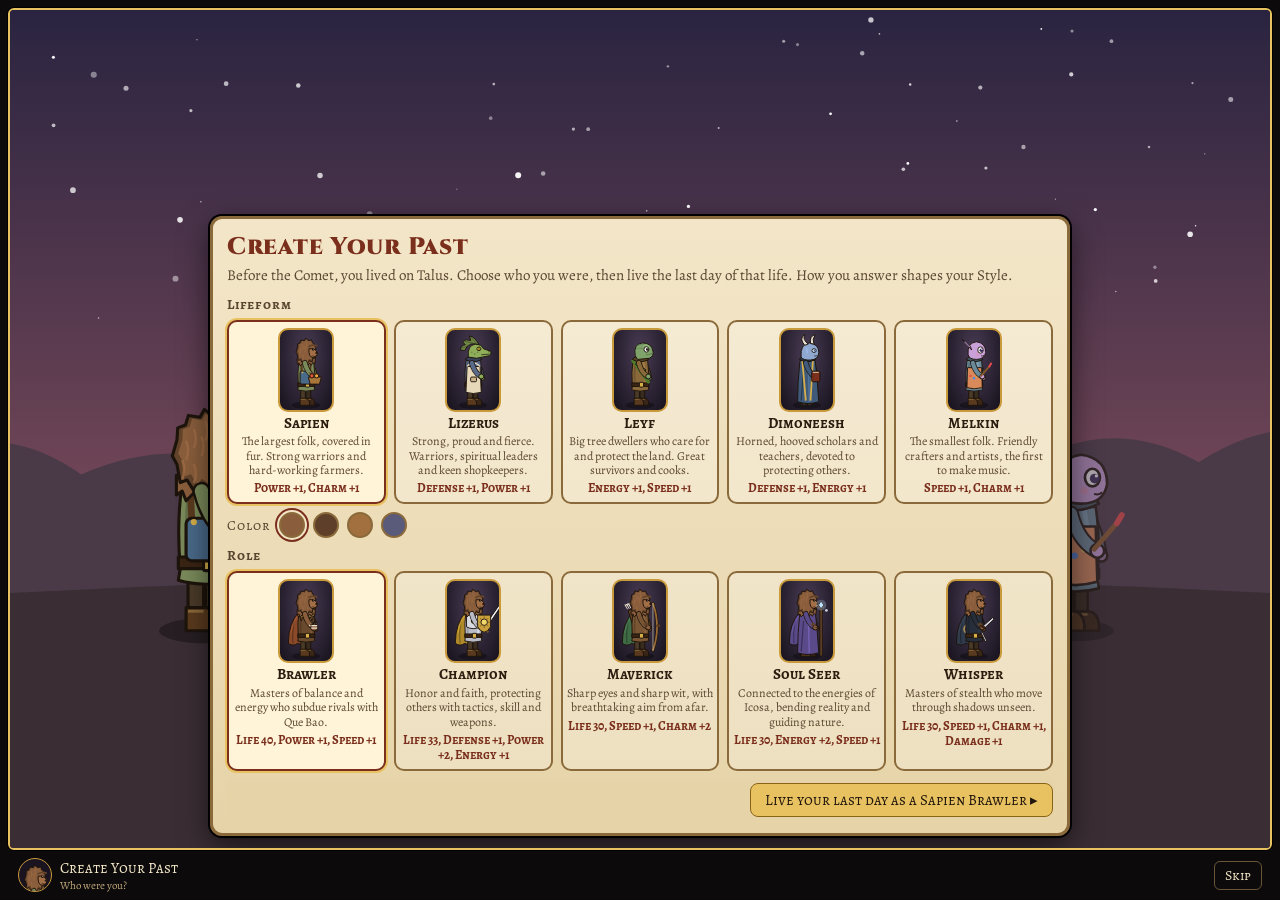
<file: tools/critquest/create-past.html>
<!doctype html>
<html lang="en">
<head>
<meta charset="utf-8">
<meta name="viewport" content="width=device-width, initial-scale=1, viewport-fit=cover">
<title>Create Your Past</title>
<link rel="preconnect" href="https://fonts.googleapis.com">
<link href="https://fonts.googleapis.com/css2?family=Cinzel:wght@500;900&family=Alegreya+SC:wght@500;700&family=Alegreya:ital,wght@0,400;0,600;1,400&display=swap" rel="stylesheet">
<style>
/* Same world as the explore screens (drawn scene, parchment window), with a thin gold border and a small bar */
:root{
  --bg:#0c0a0a; --parch:#f3e6c8; --parch2:#e6d3a8; --ink:#2b1d10; --ink2:#5a4630; --edge:#8a6a3a; --gold:#c99a3c; --gold2:#e8c260;
  --hover:#fff4d8; --accent:#7a2e1c; --stone1:#2a231d; --stone2:#17120e; --barInk:#f3e6c8;
  color-scheme:dark;
}
*{box-sizing:border-box}
html,body{margin:0;height:100%}
body{background:var(--bg);color:var(--ink);font-family:Alegreya,Georgia,serif;overflow:hidden}
.game{position:fixed;inset:0;display:flex;flex-direction:column;padding:env(safe-area-inset-top,0px) env(safe-area-inset-right,0px) 0 env(safe-area-inset-left,0px);background:var(--bg)}
.frame{position:relative;flex:1;min-height:0;margin:8px 8px 0;border:2px solid var(--gold2);border-radius:6px;box-shadow:0 0 0 1px #000,inset 0 0 30px rgba(0,0,0,.5);overflow:hidden;background:#000}
.stage{position:absolute;inset:0}
.scene{position:absolute;inset:0;opacity:0;transition:opacity .9s}
.scene.on{opacity:1}
.scene svg{position:absolute;inset:0;width:100%;height:100%;display:block}
.drift{animation:drift 22s ease-in-out infinite alternate}
@keyframes drift{from{transform:scale(1)}to{transform:scale(1.04) translate(-8px,-4px)}}
.flick{animation:flick 1.6s ease-in-out infinite}
@keyframes flick{0%,100%{opacity:.65}50%{opacity:1}}
.sway{animation:sway 3.4s ease-in-out infinite;transform-box:fill-box;transform-origin:50% 100%}
@keyframes sway{0%,100%{transform:rotate(-2deg)}50%{transform:rotate(2deg)}}
.rise{animation:rise .9s ease-out both}
@keyframes rise{from{opacity:0;transform:translateY(14px)}}
@media (prefers-reduced-motion:reduce){.drift,.flick,.sway,.rise{animation:none}.scene{transition:none}}
.plateTop{position:absolute;left:12px;top:10px;z-index:5;background:rgba(15,10,6,.72);border:1px solid var(--gold);border-radius:8px;padding:4px 12px;color:#f3e6c8;font-family:"Alegreya SC",serif;pointer-events:none}
.plateTop b{display:block;font-size:16px}.plateTop span{font-size:13px;opacity:.85}
.plateTop:empty{display:none}
/* parchment window */
.box{position:absolute;left:50%;bottom:12px;transform:translateX(-50%);width:min(860px,94%);z-index:7;background:linear-gradient(var(--parch),var(--parch2));border:3px solid var(--edge);border-radius:12px;padding:12px 14px;box-shadow:0 0 0 2px #000,0 10px 30px rgba(0,0,0,.6);max-height:calc(100% - 70px);overflow:auto}
.box[hidden]{display:none}
.head{display:flex;gap:12px;align-items:flex-start}
.portrait{flex:0 0 auto;width:64px;height:64px;border-radius:10px;border:2px solid var(--gold);background:radial-gradient(circle at 50% 40%,#3a3046,#14101a);overflow:hidden}
.portrait svg{width:100%;height:100%;display:block}
.plate{font-family:"Alegreya SC",serif;font-weight:700;font-size:17px;color:var(--accent);margin:0 0 2px}
.say{margin:0;font-size:16px;line-height:1.45}
.choices{list-style:none;margin:10px 0 0;padding:0;display:grid;gap:3px}
@media (min-width:760px){.choices{grid-template-columns:1fr 1fr;gap:4px 8px}.choices li:only-child{grid-column:1/-1}}
.choices button{width:100%;text-align:left;font:inherit;font-size:16px;color:var(--ink);background:transparent;border:1px solid transparent;border-radius:8px;padding:6px 10px;cursor:pointer;display:flex;gap:8px}
.choices button:hover,.choices button:focus-visible{background:var(--hover);border-color:var(--edge);outline:none}
.k{font-family:"Alegreya SC",serif;color:var(--ink2)}
.clue{margin:8px 0 0;font-style:italic;color:var(--ink2);border-top:1px dashed var(--edge);padding-top:6px}
/* picker */
.pick h2{font-family:"Cinzel",serif;font-weight:900;margin:0;font-size:24px;color:var(--accent);letter-spacing:.03em}
.pick .lead{margin:2px 0 10px;font-size:15px;color:var(--ink2)}
.pick h3{font-family:"Alegreya SC",serif;font-size:14px;letter-spacing:.08em;margin:8px 0 6px;color:var(--ink2)}
.cards{display:grid;grid-template-columns:repeat(5,minmax(0,1fr));gap:8px}
.card{font:inherit;color:var(--ink);background:rgba(255,255,255,.25);border:2px solid var(--edge);border-radius:10px;padding:6px 4px 7px;cursor:pointer;display:grid;justify-items:center;gap:3px;text-align:center;min-width:0}
.card:hover,.card:focus-visible{background:var(--hover);outline:none}
.card[aria-pressed="true"]{border-color:var(--accent);background:var(--hover);box-shadow:0 0 0 2px var(--gold2)}
.card .hs{width:58px;height:58px;border-radius:50%;border:2px solid var(--gold);background:radial-gradient(circle at 50% 38%,#4a3c55,#16121c);overflow:hidden}
.card .hs svg{width:100%;height:100%;display:block}
.card .fig{width:56px;height:84px;border-radius:10px;border:2px solid var(--gold);background:radial-gradient(ellipse at 50% 30%,#4a3c55,#16121c);overflow:hidden}
.card .fig svg{width:100%;height:100%;display:block}
.swatches{display:flex;align-items:center;gap:8px;margin:8px 0 0}
.swatches span{font-family:"Alegreya SC",serif;font-size:14px;color:var(--ink2);letter-spacing:.08em}
.sw{width:26px;height:26px;border-radius:50%;background:var(--c);border:2px solid var(--edge);cursor:pointer;padding:0}
.sw[aria-pressed="true"]{box-shadow:0 0 0 2px var(--parch),0 0 0 4px var(--accent)}
.sw:focus-visible{outline:2px solid var(--accent);outline-offset:3px}
.card b{font-family:"Alegreya SC",serif;font-size:15px;line-height:1.1}
.card small{font-size:12px;line-height:1.2;color:var(--ink2)}
.card .bn{font-style:normal;font-family:"Alegreya SC",serif;font-size:12.5px;line-height:1.2;color:var(--accent);font-weight:700;margin-top:auto}
.card{align-content:start}
@media (max-height:800px) and (min-height:521px){.card .fig{width:46px;height:68px}.pick .lead{margin-bottom:4px}.pick h3{margin:6px 0 4px}}
.pick .go{position:sticky;bottom:-12px;background:linear-gradient(transparent,var(--parch2) 30%);padding:8px 0 4px;margin:4px 0 0}
.nameRow{display:flex;gap:8px;align-items:center;margin:10px 0 0}
.nameRow input{flex:1;min-width:0;font:inherit;font-family:"Alegreya SC",serif;font-size:18px;color:var(--ink);background:rgba(255,255,255,.55);border:2px solid var(--edge);border-radius:8px;padding:6px 10px}
.nameRow input:focus{outline:2px solid var(--accent);outline-offset:1px}
.nameNote{margin:6px 0 0;font-size:14px;color:var(--ink2)}.nameNote.warn{color:var(--accent);font-weight:700}
.go{margin-top:10px;display:flex;gap:8px;flex-wrap:wrap;justify-content:flex-end}
.btn{font:inherit;font-family:"Alegreya SC",serif;font-size:15px;border-radius:8px;padding:6px 14px;cursor:pointer;border:1px solid #8a6416;background:var(--gold2);color:#22170d}
.btn.ghost{background:transparent;color:var(--ink)}
.btn:focus-visible{outline:2px solid var(--accent);outline-offset:2px}
/* small bar */
.bar{flex:0 0 auto;height:50px;margin:0 8px;display:flex;align-items:center;gap:12px;padding:0 10px max(0px,env(safe-area-inset-bottom,0px));color:var(--barInk);font-family:"Alegreya SC",serif}
.bar .me{display:flex;align-items:center;gap:8px;min-width:0}
.bar .mini{width:34px;height:34px;border-radius:50%;border:1px solid var(--gold);overflow:hidden;background:#1a1420;flex:0 0 auto}
.bar .mini svg{width:100%;height:100%;display:block}
.bar .me span{white-space:nowrap;overflow:hidden;text-overflow:ellipsis;font-size:15px}
.bar .me small{display:block;font-size:11px;color:#bfa77a;font-family:Alegreya,serif}
.pips{display:flex;gap:6px;margin:0 auto}
.pips i{width:9px;height:9px;border-radius:50%;border:1px solid #bfa77a}
.pips i.on{background:var(--gold2);border-color:#ffe2a0}
.bar button{font:inherit;font-size:14px;color:var(--barInk);background:transparent;border:1px solid #6b5537;border-radius:6px;padding:4px 10px;cursor:pointer}
.bar button:hover,.bar button:focus-visible{border-color:var(--gold2);outline:none}
.fade{position:absolute;inset:0;background:#fff7dc;opacity:0;pointer-events:none;transition:opacity 2.2s;z-index:8}
.fade.on{opacity:1}
@media (max-width:700px){.cards{grid-template-columns:repeat(5,minmax(0,1fr));gap:4px}.card small{display:none}.card .fig{width:48px;height:72px}.card b{font-size:11px;letter-spacing:0;overflow-wrap:anywhere}.card .bn{font-size:10.5px}}
@media (max-height:520px){
  .frame{margin:4px 4px 0}.bar{height:38px}.bar .mini{width:26px;height:26px}
  .box{padding:8px 10px;bottom:6px;max-height:calc(100% - 46px)}.portrait{width:46px;height:46px}.say{font-size:14.5px}.choices button{font-size:14.5px;padding:3px 8px}.choices{margin-top:6px;gap:0}
  .pick h2{font-size:18px}.pick .lead{display:none}.pick h3{margin:4px 0 4px}.card small{display:none}.card .fig{width:40px;height:60px}.card{padding:4px 2px}.go{margin-top:6px}
  .plateTop{display:none}.choices{grid-template-columns:1fr 1fr;gap:0 6px}.portrait{display:none}.plate{font-size:14px}.box{width:min(860px,97%)}
  .pick h2{display:none}.pick h3{font-size:12px;margin:2px 0}.card .fig{width:38px;height:56px}.sw{width:20px;height:20px}.swatches{margin-top:4px}.card b{font-size:12px}.cards{gap:4px}.go .btn{padding:4px 12px;font-size:14px}.go{position:sticky;bottom:-8px;background:var(--parch2);padding:4px 0;margin:0}
}
</style>
</head>
<body>
<div class="game">
  <div class="frame">
    <div class="stage" id="stage"></div>
    <div class="plateTop" id="plate"></div>
    <div class="box" id="box" role="dialog" aria-live="polite"></div>
    <div class="fade" id="fade"></div>
  </div>
  <div class="bar">
    <div class="me"><span class="mini" id="mini"></span><span><span id="who">Create Your Past</span><small id="where">Who were you?</small></span></div>
    <div class="pips" id="pips" aria-hidden="true"></div>
    <button type="button" id="skip">Skip</button>
  </div>
</div>
<script>
/* art helpers shared with world-intro.html / farluck-adventure.html */
const SKIN={Leyf:"#7fa36a",Sapien:"#8a5e3c",Lizerus:"#8fae5a",Melkin:"#c9a0d8",Dimoneesh:"#8fa8d0"};
const ROLE_LOOK={Maverick:"#3f6b45",Brawler:"#8a4a2a",Champion:"#b08a2a","Soul Seer":"#5a4a8a",Whisper:"#2f3a4a"};
function shade(c,f){ const n=parseInt(c.slice(1),16); let r=n>>16,g=n>>8&255,b=n&255; r=Math.min(255,Math.round(r*f)); g=Math.min(255,Math.round(g*f)); b=Math.min(255,Math.round(b*f)); return "#"+((1<<24)|(r<<16)|(g<<8)|b).toString(16).slice(1); }
const OL="#1d140c";
function heroSVG(L){
  const lf=L.lf, role=L.role, sk=L.skin, skD=shade(sk,.72), skL=shade(sk,1.18);
  const cl=L.cloak, clD=shade(cl,.62), clL=shade(cl,1.3);
  const folk=role==="Folk", robe=role==="Soul Seer"||(folk&&lf==="Dimoneesh"), hooded=role==="Whisper"||role==="Soul Seer", armored=role==="Champion", brawl=role==="Brawler";
  const tun=folk?cl:armored?"#b9bcc6":brawl?"#6a4a2c":role==="Maverick"?"#7a5634":shade(cl,.8), tunD=shade(tun,.7);
  const hoof=lf==="Dimoneesh";
  const sw=`stroke="${OL}" stroke-width="1.6" stroke-linejoin="round"`;
  const leg=(id,x,dark)=>`<g id="${id}"><path d="M${x-4} -36 L${x+4} -36 L${x+4} -8 L${x-4} -8Z" fill="${dark?shade("#4a3a28",.75):"#4a3a28"}" ${sw}/>${hoof?`<path d="M${x-5} -9 h10 l1 9 h-12z" fill="#2a2420" ${sw}/><path d="M${x} -6 v6" stroke="#5a5048" stroke-width="1"/>`:`<path d="M${x-5} -12 h9 q6 0 7 8 v4 h-16z" fill="${dark?"#3a2616":"#5a3a1e"}" ${sw}/><path d="M${x-4} -10 h8" stroke="#8a6a3a" stroke-width="1.4"/>`}</g>`;
  // head per Lifeform (faces right)
  let head;
  if(lf==="Leyf") head=`<path d="M-8 -84 Q-12 -104 4 -106 Q20 -106 22 -92 Q24 -84 16 -80 L-4 -78Z" fill="${sk}" ${sw}/>
    <path d="M10 -86 Q20 -86 22 -90" stroke="${skD}" stroke-width="1.6" fill="none"/>
    <path d="M-4 -102 q6 -3 12 0 M-6 -96 q6 -3 12 0" stroke="${skD}" stroke-width="1.2" fill="none" opacity=".7"/>
    <ellipse cx="11" cy="-95" rx="4.2" ry="4.6" fill="#fff" ${sw}/><circle cx="12.5" cy="-95" r="2.4" fill="#1b140c"/><circle cx="13.3" cy="-96" r=".8" fill="#fff"/>
    <path d="M5 -101 Q12 -104 16 -99" fill="none" stroke="${skL}" stroke-width="2" opacity=".7"/>`;
  else if(lf==="Lizerus") head=`<path d="M-8 -82 Q-10 -102 4 -104 Q14 -104 18 -96 L30 -92 Q32 -86 26 -84 L6 -80Z" fill="${sk}" ${sw}/>
    <path d="M10 -103 Q4 -116 -6 -118 L-4 -110 Q-12 -114 -18 -108 L-13 -103 Q-20 -102 -22 -94 L-14 -93 Q-12 -100 -4 -104 Q2 -106 10 -103Z" fill="${shade(sk,.78)}" ${sw}/>
    <path d="M6 -105 L-4 -116 M0 -106 L-15 -109 M-6 -103 L-20 -96" stroke="${shade(sk,.5)}" stroke-width="1.3"/>
    <path d="M14 -86 L28 -87" stroke="${OL}" stroke-width="1.2"/><circle cx="27" cy="-91" r=".9" fill="${OL}"/>
    <ellipse cx="10" cy="-96" rx="3.4" ry="3" fill="#f2d23a" ${sw}/><rect x="9.6" y="-98.4" width="1.2" height="4.8" fill="#1b140c"/>
    ${[0,1,2].map(k=>`<circle cx="${-2+k*5}" cy="${-90+k%2*3}" r="1.3" fill="${skD}"/>`).join("")}`;
  else if(lf==="Sapien"){
    const locks=(ox,oy,sc)=>{ let d=`M${ox+11*sc} ${oy-13*sc}`; const pts=[[16,-6],[14,4],[17,12],[10,10],[11,20],[4,14],[2,24],[-4,16],[-8,24],[-11,14],[-17,18],[-16,6],[-20,2],[-16,-6],[-18,-14],[-12,-14],[-12,-22],[-4,-18],[-2,-26],[4,-18],[10,-22],[10,-14]];
      pts.forEach(([x,y])=>{ const a=Math.atan2(y,x), bx=Math.cos(a)*15, by=Math.sin(a)*17; x=bx+(x-bx)*.45; y=by+(y-by)*.45; d+=` L${(ox+x*sc).toFixed(1)} ${(oy+y*sc).toFixed(1)}`; }); return d+"Z"; };
    head=`<path d="${locks(1,-92,1.05)}" fill="${skD}" ${sw}/><path d="${locks(1.5,-93,.9)}" fill="${sk}"/>
    <path d="M5 -96 Q15 -98 19 -90 Q20 -82 12 -81 Q4 -82 5 -96Z" fill="${skL}" ${sw}/>
    <path d="M5 -100 q7 -4 13 -1" stroke="${skD}" stroke-width="3" stroke-linecap="round" fill="none"/>
    <circle cx="12" cy="-95" r="2" fill="#1b140c"/><circle cx="12.6" cy="-95.6" r=".7" fill="#fff"/>
    <ellipse cx="18" cy="-89" rx="2.4" ry="1.8" fill="#2a1a10"/><path d="M11 -84 q4 2 7 0" stroke="${OL}" stroke-width="1.3" fill="none"/>
    ${[[-10,-98],[-6,-104],[0,-108],[-12,-88],[-6,-86],[-2,-100],[2,-78],[-4,-76]].map(([x,y])=>`<path d="M${x} ${y} q2 5 0 10" stroke="${skL}" stroke-width="1.3" fill="none" opacity=".75"/>`).join("")}`; }
  else if(lf==="Melkin") head=`<path d="M-10 -86 Q-12 -106 4 -108 Q20 -106 20 -90 Q18 -78 4 -78 Q-8 -78 -10 -86Z" fill="${sk}" ${sw}/>
    <path d="M-6 -100 L-20 -112 L-4 -94Z" fill="${sk}" ${sw}/><path d="M-8 -100 L-16 -108" stroke="${skD}" stroke-width="2"/>
    <ellipse cx="11" cy="-94" rx="4.6" ry="5.4" fill="#fff" ${sw}/><circle cx="12.4" cy="-93.4" r="3" fill="#3a2a5a"/><circle cx="13.4" cy="-95" r="1" fill="#fff"/>
    <path d="M12 -84 q3 1 5 -1" stroke="${OL}" stroke-width="1.2" fill="none"/><circle cx="6" cy="-86" r="2.4" fill="#e88aa8" opacity=".5"/>`;
  else head=`<path d="M-10 -82 Q-12 -104 4 -106 Q20 -104 20 -90 Q20 -78 6 -77 Q-6 -76 -10 -82Z" fill="${sk}" ${sw}/>
    <path d="M-4 -102 Q-14 -114 -4 -120 Q-8 -112 2 -104Z" fill="#e8e0d0" ${sw}/><path d="M6 -105 Q4 -118 14 -120 Q8 -112 12 -104Z" fill="#e8e0d0" ${sw}/>
    <ellipse cx="12" cy="-93" rx="3.6" ry="3.2" fill="#e8f4ff" ${sw}/><circle cx="13" cy="-93" r="1.8" fill="#4a6aa8"/>
    <path d="M12 -84 q4 1 6 -1" stroke="${OL}" stroke-width="1.2" fill="none"/><path d="M-2 -98 q4 4 2 10" stroke="${skL}" stroke-width="2" fill="none" opacity=".6"/>`;
  const hood="";
  const mask="";
  const tail="";
  // body
  const cape=`<path d="M-12 -76 Q-30 -56 -30 -22 Q-22 -16 -14 -22 Q-10 -18 -4 -24 L4 -74Z" fill="${cl}" ${sw}/>
    <path d="M-20 -60 Q-24 -40 -22 -22 M-12 -58 Q-14 -40 -12 -24" stroke="${clD}" stroke-width="2" fill="none" opacity=".8"/>
    <path d="M-10 -74 Q-22 -60 -26 -40" stroke="${clL}" stroke-width="2" fill="none" opacity=".6"/>`;
  const folkWear=!folk?"":lf==="Sapien"?`<path d="M-8 -76 L-6 -36 M8 -76 L6 -36" stroke="#5a3a1e" stroke-width="3.5"/><rect x="-10" y="-58" width="20" height="22" rx="3" fill="#4a6a8a" ${sw}/><circle cx="-6" cy="-56" r="1.6" fill="#d8b04a"/><circle cx="6" cy="-56" r="1.6" fill="#d8b04a"/>`:lf==="Lizerus"?`<path d="M-10 -66 L12 -66 L14 -22 Q0 -18 -12 -22Z" fill="#e6d8b8" ${sw}/><path d="M-10 -66 Q0 -78 12 -66" stroke="#e6d8b8" stroke-width="2" fill="none"/><rect x="-4" y="-48" width="10" height="8" rx="2" fill="#c9b48a" ${sw}/>`:lf==="Leyf"?`<path d="M-12 -76 L14 -40" stroke="#4f7a2a" stroke-width="6" stroke-linecap="round"/>${[0,1,2].map(k=>`<path d="M${-8+k*8} ${-70+k*10} q6 -6 10 0 q-4 6 -10 0Z" fill="#7aaa3a" ${sw}/>`).join("")}`:lf==="Melkin"?`<path d="M-11 -64 L13 -64 L14 -30 Q0 -26 -12 -30Z" fill="#d88a5a" ${sw}/>${["#e84a4a","#4a8ae8","#e8c24a"].map((c,k)=>`<circle cx="${-6+k*6}" cy="${-50+k%2*4}" r="2" fill="${c}"/>`).join("")}`:`<path d="M-8 -76 L-2 -8 M10 -76 L6 -8" stroke="#d8b04a" stroke-width="3"/>`;
  const capeOut=folk?"":cape;
  const torso=robe?`<path d="M-12 -76 L14 -76 Q18 -40 20 -6 Q2 0 -16 -6 Q-16 -40 -12 -76Z" fill="${cl}" ${sw}/><path d="M2 -74 L4 -6" stroke="${clL}" stroke-width="2.5"/><path d="M-6 -60 Q-8 -30 -10 -8" stroke="${clD}" stroke-width="2" fill="none"/>`
    :`<path d="M-12 -76 L13 -76 Q16 -56 14 -32 L15 -26 Q0 -22 -14 -26 L-13 -32 Q-15 -56 -12 -76Z" fill="${tun}" ${sw}/>
    <path d="M6 -74 Q10 -54 9 -34" stroke="${shade(tun,1.3)}" stroke-width="3" fill="none" opacity=".6"/><path d="M-8 -72 Q-10 -52 -9 -34" stroke="${tunD}" stroke-width="3" fill="none" opacity=".6"/>
    ${armored?`<path d="M-11 -74 Q2 -66 13 -74 L12 -50 Q0 -44 -11 -50Z" fill="#d8dae2" ${sw}/><circle cx="1" cy="-60" r="4" fill="#e8b83a" ${sw}/>`:""}
    ${brawl?`<path d="M-14 -78 Q0 -70 16 -78 L14 -68 Q0 -62 -14 -68Z" fill="#8a6a3a" ${sw}/>${[-10,-4,2,8].map(x=>`<path d="M${x} -66 l2 6 l2 -6" fill="#8a6a3a" ${sw}/>`).join("")}`:""}
    <rect x="-14" y="-38" width="29" height="6" fill="#3a2414" ${sw}/><rect x="-1" y="-39" width="7" height="8" rx="1" fill="#d8b04a" ${sw}/>`;
  const furMantle=lf==="Sapien"?`<path d="M-15 -80 L-15 -70 L-12 -72 L-10 -67 L-6 -71 L-3 -66 L0 -71 L3 -67 L6 -72 L9 -68 L12 -73 L15 -70 L16 -80 Q0 -86 -15 -80Z" fill="${sk}" ${sw}/>`:"";
  const collar=lf==="Sapien"?furMantle:`<path d="M-13 -78 Q0 -70 15 -78 Q12 -84 0 -82 Q-10 -84 -13 -78Z" fill="${clD}" ${sw}/>`;
  const armBack=`<path d="M8 -72 Q14 -60 16 -48" stroke="${OL}" stroke-width="8.5" stroke-linecap="round" fill="none"/><path d="M8 -72 Q14 -60 16 -48" stroke="${shade(robe?cl:tun,.7)}" stroke-width="6" stroke-linecap="round" fill="none"/><circle cx="16.5" cy="-46" r="3.6" fill="${skD}" ${sw}/>`;
  const armFront=`<path d="M-2 -72 Q2 -56 12 -50" stroke="${OL}" stroke-width="9.5" stroke-linecap="round" fill="none"/><path d="M-2 -72 Q2 -56 12 -50" stroke="${robe?cl:brawl?sk:tun}" stroke-width="7" stroke-linecap="round" fill="none"/>${brawl?`<path d="M6 -54 l6 3" stroke="#e8e0cc" stroke-width="5"/>`:""}<circle cx="14" cy="-49" r="4.2" fill="${sk}" ${sw}/>${lf==="Sapien"?`<path d="M6 -56 l3 4 l1 -5 l3 5 l1 -4" stroke="${skD}" stroke-width="2" fill="none" stroke-linejoin="round"/>`:""}`;
  // role props, drawn in hand at (14,-49)
  let back="", front="";
  if(role==="Maverick"){ back=`<rect x="-16" y="-80" width="8" height="30" rx="2" fill="#6a4426" ${sw} transform="rotate(-18 -12 -65)"/>${[0,1,2].map(k=>`<path d="M${-16+k*3} -82 l-2 -9 M${-16+k*3} -91 l-2 3 m2 -3 l2 3" stroke="#e8e0cc" stroke-width="1.4" transform="rotate(-18 -12 -65)"/>`).join("")}`;
    front=`<path d="M22 -90 Q36 -50 22 -10" fill="none" stroke="${OL}" stroke-width="5" stroke-linecap="round"/><path d="M22 -90 Q36 -50 22 -10" fill="none" stroke="#9a6a34" stroke-width="3" stroke-linecap="round"/><line x1="22" y1="-90" x2="22" y2="-10" stroke="#efe6cc" stroke-width="1"/><path d="M28 -52 h6" stroke="#5a3a1e" stroke-width="4"/>`; }
  else if(role==="Champion"){ back=`<path d="M19 -50 L44 -86 L47 -84 L22 -47Z" fill="#e6e8f0" ${sw}/><path d="M21 -51 L45 -85" stroke="#fff" stroke-width="1"/><path d="M13 -52 L25 -42" stroke="#7a5a2a" stroke-width="4" stroke-linecap="round"/><circle cx="16" cy="-48" r="3" fill="${skD}" ${sw}/><circle cx="12" cy="-53" r="2.2" fill="#d8b04a" ${sw}/>`;
    front=`<path d="M8 -70 h22 v20 q-11 18 -22 0z" fill="#c9a03c" ${sw}/><circle cx="19" cy="-58" r="5.5" fill="#f2d86a" ${sw}/>${[0,45,90,135,180,225,270,315].map(a=>`<path d="M${(19+Math.cos(a*Math.PI/180)*6).toFixed(1)} ${(-58+Math.sin(a*Math.PI/180)*6).toFixed(1)} l${(Math.cos(a*Math.PI/180)*4).toFixed(1)} ${(Math.sin(a*Math.PI/180)*4).toFixed(1)}" stroke="#7a5a22" stroke-width="1.3"/>`).join("")}<path d="M10 -68 v14" stroke="#e8c868" stroke-width="1.5" opacity=".7"/>`; }
  else if(role==="Soul Seer"){ front=`<rect x="22" y="-82" width="4" height="82" rx="2" fill="#6b4a2a" ${sw}/><path d="M20 -82 q4 -6 8 0" fill="none" stroke="#6b4a2a" stroke-width="2.5"/><path d="M24 -94 l4.5 7 l-4.5 6 l-4.5 -6z" fill="#bfe4ff" ${sw}/><circle cx="24" cy="-87" r="9" fill="#bfe4ff" opacity=".25"/><circle cx="33" cy="-78" r="2.4" fill="#e8f6ff" opacity=".8"/><path d="M14 -49 L22 -50" stroke="${OL}" stroke-width="1"/>`; }
  else if(folk){ front=lf==="Dimoneesh"?`<rect x="8" y="-58" width="14" height="18" rx="2" fill="#7a2e1c" ${sw}/><path d="M10 -56 h10" stroke="#e8d8a8" stroke-width="1.5"/>`:lf==="Melkin"?`<path d="M12 -50 L26 -66" stroke="#8a5a2a" stroke-width="3" stroke-linecap="round"/><path d="M26 -66 l3 -5" stroke="#e84a4a" stroke-width="3.5" stroke-linecap="round"/>`:lf==="Sapien"?`<path d="M4 -48 h22 l-3 12 h-16z" fill="#a8763a" ${sw}/><circle cx="10" cy="-50" r="3.5" fill="#e85a3a" ${sw}/><circle cx="18" cy="-50" r="3.5" fill="#f2a63a" ${sw}/>`:""; }
  else if(role==="Whisper"){ back=`<path d="M-14 -40 q-6 -6 0 -12 q6 -6 12 0" fill="none" stroke="#a88a5a" stroke-width="3"/>`;
    front=`<path d="M16 -52 L32 -66 L34 -63 L19 -49Z" fill="#d8dae4" ${sw}/><path d="M12 -52 l6 4" stroke="#3a2414" stroke-width="4"/><path d="M14 -42 L22 -26 L19 -25 L12 -40Z" fill="#c8cad4" ${sw}/>`; }
  else { front=`<circle cx="14" cy="-49" r="6" fill="${sk}" ${sw}/><path d="M9 -52 h10 M9 -48 h10" stroke="#e8e0cc" stroke-width="2"/>${[0,1,2].map(k=>`<path d="M${11+k*3} -55 l1 -4 l1 4" fill="#c8c8d0" ${sw}/>`).join("")}`; }
  return `<g id="heroInner"><g transform="scale(${L.size})">
   <ellipse cx="0" cy="0" rx="24" ry="6.5" fill="rgba(0,0,0,.35)"/>
   ${capeOut}${tail}${back}${armBack}
   <g id="legs">${leg("legR",4,true)}${leg("legL",-5,false)}</g>
   ${torso}${folkWear}${collar}${hood}${head}${mask}${armFront}${front}
  </g></g>`;
}
function rnd(seed){ let a=seed>>>0; return ()=>{ a|=0; a=a+0x6D2B79F5|0; let t=Math.imul(a^a>>>15,1|a); t=t+Math.imul(t^t>>>7,61|t)^t; return ((t^t>>>14)>>>0)/4294967296; }; }
function stars(seed,n,y1){ const r=rnd(seed); let g=""; for(let i=0;i<n;i++){ const x=r()*960,y=r()*(y1||540),s=r()*1.6+.4; g+=`<circle cx="${x.toFixed(1)}" cy="${y.toFixed(1)}" r="${s.toFixed(2)}" fill="#fff" ${r()<.3?`class="tw" style="animation-delay:${(r()*3).toFixed(2)}s"`:""} opacity="${(.4+r()*.6).toFixed(2)}"/>`; } return g; }
function hillsP(y,amp,seed){ const r=rnd(seed); let d=`M0 ${y}`; for(let x=0;x<=960;x+=120) d+=` Q${x+60} ${y-amp*r()} ${x+120} ${y-amp*.3*r()}`; return d+" V540 H0Z"; }
function redCloak(x,y,s,face){ return `<g transform="translate(${x} ${y}) scale(${face*s} ${s})"><ellipse cx="0" cy="0" rx="20" ry="5" fill="#000" opacity=".35"/><path d="M-16 0 Q-20 -60 -4 -96 Q8 -104 16 -92 Q22 -60 18 0Z" fill="#7a1410" stroke="#1d0806" stroke-width="2"/><path d="M-4 -96 Q8 -104 16 -92 Q14 -80 4 -80 Q-4 -82 -4 -96Z" fill="#1a0a08"/><circle cx="9" cy="-88" r="1.6" fill="#ff5a3a" class="flick"/><path d="M-10 -60 Q-12 -30 -10 0 M6 -70 Q8 -36 8 0" stroke="#4a0c08" stroke-width="2" fill="none"/></g>`; }
const $=id=>document.getElementById(id);
const EMBED=parent!==window;
let CFG={}; try{ CFG=JSON.parse(decodeURIComponent(location.hash.slice(1)))||{}; }catch(e){}

/* ---------- people of Talus (same lines as the castle's Create Your Past) */
const LIFEFORMS={
  Sapien:{t:"The largest folk, covered in fur. Strong warriors and hard-working farmers.",b:"Power +1, Charm +1",line:"You keep your footing while everyone else stumbles."},
  Lizerus:{t:"Strong, proud and fierce. Warriors, spiritual leaders and keen shopkeepers.",b:"Defense +1, Power +1",line:"You feel the heat in the stone before anyone else does."},
  Leyf:{t:"Big tree dwellers who care for and protect the land. Great survivors and cooks.",b:"Energy +1, Speed +1",line:"You hop up onto a ledge for a better look."},
  Dimoneesh:{t:"Horned, hooved scholars and teachers, devoted to protecting others.",b:"Defense +1, Energy +1",line:"You sense the calm drain out of the air."},
  Melkin:{t:"The smallest folk. Friendly crafters and artists, the first to make music.",b:"Speed +1, Charm +1",line:"You squeeze through a gap no one else could fit through."}};
const ROLES={Brawler:{t:"Masters of balance and energy who subdue rivals with Que Bao.",life:40},Champion:{t:"Honor and faith, protecting others with tactics, skill and weapons.",life:33},Maverick:{t:"Sharp eyes and sharp wit, with breathtaking aim from afar.",life:30},"Soul Seer":{t:"Connected to the energies of Icosa, bending reality and guiding nature.",life:30},Whisper:{t:"Masters of stealth who move through shadows unseen.",life:30}};
/* Role bonuses, same numbers as the battle pages (farluck-battle ROLES) */
const ROLE_BONUS={"Brawler": "Power +1, Speed +1", "Champion": "Defense +1, Power +2, Energy +1", "Maverick": "Speed +1, Charm +2", "Soul Seer": "Energy +2, Speed +1", "Whisper": "Speed +1, Charm +1, Damage +1"};
/* everyday look per Lifeform (N8 2026-11-13): 4 pigmented colors each, plus regular clothes */
const LF_COLORS={Sapien:["#8a5e3c","#5e3f2a","#a2703f","#5a5a7a"],Lizerus:["#8fae5a","#5f8a4a","#b0884a","#7a6aa8"],Leyf:["#7fa36a","#5f7f4a","#8a7a4a","#4f8a7a"],Dimoneesh:["#8fa8d0","#5a6a8a","#4a7a6a","#3e3a4e"],Melkin:["#c9a0d8","#c9a04a","#8a6a4a","#5a3e4a"]};
const FOLK_CLOTH={Sapien:"#7a8a5a",Lizerus:"#5a6a8a",Leyf:"#8a6a3a",Dimoneesh:"#3f5a7a",Melkin:"#6a8a9a"};
const look=(lf,role,skin)=>({lf,role,skin:skin||SKIN[lf],cloak:role==="Folk"?FOLK_CLOTH[lf]:ROLE_LOOK[role],size:1});
function headShot(lf,role,bust,skin){ const vb=bust?(lf==="Lizerus"?"-38 -128 84 84":"-42 -128 84 84"):(lf==="Lizerus"?"-24 -124 60 60":"-26 -124 52 52"); return `<svg viewBox="${vb}" aria-hidden="true">${heroSVG(look(lf,role,skin))}</svg>`; }
function figure(lf,role,skin){ return `<svg viewBox="-44 -128 88 136" aria-hidden="true">${heroSVG(look(lf,role,skin))}</svg>`; }

/* ---------- Role intros (copied from the castle, design doc tab "Role intros") */
const V=(a,b,c,d,go)=>[{t:a,vote:"Serious",go},{t:b,vote:"Silly",go},{t:c,vote:"Shy",go},{t:d,vote:"Smug",go}];
const PAST={
  Brawler1:{t:"Dawn in the Hinon training yard. You teach a row of children the first Que Bao stance: soft knees, open hands, steady breath.",c:V("Show the stance slowly, one part at a time.","Wobble on purpose until they giggle.","Show it without words and let them copy.","\u201cWatch the master.\u201d","Brawler2")},
  Brawler2:{t:"Three figures in dark red cloaks cross the yard toward the old well. As they pass, its stones glow and a cold fog spills out. The children freeze.",c:V("\u201cBehind me, everyone. Stay together.\u201d","\u201cNew lesson! It's called Running Away!\u201d","Gather them close and walk them to the gate.","\u201cClass, watch how a master handles fog.\u201d","Brawler3")},
  Brawler3:{t:"Your eldest student copies your stance and steps toward the cloaks to protect the others.",c:V("Kneel to their level. \u201cBrave is also knowing when to go. Lead them out.\u201d","\u201cGreat form! Terrible timing! Gate, please!\u201d","Squeeze their shoulder and point to the gate for them to lead the others away.","\u201cLeave the scary part to the master.\u201d","BrawlerEnd")},
  BrawlerEnd:{t:"Your student leads the little ones out the gate, holding hands in a line. You turn to face the fog in the stance you taught them, and it softens into warm, golden light...",clue:"From your past life: red cloaks went to the old well at dawn."},
  Champion1:{t:"Night watch at the mayor's manor in Hinon. While checking the perimeter, you notice the cellar door is slightly ajar and the lock is busted on the ground.",c:V("Draw your blade and step inside, shield first.","\u201cSomebody forgot their key. Better help them find it.\u201d","Pocket the broken lock and creep down the steps.","\u201cBreaking into the mayor's manor? On my watch?\u201d Kick the door wide open. Let them hear you coming.","Champion2")},
  Champion2:{t:"Behind a disturbed grain shelf is a hidden stair that leads down to a small library and an empty lectern, as if a book was just taken. Three figures in dark red cloaks are leaving through a wall that glows like lava.",c:V("Raise your shield. \u201cTurn around, slowly. Come with me the easy way, or the hard way...\u201d","\u201cExcuse me, you forgot to sign that book out! Now you go to jail.\u201d","Stay in the shadows and follow them.","\u201cThree of you? Hardly fair. For you.\u201d Slam your sword and shield together to taunt them.","Champion3")},
  Champion3:{t:"One cloak trips on the stair and is left behind. It looks up at you, defiant, as the glowing wall starts to close.",c:V("Offer your hand. \u201cCome with me. No one has to be hurt.\u201d","\u201cThat's what you get for running in a library.\u201d Then try to help them up.","Say nothing. Just hold out your hand.","Sheathe your sword. \u201cYou're not worth a fight. They left you, now come with me.\u201d","ChampionEnd")},
  ChampionEnd:{t:"The figure looks at you, then back at the glowing wall. As it reaches for you, their eyes glow red and a fireball engulfs you, but the heat melts into soft golden light...",clue:"From your past life: the red cloaks stole a book from a hidden library under the mayor's manor."},
  Maverick1:{t:"Evening at the edge of the forest above Farluck Farm. You're bringing a farm's strayed sheep home at dusk. Two found, one lamb still missing.",c:V("A job half done isn't done. Find the last one.","\u201cBaa-ck home soon, girls. Get it? Baa-ck?\u201d","Leave the sheep at the farm gate later, and slip off before anyone thanks you.","Lucky for them, the best tracker on the hill took the job.","Maverick2")},
  Maverick2:{t:"Little hoofprints lead east into the rocks, beside boot prints and the drag of long cloaks. There! The lamb, nibbling grass by a big red rock, and the rock face glows red and melts away! The lamb bolts, right into a snare hidden in the grass.",c:V("Cut it free. Quick and clean.","\u201cShh, shh. You're much too fluffy for this.\u201d","Kneel, and hum low until it stops shaking.","\u201cHold still. I'm extremely good at this.\u201d","Maverick3")},
  Maverick3:{t:"The lamb is free but frozen with fear. Figures in dark red cloaks step out of the glowing tunnel and turn toward the lamb, and toward you.",c:V("Send the lamb running home, then loose a shot into the stone above the cloaks.","\u201cOver here, red cloaks! Bet you can't catch me!\u201d","Tuck the lamb into the ferns, nudge it downhill, and stay behind so it can slip away.","Shoot the rock above them. One arrow, perfect. Obviously.","MaverickEnd")},
  MaverickEnd:{t:"The lamb runs down the hill toward the farm. The rock face crumbles in a rush of red dust, and the forest goes quiet and golden around you. It doesn't hurt. A light grows, warm as a hearth...",clue:"From your past life: boot prints and dragging cloaks led to a red rock above Farluck Farm."},
  "Soul Seer1":{t:"Market day in Hinon. You sell teas, salves and remedies from a small stall, and everyone wants advice with their purchase.",c:V("Ask each customer what's wrong before selling anything, then label every pouch clearly and explain the dose.","\u201cThis one cures hiccups. This one causes them. Don't mix them up.\u201d","Hand over the right pouch with a small smile.","\u201cBest remedies in Hinon. Ask anyone.\u201d","Soul Seer2")},
  "Soul Seer2":{t:"A stranger in a dark red cloak asks for all your sleeproot and won't say what's wrong. They pay with one heavy black coin stamped with a red dragon. The moment it touches your palm, you see it: a valley on fire, a huge shadow with wings, and rows of sleeping people who do not wake. Then the market is back, and the stranger is watching you.",c:V("Close your hand on the sleeproot. \u201cI can't sell you this. Who is it for?\u201d","\u201cDo you have anything smaller? And less cursed?\u201d","Slide the coin back across the table and shake your head.","Flip the coin back to them. \u201cI only take real money.\u201d","Soul Seer3")},
  "Soul Seer3":{t:"The stranger takes the sleeproot and leaves the coin on your table. Before you can hide it, the baker's child picks it up to look. Their eyes go wide and blank, and they start walking toward the lane where the stranger went, as if pulled on a string.",c:V("Kneel in front of them and call their name until they hear you. Take the coin out of their hand and hold it yourself.","\u201cFinders keepers doesn't count for cursed things!\u201d Grab the coin.","Walk beside them, a hand on their shoulder, steering them back. Gently open their fingers and slip the coin away.","\u201cThat's mine, little one. I handle the scary ones.\u201d Pluck the coin away.","Soul SeerEnd")},
  "Soul SeerEnd":{t:"The child blinks, yawns and runs home for supper. Now the pull is on you. Your feet carry you down the lane toward a wall that glows red, and the coin's heat becomes a soft golden light...",clue:"From your past life: the red cloaks bought all of the sleeproot in Hinon."},
  Whisper1:{t:"You run small errands in the Umatu night market for stallholders who trust your quick feet. Tonight it's a covered basket for the spice seller at the far end, and you were told not to peek.",c:V("Carry it straight there. A job is a job.","Sniff it thoroughly. That's not peeking.","Deliver it without being seen at all.","\u201cFastest delivery in Umatu. Time me.\u201d","Whisper2")},
  Whisper2:{t:"The old noodle seller, who has fed you since you were small, is not at her stall. Her pot is boiling over, her coin box is untouched, and one red thread is caught on the counter.",c:V("Take the pot off the fire and follow the trail of spilled broth into the alley.","\u201cShe would never leave noodles. Something is very wrong.\u201d Eat one noodle for strength, then investigate.","Pocket the red thread and search the alleys quietly.","\u201cNobody takes my noodle lady. One thread? That's all the clue I need.\u201d","Whisper3")},
  Whisper3:{t:"In the alley behind the market, a stone wall glows red and people are being walked through it, half asleep. The noodle seller is next in line. Two cloaks guard the way.",c:V("Step out of the shadows, daggers drawn. \u201cLet her go. Now.\u201d","\u201cEvening! Is this the line for noodles? No? Then give me back my noodle lady.\u201d","Appear behind the guards without a sound and lay a blade flat on one's shoulder.","\u201cTwo of you? I'll go easy.\u201d Spin your daggers.","WhisperEnd")},
  WhisperEnd:{t:"You are faster than both of them, but not faster than the wall. As she runs free, it flares and reaches for you instead. The last thing you see is a cloak falling back, and under it a pair of eyes that glow red. Then everything is soft and golden...",clue:"From your past life: red cloaks walked sleeping people through a glowing wall behind the Umatu night market."}
};
const INTRO_TITLE={Brawler:["Dawn Lessons","Hinon"],Champion:["The Empty Lectern","Hinon"],Maverick:["The Last Lamb","The forest above Farluck Farm"],"Soul Seer":["The Herb Stall","Hinon market"],Whisper:["The Night Market","Umatu"]};

/* ---------- drawn scenery */
function sky(id,a,b,c){ return `<defs><linearGradient id="${id}" x1="0" y1="0" x2="0" y2="1"><stop offset="0" stop-color="${a}"/><stop offset=".65" stop-color="${b}"/><stop offset="1" stop-color="${c}"/></linearGradient>
  <radialGradient id="lava" cx=".5" cy=".5" r=".6"><stop offset="0" stop-color="#ffd26a"/><stop offset=".45" stop-color="#ff5a1a"/><stop offset="1" stop-color="#7a1008" stop-opacity="0"/></radialGradient>
  <radialGradient id="gold" cx=".35" cy=".55" r=".8"><stop offset="0" stop-color="#fffbe8"/><stop offset=".4" stop-color="#ffe6a0" stop-opacity=".85"/><stop offset="1" stop-color="#e8b85a" stop-opacity="0"/></radialGradient></defs><rect width="960" height="540" fill="url(#${id})"/>`; }
function tree(x,y,s,c,wilt){ return `<g transform="translate(${x} ${y}) scale(${s})"><ellipse cx="6" cy="2" rx="40" ry="8" fill="#000" opacity=".22"/><path d="M-7 0 Q-5 -50 -9 -80 L9 -80 Q5 -50 7 0Z" fill="#5b4026" stroke="${OL}" stroke-width="2"/>
  <g ${wilt?'transform="rotate(8)"':''}><circle cx="0" cy="-110" r="44" fill="${c}" stroke="${OL}" stroke-width="2"/><circle cx="-30" cy="-88" r="28" fill="${shade(c,.85)}" stroke="${OL}" stroke-width="2"/><circle cx="30" cy="-90" r="30" fill="${shade(c,1.1)}" stroke="${OL}" stroke-width="2"/></g></g>`; }
function redWall(x,y,w,h,heat){ return `<g><rect x="${x}" y="${y}" width="${w}" height="${h}" rx="8" fill="#5a4a44" stroke="${OL}" stroke-width="2"/>
  ${[0,1,2].map(i=>`<path d="M${x+6} ${y+18+i*h/3} h${w-12}" stroke="#3a2e2a" stroke-width="2"/>`).join("")}
  <ellipse cx="${x+w/2}" cy="${y+h/2}" rx="${w*.42*heat}" ry="${h*.46*heat}" fill="url(#lava)" class="flick"/>
  ${heat>.6?`<path d="M${x+w*.3} ${y+h} q4 16 0 26 M${x+w*.6} ${y+h} q-4 12 0 20" stroke="#ff6a2a" stroke-width="4" stroke-linecap="round" class="flick"/>`:""}</g>`; }
function fearWave(x,y,s){ return `<g transform="translate(${x} ${y}) scale(${s})"><g class="sway"><path d="M0 0 Q30 -90 120 -120 Q90 -70 140 -50 Q100 -40 120 0Z" fill="#2a1a3a" opacity=".82"/><path d="M20 -10 Q50 -80 110 -105" stroke="#7a5aa8" stroke-width="3" fill="none" opacity=".7"/></g></g>`; }
function geev(x,y,f,caught){ return `<g transform="translate(${x} ${y}) scale(${f} 1)"><ellipse cx="0" cy="2" rx="26" ry="5" fill="#000" opacity=".25"/>
  <path d="M-24 -30 Q-26 -46 -6 -46 L18 -46 Q30 -48 30 -34 L28 -26 Q10 -22 -20 -24Z" fill="#a8764a" stroke="${OL}" stroke-width="2"/>
  <path d="M-18 -26 L-20 0 M-10 -24 L-8 0 M14 -26 L12 0 M22 -28 L24 0" stroke="${OL}" stroke-width="3.5"/><path d="M24 -44 Q34 -66 42 -60 L38 -48Z" fill="#a8764a" stroke="${OL}" stroke-width="2"/>
  <path d="M36 -62 l-4 -12 m4 12 l6 -10" stroke="#e8dcc0" stroke-width="2.5"/><circle cx="37" cy="-54" r="1.6" fill="${OL}"/><path d="M-24 -34 q-8 -4 -6 -12" stroke="#e8dcc0" stroke-width="4" stroke-linecap="round"/>
  ${caught?`<path d="M-24 -4 Q-40 6 -56 -2" stroke="#c9b48a" stroke-width="2.5" fill="none"/><circle cx="-20" cy="-3" r="5" fill="none" stroke="#c9b48a" stroke-width="2.5"/>`:""}</g>`; }
function woolly(x,y,f,sc,caught){ /* Talus sheep: cream wool, dark face, little curled horns */ return `<g transform="translate(${x} ${y}) scale(${f*sc} ${sc})"><ellipse cx="0" cy="2" rx="26" ry="5" fill="#000" opacity=".25"/>
  <path d="M-16 -16 V0 M-6 -14 V0 M8 -14 V0 M16 -16 V0" stroke="#3a2a1e" stroke-width="4" stroke-linecap="round"/>
  ${[[-14,-26,13],[0,-31,15],[14,-26,12],[-4,-20,12],[8,-19,11]].map(([cx,cy,r])=>`<circle cx="${cx}" cy="${cy}" r="${r}" fill="#efe2c4" stroke="${OL}" stroke-width="1.6"/>`).join("")}
  <ellipse cx="26" cy="-32" rx="9" ry="8" fill="#4a3a2e" stroke="${OL}" stroke-width="1.6"/><path d="M22 -40 q-6 -6 -1 -10 q5 -1 4 5" fill="none" stroke="#c9a46a" stroke-width="2.5" stroke-linecap="round"/>
  <circle cx="29" cy="-34" r="1.5" fill="#fff"/><path d="M19 -30 l-6 3" stroke="${OL}" stroke-width="2" stroke-linecap="round"/>
  ${caught?`<path d="M14 -2 Q30 8 46 0" stroke="#c9b48a" stroke-width="2.5" fill="none"/><circle cx="16" cy="-3" r="5" fill="none" stroke="#c9b48a" stroke-width="2.5"/>`:""}</g>`; }
function vole(x,y){ return `<g transform="translate(${x} ${y})"><ellipse cx="0" cy="-6" rx="10" ry="7" fill="#7a5a3a" stroke="${OL}" stroke-width="1.5"/><circle cx="7" cy="-9" r="1.2" fill="${OL}"/><path d="M-9 -4 q-8 2 -10 -2" stroke="${OL}" stroke-width="1.5" fill="none"/></g>`; }
function lantern(x,y){ return `<g transform="translate(${x} ${y})"><path d="M0 -30 V-8" stroke="#2a1a10" stroke-width="2"/><circle cx="0" cy="8" r="26" fill="#ffb84a" opacity=".18" class="flick"/><rect x="-9" y="-8" width="18" height="24" rx="6" fill="#e8742a" stroke="#3a1a0a" stroke-width="2"/><rect x="-5" y="-3" width="10" height="14" rx="3" fill="#ffd27a" class="flick"/></g>`; }
function building(x,y,w,h,c,roof){ return `<g><rect x="${x}" y="${y}" width="${w}" height="${h}" fill="${c}" stroke="${OL}" stroke-width="2"/><path d="M${x-10} ${y} L${x+w/2} ${y-roof} L${x+w+10} ${y}Z" fill="${shade(c,.6)}" stroke="${OL}" stroke-width="2"/>
  ${[0,1].map(i=>`<rect x="${x+16+i*(w-48)}" y="${y+18}" width="16" height="20" fill="#ffd27a" stroke="${OL}" stroke-width="1.5" opacity=".85"/>`).join("")}</g>`; }
function bunting(y){ let g=`<path d="M0 ${y} Q240 ${y+30} 480 ${y} T960 ${y}" stroke="#5a3a1e" stroke-width="2" fill="none"/>`; const cs=["#c9473a","#e8b84a","#3f7a8a","#7a9a3a"]; for(let i=0;i<20;i++){ const x=i*50+20, yy=y+Math.sin(i*.65)*11+10; g+=`<path d="M${x-9} ${yy-8} L${x+9} ${yy-8} L${x} ${yy+10}Z" fill="${cs[i%4]}" stroke="${OL}" stroke-width="1"/>`; } return g; }
function crowd(y,seed){ const r=rnd(seed); let g=""; for(let i=0;i<26;i++){ const x=i*38+r()*12, h=26+r()*16; g+=`<path d="M${x-10} ${y} Q${x-11} ${y-h} ${x} ${y-h-4} Q${x+11} ${y-h} ${x+10} ${y}Z" fill="#3a2a22" opacity=".85"/><circle cx="${x}" cy="${y-h-10}" r="8" fill="#3a2a22" opacity=".85"/>`; } return g; }
const HERO_AT=[250,452];
function hero(face=1,s=1.55){ const [x,y]=HERO_AT; return `<g class="rise"><g transform="translate(${x} ${y}) scale(${face*s*(LK.lf==="Melkin"?.7:1)} ${s*(LK.lf==="Melkin"?.7:1)})">${heroSVG(look(LK.lf,LK.role,LK.skin))}</g></g>`; }
function npc(lf,role,x,y,s,face,extra){ return `<g transform="translate(${x} ${y}) scale(${face*s} ${s})" ${extra||""}>${heroSVG(look(lf,role))}</g>`; }
function goldEnd(){ return `<rect width="960" height="540" fill="url(#gold)" class="flick"/>${[0,1,2,3,4,5].map(i=>`<circle cx="${180+i*120}" cy="${120+(i%3)*90}" r="3" fill="#fff" class="flick" style="animation-delay:${i*.3}s"/>`).join("")}`; }

/* each Role: background by step (1, 2, 3, End) */
const ART={
  Brawler:k=>{ /* Dawn Lessons (N8 picked Brawler C, 2026-11-13): training yard, old well, children */
    const heat=k===1?0:k===2?.75:1.15, kids=[["Sapien",.5],["Leyf",.5],["Melkin",.36],["Lizerus",.5],["Dimoneesh",.46]];
    const brave=k===3&&step!==4, kidRow=brave?npc("Sapien","Folk",440,438,.66,1)+kids.slice(1).map(([lf,sc],i)=>npc(lf,"Folk",60+i*30,474-(i%2)*12,sc*.92,-1)).join(""):k===1?kids.map(([lf,sc],i)=>npc(lf,"Folk",420+i*66,436,sc*1.2,-1)).join(""):kids.map(([lf,sc],i)=>npc(lf,"Folk",k===2?92+i*30:40+i*26,k===2?470-(i%2)*14:476-(i%2)*12,sc*.92,k===2?1:-1)).join("");
    return sky("s",k===1?"#f6b26a":"#7a4a5a",k===1?"#ffd8a8":"#d0805a",k===1?"#fbe9c8":"#e8b07a")+`<g class="drift"><circle cx="760" cy="${k===1?250:270}" r="46" fill="#fff2c8" opacity="${k===1?.9:.45}"/>
      <path d="${hillsP(320,40,4)}" fill="${k===1?"#c9a06a":"#8a5a4a"}" opacity=".7"/>${building(80,250,170,120,"#b0906a",56)}
      <path d="M0 372 H960 V700 H0Z" fill="${k===1?"#d6b47a":"#a88a5a"}"/>
      ${[0,1,2,3,4,5,6,7,8,9,10,11,12,13,14,15,16].map(i=>`<rect x="${i*60}" y="336" width="10" height="44" fill="#7a5634" stroke="${OL}" stroke-width="1.5"/>`).join("")}<path d="M0 348 H960 M0 366 H960" stroke="#7a5634" stroke-width="5"/>
      <g transform="translate(36 0)"><rect x="-26" y="320" width="10" height="64" fill="#5a3e24" stroke="${OL}" stroke-width="2"/><rect x="34" y="320" width="10" height="64" fill="#5a3e24" stroke="${OL}" stroke-width="2"/><path d="M-30 322 H48" stroke="#5a3e24" stroke-width="8"/></g>
      ${[[540,470],[640,470]].map(([x,y])=>`<g transform="translate(${x} ${y})"><rect x="-16" y="-34" width="32" height="34" fill="#b08a5a" stroke="${OL}" stroke-width="2" rx="3"/><path d="M-16 -22 H16" stroke="${OL}" stroke-width="1.5"/></g>`).join("")}
      <g transform="translate(790 400)"><ellipse cx="0" cy="6" rx="62" ry="12" fill="#000" opacity=".22"/><path d="M-50 0 V-46 H50 V0Z" fill="#8a7a6a" stroke="${OL}" stroke-width="2.5"/>${[0,1,2].map(r=>[0,1,2,3].map(c=>`<rect x="${-50+c*25+(r%2)*12}" y="${-46+r*15}" width="25" height="15" fill="none" stroke="#5a4a40" stroke-width="1.5"/>`).join("")).join("")}
        <ellipse cx="0" cy="-46" rx="50" ry="10" fill="#3a2a22" stroke="${OL}" stroke-width="2.5"/>${heat?`<ellipse cx="0" cy="-30" rx="${70*heat}" ry="${44*heat}" fill="url(#lava)" class="flick"/>`:""}
        <path d="M-44 -46 V-110 M44 -46 V-110" stroke="#5a3e24" stroke-width="7"/><path d="M-56 -104 L0 -134 L56 -104Z" fill="#7a3a2a" stroke="${OL}" stroke-width="2.5"/></g>
      ${heat?`<g class="sway" opacity="${.5+heat*.3}"><ellipse cx="${k===2?700:560}" cy="452" rx="${k===2?200:330}" ry="34" fill="#bfc4d8" opacity=".55"/><ellipse cx="${k===2?640:470}" cy="430" rx="${k===2?140:260}" ry="24" fill="#d8dce8" opacity=".45"/></g>`:""}
      ${k===2?redCloak(690,452,1,1)+redCloak(745,446,.96,1)+redCloak(860,452,1,-1):""}${k>=3?redCloak(620,452,1.08,-1)+`<path d="M600 360 Q560 380 520 372" stroke="#ff7a3a" stroke-width="3" fill="none" class="flick"/>`+redCloak(860,446,.95,1):""}
      ${kidRow}</g>`+hero(1); },
  Champion:k=>{ if(k===1) return sky("s","#10142a","#1f2a4a","#2a2a3a")+`${stars(12,80,260)}<g class="drift">
      <rect x="380" y="150" width="520" height="290" fill="#6a6070" stroke="${OL}" stroke-width="3"/><path d="M360 150 L640 70 L920 150Z" fill="#3a3448" stroke="${OL}" stroke-width="3"/>
      ${[420,520,720,820].map(x=>`<rect x="${x}" y="200" width="36" height="240" fill="#8a8094" stroke="${OL}" stroke-width="2"/>`).join("")}<rect x="610" y="300" width="60" height="140" rx="30" fill="#2a2230" stroke="${OL}" stroke-width="2"/>
      ${lantern(600,250)}${lantern(680,250)}<path d="M0 440 H960 V700 H0Z" fill="#3a3640"/><path d="M0 440 H960" stroke="#5a5660" stroke-width="3"/><g transform="translate(820 440)"><path d="M-70 0 L-58 -28 L58 -28 L70 0Z" fill="#2a2024" stroke="${OL}" stroke-width="2"/><path d="M-54 -26 L0 -26 L-6 -64 L-58 -56Z" fill="#6a4a2a" stroke="${OL}" stroke-width="2"/><path d="M-2 -26 L52 -26 L52 -4 L-2 -4Z" fill="#7a5634" stroke="${OL}" stroke-width="2"/><rect x="-4" y="-22" width="10" height="6" fill="#ffb84a" opacity=".5" class="flick"/><g transform="translate(86 -4) rotate(30)"><rect x="-7" y="-6" width="14" height="12" rx="2" fill="#8a8a94" stroke="${OL}" stroke-width="1.5"/><path d="M-4 -6 Q-4 -14 4 -14" stroke="#8a8a94" stroke-width="3" fill="none"/></g></g></g>`+hero(1);
    return sky("s","#1a1214","#2a1c1c","#3a2620")+`<g class="drift"><rect x="0" y="0" width="960" height="540" fill="#2a2024"/>
      ${[0,1,2,3,4].map(i=>`<path d="M0 ${80+i*80} H960" stroke="#3a2e30" stroke-width="3"/>`).join("")}
      <path d="M40 440 L40 200 L120 200 L120 250 L180 250 L180 300 L240 300 L240 440Z" fill="#3a2e2c" stroke="${OL}" stroke-width="2"/>
      <g transform="translate(440 440)"><path d="M-22 0 L-14 -70 L14 -70 L22 0Z" fill="#6a4a2a" stroke="${OL}" stroke-width="2"/><path d="M-30 -70 L30 -70 L24 -86 L-24 -86Z" fill="#8a6a3a" stroke="${OL}" stroke-width="2"/></g>
      ${redWall(640,200,200,240,k===2?.8:1.1)}${k===2?redCloak(700,440,1.1,1)+redCloak(760,440,1.05,1)+redCloak(820,440,1.1,1):`<g transform="translate(640 396) rotate(-24)">${redCloak(0,0,1.05,-1)}</g>`+(step===4?`<circle cx="560" cy="360" r="120" fill="url(#lava)" class="flick"/>`:"")}
      <path d="M0 440 H960 V700 H0Z" fill="#241a1a"/></g>`+hero(1); },
  Maverick:k=>{ const base=sky("s","#e8b878","#f2d2a0","#d8c08a")+`<g class="drift"><path d="${hillsP(300,50,6)}" fill="#8a9a5a" opacity=".7"/>
      ${tree(90,420,1.2,"#6f8a3a")}${tree(860,420,1.25,"#7a7a3a",true)}${tree(720,400,.9,"#8a7a3a",true)}${tree(460,380,.8,"#6f8a3a")}
      <path d="M0 410 Q480 390 960 410 V700 H0Z" fill="#7a8a3a"/><path d="M380 470 q30 -10 60 0 q20 8 50 0" stroke="#5a4a2a" stroke-width="5" fill="none" opacity=".6"/>
      ${[[150,500],[640,505],[820,495]].map(([x,y])=>`<path d="M${x} ${y} q-14 -24 -30 -28 M${x} ${y} q-4 -30 4 -44 M${x} ${y} q16 -22 30 -26" stroke="#4f6b2a" stroke-width="4" fill="none"/>`).join("")}`;
    if(k===1) return base+`<g opacity=".8">${building(560,330,90,60,"#a8805a",30)}</g><path d="M590 300 q-6 -16 4 -30 q8 -12 0 -24" stroke="#ddd" stroke-width="4" fill="none" opacity=".5"/>`+woolly(430,440,1,1.45)+woolly(530,450,-1,1.55)+`</g>`+hero(1);
    return base+`<path d="M560 420 L590 250 L700 230 L760 300 L770 420Z" fill="#7a6a5a" stroke="${OL}" stroke-width="2"/><ellipse cx="672" cy="330" rx="${k===2?60:90}" ry="${k===2?70:100}" fill="url(#lava)" class="flick"/>
      ${woolly(step===4?470:600,442,-1,1.35,k===2)}${k===3?redCloak(690,430,1.1,-1)+redCloak(760,430,1,-1):""}</g>`+hero(1); },
  "Soul Seer":k=>{ /* The Herb Stall (N8 pick 2026-11-13): Hinon market, the dragon coin, the baker's child */
    const stall=(x,c,w)=>`<g transform="translate(${x} 440)"><rect x="${-w/2}" y="-60" width="${w}" height="60" fill="#8a6a44" stroke="${OL}" stroke-width="2"/><path d="M${-w/2-4} -140 V0 M${w/2+4} -140 V0" stroke="#5a3e24" stroke-width="6"/>
      <path d="M${-w/2-14} -140 H${w/2+14} L${w/2+4} -112 H${-w/2-4}Z" fill="${c}" stroke="${OL}" stroke-width="2"/>${[0,1,2,3,4].map(i=>`<path d="M${-w/2-4+i*(w+8)/5} -112 q${(w+8)/10} 16 ${(w+8)/5} 0" fill="${i%2?c:"#f2e2b8"}" stroke="${OL}" stroke-width="1.5"/>`).join("")}</g>`;
    const coin=(x,y,r)=>`<circle cx="${x}" cy="${y}" r="${r*2.6}" fill="url(#lava)" opacity=".7" class="flick"/><circle cx="${x}" cy="${y}" r="${r}" fill="#1a1216" stroke="#c0301a" stroke-width="${r/4}"/><path d="M${x-r*.5} ${y+r*.3} Q${x} ${y-r*.9} ${x+r*.5} ${y+r*.3} M${x-r*.2} ${y-r*.1} l${-r*.4} ${-r*.3} M${x+r*.2} ${y-r*.1} l${r*.4} ${-r*.3}" stroke="#e0402a" stroke-width="${r/5}" fill="none"/>`;
    const dusk=k>=3;
    return sky("s",dusk?"#6a4a6a":"#8ac0e0",dusk?"#d08a6a":"#d8e8e8",dusk?"#e8b888":"#f0e8d0")+`<g class="drift">${building(60,230,170,150,"#b89a78",60)}${building(700,210,200,170,"#a88a6a",70)}${dusk?redWall(820,300,90,110,step===4?1.2:.8):""}
      <path d="M0 380 H960 V700 H0Z" fill="${dusk?"#a08a70":"#c8b494"}"/>${bunting(150)}${stall(600,"#c9473a",150)}${stall(860,"#3f7a8a",130)}
      <g transform="translate(400 452)"><rect x="-90" y="-70" width="180" height="70" fill="#9a7850" stroke="${OL}" stroke-width="2.5"/><path d="M-98 -74 H98" stroke="#6a4a2a" stroke-width="8"/>
        ${[[-70,"#6a9a4a"],[-44,"#b0884a"],[-18,"#7a6aa8"],[8,"#4f8a7a"]].map(([x,c],i)=>k>=3&&i<3?"":`<path d="M${x} -78 q9 -22 18 0 v8 h-18z" fill="${c}" stroke="${OL}" stroke-width="1.5"/>`).join("")}
        <rect x="40" y="-100" width="12" height="24" rx="3" fill="#d8c8a0" stroke="${OL}" stroke-width="1.5"/><rect x="58" y="-96" width="12" height="20" rx="3" fill="#a8c0a0" stroke="${OL}" stroke-width="1.5"/>
        ${k===2?coin(-20,-86,9):""}${k===3&&step!==4?"":""}</g>
      ${k===1?npc("Sapien","Folk",560,456,1.3,-1)+npc("Melkin","Folk",640,452,.85,-1):""}
      ${k===2?redCloak(560,456,1.35,-1):""}
      ${k>=3?(step===4?"":npc("Lizerus","Folk",470,392,.6,1)+coin(495,346,6))+redCloak(880,430,.8,1):""}</g>`+hero(1); },
  Whisper:k=>{ /* The Night Market, Umatu (N8 picks 2026-11-13): the delivery, the missing noodle seller, the alley wall */
    const stall=(x,c,w,lit)=>`<g transform="translate(${x} 440)"><rect x="${-w/2}" y="-58" width="${w}" height="58" fill="#6a5040" stroke="${OL}" stroke-width="2"/><path d="M${-w/2-4} -136 V0 M${w/2+4} -136 V0" stroke="#3a2a1c" stroke-width="6"/>
      <path d="M${-w/2-14} -136 H${w/2+14} L${w/2+4} -108 H${-w/2-4}Z" fill="${c}" stroke="${OL}" stroke-width="2"/>${lit?lantern(0,-76):""}</g>`;
    const night=sky("s","#0a0a1a","#1a1a3a","#2a2238")+stars(31,60,140);
    if(k<3) return night+`<g class="drift"><path d="M0 150 L200 150 L200 440 L0 440Z M760 130 L960 130 L960 440 L760 440Z" fill="#2a2430" stroke="${OL}" stroke-width="2"/>
      <path d="M0 250 Q480 300 960 240" stroke="#2a1a10" stroke-width="1.5" fill="none"/>${lantern(150,290)}${lantern(330,304)}${lantern(820,282)}
      <path d="M0 440 H960 V700 H0Z" fill="#3a3436"/>${[0,1,2,3,4,5,6,7].map(i=>`<path d="M${i*130} 470 h90 M${i*130+60} 505 h90" stroke="#2a2426" stroke-width="3"/>`).join("")}
      ${stall(470,"#8a3a4a",150,k===1)}${stall(700,"#3f6a7a",170,true)}${stall(900,"#7a6a3a",130,true)}
      ${k===1?npc("Sapien","Folk",470,452,1.1,-1)+npc("Leyf","Folk",600,456,1.05,1)+npc("Lizerus","Folk",850,452,1.05,-1)
        +`<g transform="translate(330 426)"><path d="M-18 0 h36 l-4 20 h-28z" fill="#8a5a2a" stroke="${OL}" stroke-width="2"/><path d="M-20 0 q20 -16 40 0" fill="#c9473a" stroke="${OL}" stroke-width="2"/></g>`
        :`<g transform="translate(700 382)"><path d="M-24 0 h48 l-6 -26 h-36z" fill="#3a3a44" stroke="${OL}" stroke-width="2"/><path d="M-10 -28 q-6 -16 4 -28 M8 -28 q8 -14 -2 -30" stroke="#ddd" stroke-width="3" fill="none" opacity=".7" class="flick"/><path d="M-28 -2 q-6 12 -2 22 M22 0 q8 10 4 20" stroke="#d8b46a" stroke-width="4" fill="none" stroke-linecap="round"/></g>
        <path d="M640 384 q-14 4 -26 -4" stroke="#e0301a" stroke-width="2.5" fill="none"/><path d="M700 446 q40 16 90 8 q50 -8 120 6" stroke="#d8b46a" stroke-width="5" fill="none" opacity=".6" stroke-linecap="round" stroke-dasharray="14 12"/>`}</g>`+hero(1);
    return night+`<g class="drift"><path d="M0 120 L120 120 L120 440 L0 440Z M840 100 L960 100 L960 440 L840 440Z" fill="#2a2430" stroke="${OL}" stroke-width="2"/>
      <path d="M120 160 L360 200 L360 430 L120 440Z M840 140 L600 200 L600 430 L840 440Z" fill="#3a3040" stroke="${OL}" stroke-width="2"/>${lantern(200,180)}
      <path d="M0 440 H960 V700 H0Z" fill="#3a3436"/>${[0,1,2,3,4,5,6,7].map(i=>`<path d="M${i*130} 470 h90 M${i*130+60} 505 h90" stroke="#2a2426" stroke-width="3"/>`).join("")}
      ${redWall(600,220,190,220,step===4?1.25:1.05)}
      ${step===4?"":`<g opacity=".9">${npc("Sapien","Folk",560,446,.95,1)}${npc("Dimoneesh","Folk",500,448,.9,1)}</g>`}${npc("Leyf","Folk",step===4?330:440,450,1,step===4?-1:1)}
      ${redCloak(400,452,1.12,-1)}${redCloak(840,452,1.1,-1)}${step===4?`<circle cx="848" cy="356" r="3.5" fill="#ff3a1a" class="flick"/><circle cx="838" cy="356" r="3.5" fill="#ff3a1a" class="flick"/>`:""}</g>`+hero(1); }
};

/* ---------- state */
const LKS={lf:CFG.lf||"Sapien",role:CFG.role||"Brawler",skin:CFG.skin||null};
let LK=LKS, votes=[], step=0, clue=null, phase="pick";
function setBar(){ $("mini").innerHTML=headShot(LK.lf,phase==="pick"?"Folk":LK.role,false,LK.skin); if(phase==="pick"){ $("who").textContent="Create Your Past"; $("where").textContent="Who were you?"; } else { $("who").textContent=LK.name&&phase!=="intro"?LK.name:`${LK.lf} ${LK.role}`; $("where").textContent=phase==="name"?"A new name":"Your last day on Talus"; }
  $("pips").innerHTML=phase==="pick"?"":[1,2,3,4].map(i=>`<i class="${i<=step?"on":""}"></i>`).join(""); $("skip").textContent=phase==="pick"?"Skip":"Skip intro"; $("skip").hidden=phase==="name"; }
let cur=null;
function show(svg){ const d=document.createElement("div"); d.className="scene"; d.innerHTML=`<svg viewBox="0 0 960 540" preserveAspectRatio="xMidYMid slice" aria-hidden="true"><g transform="translate(0 ${phase==="pick"?0:-80})">${svg}</g></svg>`; $("stage").appendChild(d); void d.offsetWidth; d.classList.add("on"); const old=cur; cur=d; if(old) setTimeout(()=>old.remove(),950); }

/* ---------- step 1: pick a Lifeform and Role */
function pickArt(){ return sky("s","#2a2440","#7a4a5a","#c06a4a")+`${stars(5,90,200)}<g class="drift"><path d="${hillsP(300,60,3)}" fill="#4a3a48"/><path d="M0 380 Q480 350 960 380 V540 H0Z" fill="#3a2e34"/>
  ${Object.keys(LIFEFORMS).map((lf,i)=>`<g transform="translate(${200+i*140} 400) scale(${lf===LK.lf?1.25:1.05})" opacity="${lf===LK.lf?1:.55}">${heroSVG(look(lf,"Folk",lf===LK.lf?LK.skin:null))}</g>`).join("")}</g>`; }
function renderPick(){
  phase="pick"; setBar(); show(pickArt()); $("plate").innerHTML="";
  const card=(kind,name,info,bn,on,hs)=>`<button type="button" class="card" data-${kind}="${name}" aria-pressed="${on}"><span class="fig">${hs}</span><b>${name}</b><small>${info}</small><em class="bn">${bn}</em></button>`;
  $("box").hidden=false;
  $("box").innerHTML=`<div class="pick"><h2>Create Your Past</h2><p class="lead">Before the Comet, you lived on Talus. Choose who you were, then live the last day of that life. How you answer shapes your Style.</p>
    <h3>Lifeform</h3><div class="cards">${Object.entries(LIFEFORMS).map(([n,L])=>card("lf",n,L.t,L.b,n===LK.lf,figure(n,"Folk",n===LK.lf?LK.skin:null))).join("")}</div>
    <div class="swatches" role="group" aria-label="${LK.lf} color"><span>Color</span>${LF_COLORS[LK.lf].map((c,i)=>`<button type="button" class="sw" data-skin="${c}" style="--c:${c}" aria-pressed="${(LK.skin||LF_COLORS[LK.lf][0])===c}" aria-label="${LK.lf} color ${i+1}"></button>`).join("")}</div>
    <h3>Role</h3><div class="cards">${Object.entries(ROLES).map(([n,R])=>card("role",n,R.t,`Life ${R.life}, ${ROLE_BONUS[n]}`,n===LK.role,figure(LK.lf,n,LK.skin))).join("")}</div>
    <div class="go"><button type="button" class="btn" id="live">Live your last day as a ${LK.lf} ${LK.role} ▸</button></div></div>`;
  $("box").querySelectorAll("[data-skin]").forEach(b=>b.onclick=()=>{ LK={...LK,skin:b.dataset.skin}; renderPick(); $("box").querySelector(`[data-skin="${LK.skin}"]`).focus(); });
  $("box").querySelectorAll("[data-lf]").forEach(b=>b.onclick=()=>{ LK={...LK,lf:b.dataset.lf,skin:LF_COLORS[b.dataset.lf][0]}; renderPick(); $("box").querySelector(`[data-lf="${LK.lf}"]`).focus(); });
  $("box").querySelectorAll("[data-role]").forEach(b=>b.onclick=()=>{ LK={...LK,role:b.dataset.role}; renderPick(); $("box").querySelector(`[data-role="${LK.role}"]`).focus(); });
  $("live").onclick=startIntro;
}

/* ---------- step 2: the Role intro */
function startIntro(){ phase="intro"; votes=[]; step=0; const [n,p]=INTRO_TITLE[LK.role]; $("plate").innerHTML=`<b>${n}</b><span>${p}</span>`; node(LK.role+"1"); }
function node(id){
  const nd=PAST[id]; step=id.endsWith("End")?4:+id.slice(-1); setBar();
  show(ART[LK.role](step===4?3:step)+(step===4?goldEnd():""));
  const text=nd.t;
  $("box").hidden=false;
  $("box").innerHTML=`<div class="head"><div class="portrait">${headShot(LK.lf,LK.role,false,LK.skin)}</div><div><p class="plate">${INTRO_TITLE[LK.role][0]}</p><p class="say">${text}</p>
    ${nd.clue?`<p class="clue">Journal: ${nd.clue.replace("From your past life: ","")}</p>`:""}</div></div>
    <ul class="choices">${nd.c?nd.c.map((o,i)=>`<li><button type="button" data-i="${i}"><span class="k">${i+1}.</span><span>${o.t}</span></button></li>`).join(""):`<li><button type="button" data-end="1"><span class="k">▸</span><span>Let go</span></button></li>`}</ul>`;
  if(nd.clue) clue=nd.clue;
  $("box").querySelectorAll("[data-i]").forEach(b=>b.onclick=()=>{ const o=nd.c[+b.dataset.i]; votes.push(o.vote); node(o.go); });
  const e=$("box").querySelector("[data-end]"); if(e) e.onclick=finish;
  const f=$("box").querySelector("button"); if(f) f.focus({preventScroll:true});
}
function styleFromVotes(){ const count={},last={}; votes.forEach((v,i)=>{ count[v]=(count[v]||0)+1; last[v]=i; }); return Object.keys(count).sort((a,b)=>count[b]-count[a]||last[b]-last[a])[0]||"Serious"; }
function finish(){ $("box").hidden=true; $("fade").classList.add("on");
  setTimeout(()=>{ $("fade").classList.remove("on"); askName(); },2300); }
/* ---------- step 3: a new name (N8 2026-11-13). Starts as the account name when the castle sends one in the hash. */
const NAME_IDEAS=["Tavi","Orren","Mirelle","Bosk","Fenna","Dorrin","Kesh","Lio","Marrow","Juno","Ashby","Pell","Ysolde","Tamsin","Corwen","Nim"];
const cleanName=v=>v.replace(/[^\p{L}\p{N} '\-.]/gu,"").replace(/\s+/g," ").trim().slice(0,18);
function askName(){
  phase="name"; step=4; setBar(); $("plate").innerHTML="";
  show(sky("nm","#3a2a4a","#c98a5a","#ffe6a0")+stars(5,90,201)+goldEnd()+`<g transform="translate(480 400) scale(1.5)" opacity=".9" class="rise">${heroSVG(look(LK.lf,LK.role,LK.skin))}</g>`);
  const start=cleanName(LK.name||CFG.name||"");
  $("box").hidden=false;
  $("box").innerHTML=`<div class="head"><div class="portrait">${headShot(LK.lf,LK.role,false,LK.skin)}</div><div style="flex:1;min-width:0"><p class="plate">A new name</p>
    <p class="say">Warm light gathers you up. A kind voice, far above: "Rest now, little light. When you wake, what will they call you?"</p>
    <form id="nameForm" class="nameRow"><label for="lkName" class="k">Name</label><input id="lkName" maxlength="18" autocomplete="off" spellcheck="false" value="${start.replace(/"/g,"&quot;")}" placeholder="Your Light Keeper's name">
    <button type="button" class="btn ghost" id="nameDie" aria-label="Suggest a name" title="Suggest a name">🎲</button></form>
    <p class="nameNote" id="nameNote">${CFG.name?"This starts as your account name. Keep it, or choose a new one.":"Two to eighteen letters. You can change it later in the castle."}</p></div></div>
    <div class="go"><button type="submit" form="nameForm" class="btn" id="wake">Wake on the Comet ▸</button></div>`;
  const inp=$("lkName"); inp.focus({preventScroll:true});
  $("nameDie").onclick=()=>{ let n; do n=NAME_IDEAS[Math.floor(Math.random()*NAME_IDEAS.length)]; while(n===inp.value&&NAME_IDEAS.length>1); inp.value=n; inp.focus(); };
  $("nameForm").onsubmit=e=>{ e.preventDefault(); const n=cleanName(inp.value);
    if(n.length<2){ $("nameNote").textContent="Please choose a name of at least two letters."; $("nameNote").classList.add("warn"); inp.focus(); return; }
    LK={...LK,name:n}; done(); };
}
function done(){ $("box").hidden=true; $("fade").classList.add("on");
  setTimeout(()=>{ const msg={type:"cq-past-done",lf:LK.lf,role:LK.role,skin:LK.skin||LF_COLORS[LK.lf][0],name:LK.name,votes,style:styleFromVotes(),clue}; if(EMBED) parent.postMessage(msg,"*"); else { $("fade").classList.remove("on"); renderPick(); } },1200); }
$("skip").onclick=()=>{ if(phase==="pick"){ votes=[]; const msg={type:"cq-past-done",lf:LK.lf,role:LK.role,skin:LK.skin||LF_COLORS[LK.lf][0],name:cleanName(CFG.name||"")||null,votes,style:"Serious",clue:null,skipped:true}; if(EMBED) parent.postMessage(msg,"*"); else startIntro(); } else if(phase==="intro"){ phase="pick"; finish(); }  };
addEventListener("keydown",e=>{ if(phase!=="intro") return; const n=+e.key; if(n>=1&&n<=4){ const b=$("box").querySelector(`[data-i="${n-1}"]`); if(b){ e.preventDefault(); b.click(); } } });
renderPick();
</script>
</body>
</html>
</file>
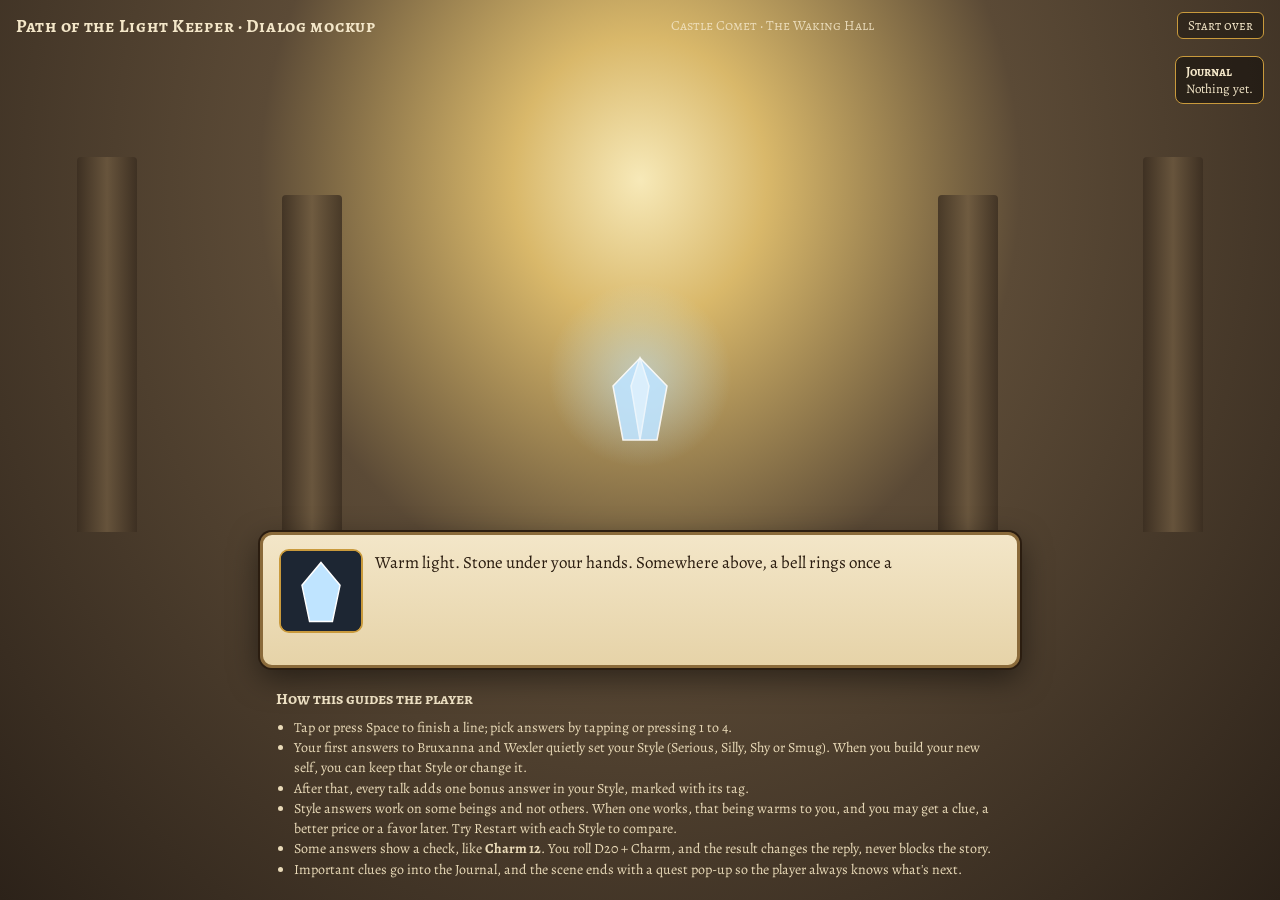
<file: tools/critquest/dialog-prototype.html>
<!doctype html>
<html lang="en">
<head>
<meta charset="utf-8">
<meta name="viewport" content="width=device-width, initial-scale=1">
<title>Path of the Light Keeper Dialog</title>
<link rel="preconnect" href="https://fonts.googleapis.com">
<link href="https://fonts.googleapis.com/css2?family=Alegreya+SC:wght@500;700&family=Alegreya:ital,wght@0,400;0,600;1,400&display=swap" rel="stylesheet">
<style>
:root{
  --bg:#2a2118; --hall1:#5b4a36; --hall2:#2c2219;
  --parch:#f3e6c8; --parch2:#e6d3a8; --ink:#2b1d10; --ink2:#5a4630;
  --edge:#8a6a3a; --gold:#c99a3c; --hover:#fff4d8; --accent:#7a2e1c;
  --serious:#35577a; --silly:#8a5a12; --shy:#5d6e45; --smug:#6e3f73;
  --ok:#3d6b35; --bad:#8a2f22;
}
@media (prefers-color-scheme: dark){
  :root:not([data-theme="light"]){
    --parch:#3a2f22; --parch2:#2f261b; --ink:#f1e4c6; --ink2:#c9b38a;
    --edge:#a9844a; --hover:#4a3c2b; --accent:#e08a6a;
    --serious:#8fb3dc; --silly:#e2b35c; --shy:#a9c08a; --smug:#cf9ad6; --ok:#8ccf7d; --bad:#ef8e7c;
  }
}
:root[data-theme="dark"]{
  --parch:#3a2f22; --parch2:#2f261b; --ink:#f1e4c6; --ink2:#c9b38a;
  --edge:#a9844a; --hover:#4a3c2b; --accent:#e08a6a;
  --serious:#8fb3dc; --silly:#e2b35c; --shy:#a9c08a; --smug:#cf9ad6; --ok:#8ccf7d; --bad:#ef8e7c;
}
*{box-sizing:border-box}
html,body{margin:0;height:100%}
body{background:var(--bg);color:var(--ink);font-family:Alegreya,Georgia,serif;overflow-x:hidden}
.scene{position:relative;min-height:100vh;display:flex;flex-direction:column;
  background:radial-gradient(ellipse at 50% 20%,#f7e9b8 0%,#d9b86a 14%,var(--hall1) 42%,var(--hall2) 100%)}
.top{display:flex;justify-content:space-between;align-items:center;padding:12px 16px;color:#f3e6c8;font-family:"Alegreya SC",serif;gap:8px;flex-wrap:wrap}
.top h1{font-size:18px;margin:0;letter-spacing:.04em}
.top .loc{font-size:14px;opacity:.85}
.top button{font:inherit;font-size:13px;background:rgba(0,0,0,.35);color:#f3e6c8;border:1px solid #c99a3c;border-radius:6px;padding:4px 10px;cursor:pointer}
/* hall silhouette */
.hall{flex:1;position:relative;min-height:220px}
.pillar{position:absolute;bottom:0;width:7%;max-width:60px;height:78%;background:linear-gradient(90deg,#3a2d20,#6e5a40 50%,#3a2d20);border-radius:4px 4px 0 0;opacity:.8}
.crystal{position:absolute;left:50%;bottom:18%;transform:translateX(-50%);width:70px;height:90px}
.crystal polygon{fill:#bfe4ff;stroke:#fff;stroke-width:1.5;opacity:.9}
.glow{position:absolute;left:50%;bottom:12%;transform:translateX(-50%);width:200px;height:200px;border-radius:50%;background:radial-gradient(circle,rgba(190,228,255,.55),transparent 65%);animation:pulse 3s ease-in-out infinite}
@keyframes pulse{50%{opacity:.5}}
/* dialog */
.dock{padding:0 16px 16px;display:flex;justify-content:center}
.box{width:100%;max-width:760px;background:linear-gradient(var(--parch),var(--parch2));border:3px solid var(--edge);border-radius:12px;
  box-shadow:0 0 0 2px #2b1d10,0 10px 30px rgba(0,0,0,.5);padding:14px 16px 12px;position:relative}
.head{display:flex;gap:12px;align-items:flex-start}
.portrait{flex:0 0 auto;width:84px;height:84px;border-radius:10px;border:2px solid var(--gold);background:#201810;overflow:hidden;box-shadow:inset 0 0 12px rgba(0,0,0,.6)}
.portrait svg{width:100%;height:100%;display:block}
.plate{font-family:"Alegreya SC",serif;font-weight:700;font-size:18px;color:var(--accent);margin:0 0 2px}
.plate small{font-weight:500;font-size:13px;color:var(--ink2);margin-left:6px}
.say{font-size:17px;line-height:1.45;min-height:3.2em;margin:0}
.say em{color:var(--ink2)}
.more{position:absolute;right:14px;bottom:8px;font-size:13px;color:var(--ink2);animation:bob 1s ease-in-out infinite}
@keyframes bob{50%{transform:translateY(3px)}}
.choices{list-style:none;margin:12px 0 0;padding:0;display:grid;gap:6px}
.choices button{width:100%;text-align:left;font:inherit;font-size:16px;color:var(--ink);background:transparent;border:1px solid transparent;border-radius:8px;padding:7px 10px;cursor:pointer;display:flex;gap:8px;align-items:baseline}
.choices button:hover,.choices button:focus-visible{background:var(--hover);border-color:var(--edge);outline:none}
.choices .k{font-family:"Alegreya SC",serif;color:var(--ink2);min-width:1.2em}
.tag{font-family:"Alegreya SC",serif;font-size:12px;border:1px solid currentColor;border-radius:999px;padding:0 7px;white-space:nowrap}
.t-Serious{color:var(--serious)} .t-Silly{color:var(--silly)} .t-Shy{color:var(--shy)} .t-Smug{color:var(--smug)}
.check{font-size:12px;color:var(--accent);font-family:"Alegreya SC",serif;white-space:nowrap}
.roll{margin-top:8px;font-family:"Alegreya SC",serif;font-size:15px}
.roll.ok{color:var(--ok)} .roll.bad{color:var(--bad)}
.toast{position:fixed;left:50%;top:70px;transform:translate(-50%,-20px);opacity:0;transition:.4s;background:linear-gradient(var(--parch),var(--parch2));border:2px solid var(--gold);border-radius:10px;padding:10px 18px;text-align:center;box-shadow:0 8px 24px rgba(0,0,0,.5);z-index:5;max-width:calc(100% - 32px)}
.toast.show{opacity:1;transform:translate(-50%,0)}
.toast b{font-family:"Alegreya SC",serif;color:var(--accent);display:block;font-size:17px}
.toast span{font-size:14px;color:var(--ink2)}
.legend{max-width:760px;margin:0 auto;padding:0 16px 20px;color:#e9dab8;font-size:14px;line-height:1.45}
.legend h2{font-family:"Alegreya SC",serif;font-size:16px;margin:4px 0 6px;color:#f3e6c8}
.legend ul{margin:0;padding-left:18px}
.notes{position:absolute;right:16px;top:56px;background:rgba(0,0,0,.45);color:#f3e6c8;border:1px solid #c99a3c;border-radius:8px;padding:6px 10px;font-size:13px;max-width:220px}
.notes b{font-family:"Alegreya SC",serif}
@media (max-width:560px){
  .portrait{width:62px;height:62px}
  .say{font-size:16px}
  .choices button{font-size:15px;flex-wrap:wrap}
  .notes{position:static;margin:0 16px 8px;max-width:none}
}
</style>
</head>
<body>
<div class="scene">
  <div class="top">
    <h1>Path of the Light Keeper · Dialog mockup</h1>
    <span class="loc">Castle Comet · The Waking Hall <span id="style" style="margin-left:8px;color:#e8c260"></span></span>
    <button id="restart" type="button">Start over</button>
  </div>
  <div class="hall" aria-hidden="true">
    <div class="pillar" style="left:6%"></div><div class="pillar" style="left:22%;height:70%"></div>
    <div class="pillar" style="right:22%;height:70%"></div><div class="pillar" style="right:6%"></div>
    <div class="glow"></div>
    <svg class="crystal" viewBox="0 0 70 90"><polygon points="35,2 62,30 52,84 18,84 8,30"/><polygon points="35,2 44,30 35,84 26,30" style="fill:#e6f5ff;opacity:.7"/></svg>
  </div>
  <div class="notes" id="notes"><b>Journal</b><div id="journal">Nothing yet.</div></div>
  <div class="dock">
    <div class="box" role="dialog" aria-live="polite">
      <div class="head">
        <div class="portrait" id="portrait"></div>
        <div style="flex:1;min-width:0">
          <p class="plate" id="plate"></p>
          <p class="say" id="say"></p>
        </div>
      </div>
      <ul class="choices" id="choices"></ul>
      <div class="roll" id="roll"></div>
      <div class="more" id="more" hidden>▼ tap to continue</div>
    </div>
  </div>
  <div class="legend">
    <h2>How this guides the player</h2>
    <ul>
      <li>Tap or press Space to finish a line; pick answers by tapping or pressing 1 to 4.</li>
      <li>Your first answers to Bruxanna and Wexler quietly set your Style (Serious, Silly, Shy or Smug). When you build your new self, you can keep that Style or change it.</li>
      <li>After that, every talk adds one bonus answer in your Style, marked with its tag.</li>
      <li>Style answers work on some beings and not others. When one works, that being warms to you, and you may get a clue, a better price or a favor later. Try Restart with each Style to compare.</li>
      <li>Some answers show a check, like <b>Charm 12</b>. You roll D20 + Charm, and the result changes the reply, never blocks the story.</li>
      <li>Important clues go into the Journal, and the scene ends with a quest pop-up so the player always knows what's next.</li>
    </ul>
  </div>
</div>
<div class="toast" id="toast"><b id="toastT"></b><span id="toastS"></span></div>

<script>
const FACES={
  Bruxanna:`<svg viewBox="0 0 84 84"><rect width="84" height="84" fill="#2d2440"/><circle cx="42" cy="42" r="36" fill="#f6e7b0" opacity=".18"/><path d="M14 84c4-18 14-26 28-26s24 8 28 26z" fill="#6a3d8f"/><path d="M30 60l12 10 12-10" fill="none" stroke="#e8c260" stroke-width="3"/><ellipse cx="42" cy="38" rx="15" ry="18" fill="#d9a57c"/><path d="M26 36c0-14 7-22 16-22s16 8 16 22c-4-7-9-10-16-10s-12 3-16 10z" fill="#3b2316"/><path d="M28 20l4-9 5 7 5-9 5 9 5-7 4 9z" fill="#e8c260"/><circle cx="36" cy="38" r="2" fill="#2b1d10"/><circle cx="48" cy="38" r="2" fill="#2b1d10"/><path d="M36 47q6 4 12 0" stroke="#7a3a2a" stroke-width="2" fill="none"/></svg>`,
  Wexler:`<svg viewBox="0 0 84 84"><rect width="84" height="84" fill="#223040"/><path d="M12 84c4-18 15-25 30-25s26 7 30 25z" fill="#2f5d6e"/><ellipse cx="42" cy="40" rx="14" ry="17" fill="#e3b892"/><path d="M27 32c2-12 9-17 15-17s14 5 15 17c-3-3-6-4-8-4l-3-6-4 6-4-6-3 6c-3 0-6 1-8 4z" fill="#c9c2b0"/><circle cx="36" cy="40" r="5" fill="none" stroke="#c99a3c" stroke-width="2"/><circle cx="48" cy="40" r="5" fill="none" stroke="#c99a3c" stroke-width="2"/><line x1="41" y1="40" x2="43" y2="40" stroke="#c99a3c" stroke-width="2"/><circle cx="36" cy="40" r="1.6" fill="#2b1d10"/><circle cx="48" cy="40" r="1.6" fill="#2b1d10"/><path d="M37 50q5 -3 10 1" stroke="#7a3a2a" stroke-width="2" fill="none"/><rect x="56" y="56" width="16" height="20" rx="2" fill="#efe0b8" transform="rotate(12 64 66)"/></svg>`,
  You:`<svg viewBox="0 0 84 84"><rect width="84" height="84" fill="#2b2418"/><circle cx="42" cy="34" r="14" fill="#bfa77a"/><path d="M14 84c4-18 14-28 28-28s24 10 28 28z" fill="#8a6a3a"/><text x="42" y="40" text-anchor="middle" font-size="16" font-family="Alegreya SC" fill="#2b1d10">?</text></svg>`,
  Narrator:`<svg viewBox="0 0 84 84"><rect width="84" height="84" fill="#1d2633"/><polygon points="42,12 62,36 54,74 30,74 22,36" fill="#bfe4ff" stroke="#fff" stroke-width="1.5"/></svg>`
};
const TITLES={Bruxanna:"Keeper of Castle Comet",Wexler:"Scholar (mostly)",Narrator:"",You:"Light Keeper"};
const CHARM=2; // the mock Hero's Charm

// Script. Plain answers have no Style. Each Style answer only shows if the player picked that Style,
// and "works" lists the beings it works on (they warm to you).
let STYLE=null, tally={}, order=[];
const S={
  build:{who:"Bruxanna",text:"Before you go down, choose who you'll be this time. From how you've spoken so far, I'd guess you are...",styles:true},
  start:{who:"Narrator",text:"Warm light. Stone under your hands. Somewhere above, a bell rings once and keeps humming.",next:"brux1"},
  brux1:{who:"Bruxanna",opening:true,text:"There you are. Easy now, the floor is older than it looks. Welcome to Castle Comet, Light Keeper.",choices:[
    {t:"Where am I? What happened to me?",s:"Serious",go:"bruxSerious",works:["Bruxanna"]},
    {t:"Is this the part where I get a free breakfast?",s:"Silly",go:"bruxSilly",works:["Bruxanna"]},
    {t:"(Give a small, nervous wave.)",s:"Shy",go:"bruxShy"},
    {t:"Light Keeper. I knew I was important.",s:"Smug",go:"bruxSmug"}]},
  bruxWait:{who:"Bruxanna",text:"Take your time. Most folk come back a little quiet. Wexler, would you explain?",next:"wex1"},
  bruxSerious:{who:"Bruxanna",text:"<em>(She nods, pleased.)</em> Straight to it. Good. Then listen to Wexler, and try to forgive how he says it.",next:"wex1"},
  bruxSilly:{who:"Bruxanna",text:"<em>(She laughs, surprised.)</em> Breakfast after, I promise. First, someone wants to explain things. Wexler?",next:"wex1"},
  bruxShy:{who:"Bruxanna",text:"<em>(She waves back gently.)</em> No one here will rush you. Wexler, would you?",next:"wex1"},
  bruxSmug:{who:"Bruxanna",text:"Everyone is, here. That's rather the point. Wexler, explain before it goes to their head.",next:"wex1"},
  wex1:{who:"Wexler",opening:true,text:"Ah! Yes. Right. So. You, er, passed on. The Legion of Starvos. Very sorry. But your kindness, well, it counted. It brought you here. Mostly. I have notes somewhere...",choices:[
    {t:"Slow down. Tell me about the Legion.",s:"Serious",go:"wexLegion",clue:"The Legion of Starvos ended your first life."},
    {t:"Are the notes the smudged part, or is that lunch?",s:"Silly",go:"wexLunch"},
    {t:"You're doing great, Wexler. Really.",s:"Shy",go:"wexKind",works:["Wexler"]},
    {t:"Hand me those notes. I'll read them myself.",s:"Smug",check:12,go:"wexNotesOk",fail:"wexSmug"}]},
  wexLegion:{who:"Wexler",text:"Cloaked ones. They burn what grows. You stood in their way, and that's why Bruxanna chose you.",next:"build"},
  wexNotesOk:{who:"Wexler",text:"Oh! Well, since you asked so nicely. <em>(He hands you a torn page.)</em> Hammering under a hill near Farluck Farm. Cloak marks on the fence posts. I don't like it.",next:"build",clue:"Torn page: hammering under the hill near Farluck Farm; cloak marks on fences."},
  wexNotesNo:{who:"Wexler",text:"Ah, no, no, they're, um, private. And smudged. Bruxanna will tell you the important bits.",next:"build"},
  wexLunch:{who:"Wexler",text:"<em>(He squints at the page.)</em> ...Both, honestly. But here, under the jam: hammering under the hill near Farluck Farm.",next:"build",clue:"Torn page: hammering under the hill near Farluck Farm."},
  wexKind:{who:"Wexler",text:"<em>(He brightens.)</em> Oh! Nobody says that. Here, take this, it's only a torn page but it matters. Something is hammering under the hill near Farluck Farm, and there are cloak marks on the fences.",next:"build",clue:"Torn page: hammering under the hill near Farluck Farm; cloak marks on fences."},
  wexSmug:{who:"Wexler",text:"<em>(He shrinks a little and tucks the notes away.)</em> Right. Well. Bruxanna can tell you the rest.",next:"build"},
  brux2:{who:"Bruxanna",text:"Good. Now step through the Icosa Crystal. It will set you near Farluck Farm, at the crystal clearing.",choices:[
    {t:"I'm ready. Let's go.",go:"end"},
    {t:"What if I'm not strong enough?",go:"bruxComfort"},
    {t:"I'll keep them safe. You have my word.",s:"Serious",go:"bruxWord",works:["Bruxanna"]},
    {t:"Does the crystal have a return policy?",s:"Silly",go:"bruxJoke",works:["Bruxanna"]},
    {t:"Could I... come back and visit?",s:"Shy",go:"bruxJoke"},
    {t:"Try not to miss me too much.",s:"Smug",go:"bruxSmug2"}]},
  bruxWord:{who:"Bruxanna",text:"<em>(She rests a hand on your shoulder.)</em> I believe you. Come back to me in one piece.",next:"end"},
  bruxJoke:{who:"Bruxanna",text:"It always brings you home. That's the only policy that matters. Go on.",next:"end"},
  bruxSmug2:{who:"Bruxanna",text:"<em>(She rolls her eyes, but smiles.)</em> I'll manage. Go on.",next:"end"},
  bruxComfort:{who:"Bruxanna",text:"Strength isn't what got you here. Kindness did. You'll find the rest along the way. Go on, Light Keeper.",next:"end"},
  end:{who:"Narrator",text:"The crystal hums louder. Light folds around you like a cloak, and the hall fades to the smell of fields.",next:null,quest:true}
};

const $=id=>document.getElementById(id);
let node,typing=null,full="",clues=[],likes={};
function setJournal(){ $("journal").innerHTML = clues.length? clues.map(c=>"• "+c).join("<br>") : "Nothing yet."; }
function show(id){
  node=S[id]; $("choices").innerHTML=""; $("roll").textContent=""; $("roll").className="roll"; $("more").hidden=true;
  $("portrait").innerHTML=FACES[node.who]; const tt=TITLES[node.who];
  $("plate").innerHTML = node.who==="Narrator"?"":node.who+(tt?`<small>${tt}</small>`:"");
  if(node.clue && !clues.includes(node.clue)){clues.push(node.clue);setJournal();}
  type(node.text);
}
function type(html){
  full=html; const el=$("say"); el.innerHTML=""; let i=0; const plain=html;
  clearInterval(typing);
  typing=setInterval(()=>{
    i++; if(plain[i-1]==="<"){ i=plain.indexOf(">",i)+1; }
    el.innerHTML=plain.slice(0,i);
    if(i>=plain.length){clearInterval(typing);typing=null;done();}
  },18);
}
function finishTyping(){ if(typing){clearInterval(typing);typing=null;$("say").innerHTML=full;done();return true;} return false; }
function addBtn(html,fn){const li=document.createElement("li");const b=document.createElement("button");b.type="button";b.innerHTML=html;b.onclick=fn;li.appendChild(b);$("choices").appendChild(li);}
let shown=[];
function done(){
  if(node.styles){
    const all=["Serious","Silly","Shy","Smug"];
    let best=order[0]||"Serious"; all.forEach(st=>{ if((tally[st]||0)>(tally[best]||0)) best=st; });
    $("say").innerHTML=full+` <b class="t-${best}">${best}.</b>`;
    shown=[best,...all.filter(x=>x!==best)].map(st=>({st}));
    shown.forEach((o,n)=>addBtn(`<span class="k">${n+1}.</span><span style="flex:1">${n?"Change to "+o.st:"Keep "+o.st+" (from your answers)"}</span><span class="tag t-${o.st}">Style</span>`,()=>chooseStyle(o.st)));
  } else if(node.choices){
    shown=node.opening? node.choices.slice() : node.choices.filter(c=>!c.s||c.s===STYLE);
    shown.forEach((c,n)=>{
      const extra=(c.s&&!node.opening)?` <span class="tag t-${c.s}">${c.s}</span>`:"";
      const chk=c.check?` <span class="check">Charm ${c.check}</span>`:"";
      addBtn(`<span class="k">${n+1}.</span><span style="flex:1">${c.t}</span>${extra}${chk}`,()=>pick(c));
    });
  } else { shown=[]; $("more").hidden=false; return; }
  const f=$("choices").querySelector("button"); if(f) f.focus({preventScroll:true});
}
function chooseStyle(st){ STYLE=st; $("style").textContent="Style: "+st; toast("Your Style: "+st,"You get a bonus "+st+" answer in each talk."); show("brux2"); }
function pick(c){
  if(node.opening&&c.s){ tally[c.s]=(tally[c.s]||0)+1; if(!order.includes(c.s)) order.push(c.s); }
  if(c.clue && !clues.includes(c.clue)){clues.push(c.clue);setJournal();}
  if(c.works){c.works.forEach(w=>likes[w]=(likes[w]||0)+1); toast(`${c.works.join(" and ")} warmed to you`,`${c.s} works on ${c.works.join(" and ")}.`);}
  if(c.check){
    const d=1+Math.floor(Math.random()*20), tot=d+CHARM, ok=tot>=c.check;
    $("choices").innerHTML="";
    const r=$("roll"); r.textContent=`Charm check: rolled ${d} + ${CHARM} Charm = ${tot} vs ${c.check} · ${ok?"Success":"Not this time"}`; r.className="roll "+(ok?"ok":"bad");
    setTimeout(()=>show(ok?c.go:c.fail),1300); return;
  }
  show(c.go);
}
function advance(){
  if(finishTyping()) return;
  if(node.choices) return;
  if(node.next) show(node.next);
  else if(node.quest){ toast("New quest: Farluck Farm","Find out what's hammering under the hill."); $("more").hidden=true; }
}
let tt;
function toast(t,s){ $("toastT").textContent=t; $("toastS").textContent=s; const el=$("toast"); el.classList.add("show"); clearTimeout(tt); tt=setTimeout(()=>el.classList.remove("show"),2600); }
document.querySelector(".box").addEventListener("click",e=>{ if(!e.target.closest("button")) advance(); });
document.addEventListener("keydown",e=>{
  if(e.key===" "||e.key==="Enter"){ if(!e.target.closest||!e.target.closest(".choices")){e.preventDefault();advance();} }
  const n=parseInt(e.key,10); if(!typing&&n>=1&&n<=shown.length){ const o=shown[n-1]; o.st?chooseStyle(o.st):pick(o); }
});
$("restart").onclick=()=>{clues=[];likes={};STYLE=null;tally={};order=[];$("style").textContent="";setJournal();show("start");};
show("start");
</script>
</body>
</html>
</file>
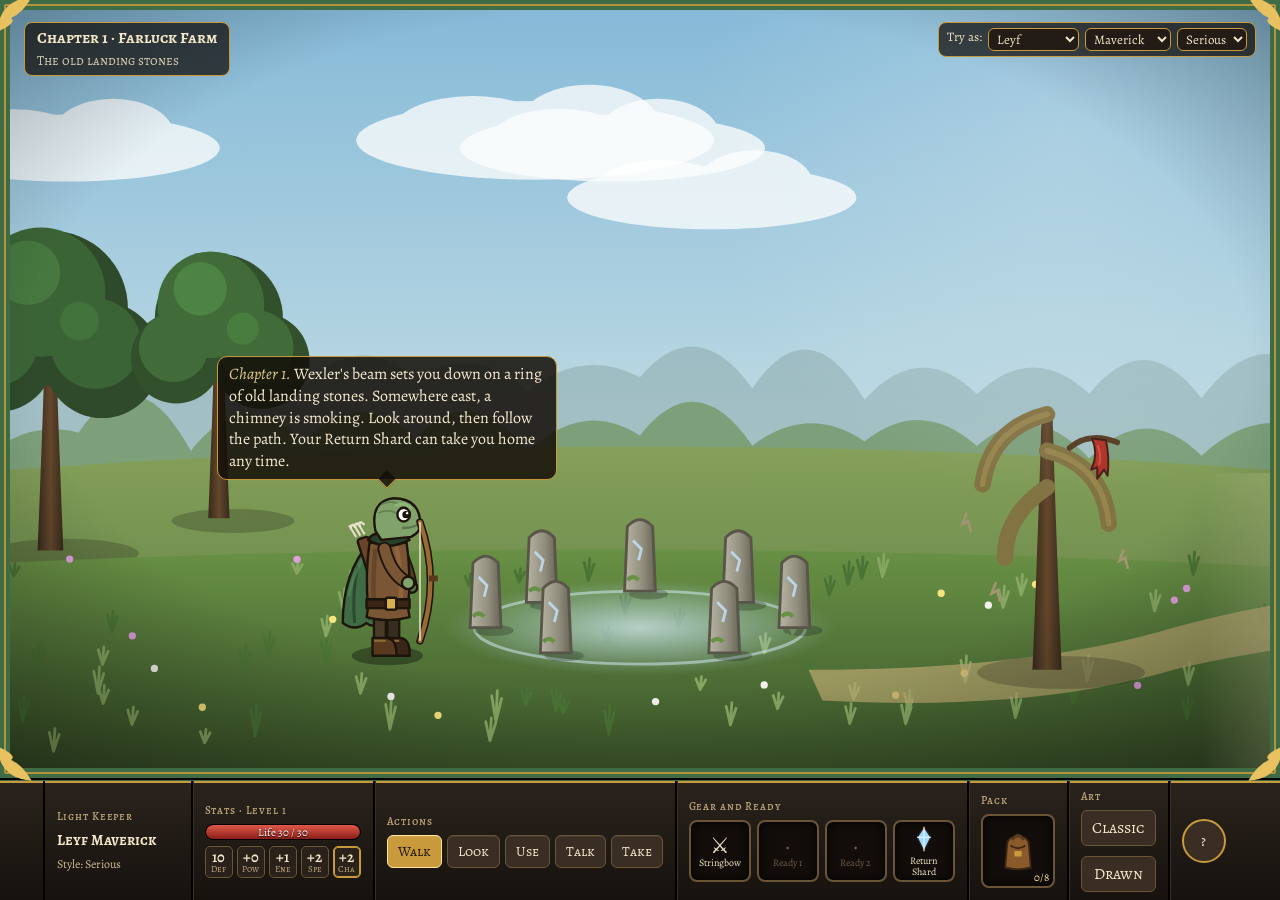
<file: tools/critquest/farluck-adventure.html>
<!doctype html>
<html lang="en">
<head>
<meta charset="utf-8">
<meta name="viewport" content="width=device-width, initial-scale=1">
<title>Farluck Farm</title>
<link rel="preconnect" href="https://fonts.googleapis.com">
<link href="https://fonts.googleapis.com/css2?family=Alegreya+SC:wght@500;700&family=Alegreya:ital,wght@0,400;0,600;1,400&display=swap" rel="stylesheet">
<style>
:root{
  --bg:#141010; --parch:#f3e6c8; --parch2:#e6d3a8; --ink:#2b1d10; --ink2:#5a4630;
  --edge:#8a6a3a; --gold:#c99a3c; --hover:#fff4d8; --accent:#7a2e1c; --bar:#231b15; --barInk:#f3e6c8;
  --stone1:#2a231d; --stone2:#17120e; --role:#3f6b45; --hudH:112px;
}
@media (prefers-color-scheme: dark){
  :root:not([data-theme="light"]){ --parch:#3a2f22; --parch2:#2f261b; --ink:#f1e4c6; --ink2:#c9b38a; --edge:#a9844a; --hover:#4a3c2b; --accent:#e08a6a; }
}
:root[data-theme="dark"]{ --parch:#3a2f22; --parch2:#2f261b; --ink:#f1e4c6; --ink2:#c9b38a; --edge:#a9844a; --hover:#4a3c2b; --accent:#e08a6a; }
*{box-sizing:border-box}
html,body{margin:0;height:100%}
body{background:var(--bg);color:var(--ink);font-family:Alegreya,Georgia,serif;overflow:hidden}
.game{position:fixed;inset:0;display:flex;flex-direction:column}
/* role frame around the scene */
.frame{position:relative;flex:1;min-height:0;border:10px solid var(--role);box-shadow:inset 0 0 0 2px #000,0 0 0 2px #000,inset 0 0 40px rgba(0,0,0,.55);background:#000}
.frame::before{content:"";position:absolute;inset:-6px;border:2px solid var(--gold);pointer-events:none;z-index:3;border-radius:2px;opacity:.85}
.corner{position:absolute;width:46px;height:46px;z-index:4;pointer-events:none}
.corner svg{width:100%;height:100%}
.c-tl{left:-22px;top:-22px}.c-tr{right:-22px;top:-22px;transform:scaleX(-1)}.c-bl{left:-22px;bottom:-22px;transform:scaleY(-1)}.c-br{right:-22px;bottom:-22px;transform:scale(-1,-1)}
.stage{position:absolute;inset:0;overflow:hidden}
#svg{position:absolute;inset:0;width:100%;height:100%;display:block;cursor:pointer}
.hot{cursor:pointer}
.hl{transition:opacity .25s;opacity:0}
.hot.exitE{cursor:url("data:image/svg+xml,%3Csvg%20xmlns%3D%22http%3A//www.w3.org/2000/svg%22%20width%3D%2232%22%20height%3D%2232%22%3E%3Cpath%20d%3D%22M6%2016%20H22%20M15%208%20L23%2016%20L15%2024%22%20stroke%3D%22%231d140c%22%20stroke-width%3D%226%22%20fill%3D%22none%22%20stroke-linecap%3D%22round%22%20stroke-linejoin%3D%22round%22/%3E%3Cpath%20d%3D%22M6%2016%20H22%20M15%208%20L23%2016%20L15%2024%22%20stroke%3D%22%23ffe9a8%22%20stroke-width%3D%223%22%20fill%3D%22none%22%20stroke-linecap%3D%22round%22%20stroke-linejoin%3D%22round%22/%3E%3C/svg%3E") 16 16, pointer}.hot.exitW{cursor:url("data:image/svg+xml,%3Csvg%20xmlns%3D%22http%3A//www.w3.org/2000/svg%22%20width%3D%2232%22%20height%3D%2232%22%3E%3Cpath%20d%3D%22M26%2016%20H10%20M17%208%20L9%2016%20L17%2024%22%20stroke%3D%22%231d140c%22%20stroke-width%3D%226%22%20fill%3D%22none%22%20stroke-linecap%3D%22round%22%20stroke-linejoin%3D%22round%22/%3E%3Cpath%20d%3D%22M26%2016%20H10%20M17%208%20L9%2016%20L17%2024%22%20stroke%3D%22%23ffe9a8%22%20stroke-width%3D%223%22%20fill%3D%22none%22%20stroke-linecap%3D%22round%22%20stroke-linejoin%3D%22round%22/%3E%3C/svg%3E") 16 16, pointer}
.edge{transition:opacity .3s;opacity:.55}
.chev{display:none}@media (hover:none){.chev{display:inline}}.hot.exitE:hover~.edge.E,.hot.exitW:hover~.edge.W{opacity:1}
.hot:hover .hl,.hot:focus .hl{fill:url(#auraG);stroke:none;opacity:1}
.hl{rx:14px}
.glint{animation:twinkle 2.4s ease-in-out infinite;transform-box:fill-box;transform-origin:center}
@keyframes twinkle{0%,100%{opacity:.25;scale:.6}45%{opacity:1;scale:1.1}60%{opacity:.85;scale:.9}}
@media (prefers-reduced-motion: reduce){.glint{animation:none;opacity:.8}}
.plateTop{position:absolute;left:14px;top:12px;z-index:5;background:rgba(15,10,6,.72);border:1px solid var(--gold);border-radius:8px;padding:4px 12px;color:#f3e6c8;font-family:"Alegreya SC",serif;pointer-events:none}
.plateTop b{display:block;font-size:16px}.plateTop span{font-size:13px;opacity:.85}
.setup{position:absolute;right:14px;top:12px;z-index:6;display:flex;gap:6px;flex-wrap:wrap;justify-content:flex-end;background:rgba(15,10,6,.72);border:1px solid var(--gold);border-radius:8px;padding:5px 8px;color:#efe1bf;font-size:13px;max-width:60%}
.setup[hidden]{display:none}
.setup select{font:inherit;background:var(--bar);color:var(--barInk);border:1px solid var(--gold);border-radius:6px;padding:1px 4px}
.label{position:absolute;left:50%;top:12px;transform:translateX(-50%);background:rgba(0,0,0,.6);color:#f3e6c8;font-family:"Alegreya SC",serif;padding:2px 10px;border-radius:6px;font-size:15px;pointer-events:none;white-space:nowrap;z-index:5}
.fade{position:absolute;inset:0;background:#fff7dc;opacity:0;pointer-events:none;transition:opacity 2.2s;z-index:6}
.fade.on{opacity:1}
/* action text over the Hero */
.bubble{position:absolute;z-index:5;max-width:min(340px,80%);background:rgba(20,14,9,.86);color:#f6ead0;border:1px solid var(--gold);border-radius:10px;padding:7px 11px;font-size:16px;line-height:1.35;pointer-events:none;opacity:0;transition:opacity .25s;transform:translate(-50%,-100%)}
.bubble.on{opacity:1}
.bubble::after{content:"";position:absolute;left:50%;bottom:-7px;transform:translateX(-50%) rotate(45deg);width:12px;height:12px;background:rgba(20,14,9,.86);border-right:1px solid var(--gold);border-bottom:1px solid var(--gold)}
.bubble em{color:#e2c98a}
.sr{position:absolute;width:1px;height:1px;overflow:hidden;clip:rect(0 0 0 0)}
/* dialog window, inside the scene */
.box{display:none;position:absolute;left:50%;bottom:14px;transform:translateX(-50%);width:min(780px,94%);z-index:7;background:linear-gradient(var(--parch),var(--parch2));border:3px solid var(--edge);border-radius:12px;padding:12px 14px;box-shadow:0 0 0 2px #000,0 10px 30px rgba(0,0,0,.6);max-height:70%;overflow:auto}
.box.on{display:block}
.head{display:flex;gap:12px;align-items:flex-start}
.portrait{flex:0 0 auto;width:70px;height:70px;border-radius:10px;border:2px solid var(--gold);background:#201810;overflow:hidden}
.portrait svg{width:100%;height:100%;display:block;position:static}
.plate{font-family:"Alegreya SC",serif;font-weight:700;font-size:17px;color:var(--accent);margin:0 0 2px}
.say{margin:0;font-size:16px;line-height:1.45}
.choices{list-style:none;margin:10px 0 0;padding:0;display:grid;gap:4px}
.choices button{width:100%;text-align:left;font:inherit;font-size:16px;color:var(--ink);background:transparent;border:1px solid transparent;border-radius:8px;padding:6px 10px;cursor:pointer;display:flex;gap:8px}
.choices button:hover,.choices button:focus-visible{background:var(--hover);border-color:var(--edge);outline:none}
.k{font-family:"Alegreya SC",serif;color:var(--ink2)}
.tag{font-family:"Alegreya SC",serif;font-size:12px;border:1px solid currentColor;border-radius:999px;padding:0 7px;margin-left:6px;color:var(--accent)}
/* bottom action panel */
.hud{flex:0 0 auto;min-height:var(--hudH);display:flex;align-items:stretch;gap:0;background:linear-gradient(180deg,var(--stone1),var(--stone2));border-top:3px solid var(--role);box-shadow:inset 0 2px 0 var(--gold);color:var(--barInk);font-family:"Alegreya SC",serif;overflow-x:auto}
.sec{display:flex;flex-direction:column;justify-content:center;gap:6px;padding:8px 12px;border-right:2px solid #000;box-shadow:1px 0 0 #3a2f25}
.sec:last-child{border-right:0;box-shadow:none}
.hud{justify-content:safe center}.sec:first-child{border-left:2px solid #000}
.stats{min-width:170px}.lifebar{position:relative;height:16px;border:1px solid #000;border-radius:8px;background:#2a1612;overflow:hidden;box-shadow:inset 0 1px 2px #000}
.lifebar i{position:absolute;inset:0;background:linear-gradient(#e0584a,#8a1e18);border-radius:8px}
.lifebar span{position:relative;display:block;text-align:center;font:11px/16px Alegreya,serif;color:#fff;text-shadow:0 1px 1px #000}
.stg{display:grid;grid-template-columns:repeat(5,auto);gap:4px}
.stg div{display:flex;flex-direction:column;align-items:center;min-width:28px;padding:2px 3px;border:1px solid #6b5537;border-radius:5px;background:#2a221a;font-size:9px;color:#bfa77a;line-height:1.1}
.stg div b{font:600 15px/1.1 Alegreya,serif;color:var(--barInk)}.stg div.main{border-color:var(--gold);box-shadow:0 0 0 1px var(--gold) inset}
.sec h4{margin:0;font-size:11px;letter-spacing:.08em;color:#bfa77a;font-weight:500}
.who{min-width:150px}
.who b{font-size:15px}.who small{font-size:12px;color:#cdb98e;font-family:Alegreya,serif}
.verbs{display:flex;gap:5px;flex-wrap:wrap}
.hud button{font:inherit;color:var(--barInk);cursor:pointer}
.hud button.slot{font-family:Alegreya,serif;font-size:10px;line-height:1.1}
.verbs button{font-size:14px;background:#3a2e24;border:1px solid #6b5537;border-radius:6px;padding:6px 10px;box-shadow:inset 0 1px 0 rgba(255,255,255,.08)}
.verbs button[aria-pressed="true"]{background:var(--gold);color:#22170d;border-color:#ffe2a0}
.slots{display:flex;gap:6px}
.slot{width:62px;height:62px;border:2px solid #6b5537;border-radius:8px;background:#120d0a;box-shadow:inset 0 0 10px #000;display:flex;flex-direction:column;align-items:center;justify-content:center;font-size:10px;line-height:1.1;text-align:center;padding:3px;position:relative;font-family:Alegreya,serif}
.slot .ic{font-size:22px;line-height:1}
.isvg{width:28px;height:28px;display:block;margin:0 auto 2px}
.cell .isvg{width:44px;height:44px}
.slot .n{position:absolute;right:4px;bottom:2px;font-size:11px;color:#ffe2a0}
.slot.empty{color:#6e5d48}
button.slot:hover,button.slot:focus-visible{border-color:var(--gold);outline:none}
.pack{width:74px;height:74px}
.pack svg{width:44px;height:44px}
.artbtn{font-size:13px;background:#3a2e24;border:1px solid #6b5537;border-radius:6px;padding:6px 10px}
.help{width:44px;height:44px;border-radius:50%;border:2px solid var(--gold);background:#3a2e24;font-size:20px}
/* windows */
.win{display:none;position:fixed;z-index:15;left:50%;top:50%;transform:translate(-50%,-50%);width:min(560px,94vw);max-height:80vh;overflow:auto;background:linear-gradient(var(--parch),var(--parch2));border:3px solid var(--edge);border-radius:12px;box-shadow:0 0 0 2px #000,0 20px 50px rgba(0,0,0,.7);padding:14px 16px;color:var(--ink)}
.win.on{display:block}
.win h3{font-family:"Alegreya SC",serif;margin:0 0 8px;color:var(--accent);display:flex;justify-content:space-between;align-items:center}
.win h3 button{font:inherit;font-size:14px;background:var(--bar);color:var(--barInk);border:1px solid var(--gold);border-radius:6px;padding:2px 10px;cursor:pointer}
.grid{display:grid;grid-template-columns:repeat(4,1fr);gap:8px}
.cell{aspect-ratio:1;border:2px solid var(--edge);border-radius:8px;background:rgba(0,0,0,.08);display:flex;flex-direction:column;align-items:center;justify-content:center;text-align:center;font-size:12px;padding:4px;position:relative}
.cell .ic{font-size:24px}
.cell .n{position:absolute;right:5px;bottom:3px;font-family:"Alegreya SC",serif;font-size:12px;color:var(--accent)}
.win ul{margin:6px 0 0;padding-left:18px;line-height:1.45}
.ov{position:fixed;inset:0;background:rgba(0,0,0,.75);display:none;z-index:20;padding:10px}.ov.on{display:block}.ov iframe{width:100%;height:100%;border:3px solid var(--gold);border-radius:10px;background:#efe3c6}
.toast{position:fixed;left:50%;top:16px;transform:translate(-50%,-20px);opacity:0;transition:.4s;background:linear-gradient(var(--parch),var(--parch2));border:2px solid var(--gold);border-radius:10px;padding:8px 16px;text-align:center;z-index:30;max-width:calc(100% - 32px);color:var(--ink);pointer-events:none}.toast.show{opacity:1;transform:translate(-50%,0)}.toast b{font-family:"Alegreya SC",serif;color:var(--accent);display:block}
@media (max-width:700px){
  :root{--hudH:auto}
  .hud{flex-wrap:wrap}
  .sec{padding:6px 8px;border-right:0;box-shadow:none}
  .who{display:none}
  .hud{justify-content:center}.sec:first-child{border-left:0}
  .verbs button{font-size:13px;padding:5px 8px}
  .slot{width:50px;height:50px}.pack{width:56px;height:56px}
  .frame{border-width:6px}.corner{width:30px;height:30px}.c-tl,.c-tr,.c-bl,.c-br{margin:7px}
  .portrait{width:52px;height:52px}
  .setup{max-width:none;left:14px;top:74px;justify-content:flex-start}
}
@media (max-height:520px){
  :root{--hudH:auto}
  .hud{flex-wrap:nowrap;max-height:84px}
  .who{display:none}
  .sec{padding:4px 8px;gap:3px}.sec h4{font-size:10px}
  .verbs{flex-wrap:nowrap}.verbs button{font-size:12px;padding:4px 7px}
  .slot{width:44px;height:44px}.slot .ic{font-size:16px}.pack{width:50px;height:50px}.pack svg{width:30px;height:30px}
  .hud .isvg{width:20px;height:20px}
  .frame{border-width:5px}.corner{width:26px;height:26px}
  .portrait{width:48px;height:48px}
  .artSec{display:none}
}
</style>
</head>
<body>
<div class="game" id="game">
  <div class="frame" id="frame">
    <div class="corner c-tl"></div><div class="corner c-tr"></div><div class="corner c-bl"></div><div class="corner c-br"></div>
    <div class="stage" id="stage">
      <svg id="svg" viewBox="0 0 960 540" preserveAspectRatio="xMidYMid slice" aria-label="Scene"></svg>
      <div class="plateTop"><b>Chapter 1 · Farluck Farm</b><span id="where"></span></div>
      <div class="setup">Try as:
        <select id="selLf" aria-label="Lifeform"><option>Leyf</option><option>Sapien</option><option>Lizerus</option><option>Melkin</option><option>Dimoneesh</option></select>
        <select id="selRole" aria-label="Role"><option>Maverick</option><option>Brawler</option><option>Champion</option><option>Soul Seer</option><option>Whisper</option></select>
        <select id="selStyle" aria-label="Style"><option>Serious</option><option>Silly</option><option>Shy</option><option>Smug</option></select>
      </div>
      <div class="label" id="label" hidden></div>
      <div class="bubble" id="bubble"></div>
      <div class="box" id="box" role="dialog">
        <div class="head"><div class="portrait" id="portrait"></div>
          <div style="flex:1;min-width:0"><p class="plate" id="plate"></p><p class="say" id="say"></p></div></div>
        <ul class="choices" id="choices"></ul>
      </div>
      <div class="fade" id="fade"></div>
    </div>
  </div>
  <div class="hud" id="hud">
    <div class="sec who"><h4>Light Keeper</h4><b id="whoName"></b><small id="whoSub"></small></div>
    <div class="sec stats" id="statSec"><h4>Stats · Level 1</h4><div class="lifebar" title="Life"><i id="lifeFill"></i><span id="lifeTxt"></span></div><div class="stg" id="statGrid"></div></div>
    <div class="sec"><h4>Actions</h4><div class="verbs" id="verbs"></div></div>
    <div class="sec"><h4>Gear and Ready</h4><div class="slots" id="slots"></div></div>
    <div class="sec"><h4>Pack</h4><button type="button" class="slot pack" id="packBtn" aria-label="Open Pack"></button></div>
    <div class="sec artSec"><h4>Art</h4><button type="button" class="artbtn" id="artBtn" title="Switch character art">Classic</button><button type="button" class="artbtn" id="bgBtn" title="Switch scene art" style="margin-top:4px">Painted</button></div>
    <div class="sec"><button type="button" class="help" id="helpBtn" aria-label="How to play" title="How to play">?</button></div>
  </div>
</div>
<div class="sr" id="narr" aria-live="polite"></div>
<div class="win" id="invWin" role="dialog" aria-label="Pack"><h3>Pack <button type="button" data-close>Close</button></h3><div class="grid" id="invGrid"></div><h3 style="margin-top:12px">Journal</h3><ul id="jList"></ul></div>
<div class="win" id="helpWin" role="dialog" aria-label="How to play"><h3>How to play <button type="button" data-close>Close</button></h3>
  <ul>
    <li><b>Pick an action</b> on the bar (Walk, Look, Use, Talk, Take), then tap something in the scene. Tap the ground to walk there.</li>
    <li>With <b>Walk</b> on, tapping something does the obvious thing: look at it, or go that way.</li>
    <li>What your Light Keeper notices and says appears <b>above their head</b>.</li>
    <li><b>Talking</b> opens a window with answers. Your Style adds one bonus answer, and some people warm to it.</li>
    <li>Your <b>Ready slots</b> hold food or potions for the road. Open the <b>Pack</b> to see what you've found and your Journal.</li>
    <li>The <b>Return Shard</b> takes you home to the Castle Comet at any time, with your Pack. Once you help someone, their <b>hearth</b> becomes a free way home.</li>
    <li>When a fight starts, the game switches to the <b>hex battle map</b>.</li>
  </ul>
  <p style="font-size:14px;color:var(--ink2)">This is a mockup: the art is simple placeholder shapes, and the frame color and corner marks change with your Role.</p></div>
<div class="ov" id="ov"><iframe id="ovf" title="Battle"></iframe></div>
<div class="toast" id="toast"><b id="toastT"></b><span id="toastS"></span></div>

<script>
const $=id=>document.getElementById(id);
const SVGNS="http://www.w3.org/2000/svg";
const VERBS=["Walk","Look","Use","Talk","Take"];
let verb="Walk", item=null, busy=false, scene=null, flags={}, inv=["Weapon"], pack={}, journal=[];
/* Castle Comet hand-off: the castle opens this page with #<encodeURIComponent(JSON hero config)> and listens for
   cq-mission-done / cq-mission-close / cq-mission-ko. Standalone, the setup row stands in for the Hero. */
let HERO=null; try{ HERO=JSON.parse(decodeURIComponent(location.hash.slice(1))); }catch(e){}
const EMBED=parent!==window;
let READY=(HERO&&HERO.ready)||[null,null];
pack["Return Shard"]=(HERO&&HERO.returnShards!=null)?HERO.returnShards:1;
const PACK_KEYS={"Gorgrain seeds":"gorgrain","Char Bean seeds":"charbean"}; // gifts are reported separately
function post(msg){ if(EMBED) parent.postMessage(msg,"*"); }
function packOut(){ return Object.entries(pack).filter(([k])=>PACK_KEYS[k]===undefined&&!k.startsWith("Recipe")&&k!=="Char Bean Soup"&&k!=="Red cloak thread"&&k!=="Return Shard").map(([k,n])=>({k,n})); }

/* ---------- hero ---------- */
const hero={x:150,y:430,tx:150,ty:430,face:1,step:0,el:null,cb:null};
const SKIN={Leyf:"#7fa36a",Sapien:"#8a5e3c",Lizerus:"#8fae5a",Melkin:"#c9a0d8",Dimoneesh:"#8fa8d0"};
const ROLE_LOOK={Maverick:"#3f6b45",Brawler:"#8a4a2a",Champion:"#b08a2a","Soul Seer":"#5a4a8a",Whisper:"#2f3a4a"};
function heroLook(){ const lf=(HERO&&HERO.lf)||$("selLf").value, role=(HERO&&HERO.role)||$("selRole").value;
  return {lf,role,skin:(HERO&&HERO.skin)||SKIN[lf]||"#8a5e3c",cloak:(HERO&&HERO.color)||ROLE_LOOK[role]||"#3f6b45",size:lf==="Melkin"?.62:lf==="Dimoneesh"?.9:1}; }
function rolePropSVG(role){
  if(role==="Maverick") return `<path d="M18 -86 Q34 -56 18 -24" fill="none" stroke="#8a5a2a" stroke-width="3"/><line x1="18" y1="-86" x2="18" y2="-24" stroke="#e8dcc0" stroke-width="1"/>`;
  if(role==="Champion") return `<rect x="20" y="-90" width="4" height="52" fill="#d8d8e0"/><rect x="14" y="-42" width="16" height="4" fill="#8a6a3a"/><path d="M-30 -66 h20 v20 q-10 14 -20 0z" fill="#c9a03c" stroke="#7a5a22" stroke-width="2"/>`;
  if(role==="Soul Seer") return `<rect x="18" y="-104" width="4" height="104" fill="#6b4a2a"/><circle cx="20" cy="-108" r="7" fill="#bfe4ff" stroke="#fff"/>`;
  if(role==="Whisper") return `<path d="M16 -50 l12 -14 l3 3 l-12 14z" fill="#d8d8e0"/><rect x="13" y="-48" width="6" height="4" fill="#5a3a22" transform="rotate(-45 16 -46)"/>`;
  return `<circle cx="18" cy="-46" r="7" fill="${heroLook().skin}" stroke="#5a3a22" stroke-width="2"/><circle cx="-18" cy="-46" r="7" fill="${heroLook().skin}" stroke="#5a3a22" stroke-width="2"/>`; // Brawler: fists
}
const OL="#1d140c";
function heroSVG(){
  const L=heroLook(), lf=L.lf, role=L.role, sk=L.skin, skD=shade(sk,.72), skL=shade(sk,1.18);
  const cl=L.cloak, clD=shade(cl,.62), clL=shade(cl,1.3);
  const robe=role==="Soul Seer", hooded=role==="Whisper"||role==="Soul Seer", armored=role==="Champion", brawl=role==="Brawler";
  const tun=armored?"#b9bcc6":brawl?"#6a4a2c":role==="Maverick"?"#7a5634":shade(cl,.8), tunD=shade(tun,.7);
  const hoof=lf==="Dimoneesh";
  const sw=`stroke="${OL}" stroke-width="1.6" stroke-linejoin="round"`;
  const leg=(id,x,dark)=>`<g id="${id}"><path d="M${x-4} -36 L${x+4} -36 L${x+4} -8 L${x-4} -8Z" fill="${dark?shade("#4a3a28",.75):"#4a3a28"}" ${sw}/>${hoof?`<path d="M${x-5} -9 h10 l1 9 h-12z" fill="#2a2420" ${sw}/><path d="M${x} -6 v6" stroke="#5a5048" stroke-width="1"/>`:`<path d="M${x-5} -12 h9 q6 0 7 8 v4 h-16z" fill="${dark?"#3a2616":"#5a3a1e"}" ${sw}/><path d="M${x-4} -10 h8" stroke="#8a6a3a" stroke-width="1.4"/>`}</g>`;
  // head per Lifeform (faces right)
  let head;
  if(lf==="Leyf") head=`<path d="M-8 -84 Q-12 -104 4 -106 Q20 -106 22 -92 Q24 -84 16 -80 L-4 -78Z" fill="${sk}" ${sw}/>
    <path d="M10 -86 Q20 -86 22 -90" stroke="${skD}" stroke-width="1.6" fill="none"/>
    <path d="M-4 -102 q6 -3 12 0 M-6 -96 q6 -3 12 0" stroke="${skD}" stroke-width="1.2" fill="none" opacity=".7"/>
    <ellipse cx="11" cy="-95" rx="4.2" ry="4.6" fill="#fff" ${sw}/><circle cx="12.5" cy="-95" r="2.4" fill="#1b140c"/><circle cx="13.3" cy="-96" r=".8" fill="#fff"/>
    <path d="M5 -101 Q12 -104 16 -99" fill="none" stroke="${skL}" stroke-width="2" opacity=".7"/>`;
  else if(lf==="Lizerus") head=`<path d="M-8 -82 Q-10 -102 4 -104 Q14 -104 18 -96 L30 -92 Q32 -86 26 -84 L6 -80Z" fill="${sk}" ${sw}/>
    <path d="M10 -103 Q4 -116 -6 -118 L-4 -110 Q-12 -114 -18 -108 L-13 -103 Q-20 -102 -22 -94 L-14 -93 Q-12 -100 -4 -104 Q2 -106 10 -103Z" fill="${shade(sk,.78)}" ${sw}/>
    <path d="M6 -105 L-4 -116 M0 -106 L-15 -109 M-6 -103 L-20 -96" stroke="${shade(sk,.5)}" stroke-width="1.3"/>
    <path d="M14 -86 L28 -87" stroke="${OL}" stroke-width="1.2"/><circle cx="27" cy="-91" r=".9" fill="${OL}"/>
    <ellipse cx="10" cy="-96" rx="3.4" ry="3" fill="#f2d23a" ${sw}/><rect x="9.6" y="-98.4" width="1.2" height="4.8" fill="#1b140c"/>
    ${[0,1,2].map(k=>`<circle cx="${-2+k*5}" cy="${-90+k%2*3}" r="1.3" fill="${skD}"/>`).join("")}`;
  else if(lf==="Sapien"){
    const locks=(ox,oy,sc)=>{ let d=`M${ox+11*sc} ${oy-13*sc}`; const pts=[[16,-6],[14,4],[17,12],[10,10],[11,20],[4,14],[2,24],[-4,16],[-8,24],[-11,14],[-17,18],[-16,6],[-20,2],[-16,-6],[-18,-14],[-12,-14],[-12,-22],[-4,-18],[-2,-26],[4,-18],[10,-22],[10,-14]];
      pts.forEach(([x,y])=>{ const a=Math.atan2(y,x), bx=Math.cos(a)*15, by=Math.sin(a)*17; x=bx+(x-bx)*.45; y=by+(y-by)*.45; d+=` L${(ox+x*sc).toFixed(1)} ${(oy+y*sc).toFixed(1)}`; }); return d+"Z"; };
    head=`<path d="${locks(1,-92,1.05)}" fill="${skD}" ${sw}/><path d="${locks(1.5,-93,.9)}" fill="${sk}"/>
    <path d="M5 -96 Q15 -98 19 -90 Q20 -82 12 -81 Q4 -82 5 -96Z" fill="${skL}" ${sw}/>
    <path d="M5 -100 q7 -4 13 -1" stroke="${skD}" stroke-width="3" stroke-linecap="round" fill="none"/>
    <circle cx="12" cy="-95" r="2" fill="#1b140c"/><circle cx="12.6" cy="-95.6" r=".7" fill="#fff"/>
    <ellipse cx="18" cy="-89" rx="2.4" ry="1.8" fill="#2a1a10"/><path d="M11 -84 q4 2 7 0" stroke="${OL}" stroke-width="1.3" fill="none"/>
    ${[[-10,-98],[-6,-104],[0,-108],[-12,-88],[-6,-86],[-2,-100],[2,-78],[-4,-76]].map(([x,y])=>`<path d="M${x} ${y} q2 5 0 10" stroke="${skL}" stroke-width="1.3" fill="none" opacity=".75"/>`).join("")}`; }
  else if(lf==="Melkin") head=`<path d="M-10 -86 Q-12 -106 4 -108 Q20 -106 20 -90 Q18 -78 4 -78 Q-8 -78 -10 -86Z" fill="${sk}" ${sw}/>
    <path d="M-6 -100 L-20 -112 L-4 -94Z" fill="${sk}" ${sw}/><path d="M-8 -100 L-16 -108" stroke="${skD}" stroke-width="2"/>
    <ellipse cx="11" cy="-94" rx="4.6" ry="5.4" fill="#fff" ${sw}/><circle cx="12.4" cy="-93.4" r="3" fill="#3a2a5a"/><circle cx="13.4" cy="-95" r="1" fill="#fff"/>
    <path d="M12 -84 q3 1 5 -1" stroke="${OL}" stroke-width="1.2" fill="none"/><circle cx="6" cy="-86" r="2.4" fill="#e88aa8" opacity=".5"/>`;
  else head=`<path d="M-10 -82 Q-12 -104 4 -106 Q20 -104 20 -90 Q20 -78 6 -77 Q-6 -76 -10 -82Z" fill="${sk}" ${sw}/>
    <path d="M-4 -102 Q-14 -114 -4 -120 Q-8 -112 2 -104Z" fill="#e8e0d0" ${sw}/><path d="M6 -105 Q4 -118 14 -120 Q8 -112 12 -104Z" fill="#e8e0d0" ${sw}/>
    <ellipse cx="12" cy="-93" rx="3.6" ry="3.2" fill="#e8f4ff" ${sw}/><circle cx="13" cy="-93" r="1.8" fill="#4a6aa8"/>
    <path d="M12 -84 q4 1 6 -1" stroke="${OL}" stroke-width="1.2" fill="none"/><path d="M-2 -98 q4 4 2 10" stroke="${skL}" stroke-width="2" fill="none" opacity=".6"/>`;
  const hood="";
  const mask="";
  const tail="";
  // body
  const cape=`<path d="M-12 -76 Q-30 -56 -30 -22 Q-22 -16 -14 -22 Q-10 -18 -4 -24 L4 -74Z" fill="${cl}" ${sw}/>
    <path d="M-20 -60 Q-24 -40 -22 -22 M-12 -58 Q-14 -40 -12 -24" stroke="${clD}" stroke-width="2" fill="none" opacity=".8"/>
    <path d="M-10 -74 Q-22 -60 -26 -40" stroke="${clL}" stroke-width="2" fill="none" opacity=".6"/>`;
  const torso=robe?`<path d="M-12 -76 L14 -76 Q18 -40 20 -6 Q2 0 -16 -6 Q-16 -40 -12 -76Z" fill="${cl}" ${sw}/><path d="M2 -74 L4 -6" stroke="${clL}" stroke-width="2.5"/><path d="M-6 -60 Q-8 -30 -10 -8" stroke="${clD}" stroke-width="2" fill="none"/>`
    :`<path d="M-12 -76 L13 -76 Q16 -56 14 -32 L15 -26 Q0 -22 -14 -26 L-13 -32 Q-15 -56 -12 -76Z" fill="${tun}" ${sw}/>
    <path d="M6 -74 Q10 -54 9 -34" stroke="${shade(tun,1.3)}" stroke-width="3" fill="none" opacity=".6"/><path d="M-8 -72 Q-10 -52 -9 -34" stroke="${tunD}" stroke-width="3" fill="none" opacity=".6"/>
    ${armored?`<path d="M-11 -74 Q2 -66 13 -74 L12 -50 Q0 -44 -11 -50Z" fill="#d8dae2" ${sw}/><circle cx="1" cy="-60" r="4" fill="#e8b83a" ${sw}/>`:""}
    ${brawl?`<path d="M-14 -78 Q0 -70 16 -78 L14 -68 Q0 -62 -14 -68Z" fill="#8a6a3a" ${sw}/>${[-10,-4,2,8].map(x=>`<path d="M${x} -66 l2 6 l2 -6" fill="#8a6a3a" ${sw}/>`).join("")}`:""}
    <rect x="-14" y="-38" width="29" height="6" fill="#3a2414" ${sw}/><rect x="-1" y="-39" width="7" height="8" rx="1" fill="#d8b04a" ${sw}/>`;
  const furMantle=lf==="Sapien"?`<path d="M-15 -80 L-15 -70 L-12 -72 L-10 -67 L-6 -71 L-3 -66 L0 -71 L3 -67 L6 -72 L9 -68 L12 -73 L15 -70 L16 -80 Q0 -86 -15 -80Z" fill="${sk}" ${sw}/>`:"";
  const collar=lf==="Sapien"?furMantle:`<path d="M-13 -78 Q0 -70 15 -78 Q12 -84 0 -82 Q-10 -84 -13 -78Z" fill="${clD}" ${sw}/>`;
  const armBack=`<path d="M8 -72 Q14 -60 16 -48" stroke="${OL}" stroke-width="8.5" stroke-linecap="round" fill="none"/><path d="M8 -72 Q14 -60 16 -48" stroke="${shade(robe?cl:tun,.7)}" stroke-width="6" stroke-linecap="round" fill="none"/><circle cx="16.5" cy="-46" r="3.6" fill="${skD}" ${sw}/>`;
  const armFront=`<path d="M-2 -72 Q2 -56 12 -50" stroke="${OL}" stroke-width="9.5" stroke-linecap="round" fill="none"/><path d="M-2 -72 Q2 -56 12 -50" stroke="${robe?cl:brawl?sk:tun}" stroke-width="7" stroke-linecap="round" fill="none"/>${brawl?`<path d="M6 -54 l6 3" stroke="#e8e0cc" stroke-width="5"/>`:""}<circle cx="14" cy="-49" r="4.2" fill="${sk}" ${sw}/>${lf==="Sapien"?`<path d="M6 -56 l3 4 l1 -5 l3 5 l1 -4" stroke="${skD}" stroke-width="2" fill="none" stroke-linejoin="round"/>`:""}`;
  // role props, drawn in hand at (14,-49)
  let back="", front="";
  if(role==="Maverick"){ back=`<rect x="-16" y="-80" width="8" height="30" rx="2" fill="#6a4426" ${sw} transform="rotate(-18 -12 -65)"/>${[0,1,2].map(k=>`<path d="M${-16+k*3} -82 l-2 -9 M${-16+k*3} -91 l-2 3 m2 -3 l2 3" stroke="#e8e0cc" stroke-width="1.4" transform="rotate(-18 -12 -65)"/>`).join("")}`;
    front=`<path d="M22 -90 Q36 -50 22 -10" fill="none" stroke="${OL}" stroke-width="5" stroke-linecap="round"/><path d="M22 -90 Q36 -50 22 -10" fill="none" stroke="#9a6a34" stroke-width="3" stroke-linecap="round"/><line x1="22" y1="-90" x2="22" y2="-10" stroke="#efe6cc" stroke-width="1"/><path d="M28 -52 h6" stroke="#5a3a1e" stroke-width="4"/>`; }
  else if(role==="Champion"){ back=`<path d="M19 -50 L44 -86 L47 -84 L22 -47Z" fill="#e6e8f0" ${sw}/><path d="M21 -51 L45 -85" stroke="#fff" stroke-width="1"/><path d="M13 -52 L25 -42" stroke="#7a5a2a" stroke-width="4" stroke-linecap="round"/><circle cx="16" cy="-48" r="3" fill="${skD}" ${sw}/><circle cx="12" cy="-53" r="2.2" fill="#d8b04a" ${sw}/>`;
    front=`<path d="M8 -70 h22 v20 q-11 18 -22 0z" fill="#c9a03c" ${sw}/><circle cx="19" cy="-58" r="5.5" fill="#f2d86a" ${sw}/>${[0,45,90,135,180,225,270,315].map(a=>`<path d="M${(19+Math.cos(a*Math.PI/180)*6).toFixed(1)} ${(-58+Math.sin(a*Math.PI/180)*6).toFixed(1)} l${(Math.cos(a*Math.PI/180)*4).toFixed(1)} ${(Math.sin(a*Math.PI/180)*4).toFixed(1)}" stroke="#7a5a22" stroke-width="1.3"/>`).join("")}<path d="M10 -68 v14" stroke="#e8c868" stroke-width="1.5" opacity=".7"/>`; }
  else if(role==="Soul Seer"){ front=`<rect x="22" y="-82" width="4" height="82" rx="2" fill="#6b4a2a" ${sw}/><path d="M20 -82 q4 -6 8 0" fill="none" stroke="#6b4a2a" stroke-width="2.5"/><path d="M24 -94 l4.5 7 l-4.5 6 l-4.5 -6z" fill="#bfe4ff" ${sw}/><circle cx="24" cy="-87" r="9" fill="#bfe4ff" opacity=".25"/><circle cx="33" cy="-78" r="2.4" fill="#e8f6ff" opacity=".8"/><path d="M14 -49 L22 -50" stroke="${OL}" stroke-width="1"/>`; }
  else if(role==="Whisper"){ back=`<path d="M-14 -40 q-6 -6 0 -12 q6 -6 12 0" fill="none" stroke="#a88a5a" stroke-width="3"/>`;
    front=`<path d="M16 -52 L32 -66 L34 -63 L19 -49Z" fill="#d8dae4" ${sw}/><path d="M12 -52 l6 4" stroke="#3a2414" stroke-width="4"/><path d="M14 -42 L22 -26 L19 -25 L12 -40Z" fill="#c8cad4" ${sw}/>`; }
  else { front=`<circle cx="14" cy="-49" r="6" fill="${sk}" ${sw}/><path d="M9 -52 h10 M9 -48 h10" stroke="#e8e0cc" stroke-width="2"/>${[0,1,2].map(k=>`<path d="M${11+k*3} -55 l1 -4 l1 4" fill="#c8c8d0" ${sw}/>`).join("")}`; }
  return `<g id="heroInner"><g transform="scale(${L.size})">
   <ellipse cx="0" cy="0" rx="24" ry="6.5" fill="rgba(0,0,0,.35)"/>
   ${cape}${tail}${back}${armBack}
   <g id="legs">${leg("legR",4,true)}${leg("legL",-5,false)}</g>
   ${torso}${collar}${hood}${head}${mask}${armFront}${front}
  </g></g>`;
}
function cecilArt(x,y){ const sw=`stroke="${OL}" stroke-width="1.6" stroke-linejoin="round"`; return `<g transform="translate(${x} ${y}) scale(-1 1)"><ellipse cx="0" cy="0" rx="24" ry="6.5" fill="rgba(0,0,0,.3)"/>
  <path d="M26 -10 L34 -112" stroke="${OL}" stroke-width="5"/><path d="M26 -10 L34 -112" stroke="#8a6a3a" stroke-width="3"/><path d="M24 -112 h20 l-2 10 h-16z" fill="#8a8a92" ${sw}/>
  <path d="M-9 -36 h8 v28 h-8z M2 -36 h8 v28 h-8z" fill="#3e5a7a" ${sw}/><path d="M-11 -10 h10 q4 0 4 6 v4 h-14z M1 -10 h10 q4 0 4 6 v4 h-14z" fill="#4a2e18" ${sw}/>
  <path d="M-15 -78 Q-18 -56 -15 -34 L15 -34 Q18 -56 15 -78 Q0 -84 -15 -78Z" fill="#b84a3a" ${sw}/>
  <path d="M-15 -66 h30 M-15 -54 h30 M-6 -80 v46 M6 -80 v46" stroke="#7a2a20" stroke-width="1.6" opacity=".7"/>
  <path d="M-12 -62 h24 v26 h-24z" fill="#4f6f8f" ${sw}/><path d="M-10 -62 L-12 -80 M10 -62 L12 -80" stroke="#4f6f8f" stroke-width="4"/><rect x="-5" y="-56" width="10" height="7" fill="#3e5a7a" ${sw}/><circle cx="-8" cy="-60" r="1.6" fill="#d8b04a"/><circle cx="8" cy="-60" r="1.6" fill="#d8b04a"/>
  <path d="M12 -74 Q22 -60 26 -50" stroke="${OL}" stroke-width="9" stroke-linecap="round" fill="none"/><path d="M12 -74 Q22 -60 26 -50" stroke="#b84a3a" stroke-width="6.5" stroke-linecap="round" fill="none"/><circle cx="27" cy="-48" r="4" fill="#8a5a3a" ${sw}/>
  <path d="M-12 -82 Q-14 -104 2 -106 Q16 -104 15 -88 Q14 -78 2 -78 Q-10 -78 -12 -82Z" fill="#8a5a3a" ${sw}/>
  <path d="M-8 -86 Q2 -66 14 -86 Q10 -80 2 -80 Q-4 -80 -8 -86Z" fill="#eeeae2" ${sw}/><path d="M-4 -88 q6 -3 12 0" stroke="#eeeae2" stroke-width="3" stroke-linecap="round"/>
  <circle cx="-3" cy="-94" r="1.6" fill="#1b140c"/><circle cx="8" cy="-94" r="1.6" fill="#1b140c"/><path d="M-6 -98 q3 -2 6 0 M5 -98 q3 -2 6 0" stroke="#eeeae2" stroke-width="1.6" fill="none"/><circle cx="2" cy="-90" r="2.6" fill="#6e4228"/>
  <ellipse cx="2" cy="-102" rx="26" ry="6" fill="#d8b65a" ${sw}/><path d="M-11 -102 Q-10 -120 2 -120 Q14 -120 15 -102Z" fill="#e2c46a" ${sw}/><path d="M-11 -106 h26" stroke="#8a3a2a" stroke-width="3"/>
  <path d="M-20 -101 l4 2 M-10 -98 l2 3 M14 -98 l-1 3 M24 -101 l-4 2" stroke="#a8863a" stroke-width="1.2"/></g>`; }
function gremlinArt(x,y){ const sw=`stroke="#0c0708" stroke-width="1.5" stroke-linejoin="round"`; return `<g transform="translate(${x} ${y})"><ellipse cx="0" cy="0" rx="13" ry="3.5" fill="rgba(0,0,0,.3)"/>
  <path d="M-6 -2 l-3 2 M-4 -2 l0 2 M5 -2 l3 2 M3 -2 l0 2" stroke="#0c0708" stroke-width="1.4"/>
  <path d="M-10 -1 Q-13 -16 -6 -22 Q0 -26 6 -22 Q13 -16 10 -1Z" fill="#231719" ${sw}/><path d="M-4 -4 Q-6 -14 0 -18" stroke="#c8261e" stroke-width="2" fill="none"/>
  <circle cx="-5" cy="-10" r="1.6" fill="#e0352b"/><circle cx="5" cy="-6" r="1.3" fill="#e0352b"/><circle cx="2" cy="-14" r="1.1" fill="#e0352b"/>
  <path d="M-7 -20 L-20 -30 L-9 -16Z M7 -20 L20 -30 L9 -16Z" fill="#8f1a16" ${sw}/><path d="M-8 -20 L-16 -26 M8 -20 L16 -26" stroke="#ff6a4a" stroke-width="1.5"/>
  <ellipse cx="-3.5" cy="-17" rx="2.6" ry="3" fill="#ff4a30" ${sw}/><ellipse cx="3.5" cy="-17" rx="2.6" ry="3" fill="#ff4a30" ${sw}/><circle cx="-3" cy="-16.5" r="1" fill="#0c0708"/><circle cx="4" cy="-16.5" r="1" fill="#0c0708"/>
  <path d="M-4 -11 Q0 -8 4 -11" fill="#3a1a14" ${sw}/><path d="M-2 -10.5 l1 2 l1 -2 M1 -10.5 l1 2 l1 -2" fill="#fff"/>
  <path d="M-10 -10 l-6 4 l2 -1 l-1 3 M10 -10 l6 4 l-2 -1 l1 3" stroke="#231719" stroke-width="3" fill="none" stroke-linecap="round"/></g>`; }
function fitStage(){ const s=$("svg"), r=s.getBoundingClientRect(); if(!r.width||!r.height) return;
  const vh=960*r.height/r.width;
  if(vh>=540){ s.setAttribute("viewBox","0 0 960 540"); s.setAttribute("preserveAspectRatio","xMidYMid slice"); }
  else { const h=Math.max(400,vh); s.setAttribute("viewBox",`0 ${540-h} 960 ${h}`); s.setAttribute("preserveAspectRatio","xMidYMid meet"); } }
addEventListener("resize",fitStage); addEventListener("load",fitStage); setTimeout(fitStage,0);
function placeHero(){
  const s=0.75+(hero.y-330)/190*0.45;
  hero.el.setAttribute("transform",`translate(${hero.x} ${hero.y}) scale(${hero.face*s} ${s})`);
  const sw=Math.sin(hero.step)*5;
  const L=hero.el.querySelector("#legL"),R=hero.el.querySelector("#legR");
  if(L){L.setAttribute("transform",`translate(0 ${-Math.max(0,sw)})`);R.setAttribute("transform",`translate(0 ${-Math.max(0,-sw)})`);}
}
function walkTo(x,y,cb){
  const b=scene.bounds; hero.tx=Math.max(b[0],Math.min(b[2],x)); hero.ty=Math.max(b[1],Math.min(b[3],y)); hero.cb=cb||null;
}
let last=performance.now();
function tick(t){
  const dt=Math.min(.05,(t-last)/1000); last=t;
  if(hero.el){
    const dx=hero.tx-hero.x, dy=hero.ty-hero.y, d=Math.hypot(dx,dy);
    if(d>2){ const sp=220*dt; hero.x+=dx/d*Math.min(sp,d); hero.y+=dy/d*Math.min(sp,d); if(Math.abs(dx)>1) hero.face=dx>0?1:-1; hero.step+=dt*14; placeHero(); }
    if(bubOn) posBubble();
    if(d<=2 && hero.cb){ const c=hero.cb; hero.cb=null; hero.step=0; placeHero(); c(); }
  }
  requestAnimationFrame(tick);
}
requestAnimationFrame(tick);


/* ---------- Farluck Farm screens (original placeholder art) ---------- */
function rnd(seed){ let a=seed>>>0; return ()=>{ a|=0; a=a+0x6D2B79F5|0; let t=Math.imul(a^a>>>15,1|a); t=t+Math.imul(t^t>>>7,61|t)^t; return ((t^t>>>14)>>>0)/4294967296; }; }
function defs(id,top,bottom){ return `<defs>
  <linearGradient id="sky_${id}" x1="0" y1="0" x2="0" y2="1"><stop offset="0" stop-color="${top}"/><stop offset="1" stop-color="${bottom}"/></linearGradient>
  <linearGradient id="gA_${id}" x1="0" y1="0" x2="0" y2="1"><stop offset="0" stop-color="${id==="clr"?"#7c9a52":id==="lane"?"#b4a064":"#a89660"}"/><stop offset="1" stop-color="${id==="clr"?"#4f6e34":id==="lane"?"#8a7444":"#7e6c40"}"/></linearGradient>
  <linearGradient id="gB_${id}" x1="0" y1="0" x2="0" y2="1"><stop offset="0" stop-color="${id==="clr"?"#5f8a3c":id==="lane"?"#9a8250":"#8e7a4a"}"/><stop offset="1" stop-color="${id==="clr"?"#2f4a20":id==="lane"?"#5e4a2a":"#5a4a2c"}"/></linearGradient>
  <radialGradient id="sun_${id}"><stop offset="0" stop-color="#fff" stop-opacity=".9"/><stop offset="1" stop-color="#fff" stop-opacity="0"/></radialGradient>
  <radialGradient id="vig_${id}" cx=".5" cy=".45" r=".75"><stop offset=".6" stop-color="#000" stop-opacity="0"/><stop offset="1" stop-color="#000" stop-opacity=".45"/></radialGradient>
  <linearGradient id="trunk" x1="0" x2="1"><stop offset="0" stop-color="#2a1c10"/><stop offset=".5" stop-color="#5a3c22"/><stop offset="1" stop-color="#2a1c10"/></linearGradient>
  <linearGradient id="stoneG" x1="0" x2="1"><stop offset="0" stop-color="#b4b0a0"/><stop offset=".6" stop-color="#8a8676"/><stop offset="1" stop-color="#5e5a4e"/></linearGradient>
  <linearGradient id="wood" x1="0" y1="0" x2="0" y2="1"><stop offset="0" stop-color="#b8844a"/><stop offset="1" stop-color="#8a5e30"/></linearGradient>
  <linearGradient id="roof" x1="0" y1="0" x2="0" y2="1"><stop offset="0" stop-color="#9a4a2c"/><stop offset="1" stop-color="#6a2c18"/></linearGradient>
  <radialGradient id="beam"><stop offset="0" stop-color="#d8f0ff" stop-opacity=".8"/><stop offset="1" stop-color="#bfe4ff" stop-opacity="0"/></radialGradient>
  </defs>`; }
function light(id,x,y,c,o){ return `<circle cx="${x}" cy="${y}" r="260" fill="url(#sun_${id})" opacity="${o*.5}"/><rect width="960" height="540" fill="${c}" opacity=".06" style="mix-blend-mode:screen"/><rect width="960" height="540" fill="url(#vig_${id})" pointer-events="none"/>`; }
function hills(y,c,o,seed){ const r=rnd(seed); let d=`M0 ${y+30}`; for(let x=0;x<=960;x+=80){ d+=` Q${x+40} ${y-10-r()*50} ${x+80} ${y+r()*20}`; } return `<path d="${d} V540 H0Z" fill="${c}" opacity="${o}"/>`; }
function clouds(seed){ const r=rnd(seed); let g=""; for(let i=0;i<4;i++){ const x=r()*900, y=40+r()*110, w=60+r()*80; g+=`<g opacity=".75"><ellipse cx="${x}" cy="${y}" rx="${w}" ry="${w*.22}" fill="#fff"/><ellipse cx="${x-w*.35}" cy="${y-6}" rx="${w*.45}" ry="${w*.2}" fill="#fff"/><ellipse cx="${x+w*.3}" cy="${y-9}" rx="${w*.4}" ry="${w*.24}" fill="#fff"/></g>`; } return g; }
function tufts(seed,x0,x1,y0,y1,n,dark,light){ const r=rnd(seed); let g=""; for(let i=0;i<n;i++){ const x=x0+r()*(x1-x0), y=y0+r()*(y1-y0), h=6+r()*10*(y/400); g+=`<path d="M${x} ${y} l-3 -${h} M${x} ${y} l1 -${h*1.2} M${x} ${y} l4 -${h*.9}" stroke="${r()<.5?dark:light}" stroke-width="2" stroke-linecap="round"/>`; } return g; }
function flowers(seed,y0,y1,n){ const r=rnd(seed); let g=""; for(let i=0;i<n;i++){ const x=r()*960, y=y0+r()*(y1-y0); if(x>360&&x<620&&y<470) continue; g+=`<circle cx="${x}" cy="${y}" r="2.6" fill="${["#f4e27a","#f2f0ea","#d99ad8"][Math.floor(r()*3)]}"/>`; } return g; }
function house(){ return `<g>
  <rect x="90" y="190" width="230" height="160" fill="url(#wood)"/>${[0,1,2,3,4,5,6,7].map(k=>`<line x1="90" y1="${200+k*19}" x2="320" y2="${200+k*19}" stroke="#6a4420" stroke-width="2" opacity=".5"/>`).join("")}
  <rect x="90" y="190" width="230" height="160" fill="none" stroke="#4a2e16" stroke-width="3"/>
  <path d="M70 195 L205 108 L340 195Z" fill="url(#roof)" stroke="#3a1a0c" stroke-width="3"/>${[0,1,2,3].map(k=>{ const y=182-k*18, hw=135*(y-108)/87-4; return `<path d="M${205-hw} ${y} L${205+hw} ${y}" stroke="#4a1e0e" stroke-width="2" opacity=".5"/>`; }).join("")}
  <rect x="272" y="120" width="26" height="50" fill="#6a5a50" stroke="#3a2e28" stroke-width="2"/>
  <rect x="185" y="270" width="40" height="80" fill="#3b2a1a" stroke="#22160c" stroke-width="3"/><circle cx="216" cy="312" r="3" fill="#c99a3c"/>
  ${[110,250].map(x=>`<rect x="${x}" y="230" width="44" height="34" fill="#ffe8a0"/><rect x="${x}" y="230" width="44" height="34" fill="none" stroke="#4a2e16" stroke-width="3"/><line x1="${x+22}" y1="230" x2="${x+22}" y2="264" stroke="#4a2e16" stroke-width="2"/><circle cx="${x+22}" cy="247" r="40" fill="#ffd27a" opacity=".12"/>`).join("")}
  <ellipse cx="205" cy="352" rx="130" ry="10" fill="#000" opacity=".2"/></g>`; }
function shed(){ return `<g>
  <rect x="680" y="220" width="200" height="150" fill="#7d5a34"/>${[0,1,2,3,4,5,6,7,8,9].map(k=>`<line x1="${690+k*20}" y1="222" x2="${690+k*20}" y2="370" stroke="#4a3018" stroke-width="2" opacity=".55"/>`).join("")}
  <path d="M665 225 L780 165 L895 225Z" fill="#5a3a22" stroke="#2e1c10" stroke-width="3"/>
  <g id="shedDoor"><rect x="750" y="280" width="60" height="90" fill="${flags.cleared?'#2a1c10':'#5a3a22'}" stroke="#2e1c10" stroke-width="3" transform="${flags.cleared?'':'rotate(-2 780 370)'}"/>${flags.cleared?'':'<path d="M752 300 L808 360 M808 300 L752 360" stroke="#3a2412" stroke-width="4"/>'}</g>
  <ellipse cx="780" cy="372" rx="110" ry="8" fill="#000" opacity=".2"/></g>`; }
function well(x,y){ return `<g transform="translate(${x} ${y})"><ellipse cx="0" cy="4" rx="56" ry="14" fill="#000" opacity=".25"/>
  <rect x="-46" y="-30" width="92" height="30" fill="url(#stoneG)"/>${[0,1].map(r=>[0,1,2,3].map(c=>`<rect x="${-46+c*23+(r?11:0)}" y="${-30+r*15}" width="23" height="15" fill="none" stroke="#4e4a40" stroke-width="1.5"/>`).join("")).join("")}
  <ellipse cx="0" cy="0" rx="46" ry="14" fill="none" stroke="#4e4a40" stroke-width="2"/>
  <ellipse cx="0" cy="-30" rx="46" ry="14" fill="#6a665a"/><ellipse cx="0" cy="-30" rx="36" ry="9" fill="#120e0a"/>
  <rect x="-40" y="-92" width="6" height="62" fill="url(#trunk)"/><rect x="34" y="-92" width="6" height="62" fill="url(#trunk)"/>
  <path d="M-52 -92 L0 -116 L52 -92Z" fill="url(#roof)" stroke="#3a1a0c" stroke-width="2"/><line x1="-34" y1="-74" x2="34" y2="-74" stroke="#5a3a1e" stroke-width="4"/><line x1="0" y1="-74" x2="0" y2="-44" stroke="#c9b28a" stroke-width="2"/><rect x="-6" y="-46" width="12" height="10" fill="#7a5a34"/></g>`; }
function stones(x,y){ let g=`<ellipse cx="${x}" cy="${y}" rx="140" ry="34" fill="url(#beam)" opacity=".9"/><ellipse cx="${x}" cy="${y}" rx="118" ry="26" fill="none" stroke="#d8f0ff" stroke-width="2" opacity=".5"/>`; [[-110,0],[-70,-18],[0,-26],[70,-18],[110,0],[60,18],[-60,18]].sort((a,b)=>a[1]-b[1]).forEach(([dx,dy])=>{ const X=x+dx, Y=y+dy; g+=`<ellipse cx="${X+6}" cy="${Y+2}" rx="14" ry="4" fill="#000" opacity=".25"/><path d="M${X-11} ${Y} L${X-9} ${Y-46} Q${X} ${Y-56} ${X+9} ${Y-46} L${X+11} ${Y}Z" fill="url(#stoneG)" stroke="#4e4a40" stroke-width="2"/><path d="M${X-5} ${Y-36} l6 6 l-2 8" stroke="#bfe4ff" stroke-width="2" fill="none" opacity=".8"/><path d="M${X-9} ${Y-8} q4 -4 8 0" stroke="#5f8a3c" stroke-width="3" fill="none"/>`; }); return g; }
function stalks(x0,x1,y,dry){ let s=""; for(let x=x0;x<x1;x+=22){ s+=`<path d="M${x} ${y} q${dry?6:2} -30 ${dry?14:0} -${dry?34:44}" stroke="${dry?'#b59a55':'#6e8f3a'}" stroke-width="4" fill="none"/>`; } return s; }
const SCENES={
  clearing:{

    P:{bounds:[40,330,920,520],start:[300,440],
      over:()=>`<path d="M790 228 q14 -18 30 -4" stroke="#b0201a" stroke-width="5" fill="none" opacity="${flags.thread?0:1}"/>`,
      hot:{stones:[[320,160,320,140],[480,420]],thread:[[750,180,110,90],[780,400]],east:[[890,260,70,280],[930,420]]}},    name:"The old landing stones", bounds:[40,370,920,515], start:[300,460],
    art:()=>`${defs("clr","#7fb6d6","#e8f2ea")}
      <rect width="960" height="540" fill="url(#sky_clr)"/>
      ${clouds(11)}
      ${hills(260,"#86a6a8",.55,3)}${hills(300,"#6f9468",.85,7)}
      <path d="M0 330 Q480 292 960 330 V540 H0Z" fill="url(#gA_clr)"/>
      ${tree(60,385,"#2f5a2c",false,1.15)}${tree(180,362,"#35632f",false,.95)}
      <path d="M0 395 Q480 372 960 398 V540 H0Z" fill="url(#gB_clr)"/>
      ${tufts(21,0,960,400,530,70,"#3f6a2c","#7fa05a")}${flowers(5,380,520,24)}
      <path d="M600 470 Q760 470 860 440 Q920 424 960 420 L960 452 Q900 460 860 470 Q760 500 610 492Z" fill="#b8a46a" opacity=".7"/>
      ${stones(480,440)}
      ${tree(770,470,"#7a6a3a",true,1.3)}
      ${flags.thread?'':`<g transform="translate(800 306)"><path d="M-14 6 Q0 -6 20 2" stroke="#4a3018" stroke-width="4" fill="none" stroke-linecap="round"/><path d="M2 0 Q8 10 4 22 L8 20 L9 28 L13 21 L16 25 Q16 12 12 0Z" fill="#a8241c" stroke="#3a0c08" stroke-width="1.4" stroke-linejoin="round"><animateTransform attributeName="transform" type="rotate" values="-6 8 0;8 8 0;-6 8 0" dur="2.6s" repeatCount="indefinite"/></path><path d="M6 4 Q9 12 7 18" stroke="#d8483a" stroke-width="1.5" fill="none" opacity=".8"/></g>`}
      ${light("clr",780,90,"#fff2c8",.45)}`,
    hot:[
      {id:"stones",name:"Old landing stones",shape:`<rect x="360" y="380" width="240" height="90" fill="transparent"/>`,stand:[330,470],
        Look:()=>say("A ring of old standing stones, still faintly glowing where Wexler's beam set you down. The beam only works one way. To go home, break your Return Shard, or find an Icosa Crystal in a town."),
        Use:()=>say("You stand in the middle and wait. Nothing. The stones are for landing, not leaving."),
        Talk:()=>say("\"Wexler? Can you hear me?\" A pebble falls off one stone. Probably not an answer.")},
      {id:"thread",clue:true,show:()=>!flags.thread,name:"Something red on a branch",shape:`<rect x="770" y="285" width="80" height="80" fill="transparent"/>`,stand:[790,485],
        Look:()=>say(flags.thread?"Just a branch now.":"A thread of dark red cloth, snagged on a twig. Someone in a red cloak passed this way."),
        Take:()=>{ if(flags.thread) return say("You already have it."); flags.thread=1; addPack("Red cloak thread",1); note("A red cloak thread, snagged near the landing stones."); load("clearing",true); say("You tuck the red thread into your Pack."); }},
      {id:"east",name:"Path to the farm",shape:`<rect x="880" y="300" width="80" height="230" fill="transparent"/>`,stand:[930,450],exit:"lane"}
    ]
  },
  lane:{

    P:{bounds:[40,340,920,520],start:[70,440],
      over:()=>`<g>${[0,1,2,3,4].map(k=>`<path d="M${330+k*40} ${455+(k%2)*10} l-5 -6 m5 6 l0 -8 m0 8 l5 -6" stroke="#a3221c" stroke-width="3"/>`).join("")}</g>`,
      hot:{west:[[0,260,50,280],[40,440]],crops:[[0,180,580,70],[300,360]],scare:[[600,95,150,175],[660,370]],prints:[[310,440,220,40],[300,460]],east:[[890,260,70,280],[930,440]]}},    name:"Farm lane", bounds:[40,380,920,515], start:[70,450],
    art:()=>`${defs("lane","#e9a868","#f7dfae")}
      <rect width="960" height="540" fill="url(#sky_lane)"/>
      <circle cx="820" cy="120" r="52" fill="#fff0c0" opacity=".9"/>
      ${hills(250,"#c99a6a",.6,13)}${hills(285,"#a8905a",.85,17)}
      <path d="M0 300 Q480 270 960 300 V540 H0Z" fill="url(#gA_lane)"/>
      ${stalks(40,420,362,true)}${stalks(520,900,362,true)}
      <path d="M100 330 h340 M100 345 h340 M520 330 h340 M520 345 h340" stroke="#5a3a1e" stroke-width="5" stroke-linecap="round"/>
      ${[100,170,240,310,380,440,520,590,660,730,800,860].map(x=>`<rect x="${x-3}" y="318" width="6" height="36" fill="#4a2e18"/>`).join("")}
      <path d="M0 400 Q480 380 960 400 V540 H0Z" fill="url(#gB_lane)"/>
      <path d="M0 470 Q300 440 480 452 T960 462 V540 H0Z" fill="#a08658" opacity=".6"/>
      ${tufts(31,0,960,405,530,45,"#7a6a3a","#b8a066")}
      <g transform="translate(640 300)"><rect x="-3" y="0" width="6" height="70" fill="#5a3a1e"/><rect x="-28" y="12" width="56" height="6" fill="#5a3a1e"/><circle cx="0" cy="-6" r="12" fill="#e2c26a"/><ellipse cx="0" cy="-14" rx="20" ry="5" fill="#c9a24a"/><path d="M-14 18 L14 18 L19 50 L-19 50Z" fill="#8a5a2a"/><path d="M-26 14 l-6 8 M26 14 l6 8" stroke="#e2c26a" stroke-width="3"/></g>
      <g>${[0,1,2,3,4].map(k=>{ const x=330+k*42, y=470+(k%2)*12; return `<g transform="translate(${x} ${y}) rotate(${80+k*3}) scale(1.1)"><ellipse cx="0" cy="2" rx="9" ry="6" fill="#e0352b" opacity=".25"/><ellipse cx="0" cy="2" rx="4.5" ry="3.4" fill="#231719" stroke="#0c0708" stroke-width="1"/>${[-35,0,35].map(a=>`<path d="M0 0 L0 -9" transform="rotate(${a})" stroke="#231719" stroke-width="2.4" stroke-linecap="round"/><circle cx="0" cy="-10" r="1.3" transform="rotate(${a})" fill="#e0352b"/>`).join("")}</g>`; }).join("")}</g>
      ${light("lane",820,120,"#ffe0a0",.5)}`,
    hot:[
      {id:"west",name:"Back to the clearing",shape:`<rect x="0" y="300" width="50" height="230" fill="transparent"/>`,stand:[40,450],exit:"clearing"},
      {id:"crops",name:"Dry Gorgrain field",shape:`<rect x="40" y="300" width="400" height="70" fill="transparent"/>`,stand:[240,420],
        Look:()=>say("Rows of Gorgrain, brown and brittle. Whatever grain was here has been nibbled to stubs."),
        Take:()=>say("Nothing left worth taking. Not even a seed.")},
      {id:"scare",clue:true,glint:[662,302],name:"Scarecrow",shape:`<rect x="610" y="280" width="60" height="100" fill="transparent"/>`,stand:[640,430],
        Look:()=>say("A patient scarecrow. Its straw hat has little bite marks in it."),
        Talk:()=>say("\"Seen anything strange?\" The scarecrow keeps its secrets.")},
      {id:"prints",clue:true,name:"Little red prints",shape:`<rect x="310" y="455" width="220" height="40" fill="transparent"/>`,stand:[300,470],
        Look:()=>{ say("Tiny clawed prints, smudged red and black. They lead toward the farmyard, and they smell like old cabbage."); note("Red and black clawed prints in the fields: some kind of gremlin."); }},
      {id:"east",name:"On to the farmyard",shape:`<rect x="880" y="300" width="80" height="230" fill="transparent"/>`,stand:[930,450],exit:"yard"}
    ]
  },
  yard:{

    P:{bounds:[40,420,920,520],start:[70,470],
      over:()=>`${flags.cleared?'':(ART==="pixel"?gremPix(800,392):gremlinArt(800,392))}${ART==="pixel"?cecilPix(680,450):cecilArt(680,450)}`,
      hot:{west:[[0,300,50,240],[40,470]],house:[[20,60,330,320],[200,440]],well:[[460,175,170,225],[545,445]],cecil:[[645,330,70,125],[620,465]],shed:[[720,180,240,210],[820,440]]}},    name:"Farluck Farm", bounds:[40,400,920,515], start:[70,460],
    art:()=>`${defs("yard","#f0b878","#fbe2b4")}
      <rect width="960" height="540" fill="url(#sky_yard)"/>
      ${clouds(41)}
      ${hills(250,"#c2a070",.55,43)}
      <path d="M0 300 Q480 280 960 300 V540 H0Z" fill="url(#gA_yard)"/>
      ${house()}
      <path d="M290 150 q-8 -20 6 -36 q-10 -18 2 -32" fill="none" stroke="#f6efe2" stroke-width="7" opacity=".55" stroke-linecap="round"/>
      ${shed()}
      ${flags.cleared?'':(ART==="pixel"?gremPix(735,372):gremlinArt(735,372))}
      <path d="M0 400 Q480 385 960 400 V540 H0Z" fill="url(#gB_yard)"/>
      ${tufts(47,0,960,405,530,40,"#6e6036","#a8935a")}
      ${well(480,400)}
      ${ART==="pixel"?cecilPix(600,470):cecilArt(600,470)}
      ${light("yard",300,60,"#ffe6b0",.4)}`,
    hot:[
      {id:"west",name:"Back to the lane",shape:`<rect x="0" y="300" width="50" height="230" fill="transparent"/>`,stand:[40,460],exit:"lane"},
      {id:"house",name:"Farmhouse",shape:`<rect x="70" y="110" width="270" height="240" fill="transparent"/>`,stand:[205,440],
        Look:()=>say("A snug farmhouse with a smoking chimney. It smells like bean soup."),
        Use:()=>{ if(flags.hearth) return goHome("hearth"); say(flags.met?"\"Make yourself at home after,\" Cecil calls. \"Gremlins first.\"":"It's not your house. Maybe talk to the farmer first."); }},
      {id:"well",clue:true,name:"Well",shape:`<rect x="430" y="300" width="100" height="120" fill="transparent"/>`,stand:[470,460],
        Look:()=>{ say("You lean over the well. It's bone dry. From somewhere deep below comes a faint, steady hammering."); note("The well at Farluck Farm is dry, and something is hammering deep under it."); },
        Use:()=>say("You drop a pebble. Clack. No splash.")},
      {id:"cecil",name:"Farmer",shape:`<rect x="570" y="360" width="70" height="120" fill="transparent"/>`,stand:[555,470],
        any:(v)=>{ if(v==="Take") return say("Best not."); talkCecil(); }},
      {id:"shed",name:"Seed shed",shape:`<rect x="680" y="165" width="210" height="210" fill="transparent"/>`,stand:[760,450],
        any:(v)=>{
          if(flags.cleared) return say("The shed is quiet now. Seed sacks lie chewed open on the floor.");
          if(!flags.met) return say("The shed door rattles. Something inside squeaks. Maybe ask the farmer about it first.");
          ask("Narrator","The door rattles. Squeaking, chewing, and a smell like old cabbage. Open it?",[
            ["Open the door, weapon ready.","",startBattle],["Not yet.","",()=>say("You step back. The squeaking gets louder.")]]);
        }}
    ]
  }
};

function shade(c,f){ const n=parseInt(c.slice(1),16); let r=n>>16,g=n>>8&255,b=n&255; r=Math.min(255,Math.round(r*f)); g=Math.min(255,Math.round(g*f)); b=Math.min(255,Math.round(b*f)); return "#"+((1<<24)|(r<<16)|(g<<8)|b).toString(16).slice(1); }
function tree(x,y,c,wilt,sc){ sc=sc||1; const T=`<ellipse cx="${x+10}" cy="${y+2}" rx="${46*sc}" ry="${9*sc}" fill="#000" opacity=".22"/><path d="M${x-8*sc} ${y} Q${x-5*sc} ${y-70*sc} ${x-3*sc} ${y-140*sc} L${x+3*sc} ${y-140*sc} Q${x+5*sc} ${y-70*sc} ${x+8*sc} ${y}Z" fill="url(#trunk)"/>`;
  if(wilt) return T+`<path d="M${x} ${y-140*sc} q-40 10 -46 50 M${x} ${y-120*sc} q40 10 44 52 M${x} ${y-100*sc} q-30 20 -30 50" stroke="${c}" stroke-width="${9*sc}" fill="none" stroke-linecap="round"/><path d="M${x} ${y-140*sc} q-40 10 -46 50 M${x} ${y-120*sc} q40 10 44 52" stroke="${shade(c,1.3)}" stroke-width="${3*sc}" fill="none" stroke-linecap="round" opacity=".6"/>${[[-44,-86],[42,-66],[-28,-48]].map(([dx,dy])=>`<path d="M${x+dx*sc} ${y+dy*sc} l-3 8 l4 -2 l2 8" stroke="#9a8e6a" stroke-width="2" fill="none"/>`).join("")}`;
  const D=shade(c,.7), L=shade(c,1.35);
  return T+`<g><circle cx="${x}" cy="${y-150*sc}" r="${48*sc}" fill="${D}"/><circle cx="${x-32*sc}" cy="${y-120*sc}" r="${34*sc}" fill="${D}"/><circle cx="${x+32*sc}" cy="${y-118*sc}" r="${36*sc}" fill="${D}"/>
  <circle cx="${x-6*sc}" cy="${y-160*sc}" r="${40*sc}" fill="${c}"/><circle cx="${x-34*sc}" cy="${y-128*sc}" r="${26*sc}" fill="${c}"/><circle cx="${x+28*sc}" cy="${y-128*sc}" r="${28*sc}" fill="${c}"/>
  <circle cx="${x-14*sc}" cy="${y-172*sc}" r="${20*sc}" fill="${L}" opacity=".7"/><circle cx="${x+18*sc}" cy="${y-142*sc}" r="${12*sc}" fill="${L}" opacity=".5"/></g>`; }
function signpost(x,y,label,dir){ const w=Math.max(84,label.length*8.4+30);
  // board reaches inward from the post; its point aims off-screen toward the next place
  const pts=dir>0?[[-w+12,-74],[6,-74],[18,-62],[6,-50],[-w+12,-50]]:[[w-12,-74],[-6,-74],[-18,-62],[-6,-50],[w-12,-50]];
  const tx=dir>0?(-w+12+6)/2:(w-12-6)/2;
  return `<g transform="translate(${x} ${y})" pointer-events="none"><ellipse cx="0" cy="2" rx="16" ry="4" fill="#000" opacity=".25"/><rect x="-3.5" y="-78" width="7" height="80" fill="#6a4426" stroke="#1d140c" stroke-width="1.5"/>
  <polygon points="${pts.map(p=>p.join(",")).join(" ")}" fill="#b8844a" stroke="#1d140c" stroke-width="1.6" stroke-linejoin="round"/>
  <text x="${tx}" y="-57" text-anchor="middle" font-family="Alegreya SC,serif" font-size="13" fill="#2b1d10">${label}</text></g>`; }
function fern(x,y){ return `<path d="M${x} ${y} q-30 -40 -50 -46 M${x} ${y} q-6 -50 4 -70 M${x} ${y} q30 -36 50 -40" stroke="#3f6b2f" stroke-width="7" fill="none" stroke-linecap="round"/>`; }
/* ---------- scene setup ---------- */
function load(id,keep){
  scene=SCENES[id]; scene.key=id; $("where").textContent=scene.name;
  if(!scene.V) scene.V={bounds:scene.bounds,start:scene.start,hot:Object.fromEntries(scene.hot.map(h=>[h.id,[h.shape,h.stand]]))};
  const P=BG==="painted"&&scene.P;
  scene.bounds=P?P.bounds:scene.V.bounds; scene.start=P?P.start:scene.V.start;
  scene.hot.forEach(h=>{ const q=P&&P.hot[h.id]; if(q){ h.shape=`<rect x="${q[0][0]}" y="${q[0][1]}" width="${q[0][2]}" height="${q[0][3]}" fill="transparent"/>`; h.stand=q[1]; } else { [h.shape,h.stand]=scene.V.hot[h.id]; } });
  const s=$("svg"); s.innerHTML=P?`<image href="art/farluck-${id}.jpg" x="0" y="0" width="960" height="540" preserveAspectRatio="xMidYMid slice" onerror="bgFail()"/>${P.over()}`:scene.art();
  scene.hot.forEach(h=>{ const g=document.createElementNS(SVGNS,"g"); g.setAttribute("class","hot"+(h.exit?(hotCenter(h)[0]>480?" exitE":" exitW"):"")); g.setAttribute("tabindex","0"); g.setAttribute("role","button"); g.setAttribute("aria-label",h.name);
    g.innerHTML=h.shape.replace("fill=\"transparent\"","fill=\"transparent\" class=\"hl\" stroke=\"transparent\"");
    g.addEventListener("click",e=>{e.stopPropagation(); act(h);});
    g.addEventListener("keydown",e=>{ if(e.key==="Enter"){e.preventDefault();act(h);} });
    g.addEventListener("mouseenter",()=>showLabel(h)); g.addEventListener("mouseleave",()=>$("label").hidden=true);
    s.appendChild(g); });
  scene.hot.filter(h=>h.exit).forEach(h=>{ const E=hotCenter(h)[0]>480, e=document.createElementNS(SVGNS,"g"); e.setAttribute("class","edge "+(E?"E":"W")); e.setAttribute("pointer-events","none");
    e.innerHTML=`<defs><linearGradient id="edg${E?"E":"W"}" x1="${E?1:0}" y1="0" x2="${E?0:1}" y2="0"><stop offset="0" stop-color="#fff4c8" stop-opacity=".45"/><stop offset="1" stop-color="#fff4c8" stop-opacity="0"/></linearGradient></defs><rect x="${E?880:0}" y="330" width="80" height="210" fill="url(#edg${E?"E":"W"})"/><path class="chev" d="${E?"M928 418 l12 14 l-12 14":"M32 418 l-12 14 l12 14"}" stroke="#fff4c8" stroke-width="4" fill="none" stroke-linecap="round" stroke-linejoin="round" opacity=".7"/>`; s.appendChild(e); });
  const gl=document.createElementNS(SVGNS,"g"); gl.innerHTML=`<defs><radialGradient id="glintG"><stop offset="0" stop-color="#ffe9a0" stop-opacity=".9"/><stop offset="1" stop-color="#ffe9a0" stop-opacity="0"/></radialGradient></defs>`+`<defs><radialGradient id="auraG"><stop offset="0" stop-color="#fff4c8" stop-opacity=".38"/><stop offset=".6" stop-color="#ffe9a0" stop-opacity=".16"/><stop offset="1" stop-color="#ffe9a0" stop-opacity="0"/></radialGradient></defs>`; s.appendChild(gl);
  const hg=document.createElementNS(SVGNS,"g"); hg.innerHTML=ART==="pixel"?heroPixSVG():heroSVG(); s.appendChild(hg); hero.el=hg;
  if(!keep){ hero.x=hero.tx=scene.start[0]; hero.y=hero.ty=scene.start[1]; } hero.face=1; hero.cb=null; placeHero();
  if(scene.enter) scene.enter();
}
function hotCenter(h){ const m=h.shape.match(/x="([\d.]+)" y="([\d.]+)" width="([\d.]+)" height="([\d.]+)"/); return m?[+m[1]+m[3]/2,+m[2]+m[4]/2,+m[1],+m[2],+m[3],+m[4]]:[480,300,480,300,0,0]; }
const SEEN={};
function seeClue(h){ if(!h.clue||SEEN[h.id]) return; SEEN[h.id]=1; const g=document.getElementById("glint-"+h.id); if(g) g.remove(); }
function glintSVG(h){ const [cx,,x,y]=hotCenter(h); const gx=h.glint?h.glint[0]:cx, gy=h.glint?h.glint[1]:y+6;
  return `<g class="glint" id="glint-${h.id}" transform="translate(${gx} ${gy})" pointer-events="none"><circle r="16" fill="url(#glintG)"/><path d="M0 -11 L2.2 -2.2 L11 0 L2.2 2.2 L0 11 L-2.2 2.2 L-11 0 L-2.2 -2.2Z" fill="#fff6c8"/><circle r="2.2" fill="#fff"/></g>`; }
function showLabel(h){ const l=$("label"); l.textContent=(item?`Use ${item} on `:(verb==="Walk"?"":verb+" "))+h.name; l.hidden=false; }
$("svg").addEventListener("click",e=>{
  if(busy||$("box").classList.contains("on")) return;
  const s=$("svg"), pt=s.createSVGPoint(); pt.x=e.clientX; pt.y=e.clientY; const p=pt.matrixTransform(s.getScreenCTM().inverse());
  walkTo(p.x,p.y);
});
function act(h){
  if(busy||$("box").classList.contains("on")) return;
  const v=verb, it=item; setItem(null);
  if(v==="Look" && !it){ // look from where you stand (N8, Nov 13)
    const c=hotCenter(h); hero.face=c[0]>=hero.x?1:-1; placeHero(); seeClue(h);
    const f=h.Look||(h.any&&(()=>h.any("Look")))||null; return f?f():say("Nothing special."); }
  walkTo(h.stand[0],h.stand[1],()=>{
    if(v==="Walk"||v==="Look") seeClue(h);
    if(h.exit && (v==="Walk")) return load(h.exit);
    if(h.any) return h.any(v,it);
    if(it) return say(`Using the ${it.toLowerCase()} on that doesn't do anything useful.`);
    const f=h[v==="Walk"?"Look":v];
    if(f) f(); else say(v==="Talk"?"It doesn't answer.":v==="Take"?"You can't take that.":v==="Use"?"Nothing happens.":"Nothing special.");
  });
}


/* ---------- story ---------- */
let STYLE="Serious";
function talkCecil(){
  if(flags.cleared && !flags.gifts) return giveGifts();
  if(flags.cleared) return say("\"Plant those seeds somewhere they'll be loved,\" Cecil says. \"And come back. I've a feeling about that well.\"");
  if(flags.met) return say("\"The shed,\" Cecil says, nodding at it. \"They're in there chewing my last seeds.\"");
  flags.met=1;
  ask("Cecil","\"Well now, a stranger who came down from the old stones on the hill! I'm Cecil, and this is Farluck Farm, what's left of it. Gremlins got into my seed shed, and the well's gone dry besides.\"",[
    ["\"I'm here to help. Tell me what you need.\"",""],
    ["\"Gremlins? How many are we talking?\"",""],
    ["\"Dry wells and hungry gremlins. Sounds like a bad week.\"","Serious"],
    ["\"Don't worry, Cecil. I'm great with pests. I've been called one.\"","Silly",null,true],
    ["(Quietly roll up your sleeves and nod toward the shed.)","Shy",null,true],
    ["\"Lucky you. You got the best Light Keeper on the Comet.\"","Smug"]],
    ()=>say("\"Three of the little biters, I reckon,\" Cecil says. \"Drive them off and I'll make it worth your while. Shed's over there.\""));
}
function startBattle(){
  busy=true;
  say("You pull the door open, and three plague gremlins burst out!");
  const cfg=HERO&&HERO.role?HERO:{lf:$("selLf").value,role:$("selRole").value};
  setTimeout(()=>{ $("ovf").src="farluck-battle.html#"+encodeURIComponent(JSON.stringify(cfg)); $("ov").classList.add("on"); },900);
}
window.addEventListener("message",e=>{
  if(!e.data||e.data.type!=="cq-battle-close") return;
  $("ov").classList.remove("on"); $("ovf").src="about:blank"; busy=false;
  if(!e.data.won){ // knocked out: the Comet pulls you home; the Pack stays by the shed (one recovery)
    if(EMBED) return post({type:"cq-mission-ko",pack:packOut()});
    load("clearing"); return say("Everything goes bright, and the Comet pulls you home... (In this mockup you land back at the stones instead. In the full game, your Pack stays by the seed shed for one trip back to get it.)");
  }
  if(e.data.won){ flags.cleared=1; load("yard"); hero.x=hero.tx=700; hero.y=hero.ty=460; placeHero();
    say("The gremlins scurry off into the fields, squeaking. Cecil waves you over."); }
});
function giveGifts(){
  flags.gifts=1;
  ask("Cecil","\"Well I'll be! Not a scratch on the shed, either. Here: the last of my seeds, some soup for the road, and how to make it. My grandmother's recipe, so don't go changing it.\"",[["\"Thank you, Cecil.\"",""]],()=>{
    flags.hearth=1; note("Cecil let you mark his hearth: a way home to the Comet, and a place to land next time.");
    addPack("Gorgrain seeds",3); addPack("Char Bean seeds",3); addPack("Char Bean Soup",2); addPack("Recipe: Char Bean Soup",1);
    toast("Gifts from Cecil","Gorgrain and Char Bean seeds, 2 Char Bean Soup, and his recipe. Use them once you build the Farm and Kitchen.");
    note("Cecil's gifts: seeds for the Farm, a recipe for the Kitchen.");
    setTimeout(()=>toast("Hearth anchor: Cecil's farm","\"Mark my hearth, friend. Come and go as you need.\" Use the farmhouse to go home."),3200);
    setTimeout(()=>toast("New quest: The dry well","Find out what is hammering under Farluck Farm."),6400);
    say("Cecil's gifts are in your Pack. Open it to see them.");
  });
}
function missionDone(how){
  return {type:"cq-mission-done",mission:"farluck",via:how,pack:packOut(),gifts:{seeds:{gorgrain:pack["Gorgrain seeds"]||0,charbean:pack["Char Bean seeds"]||0},dishes:Array(pack["Char Bean Soup"]||0).fill("Cecil's Char Bean Soup"),recipes:pack["Recipe: Char Bean Soup"]?["soup"]:[]},ready:READY,returnShards:pack["Return Shard"]||0,anchors:flags.hearth?["farluck-hearth"]:[],clues:journal};
}
function goHome(how){
  const by=how==="hearth"?"Cecil's hearth":"the Return Shard";
  if(how==="hearth"){
    ask("Narrator","Rest your hand on the warm hearthstone and go home to the Castle Comet?",[["Go home to the Comet.","",()=>finishHome(how)],["Not yet.",""]]);
  } else {
    ask("Narrator",flags.gifts?"Break your Return Shard and go home now, with everything in your Pack?":"Break your Return Shard and leave the farm now? Your Pack comes with you, but Farluck still needs help.",
      [["Break the shard.","",()=>{ pack["Return Shard"]--; if(!pack["Return Shard"]) delete pack["Return Shard"]; buildBar(); finishHome(how); }],["Keep it for now.",""]]);
  }
}
function finishHome(how){
  if(EMBED) return post(flags.gifts?missionDone(how):{type:"cq-mission-close",via:how,pack:packOut(),returnShards:pack["Return Shard"]||0,ready:READY});
  $("fade").classList.add("on");
  say((how==="hearth"?"The hearth glows, the farmhouse fades, and":"The shard cracks with a chime, light folds around you, and")+" you're home on the Comet. (In the full game, the castle takes your Pack and gifts from here.)");
}
function addPack(name,n){ pack[name]=(pack[name]||0)+n; buildBar(); }
function note(t){ if(!journal.includes(t)) journal.push(t); }
let tt; function toast(t,s){ $("toastT").textContent=t; $("toastS").textContent=s; const el=$("toast"); el.classList.add("show"); clearTimeout(tt); tt=setTimeout(()=>el.classList.remove("show"),3000); }




/* ---------- pixel-art option (original sprites drawn on a 16-wide grid) ---------- */
let ART="classic"; try{ ART=localStorage.getItem("cq-art")||"classic"; }catch(e){}
let BG="drawn"; try{ BG=localStorage.getItem("cq-bg")||"drawn"; }catch(e){}
function setBg(b){ BG=b; try{ localStorage.setItem("cq-bg",b); }catch(e){} const k=$("bgBtn"); if(k) k.textContent=BG==="painted"?"Painted":"Drawn"; if(scene){ const keep=[hero.x,hero.y]; load(scene.key,true); hero.x=hero.tx=Math.max(scene.bounds[0],Math.min(scene.bounds[2],keep[0])); hero.y=hero.ty=Math.max(scene.bounds[1],Math.min(scene.bounds[3],keep[1])); placeHero(); } }
function bgFail(){ if(BG==="painted"){ BG="drawn"; const k=$("bgBtn"); if(k) k.textContent="Drawn"; if(scene) load(scene.key,true); } }
const PX=5;
const HERO_PIX=[
"......oooo......",
".....ohhhho.....",
"....ohhhhhho....",
"....ohsssseo....",
"....osssssso....",
".....osssso.....",
"....occcccco....",
"...occCcccCco...",
"..osccCccCccso..",
"..osccCccCccso..",
"...occcbbccco...",
"...occCcccCco...",
"...occCcccCco...",
"...oCCCCCCCCo...",
"....ollo.ollo...",
"....ollo.ollo...",
"....ollo.ollo...",
"....oddo.oddo...",
"....oooo.oooo..."];
const CECIL_PIX=[
"....oooooooo....",
"...oyyyyyyyyo...",
"..oyyyyyyyyyyo..",
".....osssseo....",
".....osssssso...",
".....owwwwwo....",
"......owwwo.....",
"....oBBBBBBo....",
"...osBbbbbBso...",
"...osBbbbbBso...",
"....oBbbbbBo....",
"....oBbbbbBo....",
"....oBBBBBBo....",
"....ollo.ollo...",
"....ollo.ollo...",
"....ollo.ollo...",
"....oddo.oddo...",
"....oooo.oooo..."];
const GREM_PIX=[
"o......o",
"go....go",
".oggggo.",
"oggyygo.",
"oggggggo",
".oggggo.",
".og..go.",
".oo..oo."];
function pixRows(rows,pal,legs){
  let a="",L="",R="";
  rows.forEach((row,y)=>{ for(let x=0;x<row.length;x++){ const ch=row[x], col=pal[ch]; if(!col) continue;
    const r=`<rect x="${x*PX}" y="${y*PX}" width="${PX}" height="${PX}" fill="${col}"/>`;
    if(legs&&y>=legs){ if(x<8) L+=r; else R+=r; } else a+=r; } });
  return legs?a+`<g id="legL">${L}</g><g id="legR">${R}</g>`:a;
}
function pixPoints(pts,col){ return pts.map(([x,y])=>`<rect x="${x*PX}" y="${y*PX}" width="${PX}" height="${PX}" fill="${col}"/>`).join(""); }
function pixProp(role,skin){
  if(role==="Maverick") return pixPoints([[13,2],[14,3],[14,4],[15,5],[15,6],[15,7],[15,8],[15,9],[14,10],[14,11],[13,12]],"#8a5a2a")+pixPoints([[13,3],[13,4],[13,5],[13,6],[13,7],[13,8],[13,9],[13,10],[13,11]],"#e8dcc0");
  if(role==="Champion") return pixPoints([[15,1],[15,2],[15,3],[15,4],[15,5],[15,6],[15,7]],"#e0e0ea")+pixPoints([[14,8],[15,8],[16,8]],"#c99a3c")+pixPoints([[15,9]],"#5a3a22")
    +pixPoints([[0,7],[1,7],[2,7],[0,8],[1,8],[2,8],[0,9],[1,9],[2,9],[1,10]],"#c9a03c")+pixPoints([[1,8]],"#7a5a22");
  if(role==="Soul Seer") return pixPoints([...Array(18)].map((_,i)=>[15,i+1]),"#6b4a2a")+pixPoints([[14,-1],[15,-1],[16,-1],[15,-2],[15,0]],"#bfe4ff");
  if(role==="Whisper") return pixPoints([[14,9],[15,8],[16,7]],"#e0e0ea")+pixPoints([[13,10]],"#5a3a22")+pixPoints([[1,9]],"#e0e0ea");
  return pixPoints([[1,9],[2,9],[1,10],[2,10],[13,9],[14,9],[13,10],[14,10]],skin); // Brawler fists
}
function heroPixSVG(){
  const L=heroLook(); const hood=L.role==="Maverick"||L.role==="Whisper"?shade(L.cloak,.7):(L.lf==="Lizerus"?shade(L.skin,.8):"#4a2e1a");
  const pal={o:"#1a120c",h:hood,s:L.skin,e:"#1b140c",c:L.cloak,C:shade(L.cloak,.7),b:"#c99a3c",l:"#4a3a26",d:"#2a1c10"};
  return `<g id="heroInner"><g transform="scale(${L.size})"><ellipse cx="0" cy="0" rx="24" ry="7" fill="rgba(0,0,0,.35)"/>
    <g transform="translate(-40 -95)" shape-rendering="crispEdges">${pixRows(HERO_PIX,pal,14)}${pixProp(L.role,L.skin)}</g></g></g>`;
}
function cecilPix(x,y){ const pal={o:"#1a120c",y:"#d8b65a",s:"#8a5a3a",e:"#1b140c",w:"#efe6d6",B:"#3f5f7f",b:"#6f8fae",l:"#4a3a2a",d:"#2a1c10"};
  return `<g transform="translate(${x} ${y})"><ellipse cx="0" cy="0" rx="24" ry="7" fill="rgba(0,0,0,.3)"/><g transform="translate(-40 -90)" shape-rendering="crispEdges">${pixRows(CECIL_PIX,pal)}</g></g>`; }
function gremPix(x,y){ const pal={o:"#0c0708",g:"#a3221c",y:"#ffd24a"};
  return `<g transform="translate(${x} ${y})"><ellipse cx="0" cy="0" rx="12" ry="3" fill="rgba(0,0,0,.3)"/><g transform="translate(-16 -32) scale(.8)" shape-rendering="crispEdges">${pixRows(GREM_PIX,pal)}</g></g>`; }
function setArt(a){ ART=a; try{ localStorage.setItem("cq-art",a); }catch(e){} if(scene){ load(scene.key,true); } const b=$("artBtn"); if(b) b.textContent=ART==="pixel"?"Pixel":"Classic"; }
/* ---------- idle thoughts (by Style, plus some by place) ---------- */
const THOUGHTS={
 Serious:[
  "Check the ground first. Then the sky. Then the ground again.",
  "Every place has a story. This one is waiting to tell it.",
  "I said I'd help. That's the whole plan.",
  "Rest is part of the work. Short rest. Very short.",
  "Something changed here. Find out what, then fix it.",
  "Keep the Pack light and the promise heavy.",
  "One step, then the next. That's how mountains move.",
  "If I'm standing still, I'd better be thinking.",
  "The Legion took one life from me. It won't take this one easily.",
  "Bruxanna trusted me with this. I won't waste it.",
  "Count the exits. Count the friends. Then begin.",
  "A dry field is a hungry family. That matters.",
  "Listen more than you speak. The land talks quietly.",
  "No hurry, no waste. Just the next good thing to do.",
  "Kindness brought me back. I should keep using it.",
  "Being reborn doesn't mean being careless.",
  "Somewhere, someone needs this done today.",
  "I don't need to be fearless. I need to keep going.",
  "My hands remember what my head forgets: work.",
  "Stand still too long and the trail goes cold."],
 Silly:[
  "If I stand here long enough, do I count as a statue?",
  "I wonder if clouds ever get tired of being fluffy.",
  "Note to self: invent pockets inside pockets.",
  "I've been reborn and I STILL forgot to bring a snack.",
  "Is it 'Light Keeper' or 'Keeper of Lights'? Asking for me.",
  "That rock looks like it's judging me. Rude, rock.",
  "Wexler said 'calibrating' eleven times. I counted.",
  "Gremlins. Why is it always gremlins? Never cupcakes.",
  "If I hum loudly enough, maybe the adventure comes to me.",
  "Dear Diary: still awesome. Still slightly lost.",
  "I could do a little dance. Nobody's watching. Probably.",
  "Do Return Shards come in flavors? Asking for science.",
  "My boots have walked across a comet. They deserve a medal.",
  "Somebody should write a song about me. I'd buy it.",
  "Bet I could juggle three turnips. Bet.",
  "This is my thinking face. It's mostly my waiting face.",
  "A bird just looked at me like I owe it money.",
  "Second life, first rule: never trust a quiet goose.",
  "If adventure is calling, I hope it leaves a message.",
  "I wonder if the gremlins have tiny hats. I hope so."],
 Shy:[
  "(Maybe if I'm very quiet, the world will tell me something.)",
  "(I hope I'm doing this right.)",
  "(That flower is brave, growing all alone out here.)",
  "(Nobody's looking. I can just... breathe.)",
  "(I could ask for help. Later. Maybe.)",
  "(The wind sounds like someone humming.)",
  "(I'll notice the small things. Somebody has to.)",
  "(Bruxanna smiled at me. I keep thinking about that.)",
  "(I'm braver than I was. A little. That counts.)",
  "(If I help quietly, it still helps.)",
  "(Leaves make the softest sound when they fall.)",
  "(I should say hello first next time. Should.)",
  "(Being reborn is a lot of feelings.)",
  "(I'll practice what to say. 'Hi. I'm here to help.' Okay.)",
  "(Stones, sky, grass. It's peaceful here.)",
  "(I wonder if anyone else feels a bit lost.)",
  "(I can do this. One small thing at a time.)",
  "(Maybe the gremlins are just scared too.)",
  "(It's nice to be needed. It's scary too.)",
  "(Quiet isn't the same as weak. I'm learning that.)"],
 Smug:[
  "Honestly, Talus is lucky I came back.",
  "Waiting for the world to catch up with me. As usual.",
  "Second life, same flawless instincts.",
  "If there were a prize for heroic standing, I'd win it.",
  "They'll write songs about this. Mostly about my hair.",
  "Gremlins? Please. I've fought worse before breakfast.",
  "Not to brag, but the Comet picked me for a reason.",
  "I make standing still look like a strategy.",
  "Somebody take notes. This is how a Light Keeper waits.",
  "I don't get lost. I take scenic routes on purpose.",
  "My Return Shard is just for show. Obviously.",
  "Wexler's notes should have a chapter on me.",
  "Danger, if you're listening: I'm right here.",
  "I'd help myself first, but I'm already perfect.",
  "This is the part where the hero looks dramatic. Done.",
  "Cool, calm, and clearly the best one here.",
  "I've had a whole extra life to get this good.",
  "Fun fact: I'm the main character. You're welcome.",
  "Some keep lights. I keep standards.",
  "Bruxanna said I was 'something else.' I agree."]
};
const PLACE_THOUGHTS={
  clearing:["The stones still hum a little. Like they remember the light.","Beam down, walk out. Wexler made it sound easy.","That red thread bothers me. Who wears cloaks out here?"],
  lane:["These fields used to be green. You can tell by the fence posts.","Little red prints everywhere. Something's been feasting.","The scarecrow has bite marks. That's not a good sign."],
  yard:["That well is too quiet.","Smells like bean soup. My stomach has opinions.","Something is chewing in that shed."]
};
let lastInput=Date.now(), lastThought=0, usedThoughts=new Set();
["pointerdown","keydown","wheel"].forEach(ev=>addEventListener(ev,()=>{ lastInput=Date.now(); },{passive:true}));
function idleThought(){
  const pool=[...(THOUGHTS[STYLE]||THOUGHTS.Serious)], place=(PLACE_THOUGHTS[scene&&scene.key]||[]);
  let list=(Math.random()<.35&&place.length)?place:pool;
  let fresh=list.filter(t=>!usedThoughts.has(t)); if(!fresh.length){ list.forEach(t=>usedThoughts.delete(t)); fresh=list; }
  const t=fresh[Math.floor(Math.random()*fresh.length)]; usedThoughts.add(t); say(`<em>${t}</em>`);
}
setInterval(()=>{
  const quiet=!busy&&!$("box").classList.contains("on")&&!document.querySelector(".win.on")&&!$("ov").classList.contains("on");
  const now=Date.now();
  if(quiet&&now-lastInput>12000&&now-lastThought>16000){ lastThought=now; idleThought(); }
},1000);
/* ---------- ui ---------- */
let bubT=null, bubOn=false;
function say(t){
  $("narr").innerHTML=t; const b=$("bubble"); b.innerHTML=t; b.classList.add("on"); bubOn=true; posBubble();
  clearTimeout(bubT); const plain=b.textContent.length; bubT=setTimeout(()=>{ b.classList.remove("on"); bubOn=false; },Math.max(3500,plain*55));
}
function posBubble(){
  if(!bubOn||!hero.el) return; const s=$("svg"), st=$("stage").getBoundingClientRect();
  const sc=0.75+(hero.y-330)/190*0.45; const pt=s.createSVGPoint(); pt.x=hero.x; pt.y=hero.y-118*sc*(heroLook().size);
  const q=pt.matrixTransform(s.getScreenCTM()); const b=$("bubble"), w=b.offsetWidth;
  const x=Math.max(w/2+8,Math.min(st.width-w/2-8,q.x-st.left)); const y=Math.max(b.offsetHeight+8,q.y-st.top);
  b.style.left=x+"px"; b.style.top=y+"px";
}
const FACE={Narrator:`<svg viewBox="0 0 70 70"><rect width="70" height="70" fill="#1d2633"/><polygon points="35,8 54,30 47,62 23,62 16,30" fill="#bfe4ff" stroke="#fff" stroke-width="1.5"/></svg>`,
  Cecil:`<svg viewBox="0 0 70 70"><defs><linearGradient id="fcB" x1="0" y1="0" x2="0" y2="1"><stop offset="0" stop-color="#f2c98a"/><stop offset="1" stop-color="#9a6a3a"/></linearGradient></defs><rect width="70" height="70" fill="url(#fcB)"/><path d="M6 70c2-14 12-20 29-20s27 6 29 20z" fill="#b84a3a" stroke="#1d140c" stroke-width="1.4" stroke-linejoin="round"/><path d="M14 70v-14M56 70v-14M24 52v18M46 52v18" stroke="#7a2a20" stroke-width="1.5" opacity=".7"/><path d="M22 70V56h26v14" fill="#4f6f8f" stroke="#1d140c" stroke-width="1.4" stroke-linejoin="round"/><circle cx="26" cy="60" r="1.6" fill="#d8b04a"/><circle cx="44" cy="60" r="1.6" fill="#d8b04a"/><path d="M20 34Q20 16 35 16Q50 16 50 34Q50 50 35 50Q20 50 20 34Z" fill="#8a5a3a" stroke="#1d140c" stroke-width="1.4" stroke-linejoin="round"/><path d="M22 38Q35 66 48 38Q44 46 35 46Q26 46 22 38Z" fill="#eeeae2" stroke="#1d140c" stroke-width="1.4" stroke-linejoin="round"/><path d="M28 40q7-4 14 0" stroke="#eeeae2" stroke-width="3.5" stroke-linecap="round"/><path d="M31 43q4 2 8 0" stroke="#7a3a2a" stroke-width="1.4" fill="none"/><circle cx="29" cy="31" r="1.9" fill="#1b140c"/><circle cx="41" cy="31" r="1.9" fill="#1b140c"/><path d="M25 27q4-2 7 0M38 27q4-2 7 0" stroke="#eeeae2" stroke-width="2" fill="none"/><circle cx="35" cy="36" r="3" fill="#6e4228"/><circle cx="24" cy="38" r="3" fill="#e88a7a" opacity=".35"/><circle cx="46" cy="38" r="3" fill="#e88a7a" opacity=".35"/><ellipse cx="35" cy="21" rx="30" ry="6" fill="#d8b65a" stroke="#1d140c" stroke-width="1.4" stroke-linejoin="round"/><path d="M21 21Q22 4 35 4Q48 4 49 21Z" fill="#e2c46a" stroke="#1d140c" stroke-width="1.4" stroke-linejoin="round"/><path d="M21 17h28" stroke="#8a3a2a" stroke-width="3"/><path d="M8 21l4 2M58 21l-4 2M18 25l2 2M52 25l-2 2" stroke="#a8863a" stroke-width="1"/></svg>`};
// opts: [text, style("" = plain), fn, worksOnSpeaker]
function ask(who,text,opts,after){
  $("bubble").classList.remove("on"); bubOn=false; const box=$("box"); box.classList.add("on"); $("portrait").innerHTML=FACE[who]||FACE.Narrator; $("plate").textContent=who==="Narrator"?"":who; $("say").innerHTML=text;
  const ul=$("choices"); ul.innerHTML="";
  opts.filter(o=>!o[1]||o[1]===STYLE).forEach((o,i)=>{ const li=document.createElement("li"), b=document.createElement("button"); b.type="button";
    b.innerHTML=`<span class="k">${i+1}.</span><span>${o[0]}${o[1]?`<span class="tag">${o[1]}</span>`:""}</span>`;
    b.onclick=()=>{ box.classList.remove("on"); if(o[3]) toast(`${who} warmed to you`,`${o[1]} works on ${who}.`); if(o[2]) o[2](); if(after) after(); };
    li.appendChild(b); ul.appendChild(li); });
  ul.querySelector("button").focus({preventScroll:true});
}
function setItem(it){ item=it; document.querySelectorAll(".inv button").forEach(b=>b.setAttribute("aria-pressed",b.dataset.it===it)); }
const ICON={"Return Shard":`<svg viewBox="0 0 32 32" class="isvg"><path d="M16 2 L24 14 L16 30 L8 14Z" fill="#9fd8ff" stroke="#2b1d10" stroke-width="1.6" stroke-linejoin="round"/><path d="M16 2 L16 30 M8 14 L24 14" stroke="#e8f6ff" stroke-width="1.2"/></svg>`,"Gorgrain seeds":`<svg viewBox="0 0 32 32" class="isvg"><path d="M8 28 Q16 6 24 28Z" fill="#c9a24a" stroke="#2b1d10" stroke-width="1.6" stroke-linejoin="round"/><ellipse cx="13" cy="20" rx="2.2" ry="3.2" fill="#f2d07a" stroke="#2b1d10" stroke-width="1" stroke-linejoin="round"/><ellipse cx="19" cy="20" rx="2.2" ry="3.2" fill="#f2d07a" stroke="#2b1d10" stroke-width="1" stroke-linejoin="round"/><ellipse cx="16" cy="14" rx="2.2" ry="3.2" fill="#f2d07a" stroke="#2b1d10" stroke-width="1" stroke-linejoin="round"/><ellipse cx="16" cy="24" rx="2.2" ry="3.2" fill="#f2d07a" stroke="#2b1d10" stroke-width="1" stroke-linejoin="round"/></svg>`,"Char Bean seeds":`<svg viewBox="0 0 32 32" class="isvg"><ellipse cx="11" cy="13" rx="5" ry="3.6" transform="rotate(-20 11 13)" fill="#4a2a1a" stroke="#2b1d10" stroke-width="1.6" stroke-linejoin="round"/><path d="M9 13 q2 -1.6 4 0" stroke="#c98a5a" stroke-width="1" fill="none"/><ellipse cx="21" cy="15" rx="5" ry="3.6" transform="rotate(25 21 15)" fill="#4a2a1a" stroke="#2b1d10" stroke-width="1.6" stroke-linejoin="round"/><path d="M19 15 q2 -1.6 4 0" stroke="#c98a5a" stroke-width="1" fill="none"/><ellipse cx="15" cy="22" rx="5" ry="3.6" transform="rotate(10 15 22)" fill="#4a2a1a" stroke="#2b1d10" stroke-width="1.6" stroke-linejoin="round"/><path d="M13 22 q2 -1.6 4 0" stroke="#c98a5a" stroke-width="1" fill="none"/></svg>`,"Char Bean Soup":`<svg viewBox="0 0 32 32" class="isvg"><path d="M4 15 h24 q0 12 -12 12 q-12 0 -12 -12Z" fill="#8a5a3a" stroke="#2b1d10" stroke-width="1.6" stroke-linejoin="round"/><ellipse cx="16" cy="15" rx="12" ry="3.5" fill="#b0562a" stroke="#2b1d10" stroke-width="1.6" stroke-linejoin="round"/><circle cx="12" cy="15" r="1.6" fill="#4a2a1a"/><circle cx="19" cy="14.6" r="1.6" fill="#4a2a1a"/><path d="M12 9 q-2 -3 0 -6 M18 9 q-2 -3 0 -6" stroke="#bfb4a0" stroke-width="1.5" fill="none"/></svg>`,"Recipe: Char Bean Soup":`<svg viewBox="0 0 32 32" class="isvg"><rect x="7" y="5" width="18" height="22" rx="2" fill="#efe1bf" stroke="#2b1d10" stroke-width="1.6" stroke-linejoin="round"/><path d="M11 11h10M11 15h10M11 19h7" stroke="#5a4630" stroke-width="1.6"/><circle cx="21" cy="23" r="3" fill="#a8241c"/></svg>`,"Red cloak thread":`<svg viewBox="0 0 32 32" class="isvg"><path d="M6 8 Q16 4 26 9" stroke="#4a3018" stroke-width="3" fill="none" stroke-linecap="round"/><path d="M12 7 Q18 14 14 26 L18 23 L19 29 L22 22 L25 25 Q24 13 20 7Z" fill="#a8241c" stroke="#2b1d10" stroke-width="1.6" stroke-linejoin="round"/><path d="M16 10 Q19 16 17 22" stroke="#d8483a" stroke-width="1.4" fill="none"/></svg>`,"Mint Tea":`<svg viewBox="0 0 32 32" class="isvg"><path d="M7 12 h16 v8 q0 7 -8 7 q-8 0 -8 -7Z" fill="#e8dcc0" stroke="#2b1d10" stroke-width="1.6" stroke-linejoin="round"/><path d="M23 14 q5 0 5 4 q0 4 -5 4" stroke="#2b1d10" stroke-width="1.6" fill="none"/><ellipse cx="15" cy="12" rx="8" ry="2" fill="#7fae6a"/><path d="M12 8 q-2 -3 0 -5 M17 8 q-2 -3 0 -5" stroke="#bfb4a0" stroke-width="1.4" fill="none"/></svg>`};
const ROLE_FRAME={Maverick:"#3f6b45",Brawler:"#8a4a2a",Champion:"#a8821f","Soul Seer":"#5a4a8a",Whisper:"#3d4b5c"};
const ROLE_WEAPON={Maverick:"Stringbow",Brawler:"Fists",Champion:"Sword and shield","Soul Seer":"Staff",Whisper:"Knives"};
function cornerSVG(role){
  const c="#e8c260";
  const g={Maverick:`<path d="M8 38 Q10 10 38 8 Q30 22 20 26 Q26 30 8 38Z" fill="${c}"/>`,
    Brawler:`<rect x="6" y="6" width="16" height="16" rx="3" fill="${c}"/><circle cx="30" cy="10" r="5" fill="${c}"/><circle cx="10" cy="30" r="5" fill="${c}"/>`,
    Champion:`<circle cx="18" cy="18" r="9" fill="${c}"/>${[0,45,90,135,180,225,270,315].map(a=>`<rect x="17" y="2" width="2" height="7" fill="${c}" transform="rotate(${a} 18 18)"/>`).join("")}`,
    "Soul Seer":`<polygon points="18,2 22,14 34,18 22,22 18,34 14,22 2,18 14,14" fill="${c}"/>`,
    Whisper:`<path d="M30 6 A16 16 0 1 0 30 34 A12 12 0 1 1 30 6Z" fill="${c}"/>`};
  return `<svg viewBox="0 0 40 40">${g[role]||g.Maverick}</svg>`;
}
function applyRole(){
  const L=heroLook(); document.documentElement.style.setProperty("--role",ROLE_FRAME[L.role]||"#3f6b45");
  document.querySelectorAll(".corner").forEach(c=>c.innerHTML=cornerSVG(L.role));
  $("whoName").textContent=(HERO&&HERO.name)||`${L.lf} ${L.role}`; $("whoSub").textContent=(HERO&&HERO.name?`${L.lf} ${L.role}, `:"")+`Style: ${STYLE}`;
  renderStats();
}
/* Level 1 stats, same tables as the hex battle (farluck-battle.html) */
const ROLE_ST={Brawler:{life:40,P:1,S:1,main:"P"},Champion:{life:33,def:1,P:2,E:1,main:"P"},Maverick:{life:30,S:1,C:2,main:"C"},"Soul Seer":{life:30,E:2,S:1,main:"E"},Whisper:{life:30,S:1,C:1,main:"S"}};
const LF_ST={Dimoneesh:{def:1,E:1},Leyf:{E:1,S:1},Lizerus:{def:1,P:1},Melkin:{S:1,C:1},Sapien:{P:1,C:1}};
const STATN={P:"Power",E:"Energy",S:"Speed",C:"Charm"};
function heroStats(){ const L=heroLook(), R=ROLE_ST[L.role]||ROLE_ST.Maverick, F=LF_ST[L.lf]||{}; const st={}; for(const k of "PESC") st[k]=(R[k]||0)+(F[k]||0);
  const max=R.life; return {st,main:R.main,max,life:(HERO&&HERO.life!=null)?Math.min(max,HERO.life):max,def:10+(R.def||0)+(F.def||0)+((HERO&&HERO.def)||0)}; }
function renderStats(){ const S=heroStats(); $("lifeFill").style.width=(100*S.life/S.max)+"%"; $("lifeTxt").textContent=`Life ${S.life} / ${S.max}`;
  $("statGrid").innerHTML=`<div title="Defense: rolls must meet this to hit you"><b>${S.def}</b>Def</div>`+[..."PESC"].map(k=>`<div class="${k===S.main?"main":""}" title="${STATN[k]}${k===S.main?" (main stat)":""}"><b>${S.st[k]>=0?"+":""}${S.st[k]}</b>${STATN[k].slice(0,3)}</div>`).join(""); }
function slotHTML(name,n,label){ return name?`<span class="ic">${ICON[name]||"◆"}</span>${label||name}${n>1?`<span class="n">${n}</span>`:""}`:`<span class="ic">·</span>${label||"Empty"}`; }
function buildBar(){
  const bar=$("verbs"); bar.innerHTML="";
  VERBS.forEach(v=>{ const b=document.createElement("button"); b.type="button"; b.textContent=v; b.setAttribute("aria-pressed",v===verb);
    b.onclick=()=>{ verb=v; setItem(null); bar.querySelectorAll("button").forEach(x=>x.setAttribute("aria-pressed",x.textContent===v)); }; bar.appendChild(b); });
  const sl=$("slots"); sl.innerHTML=""; const L=heroLook();
  const w=document.createElement("div"); w.className="slot"; w.title="Weapon"; w.innerHTML=`<span class="ic">⚔</span>${(HERO&&HERO.weapon)||ROLE_WEAPON[L.role]}`; sl.appendChild(w);
  READY.forEach((r,i)=>{ const d=document.createElement("div"); d.className="slot"+(r?"":" empty"); d.title="Ready slot "+(i+1); d.innerHTML=r?slotHTML(r.name,r.n):slotHTML(null,0,"Ready "+(i+1)); sl.appendChild(d); });
  const rs=document.createElement("button"); rs.type="button"; rs.className="slot"+(pack["Return Shard"]?"":" empty"); rs.title="Return Shard: go home any time";
  rs.innerHTML=slotHTML(pack["Return Shard"]?"Return Shard":null,pack["Return Shard"]||0,"Return Shard"); rs.onclick=()=>{ if(pack["Return Shard"]&&!busy&&!$("box").classList.contains("on")) goHome("shard"); else if(!pack["Return Shard"]) say("No Return Shard left. Find a hearth or a town's Icosa Crystal."); };
  sl.appendChild(rs);
  const used=Object.keys(pack).filter(k=>k!=="Return Shard").length;
  $("packBtn").innerHTML=`<svg viewBox="0 0 48 48"><path d="M12 18 Q12 8 24 8 Q36 8 36 18 L38 42 Q24 46 10 42Z" fill="#8a5a2a" stroke="#3a2414" stroke-width="2"/><path d="M16 18 Q24 24 32 18" fill="none" stroke="#3a2414" stroke-width="2"/><rect x="20" y="24" width="8" height="6" rx="1" fill="#c99a3c"/><path d="M18 12 Q24 2 30 12" fill="none" stroke="#5a3a1e" stroke-width="3"/></svg><span class="n">${used}/8</span>`;
  applyRole();
}
function openPack(){
  const items=Object.entries(pack).filter(([k])=>k!=="Return Shard"); const g=$("invGrid"); g.innerHTML="";
  for(let i=0;i<8;i++){ const it=items[i]; const c=document.createElement("div"); c.className="cell"; c.innerHTML=it?`<span class="ic">${ICON[it[0]]||"◆"}</span>${it[0]}${it[1]>1?`<span class="n">${it[1]}</span>`:""}`:""; g.appendChild(c); }
  $("jList").innerHTML=journal.length?journal.map(j=>`<li>${j}</li>`).join(""):"<li>Nothing yet.</li>";
  $("invWin").classList.add("on");
}
$("packBtn").onclick=openPack; $("artBtn").onclick=()=>setArt(ART==="pixel"?"classic":"pixel"); $("bgBtn").onclick=()=>setBg(BG==="painted"?"drawn":"painted"); $("helpBtn").onclick=()=>$("helpWin").classList.toggle("on");
document.querySelectorAll("[data-close]").forEach(b=>b.onclick=()=>b.closest(".win").classList.remove("on"));
document.addEventListener("keydown",e=>{ if(e.key==="Escape") document.querySelectorAll(".win.on").forEach(w=>w.classList.remove("on")); });


document.addEventListener("keydown",e=>{
  if(!$("box").classList.contains("on")) return; const n=parseInt(e.key,10); const bs=$("choices").querySelectorAll("button"); if(n>=1&&n<=bs.length) bs[n-1].click();
});
$("selStyle").onchange=e=>{ STYLE=e.target.value; applyRole(); };
["selLf","selRole"].forEach(id=>$(id).onchange=()=>{ if(hero.el){ hero.el.innerHTML=ART==="pixel"?heroPixSVG():heroSVG(); placeHero(); } buildBar(); });
if(HERO&&HERO.role){ $("selLf").value=HERO.lf; $("selRole").value=HERO.role; if(HERO.style){ $("selStyle").value=HERO.style; STYLE=HERO.style; } document.querySelector(".setup").hidden=true; }
buildBar(); $("artBtn").textContent=ART==="pixel"?"Pixel":"Classic"; $("bgBtn").textContent=BG==="painted"?"Painted":"Drawn";
if(HERO&&HERO.start==="farluck-hearth"&&(HERO.anchors||[]).includes("farluck-hearth")){
  // a return trip: land at Cecil's hearth, the farm already helped
  Object.assign(flags,{met:1,cleared:1,gifts:1,hearth:1,thread:1});
  load("yard"); hero.x=hero.tx=230; hero.y=hero.ty=450; placeHero();
  say("<em>Back at Farluck.</em> You step out of the light by Cecil's warm hearth. He looks up from his soup. \"Back already? That well's still dry, friend.\"");
} else {
  load("clearing");
say("<em>Chapter 1.</em> Wexler's beam sets you down on a ring of old landing stones. Somewhere east, a chimney is smoking. Look around, then follow the path. Your Return Shard can take you home any time.");
}
</script>
</body>
</html>
</file>
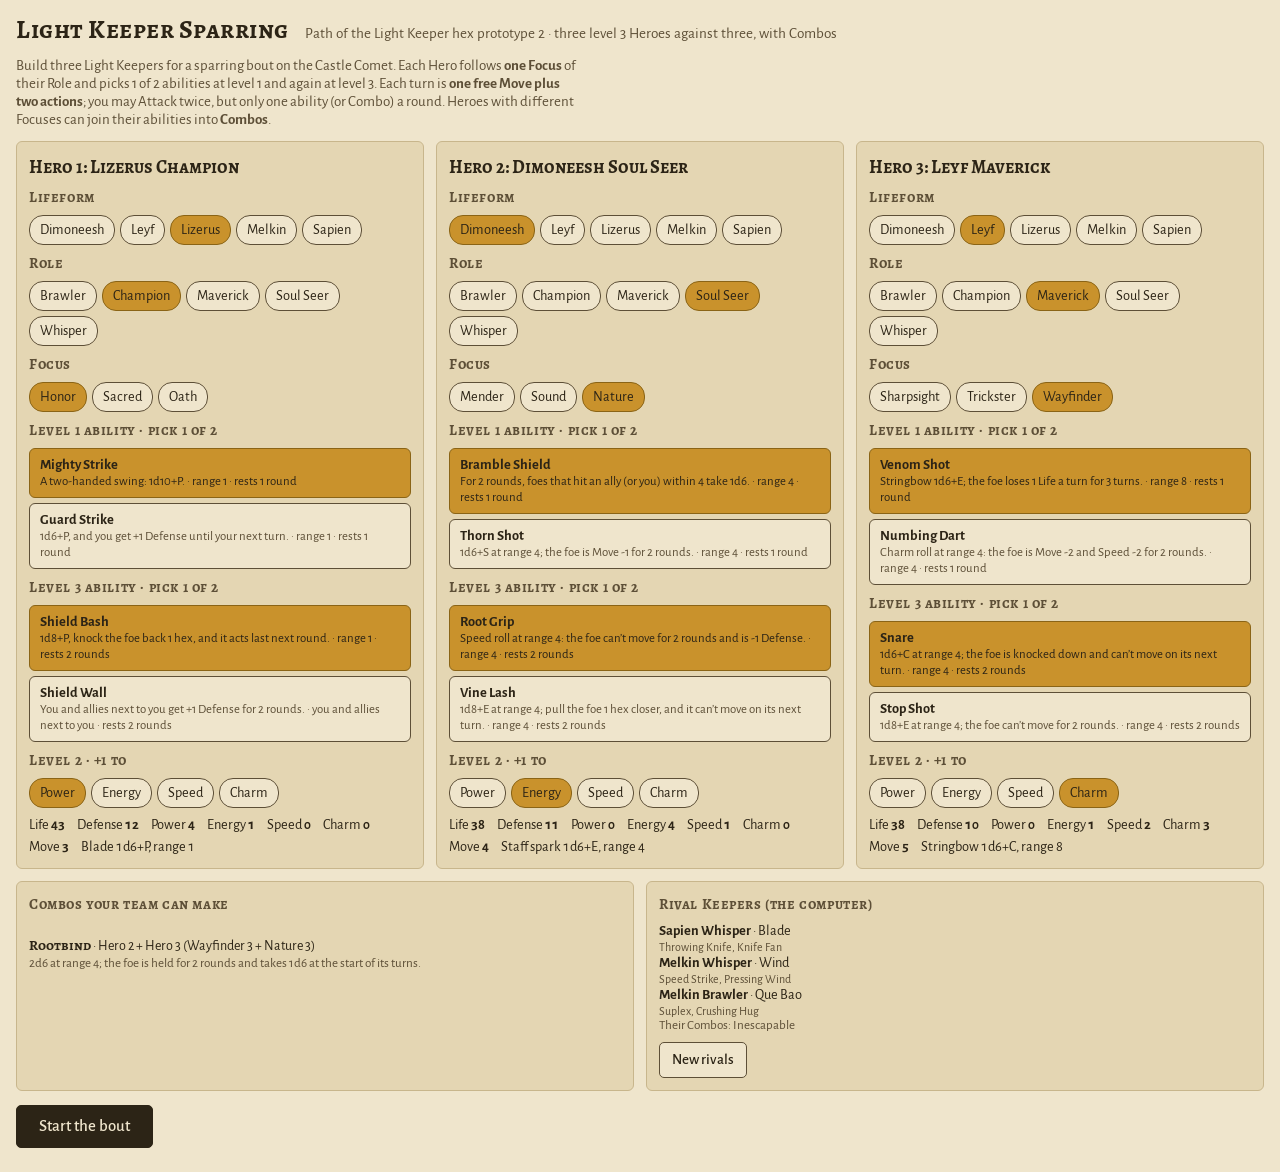
<file: tools/critquest/farluck-battle.html>
<!doctype html>
<html lang="en"><head><meta charset="utf-8"><meta name="viewport" content="width=device-width, initial-scale=1">
<title>Farluck Battle</title>
<meta name="claude:viewport-fit-sides" content="cover">
<link rel="preconnect" href="https://fonts.googleapis.com">
<link rel="stylesheet" href="https://fonts.googleapis.com/css2?family=Alegreya:ital,wght@0,400;0,600;1,400&family=Alegreya+SC:wght@500;700&family=Alegreya+Sans:wght@400;500;700&display=swap">
<style>
/* Same field-journal look as the first hex prototype: one warm daylight parchment theme on purpose. */
:root {
  color-scheme: light;
  --paper: #efe5cc; --paper-2: #e4d6b3; --ink: #2c2416; --ink-soft: #5d4f37; --rule: #c8b68c;
  --ember: #b5462a; --gold: #c9922c; --sky: #3f6f8f; --leaf: #4f6b3a;
  --display: "Alegreya SC", "Palatino Linotype", Georgia, serif;
  --body: "Alegreya Sans", "Segoe UI", system-ui, sans-serif;
}
html, body { min-height: 100%; }
body {
  background: var(--paper); color: var(--ink); font-family: var(--body); font-size: 15px; margin: 0;
  padding-left: max(16px, env(safe-area-inset-left, 0px)); padding-right: max(16px, env(safe-area-inset-right, 0px));
  padding-block: 12px 24px; box-sizing: border-box;
}
*, *::before, *::after { box-sizing: border-box; }
h1, h2, h3 { font-family: var(--display); font-weight: 700; text-wrap: balance; margin: 0; }
button { font: inherit; color: inherit; }
[hidden] { display: none !important; }
.top { display: flex; flex-wrap: wrap; align-items: baseline; gap: 4px 16px; margin-bottom: 10px; }
.top h1 { font-size: 1.6rem; letter-spacing: .02em; }
.top .sub { color: var(--ink-soft); font-size: .95rem; }
.lead { margin: 0 0 12px; max-width: 70ch; color: var(--ink-soft); }
.card { background: var(--paper-2); border: 1px solid var(--rule); border-radius: 6px; padding: 12px; display: grid; gap: 8px; align-content: start; min-width: 0; }
.card h2 { font-size: 1.15rem; }
.card h3 { font-size: .92rem; color: var(--ink-soft); letter-spacing: .04em; }
.note { font-size: .82rem; color: var(--ink-soft); margin: 0; }
.row { display: flex; flex-wrap: wrap; gap: 4px 12px; font-variant-numeric: tabular-nums; font-size: .9rem; }

/* ---------- setup */
.builders { display: grid; grid-template-columns: repeat(3, minmax(0, 1fr)); gap: 12px; }
@media (max-width: 980px) { .builders { grid-template-columns: minmax(0, 1fr); } }
.choices { display: flex; flex-wrap: wrap; gap: 5px; }
.choices button { padding: 5px 10px; border: 1px solid var(--ink-soft); background: var(--paper); border-radius: 14px; cursor: pointer; font-size: .9rem; }
.choices button[aria-pressed="true"] { background: var(--gold); border-color: #8a6416; }
.abil { display: grid; gap: 5px; }
.abil button { text-align: left; padding: 7px 10px; border: 1px solid var(--ink-soft); background: var(--paper); border-radius: 6px; cursor: pointer; font-size: .9rem; }
.abil button[aria-pressed="true"] { background: var(--gold); border-color: #8a6416; }
.abil small { display: block; color: var(--ink-soft); font-size: .8rem; }
.abil button[aria-pressed="true"] small { color: var(--ink); }
.setupFoot { display: grid; grid-template-columns: minmax(0, 1fr) minmax(0, 1fr); gap: 12px; margin-top: 12px; }
@media (max-width: 760px) { .setupFoot { grid-template-columns: minmax(0, 1fr); } }
.combo-line { font-size: .88rem; }
.combo-line b { font-family: var(--display); }
.rv { font-size: .9rem; }
.rv small { display: block; color: var(--ink-soft); }
.btn { padding: 8px 12px; border: 1px solid var(--ink-soft); background: var(--paper); border-radius: 5px; cursor: pointer; font-weight: 500; }
.btn.primary { background: var(--ink); color: var(--paper); border-color: var(--ink); }
.btn.big { margin-top: 14px; padding: 11px 22px; font-size: 1.05rem; }
button:focus-visible { outline: 2px solid var(--ember); outline-offset: 2px; }

/* ---------- battle */
.wrap { display: grid; grid-template-columns: minmax(0, 1fr) 330px; gap: 16px; align-items: start; }
@media (max-width: 900px) { .wrap { grid-template-columns: minmax(0, 1fr); } }
.board { min-width: 0; background: #d7c79c; border: 1px solid var(--rule); border-radius: 6px; overflow: hidden; position: relative; }
.board svg { display: block; width: 100%; height: auto; touch-action: manipulation; user-select: none; }
.caption { min-height: 76px; padding: 8px 12px; background: var(--paper); border-bottom: 3px solid var(--rule); font-size: .92rem; display: grid; gap: 2px; align-content: start; }
.caption.mine { border-bottom-color: var(--gold); }
.caption.rival { border-bottom-color: var(--ember); background: #f3e4d6; }
.caption .who { color: var(--ink-soft); font-size: .85rem; }
.caption .hd b { font-family: var(--display); font-size: 1.02rem; }
.caption .ctl { display: flex; justify-content: flex-end; }
.status { display: flex; flex-wrap: wrap; gap: 6px 10px; align-items: center; padding: 8px 12px; background: var(--paper-2); border-top: 1px solid var(--rule); font-size: .9rem; }
.status b { font-family: var(--display); }
.order { display: flex; gap: 4px; flex-wrap: wrap; }
.chip { padding: 1px 7px; border-radius: 10px; font-size: .76rem; border: 1px solid var(--rule); background: var(--paper); }
.chip.A { border-color: var(--gold); }
.chip.B { border-color: var(--ember); }
.chip.now { background: var(--ink); color: var(--paper); border-color: var(--ink); }
.chip.done { opacity: .5; }
.side { display: grid; gap: 12px; min-width: 0; }
.bar { height: 9px; background: #cdbd93; border-radius: 5px; overflow: hidden; }
.bar i { display: block; height: 100%; background: var(--gold); transition: width .3s; }
.bar.B i { background: var(--ember); }
.acts { display: grid; grid-template-columns: repeat(3, minmax(0, 1fr)); gap: 6px; }
.acts button { padding: 7px 5px; border: 1px solid var(--ink-soft); background: var(--paper); border-radius: 5px; cursor: pointer; font-weight: 500; line-height: 1.15; font-size: .92rem; }
.acts button small { display: block; font-size: .7rem; color: var(--ink-soft); font-weight: 400; }
.acts button[aria-pressed="true"] { background: var(--ink); color: var(--paper); }
.acts button[aria-pressed="true"] small { color: var(--paper-2); }
.acts button:disabled { opacity: .42; cursor: default; }
.acts .combo { grid-column: 1 / -1; background: #f6e3b0; border-color: #8a6416; }
.pips { display: inline-flex; gap: 4px; vertical-align: middle; }
.pip { width: 11px; height: 11px; border-radius: 50%; border: 2px solid var(--ink); }
.pip.on { background: var(--gold); }
.pipgap { width: 6px; }
.tags { display: flex; flex-wrap: wrap; gap: 4px; }
.tag { font-size: .74rem; padding: 0 6px; border-radius: 8px; background: var(--paper); border: 1px solid var(--rule); }
.tag.bad { border-color: var(--ember); color: #8a2e16; }
.tag.good { border-color: var(--sky); color: #2b5068; }
.roster { display: grid; gap: 6px; }
.roster .unit { display: grid; gap: 3px; padding: 6px 8px; border-radius: 5px; background: var(--paper); border: 1px solid var(--rule); cursor: default; font-size: .86rem; }
.roster .unit.now { outline: 2px solid var(--ink); }
.roster .unit.out { opacity: .45; }
.roster .unit .nm { display: flex; justify-content: space-between; gap: 6px; }
.roster .unit .nm b { font-family: var(--display); }
.roster h3 { margin-top: 2px; }
.log { max-height: 260px; overflow-y: auto; font-size: .85rem; display: grid; gap: 3px; padding-right: 4px; }
.log p { margin: 0; }
.log .A { border-left: 3px solid var(--gold); padding-left: 6px; }
.log .B { border-left: 3px solid var(--ember); padding-left: 6px; }
.log .sys { color: var(--ink-soft); font-style: italic; }
.legend { display: flex; flex-wrap: wrap; gap: 4px 12px; font-size: .8rem; color: var(--ink-soft); }
.legend i { display: inline-block; width: 11px; height: 11px; border-radius: 2px; vertical-align: -1px; margin-right: 4px; border: 1px solid #0003; }
.banner { position: absolute; inset: 0; display: grid; place-items: center; background: #2c241699; padding: 16px; }
.banner div { background: var(--paper); border: 2px solid var(--ink); border-radius: 8px; padding: 18px 22px; text-align: center; display: grid; gap: 10px; max-width: 360px; }
.banner h2 { font-size: 1.5rem; }
.tip { position: fixed; z-index: 20; max-width: 300px; background: var(--paper); border: 1.5px solid var(--ink); border-radius: 6px; padding: 8px 10px; font-size: .84rem; box-shadow: 0 6px 18px #2c241640; pointer-events: none; display: grid; gap: 3px; }
.tip b { font-family: var(--display); }
.tip .t2 { color: var(--ink-soft); }
.tip .ab { border-top: 1px solid var(--rule); padding-top: 3px; }
@media (prefers-reduced-motion: reduce) { .bar i { transition: none; } }
/* ---------- world-style battle screen (matches farluck-adventure.html) */
body.inBattle { overflow: hidden; }
#battleView { --role: #a8821f; --gold2: #c99a3c; --stone1: #2a231d; --stone2: #17120e; --barInk: #f3e6c8;
  position: fixed; inset: 0; z-index: 10; display: flex; flex-direction: column; background: #141010; font-family: Alegreya, Georgia, serif; }
#battleView .frame { position: relative; flex: 1; min-height: 0; border: 10px solid var(--role); box-shadow: inset 0 0 0 2px #000, 0 0 0 2px #000; background: radial-gradient(ellipse at 50% 45%, #6f7a3e, #3c4422 70%, #22270f); }
#battleView .frame::before { content: ""; position: absolute; inset: -6px; border: 2px solid var(--gold2); pointer-events: none; z-index: 6; border-radius: 2px; opacity: .85; }
#battleView .corner { position: absolute; width: 46px; height: 46px; z-index: 7; pointer-events: none; }
#battleView .corner svg { width: 100%; height: 100%; }
.c-tl { left: -22px; top: -22px; } .c-tr { right: -22px; top: -22px; transform: scaleX(-1); } .c-bl { left: -22px; bottom: -22px; transform: scaleY(-1); } .c-br { right: -22px; bottom: -22px; transform: scale(-1, -1); }
#board.stage { position: absolute; inset: 0; overflow: hidden; border: 0; border-radius: 0; background: none; }
#board.stage svg#map { position: absolute; inset: 0; width: 100%; height: 100%; }
.plateTop { position: absolute; left: 14px; top: 12px; z-index: 5; background: rgba(15, 10, 6, .78); border: 1px solid var(--gold2); border-radius: 8px; padding: 5px 12px; color: #f3e6c8; font-family: "Alegreya SC", serif; max-width: min(60%, 520px); }
.plateTop b { display: block; font-size: 16px; }
.plateTop .rnd { font-size: 13px; opacity: .9; }
.plateTop .order { margin-top: 4px; }
#battleView .chip { background: #2a221a; color: #f3e6c8; border-color: #6b5537; font-family: Alegreya, serif; }
#battleView .chip.A { border-color: var(--gold2); } #battleView .chip.B { border-color: #b5462a; }
#battleView .chip.now { background: var(--gold2); color: #22170d; border-color: #ffe2a0; }
.hintStrip { position: absolute; left: 50%; bottom: 12px; transform: translateX(-50%); z-index: 5; max-width: min(640px, 88%); background: rgba(15, 10, 6, .78); color: #f3e6c8; border: 1px solid var(--gold2); border-radius: 8px; padding: 4px 12px; font-size: 14px; text-align: center; }
.hintStrip:empty { display: none; }
/* action text over the unit */
#caption.bubble { position: absolute; z-index: 6; min-height: 0; max-width: min(380px, 80%); background: rgba(20, 14, 9, .9); color: #f6ead0; border: 1px solid var(--gold2); border-radius: 10px; padding: 7px 11px; font-size: 14.5px; line-height: 1.35; pointer-events: none; transform: translate(-50%, -100%); display: grid; gap: 2px; transition: opacity .2s; }
#caption.bubble:empty { opacity: 0; }
#caption.bubble.mine { border-color: var(--gold2); } #caption.bubble.rival { border-color: #b5462a; }
#caption.bubble::after { content: ""; position: absolute; left: var(--tail, 50%); bottom: -7px; transform: translateX(-50%) rotate(45deg); width: 12px; height: 12px; background: rgba(20, 14, 9, .9); border-right: 1px solid var(--gold2); border-bottom: 1px solid var(--gold2); }
#caption.bubble .hd b { font-family: "Alegreya SC", serif; color: #ffe2a0; }
#caption.bubble .who { color: #cdb98e; font-size: 12px; }
#caption.bubble b { color: #ffe2a0; }
#caption.bubble .ctl { pointer-events: auto; display: flex; justify-content: flex-end; }
/* turn pop-up beside the active Hero */
.turnPop { position: absolute; z-index: 7; left: 0; top: 0; width: 0; height: 0; --rb: 46px; }
.turnPop .rb { position: absolute; width: var(--rb); height: var(--rb); margin: calc(var(--rb) / -2) 0 0 calc(var(--rb) / -2); border-radius: 50%; padding: 0; display: grid; place-items: center; cursor: pointer;
  background: radial-gradient(circle at 50% 35%, #4a3b2c, #1c140e 75%); border: 2px solid #c99a3c; box-shadow: 0 2px 6px #000a, inset 0 1px 0 #ffffff22; transition: transform .15s, box-shadow .15s, opacity .2s; animation: rbIn .25s ease-out both; animation-delay: calc(var(--i) * 30ms); }
.turnPop .rb svg { width: 72%; height: 72%; pointer-events: none; }
.turnPop .rb:hover, .turnPop .rb:focus-visible, .turnPop .rb.armed { transform: scale(1.22); z-index: 2; box-shadow: 0 0 0 3px #ffe2a088, 0 0 14px #ffd36a; outline: none; }
.turnPop .rb[aria-pressed="true"] { background: radial-gradient(circle at 50% 35%, #ffe2a0, #c99a3c 75%); border-color: #fff3cf; }
.turnPop .rb.off { filter: grayscale(1) brightness(.7); opacity: .55; cursor: default; }
.turnPop .rb.combo { border-color: #6fc8e8; }
.turnPop .rb .cd { position: absolute; right: -4px; bottom: -4px; min-width: 15px; height: 15px; border-radius: 8px; background: #2a1612; border: 1px solid #c99a3c; font: 10px/13px Alegreya, serif; color: #ffe2a0; }
.turnPop.dim .rb:not([aria-pressed="true"]):not(:hover) { opacity: .5; }
@keyframes rbIn { from { opacity: 0; transform: scale(.4); } }
@media (max-height: 520px), (max-width: 760px) { .turnPop { --rb: 34px; } }
/* phone landscape: one short bar row so the map keeps the screen; actions become icons (the ring has the words on tap) */
@media (max-height: 520px) {
  .hintStrip { font-size: 12px; padding: 3px 10px; }
  #battleView .frame { border-width: 5px; } #battleView .corner { width: 26px; height: 26px; }
  .hud2 { flex-wrap: nowrap; max-height: 74px; } .hud2 .sec { padding: 4px 8px; gap: 3px; } .hud2 .who { display: none; }
  .hud2 .sec h4 { font-size: 10px; } .lifebar { min-width: 120px; height: 13px; } .lifebar span { font-size: 10px; line-height: 13px; }
  .stg div { min-width: 22px; padding: 1px 2px; } .stg div b { font-size: 12px; }
  .hud2 .acts { flex-wrap: nowrap; max-width: none; } .hud2 .acts button { padding: 3px; border-radius: 50%; } .hud2 .acts button > span:last-child { display: none; }
  .hud2 .acts button .aic { width: 30px; height: 30px; border: 0; } .hud2 .acts button .aic svg { width: 22px; height: 22px; }
  .icons { grid-template-columns: repeat(5, 34px); gap: 4px; } .ibtn { width: 34px; height: 34px; } .ibtn svg { width: 22px; height: 22px; }
  .plateTop { padding: 3px 8px; } .plateTop b { font-size: 13px; }
}
.tip .use { margin-top: 4px; font: 13px "Alegreya SC", serif; color: #22170d; background: var(--gold2); border: 1px solid #8a6416; border-radius: 6px; padding: 4px 10px; justify-self: start; }
.hud2 .acts button { display: inline-flex; align-items: center; gap: 6px; text-align: left; }
.hud2 .acts button .aic { flex: 0 0 auto; width: 26px; height: 26px; border-radius: 50%; background: #1c140e; border: 1px solid #c99a3c; display: grid; place-items: center; }
.hud2 .acts button .aic svg { width: 19px; height: 19px; }
.hud2 .acts button[aria-pressed="true"] .aic { background: #fff3cf; }
/* rolling Crit Dice */
.tray.gone { opacity: 0; transition: opacity .6s; }
.tray { position: absolute; z-index: 5; display: flex; gap: 4px; transform: translate(-50%, -50%); pointer-events: none; }
.die { --sz: var(--dz, 46px); width: var(--sz); height: var(--sz); position: relative; filter: drop-shadow(0 5px 5px rgba(0, 0, 0, .6)); }
.die.sm { --sz: calc(var(--dz, 46px) * .75); }
.die svg { width: 100%; height: 100%; display: block; overflow: visible; }
.die.rolling { animation: tumble var(--t, 800ms) cubic-bezier(.2, .7, .3, 1) both; }
@keyframes tumble { 0% { transform: translate(var(--fx, -50px), -40px) rotate(-560deg) scale(.5); opacity: 0 } 15% { opacity: 1 } 60% { transform: translate(0, 4px) rotate(-30deg) scale(1.08) } 80% { transform: translate(0, 0) rotate(8deg) scale(.97) } 100% { transform: none } }
.die.crit::after { content: ""; position: absolute; inset: -30%; border-radius: 50%; background: radial-gradient(closest-side, rgba(255, 220, 120, .85), transparent); z-index: -1; animation: burst 1s ease-out forwards; }
.die.fumble svg { filter: grayscale(.6) brightness(.7); }
.die.fumble::after { content: ""; position: absolute; inset: -20%; border-radius: 50%; background: radial-gradient(closest-side, rgba(220, 30, 40, .7), transparent); z-index: -1; animation: burst 1s ease-out forwards; }
@keyframes burst { 0% { transform: scale(.4); opacity: 1 } 100% { transform: scale(1.5); opacity: 0 } }
.die .lbl { position: absolute; left: 50%; top: 100%; transform: translateX(-50%); font: 11px/1 "Alegreya SC", serif; color: #fff; text-shadow: 0 1px 2px #000, 0 0 3px #000; white-space: nowrap; }
@media (prefers-reduced-motion: reduce) { .die.rolling { animation: none; } }
/* bottom action bar */
.hud2 { flex: 0 0 auto; min-height: 112px; display: flex; align-items: stretch; justify-content: safe center; background: linear-gradient(180deg, var(--stone1), var(--stone2)); border-top: 3px solid var(--role); box-shadow: inset 0 2px 0 var(--gold2); color: var(--barInk); font-family: "Alegreya SC", serif; overflow-x: auto; }
.hud2 .sec { display: flex; flex-direction: column; justify-content: center; gap: 6px; padding: 8px 12px; border-right: 2px solid #000; box-shadow: 1px 0 0 #3a2f25; }
.hud2 .sec:first-child { border-left: 2px solid #000; }
.hud2 .sec:last-child { border-right: 0; box-shadow: none; }
.hud2 h4 { margin: 0; font-size: 11px; letter-spacing: .08em; color: #bfa77a; font-weight: 500; display: flex; align-items: center; gap: 8px; }
.hud2 .who { min-width: 150px; max-width: 210px; }
.hud2 .who b { font-size: 15px; } .hud2 .who small { font-size: 12px; color: #cdb98e; font-family: Alegreya, serif; }
.hud2 .tags .tag { background: #2a221a; color: #f3e6c8; border-color: #6b5537; font-family: Alegreya, serif; }
.hud2 .tags .tag.bad { border-color: #b5462a; color: #f2a08a; } .hud2 .tags .tag.good { border-color: #6fa8c8; color: #a8d4f0; }
.lifebar { position: relative; height: 16px; border: 1px solid #000; border-radius: 8px; background: #2a1612; overflow: hidden; box-shadow: inset 0 1px 2px #000; min-width: 170px; }
.lifebar i { position: absolute; left: 0; top: 0; bottom: 0; background: linear-gradient(#e0584a, #8a1e18); border-radius: 8px; transition: width .3s; }
.lifebar span { position: relative; display: block; text-align: center; font: 11px/16px Alegreya, serif; color: #fff; text-shadow: 0 1px 1px #000; }
.stg { display: grid; grid-template-columns: repeat(6, auto); gap: 4px; }
.stg div { display: flex; flex-direction: column; align-items: center; min-width: 28px; padding: 2px 3px; border: 1px solid #6b5537; border-radius: 5px; background: #2a221a; font-size: 9px; color: #bfa77a; line-height: 1.1; }
.stg div b { font: 600 15px/1.1 Alegreya, serif; color: var(--barInk); } .stg div.main { border-color: var(--gold2); box-shadow: 0 0 0 1px var(--gold2) inset; }
.hud2 .pips { gap: 4px; } .hud2 .pip { border-color: #bfa77a; width: 10px; height: 10px; } .hud2 .pip.on { background: var(--gold2); border-color: #ffe2a0; }
.hud2 .acts { display: flex; flex-wrap: wrap; gap: 5px; max-width: 520px; }
.hud2 .acts button { font: 14px/1.1 "Alegreya SC", serif; color: var(--barInk); background: #3a2e24; border: 1px solid #6b5537; border-radius: 6px; padding: 5px 9px; cursor: pointer; text-align: center; box-shadow: inset 0 1px 0 rgba(255, 255, 255, .08); }
.hud2 .acts button small { display: block; font: 10.5px/1.1 Alegreya, serif; color: #cdb98e; }
.hud2 .acts button[aria-pressed="true"] { background: var(--gold2); color: #22170d; border-color: #ffe2a0; }
.hud2 .acts button[aria-pressed="true"] small { color: #3a2a14; }
.hud2 .acts button:disabled { opacity: .4; cursor: default; }
.hud2 .acts .combo { background: #4a3a1e; border-color: var(--gold2); }
.icons { display: grid; grid-template-columns: repeat(3, 44px); gap: 6px; }
.ibtn { width: 44px; height: 44px; border: 2px solid #6b5537; border-radius: 8px; background: #120d0a; box-shadow: inset 0 0 10px #000; display: grid; place-items: center; cursor: pointer; padding: 0; color: #f3e6c8; position: relative; }
.ibtn svg { width: 28px; height: 28px; }
.ibtn:hover, .ibtn:focus-visible, .ibtn[aria-expanded="true"] { border-color: var(--gold2); outline: none; }
.ibtn .n { position: absolute; right: 2px; bottom: 0; font: 10px Alegreya, serif; color: #ffe2a0; }
/* parchment windows */
.win { display: none; position: fixed; z-index: 15; left: 50%; top: 45%; transform: translate(-50%, -50%); width: min(520px, 94vw); max-height: 74vh; overflow: auto; background: linear-gradient(#f3e6c8, #e6d3a8); border: 3px solid #8a6a3a; border-radius: 12px; box-shadow: 0 0 0 2px #000, 0 20px 50px rgba(0, 0, 0, .7); padding: 12px 16px; color: #2b1d10; }
.win.on { display: block; }
.win h3 { display: flex; justify-content: space-between; align-items: center; font-family: "Alegreya SC", serif; margin-bottom: 8px; }
.win h3 button { font: 13px "Alegreya SC", serif; background: #3a2e24; color: #f3e6c8; border: 1px solid #6b5537; border-radius: 6px; padding: 3px 10px; cursor: pointer; }
.win .log { max-height: 50vh; }
#board .banner { z-index: 8; background: #0008; }
#board .banner div { background: linear-gradient(#f3e6c8, #e6d3a8); border: 3px solid #8a6a3a; box-shadow: 0 0 0 2px #000, 0 20px 50px rgba(0, 0, 0, .7); }
@media (max-width: 760px) {
  #battleView .frame { border-width: 6px; } #battleView .corner { width: 30px; height: 30px; }
  .hud2 { flex-wrap: wrap; justify-content: center; } .hud2 .sec { padding: 6px 8px; border-right: 0; box-shadow: none; } .hud2 .sec:first-child { border-left: 0; }
  .hud2 .who { display: none; } .icons { grid-template-columns: repeat(5, 40px); } .ibtn { width: 40px; height: 40px; }
  .plateTop { max-width: 70%; padding: 4px 8px; } .plateTop b { font-size: 14px; }
}
</style>

<div class="top">
  <h1>Light Keeper Sparring</h1>
  <span class="sub">Path of the Light Keeper hex prototype 2 · three level 3 Heroes against three, with Combos</span>
</div>

<!-- ======================= setup -->
<section id="setupView">
  <p class="lead">Build three Light Keepers for a sparring bout on the Castle Comet. Each Hero follows <b>one Focus</b> of their Role and picks 1 of 2 abilities at level 1 and again at level 3. Each turn is <b>one free Move plus two actions</b>; you may Attack twice, but only one ability (or Combo) a round. Heroes with different Focuses can join their abilities into <b>Combos</b>.</p>
  <div class="builders" id="builders"></div>
  <div class="setupFoot">
    <section class="card"><h3>Combos your team can make</h3><div id="myCombos"></div></section>
    <section class="card"><h3>Rival Keepers (the computer)</h3><div id="rivalPreview"></div><div><button class="btn" id="rerollBtn" type="button">New rivals</button></div></section>
  </div>
  <button class="btn primary big" id="startBtn" type="button">Start the bout</button>
</section>

<!-- ======================= battle -->
<section id="battleView" hidden>
  <div class="frame" id="frame">
    <div class="corner c-tl"></div><div class="corner c-tr"></div><div class="corner c-bl"></div><div class="corner c-br"></div>
    <div class="stage" id="board">
      <svg id="map" viewBox="0 0 768 395" preserveAspectRatio="xMidYMid meet" role="img" aria-label="Hex map of the battlefield"></svg>
      <div class="plateTop"><b id="bTitle">Sparring on the Comet</b><span class="rnd" id="status"></span><div class="order" id="order"></div></div>
      <div class="caption bubble" id="caption"></div>
      <div class="hintStrip" id="hint"></div>
      <div class="turnPop" id="turnPop" hidden></div>
    </div>
  </div>
  <div class="hud2" id="hud2">
    <div id="actCard" style="display:contents">
      <div class="sec who"><h4>Light Keeper</h4><b id="actName">Hero</b><small id="actSub"></small><div class="tags" id="actTags"></div></div>
      <div class="sec"><h4>Stats</h4><div class="lifebar" id="actBarWrap"><i id="actBar"></i><span id="actLife"></span></div><div class="stg" id="actStats"></div></div>
      <div class="sec"><h4>Actions <span class="pips" id="pips"></span></h4><div class="acts" id="acts"></div></div>
    </div>
    <div class="sec"><h4>Battle</h4><div class="icons">
      <button type="button" class="ibtn" data-win="rosterWin" title="Heroes and foes" aria-label="Heroes and foes"><svg viewBox="0 0 32 32"><path d="M16 3 L27 7 V15 Q27 24 16 29 Q5 24 5 15 V7Z" fill="#7a2e1c" stroke="#e8c260" stroke-width="2"/><path d="M11 15 l4 4 l7 -8" stroke="#e8c260" stroke-width="2.5" fill="none"/></svg></button>
      <button type="button" class="ibtn" data-win="logWin" title="Chronicle" aria-label="Chronicle"><svg viewBox="0 0 32 32"><rect x="7" y="5" width="18" height="22" rx="2" fill="#e6d3a8" stroke="#8a6a3a" stroke-width="2"/><path d="M11 11h10M11 15h10M11 19h7" stroke="#5a4630" stroke-width="1.8"/><circle cx="7" cy="7" r="3" fill="#c99a3c"/><circle cx="7" cy="25" r="3" fill="#c99a3c"/></svg></button>
      <button type="button" class="ibtn" data-win="keyWin" title="Map key" aria-label="Map key"><svg viewBox="0 0 32 32"><polygon points="16,4 27,10 27,22 16,28 5,22 5,10" fill="#8aa04a" stroke="#e8c260" stroke-width="2"/><circle cx="16" cy="14" r="5" fill="#3f6b2f"/><rect x="15" y="18" width="2" height="5" fill="#5b4026"/></svg></button>
      <button type="button" class="ibtn" data-win="paceWin" title="Computer speed" aria-label="Computer speed"><svg viewBox="0 0 32 32"><path d="M9 4h14M9 28h14M10 4 Q10 13 16 16 Q10 19 10 28 M22 4 Q22 13 16 16 Q22 19 22 28" stroke="#e8c260" stroke-width="2" fill="none"/><path d="M12 25 Q16 20 20 25Z" fill="#c99a3c"/></svg></button>
      <button type="button" class="ibtn" data-win="helpWin" title="How to play" aria-label="How to play"><svg viewBox="0 0 32 32"><circle cx="16" cy="16" r="12" fill="#3a2e24" stroke="#e8c260" stroke-width="2"/><text x="16" y="22" text-anchor="middle" font-size="17" font-family="Alegreya SC, serif" fill="#f3e6c8">?</text></svg></button>
    </div></div>
  </div>
  <div class="win" id="rosterWin" role="dialog" aria-label="Heroes and foes"><h3>Heroes and foes <button type="button" data-close>Close</button></h3><div class="roster" id="rosters"></div></div>
  <div class="win" id="logWin" role="dialog" aria-label="Chronicle"><h3>Chronicle <button type="button" data-close>Close</button></h3><div class="log" id="log" aria-live="polite"></div></div>
  <div class="win" id="keyWin" role="dialog" aria-label="Map key"><h3>Map key <button type="button" data-close>Close</button></h3>
    <div class="legend">
      <span><i style="background:#a8b05a"></i>Grass</span>
      <span><i style="background:#4f6b3a"></i>Trees: cover +2, 2 to enter</span>
      <span><i style="background:#c9ae74"></i>Hill: +1 to hit from above, 2 to climb</span>
      <span><i style="background:#9c8562"></i>Dry creek: 2 to enter</span>
      <span><i style="background:#7c7468"></i>Rocks: block moving and sight</span>
      <span><i style="background:#8a6a3c"></i>Fence: blocks moving, cover +2 behind it</span>
    </div>
    <p class="note" style="margin-top:8px">Hover (or tap) any Hero or foe to see their stats and what is affecting them.</p></div>
  <div class="win" id="paceWin" role="dialog" aria-label="Computer speed"><h3>Computer speed <button type="button" data-close>Close</button></h3><div class="choices" id="paceChoices"></div><p class="note" style="margin-top:8px">Step by step waits for you to press Next after each thing a foe does.</p></div>
  <div class="win" id="helpWin" role="dialog" aria-label="How to play"><h3>How to play <button type="button" data-close>Close</button></h3>
    <p>Each turn you get <b>one free Move plus two actions</b>. You may Attack twice, but only one ability (or Combo) a round.</p>
    <p>Press an action in the bar, then tap a lit hex or a circled target. Hover a button or a Hero for a reminder.</p>
    <p>Your <b>Crit Dice</b> roll on the field: a D20 to hit (beat the target's Defense), then the damage dice. A natural 20 is a crit and doubles the damage dice. A natural 1 misses and brings a Calamity.</p>
    <p>Trees give cover, hills give +1 to hit from above, rocks block sight. The Chronicle keeps every roll.</p></div>
</section>

<div class="tip" id="tip" hidden></div>

<script>
// ============================================================ rules data
const LIFEFORMS = { Dimoneesh: { def: 1, E: 1 }, Leyf: { E: 1, S: 1 }, Lizerus: { def: 1, P: 1 }, Melkin: { S: 1, C: 1 }, Sapien: { P: 1, C: 1 } };
const ROLES = {
  Brawler:     { life: 40, grow: 4, P: 1, S: 1, main: 'P', wRange: 1, weapon: 'Fists', color: '#7a2232', branches: ['Que Bao', 'Fury', 'Bedrock'] },
  Champion:    { life: 33, grow: 5, def: 1, P: 2, E: 1, main: 'P', wRange: 1, weapon: 'Blade', color: '#a8913a', branches: ['Honor', 'Sacred', 'Oath'] },
  Maverick:    { life: 30, grow: 4, S: 1, C: 2, main: 'C', wRange: 8, weapon: 'Stringbow', color: '#5e6a3e', branches: ['Sharpsight', 'Trickster', 'Wayfinder'] },
  'Soul Seer': { life: 30, grow: 4, E: 2, S: 1, main: 'E', wRange: 4, weapon: 'Staff spark', color: '#3f7480', branches: ['Mender', 'Sound', 'Nature'] },
  Whisper:     { life: 30, grow: 4, S: 1, C: 1, dmg: 1, main: 'S', wRange: 1, weapon: 'Daggers', color: '#4a4a63', branches: ['Wind', 'Shadow', 'Blade'] },
};
const STATN = { P: 'Power', E: 'Energy', S: 'Speed', C: 'Charm' };
const TIER_CD = { 1: 1, 3: 2 };

// Each Focus slot (level 1 and level 3) offers the 2 abilities N8 approved on Nov 11 (tab "Updated abilities").
// A slot is named "<Focus> <level>"; Combos pair slots, so either pick counts.
const FAMS = [];
const F = (role, branch, tier, versions) => FAMS.push({ role, branch, tier, fam: `${branch} ${tier}`, versions: versions.map(v => ({ role, branch, tier, fam: `${branch} ${tier}`, kind: 'foe', ...v })) });
F('Brawler', 'Que Bao', 1, [
  { name: 'Suplex', range: 1, stat: 'P', dmg: [1, 8], on: { last: 1 }, t: 'Slam the foe down: 1d8+P, and it acts last next round.' },
  { name: 'Body Slam', range: 1, stat: 'P', dmg: [1, 10], t: 'A plain, heavy slam: 1d10+P.' }]);
F('Brawler', 'Que Bao', 3, [
  { name: 'Crushing Hug', range: 1, stat: 'P', dmg: [2, 6], on: { hit: [-2, 1] }, t: '2d6+P, and the foe is -2 to hit on its next turn.' },
  { name: 'Calming Hug', range: 1, stat: 'C', dmg: [1, 6], on: { root: 2 }, t: '1d6+C. The foe can’t move for 2 rounds.' }]);
F('Brawler', 'Fury', 1, [
  { name: 'Hammer Fist', range: 1, stat: 'P', dmg: [1, 8], critMin: 18, t: '1d8+P that crits on 18 to 20.' },
  { name: 'Rushing Crush', range: 1, stat: 'S', dmg: [2, 6], self: { def: [-2, 1] }, t: '2d6+S, but you are -2 Defense until your next turn.' }]);
F('Brawler', 'Fury', 3, [
  { name: 'Fury Flurry', kind: 'attacks', n: 3, hitMod: -3, t: 'Three Fists attacks, each rolled to hit at -3.' },
  { name: 'Focused Fury', kind: 'attacks', n: 1, hitMod: 3, extraDie: 1, t: 'One Fists attack at +3 to hit with an extra die (2d6+P).' }]);
F('Brawler', 'Bedrock', 1, [
  { name: 'Sky Crash', leap: 4, stat: 'S', dmg: [1, 4], on: { hit: [-1, 1] }, t: 'Jump up to 4 hexes to a foe, then 1d4+S; it is -1 to hit on its next turn.' },
  { name: 'Jump Punch', leap: 2, stat: 'P', dmg: [1, 8], t: 'Jump up to 2 hexes to a foe, then 1d8+P.' }]);
F('Brawler', 'Bedrock', 3, [
  { name: 'Second Wind', kind: 'self', self: { heal: [1, 6, 'E'], defUp: [2, 2] }, t: 'Heal 1d6+E and get +2 Defense for 2 rounds.' },
  { name: 'Thick Skin', kind: 'self', self: { defUp: [3, 2] }, t: '+3 Defense for 2 rounds.' }]);

F('Champion', 'Honor', 1, [
  { name: 'Mighty Strike', range: 1, stat: 'P', dmg: [1, 10], t: 'A two-handed swing: 1d10+P.' },
  { name: 'Guard Strike', range: 1, stat: 'P', dmg: [1, 6], self: { defUp: [1, 1] }, t: '1d6+P, and you get +1 Defense until your next turn.' }]);
F('Champion', 'Honor', 3, [
  { name: 'Shield Bash', range: 1, stat: 'P', dmg: [1, 8], on: { knock: 1, last: 1 }, t: '1d8+P, knock the foe back 1 hex, and it acts last next round.' },
  { name: 'Shield Wall', kind: 'aura', radius: 1, self: { defUp: [1, 2] }, t: 'You and allies next to you get +1 Defense for 2 rounds.' }]);
F('Champion', 'Sacred', 1, [
  { name: 'Holy Spark', range: 4, stat: 'E', dmg: [1, 8], on: { hit: [-1, 1] }, t: '1d8+E at range 4; the foe is -1 to hit for 1 round.' },
  { name: 'Mending Light', kind: 'ally', range: 4, self: { heal: [2, 6, 'E'] }, t: 'Heal an ally (or yourself) within 4 for 2d6+E.' }]);
F('Champion', 'Sacred', 3, [
  { name: 'Weaken', range: 4, stat: 'E', dmg: [1, 6], on: { weak: [2, 2] }, t: '1d6+E at range 4; the foe deals 2 less for 2 rounds.' },
  { name: 'Expose', range: 4, stat: 'C', on: { def: [-2, 2] }, t: 'Charm roll at range 4: the foe is -2 Defense for 2 rounds.' }]);
F('Champion', 'Oath', 1, [
  { name: 'Refresh', kind: 'ally', range: 2, self: { heal: [2, 6, 'C'] }, t: 'Heal an ally (or yourself) within 2 for 2d6+C.' },
  { name: 'Vigor', kind: 'self', self: { defUp: [1, 2], hitUp: [1, 2] }, t: '+1 Defense and +1 to hit for 2 rounds.' }]);
F('Champion', 'Oath', 3, [
  { name: 'Sworn Strike', range: 2, stat: 'C', dmg: [2, 6], t: '2d6+C to a foe within 2.' },
  { name: 'Rally', kind: 'aura', radius: 2, self: { hitUp: [1, 2] }, t: 'You and allies within 2 get +1 to hit for 2 rounds.' }]);

F('Maverick', 'Sharpsight', 1, [
  { name: 'Long Shot', range: 10, stat: 'C', dmg: [1, 8], noCover: true, t: 'Stringbow 1d8+C out to 10 hexes, ignoring cover.' },
  { name: 'Pierce', range: 8, stat: 'C', dmg: [1, 6], on: { root: 1 }, t: 'Stringbow 1d6+C; the foe can’t move on its next turn.' }]);
F('Maverick', 'Sharpsight', 3, [
  { name: 'Flight', kind: 'fly', fly: 3, shot: [1, 8, 'S'], t: 'Fly up to 3 hexes, then take a free 1d8+S shot.' },
  { name: 'Quick Shot', range: 8, stat: 'S', dmg: [1, 6], hits: 2, hitMod: -2, t: 'Two stringbow shots of 1d6+S, each at -2 to hit.' }]);
F('Maverick', 'Trickster', 1, [
  { name: 'Mock', range: 4, stat: 'C', on: { charm: [-2, 2], hit: [-1, 2] }, t: 'Charm roll at range 4: the foe is -2 Charm and -1 to hit for 2 rounds.' },
  { name: 'Sly Shot', range: 8, stat: 'C', dmg: [1, 6], on: { hit: [-1, 2] }, t: 'Stringbow 1d6+C; the foe is -1 to hit for 2 rounds.' }]);
F('Maverick', 'Trickster', 3, [
  { name: 'Tangle Bola', range: 4, stat: 'C', dmg: [1, 4], on: { root: 2 }, t: '1d4+C at range 4; the foe can’t move for 2 rounds.' },
  { name: 'Weighted Bola', range: 3, stat: 'P', dmg: [1, 8], on: { exposed: 1, slow: [3, 1] }, t: '1d8+P at range 3; the foe is knocked down and -3 Speed next round.' }]);
F('Maverick', 'Wayfinder', 1, [
  { name: 'Venom Shot', range: 8, stat: 'E', dmg: [1, 6], on: { dot: [1, 3] }, t: 'Stringbow 1d6+E; the foe loses 1 Life a turn for 3 turns.' },
  { name: 'Numbing Dart', range: 4, stat: 'C', on: { move: [-2, 2], slow: [2, 2] }, t: 'Charm roll at range 4: the foe is Move -2 and Speed -2 for 2 rounds.' }]);
F('Maverick', 'Wayfinder', 3, [
  { name: 'Snare', range: 4, stat: 'C', dmg: [1, 6], on: { exposed: 1, root: 1 }, t: '1d6+C at range 4; the foe is knocked down and can’t move on its next turn.' },
  { name: 'Stop Shot', range: 4, stat: 'E', dmg: [1, 8], on: { root: 2 }, t: '1d8+E at range 4; the foe can’t move for 2 rounds.' }]);

F('Soul Seer', 'Mender', 1, [
  { name: 'Life Thread', range: 4, stat: 'E', dmg: [1, 6], mendAlly: [1, 6], t: '1d6+E at range 4, and your most hurt ally within 4 heals 1d6 if it hits.' },
  { name: 'Wither Touch', range: 2, stat: 'E', dmg: [1, 10], t: '1d10+E to a foe within 2.' }]);
F('Soul Seer', 'Mender', 3, [
  { name: 'Gust', range: 4, stat: 'S', dmg: [2, 6], on: { knock: 1 }, t: '2d6+S at range 4, and the foe is pushed back 1 hex.' },
  { name: 'Cleansing Breeze', kind: 'aura', radius: 2, self: { heal: [1, 4], cleanse: true }, t: 'You and allies within 2 heal 1d4 and shake off holds, poison and penalties.' }]);
F('Soul Seer', 'Sound', 1, [
  { name: 'Shriek', range: 4, stat: 'E', dmg: [1, 6], on: { last: 1 }, t: '1d6+E at range 4; the foe acts last next round.' },
  { name: 'Rumble', range: 2, stat: 'P', dmg: [1, 10], t: 'A low, heavy tone: 1d10+P at range 2.' }]);
F('Soul Seer', 'Sound', 3, [
  { name: 'Mind Spike', range: 4, stat: 'E', dmg: [1, 6], on: { hit: [-2, 2] }, t: '1d6+E at range 4; the foe is -2 to hit for 2 rounds.' },
  { name: 'Shatter Blast', kind: 'burst', radius: 1, stat: 'C', dmg: [2, 6], t: 'Every foe next to you takes 2d6+C.' }]);
F('Soul Seer', 'Nature', 1, [
  { name: 'Bramble Shield', kind: 'ally', range: 4, self: { thorns: 2 }, t: 'For 2 rounds, foes that hit an ally (or you) within 4 take 1d6.' },
  { name: 'Thorn Shot', range: 4, stat: 'S', dmg: [1, 6], on: { move: [-1, 2] }, t: '1d6+S at range 4; the foe is Move -1 for 2 rounds.' }]);
F('Soul Seer', 'Nature', 3, [
  { name: 'Root Grip', range: 4, stat: 'S', on: { root: 2, def: [-1, 2] }, t: 'Speed roll at range 4: the foe can’t move for 2 rounds and is -1 Defense.' },
  { name: 'Vine Lash', range: 4, stat: 'E', dmg: [1, 8], on: { pull: 1, root: 1 }, t: '1d8+E at range 4; pull the foe 1 hex closer, and it can’t move on its next turn.' }]);

F('Whisper', 'Wind', 1, [
  { name: 'Double Strike', range: 1, stat: 'S', dmg: [1, 4], hits: 2, t: 'Two quick hits of 1d4+S.' },
  { name: 'Speed Strike', range: 1, stat: 'S', dmg: [1, 6], self: { moveNow: 2 }, t: '1d6+S, and you get +2 Move for the rest of this turn.' }]);
F('Whisper', 'Wind', 3, [
  { name: 'Pressing Wind', range: 2, stat: 'P', dmg: [1, 10], on: { knock: 2 }, t: '1d10+P at range 2, and the foe is pushed back 2 hexes.' },
  { name: 'Tailwind', kind: 'aura', radius: 2, self: { moveUp: [2, 2] }, t: 'You and allies within 2 get +2 Move for 2 rounds.' }]);
F('Whisper', 'Shadow', 1, [
  { name: 'Shade', kind: 'self', self: { defUp: [3, 2] }, t: 'Wrap yourself in shadow: +3 Defense for 2 rounds.' },
  { name: 'Shadow Stab', range: 1, stat: 'E', dmg: [1, 8], allyBonus: 2, t: '1d8+E, and +2 to hit if one of your allies is next to the foe.' }]);
F('Whisper', 'Shadow', 3, [
  { name: 'Fade Strike', range: 1, stat: 'C', dmg: [2, 6], fadeAfter: 4, t: '2d6+C, then vanish and reappear up to 4 hexes away.' },
  { name: 'Ambush', blink: 3, stat: 'S', dmg: [1, 8], on: { exposed: 1 }, t: 'Step to a foe within 3, strike 1d8+S, and knock it down.' }]);
F('Whisper', 'Blade', 1, [
  { name: 'Weak Spot', range: 4, stat: 'C', dmg: [1, 4], on: { mark: 2, def: [-1, 2] }, t: 'Charm roll at range 4: 1d4+C, and the foe is Marked and -1 Defense for 2 rounds.' },
  { name: 'Throwing Knife', range: 4, stat: 'P', dmg: [1, 8], critMin: 19, t: '1d8+P at range 4; crits on 19 to 20.' }]);
F('Whisper', 'Blade', 3, [
  { name: 'Knife Fan', kind: 'burst', radius: 2, max: 3, stat: 'P', dmg: [1, 6], t: '1d6+P to up to 3 foes within 2.' },
  { name: 'Hidden Dagger', range: 1, stat: 'S', dmg: [2, 8], t: '2d8+S.' }]);
const famOf = (role, branch, tier) => FAMS.find(x => x.role === role && x.branch === branch && x.tier === tier);

// Combos: levels 1 and 3 (tab "Combos: all levels"). Each pairs two slots; either pick in a slot counts.
// The partner must be within 4 hexes of the leader. Combo dice add no stat; the hit roll uses the leader's main stat +2 for teamwork.
const COMBOS = [
  { name: 'Snare and Slam', pair: ['Trickster 3', 'Que Bao 1'], range: 4, dice: [[3, 8]], on: { stun: 1 }, t: 'The bola trips the foe into the slam: 3d8 at range 4, and the foe loses its next turn.' },
  { name: 'Hammerfall', pair: ['Bedrock 1', 'Honor 3'], range: 4, dice: [[3, 6]], on: { exposed: 1 }, t: 'Leap in and slam together: 3d6 to a foe within 4, and it is knocked down.' },
  { name: 'Skyfall', pair: ['Sharpsight 3', 'Honor 1'], range: 4, dice: [[3, 8]], on: { root: 1 }, t: 'The Maverick lifts the Champion and drops them on a foe within 4: 3d8, and it can’t move on its next turn.' },
  { name: 'Inescapable', pair: ['Que Bao 3', 'Wind 3'], range: 4, adjTo: 'Que Bao 3', dice: [[2, 8]], on: { held: [[[1, 6]], 2] }, t: 'The wind pins the hold: 2d8 to a foe next to the Brawler; it is held for 2 rounds and takes 1d6 at the start of its turns.' },
  { name: 'Eclipse', pair: ['Shadow 1', 'Sacred 3'], range: 4, dice: [[2, 8]], on: { def: [-2, 2] }, t: '2d8 at range 4, and the foe is -2 Defense for 2 rounds.' },
  { name: 'Rootbind', pair: ['Wayfinder 3', 'Nature 3'], range: 4, dice: [[2, 6]], on: { held: [[[1, 6]], 2] }, t: '2d6 at range 4; the foe is held for 2 rounds and takes 1d6 at the start of its turns.' },
  { name: 'Sanctuary', pair: ['Oath 1', 'Mender 3'], kind: 'party', heal: [[2, 6]], self: { defUp: [1, 1] }, t: 'Your whole party heals 2d6 plus the leader’s main stat and gets +1 Defense until their next turn.' },
  { name: 'Piercing Truth', pair: ['Sharpsight 1', 'Blade 1'], range: 8, sure: true, dice: [[2, 8]], on: { mark: 2 }, t: 'A shot that can’t miss: 2d8 at range 8, and the foe is Marked for 2 rounds.' },
  { name: 'Thorned Bulwark', pair: ['Bedrock 3', 'Nature 1'], kind: 'guard', holder: 'Bedrock 3', self: { defUp: [2, 2], thorns: 2, thornsN: 2 }, t: 'For 2 rounds the Brawler gets +2 Defense, and foes that hit the Brawler take 2d6.' },
  { name: 'Vanishing Slam', pair: ['Shadow 3', 'Fury 1'], range: 4, dice: [[2, 8]], critMin: 18, t: 'The Whisper slips the Brawler behind a foe within 4: 2d8 that crits on 18 to 20.' },
  { name: 'Storm Surge', pair: ['Fury 3', 'Wind 1'], range: 4, adjEither: true, hits: 4, dice: [[1, 6]], critMin: 18, t: 'Four quick hits of 1d6 on a foe next to either Hero; each one crits on 18 to 20.' },
  { name: 'Mind Games', pair: ['Trickster 1', 'Sound 3'], range: 4, dice: [[2, 6]], on: { hit: [-3, 2] }, t: '2d6 at range 4, and the foe is -3 to hit for 2 rounds.' },
  { name: 'Battle Hymn', pair: ['Sound 1', 'Oath 3'], kind: 'burst', radius: 1, dice: [[1, 8]], aura: { radius: 3, self: { hitUp: [2, 2] } }, t: 'Every foe next to the leader takes 1d8, and allies within 3 get +2 to hit for 2 rounds.' },
  { name: 'Lifelight', pair: ['Sacred 1', 'Mender 1'], kind: 'lifelight', range: 4, heal: [[3, 6]], payback: [[2, 6]], t: 'An ally within 4 heals 3d6, and the foe that last hit them takes 2d6.' },
  { name: 'Venom Fan', pair: ['Wayfinder 1', 'Blade 3'], kind: 'burst', radius: 3, max: 3, dice: [[1, 8]], on: { dot: [1, 3] }, t: 'Poisoned knives: up to 3 foes within 3 take 1d8 each and lose 1 Life a turn for 3 turns.' },
];

// ============================================================ map: a mirror-fair sparring field
// . grass  T trees  H hill  C dry creek  R rocks  F fence
const MAP = [
  'TT..R.....R..TT',
  'T....T...T....T',
  '...F...H...F...',
  '...F..HHH..F...',
  '.T....CHC....T.',
  '......C.C......',
  '..R...C.C...R..',
  '.T..T..C..T..T.',
  '....TT...TT....',
  'R.....R.R.....R',
];
const START = { A: [[1, 3], [0, 5], [1, 7]], B: [[13, 3], [14, 5], [13, 7]] };
const COLS = MAP[0].length, ROWS = MAP.length;
const TER = {
  '.': { cost: 1, fill: '#a9a85c' }, T: { cost: 2, cover: true, fill: '#919d55' }, H: { cost: 2, high: true, fill: '#c9ae74' },
  C: { cost: 2, fill: '#9c8562' }, R: { block: true, sight: true, fill: '#a0a060' }, F: { block: true, lowCover: true, fill: '#a9a85c' },
};
const ter = (c, r) => (MAP[r] && TER[MAP[r][c]]) || TER['.'];
const HS = 30, HW = HS * 1.5, HH = Math.sqrt(3) * HS * 0.62;
const OX = 40, OY = 46;
function center(c, r) { return [OX + c * HW, OY + r * HH + (c & 1 ? HH / 2 : 0)]; }
function toCube(c, r) { const x = c, z = r - (c - (c & 1)) / 2; return [x, -x - z, z]; }
function fromCube(x, y, z) { return [x, z + (x - (x & 1)) / 2]; }
function dist(a, b) { const A = toCube(...a), B = toCube(...b); return Math.max(Math.abs(A[0] - B[0]), Math.abs(A[1] - B[1]), Math.abs(A[2] - B[2])); }
const DIRS = [[[+1, 0], [+1, -1], [0, -1], [-1, -1], [-1, 0], [0, +1]], [[+1, +1], [+1, 0], [0, -1], [-1, 0], [-1, +1], [0, +1]]];
function neighbors(c, r) { return DIRS[c & 1].map(([dc, dr]) => [c + dc, r + dr]).filter(([x, y]) => x >= 0 && y >= 0 && x < COLS && y < ROWS); }
function cubeRound(x, y, z) {
  let rx = Math.round(x), ry = Math.round(y), rz = Math.round(z);
  const dx = Math.abs(rx - x), dy = Math.abs(ry - y), dz = Math.abs(rz - z);
  if (dx > dy && dx > dz) rx = -ry - rz; else if (dy > dz) ry = -rx - rz; else rz = -rx - ry;
  return [rx, ry, rz];
}
function line(a, b) {
  const n = dist(a, b), A = toCube(...a), B = toCube(...b), out = [];
  for (let i = 0; i <= n; i++) { const t = n ? i / n : 0; out.push(fromCube(...cubeRound(A[0] + (B[0] - A[0]) * t + 1e-6, A[1] + (B[1] - A[1]) * t + 1e-6, A[2] + (B[2] - A[2]) * t - 2e-6))); }
  return out;
}
function sight(a, b) {
  const L = line(a, b); let cover = false;
  for (let i = 1; i < L.length - 1; i++) { const t = ter(...L[i]); if (t.sight) return { ok: false }; if ((t.lowCover || t.cover) && dist(L[i], b) === 1) cover = true; }
  if (ter(...b).cover) cover = true;
  return { ok: true, cover: cover && dist(a, b) > 1 };
}

// ============================================================ state + helpers
const G = { team: [], rivals: [], units: [], round: 0, order: [], turn: 0, mode: null, over: false, busy: true, pace: 'normal', floats: [], beams: [], autoA: false };
const $ = id => document.getElementById(id);
const rng = n => 1 + Math.floor(Math.random() * n);
const rollDice = list => list.reduce((s, [n, d]) => { for (let i = 0; i < n; i++) s += rng(d); return s; }, 0);
const diceTxt = list => list.map(([n, d]) => `${n}d${d}`).join('+');
const avgDice = list => list.reduce((s, [n, d]) => s + n * (d + 1) / 2, 0);
const key = (c, r) => c + ',' + r;
const pos = u => [u.c, u.r];
const clamp = (x, a, b) => Math.max(a, Math.min(b, x));
const rds = n => n === 1 ? '1 round' : `${n} rounds`;
const occupied = (c, r, except) => G.units.find(u => u.alive && u !== except && u.c === c && u.r === r);
const cur = () => G.order[G.turn];
const enemiesOf = u => G.units.filter(x => x.alive && x.team !== u.team);
const alliesOf = u => G.units.filter(x => x.alive && x.team === u.team);
const stat = (u, k) => Math.max(0, (u.st[k] || 0) + (k === 'C' && u.fx.charm ? u.fx.charm[0] : 0));
const timed = (t, [v, d]) => [v, d + (t === cur() ? 1 : 0)]; // a buff on the Hero whose turn it is lasts through their next turns too
const strip = s => s.replace(/<[^>]+>/g, '');
const abOf = (sp, tier) => famOf(sp.role, sp.branch, tier).versions[tier === 1 ? sp.a1 : sp.a3];
const famsOf = sp => [famOf(sp.role, sp.branch, 1).fam, famOf(sp.role, sp.branch, 3).fam];
const PACE = { slow: 1.8, normal: 1, fast: .35, step: 1 };
let reduce = false; try { reduce = matchMedia('(prefers-reduced-motion: reduce)').matches; } catch (e) {}
const sleep = ms => new Promise(r => setTimeout(r, ms));
let contResolve = null;
async function beat(ms, major) {
  if (G.pace === 'step' && major && !G.autoA) { $('caption').insertAdjacentHTML('beforeend', '<div class="ctl"><button class="btn primary" id="contBtn" type="button">Next ▸</button></div>'); placeCaption(G.capU); $('contBtn').onclick = () => contResolve && contResolve(); $('contBtn').focus({ preventScroll: true }); return new Promise(res => { contResolve = () => { contResolve = null; res(); }; }); }
  return sleep(ms * PACE[G.pace]);
}

// ============================================================ heroes
function defaultSpec(lf, role, branch, a1 = 0, a3 = 0) { return { lf, role, branch, a1, a3, l2: ROLES[role].main }; }
function randomSpec() {
  const lfs = Object.keys(LIFEFORMS), roles = Object.keys(ROLES);
  const role = roles[rng(5) - 1];
  return defaultSpec(lfs[rng(5) - 1], role, ROLES[role].branches[rng(3) - 1], rng(2) - 1, rng(2) - 1);
}
function teamCombos(specs) {
  const out = [];
  for (let i = 0; i < specs.length; i++) for (let j = i + 1; j < specs.length; j++) {
    const a = famsOf(specs[i]), b = famsOf(specs[j]);
    for (const C of COMBOS) if ((a.includes(C.pair[0]) && b.includes(C.pair[1])) || (a.includes(C.pair[1]) && b.includes(C.pair[0]))) out.push({ C, i, j });
  }
  return out;
}
function randomRivals() {
  for (let k = 0; k < 400; k++) { const t = [randomSpec(), randomSpec(), randomSpec()]; if (new Set(t.map(s => s.role)).size >= 2 && teamCombos(t).length) return t; }
  return [randomSpec(), randomSpec(), randomSpec()];
}
function buildUnit(sp, team, i) {
  const R = ROLES[sp.role], L = LIFEFORMS[sp.lf], st = {};
  for (const k of 'PESC') st[k] = (R[k] || 0) + (L[k] || 0);
  st[sp.l2] += 1;
  const [c, r] = START[team][i];
  const life = R.life + 2 * R.grow;
  return { id: team + i, team, sp, role: sp.role, lf: sp.lf, branch: sp.branch, name: '', alive: true, c, r, life, max: life,
    def: 10 + (L.def || 0) + (R.def || 0), st, main: R.main, wRange: R.wRange, weapon: R.weapon, roleDmg: R.dmg || 0, color: R.color,
    abs: [abOf(sp, 1), abOf(sp, 3)], cd: [0, 0], fx: {}, actions: 0, freeMove: false, abUsed: false, spent: false };
}
function nameTeam(list, word) {
  const count = {}; list.forEach(u => count[u.role] = (count[u.role] || 0) + 1);
  const seen = {}; list.forEach(u => { seen[u.role] = (seen[u.role] || 0) + 1; u.name = `${word} ${u.role}${count[u.role] > 1 ? ' ' + seen[u.role] : ''}`; });
}

// ============================================================ setup screen
function builderHTML(sp, i) {
  const R = ROLES[sp.role];
  const chips = (k, list, label = x => x) => `<div class="choices">${list.map(v => `<button type="button" data-slot="${i}" data-k="${k}" data-v="${v}" aria-pressed="${sp[k] === v}">${label(v)}</button>`).join('')}</div>`;
  const abList = tier => famOf(sp.role, sp.branch, tier).versions.map((a, n) => `<button type="button" data-slot="${i}" data-k="${tier === 1 ? 'a1' : 'a3'}" data-v="${n}" aria-pressed="${(tier === 1 ? sp.a1 : sp.a3) === n}"><b>${a.name}</b><small>${a.t}${rangeTxt(a)} · rests ${rds(TIER_CD[tier])}</small></button>`).join('');
  const u = buildUnit(sp, 'A', i);
  return `<section class="card">
    <h2>Hero ${i + 1}: ${sp.lf} ${sp.role}</h2>
    <h3>Lifeform</h3>${chips('lf', Object.keys(LIFEFORMS))}
    <h3>Role</h3>${chips('role', Object.keys(ROLES))}
    <h3>Focus</h3>${chips('branch', R.branches)}
    <h3>Level 1 ability · pick 1 of 2</h3><div class="abil">${abList(1)}</div>
    <h3>Level 3 ability · pick 1 of 2</h3><div class="abil">${abList(3)}</div>
    <h3>Level 2 · +1 to</h3>${chips('l2', ['P', 'E', 'S', 'C'], k => STATN[k])}
    <div class="row"><span>Life <b>${u.max}</b></span><span>Defense <b>${u.def}</b></span>${'PESC'.split('').map(k => `<span>${STATN[k]} <b>${u.st[k]}</b></span>`).join('')}<span>Move <b>${3 + u.st.S}</b></span><span>${u.weapon} 1d6+${u.main}${u.roleDmg ? '+1' : ''}, range ${u.wRange}</span></div>
  </section>`;
}
function rangeTxt(a) {
  if (a.kind === 'self') return ' · on yourself';
  if (a.kind === 'aura') return a.radius === 1 ? ' · you and allies next to you' : ` · you and allies within ${a.radius}`;
  if (a.kind === 'fly' || a.kind === 'attacks') return '';
  if (a.leap) return ` · jump ${a.leap}`;
  if (a.blink) return ` · step ${a.blink}`;
  return a.range ? ` · range ${a.range}` : '';
}
function renderSetup() {
  $('builders').innerHTML = G.team.map(builderHTML).join('');
  const mine = teamCombos(G.team);
  $('myCombos').innerHTML = mine.length ? mine.map(({ C, i, j }) => `<p class="combo-line"><b>${C.name}</b> · Hero ${i + 1} + Hero ${j + 1} (${C.pair.join(' + ')})<br><span class="note">${C.t}</span></p>`).join('')
    : '<p class="note">No Combos yet. A Combo pairs two Focus slots on different Heroes (either pick in a slot counts), for example Honor 3 with Bedrock 1 (Hammerfall) or Oath 1 with Mender 3 (Sanctuary).</p>';
  $('rivalPreview').innerHTML = G.rivals.map(sp => `<div class="rv"><b>${sp.lf} ${sp.role}</b> · ${sp.branch}<small>${abOf(sp, 1).name}, ${abOf(sp, 3).name}</small></div>`).join('')
    + `<p class="note">Their Combos: ${teamCombos(G.rivals).map(x => x.C.name).join(', ') || 'none'}</p>`;
}
document.addEventListener('click', e => {
  const b = e.target.closest('button[data-slot]'); if (!b) return;
  const sp = G.team[+b.dataset.slot], k = b.dataset.k, v = b.dataset.v;
  if (k === 'role') { sp.role = v; sp.branch = ROLES[v].branches[0]; sp.a1 = 0; sp.a3 = 0; sp.l2 = ROLES[v].main; }
  else if (k === 'branch') { sp.branch = v; sp.a1 = 0; sp.a3 = 0; }
  else if (k === 'a1' || k === 'a3') sp[k] = +v;
  else sp[k] = v;
  renderSetup();
});
$('rerollBtn').onclick = () => { G.rivals = randomRivals(); renderSetup(); };
$('startBtn').onclick = () => startBout();

// ============================================================ dice, Calamities, Enhancements
function d20(u, lines) {
  let r = rng(20);
  if (r === 1 && u.fx.lucky) { u.fx.lucky--; lines.push(`Lucky Star: ${u.name} rerolls the 1.`); r = rng(20); }
  if (u.fx.curse) { u.fx.curse = false; if (r >= 2 && r <= 9) { lines.push(`Die Curse turns the ${r} into a 1.`); r = 1; } }
  if (u.fx.bless) { u.fx.bless = false; if (r >= 11 && r <= 19) { lines.push(`Die Blessing turns the ${r} into a 20.`); r = 20; } }
  return r;
}
function calamity(u) {
  const n = rng(12);
  const T = {
    1: ['Die Curse', 'the next D20 counts any 2 to 9 as a 1', () => u.fx.curse = true],
    2: ['Butterfingers', '-3 on the next attack roll', () => u.fx.fumble = 1],
    3: ['Twisted Ankle', 'Move -2 for the rest of the bout', () => u.fx.ankle = 2],
    4: ['Shaken', '-2 Charm for the rest of the bout', () => u.st.C -= 2],
    5: ['Winded', 'loses an action on the next turn', () => u.fx.winded = 1],
    6: ['Off Balance', 'falls down: the next attack on them is +2', () => u.fx.exposed = 1],
    7: ['Tangled Gear', 'both abilities rest 2 more rounds', () => u.cd = u.cd.map(x => x + 2)],
    8: ['Wild Swing', 'embarrassing, but nothing else', () => {}],
    9: ['Rattled', '-1 to hit for 2 rounds', () => u.fx.hit = timed(u, [-1, 2])],
    10: ['Dropped Guard', '-1 Defense for 2 rounds', () => u.fx.def = timed(u, [-1, 2])],
    11: ['Slow Start', '-3 Speed next round', () => u.fx.slow = [3, 1]],
    12: ['Stumble', 'the rest of this turn is lost', () => { if (cur() === u) u.actions = 0; }],
  }[n];
  T[2]();
  return `<span style="color:#8a2e16">Calamity ${n}, ${T[0]}: ${u.name} ${T[1]}.</span>`;
}
function enhancement(u) {
  const n = rng(12);
  const T = {
    1: ['Second Wind', 'heals 1d6+E', () => healUnit(u, rng(6) + stat(u, 'E'))], 2: ['Fleet Foot', 'Move +2 for the bout', () => u.fx.fleet = 2],
    3: ['Keen Edge', '+1 damage die for the bout', () => u.fx.keen = 1], 4: ['Steady Heart', '+2 Charm for the bout', () => u.st.C += 2],
    5: ['Stone Skin', 'Defense +1 for the bout', () => u.def++], 6: ['Clear Mind', 'both abilities are ready', () => u.cd = [0, 0]],
    7: ['Rally', '+1 to hit for the bout', () => u.fx.rally = 1], 8: ['Far Sight', 'ranges +2 for the bout', () => u.fx.far = 2],
    9: ['Lucky Star', 'one free reroll of a 1', () => u.fx.lucky = (u.fx.lucky || 0) + 1], 10: ['Light Step', 'rough ground costs 1', () => u.fx.light = true],
    11: ['Second Breath', '+1 action this turn', () => { if (cur() === u) u.actions++; }], 12: ['Die Blessing', 'the next D20 counts 11 to 19 as a 20', () => u.fx.bless = true],
  }[n];
  T[2]();
  return `<span style="color:#7a560f">Enhancement ${n}, ${T[0]}: ${u.name} ${T[1]}.</span>`;
}

// ============================================================ combat core
function flanked(t, att) {
  const adj = G.units.filter(x => x.alive && x.team === att.team && dist(pos(x), pos(t)) === 1);
  if (adj.length < 2) return false;
  const N = neighbors(t.c, t.r).map(([c, r]) => key(c, r));
  const idx = adj.map(f => N.indexOf(key(f.c, f.r)));
  return idx.some(i => idx.includes((i + 3) % 6));
}
function mods(att, tgt, statKey, o = {}) {
  const parts = []; let sum = 0;
  const add = (n, label) => { if (n) { sum += n; parts.push(`${n > 0 ? '+' : ''}${n} ${label}`); } };
  if (statKey) add(stat(att, statKey), STATN[statKey]);
  add(o.hitMod || 0, o.hitLabel || 'ability');
  if (ter(att.c, att.r).high && !ter(tgt.c, tgt.r).high) add(1, 'high ground');
  if (att.fx.hitUp) add(att.fx.hitUp[0], 'rallied');
  if (att.fx.hit) add(att.fx.hit[0], 'shaken');
  if (att.fx.rally) add(1, 'Rally');
  if (att.fx.fumble) add(-3, 'Butterfingers');
  if (flanked(tgt, att)) add(2, 'flanking');
  if (tgt.fx.mark && tgt.team !== att.team) add(2, 'Marked');
  if (o.allyBonus && alliesOf(att).some(a => a !== att && dist(pos(a), pos(tgt)) === 1)) add(o.allyBonus, 'ally close');
  let def = tgt.def; const dp = [];
  const dadd = (n, label) => { if (n) { def += n; dp.push(`${n > 0 ? '+' : ''}${n} ${label}`); } };
  if (tgt.fx.defUp) dadd(tgt.fx.defUp[0], 'guarded');
  if (tgt.fx.def) dadd(tgt.fx.def[0], 'weakened');
  if (!o.noCover && dist(pos(att), pos(tgt)) > 1 && sight(pos(att), pos(tgt)).cover) dadd(2, 'cover');
  if (tgt.fx.exposed) dadd(-2, 'knocked down');
  return { sum, parts, def, dp };
}
function hitP(att, tgt, sp = {}) {
  const m = mods(att, tgt, sp.statKey, sp);
  const need = m.def - m.sum; // must beat Defense: roll > need
  return clamp(20 - need, Math.max(1, 21 - (sp.critMin || 20)), 19) / 20;
}
function healUnit(t, n) { const before = t.life; t.life = Math.min(t.max, t.life + n); return t.life - before; }
function floatOn(u, text, cls) {
  const f = { id: u.id, text, cls }; G.floats.push(f); draw();
  setTimeout(() => { G.floats = G.floats.filter(x => x !== f); draw(); }, 1500 * PACE[G.pace] + 200);
}
function hurt(t, n, src) {
  const notes = [];
  if (src && src.team !== t.team) t.lastHitBy = src;
  t.life = Math.max(0, t.life - n);
  floatOn(t, '-' + n, 'dmg');
  if (t.life === 0) { t.alive = false; t.out = 'ko'; notes.push(`${t.name} is inspired and gives up`); }
  if (src && src.alive && t.fx.thorns) { const d = rollDice([[t.fx.thornsN || 1, 6]]); notes.push(`thorns sting ${src.name} for ${d}`); const r = hurt(src, d, null); notes.push(...r); }
  return notes;
}
function barbs(att) {
  if (!att.fx.barbs) return null;
  const d = rollDice(att.fx.barbs.dice); const n = hurt(att, d, null);
  return `Thorned Bulwark bites ${att.name} for ${d}${n.length ? ' · ' + n.join(' · ') : ''}.`;
}
// One attack (or roll-only effect when sp.dice is empty). Returns { hit, lines }.
async function strike(att, tgt, sp) {
  const res = { hit: false, lines: [] };
  for (let i = 0; i < (sp.hits || 1); i++) {
    if (!tgt.alive || !att.alive) break;
    const b = barbs(att); if (b) res.lines.push(b);
    if (!att.alive) break;
    const m = mods(att, tgt, sp.statKey, sp);
    const r = d20(att, res.lines);
    att.fx.fumble = 0;
    await showRoll(att, tgt, [{ s: 20, v: r, cls: r === 1 && !sp.sure ? 'fumble' : (r !== 1 && r >= (sp.critMin || 20) ? 'crit' : ''), lbl: 'to hit' }]);
    const total = r + m.sum, crit = r !== 1 && r >= (sp.critMin || 20), hit = sp.sure || (r !== 1 && (crit || total > m.def));
    G.beams = [{ a: pos(att), b: pos(tgt), team: att.team }];
    let line = `${sp.label} → ${tgt.name}: rolled <b>${r}</b>${m.parts.length ? ' ' + m.parts.join(' ') : ''} = ${total} vs Defense ${m.def}${m.dp.length ? ' (' + m.dp.join(', ') + ')' : ''}`;
    if (tgt.fx.exposed) tgt.fx.exposed = 0;
    if (r === 1 && !sp.sure) { res.lines.push(line + ' · <b>natural 1, miss</b>'); floatOn(tgt, 'miss', 'miss'); res.lines.push(calamity(att)); continue; }
    if (!hit) { res.lines.push(line + ' · <b>miss</b>'); floatOn(tgt, 'miss', 'miss'); continue; }
    res.hit = true;
    if (!sp.dice) { res.lines.push(line + ` · <b>${crit ? 'CRIT' : 'it works'}</b>`); if (crit) res.lines.push(enhancement(att)); continue; }
    let dice = sp.dice.map(d => [...d]);
    if (att.fx.keen) dice[0][0] += 1;
    if (sp.extraDie) dice[0][0] += sp.extraDie;
    if (crit) dice = dice.map(([n, s]) => [n * 2, s]);
    const add = (sp.dmgStat ? stat(att, sp.dmgStat) : 0) + (sp.bonus || 0) + (att.fx.dmgUp ? att.fx.dmgUp[0] : 0) - (att.fx.weak ? att.fx.weak[0] : 0);
    const dl = rollList(dice); if (dl.length) dl[0].lbl = 'damage'; await showRoll(att, tgt, dl, true);
    let dmg = Math.max(1, dl.reduce((t, d) => t + d.v, 0) + add);
    let gnote = '';
    if (tgt.fx.guard && dmg > 1) { dmg -= 1; delete tgt.fx.guard; gnote = ' (Defend took 1 off)'; }
    const notes = hurt(tgt, dmg, att);
    res.lines.push(line + ` · <b>${crit ? 'CRIT! ' : 'Hit, '}${dmg} damage</b>${gnote}${notes.length ? ' · ' + notes.join(' · ') : ''}`);
    if (crit) res.lines.push(enhancement(att));
    await sleep(reduce ? 0 : 120);
  }
  return res;
}
const weaponSpec = u => ({ label: u.weapon, dice: [[1, 6]], statKey: u.main, dmgStat: u.main, bonus: u.roleDmg });

// ---------- effects
function applyOn(src, t, on) {
  const n = []; if (!on || !t.alive) return n;
  const fx = t.fx;
  if (on.weak) { fx.weak = timed(t, on.weak); n.push(`deals ${on.weak[0]} less for ${rds(on.weak[1])}`); }
  if (on.hit) { fx.hit = timed(t, on.hit); n.push(`${on.hit[0]} to hit for ${rds(on.hit[1])}`); }
  if (on.def) { fx.def = timed(t, on.def); n.push(`${on.def[0]} Defense for ${rds(on.def[1])}`); }
  if (on.dot) { fx.dot = timed(t, on.dot); n.push(`loses ${on.dot[0]} Life a turn for ${on.dot[1]} turns`); }
  if (on.held) { fx.held = { dice: on.held[0], dur: on.held[1] }; fx.root = Math.max(fx.root || 0, on.held[1]); n.push(`held for ${rds(on.held[1])} (${diceTxt(on.held[0])} each turn)`); }
  if (on.root) { fx.root = Math.max(fx.root || 0, on.root); n.push(`can’t move for ${rds(on.root)}`); }
  if (on.stun) { fx.stun = Math.max(fx.stun || 0, on.stun); n.push(on.stun > 1 ? `can’t act for ${on.stun} turns` : 'loses the next turn'); }
  if (on.last) { fx.last = true; n.push('acts last next round'); }
  if (on.exposed) { fx.exposed = 1; n.push('knocked down (next attack on it +2)'); }
  if (on.slow) { fx.slow = [...on.slow]; n.push(`Speed -${on.slow[0]}`); }
  if (on.move) { fx.move = timed(t, on.move); n.push(`Move ${on.move[0]}`); }
  if (on.charm) { fx.charm = timed(t, on.charm); n.push(`${on.charm[0]} Charm`); }
  if (on.talk) { fx.talk = (fx.talk || 0) + on.talk; n.push(`+${on.talk} to Talk it down`); }
  if (on.barbs) { fx.barbs = { dice: on.barbs[0], dur: on.barbs[1] }; n.push(`each attack it makes costs it ${diceTxt(on.barbs[0])}`); }
  if (on.mark) { fx.mark = timed(t, [2, on.mark]); n.push(`Marked for ${rds(on.mark)} (allies +2 to hit it)`); }
  if (on.knock) n.push(shove(src, t, on.knock, +1));
  if (on.pull) n.push(shove(src, t, on.pull, -1));
  return n.filter(Boolean);
}
function shove(src, t, steps, dir) {
  let moved = 0;
  for (let s = 0; s < steps; s++) {
    const d0 = dist(pos(src), pos(t));
    const N = neighbors(t.c, t.r).filter(([c, r]) => dist(pos(src), [c, r]) === d0 + dir && !ter(c, r).block && !occupied(c, r) && !(c === src.c && r === src.r));
    if (!N.length) break;
    [t.c, t.r] = N[0]; moved++;
  }
  return moved ? `${dir > 0 ? 'pushed back' : 'pulled in'} ${moved} hex${moved > 1 ? 'es' : ''}` : (dir > 0 ? 'can’t be pushed (something solid is behind)' : 'can’t be pulled');
}
function cleanse(t) {
  const bad = [];
  for (const k of ['dot', 'held', 'root', 'weak', 'charm', 'barbs', 'slow', 'exposed']) if (t.fx[k]) { delete t.fx[k]; bad.push(k); }
  for (const k of ['hit', 'def', 'move']) if (t.fx[k] && t.fx[k][0] < 0) { delete t.fx[k]; bad.push(k); }
  return bad.length ? 'their penalties' : '';
}
function buff(c, t, s) {
  if (!s || !t.alive) return [];
  const p = [];
  if (s.heal || s.healFlat) { const n = s.healFlat || (rollDice([[s.heal[0], s.heal[1]]]) + (s.heal[2] ? stat(c, s.heal[2]) : 0)); const got = healUnit(t, n); p.push(`heals ${got}`); if (got) floatOn(t, '+' + got, 'heal'); }
  if (s.cleanse) { const had = cleanse(t); if (had) p.push(`shakes off ${had}`); }
  if (s.defUp) { if (!t.fx.defUp || t.fx.defUp[0] <= s.defUp[0]) t.fx.defUp = timed(t, s.defUp); p.push(`+${s.defUp[0]} Defense for ${rds(s.defUp[1])}`); }
  if (s.def) { t.fx.def = timed(t, s.def); p.push(`${s.def[0]} Defense until the next turn`); }
  if (s.dmgUp) { t.fx.dmgUp = timed(t, s.dmgUp); p.push(`+${s.dmgUp[0]} damage for ${rds(s.dmgUp[1])}`); }
  if (s.hitUp) { t.fx.hitUp = timed(t, s.hitUp); p.push(`+${s.hitUp[0]} to hit for ${rds(s.hitUp[1])}`); }
  if (s.moveUp) { t.fx.moveUp = timed(t, s.moveUp); p.push(`+${s.moveUp[0]} Move for ${rds(s.moveUp[1])}`); }
  if (s.moveNow) { t.fx.moveNow = s.moveNow; p.push(`+${s.moveNow} Move this turn`); }
  if (s.thorns) { t.fx.thorns = s.thorns + (t === cur() ? 1 : 0); t.fx.thornsN = s.thornsN || 1; p.push(`wrapped in thorns (${t.fx.thornsN}d6) for ${rds(s.thorns)}`); }
  return p.length ? [`${t.name}: ${p.join(', ')}.`] : [];
}
function mostHurt(u, R) { return alliesOf(u).filter(x => dist(pos(x), pos(u)) <= R && x.life < x.max).sort((a, b) => a.life / a.max - b.life / b.max)[0]; }

// ---------- reach and targets
function moveRange(u) { if (u.fx.root) return 0; return Math.max(1, 3 + stat(u, 'S') + (u.fx.fleet || 0) - (u.fx.ankle || 0) + (u.fx.moveUp ? u.fx.moveUp[0] : 0) + (u.fx.move ? u.fx.move[0] : 0) + (u.fx.moveNow || 0)); }
function reachable(u, budget) {
  const best = new Map([[key(u.c, u.r), 0]]), prev = new Map(), q = [[0, u.c, u.r]];
  while (q.length) {
    q.sort((a, b) => a[0] - b[0]); const [d, c, r] = q.shift();
    for (const [nc, nr] of neighbors(c, r)) {
      const t = ter(nc, nr); if (t.block || occupied(nc, nr, u)) continue;
      const nd = d + (u.fx.light ? 1 : t.cost); if (nd > budget) continue;
      if (nd < (best.get(key(nc, nr)) ?? 99)) { best.set(key(nc, nr), nd); prev.set(key(nc, nr), key(c, r)); q.push([nd, nc, nr]); }
    }
  }
  best.delete(key(u.c, u.r)); return { best, prev };
}
function pathTo(R, u, c, r) { const path = []; let k = key(c, r); while (k && k !== key(u.c, u.r)) { path.unshift(k.split(',').map(Number)); k = R.prev.get(k); } return path; }
const inReach = (u, f, R) => { const d = dist(pos(u), pos(f)); return d <= R && (d === 1 || sight(pos(u), pos(f)).ok); };
function weaponRange(u) { return u.wRange + (u.wRange > 1 ? (u.fx.far || 0) : 0); }
function weaponTargets(u) { return enemiesOf(u).filter(f => inReach(u, f, weaponRange(u))); }
function landing(u, f, n) {
  if (dist(pos(u), pos(f)) === 1) return pos(u);
  let best = null;
  for (const [c, r] of neighbors(f.c, f.r)) { if (ter(c, r).block || occupied(c, r, u)) continue; const d = dist(pos(u), [c, r]); if (d <= n && (!best || d < best[2])) best = [c, r, d]; }
  return best && [best[0], best[1]];
}
function flyHexes(u, n) {
  const out = [];
  for (let r = 0; r < ROWS; r++) for (let c = 0; c < COLS; c++) { const d = dist(pos(u), [c, r]); if (d >= 1 && d <= n && !ter(c, r).block && !occupied(c, r)) out.push([c, r]); }
  return out;
}
function abTargets(u, a) {
  if (a.kind === 'self' || a.kind === 'aura') return [u];
  if (a.kind === 'burst') return burstFoes(u, a.radius, a.max).length ? [u] : [];
  if (a.kind === 'attacks') return weaponTargets(u);
  if (a.kind === 'ally') return alliesOf(u).filter(x => dist(pos(u), pos(x)) <= a.range);
  if (a.kind === 'fly') return flyHexes(u, a.fly);
  const R = a.range > 1 ? a.range + (u.fx.far || 0) : a.range;
  const foes = (a.leap || a.blink) ? enemiesOf(u).filter(f => landing(u, f, a.leap || a.blink)) : enemiesOf(u).filter(f => inReach(u, f, R));
  if (a.kind === 'foeOrAlly') return [...foes, ...alliesOf(u).filter(x => dist(pos(u), pos(x)) <= a.range)];
  return foes;
}
function burstFoes(u, radius, max) { const f = enemiesOf(u).filter(e => inReach(u, e, radius)).sort((a, b) => a.life - b.life); return max ? f.slice(0, max) : f; }
function talkTargets(u) { return []; } // map Talk removed (N8, Nov 12): at 0 Life a Hero or foe is inspired and gives up
function talkChance(u, f) { const need = 10 + stat(f, 'C') - stat(u, 'C') - (f.fx.talk || 0); return clamp(21 - need, 1, 19) / 20; }
function famReady(u, fam) { const i = u.abs.findIndex(a => a.fam === fam); return i >= 0 && !u.cd[i] ? i : -1; }
function comboList(u) {
  const out = [];
  for (const C of COMBOS) for (let s = 0; s < 2; s++) {
    if (u.abUsed) continue;
    const i = famReady(u, C.pair[s]); if (i < 0) continue;
    for (const p of alliesOf(u)) { if (p === u || p.fx.stun || p.spent || dist(pos(p), pos(u)) > 4) continue; const j = famReady(p, C.pair[1 - s]); if (j >= 0) out.push({ C, partner: p, i, j }); }
  }
  return out;
}
function holderOf(u, K, slot) { return u.abs[K.i].fam === slot ? u : K.partner; }
function comboTargets(u, K) {
  const C = K.C;
  if (C.kind === 'party') return [u];
  if (C.kind === 'guard') return [holderOf(u, K, C.holder)];
  if (C.kind === 'burst') return burstFoes(u, C.radius, C.max).length ? [u] : [];
  if (C.kind === 'lifelight') return alliesOf(u).filter(x => dist(pos(u), pos(x)) <= C.range && x.life < x.max);
  const R = C.range > 1 ? C.range + (u.fx.far || 0) : 1;
  return enemiesOf(u).filter(f => {
    if (C.adjTo) return dist(pos(holderOf(u, K, C.adjTo)), pos(f)) === 1;
    if (C.adjEither) return dist(pos(u), pos(f)) === 1 || dist(pos(K.partner), pos(f)) === 1;
    return inReach(u, f, R) && dist(pos(K.partner), pos(f)) <= 6;
  });
}
const comboInstant = C => C.kind === 'party' || C.kind === 'guard' || C.kind === 'burst';

// ---------- doing things (shared by you and the computer)
async function walk(u, path) { for (const [c, r] of path) { u.c = c; u.r = r; draw(); await sleep(reduce ? 0 : 150 * Math.min(1.4, PACE[G.pace])); } }
async function hop(u, c, r) { u.c = c; u.r = r; draw(); await sleep(reduce ? 0 : 220); }
function terrainNote(c, r) { const t = ter(c, r); return t.cover ? ' (into the trees: cover +2)' : t.high ? ' (onto the hill: +1 to hit from above)' : ''; }
async function perform(u, a, tgt) {
  const i = u.abs.indexOf(a); if (i >= 0) u.cd[i] = TIER_CD[a.tier] + 1;
  u.abUsed = true;
  const L = [];
  if (a.kind === 'burst') {
    L.push(`<b>${a.name}</b>`);
    for (const f of burstFoes(u, a.radius, a.max)) {
      const res = await strike(u, f, { label: a.name, dice: [a.dmg], statKey: a.stat, dmgStat: a.stat });
      L.push(...res.lines);
      if (res.hit && f.alive && a.on) { const n = applyOn(u, f, a.on); if (n.length) L.push(`${f.name}: ${n.join(', ')}.`); }
    }
  } else if (a.kind === 'self' || a.kind === 'aura') {
    const grp = a.kind === 'self' ? [u] : alliesOf(u).filter(x => dist(pos(x), pos(u)) <= a.radius);
    L.push(`<b>${a.name}</b>`);
    for (const t of grp) L.push(...buff(u, t, a.self));
  } else if (a.kind === 'ally' || (a.kind === 'foeOrAlly' && tgt.team === u.team)) {
    G.beams = tgt === u ? [] : [{ a: pos(u), b: pos(tgt), team: u.team, heal: true }];
    L.push(`<b>${a.name}</b> → ${tgt === u ? 'self' : tgt.name}`);
    L.push(...buff(u, tgt, a.kind === 'ally' ? a.self : { heal: a.heal }));
  } else if (a.kind === 'fly') {
    const [c, r] = tgt; await hop(u, c, r);
    L.push(`<b>${a.name}</b>: ${u.name} ${a.name === 'Fade' ? 'vanishes and reappears' : 'flies'} ${terrainNote(c, r) || 'to a new spot'}.`);
    if (a.self) L.push(...buff(u, u, a.self));
    if (a.shot) {
      const T = weaponTargets(u).sort((x, y) => x.life - y.life)[0];
      if (T) { const res = await strike(u, T, { label: 'Free shot', dice: [[a.shot[0], a.shot[1]]], statKey: a.shot[2], dmgStat: a.shot[2] }); L.push(...res.lines); }
      else L.push('No foe in range for the free shot.');
    }
  } else if (a.kind === 'attacks') {
    L.push(`<b>${a.name}</b>`);
    for (let k = 0; k < a.n && tgt.alive && u.alive; k++) { const res = await strike(u, tgt, { ...weaponSpec(u), label: `${u.weapon} ${k + 1}`, hitMod: a.hitMod, hitLabel: a.name, extraDie: a.extraDie }); L.push(...res.lines); }
  } else {
    if (a.leap || a.blink) { const spot = landing(u, tgt, a.leap || a.blink); if (spot[0] !== u.c || spot[1] !== u.r) { await hop(u, ...spot); L.push(`${u.name} ${a.leap ? 'leaps' : 'steps through the shadows'} next to ${tgt.name}.`); } }
    const res = await strike(u, tgt, { label: a.name, dice: a.dmg ? [a.dmg] : null, statKey: a.stat, dmgStat: a.stat, hits: a.hits, hitMod: a.hitMod, hitLabel: a.name, critMin: a.critMin, noCover: a.noCover, allyBonus: a.allyBonus });
    L.push(...res.lines);
    if (res.hit && tgt.alive && a.on) { const n = applyOn(u, tgt, a.on); if (n.length) L.push(`${tgt.name}: ${n.join(', ')}.`); }
    if (res.hit && a.mendAlly) { const m = mostHurt(u, 4); if (m) L.push(...buff(u, m, { heal: a.mendAlly })); }
    if (a.self) { const s = { ...a.self }; if (!res.hit) delete s.heal; L.push(...buff(u, u, s)); }
    if (a.fadeAfter && u.alive) {
      let best = null;
      for (const [c, r] of flyHexes(u, a.fadeAfter)) { const v = at(u, c, r, () => spotVal(u) - (enemiesOf(u).some(e => dist(pos(e), [c, r]) === 1) ? 2 : 0)); if (!best || v > best.v) best = { v, c, r }; }
      if (best) { await hop(u, best.c, best.r); L.push(`${u.name} vanishes and reappears${terrainNote(best.c, best.r) || ' a few hexes away'}.`); }
    }
  }
  return L;
}
async function performCombo(u, K, t) {
  const { C, partner, i, j } = K;
  u.cd[i] = TIER_CD[u.abs[i].tier] + 1; partner.cd[j] = TIER_CD[partner.abs[j].tier] + 1;
  u.abUsed = true;
  const already = G.order.indexOf(partner) < G.turn;
  partner.spent = true;
  const L = [`<b>Combo: ${C.name}</b> · ${u.abs[i].name} + ${partner.name}’s ${partner.abs[j].name}`];
  const team = { statKey: u.main, hitMod: 2, hitLabel: 'teamwork' };
  if (C.kind === 'party') {
    G.beams = [];
    const n = rollDice(C.heal) + stat(u, u.main);
    for (const x of alliesOf(u)) L.push(...buff(u, x, { healFlat: n, defUp: C.self.defUp }));
  } else if (C.kind === 'guard') {
    G.beams = [{ a: pos(partner), b: pos(t), team: u.team, heal: true }];
    L.push(...buff(u, t, C.self));
  } else if (C.kind === 'burst') {
    for (const f of burstFoes(u, C.radius, C.max)) {
      const res = await strike(u, f, { ...team, label: C.name, dice: C.dice });
      L.push(...res.lines);
      if (res.hit && f.alive && C.on) { const n = applyOn(u, f, C.on); if (n.length) L.push(`${f.name}: ${n.join(', ')}.`); }
    }
    if (C.aura) for (const x of alliesOf(u).filter(x => dist(pos(x), pos(u)) <= C.aura.radius)) L.push(...buff(u, x, C.aura.self));
  } else if (C.kind === 'lifelight') {
    G.beams = [{ a: pos(u), b: pos(t), team: u.team, heal: true }];
    L.push(...buff(u, t, { healFlat: rollDice(C.heal) }));
    const f = t.lastHitBy;
    if (f && f.alive) { const d = rollDice(C.payback); const n = hurt(f, d, null); G.beams.push({ a: pos(t), b: pos(f), team: u.team }); L.push(`The light lashes ${f.name} for ${d}${n.length ? ' · ' + n.join(' · ') : ''}.`); }
  } else {
    const res = await strike(u, t, { ...team, label: C.name, dice: C.dice, critMin: C.critMin, sure: C.sure, hits: C.hits });
    G.beams.push({ a: pos(partner), b: pos(t), team: u.team });
    L.push(...res.lines);
    if (res.hit && t.alive && C.on) { const n = applyOn(u, t, C.on); if (n.length) L.push(`${t.name}: ${n.join(', ')}.`); }
  }
  L.push(`${partner.name} gives ${already ? 'their next turn' : 'their turn this round'} to the Combo.`);
  return L;
}
async function doTalk(u, f) {
  const L = [];
  const r = d20(u, L), mod = stat(u, 'C') + (f.fx.talk || 0), dc = 10 + stat(f, 'C');
  G.beams = [{ a: pos(u), b: pos(f), team: u.team, talk: true }];
  const ok = r === 20 || (r !== 1 && r + mod >= dc);
  L.push(`<b>Talk</b> → ${f.name}: rolled <b>${r}</b> +${mod} Charm = ${r + mod}, needs ${dc} · <b>${ok ? 'they yield the bout' : 'not yet'}</b>`);
  if (ok) { f.alive = false; f.out = 'talk'; floatOn(f, 'yields', 'heal'); }
  if (r === 1) L.push(calamity(u));
  return L;
}
function startOfTurn(u) {
  const L = [];
  if (u.fx.dot) { const n = hurt(u, u.fx.dot[0], null); L.push(`Poison: loses ${u.fx.dot[0]} Life${n.length ? ' · ' + n.join(' · ') : ''}.`); }
  if (u.alive && u.fx.held) { const d = rollDice(u.fx.held.dice); const n = hurt(u, d, null); L.push(`Held tight: takes ${d}${n.length ? ' · ' + n.join(' · ') : ''}.`); }
  return L;
}
function endTurnTick(u) {
  for (const k of ['hit', 'weak', 'def', 'dot', 'defUp', 'hitUp', 'dmgUp', 'moveUp', 'move', 'charm', 'mark']) if (u.fx[k] && --u.fx[k][1] <= 0) delete u.fx[k];
  for (const k of ['thorns', 'root']) if (u.fx[k] && --u.fx[k] <= 0) delete u.fx[k];
  if (u.fx.held && --u.fx.held.dur <= 0) delete u.fx.held;
  if (u.fx.barbs && --u.fx.barbs.dur <= 0) delete u.fx.barbs;
  u.fx.exposed = 0; u.fx.moveNow = 0;
  u.cd = u.cd.map(x => Math.max(0, x - 1));
}

// ============================================================ rounds and turns
function say(u, lines) {
  const cap = $('caption'); G.capU = u;
  cap.className = 'caption bubble ' + (u ? (u.team === 'A' ? 'mine' : 'rival') : '');
  cap.innerHTML = (u ? `<div class="hd"><b>${u.name}</b></div>` : '') + lines.map(l => `<div>${l}</div>`).join('');
  placeCaption(u);
}
function log(u, lines) {
  const p = document.createElement('p'); p.className = u ? u.team : 'sys';
  p.textContent = (u ? u.name + ': ' : '') + lines.map(strip).join(' ');
  $('log').prepend(p);
}
function startBout() {
  const A = G.team.map((sp, i) => buildUnit(sp, 'A', i)), B = G.rivals.map((sp, i) => buildUnit(sp, 'B', i));
  nameTeam(A, 'Your'); nameTeam(B, 'Rival');
  G.units = [...A, ...B]; G.round = 0; G.over = false; G.mode = null; G.floats = []; G.beams = [];
  $('setupView').hidden = true; $('battleView').hidden = false; document.body.classList.add('inBattle'); clearTrays();
  $('log').innerHTML = ''; document.querySelectorAll('.banner').forEach(b => b.remove());
  log(null, [document.title === 'Farluck Battle' ? 'Plague gremlins burst out of the seed shed! Bring each one to 0 Life and it gives up and scurries off.' : 'The bout begins. At 0 Life a Keeper is inspired and gives up the bout.']);
  draw(); nextRound();
}
async function nextRound() {
  if (checkEnd()) return;
  G.round++;
  G.order = G.units.filter(u => u.alive).map(u => ({ u, s: rng(20) + stat(u, 'S') - (u.fx.slow ? u.fx.slow[0] : 0) - (u.fx.last ? 40 : 0) + Math.random() }))
    .sort((a, b) => b.s - a.s).map(x => x.u);
  G.order.forEach(u => { u.fx.last = false; if (u.fx.slow && --u.fx.slow[1] <= 0) delete u.fx.slow; });
  log(null, [`Round ${G.round}: ${G.order.map(u => u.name).join(', ')}.`]);
  G.turn = -1; return nextTurn();
}
async function nextTurn() {
  if (checkEnd()) return;
  G.turn++;
  if (G.turn >= G.order.length) return nextRound();
  clearTrays();
  const u = G.order[G.turn];
  if (!u.alive) return nextTurn();
  G.mode = null; G.beams = []; G.busy = true;
  const pre = startOfTurn(u);
  draw();
  const skip = async msg => { if (msg) pre.push(msg); say(u, pre); log(u, pre); endTurnTick(u); draw(); await beat(1100, true); return nextTurn(); };
  if (!u.alive) return skip();
  if (u.fx.stun) { u.fx.stun--; return skip('Can’t act this turn.'); }
  if (u.spent) { u.spent = false; return skip('Gave this turn to a Combo.'); }
  u.actions = 2; u.freeMove = true; u.abUsed = false; delete u.fx.guard;
  if (u.fx.winded) { u.actions = 1; u.fx.winded = 0; pre.push('Winded: only 1 action this turn.'); }
  if (u.team === 'A' && !G.autoA) {
    if (pre.length) log(u, pre);
    if (pre.length) say(u, pre); else { $('caption').innerHTML = ''; G.capU = null; } // the action ring says it's your turn
    G.busy = false; draw(); return;
  }
  if (pre.length) log(u, pre);
  say(u, [...pre, 'Thinking…']); draw(); await beat(700, false);
  await aiTurn(u);
  endTurnTick(u); draw(); await beat(250, false);
  return nextTurn();
}
function checkEnd() {
  if (G.over) return true;
  const a = G.units.filter(u => u.team === 'A' && u.alive).length, b = G.units.filter(u => u.team === 'B' && u.alive).length;
  if (a && b) return false;
  G.over = true; G.busy = true; draw();
  const talked = G.units.filter(u => u.out === 'talk').length;
  banner(b ? 'The Rivals take the bout' : 'Your Keepers win the bout',
    `${G.round} rounds. ${b ? 'Your three tapped out this time.' : `Your team stood with ${G.units.filter(u => u.team === 'A' && u.alive).map(u => `${u.life}/${u.max}`).join(', ')} Life.`}${talked ? ` ${talked} Hero${talked > 1 ? 'es were' : ' was'} talked into yielding.` : ''}`);
  return true;
}
function banner(title, text) {
  const b = document.createElement('div'); b.className = 'banner';
  b.innerHTML = `<div><h2>${title}</h2><p>${text}</p><button class="btn primary" type="button" id="againBtn">Same teams again</button><button class="btn" type="button" id="newBtn">Change Heroes</button></div>`;
  $('board').appendChild(b);
  $('againBtn').onclick = () => { b.remove(); startBout(); };
  $('newBtn').onclick = () => { b.remove(); $('battleView').hidden = true; document.body.classList.remove('inBattle'); $('setupView').hidden = false; renderSetup(); };
}

// ============================================================ your turn
const myTurn = () => !G.over && !G.busy && cur() && cur().team === 'A' && !G.autoA && cur().alive && (cur().actions > 0 || canFreeMove(cur()));
const canFreeMove = u => u.freeMove && moveRange(u) > 0;
function setMode(m) { G.mode = G.mode === m ? null : m; draw(); }
async function finish(u, lines, cost = 1) {
  say(u, lines); log(u, lines); draw();
  u.actions = cost === 'all' ? 0 : u.actions - cost;
  await beat(350, false); G.beams = [];
  if (checkEnd()) return;
  if (!u.alive || (u.actions <= 0 && !canFreeMove(u))) { endTurnTick(u); G.mode = null; draw(); await beat(500, false); return nextTurn(); }
  G.busy = false; draw();
}
async function clickHex(c, r) {
  const t = occupied(c, r);
  if (!myTurn() || !G.mode) { if (t) showUnitTip(t, null); return; }
  const u = cur(), m = G.mode;
  if (m === 'move') {
    const R = reachable(u, moveRange(u)); if (!R.best.has(key(c, r))) return;
    const free = u.freeMove;
    G.busy = true; G.mode = null; const path = pathTo(R, u, c, r); await walk(u, path);
    if (free) u.freeMove = false;
    return finish(u, [`${free ? 'Free move' : 'Moves again'}: ${path.length} hex${path.length > 1 ? 'es' : ''}${terrainNote(c, r)}.`], free ? 0 : 1);
  }
  if (m === 'attack') { if (!t || !weaponTargets(u).includes(t)) return; G.busy = true; G.mode = null; const res = await strike(u, t, weaponSpec(u)); return finish(u, res.lines); }
  if (m === 'talk') { if (!t || !talkTargets(u).includes(t)) return; G.busy = true; G.mode = null; return finish(u, await doTalk(u, t)); }
  if (m.startsWith('ab')) {
    const a = u.abs[+m[2]], v = abTargets(u, a);
    if (a.kind === 'fly') { if (!v.some(h => h[0] === c && h[1] === r)) return; G.busy = true; G.mode = null; return finish(u, await perform(u, a, [c, r])); }
    if (!t || !v.includes(t)) return; G.busy = true; G.mode = null; return finish(u, await perform(u, a, t));
  }
  if (m.startsWith('combo')) {
    const K = comboList(u)[+m.slice(5)]; if (!K || !t || !comboTargets(u, K).includes(t)) return;
    G.busy = true; G.mode = null; return finish(u, await performCombo(u, K, t));
  }
}
async function pressAct(act) {
  const u = cur(); if (!myTurn()) return;
  if (act === 'move' || act === 'attack' || act === 'talk') return setMode(act);
  if (act === 'defend') { G.busy = true; G.mode = null; u.fx.guard = 1; return finish(u, [`<b>Defend</b>: the next hit on ${u.name} does 1 less damage.`]); }
  if (act === 'end') { G.busy = true; G.mode = null; say(u, ['Ends the turn.']); endTurnTick(u); draw(); await beat(300, false); return nextTurn(); }
  if (act.startsWith('ab')) {
    const a = u.abs[+act[2]];
    if (a.kind === 'self' || a.kind === 'aura' || a.kind === 'burst') { G.busy = true; G.mode = null; return finish(u, await perform(u, a, u)); }
    return setMode(act);
  }
  if (act.startsWith('combo')) {
    const K = comboList(u)[+act.slice(5)];
    if (comboInstant(K.C)) { G.busy = true; G.mode = null; return finish(u, await performCombo(u, K, comboTargets(u, K)[0])); }
    return setMode(act);
  }
}

// ============================================================ the computer
function riderVal(on, t) {
  if (!on) return 0; let v = 0;
  if (on.stun) v += (t.fx.stun ? 1 : 7) * on.stun;
  if (on.held) v += t.fx.held ? 1 : 5 + avgDice(on.held[0]) * on.held[1] * .6;
  if (on.root) v += t.fx.root ? .2 : 1.2 * on.root * (t.wRange > 1 ? .5 : 1);
  if (on.weak) v += on.weak[0] * on.weak[1] * .7;
  if (on.hit) v += -on.hit[0] * on.hit[1] * 1.1;
  if (on.def) v += -on.def[0] * on.def[1] * .9;
  if (on.dot) v += t.fx.dot ? .5 : on.dot[0] * on.dot[1];
  if (on.last) v += 1; if (on.exposed) v += 1.5; if (on.slow) v += .6 * on.slow[1]; if (on.move) v += .5 * on.move[1];
  if (on.knock) v += .8; if (on.pull) v += .5; if (on.charm) v += .8; if (on.talk) v += 1 + (t.life < t.max / 2 ? 2 : 0);
  if (on.barbs) v += 1.5 * on.barbs[1];
  return v;
}
function evStrike(u, t, sp) {
  const p = sp.sure ? 1 : hitP(u, t, sp);
  if (!sp.dice) return { v: 0, p };
  const avg = avgDice(sp.dice) + (sp.dmgStat ? stat(u, sp.dmgStat) : 0) + (sp.bonus || 0) + (u.fx.dmgUp ? u.fx.dmgUp[0] : 0) - (u.fx.weak ? u.fx.weak[0] : 0);
  const hits = sp.hits || 1;
  let v = p * Math.max(1, avg) * hits;
  if (avg * hits >= t.life) v += 8 * p;
  v += (1 - t.life / t.max) * 3 * p;
  return { v, p };
}
function buffVal(u, t, s) {
  if (!s) return 0;
  let v = 0; const near = r => enemiesOf(u).some(e => dist(pos(e), pos(t)) <= r);
  if (s.heal || s.healFlat) { const avg = s.healFlat || (s.heal[0] * (s.heal[1] + 1) / 2 + (s.heal[2] ? stat(u, s.heal[2]) : 0)); const miss = t.max - t.life; v += miss >= avg * .6 ? Math.min(miss, avg) * 1.1 : 0; }
  if (s.cleanse) v += ['dot', 'held', 'root', 'weak', 'charm', 'barbs'].filter(k => t.fx[k]).length * 2.5 + (t.fx.hit && t.fx.hit[0] < 0 ? 2 : 0);
  if (s.defUp && near(5)) v += s.defUp[0] * s.defUp[1] * .8 * (t.fx.defUp ? .25 : 1);
  if (s.hitUp && near(5)) v += s.hitUp[0] * s.hitUp[1] * (t.fx.hitUp ? .2 : 1);
  if (s.dmgUp && near(3)) v += s.dmgUp[0] * s.dmgUp[1] * 1.2 * (t.fx.dmgUp ? .2 : 1);
  if (s.moveUp) v += near(6) ? .3 : 1.2;
  if (s.thorns && near(3)) v += 3.5 * (t.fx.thorns ? .2 : 1);
  return v;
}
function evAbility(u, a, t) {
  switch (a.kind) {
    case 'self': return buffVal(u, u, a.self);
    case 'aura': return alliesOf(u).filter(x => dist(pos(x), pos(u)) <= a.radius).reduce((s, x) => s + buffVal(u, x, a.self), 0);
    case 'ally': return buffVal(u, t, a.self);
    case 'burst': return burstFoes(u, a.radius, a.max).reduce((s, f) => s + evStrike(u, f, { dice: [a.dmg], statKey: a.stat, dmgStat: a.stat }).v, 0);
    case 'attacks': return evStrike(u, t, { ...weaponSpec(u), dice: [[1 + (a.extraDie || 0), 6]], hitMod: a.hitMod, hits: a.n }).v;
    case 'foeOrAlly': if (t.team === u.team) return buffVal(u, t, { heal: a.heal }); // falls through for foes
    default: {
      const E = evStrike(u, t, { dice: a.dmg ? [a.dmg] : null, statKey: a.stat, dmgStat: a.stat, hits: a.hits, hitMod: a.hitMod, critMin: a.critMin, noCover: a.noCover, allyBonus: a.allyBonus });
      let v = E.v + E.p * riderVal(a.on, t);
      if (a.self) v += buffVal(u, u, a.self) * (a.self.heal ? E.p : 1);
      if (a.mendAlly) { const m = mostHurt(u, 4); if (m) v += E.p * buffVal(u, m, { heal: a.mendAlly }); }
      return v;
    }
  }
}
// best value this Hero could get from where it stands (no flying, no combos), plus how safe the spot is
function spotVal(u) {
  let best = 0;
  for (const t of weaponTargets(u)) best = Math.max(best, evStrike(u, t, weaponSpec(u)).v);
  u.abs.forEach((a, i) => { if (u.cd[i] > 1 || a.kind === 'fly' || a.kind === 'self' || a.kind === 'aura' || a.kind === 'ally') return; for (const t of abTargets(u, a)) if (t.team !== u.team) best = Math.max(best, evAbility(u, a, t) * (u.cd[i] ? .5 : 1)); });
  const E = enemiesOf(u); if (!E.length) return best;
  const near = Math.min(...E.map(e => dist(pos(e), pos(u))));
  const adj = E.filter(e => dist(pos(e), pos(u)) === 1).length;
  const t = ter(u.c, u.r);
  let v = best + (t.cover ? 1.2 : 0) + (t.high ? .8 : 0) - near * .35;
  if (u.wRange > 1) v -= adj * 3;
  if (u.life < u.max / 3) v -= adj * 1.5;
  return v;
}
function at(u, c, r, fn) { const o = [u.c, u.r]; u.c = c; u.r = r; const v = fn(); u.c = o[0]; u.r = o[1]; return v; }
function bestMove(u) {
  const R = reachable(u, moveRange(u)); let best = null;
  for (const k of R.best.keys()) { const [c, r] = k.split(',').map(Number); const v = at(u, c, r, () => spotVal(u)); if (!best || v > best.v) best = { v, c, r, R }; }
  return best;
}
function optionsHere(u) {
  const o = [];
  for (const t of weaponTargets(u)) o.push({ type: 'attack', tgt: t, score: evStrike(u, t, weaponSpec(u)).v });
  u.abs.forEach((a, i) => {
    if (u.cd[i] || u.abUsed) return;
    if (a.kind === 'fly') {
      const here = spotVal(u); let best = null;
      for (const [c, r] of abTargets(u, a)) {
        let v = at(u, c, r, () => spotVal(u)) - here + buffVal(u, u, a.self);
        if (a.shot) v += at(u, c, r, () => Math.max(0, ...weaponTargets(u).map(t => evStrike(u, t, { dice: [[a.shot[0], a.shot[1]]], statKey: a.shot[2], dmgStat: a.shot[2] }).v)));
        if (!best || v > best.score) best = { type: 'ab', a, tgt: [c, r], score: v };
      }
      if (best) o.push(best); return;
    }
    for (const t of abTargets(u, a)) o.push({ type: 'ab', a, tgt: t, score: evAbility(u, a, t) });
  });
  for (const t of talkTargets(u)) o.push({ type: 'talk', tgt: t, score: talkChance(u, t) * 20 });
  for (const K of comboList(u)) for (const t of comboTargets(u, K)) {
    let v; const C = K.C, team = { statKey: u.main, hitMod: 2, dice: C.dice };
    if (C.kind === 'party') v = alliesOf(u).reduce((s, x) => s + buffVal(u, x, { healFlat: avgDice(C.heal) + stat(u, u.main), defUp: C.self.defUp }), 0);
    else if (C.kind === 'guard') v = enemiesOf(u).some(e => dist(pos(e), pos(t)) <= 2) ? buffVal(u, t, { defUp: C.self.defUp }) + 5 : 0;
    else if (C.kind === 'burst') v = burstFoes(u, C.radius, C.max).reduce((s, f) => { const E = evStrike(u, f, team); return s + E.v + E.p * riderVal(C.on, f); }, 0) + (C.aura ? alliesOf(u).filter(x => dist(pos(x), pos(u)) <= C.aura.radius).reduce((s, x) => s + buffVal(u, x, C.aura.self), 0) : 0);
    else if (C.kind === 'lifelight') v = buffVal(u, t, { healFlat: avgDice(C.heal) }) + (t.lastHitBy && t.lastHitBy.alive ? avgDice(C.payback) : 0);
    else { const E = evStrike(u, t, { ...team, critMin: C.critMin, sure: C.sure, hits: C.hits }); v = E.v + E.p * riderVal(C.on, t); }
    o.push({ type: 'combo', K, tgt: t, score: v - 5 });
  }
  return o.sort((a, b) => b.score - a.score);
}
function describeMove(u, c, r, n) {
  const E = enemiesOf(u); const nearest = E.sort((a, b) => dist(pos(a), [c, r]) - dist(pos(b), [c, r]))[0];
  return `Moves ${n} hex${n > 1 ? 'es' : ''}${nearest ? ` toward ${nearest.name}` : ''}${terrainNote(c, r)}.`;
}
async function aiTurn(u) {
  for (let step = 0; step < 8 && u.alive && !G.over; step++) {
    const canAct = u.actions > 0;
    const opts = canAct ? optionsHere(u) : [], best = opts[0];
    const mv = (!u.fx.root && (u.freeMove || canAct)) ? bestMove(u) : null;
    const here = spotVal(u);
    let L, cost = 0;
    const go = async () => { const path = pathTo(mv.R, u, mv.c, mv.r); L = [(u.freeMove ? 'Free move: ' : 'Moves again: ') + describeMove(u, mv.c, mv.r, path.length)]; say(u, L); await walk(u, path); if (u.freeMove) u.freeMove = false; else cost = 1; };
    if (mv && u.freeMove && mv.v > here + 1 && !(best && best.type === 'combo' && best.score > 4)) await go();
    else if (canAct && best && best.score > .6) {
      cost = 1;
      if (best.type === 'attack') L = (await strike(u, best.tgt, weaponSpec(u))).lines;
      else if (best.type === 'ab') L = await perform(u, best.a, best.tgt);
      else if (best.type === 'talk') L = await doTalk(u, best.tgt);
      else L = await performCombo(u, best.K, best.tgt);
    } else if (mv && u.freeMove && mv.v > here - .5) await go();
    else if (canAct && !u.freeMove && mv && mv.v > here + 1.5) await go();
    else if (canAct && !u.fx.guard) { u.fx.guard = 1; L = [`<b>Defend</b>: the next hit on ${u.name} does 1 less damage.`]; cost = 1; }
    else break;
    say(u, L); log(u, L); draw();
    await beat(1500, true); G.beams = []; draw();
    u.actions -= cost;
    if (checkEnd()) return;
    if (u.actions <= 0 && !canFreeMove(u)) break;
  }
}

// ============================================================ tooltips
const tip = $('tip');
function fxTags(u) {
  const t = [], f = u.fx;
  const bad = (s) => t.push(['bad', s]), good = (s) => t.push(['good', s]);
  if (f.stun) bad(`can’t act ${f.stun}`); if (f.held) bad(`held ${f.held.dur}`); else if (f.root) bad(`can’t move ${f.root}`);
  if (f.dot) bad(`poison ${f.dot[0]}/turn`); if (f.weak) bad(`deals ${f.weak[0]} less`); if (f.hit) bad(`${f.hit[0]} to hit`);
  if (f.def) bad(`${f.def[0]} Defense`); if (f.exposed) bad('knocked down'); if (f.charm) bad(`${f.charm[0]} Charm`); if (f.slow) bad(`Speed -${f.slow[0]}`);
  if (f.move && f.move[0] < 0) bad(`Move ${f.move[0]}`); if (f.barbs) bad('thorned'); if (f.curse) bad('Die Curse'); if (f.fumble) bad('Butterfingers'); if (f.ankle) bad('Twisted Ankle');
  if (f.mark) bad('Marked'); if (f.talk) bad(`+${f.talk} to Talk down`); if (u.spent) bad('gave next turn to a Combo');
  if (f.guard) good('Defending'); if (f.defUp) good(`+${f.defUp[0]} Defense`); if (f.hitUp) good(`+${f.hitUp[0]} to hit`); if (f.dmgUp) good(`+${f.dmgUp[0]} damage`);
  if (f.moveUp) good(`+${f.moveUp[0]} Move`); if (f.thorns) good('thorns'); if (f.keen) good('Keen Edge'); if (f.bless) good('Die Blessing'); if (f.fleet) good('Fleet Foot'); if (f.far) good('Far Sight');
  return t;
}
const tagsHTML = u => fxTags(u).map(([k, s]) => `<span class="tag ${k}">${s}</span>`).join('');
function abTip(a, u) {
  const cd = u && u.cd[u.abs.indexOf(a)];
  const partners = u ? COMBOS.filter(C => C.pair.includes(a.fam)).map(C => C.name + ' with ' + C.pair.find(p => p !== a.fam)) : [];
  return `<b>${a.name}</b> <span class="t2">${a.branch} · level ${a.tier}${rangeTxt(a)}</span><div>${a.t}</div><div class="t2">Rests ${rds(TIER_CD[a.tier])} after use${cd ? ` · resting now (${cd})` : ''}.</div>${partners.length ? `<div class="t2">Combos: ${partners.join('; ')}</div>` : ''}`;
}
function unitTip(u) {
  return `<b>${u.name}</b> <span class="t2">${u.lf} · ${u.branch}${u.team === 'B' ? ' · computer' : ''}</span>
    <div>Life ${u.life}/${u.max} · Defense ${u.def} · Move ${moveRange(u)}</div>
    <div>${'PESC'.split('').map(k => `${STATN[k]} ${stat(u, k)}`).join(' · ')}</div>
    <div class="t2">${u.weapon}: 1d6+${STATN[u.main]}${u.roleDmg ? '+1' : ''}, range ${u.wRange}</div>
    ${u.abs.map((a, i) => `<div class="ab"><b>${a.name}</b> <span class="t2">${u.cd[i] ? `resting ${u.cd[i]}` : 'ready'}${rangeTxt(a)}</span><div>${a.t}</div></div>`).join('')}
    ${fxTags(u).length ? `<div class="tags">${tagsHTML(u)}</div>` : ''}`;
}
function placeTip(x, y) {
  const w = tip.offsetWidth, h = tip.offsetHeight;
  tip.style.left = clamp(x + 14, 8, innerWidth - w - 8) + 'px';
  tip.style.top = (y + 18 + h > innerHeight - 8 ? Math.max(8, y - h - 12) : y + 18) + 'px';
}
let tipTimer;
function showTip(html, x, y, ms) { tip.innerHTML = html; tip.hidden = false; placeTip(x, y); clearTimeout(tipTimer); if (ms) tipTimer = setTimeout(() => tip.hidden = true, ms); }
function showUnitTip(u, ev) {
  const [x, y] = unitXY(u), B = $('board').getBoundingClientRect();
  showTip(unitTip(u), ev ? ev.clientX : B.left + x, ev ? ev.clientY : B.top + y - 30, ev ? 0 : 4000);
}
document.addEventListener('mouseover', e => { const el = e.target.closest('[data-tip]'); if (el) showTip(TIPS[el.dataset.tip] || '', e.clientX, e.clientY); });
document.addEventListener('mousemove', e => { if (!tip.hidden && e.target.closest('[data-tip], g.unit')) placeTip(e.clientX, e.clientY); });
document.addEventListener('mouseout', e => { if (TOUCH && armed) return; if (e.target.closest('[data-tip], g.unit')) tip.hidden = true; });
document.addEventListener('focusin', e => { const el = e.target.closest('[data-tip]'); if (el) { const b = el.getBoundingClientRect(); showTip(TIPS[el.dataset.tip] || '', b.left, b.bottom); } });
document.addEventListener('focusout', () => { if (!(TOUCH && armed)) tip.hidden = true; });
let TIPS = {};

// ============================================================ drawing
const svg = $('map'), NS = 'http://www.w3.org/2000/svg';
function el(tag, attrs, parent = svg) { const e = document.createElementNS(NS, tag); for (const k in attrs) e.setAttribute(k, attrs[k]); parent.appendChild(e); return e; }
function hexPts(x, y, s = HS) { const p = []; for (let i = 0; i < 6; i++) { const a = Math.PI / 3 * i; p.push([x + s * Math.cos(a), y + s * Math.sin(a) * .62]); } return p.map(q => q.join(',')).join(' '); }
const lift = (c, r) => ter(c, r).high ? 7 : 0;
let hoverHex = null;
function modeTargets() {
  const u = cur(); if (!myTurn() || !G.mode) return { units: [], hexes: null };
  const m = G.mode;
  if (m === 'move') return { units: [], hexes: reachable(u, moveRange(u)).best };
  if (m === 'attack') return { units: weaponTargets(u), hexes: null };
  if (m === 'talk') return { units: talkTargets(u), hexes: null };
  if (m.startsWith('ab')) { const a = u.abs[+m[2]]; const v = abTargets(u, a); return a.kind === 'fly' ? { units: [], hexes: new Map(v.map(([c, r]) => [key(c, r), 1])) } : { units: v, hexes: null }; }
  if (m.startsWith('combo')) { const K = comboList(u)[+m.slice(5)]; return { units: K ? comboTargets(u, K) : [], hexes: null }; }
  return { units: [], hexes: null };
}
function draw() {
  svg.innerHTML = '';
  el('rect', { x: -400, y: -300, width: 1568, height: 995, fill: '#55602e' });
  el('ellipse', { cx: 384, cy: 200, rx: 470, ry: 260, fill: '#7d8740', opacity: .55 });
  const MT = modeTargets();
  for (let r = 0; r < ROWS; r++) for (let c = 0; c < COLS; c++) {
    const [x, y] = center(c, r), t = ter(c, r), lf = lift(c, r);
    if (t.high) el('polygon', { points: hexPts(x, y + 2), fill: '#a48a55' });
    el('polygon', { points: hexPts(x, y - lf), fill: t.fill, stroke: '#2a2a1066', 'stroke-width': 1 });
    el('polygon', { points: hexPts(x, y - lf - 2, HS - 6), fill: '#fff', opacity: .07 });
    if (MAP[r][c] === '.' || MAP[r][c] === 'H') { const q = (c * 7 + r * 13) % 5; for (let k = 0; k < 2; k++) { const tx = x - 12 + ((q + k * 3) % 5) * 6, ty = y - lf - 2 + ((q + k) % 3) * 4; el('path', { d: `M${tx} ${ty} l-2 -5 M${tx} ${ty} l0 -6 M${tx} ${ty} l3 -5`, stroke: '#5f6a2a', 'stroke-width': 1.3, 'stroke-linecap': 'round', opacity: .7 }); } }
    if (MAP[r][c] === 'C') el('path', { d: `M${x - 18} ${y - 2} q9 -5 18 0 t18 0`, stroke: '#7d6747', 'stroke-width': 2, fill: 'none', opacity: .7 });
    if (MT.hexes && MT.hexes.has(key(c, r))) el('polygon', { points: hexPts(x, y - lf, HS - 3), fill: '#ffffff55', stroke: '#2c2416', 'stroke-width': 1.5, 'stroke-dasharray': '3 3' });
    const hit = el('polygon', { points: hexPts(x, y - lf), fill: 'transparent', style: 'cursor:pointer' });
    hit.addEventListener('click', () => clickHex(c, r));
    hit.addEventListener('mouseenter', () => { hoverHex = [c, r]; readout(); });
  }
  const items = [];
  for (let r = 0; r < ROWS; r++) for (let c = 0; c < COLS; c++) if ('TRF'.includes(MAP[r][c])) items.push({ c, r, prop: MAP[r][c] });
  G.units.filter(u => u.alive).forEach(u => items.push({ c: u.c, r: u.r, unit: u }));
  items.sort((a, b) => center(a.c, a.r)[1] - center(b.c, b.r)[1]);
  for (const it of items) {
    const [x, y0] = center(it.c, it.r), y = y0 - lift(it.c, it.r);
    if (it.prop === 'T') { el('ellipse', { cx: x + 4, cy: y + 6, rx: 20, ry: 7, fill: '#00000033' }); el('path', { d: `M${x - 4} ${y + 2} L${x - 2} ${y - 16} L${x + 2} ${y - 16} L${x + 4} ${y + 2}Z`, fill: '#5b4026', stroke: '#1d140c', 'stroke-width': 1.2 });
      el('circle', { cx: x, cy: y - 26, r: 17, fill: '#3a5a2a', stroke: '#1d140c', 'stroke-width': 1.4 }); el('circle', { cx: x - 9, cy: y - 20, r: 10, fill: '#3a5a2a', stroke: '#1d140c', 'stroke-width': 1.2 }); el('circle', { cx: x + 9, cy: y - 21, r: 11, fill: '#3a5a2a', stroke: '#1d140c', 'stroke-width': 1.2 });
      el('circle', { cx: x - 2, cy: y - 29, r: 13, fill: '#4f7a3a' }); el('circle', { cx: x - 6, cy: y - 34, r: 6, fill: '#6f9a4a', opacity: .8 }); }
    if (it.prop === 'R') { el('ellipse', { cx: x + 3, cy: y + 7, rx: 22, ry: 6, fill: '#00000033' }); el('path', { d: `M${x - 20} ${y + 6} L${x - 14} ${y - 14} L${x + 2} ${y - 20} L${x + 18} ${y - 8} L${x + 20} ${y + 6} Z`, fill: '#7c7468', stroke: '#1d140c', 'stroke-width': 1.4 }); el('path', { d: `M${x - 14} ${y - 14} L${x + 2} ${y - 20} L${x + 18} ${y - 8} L${x} ${y - 6} Z`, fill: '#958c7e' }); }
    if (it.prop === 'F') { el('rect', { x: x - 19, y: y - 13, width: 38, height: 4, fill: '#9a7444', stroke: '#1d140c', 'stroke-width': 1 }); el('rect', { x: x - 19, y: y - 5, width: 38, height: 4, fill: '#9a7444', stroke: '#1d140c', 'stroke-width': 1 }); for (const dx of [-14, 0, 14]) el('rect', { x: x + dx - 2.5, y: y - 18, width: 5, height: 22, rx: 1, fill: '#7a5630', stroke: '#1d140c', 'stroke-width': 1 }); }
    if (it.unit) drawUnit(it.unit, x, y, MT.units.includes(it.unit));
  }
  for (const b of G.beams) {
    const [x1, y1] = center(...b.a), [x2, y2] = center(...b.b);
    const col = b.heal ? '#3f6f8f' : b.talk ? '#7a560f' : b.team === 'A' ? '#c9922c' : '#b5462a';
    el('line', { x1, y1: y1 - 18 - lift(...b.a), x2, y2: y2 - 18 - lift(...b.b), stroke: col, 'stroke-width': 3, 'stroke-dasharray': '7 4', 'stroke-linecap': 'round', opacity: .9 });
    el('circle', { cx: x2, cy: y2 - 18 - lift(...b.b), r: 5, fill: col });
  }
  for (const f of G.floats) {
    const u = G.units.find(x => x.id === f.id); if (!u) continue;
    const [x, y] = center(u.c, u.r);
    const t = el('text', { x, y: y - 70 - lift(u.c, u.r) - G.floats.filter(g => g.id === f.id).indexOf(f) * 15, 'text-anchor': 'middle', 'font-family': 'Alegreya SC, Georgia, serif', 'font-size': 17, 'font-weight': 700, fill: f.cls === 'heal' ? '#2b5f82' : f.cls === 'miss' ? '#2c2416' : '#a8321a', stroke: '#efe5cc', 'stroke-width': 3, 'paint-order': 'stroke' });
    t.textContent = f.text;
  }
  hud();
  if (G.capU !== undefined) placeCaption(G.capU);
}
function drawUnit(u, x, y, targetable) {
  const teamCol = u.team === 'A' ? '#c9922c' : '#b5462a';
  el('ellipse', { cx: x, cy: y + 4, rx: 17, ry: 7, fill: '#00000033' });
  el('ellipse', { cx: x, cy: y + 4, rx: 19, ry: 8, fill: 'none', stroke: teamCol, 'stroke-width': 3 });
  if (u === cur() && !G.over) el('ellipse', { cx: x, cy: y + 4, rx: 25, ry: 11, fill: 'none', stroke: '#2c2416', 'stroke-width': 2, 'stroke-dasharray': '4 3' });
  if (targetable) el('ellipse', { cx: x, cy: y - 14, rx: 23, ry: 24, fill: 'none', stroke: u.team === cur().team ? '#3f6f8f' : '#b5462a', 'stroke-width': 3, 'stroke-dasharray': '5 3' });
  if (u.fx.root || u.fx.held) el('ellipse', { cx: x, cy: y + 2, rx: 15, ry: 5, fill: 'none', stroke: '#4f6b3a', 'stroke-width': 3, 'stroke-dasharray': '2 2' });
  const g = el('g', { class: 'unit', style: 'cursor:pointer' });
  const k = u.gremlin ? .78 : .42, art = el('g', { transform: `translate(${x} ${y + 4}) scale(${(u.team === 'A' ? 1 : -1) * k} ${k})` }, g);
  art.innerHTML = u.gremlin ? gremlinArt(0, 0) : heroSVG(unitLook(u));
  el('rect', { x: x - 16, y: y - 48, width: 32, height: 54, fill: 'transparent' }, g);
  if (u.fx.stun) { const z = el('text', { x: x + 14, y: y - 34, 'font-size': 13, 'font-weight': 700, fill: '#2c2416' }, g); z.textContent = 'zz'; }
  g.addEventListener('click', ev => { ev.stopPropagation(); if (myTurn() && G.mode) clickHex(u.c, u.r); else showUnitTip(u, null); });
  g.addEventListener('mouseenter', ev => { hoverHex = [u.c, u.r]; readout(); showUnitTip(u, ev); });
  g.addEventListener('mouseleave', () => tip.hidden = true);
  const w = 32, top = y - 58;
  el('rect', { x: x - w / 2, y: top, width: w, height: 5, rx: 2, fill: '#2c241699' });
  el('rect', { x: x - w / 2, y: top, width: w * u.life / u.max, height: 5, rx: 2, fill: teamCol });
}
function unitLook(u) { return { lf: u.lf, role: u.role, skin: (u.sp && u.sp.skin) || SKIN[u.lf] || '#8a5e3c', cloak: (u.sp && u.sp.color) || ROLE_LOOK[u.role] || '#3f6b45', size: u.lf === 'Melkin' ? .62 : u.lf === 'Dimoneesh' ? .9 : 1 }; }
function readout() {
  const u = cur(); if (!myTurn() || !hoverHex || !G.mode) return;
  const [c, r] = hoverHex, t = occupied(c, r), m = G.mode;
  if (m === 'move') { const R = reachable(u, moveRange(u)).best.get(key(c, r)); $('hint').textContent = R ? `Move here for ${R} of your ${moveRange(u)} movement.${terrainNote(c, r)}` : 'You can’t reach that hex this action.'; return; }
  if (!t) return;
  let sp = null, label = '';
  if (m === 'attack') { sp = weaponSpec(u); label = u.weapon; }
  if (m.startsWith('ab')) { const a = u.abs[+m[2]]; if (a.kind === 'fly') return; if (t.team === u.team) { $('hint').textContent = `${a.name} on ${t.name} (${t.life}/${t.max} Life).`; return; } sp = a.kind === 'attacks' ? { ...weaponSpec(u), hitMod: a.hitMod } : { statKey: a.stat, critMin: a.critMin, noCover: a.noCover, allyBonus: a.allyBonus }; label = a.name; }
  if (m.startsWith('combo')) { const K = comboList(u)[+m.slice(5)]; sp = { statKey: u.main, hitMod: 2, critMin: K && K.C.critMin }; label = K ? K.C.name : ''; }
  if (m === 'talk') { $('hint').textContent = `Talk ${t.name} into yielding: ${Math.round(talkChance(u, t) * 100)}% chance.`; return; }
  if (!sp || t.team === u.team) return;
  const d = dist(pos(u), pos(t)), M = mods(u, t, sp.statKey, sp);
  if (!modeTargets().units.includes(t)) { $('hint').textContent = `${t.name}: ${d > 1 && !sight(pos(u), pos(t)).ok ? 'no line of sight' : `out of reach (${d} hexes)`}.`; return; }
  $('hint').textContent = `${label} on ${t.name}: ${Math.round(hitP(u, t, sp) * 100)}% to hit (Defense ${M.def}${M.dp.length ? ': ' + M.dp.join(', ') : ''}). ${t.life}/${t.max} Life.`;
}
function hud() {
  const actor = cur(); let u = actor;
  if (u && u.team !== 'A') u = G.units.find(x => x.team === 'A' && x.alive) || u;
  $('order').innerHTML = G.order.filter(x => x.alive).map(x => `<span class="chip ${x.team} ${x === actor ? 'now' : ''} ${G.order.indexOf(x) < G.turn ? 'done' : ''}">${x.name.replace('Your ', '').replace('Rival ', 'Rival ')}</span>`).join('');
  $('status').innerHTML = G.over ? '<b>The bout is over.</b>' : `<b>Round ${G.round}</b>`;
  TIPS = {};
  // rosters
  $('rosters').innerHTML = ['A', 'B'].map(team => `<h3>${team === 'A' ? 'Your Keepers' : (G.units.some(x => x.gremlin) ? 'Foes' : 'Rival Keepers')}</h3>` + G.units.filter(x => x.team === team).map(x => {
    TIPS['u' + x.id] = unitTip(x);
    return `<div class="unit ${x === actor ? 'now' : ''} ${x.alive ? '' : 'out'}" data-tip="u${x.id}"><div class="nm"><b>${x.name}</b><span>${x.alive ? `${x.life}/${x.max}` : x.out === 'talk' ? 'yielded' : 'out'}</span></div><div class="bar ${team}"><i style="width:${100 * x.life / x.max}%"></i></div>${x.alive && fxTags(x).length ? `<div class="tags">${tagsHTML(x)}</div>` : ''}</div>`;
  }).join('')).join('');
  // action card
  const card = $('actCard');
  if (!u || G.over) { card.hidden = true; turnPop(null); return; }
  card.hidden = false;
  const mine = actor.team === 'A' && !G.autoA, my = myTurn();
  $('actName').textContent = u.name; $('actSub').textContent = `${u.lf} · ${u.branch}${mine ? ' · your turn' : ''}`;
  $('actBar').style.width = (100 * u.life / u.max) + '%'; $('actLife').textContent = `Life ${u.life} / ${u.max}`;
  $('actStats').innerHTML = `<div title="Defense"><b>${u.def + (u.fx.defUp ? u.fx.defUp[0] : 0) + (u.fx.def ? u.fx.def[0] : 0)}</b>Def</div>` + 'PESC'.split('').map(k => `<div class="${k === u.main ? 'main' : ''}" title="${STATN[k]}"><b>${stat(u, k)}</b>${STATN[k].slice(0, 3)}</div>`).join('') + `<div title="Move"><b>${moveRange(u)}</b>Move</div>`;
  $('actTags').innerHTML = tagsHTML(u);
  $('pips').innerHTML = `<span class="pip ${u.freeMove ? 'on' : ''}" title="Free move"></span><span class="pipgap"></span>` + [0, 1].map(i => `<span class="pip ${i < (u.actions || 0) ? 'on' : ''}" title="Action"></span>`).join('');

  const LIST = []; const btn = (act, label, sub, ok, tipKey, cls = '') => { const on = !!(my && ok); LIST.push({ act, label, sub, on, tipKey, cls }); return `<button type="button" class="${cls}" data-act="${act}" aria-label="${label}: ${sub}" ${tipKey ? `data-tip="${tipKey}"` : ''} aria-pressed="${G.mode === act}" ${on ? '' : 'disabled'}><span class="aic">${actIcon(act, u)}</span><span>${label}<small>${sub}</small></span></button>`; };
  TIPS.move = `<b>${u.freeMove ? 'Free move' : 'Move again'}</b><div>Walk up to your Move in hexes, all at once. Trees, hills and the creek cost 2. ${u.freeMove ? 'Your free Move can come before or after your actions, but it isn’t split up.' : 'Moving again costs an action.'}</div>`;
  TIPS.attack = `<b>Attack</b><div>${u.weapon}: 1d6+${STATN[u.main]}${u.roleDmg ? '+1' : ''} at range ${weaponRange(u)}. Beat the foe’s Defense with D20 + ${STATN[u.main]}.</div>`;
  TIPS.talk = '<b>Talk</b><div>A foe below a quarter of their Life can be talked into yielding: D20 + your Charm must reach 10 + their Charm. Range 4.</div>';
  TIPS.defend = '<b>Defend</b><div>The next hit on you does 1 less damage (until your next turn).</div>';
  TIPS.end = '<b>End turn</b><div>Skip any actions (and the free Move) you have left.</div>';
  const act = u.actions > 0;
  let h = btn('move', u.freeMove ? 'Free move' : 'Move again', u.fx.root ? 'can’t move' : `${moveRange(u)} hexes${u.freeMove ? '' : ' · 1 action'}`, moveRange(u) > 0 && (u.freeMove || act), 'move')
    + btn('attack', 'Attack', `${u.weapon}, range ${weaponRange(u)}`, act && weaponTargets(u).length, 'attack')
    + u.abs.map((a, i) => { TIPS['ab' + i] = abTip(a, u); const ok = act && !u.abUsed && !u.cd[i] && abTargets(u, a).length; return btn('ab' + i, a.name, u.cd[i] ? `resting ${u.cd[i]}` : u.abUsed ? 'one ability a round' : rangeTxt(a).replace(' · ', '') || (a.kind === 'fly' ? `fly ${a.fly}` : 'ready'), ok, 'ab' + i); }).join('')
    + btn('defend', 'Defend', 'next hit -1', act && !u.fx.guard, 'defend')
    + btn('end', 'End turn', `${u.actions || 0} action${u.actions === 1 ? '' : 's'}${u.freeMove ? ' + Move' : ''} left`, true, 'end');
  comboList(u).forEach((K, j) => { TIPS['combo' + j] = `<b>Combo: ${K.C.name}</b><div>${K.C.t}</div><div class="t2">Uses your ${u.abs[K.i].name} and ${K.partner.name}’s ${K.partner.abs[K.j].name}. Counts as your one ability this round; +2 to hit for teamwork, and Combo dice add no stat. ${K.partner.name} gives up their next turn.</div>`; h += btn('combo' + j, `Combo: ${K.C.name}`, `with ${K.partner.name} · they skip a turn`, act && comboTargets(u, K).length, 'combo' + j, 'combo'); });
  $('acts').innerHTML = h;
  $('acts').querySelectorAll('button').forEach(b => b.onclick = () => pressAct(b.dataset.act));
  turnPop(my ? u : null, LIST);
  if (!G.mode) $('hint').textContent = my ? 'One free Move plus two actions. Pick one beside your Hero or in the bar.' : (mine || G.autoA ? '' : 'The foes are moving…');
  else if (G.mode.startsWith('ab')) { const a = u.abs[+G.mode[2]]; $('hint').textContent = `${a.name}: ${a.t} ${a.kind === 'fly' ? 'Tap a lit hex.' : 'Tap a circled Hero.'}`; }
  else if (G.mode.startsWith('combo')) { const K = comboList(u)[+G.mode.slice(5)]; $('hint').textContent = K ? `${K.C.name}: ${K.C.t} ${comboInstant(K.C) ? '' : ' Tap a circled target.'}` : ''; }
  else $('hint').textContent = { move: 'Tap a lit hex to move there.', attack: 'Tap a circled foe. Hover one first to see your odds.', talk: 'Tap a circled foe to Talk.' }[G.mode] || '';
}
const TOUCH = matchMedia('(hover: none)').matches;
let armed = null;
// Action ring (N8, Nov 13): round icons curve around the back of the Light Keeper, like the duel and Starvos rings.
// Hover or focus shows what each one does; on touch, the first tap explains it and the second tap (or Use) acts.
function turnPop(u, list) {
  const P = $('turnPop');
  if (!u || !list) { P.hidden = true; armed = null; tip.style.pointerEvents = ''; return; }
  P.hidden = false; P.classList.toggle('dim', !!G.mode);
  const [x, y, k0] = unitXY(u), k = k0 || 1.5, B = $('board').getBoundingClientRect();
  const rb = parseFloat(getComputedStyle(P).getPropertyValue('--rb')) || 40, n = list.length;
  const step = (rb + 7), maxSpan = 230 * Math.PI / 180;
  const R = Math.max(44 * k + rb * .5, step * (n - 1) / maxSpan);
  const cy = y - 22 * k; let face = u.team === 'A' ? 1 : -1;
  if (face === 1 && x - R < rb) face = -1; else if (face === -1 && x + R > B.width - rb) face = 1; // swing to the front at the map edge
  const da = step / R, mid = -face * 60 * Math.PI / 180; // centered up-and-behind the Hero
  P.style.left = x + 'px'; P.style.top = cy + 'px';
  P.innerHTML = list.map((it, i) => {
    const t = mid + face * (i - (n - 1) / 2) * da;
    let bx = R * Math.sin(t), by = -R * Math.cos(t);
    bx = clamp(x + bx, rb / 2 + 4, B.width - rb / 2 - 4) - x; by = clamp(cy + by, rb / 2 + 4, B.height - rb / 2 - 4) - cy;
    const cdTxt = it.act.startsWith('ab') && u.cd[+it.act[2]] ? `<span class="cd">${u.cd[+it.act[2]]}</span>` : '';
    return `<button type="button" class="rb ${it.cls} ${it.on ? '' : 'off'} ${armed === it.act ? 'armed' : ''}" style="left:${bx.toFixed(1)}px;top:${by.toFixed(1)}px;--i:${i}" data-act="${it.act}" data-tip="${it.tipKey || ''}" aria-pressed="${G.mode === it.act}" aria-disabled="${!it.on}" aria-label="${it.label}: ${it.sub}">${actIcon(it.act, u)}${cdTxt}</button>`;
  }).join('');
  P.querySelectorAll('.rb').forEach(b => b.onclick = ev => {
    ev.stopPropagation();
    const it = list.find(z => z.act === b.dataset.act);
    if (TOUCH && armed !== it.act) { armed = it.act; P.querySelectorAll('.rb').forEach(z => z.classList.toggle('armed', z === b)); const r = b.getBoundingClientRect(); showTip(ringTip(it) + (it.on ? `<button type="button" class="use" data-use="${it.act}">Use</button>` : ''), r.left, r.bottom, 0); tip.style.pointerEvents = 'auto'; return; }
    armed = null; tip.hidden = true; tip.style.pointerEvents = '';
    if (it.on) pressAct(it.act);
  });
}
function ringTip(it) { return (TIPS[it.tipKey] || `<b>${it.label}</b>`) + `<div class="t2">${it.on ? it.sub : 'Not right now: ' + it.sub}</div>`; }
document.addEventListener('click', e => { if (armed && TOUCH && !e.target.closest('#turnPop, #tip')) { armed = null; tip.hidden = true; tip.style.pointerEvents = ''; document.querySelectorAll('#turnPop .rb.armed').forEach(z => z.classList.remove('armed')); } }, true);
tip.addEventListener('click', e => { const b = e.target.closest('[data-use]'); if (b) { tip.hidden = true; tip.style.pointerEvents = ''; const a = b.dataset.use; armed = null; pressAct(a); } });
// drawn action icons (no emoji), shared by the ring and the action bar
function actIcon(act, u) {
  const G1 = '#e8c260', D = '#1d140c', sw = `stroke="${D}" stroke-width="1.6" stroke-linejoin="round" stroke-linecap="round"`;
  const svg = b => `<svg viewBox="0 0 32 32" aria-hidden="true">${b}</svg>`;
  const SH = (fill, extra = '') => `<path d="M16 4 L26 8 V15 Q26 24 16 28 Q6 24 6 15 V8Z" fill="${fill}" ${sw}/>${extra}`;
  const HEART = (cx, cy, s, f) => `<path transform="translate(${cx} ${cy}) scale(${s})" d="M0 6 C-9 0 -7 -7 -3 -7 C-1 -7 0 -5 0 -4 C0 -5 1 -7 3 -7 C7 -7 9 0 0 6Z" fill="${f}" ${sw}/>`;
  if (act === 'move') return svg(`<path d="M9 6 h6 v12 q7 1 9 6 v2 H8 Z" fill="#8a5a32" ${sw}/><path d="M8 22 h16" stroke="#5a3a1e" stroke-width="1.6"/><path d="M10 10 h4 M10 14 h4" stroke="${G1}" stroke-width="1.4"/>`);
  if (act === 'defend') return svg(SH('#6a7a8a', `<path d="M16 8 V25 M10 14 h12" stroke="${G1}" stroke-width="2"/>`));
  if (act === 'end') return svg(`<path d="M9 5h14M9 27h14" stroke="${G1}" stroke-width="2.2" stroke-linecap="round"/><path d="M10 5 Q10 13 16 16 Q10 19 10 27 H22 Q22 19 16 16 Q22 13 22 5Z" fill="#e6d3a8" ${sw}/><path d="M12 26 Q16 21 20 26Z M13 9 h6 Q18 13 16 14 Q14 13 13 9Z" fill="#c99a3c"/>`);
  if (act.startsWith('combo')) return svg(`<circle cx="12" cy="16" r="7" fill="none" stroke="${G1}" stroke-width="3"/><circle cx="20" cy="16" r="7" fill="none" stroke="#6fc8e8" stroke-width="3"/><path d="M16 4 l1.4 3 3 .4 -2.2 2 .6 3 -2.8 -1.5 -2.8 1.5 .6 -3 -2.2 -2 3 -.4z" fill="#ffe2a0"/>`);
  if (act === 'attack') {
    const w = (u && u.weapon) || '';
    if (/Fist/.test(w)) return svg(`<path d="M8 13 q0 -4 4 -4 h9 q4 0 4 4 v6 q0 6 -6 7 h-6 q-5 -1 -5 -6Z" fill="#a26a42" ${sw}/><path d="M12 9 v6 M16 9 v6 M20 9 v6 M8 17 q5 1 8 -1" stroke="${D}" stroke-width="1.3" fill="none"/>`);
    if (/Stringbow/.test(w)) return svg(`<path d="M10 4 Q24 16 10 28" fill="none" stroke="#8a5a32" stroke-width="3"/><path d="M10 4 V28" stroke="#e6d3a8" stroke-width="1"/><path d="M6 16 H27" stroke="${G1}" stroke-width="2"/><path d="M27 16 l-5 -3 v6z" fill="#cfd6dc" ${sw}/><path d="M6 13 l3 3 -3 3" stroke="#b5462a" stroke-width="2" fill="none"/>`);
    if (/Staff/.test(w)) return svg(`<path d="M10 28 L20 10" stroke="#8a5a32" stroke-width="3" stroke-linecap="round"/><circle cx="21" cy="9" r="4" fill="#9fd8f0" ${sw}/><path d="M21 1 v4 M21 13 v4 M13 9 h4 M25 9 h4" stroke="#ffe2a0" stroke-width="1.6" stroke-linecap="round"/>`);
    if (/Dagger/.test(w)) return svg(`<path d="M7 25 L19 9 l4 -3 -2 5 L9 27Z" fill="#cfd6dc" ${sw}/><path d="M25 25 L13 9 l-4 -3 2 5 L23 27Z" fill="#b8c0c8" ${sw}/><path d="M6 22 l4 4 M26 22 l-4 4" stroke="${G1}" stroke-width="2.4" stroke-linecap="round"/>`);
    return svg(`<path d="M16 3 l3 4 v13 h-6 V7Z" fill="#cfd6dc" ${sw}/><path d="M9 20 h14" stroke="${G1}" stroke-width="3" stroke-linecap="round"/><path d="M16 21 v7" stroke="#8a5a32" stroke-width="3"/>`);
  }
  if (act.startsWith('ab') && u) {
    const a = u.abs[+act[2]] || {}, se = a.self || {};
    if (a.kind === 'fly') return svg(`<path d="M4 20 Q10 6 28 6 Q22 10 24 12 Q18 12 20 15 Q14 15 15 18 Q10 18 4 20Z" fill="#e6d3a8" ${sw}/><path d="M6 26 H26" stroke="${G1}" stroke-width="1.6" stroke-dasharray="3 3"/>`);
    if (a.kind === 'burst') return svg(`<path d="M16 3 l3 8 8 -3 -4 7 7 4 -8 2 2 8 -7 -5 -4 7 -1 -8 -8 1 5 -6 -6 -6 8 0z" fill="#e0584a" ${sw}/><circle cx="16" cy="16" r="4" fill="#ffe2a0"/>`);
    if (a.kind === 'attacks') return svg(`<path d="M6 26 L22 6 l4 -2 -2 4 L8 28Z" fill="#cfd6dc" ${sw}/><path d="M26 26 L10 6 l-4 -2 2 4 L24 28Z" fill="#b8c0c8" ${sw}/><path d="M5 23 l4 4 M27 23 l-4 4" stroke="${G1}" stroke-width="2.6" stroke-linecap="round"/>`);
    if (a.kind === 'party' || a.kind === 'lifelight') return svg(`<circle cx="16" cy="16" r="12" fill="#ffe2a033"/>${HEART(11, 15, 1, '#e0584a')}${HEART(21, 17, 1, '#e0584a')}`);
    if (a.kind === 'aura') return svg(`<circle cx="16" cy="16" r="12" fill="none" stroke="${G1}" stroke-width="1.6" stroke-dasharray="3 2.5"/>${se.heal ? HEART(16, 17, 1.1, '#6fc8a0') : se.moveUp ? `<path d="M8 20 Q16 8 26 12 M20 9 l6 3 -5 4" stroke="#9fd8f0" stroke-width="2.4" fill="none"/>` : se.hitUp ? `<path d="M16 24 V9 M10 14 l6 -6 6 6" stroke="#ffe2a0" stroke-width="3" fill="none"/>` : SH('#6a7a8a').replace('M16 4', 'M16 8').replace('V15 Q26 24 16 28 Q6 24 6 15', 'V16 Q24 22 16 25 Q8 22 8 16')}`);
    if (a.kind === 'ally') return svg(se.thorns ? `<path d="M16 28 V12 M16 18 q-6 -2 -8 -8 M16 15 q6 -2 8 -7" stroke="#4f6b3a" stroke-width="2.6" fill="none"/><path d="M10 12 l-3 -1 M22 10 l3 -2 M12 21 l-3 1 M20 21 l3 0" stroke="#8aa04a" stroke-width="2"/>` : `<path d="M5 24 q4 -6 11 -4 q7 -2 11 4" fill="#a26a42" ${sw}/>${HEART(16, 12, 1.2, '#6fc8a0')}`);
    if (a.kind === 'guard') return svg(SH('#5a6a3a', `<path d="M16 2 v4 M4 9 l3 1 M28 9 l-3 1 M6 20 l3 -1 M26 20 l-3 -1" stroke="#8aa04a" stroke-width="2"/>`));
    if (a.kind === 'self') return svg(se.heal ? SH('#3f6b45', HEART(16, 16, 1, '#6fc8a0')) : SH(a.name === 'Shade' ? '#2f3a4a' : '#6a7a8a', `<path d="M11 15 l4 4 7 -8" stroke="${G1}" stroke-width="2.4" fill="none"/>`));
    if (a.on && a.on.dot) return svg(`<path d="M16 4 Q24 15 24 20 a8 8 0 0 1 -16 0 Q8 15 16 4Z" fill="#7ab04a" ${sw}/><circle cx="13" cy="20" r="2" fill="#d6f0a0"/>`);
    return svg(`<circle cx="16" cy="16" r="11" fill="#2a1612" ${sw}/><circle cx="16" cy="16" r="7" fill="none" stroke="#e0584a" stroke-width="2"/><circle cx="16" cy="16" r="2.5" fill="#ffe2a0"/><path d="M16 2 v6 M16 24 v6 M2 16 h6 M24 16 h6" stroke="${G1}" stroke-width="1.6"/>`);
  }
  return svg(`<circle cx="16" cy="16" r="10" fill="#3a2e24" ${sw}/>`);
}
function renderPace() {
  $('paceChoices').innerHTML = [['slow', 'Slow'], ['normal', 'Normal'], ['fast', 'Fast'], ['step', 'Step by step']].map(([k, l]) => `<button type="button" data-pace="${k}" aria-pressed="${G.pace === k}">${l}</button>`).join('');
  $('paceChoices').querySelectorAll('button').forEach(b => b.onclick = () => { G.pace = b.dataset.pace; try { localStorage.setItem('cq-pace', G.pace); } catch (e) {} renderPace(); if (G.pace !== 'step' && contResolve) contResolve(); });
}

const SKIN={Leyf:"#7fa36a",Sapien:"#8a5e3c",Lizerus:"#8fae5a",Melkin:"#c9a0d8",Dimoneesh:"#8fa8d0"};
const ROLE_LOOK={Maverick:"#3f6b45",Brawler:"#8a4a2a",Champion:"#b08a2a","Soul Seer":"#5a4a8a",Whisper:"#2f3a4a"};
function shade(c,f){ const n=parseInt(c.slice(1),16); let r=n>>16,g=n>>8&255,b=n&255; r=Math.min(255,Math.round(r*f)); g=Math.min(255,Math.round(g*f)); b=Math.min(255,Math.round(b*f)); return "#"+((1<<24)|(r<<16)|(g<<8)|b).toString(16).slice(1); }
const OL="#1d140c";
function heroSVG(L){
  const lf=L.lf, role=L.role, sk=L.skin, skD=shade(sk,.72), skL=shade(sk,1.18);
  const cl=L.cloak, clD=shade(cl,.62), clL=shade(cl,1.3);
  const robe=role==="Soul Seer", hooded=role==="Whisper"||role==="Soul Seer", armored=role==="Champion", brawl=role==="Brawler";
  const tun=armored?"#b9bcc6":brawl?"#6a4a2c":role==="Maverick"?"#7a5634":shade(cl,.8), tunD=shade(tun,.7);
  const hoof=lf==="Dimoneesh";
  const sw=`stroke="${OL}" stroke-width="1.6" stroke-linejoin="round"`;
  const leg=(id,x,dark)=>`<g id="${id}"><path d="M${x-4} -36 L${x+4} -36 L${x+4} -8 L${x-4} -8Z" fill="${dark?shade("#4a3a28",.75):"#4a3a28"}" ${sw}/>${hoof?`<path d="M${x-5} -9 h10 l1 9 h-12z" fill="#2a2420" ${sw}/><path d="M${x} -6 v6" stroke="#5a5048" stroke-width="1"/>`:`<path d="M${x-5} -12 h9 q6 0 7 8 v4 h-16z" fill="${dark?"#3a2616":"#5a3a1e"}" ${sw}/><path d="M${x-4} -10 h8" stroke="#8a6a3a" stroke-width="1.4"/>`}</g>`;
  // head per Lifeform (faces right)
  let head;
  if(lf==="Leyf") head=`<path d="M-8 -84 Q-12 -104 4 -106 Q20 -106 22 -92 Q24 -84 16 -80 L-4 -78Z" fill="${sk}" ${sw}/>
    <path d="M10 -86 Q20 -86 22 -90" stroke="${skD}" stroke-width="1.6" fill="none"/>
    <path d="M-4 -102 q6 -3 12 0 M-6 -96 q6 -3 12 0" stroke="${skD}" stroke-width="1.2" fill="none" opacity=".7"/>
    <ellipse cx="11" cy="-95" rx="4.2" ry="4.6" fill="#fff" ${sw}/><circle cx="12.5" cy="-95" r="2.4" fill="#1b140c"/><circle cx="13.3" cy="-96" r=".8" fill="#fff"/>
    <path d="M5 -101 Q12 -104 16 -99" fill="none" stroke="${skL}" stroke-width="2" opacity=".7"/>`;
  else if(lf==="Lizerus") head=`<path d="M-8 -82 Q-10 -102 4 -104 Q14 -104 18 -96 L30 -92 Q32 -86 26 -84 L6 -80Z" fill="${sk}" ${sw}/>
    <path d="M10 -103 Q4 -116 -6 -118 L-4 -110 Q-12 -114 -18 -108 L-13 -103 Q-20 -102 -22 -94 L-14 -93 Q-12 -100 -4 -104 Q2 -106 10 -103Z" fill="${shade(sk,.78)}" ${sw}/>
    <path d="M6 -105 L-4 -116 M0 -106 L-15 -109 M-6 -103 L-20 -96" stroke="${shade(sk,.5)}" stroke-width="1.3"/>
    <path d="M14 -86 L28 -87" stroke="${OL}" stroke-width="1.2"/><circle cx="27" cy="-91" r=".9" fill="${OL}"/>
    <ellipse cx="10" cy="-96" rx="3.4" ry="3" fill="#f2d23a" ${sw}/><rect x="9.6" y="-98.4" width="1.2" height="4.8" fill="#1b140c"/>
    ${[0,1,2].map(k=>`<circle cx="${-2+k*5}" cy="${-90+k%2*3}" r="1.3" fill="${skD}"/>`).join("")}`;
  else if(lf==="Sapien"){
    const locks=(ox,oy,sc)=>{ let d=`M${ox+11*sc} ${oy-13*sc}`; const pts=[[16,-6],[14,4],[17,12],[10,10],[11,20],[4,14],[2,24],[-4,16],[-8,24],[-11,14],[-17,18],[-16,6],[-20,2],[-16,-6],[-18,-14],[-12,-14],[-12,-22],[-4,-18],[-2,-26],[4,-18],[10,-22],[10,-14]];
      pts.forEach(([x,y])=>{ const a=Math.atan2(y,x), bx=Math.cos(a)*15, by=Math.sin(a)*17; x=bx+(x-bx)*.45; y=by+(y-by)*.45; d+=` L${(ox+x*sc).toFixed(1)} ${(oy+y*sc).toFixed(1)}`; }); return d+"Z"; };
    head=`<path d="${locks(1,-92,1.05)}" fill="${skD}" ${sw}/><path d="${locks(1.5,-93,.9)}" fill="${sk}"/>
    <path d="M5 -96 Q15 -98 19 -90 Q20 -82 12 -81 Q4 -82 5 -96Z" fill="${skL}" ${sw}/>
    <path d="M5 -100 q7 -4 13 -1" stroke="${skD}" stroke-width="3" stroke-linecap="round" fill="none"/>
    <circle cx="12" cy="-95" r="2" fill="#1b140c"/><circle cx="12.6" cy="-95.6" r=".7" fill="#fff"/>
    <ellipse cx="18" cy="-89" rx="2.4" ry="1.8" fill="#2a1a10"/><path d="M11 -84 q4 2 7 0" stroke="${OL}" stroke-width="1.3" fill="none"/>
    ${[[-10,-98],[-6,-104],[0,-108],[-12,-88],[-6,-86],[-2,-100],[2,-78],[-4,-76]].map(([x,y])=>`<path d="M${x} ${y} q2 5 0 10" stroke="${skL}" stroke-width="1.3" fill="none" opacity=".75"/>`).join("")}`; }
  else if(lf==="Melkin") head=`<path d="M-10 -86 Q-12 -106 4 -108 Q20 -106 20 -90 Q18 -78 4 -78 Q-8 -78 -10 -86Z" fill="${sk}" ${sw}/>
    <path d="M-6 -100 L-20 -112 L-4 -94Z" fill="${sk}" ${sw}/><path d="M-8 -100 L-16 -108" stroke="${skD}" stroke-width="2"/>
    <ellipse cx="11" cy="-94" rx="4.6" ry="5.4" fill="#fff" ${sw}/><circle cx="12.4" cy="-93.4" r="3" fill="#3a2a5a"/><circle cx="13.4" cy="-95" r="1" fill="#fff"/>
    <path d="M12 -84 q3 1 5 -1" stroke="${OL}" stroke-width="1.2" fill="none"/><circle cx="6" cy="-86" r="2.4" fill="#e88aa8" opacity=".5"/>`;
  else head=`<path d="M-10 -82 Q-12 -104 4 -106 Q20 -104 20 -90 Q20 -78 6 -77 Q-6 -76 -10 -82Z" fill="${sk}" ${sw}/>
    <path d="M-4 -102 Q-14 -114 -4 -120 Q-8 -112 2 -104Z" fill="#e8e0d0" ${sw}/><path d="M6 -105 Q4 -118 14 -120 Q8 -112 12 -104Z" fill="#e8e0d0" ${sw}/>
    <ellipse cx="12" cy="-93" rx="3.6" ry="3.2" fill="#e8f4ff" ${sw}/><circle cx="13" cy="-93" r="1.8" fill="#4a6aa8"/>
    <path d="M12 -84 q4 1 6 -1" stroke="${OL}" stroke-width="1.2" fill="none"/><path d="M-2 -98 q4 4 2 10" stroke="${skL}" stroke-width="2" fill="none" opacity=".6"/>`;
  const hood="";
  const mask="";
  const tail="";
  // body
  const cape=`<path d="M-12 -76 Q-30 -56 -30 -22 Q-22 -16 -14 -22 Q-10 -18 -4 -24 L4 -74Z" fill="${cl}" ${sw}/>
    <path d="M-20 -60 Q-24 -40 -22 -22 M-12 -58 Q-14 -40 -12 -24" stroke="${clD}" stroke-width="2" fill="none" opacity=".8"/>
    <path d="M-10 -74 Q-22 -60 -26 -40" stroke="${clL}" stroke-width="2" fill="none" opacity=".6"/>`;
  const torso=robe?`<path d="M-12 -76 L14 -76 Q18 -40 20 -6 Q2 0 -16 -6 Q-16 -40 -12 -76Z" fill="${cl}" ${sw}/><path d="M2 -74 L4 -6" stroke="${clL}" stroke-width="2.5"/><path d="M-6 -60 Q-8 -30 -10 -8" stroke="${clD}" stroke-width="2" fill="none"/>`
    :`<path d="M-12 -76 L13 -76 Q16 -56 14 -32 L15 -26 Q0 -22 -14 -26 L-13 -32 Q-15 -56 -12 -76Z" fill="${tun}" ${sw}/>
    <path d="M6 -74 Q10 -54 9 -34" stroke="${shade(tun,1.3)}" stroke-width="3" fill="none" opacity=".6"/><path d="M-8 -72 Q-10 -52 -9 -34" stroke="${tunD}" stroke-width="3" fill="none" opacity=".6"/>
    ${armored?`<path d="M-11 -74 Q2 -66 13 -74 L12 -50 Q0 -44 -11 -50Z" fill="#d8dae2" ${sw}/><circle cx="1" cy="-60" r="4" fill="#e8b83a" ${sw}/>`:""}
    ${brawl?`<path d="M-14 -78 Q0 -70 16 -78 L14 -68 Q0 -62 -14 -68Z" fill="#8a6a3a" ${sw}/>${[-10,-4,2,8].map(x=>`<path d="M${x} -66 l2 6 l2 -6" fill="#8a6a3a" ${sw}/>`).join("")}`:""}
    <rect x="-14" y="-38" width="29" height="6" fill="#3a2414" ${sw}/><rect x="-1" y="-39" width="7" height="8" rx="1" fill="#d8b04a" ${sw}/>`;
  const furMantle=lf==="Sapien"?`<path d="M-15 -80 L-15 -70 L-12 -72 L-10 -67 L-6 -71 L-3 -66 L0 -71 L3 -67 L6 -72 L9 -68 L12 -73 L15 -70 L16 -80 Q0 -86 -15 -80Z" fill="${sk}" ${sw}/>`:"";
  const collar=lf==="Sapien"?furMantle:`<path d="M-13 -78 Q0 -70 15 -78 Q12 -84 0 -82 Q-10 -84 -13 -78Z" fill="${clD}" ${sw}/>`;
  const armBack=`<path d="M8 -72 Q14 -60 16 -48" stroke="${OL}" stroke-width="8.5" stroke-linecap="round" fill="none"/><path d="M8 -72 Q14 -60 16 -48" stroke="${shade(robe?cl:tun,.7)}" stroke-width="6" stroke-linecap="round" fill="none"/><circle cx="16.5" cy="-46" r="3.6" fill="${skD}" ${sw}/>`;
  const armFront=`<path d="M-2 -72 Q2 -56 12 -50" stroke="${OL}" stroke-width="9.5" stroke-linecap="round" fill="none"/><path d="M-2 -72 Q2 -56 12 -50" stroke="${robe?cl:brawl?sk:tun}" stroke-width="7" stroke-linecap="round" fill="none"/>${brawl?`<path d="M6 -54 l6 3" stroke="#e8e0cc" stroke-width="5"/>`:""}<circle cx="14" cy="-49" r="4.2" fill="${sk}" ${sw}/>${lf==="Sapien"?`<path d="M6 -56 l3 4 l1 -5 l3 5 l1 -4" stroke="${skD}" stroke-width="2" fill="none" stroke-linejoin="round"/>`:""}`;
  // role props, drawn in hand at (14,-49)
  let back="", front="";
  if(role==="Maverick"){ back=`<rect x="-16" y="-80" width="8" height="30" rx="2" fill="#6a4426" ${sw} transform="rotate(-18 -12 -65)"/>${[0,1,2].map(k=>`<path d="M${-16+k*3} -82 l-2 -9 M${-16+k*3} -91 l-2 3 m2 -3 l2 3" stroke="#e8e0cc" stroke-width="1.4" transform="rotate(-18 -12 -65)"/>`).join("")}`;
    front=`<path d="M22 -90 Q36 -50 22 -10" fill="none" stroke="${OL}" stroke-width="5" stroke-linecap="round"/><path d="M22 -90 Q36 -50 22 -10" fill="none" stroke="#9a6a34" stroke-width="3" stroke-linecap="round"/><line x1="22" y1="-90" x2="22" y2="-10" stroke="#efe6cc" stroke-width="1"/><path d="M28 -52 h6" stroke="#5a3a1e" stroke-width="4"/>`; }
  else if(role==="Champion"){ back=`<path d="M19 -50 L44 -86 L47 -84 L22 -47Z" fill="#e6e8f0" ${sw}/><path d="M21 -51 L45 -85" stroke="#fff" stroke-width="1"/><path d="M13 -52 L25 -42" stroke="#7a5a2a" stroke-width="4" stroke-linecap="round"/><circle cx="16" cy="-48" r="3" fill="${skD}" ${sw}/><circle cx="12" cy="-53" r="2.2" fill="#d8b04a" ${sw}/>`;
    front=`<path d="M8 -70 h22 v20 q-11 18 -22 0z" fill="#c9a03c" ${sw}/><circle cx="19" cy="-58" r="5.5" fill="#f2d86a" ${sw}/>${[0,45,90,135,180,225,270,315].map(a=>`<path d="M${(19+Math.cos(a*Math.PI/180)*6).toFixed(1)} ${(-58+Math.sin(a*Math.PI/180)*6).toFixed(1)} l${(Math.cos(a*Math.PI/180)*4).toFixed(1)} ${(Math.sin(a*Math.PI/180)*4).toFixed(1)}" stroke="#7a5a22" stroke-width="1.3"/>`).join("")}<path d="M10 -68 v14" stroke="#e8c868" stroke-width="1.5" opacity=".7"/>`; }
  else if(role==="Soul Seer"){ front=`<rect x="22" y="-82" width="4" height="82" rx="2" fill="#6b4a2a" ${sw}/><path d="M20 -82 q4 -6 8 0" fill="none" stroke="#6b4a2a" stroke-width="2.5"/><path d="M24 -94 l4.5 7 l-4.5 6 l-4.5 -6z" fill="#bfe4ff" ${sw}/><circle cx="24" cy="-87" r="9" fill="#bfe4ff" opacity=".25"/><circle cx="33" cy="-78" r="2.4" fill="#e8f6ff" opacity=".8"/><path d="M14 -49 L22 -50" stroke="${OL}" stroke-width="1"/>`; }
  else if(role==="Whisper"){ back=`<path d="M-14 -40 q-6 -6 0 -12 q6 -6 12 0" fill="none" stroke="#a88a5a" stroke-width="3"/>`;
    front=`<path d="M16 -52 L32 -66 L34 -63 L19 -49Z" fill="#d8dae4" ${sw}/><path d="M12 -52 l6 4" stroke="#3a2414" stroke-width="4"/><path d="M14 -42 L22 -26 L19 -25 L12 -40Z" fill="#c8cad4" ${sw}/>`; }
  else { front=`<circle cx="14" cy="-49" r="6" fill="${sk}" ${sw}/><path d="M9 -52 h10 M9 -48 h10" stroke="#e8e0cc" stroke-width="2"/>${[0,1,2].map(k=>`<path d="M${11+k*3} -55 l1 -4 l1 4" fill="#c8c8d0" ${sw}/>`).join("")}`; }
  return `<g id="heroInner"><g transform="scale(${L.size})">
   <ellipse cx="0" cy="0" rx="24" ry="6.5" fill="rgba(0,0,0,.35)"/>
   ${cape}${tail}${back}${armBack}
   <g id="legs">${leg("legR",4,true)}${leg("legL",-5,false)}</g>
   ${torso}${collar}${hood}${head}${mask}${armFront}${front}
  </g></g>`;
}
function cecilArt(x,y){ const sw=`stroke="${OL}" stroke-width="1.6" stroke-linejoin="round"`; return `<g transform="translate(${x} ${y}) scale(-1 1)"><ellipse cx="0" cy="0" rx="24" ry="6.5" fill="rgba(0,0,0,.3)"/>
  <path d="M26 -10 L34 -112" stroke="${OL}" stroke-width="5"/><path d="M26 -10 L34 -112" stroke="#8a6a3a" stroke-width="3"/><path d="M24 -112 h20 l-2 10 h-16z" fill="#8a8a92" ${sw}/>
  <path d="M-9 -36 h8 v28 h-8z M2 -36 h8 v28 h-8z" fill="#3e5a7a" ${sw}/><path d="M-11 -10 h10 q4 0 4 6 v4 h-14z M1 -10 h10 q4 0 4 6 v4 h-14z" fill="#4a2e18" ${sw}/>
  <path d="M-15 -78 Q-18 -56 -15 -34 L15 -34 Q18 -56 15 -78 Q0 -84 -15 -78Z" fill="#b84a3a" ${sw}/>
  <path d="M-15 -66 h30 M-15 -54 h30 M-6 -80 v46 M6 -80 v46" stroke="#7a2a20" stroke-width="1.6" opacity=".7"/>
  <path d="M-12 -62 h24 v26 h-24z" fill="#4f6f8f" ${sw}/><path d="M-10 -62 L-12 -80 M10 -62 L12 -80" stroke="#4f6f8f" stroke-width="4"/><rect x="-5" y="-56" width="10" height="7" fill="#3e5a7a" ${sw}/><circle cx="-8" cy="-60" r="1.6" fill="#d8b04a"/><circle cx="8" cy="-60" r="1.6" fill="#d8b04a"/>
  <path d="M12 -74 Q22 -60 26 -50" stroke="${OL}" stroke-width="9" stroke-linecap="round" fill="none"/><path d="M12 -74 Q22 -60 26 -50" stroke="#b84a3a" stroke-width="6.5" stroke-linecap="round" fill="none"/><circle cx="27" cy="-48" r="4" fill="#8a5a3a" ${sw}/>
  <path d="M-12 -82 Q-14 -104 2 -106 Q16 -104 15 -88 Q14 -78 2 -78 Q-10 -78 -12 -82Z" fill="#8a5a3a" ${sw}/>
  <path d="M-8 -86 Q2 -66 14 -86 Q10 -80 2 -80 Q-4 -80 -8 -86Z" fill="#eeeae2" ${sw}/><path d="M-4 -88 q6 -3 12 0" stroke="#eeeae2" stroke-width="3" stroke-linecap="round"/>
  <circle cx="-3" cy="-94" r="1.6" fill="#1b140c"/><circle cx="8" cy="-94" r="1.6" fill="#1b140c"/><path d="M-6 -98 q3 -2 6 0 M5 -98 q3 -2 6 0" stroke="#eeeae2" stroke-width="1.6" fill="none"/><circle cx="2" cy="-90" r="2.6" fill="#6e4228"/>
  <ellipse cx="2" cy="-102" rx="26" ry="6" fill="#d8b65a" ${sw}/><path d="M-11 -102 Q-10 -120 2 -120 Q14 -120 15 -102Z" fill="#e2c46a" ${sw}/><path d="M-11 -106 h26" stroke="#8a3a2a" stroke-width="3"/>
  <path d="M-20 -101 l4 2 M-10 -98 l2 3 M14 -98 l-1 3 M24 -101 l-4 2" stroke="#a8863a" stroke-width="1.2"/></g>`; }
function gremlinArt(x,y){ const sw=`stroke="#0c0708" stroke-width="1.5" stroke-linejoin="round"`; return `<g transform="translate(${x} ${y})"><ellipse cx="0" cy="0" rx="13" ry="3.5" fill="rgba(0,0,0,.3)"/>
  <path d="M-6 -2 l-3 2 M-4 -2 l0 2 M5 -2 l3 2 M3 -2 l0 2" stroke="#0c0708" stroke-width="1.4"/>
  <path d="M-10 -1 Q-13 -16 -6 -22 Q0 -26 6 -22 Q13 -16 10 -1Z" fill="#231719" ${sw}/><path d="M-4 -4 Q-6 -14 0 -18" stroke="#c8261e" stroke-width="2" fill="none"/>
  <circle cx="-5" cy="-10" r="1.6" fill="#e0352b"/><circle cx="5" cy="-6" r="1.3" fill="#e0352b"/><circle cx="2" cy="-14" r="1.1" fill="#e0352b"/>
  <path d="M-7 -20 L-20 -30 L-9 -16Z M7 -20 L20 -30 L9 -16Z" fill="#8f1a16" ${sw}/><path d="M-8 -20 L-16 -26 M8 -20 L16 -26" stroke="#ff6a4a" stroke-width="1.5"/>
  <ellipse cx="-3.5" cy="-17" rx="2.6" ry="3" fill="#ff4a30" ${sw}/><ellipse cx="3.5" cy="-17" rx="2.6" ry="3" fill="#ff4a30" ${sw}/><circle cx="-3" cy="-16.5" r="1" fill="#0c0708"/><circle cx="4" cy="-16.5" r="1" fill="#0c0708"/>
  <path d="M-4 -11 Q0 -8 4 -11" fill="#3a1a14" ${sw}/><path d="M-2 -10.5 l1 2 l1 -2 M1 -10.5 l1 2 l1 -2" fill="#fff"/>
  <path d="M-10 -10 l-6 4 l2 -1 l-1 3 M10 -10 l6 4 l-2 -1 l1 3" stroke="#231719" stroke-width="3" fill="none" stroke-linecap="round"/></g>`; }
const ROLE_FRAME={Maverick:"#3f6b45",Brawler:"#8a4a2a",Champion:"#a8821f","Soul Seer":"#5a4a8a",Whisper:"#3d4b5c"};
function cornerSVG(role){
  const c="#e8c260";
  const g={Maverick:`<path d="M8 38 Q10 10 38 8 Q30 22 20 26 Q26 30 8 38Z" fill="${c}"/>`,
    Brawler:`<rect x="6" y="6" width="16" height="16" rx="3" fill="${c}"/><circle cx="30" cy="10" r="5" fill="${c}"/><circle cx="10" cy="30" r="5" fill="${c}"/>`,
    Champion:`<circle cx="18" cy="18" r="9" fill="${c}"/>${[0,45,90,135,180,225,270,315].map(a=>`<rect x="17" y="2" width="2" height="7" fill="${c}" transform="rotate(${a} 18 18)"/>`).join("")}`,
    "Soul Seer":`<polygon points="18,2 22,14 34,18 22,22 18,34 14,22 2,18 14,14" fill="${c}"/>`,
    Whisper:`<path d="M30 6 A16 16 0 1 0 30 34 A12 12 0 1 1 30 6Z" fill="${c}"/>`};
  return `<svg viewBox="0 0 40 40">${g[role]||g.Maverick}</svg>`;
}

// ============================================================ Crit Dice on the field (look follows the duel and Starvos dice)
const DICE_LOOK = { A: { body: '#f0c04f', num: '#0c0f1f', finish: 'plain' }, B: { body: '#7f9e3a', num: '#16200a', finish: 'plain' } };
let dieN = 0;
function dieSVG(s, v, look) {
  const id = 'dg' + (++dieN), b = look.body, n = look.num, ed = shade(b, .55);
  const grad = `<defs><linearGradient id="${id}" x1="0" y1="0" x2="1" y2="1"><stop offset="0" stop-color="${shade(b, 1.25)}"/><stop offset=".55" stop-color="${b}"/><stop offset="1" stop-color="${shade(b, .7)}"/></linearGradient></defs>`;
  const fin = look.finish === 'marbled' ? `<path d="M10 30 Q40 20 55 45 T92 60" stroke="#fff" stroke-width="5" fill="none" opacity=".35"/><path d="M12 70 Q38 58 60 74" stroke="#000" stroke-width="4" fill="none" opacity=".15"/>`
    : look.finish === 'starlit' ? [[30, 30], [70, 58], [45, 80], [74, 30], [24, 62]].map(([x, y]) => `<circle cx="${x}" cy="${y}" r="1.8" fill="#fff" opacity=".9"/>`).join('') : '';
  const num = (y, fs) => `<text x="50" y="${y}" text-anchor="middle" dominant-baseline="middle" font-family="Alegreya SC,Georgia,serif" font-weight="700" font-size="${fs}" fill="${n}" stroke="rgba(0,0,0,.25)" stroke-width=".6" paint-order="stroke">${v}</text>`;
  if (s === 20) { const HEX = '50,3 91,26.5 91,73.5 50,97 9,73.5 9,26.5';
    return `<svg viewBox="0 0 100 100">${grad}<polygon points="${HEX}" fill="url(#${id})"/>
      <polygon points="50,3 91,26.5 50,22 9,26.5" fill="#fff" opacity=".18"/><polygon points="9,26.5 23,67 9,73.5" fill="#000" opacity=".2"/><polygon points="91,26.5 77,67 91,73.5" fill="#000" opacity=".28"/>
      <polygon points="9,73.5 23,67 50,97" fill="#000" opacity=".26"/><polygon points="91,73.5 77,67 50,97" fill="#000" opacity=".36"/><polygon points="50,22 77,67 23,67" fill="#fff" opacity=".1"/>${fin}
      <g fill="none" stroke="${ed}" stroke-width="1.4" stroke-linejoin="round" opacity=".85"><polygon points="${HEX}"/><polygon points="50,22 77,67 23,67"/><path d="M50 22 9 26.5M50 22 91 26.5M50 22 50 3M23 67 9 26.5M23 67 9 73.5M23 67 50 97M77 67 91 26.5M77 67 91 73.5M77 67 50 97"/></g>
      ${num(v > 9 ? 55 : 56, v > 9 ? 22 : 25)}</svg>`; }
  if (s === 6) { const P = { 1: [[50, 50]], 2: [[30, 30], [70, 70]], 3: [[28, 28], [50, 50], [72, 72]], 4: [[30, 30], [70, 30], [30, 70], [70, 70]], 5: [[28, 28], [72, 28], [50, 50], [28, 72], [72, 72]], 6: [[30, 26], [70, 26], [30, 50], [70, 50], [30, 74], [70, 74]] };
    return `<svg viewBox="0 0 100 100">${grad}<rect x="6" y="6" width="88" height="88" rx="18" fill="url(#${id})" stroke="${ed}" stroke-width="2"/>${fin}<rect x="14" y="14" width="72" height="72" rx="12" fill="#fff" opacity=".08"/>${P[v].map(([x, y]) => `<circle cx="${x}" cy="${y}" r="8" fill="${n}"/>`).join('')}</svg>`; }
  const shape = s === 4 ? '50,6 94,88 6,88' : s === 8 ? '50,4 94,50 50,96 6,50' : s === 10 ? '50,4 92,42 50,96 8,42' : '50,4 93,35 77,90 23,90 7,35';
  return `<svg viewBox="0 0 100 100">${grad}<polygon points="${shape}" fill="url(#${id})" stroke="${ed}" stroke-width="2" stroke-linejoin="round"/>${fin}
    <polygon points="${shape}" fill="none" stroke="#fff" stroke-width="1" opacity=".25" transform="translate(50 50) scale(.8) translate(-50 -50)"/>${num(s === 4 ? 66 : 52, 26)}</svg>`;
}
function unitXY(u) {
  const [x, y] = center(u.c, u.r), m = svg.getScreenCTM(), B = $('board').getBoundingClientRect();
  if (!m) return [B.width / 2, B.height / 2];
  const p = svg.createSVGPoint(); p.x = x; p.y = y - lift(u.c, u.r); const q = p.matrixTransform(m);
  return [q.x - B.left, q.y - B.top, m.a];
}
function clearTrays() { document.querySelectorAll('#board .tray').forEach(t => t.remove()); G.tray = null; }
// dice: [{ s, v, cls, lbl }]. A new tray lands beside the roller, toward the target; add = put more dice in the same tray.
async function showRoll(u, tgt, dice, add) {
  const t = reduce ? 0 : Math.round(800 * PACE[G.pace]);
  if (!add || !G.tray) {
    clearTrays();
    const [x, y, k] = unitXY(u), dir = tgt && tgt !== u ? Math.sign(center(tgt.c, tgt.r)[0] - center(u.c, u.r)[0]) || 1 : 1;
    const tray = document.createElement('div'); tray.className = 'tray';
    tray.style.left = (x + dir * 46 * Math.max(.7, k || 1)) + 'px'; tray.style.top = (y + 4) + 'px';
    tray.style.setProperty('--fx', (-dir * 50) + 'px');
    tray.style.setProperty('--dz', Math.round(clamp(30 * (k || 1.5), 24, 52)) + 'px');
    $('board').appendChild(tray); G.tray = tray;
  }
  $('turnPop').hidden = true; // keep the roll in view
  const look = u.team === 'A' ? (G.diceLook || DICE_LOOK.A) : DICE_LOOK.B;
  for (const d of dice) {
    const e = document.createElement('div'); e.className = `die ${u.gremlin ? 'sm' : ''} ${d.cls || ''} ${t ? 'rolling' : ''}`;
    e.style.setProperty('--t', t + 'ms'); e.innerHTML = dieSVG(d.s, d.v, look) + (d.lbl ? `<span class="lbl">${d.lbl}</span>` : '');
    G.tray.appendChild(e);
  }
  const tray = G.tray; clearTimeout(tray.fade);
  tray.fade = setTimeout(() => { tray.classList.add('gone'); setTimeout(() => { tray.remove(); if (G.tray === tray) G.tray = null; }, 650); }, 3000 + t);
  if (t) await sleep(t + 120);
}
function rollList(list) { const out = []; for (const [n, s] of list) for (let i = 0; i < n; i++) out.push({ s, v: rng(s) }); return out; }

// ============================================================ action text over the unit
function placeCaption(u) {
  const cap = $('caption'); if (!cap.innerHTML) return;
  const B = $('board').getBoundingClientRect();
  let x = B.width / 2, y = 90;
  if (u && u.alive !== undefined) { const p = unitXY(u); x = p[0]; y = p[1] - 58 * (p[2] || 1); }
  const w = cap.offsetWidth, h = cap.offsetHeight;
  const cx = clamp(x, w / 2 + 8, B.width - w / 2 - 8), cy = Math.max(h + 8, y);
  cap.style.left = cx + 'px'; cap.style.top = cy + 'px'; cap.style.setProperty('--tail', clamp(50 + (x - cx) / w * 100, 10, 90) + '%');
}
addEventListener('resize', () => { placeCaption(G.capU); });

// ============================================================ go
try { const p = localStorage.getItem('cq-pace'); if (p && PACE[p]) G.pace = p; } catch (e) {}
G.team = [defaultSpec('Lizerus', 'Champion', 'Honor'), defaultSpec('Dimoneesh', 'Soul Seer', 'Nature'), defaultSpec('Leyf', 'Maverick', 'Wayfinder')];
G.rivals = randomRivals();
renderSetup(); renderPace();
document.querySelectorAll('#battleView .corner').forEach(c => c.innerHTML = cornerSVG('Champion'));
document.querySelectorAll('.ibtn[data-win]').forEach(b => b.onclick = () => {
  const w = $(b.dataset.win), on = !w.classList.contains('on');
  document.querySelectorAll('.win.on').forEach(x => x.classList.remove('on')); document.querySelectorAll('.ibtn').forEach(x => x.setAttribute('aria-expanded', 'false'));
  if (on) { w.classList.add('on'); b.setAttribute('aria-expanded', 'true'); }
});
document.querySelectorAll('.win [data-close]').forEach(b => b.onclick = () => { b.closest('.win').classList.remove('on'); document.querySelectorAll('.ibtn').forEach(x => x.setAttribute('aria-expanded', 'false')); });
addEventListener('keydown', e => { if (e.key === 'Escape') document.querySelectorAll('.win.on').forEach(x => x.classList.remove('on')); });

// ============================================================ Farluck Farm battle mode
// A copy of the 3v3 sparring map (hex-3v3.html, commit 05909b0), used by farluck-adventure.html when exploration turns into a fight.
// The adventure passes your Hero in the URL hash; the result goes back with postMessage.
(() => {
  let cfg = null; try { cfg = JSON.parse(decodeURIComponent(location.hash.slice(1))); } catch (e) {}
  if (!cfg || !cfg.role) return;
  document.title = 'Farluck Battle';
  $('battleView').style.setProperty('--role', ROLE_FRAME[cfg.role] || '#a8821f');
  document.querySelectorAll('#battleView .corner').forEach(c => c.innerHTML = cornerSVG(cfg.role));
  $('bTitle').textContent = 'Battle at the seed shed';
  if (cfg.dice) G.diceLook = { ...DICE_LOOK.A, ...cfg.dice };
  document.querySelector('.top h1').textContent = 'Battle at the seed shed';
  document.querySelector('.top .sub').textContent = 'One free Move plus two actions each turn. At 0 Life a foe is inspired and gives up.';
  const baseBuild = buildUnit;
  buildUnit = (sp, team, i) => {
    const u = baseBuild(sp, team, i);
    if (team === 'A') { u.abs = [u.abs[0]]; u.cd = [0]; u.st[sp.l2] -= 1; u.life = u.max = ROLES[sp.role].life;
      if (sp.weapon) { u.weapon = sp.weapon; u.wRange = sp.wRange || u.wRange; } if (sp.def) u.def += sp.def; if (sp.color) u.color = sp.color; }
    else { // plague gremlin: small, quick, weak
      u.abs = []; u.cd = []; u.life = u.max = 6; u.def = 9; u.st = { P: 0, E: 0, S: 1, C: 0 }; u.main = 'P';
      u.weapon = 'Claws'; u.wRange = 1; u.roleDmg = 0; u.color = '#b3261e'; u.gremlin = true; u.lf = 'Plague'; u.branch = 'gremlin';
    }
    return u;
  };
  const baseName = nameTeam;
  nameTeam = (list, word) => { baseName(list, word); list.forEach((u, n) => u.name = word === 'Your' ? (cfg.name ? String(cfg.name).slice(0, 18) : `You (${u.role})`) : `Plague Gremlin ${n + 1}`); };
  banner = () => {
    const won = G.units.some(u => u.team === 'A' && u.alive);
    const b = document.createElement('div'); b.className = 'banner';
    b.innerHTML = `<div><h2>${won ? 'The gremlins scatter!' : 'Knocked out'}</h2><p>${won ? 'Their fear melts away, and they scurry off into the fields, squeaking.' : 'The Castle Comet pulls you home. Your Pack stays behind by the shed.'} ${G.round} rounds.</p>
      <button class="btn primary" type="button" id="newBtn">${won ? 'Back to the farm' : 'Wake on the Comet'}</button></div>`;
    $('board').appendChild(b);
    $('newBtn').onclick = () => { if (parent !== window) parent.postMessage({ type: 'cq-battle-close', won }, '*'); else { b.remove(); startBout(); } };
    parent.postMessage({ type: 'cq-battle', won }, '*');
  };
  const me = { ...defaultSpec(cfg.lf, cfg.role, cfg.focus || ROLES[cfg.role].branches[0], cfg.ab || 0, 0), weapon: cfg.weapon, wRange: cfg.wRange, def: cfg.def || 0, color: cfg.color, skin: cfg.skin };
  const grem = () => defaultSpec('Melkin', 'Whisper', ROLES.Whisper.branches[0], 0, 0);
  talkTargets = () => [];
  G.team = [me]; G.rivals = [grem(), grem(), grem()];
  START.A[0] = [3, 5]; START.B[0] = [10, 3]; START.B[1] = [11, 5]; START.B[2] = [10, 7];
  startBout();
})();
</script>
</file>
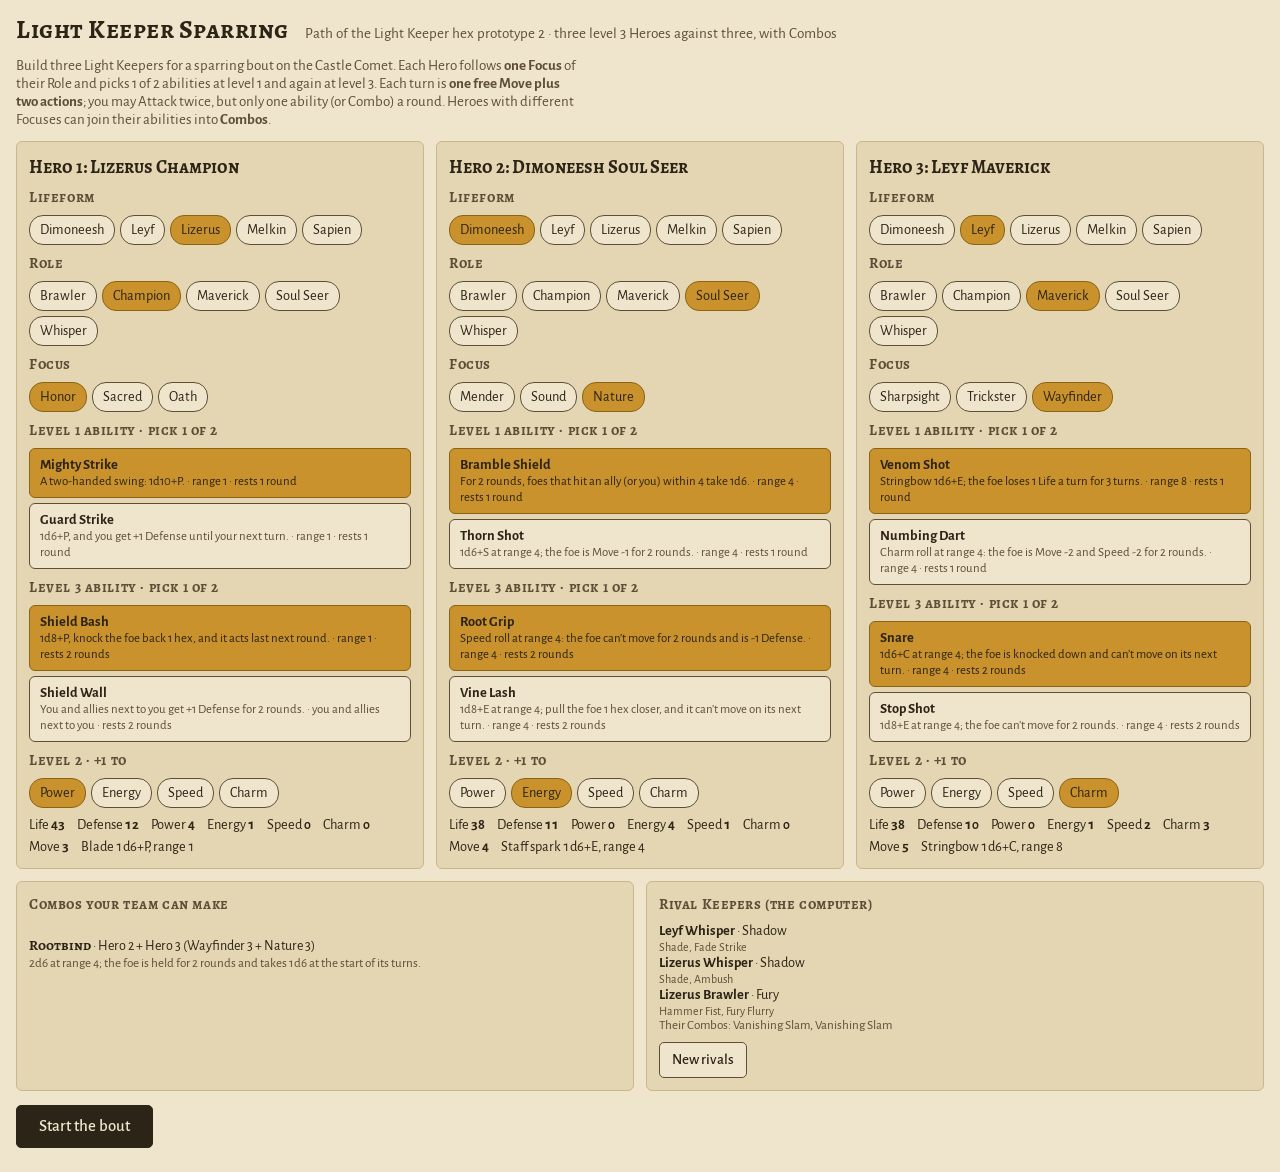
<file: tools/critquest/hex-3v3.html>
<!doctype html>
<html lang="en"><head><meta charset="utf-8"><meta name="viewport" content="width=device-width, initial-scale=1">
<title>Light Keeper Sparring</title>
<meta name="claude:viewport-fit-sides" content="cover">
<link rel="preconnect" href="https://fonts.googleapis.com">
<link rel="stylesheet" href="https://fonts.googleapis.com/css2?family=Alegreya:ital,wght@0,400;0,600;1,400&family=Alegreya+SC:wght@500;700&family=Alegreya+Sans:wght@400;500;700&display=swap">
<style>
/* Same field-journal look as the first hex prototype: one warm daylight parchment theme on purpose. */
:root {
  color-scheme: light;
  --paper: #efe5cc; --paper-2: #e4d6b3; --ink: #2c2416; --ink-soft: #5d4f37; --rule: #c8b68c;
  --ember: #b5462a; --gold: #c9922c; --sky: #3f6f8f; --leaf: #4f6b3a;
  --display: "Alegreya SC", "Palatino Linotype", Georgia, serif;
  --body: "Alegreya Sans", "Segoe UI", system-ui, sans-serif;
}
html, body { min-height: 100%; }
body {
  background: var(--paper); color: var(--ink); font-family: var(--body); font-size: 15px; margin: 0;
  padding-left: max(16px, env(safe-area-inset-left, 0px)); padding-right: max(16px, env(safe-area-inset-right, 0px));
  padding-block: 12px 24px; box-sizing: border-box;
}
*, *::before, *::after { box-sizing: border-box; }
h1, h2, h3 { font-family: var(--display); font-weight: 700; text-wrap: balance; margin: 0; }
button { font: inherit; color: inherit; }
[hidden] { display: none !important; }
.top { display: flex; flex-wrap: wrap; align-items: baseline; gap: 4px 16px; margin-bottom: 10px; }
.top h1 { font-size: 1.6rem; letter-spacing: .02em; }
.top .sub { color: var(--ink-soft); font-size: .95rem; }
.lead { margin: 0 0 12px; max-width: 70ch; color: var(--ink-soft); }
.card { background: var(--paper-2); border: 1px solid var(--rule); border-radius: 6px; padding: 12px; display: grid; gap: 8px; align-content: start; min-width: 0; }
.card h2 { font-size: 1.15rem; }
.card h3 { font-size: .92rem; color: var(--ink-soft); letter-spacing: .04em; }
.note { font-size: .82rem; color: var(--ink-soft); margin: 0; }
.row { display: flex; flex-wrap: wrap; gap: 4px 12px; font-variant-numeric: tabular-nums; font-size: .9rem; }

/* ---------- setup */
.builders { display: grid; grid-template-columns: repeat(3, minmax(0, 1fr)); gap: 12px; }
@media (max-width: 980px) { .builders { grid-template-columns: minmax(0, 1fr); } }
.choices { display: flex; flex-wrap: wrap; gap: 5px; }
.choices button { padding: 5px 10px; border: 1px solid var(--ink-soft); background: var(--paper); border-radius: 14px; cursor: pointer; font-size: .9rem; }
.choices button[aria-pressed="true"] { background: var(--gold); border-color: #8a6416; }
.abil { display: grid; gap: 5px; }
.abil button { text-align: left; padding: 7px 10px; border: 1px solid var(--ink-soft); background: var(--paper); border-radius: 6px; cursor: pointer; font-size: .9rem; }
.abil button[aria-pressed="true"] { background: var(--gold); border-color: #8a6416; }
.abil small { display: block; color: var(--ink-soft); font-size: .8rem; }
.abil button[aria-pressed="true"] small { color: var(--ink); }
.setupFoot { display: grid; grid-template-columns: minmax(0, 1fr) minmax(0, 1fr); gap: 12px; margin-top: 12px; }
@media (max-width: 760px) { .setupFoot { grid-template-columns: minmax(0, 1fr); } }
.combo-line { font-size: .88rem; }
.combo-line b { font-family: var(--display); }
.rv { font-size: .9rem; }
.rv small { display: block; color: var(--ink-soft); }
.btn { padding: 8px 12px; border: 1px solid var(--ink-soft); background: var(--paper); border-radius: 5px; cursor: pointer; font-weight: 500; }
.btn.primary { background: var(--ink); color: var(--paper); border-color: var(--ink); }
.btn.big { margin-top: 14px; padding: 11px 22px; font-size: 1.05rem; }
button:focus-visible { outline: 2px solid var(--ember); outline-offset: 2px; }

/* ---------- battle */
.wrap { display: grid; grid-template-columns: minmax(0, 1fr) 330px; gap: 16px; align-items: start; }
@media (max-width: 900px) { .wrap { grid-template-columns: minmax(0, 1fr); } }
.board { min-width: 0; background: #d7c79c; border: 1px solid var(--rule); border-radius: 6px; overflow: hidden; position: relative; }
.board svg { display: block; width: 100%; height: auto; touch-action: manipulation; user-select: none; }
.caption { min-height: 76px; padding: 8px 12px; background: var(--paper); border-bottom: 3px solid var(--rule); font-size: .92rem; display: grid; gap: 2px; align-content: start; }
.caption.mine { border-bottom-color: var(--gold); }
.caption.rival { border-bottom-color: var(--ember); background: #f3e4d6; }
.caption .who { color: var(--ink-soft); font-size: .85rem; }
.caption .hd b { font-family: var(--display); font-size: 1.02rem; }
.caption .ctl { display: flex; justify-content: flex-end; }
.status { display: flex; flex-wrap: wrap; gap: 6px 10px; align-items: center; padding: 8px 12px; background: var(--paper-2); border-top: 1px solid var(--rule); font-size: .9rem; }
.status b { font-family: var(--display); }
.order { display: flex; gap: 4px; flex-wrap: wrap; }
.chip { padding: 1px 7px; border-radius: 10px; font-size: .76rem; border: 1px solid var(--rule); background: var(--paper); }
.chip.A { border-color: var(--gold); }
.chip.B { border-color: var(--ember); }
.chip.now { background: var(--ink); color: var(--paper); border-color: var(--ink); }
.chip.done { opacity: .5; }
.side { display: grid; gap: 12px; min-width: 0; }
.bar { height: 9px; background: #cdbd93; border-radius: 5px; overflow: hidden; }
.bar i { display: block; height: 100%; background: var(--gold); transition: width .3s; }
.bar.B i { background: var(--ember); }
.acts { display: grid; grid-template-columns: repeat(3, minmax(0, 1fr)); gap: 6px; }
.acts button { padding: 7px 5px; border: 1px solid var(--ink-soft); background: var(--paper); border-radius: 5px; cursor: pointer; font-weight: 500; line-height: 1.15; font-size: .92rem; }
.acts button small { display: block; font-size: .7rem; color: var(--ink-soft); font-weight: 400; }
.acts button[aria-pressed="true"] { background: var(--ink); color: var(--paper); }
.acts button[aria-pressed="true"] small { color: var(--paper-2); }
.acts button:disabled { opacity: .42; cursor: default; }
.acts .combo { grid-column: 1 / -1; background: #f6e3b0; border-color: #8a6416; }
.pips { display: inline-flex; gap: 4px; vertical-align: middle; }
.pip { width: 11px; height: 11px; border-radius: 50%; border: 2px solid var(--ink); }
.pip.on { background: var(--gold); }
.pipgap { width: 6px; }
.tags { display: flex; flex-wrap: wrap; gap: 4px; }
.tag { font-size: .74rem; padding: 0 6px; border-radius: 8px; background: var(--paper); border: 1px solid var(--rule); }
.tag.bad { border-color: var(--ember); color: #8a2e16; }
.tag.good { border-color: var(--sky); color: #2b5068; }
.roster { display: grid; gap: 6px; }
.roster .unit { display: grid; gap: 3px; padding: 6px 8px; border-radius: 5px; background: var(--paper); border: 1px solid var(--rule); cursor: default; font-size: .86rem; }
.roster .unit.now { outline: 2px solid var(--ink); }
.roster .unit.out { opacity: .45; }
.roster .unit .nm { display: flex; justify-content: space-between; gap: 6px; }
.roster .unit .nm b { font-family: var(--display); }
.roster h3 { margin-top: 2px; }
.log { max-height: 260px; overflow-y: auto; font-size: .85rem; display: grid; gap: 3px; padding-right: 4px; }
.log p { margin: 0; }
.log .A { border-left: 3px solid var(--gold); padding-left: 6px; }
.log .B { border-left: 3px solid var(--ember); padding-left: 6px; }
.log .sys { color: var(--ink-soft); font-style: italic; }
.legend { display: flex; flex-wrap: wrap; gap: 4px 12px; font-size: .8rem; color: var(--ink-soft); }
.legend i { display: inline-block; width: 11px; height: 11px; border-radius: 2px; vertical-align: -1px; margin-right: 4px; border: 1px solid #0003; }
.banner { position: absolute; inset: 0; display: grid; place-items: center; background: #2c241699; padding: 16px; }
.banner div { background: var(--paper); border: 2px solid var(--ink); border-radius: 8px; padding: 18px 22px; text-align: center; display: grid; gap: 10px; max-width: 360px; }
.banner h2 { font-size: 1.5rem; }
.tip { position: fixed; z-index: 20; max-width: 300px; background: var(--paper); border: 1.5px solid var(--ink); border-radius: 6px; padding: 8px 10px; font-size: .84rem; box-shadow: 0 6px 18px #2c241640; pointer-events: none; display: grid; gap: 3px; }
.tip b { font-family: var(--display); }
.tip .t2 { color: var(--ink-soft); }
.tip .ab { border-top: 1px solid var(--rule); padding-top: 3px; }
@media (prefers-reduced-motion: reduce) { .bar i { transition: none; } }
/* ---------- world-style battle screen (matches farluck-adventure.html) */
body.inBattle { overflow: hidden; }
#battleView { --role: #a8821f; --gold2: #c99a3c; --stone1: #2a231d; --stone2: #17120e; --barInk: #f3e6c8;
  position: fixed; inset: 0; z-index: 10; display: flex; flex-direction: column; background: #141010; font-family: Alegreya, Georgia, serif; }
#battleView .frame { position: relative; flex: 1; min-height: 0; border: 10px solid var(--role); box-shadow: inset 0 0 0 2px #000, 0 0 0 2px #000; background: radial-gradient(ellipse at 50% 45%, #6f7a3e, #3c4422 70%, #22270f); }
#battleView .frame::before { content: ""; position: absolute; inset: -6px; border: 2px solid var(--gold2); pointer-events: none; z-index: 6; border-radius: 2px; opacity: .85; }
#battleView .corner { position: absolute; width: 46px; height: 46px; z-index: 7; pointer-events: none; }
#battleView .corner svg { width: 100%; height: 100%; }
.c-tl { left: -22px; top: -22px; } .c-tr { right: -22px; top: -22px; transform: scaleX(-1); } .c-bl { left: -22px; bottom: -22px; transform: scaleY(-1); } .c-br { right: -22px; bottom: -22px; transform: scale(-1, -1); }
#board.stage { position: absolute; inset: 0; overflow: hidden; border: 0; border-radius: 0; background: none; }
#board.stage svg#map { position: absolute; inset: 0; width: 100%; height: 100%; }
.plateTop { position: absolute; left: 14px; top: 12px; z-index: 5; background: rgba(15, 10, 6, .78); border: 1px solid var(--gold2); border-radius: 8px; padding: 5px 12px; color: #f3e6c8; font-family: "Alegreya SC", serif; max-width: min(60%, 520px); }
.plateTop b { display: block; font-size: 16px; }
.plateTop .rnd { font-size: 13px; opacity: .9; }
.plateTop .order { margin-top: 4px; }
#battleView .chip { background: #2a221a; color: #f3e6c8; border-color: #6b5537; font-family: Alegreya, serif; }
#battleView .chip.A { border-color: var(--gold2); } #battleView .chip.B { border-color: #b5462a; }
#battleView .chip.now { background: var(--gold2); color: #22170d; border-color: #ffe2a0; }
.hintStrip { position: absolute; left: 50%; bottom: 12px; transform: translateX(-50%); z-index: 5; max-width: min(640px, 88%); background: rgba(15, 10, 6, .78); color: #f3e6c8; border: 1px solid var(--gold2); border-radius: 8px; padding: 4px 12px; font-size: 14px; text-align: center; }
.hintStrip:empty { display: none; }
/* action text over the unit */
#caption.bubble { position: absolute; z-index: 6; min-height: 0; max-width: min(380px, 80%); background: rgba(20, 14, 9, .9); color: #f6ead0; border: 1px solid var(--gold2); border-radius: 10px; padding: 7px 11px; font-size: 14.5px; line-height: 1.35; pointer-events: none; transform: translate(-50%, -100%); display: grid; gap: 2px; transition: opacity .2s; }
#caption.bubble:empty { opacity: 0; }
#caption.bubble.mine { border-color: var(--gold2); } #caption.bubble.rival { border-color: #b5462a; }
#caption.bubble::after { content: ""; position: absolute; left: var(--tail, 50%); bottom: -7px; transform: translateX(-50%) rotate(45deg); width: 12px; height: 12px; background: rgba(20, 14, 9, .9); border-right: 1px solid var(--gold2); border-bottom: 1px solid var(--gold2); }
#caption.bubble .hd b { font-family: "Alegreya SC", serif; color: #ffe2a0; }
#caption.bubble .who { color: #cdb98e; font-size: 12px; }
#caption.bubble b { color: #ffe2a0; }
#caption.bubble .ctl { pointer-events: auto; display: flex; justify-content: flex-end; }
/* turn pop-up beside the active Hero */
.turnPop { position: absolute; z-index: 7; left: 0; top: 0; width: 0; height: 0; --rb: 46px; }
.turnPop .rb { position: absolute; width: var(--rb); height: var(--rb); margin: calc(var(--rb) / -2) 0 0 calc(var(--rb) / -2); border-radius: 50%; padding: 0; display: grid; place-items: center; cursor: pointer;
  background: radial-gradient(circle at 50% 35%, #4a3b2c, #1c140e 75%); border: 2px solid #c99a3c; box-shadow: 0 2px 6px #000a, inset 0 1px 0 #ffffff22; transition: transform .15s, box-shadow .15s, opacity .2s; animation: rbIn .25s ease-out both; animation-delay: calc(var(--i) * 30ms); }
.turnPop .rb svg { width: 72%; height: 72%; pointer-events: none; }
.turnPop .rb:hover, .turnPop .rb:focus-visible, .turnPop .rb.armed { transform: scale(1.22); z-index: 2; box-shadow: 0 0 0 3px #ffe2a088, 0 0 14px #ffd36a; outline: none; }
.turnPop .rb[aria-pressed="true"] { background: radial-gradient(circle at 50% 35%, #ffe2a0, #c99a3c 75%); border-color: #fff3cf; }
.turnPop .rb.off { filter: grayscale(1) brightness(.7); opacity: .55; cursor: default; }
.turnPop .rb.combo { border-color: #6fc8e8; }
.turnPop .rb .cd { position: absolute; right: -4px; bottom: -4px; min-width: 15px; height: 15px; border-radius: 8px; background: #2a1612; border: 1px solid #c99a3c; font: 10px/13px Alegreya, serif; color: #ffe2a0; }
.turnPop.dim .rb:not([aria-pressed="true"]):not(:hover) { opacity: .5; }
@keyframes rbIn { from { opacity: 0; transform: scale(.4); } }
@media (max-height: 520px), (max-width: 760px) { .turnPop { --rb: 34px; } }
/* phone landscape: one short bar row so the map keeps the screen; actions become icons (the ring has the words on tap) */
@media (max-height: 520px) {
  .hintStrip { font-size: 12px; padding: 3px 10px; }
  #battleView .frame { border-width: 5px; } #battleView .corner { width: 26px; height: 26px; }
  .hud2 { flex-wrap: nowrap; max-height: 74px; } .hud2 .sec { padding: 4px 8px; gap: 3px; } .hud2 .who { display: none; }
  .hud2 .sec h4 { font-size: 10px; } .lifebar { min-width: 120px; height: 13px; } .lifebar span { font-size: 10px; line-height: 13px; }
  .stg div { min-width: 22px; padding: 1px 2px; } .stg div b { font-size: 12px; }
  .hud2 .acts { flex-wrap: nowrap; max-width: none; } .hud2 .acts button { padding: 3px; border-radius: 50%; } .hud2 .acts button > span:last-child { display: none; }
  .hud2 .acts button .aic { width: 30px; height: 30px; border: 0; } .hud2 .acts button .aic svg { width: 22px; height: 22px; }
  .icons { grid-template-columns: repeat(5, 34px); gap: 4px; } .ibtn { width: 34px; height: 34px; } .ibtn svg { width: 22px; height: 22px; }
  .plateTop { padding: 3px 8px; } .plateTop b { font-size: 13px; }
}
.tip .use { margin-top: 4px; font: 13px "Alegreya SC", serif; color: #22170d; background: var(--gold2); border: 1px solid #8a6416; border-radius: 6px; padding: 4px 10px; justify-self: start; }
.hud2 .acts button { display: inline-flex; align-items: center; gap: 6px; text-align: left; }
.hud2 .acts button .aic { flex: 0 0 auto; width: 26px; height: 26px; border-radius: 50%; background: #1c140e; border: 1px solid #c99a3c; display: grid; place-items: center; }
.hud2 .acts button .aic svg { width: 19px; height: 19px; }
.hud2 .acts button[aria-pressed="true"] .aic { background: #fff3cf; }
/* rolling Crit Dice */
.tray.gone { opacity: 0; transition: opacity .6s; }
.tray { position: absolute; z-index: 5; display: flex; gap: 4px; transform: translate(-50%, -50%); pointer-events: none; }
.die { --sz: var(--dz, 46px); width: var(--sz); height: var(--sz); position: relative; filter: drop-shadow(0 5px 5px rgba(0, 0, 0, .6)); }
.die.sm { --sz: calc(var(--dz, 46px) * .75); }
.die svg { width: 100%; height: 100%; display: block; overflow: visible; }
.die.rolling { animation: tumble var(--t, 800ms) cubic-bezier(.2, .7, .3, 1) both; }
@keyframes tumble { 0% { transform: translate(var(--fx, -50px), -40px) rotate(-560deg) scale(.5); opacity: 0 } 15% { opacity: 1 } 60% { transform: translate(0, 4px) rotate(-30deg) scale(1.08) } 80% { transform: translate(0, 0) rotate(8deg) scale(.97) } 100% { transform: none } }
.die.crit::after { content: ""; position: absolute; inset: -30%; border-radius: 50%; background: radial-gradient(closest-side, rgba(255, 220, 120, .85), transparent); z-index: -1; animation: burst 1s ease-out forwards; }
.die.fumble svg { filter: grayscale(.6) brightness(.7); }
.die.fumble::after { content: ""; position: absolute; inset: -20%; border-radius: 50%; background: radial-gradient(closest-side, rgba(220, 30, 40, .7), transparent); z-index: -1; animation: burst 1s ease-out forwards; }
@keyframes burst { 0% { transform: scale(.4); opacity: 1 } 100% { transform: scale(1.5); opacity: 0 } }
.die .lbl { position: absolute; left: 50%; top: 100%; transform: translateX(-50%); font: 11px/1 "Alegreya SC", serif; color: #fff; text-shadow: 0 1px 2px #000, 0 0 3px #000; white-space: nowrap; }
@media (prefers-reduced-motion: reduce) { .die.rolling { animation: none; } }
/* bottom action bar */
.hud2 { flex: 0 0 auto; min-height: 112px; display: flex; align-items: stretch; justify-content: safe center; background: linear-gradient(180deg, var(--stone1), var(--stone2)); border-top: 3px solid var(--role); box-shadow: inset 0 2px 0 var(--gold2); color: var(--barInk); font-family: "Alegreya SC", serif; overflow-x: auto; }
.hud2 .sec { display: flex; flex-direction: column; justify-content: center; gap: 6px; padding: 8px 12px; border-right: 2px solid #000; box-shadow: 1px 0 0 #3a2f25; }
.hud2 .sec:first-child { border-left: 2px solid #000; }
.hud2 .sec:last-child { border-right: 0; box-shadow: none; }
.hud2 h4 { margin: 0; font-size: 11px; letter-spacing: .08em; color: #bfa77a; font-weight: 500; display: flex; align-items: center; gap: 8px; }
.hud2 .who { min-width: 150px; max-width: 210px; }
.hud2 .who b { font-size: 15px; } .hud2 .who small { font-size: 12px; color: #cdb98e; font-family: Alegreya, serif; }
.hud2 .tags .tag { background: #2a221a; color: #f3e6c8; border-color: #6b5537; font-family: Alegreya, serif; }
.hud2 .tags .tag.bad { border-color: #b5462a; color: #f2a08a; } .hud2 .tags .tag.good { border-color: #6fa8c8; color: #a8d4f0; }
.lifebar { position: relative; height: 16px; border: 1px solid #000; border-radius: 8px; background: #2a1612; overflow: hidden; box-shadow: inset 0 1px 2px #000; min-width: 170px; }
.lifebar i { position: absolute; left: 0; top: 0; bottom: 0; background: linear-gradient(#e0584a, #8a1e18); border-radius: 8px; transition: width .3s; }
.lifebar span { position: relative; display: block; text-align: center; font: 11px/16px Alegreya, serif; color: #fff; text-shadow: 0 1px 1px #000; }
.stg { display: grid; grid-template-columns: repeat(6, auto); gap: 4px; }
.stg div { display: flex; flex-direction: column; align-items: center; min-width: 28px; padding: 2px 3px; border: 1px solid #6b5537; border-radius: 5px; background: #2a221a; font-size: 9px; color: #bfa77a; line-height: 1.1; }
.stg div b { font: 600 15px/1.1 Alegreya, serif; color: var(--barInk); } .stg div.main { border-color: var(--gold2); box-shadow: 0 0 0 1px var(--gold2) inset; }
.hud2 .pips { gap: 4px; } .hud2 .pip { border-color: #bfa77a; width: 10px; height: 10px; } .hud2 .pip.on { background: var(--gold2); border-color: #ffe2a0; }
.hud2 .acts { display: flex; flex-wrap: wrap; gap: 5px; max-width: 520px; }
.hud2 .acts button { font: 14px/1.1 "Alegreya SC", serif; color: var(--barInk); background: #3a2e24; border: 1px solid #6b5537; border-radius: 6px; padding: 5px 9px; cursor: pointer; text-align: center; box-shadow: inset 0 1px 0 rgba(255, 255, 255, .08); }
.hud2 .acts button small { display: block; font: 10.5px/1.1 Alegreya, serif; color: #cdb98e; }
.hud2 .acts button[aria-pressed="true"] { background: var(--gold2); color: #22170d; border-color: #ffe2a0; }
.hud2 .acts button[aria-pressed="true"] small { color: #3a2a14; }
.hud2 .acts button:disabled { opacity: .4; cursor: default; }
.hud2 .acts .combo { background: #4a3a1e; border-color: var(--gold2); }
.icons { display: grid; grid-template-columns: repeat(3, 44px); gap: 6px; }
.ibtn { width: 44px; height: 44px; border: 2px solid #6b5537; border-radius: 8px; background: #120d0a; box-shadow: inset 0 0 10px #000; display: grid; place-items: center; cursor: pointer; padding: 0; color: #f3e6c8; position: relative; }
.ibtn svg { width: 28px; height: 28px; }
.ibtn:hover, .ibtn:focus-visible, .ibtn[aria-expanded="true"] { border-color: var(--gold2); outline: none; }
.ibtn .n { position: absolute; right: 2px; bottom: 0; font: 10px Alegreya, serif; color: #ffe2a0; }
/* parchment windows */
.win { display: none; position: fixed; z-index: 15; left: 50%; top: 45%; transform: translate(-50%, -50%); width: min(520px, 94vw); max-height: 74vh; overflow: auto; background: linear-gradient(#f3e6c8, #e6d3a8); border: 3px solid #8a6a3a; border-radius: 12px; box-shadow: 0 0 0 2px #000, 0 20px 50px rgba(0, 0, 0, .7); padding: 12px 16px; color: #2b1d10; }
.win.on { display: block; }
.win h3 { display: flex; justify-content: space-between; align-items: center; font-family: "Alegreya SC", serif; margin-bottom: 8px; }
.win h3 button { font: 13px "Alegreya SC", serif; background: #3a2e24; color: #f3e6c8; border: 1px solid #6b5537; border-radius: 6px; padding: 3px 10px; cursor: pointer; }
.win .log { max-height: 50vh; }
#board .banner { z-index: 8; background: #0008; }
#board .banner div { background: linear-gradient(#f3e6c8, #e6d3a8); border: 3px solid #8a6a3a; box-shadow: 0 0 0 2px #000, 0 20px 50px rgba(0, 0, 0, .7); }
@media (max-width: 760px) {
  #battleView .frame { border-width: 6px; } #battleView .corner { width: 30px; height: 30px; }
  .hud2 { flex-wrap: wrap; justify-content: center; } .hud2 .sec { padding: 6px 8px; border-right: 0; box-shadow: none; } .hud2 .sec:first-child { border-left: 0; }
  .hud2 .who { display: none; } .icons { grid-template-columns: repeat(5, 40px); } .ibtn { width: 40px; height: 40px; }
  .plateTop { max-width: 70%; padding: 4px 8px; } .plateTop b { font-size: 14px; }
}
</style>

<div class="top">
  <h1>Light Keeper Sparring</h1>
  <span class="sub">Path of the Light Keeper hex prototype 2 · three level 3 Heroes against three, with Combos</span>
</div>

<!-- ======================= setup -->
<section id="setupView">
  <p class="lead">Build three Light Keepers for a sparring bout on the Castle Comet. Each Hero follows <b>one Focus</b> of their Role and picks 1 of 2 abilities at level 1 and again at level 3. Each turn is <b>one free Move plus two actions</b>; you may Attack twice, but only one ability (or Combo) a round. Heroes with different Focuses can join their abilities into <b>Combos</b>.</p>
  <div class="builders" id="builders"></div>
  <div class="setupFoot">
    <section class="card"><h3>Combos your team can make</h3><div id="myCombos"></div></section>
    <section class="card"><h3>Rival Keepers (the computer)</h3><div id="rivalPreview"></div><div><button class="btn" id="rerollBtn" type="button">New rivals</button></div></section>
  </div>
  <button class="btn primary big" id="startBtn" type="button">Start the bout</button>
</section>

<!-- ======================= battle -->
<section id="battleView" hidden>
  <div class="frame" id="frame">
    <div class="corner c-tl"></div><div class="corner c-tr"></div><div class="corner c-bl"></div><div class="corner c-br"></div>
    <div class="stage" id="board">
      <svg id="map" viewBox="0 0 768 395" preserveAspectRatio="xMidYMid meet" role="img" aria-label="Hex map of the battlefield"></svg>
      <div class="plateTop"><b id="bTitle">Sparring on the Comet</b><span class="rnd" id="status"></span><div class="order" id="order"></div></div>
      <div class="caption bubble" id="caption"></div>
      <div class="hintStrip" id="hint"></div>
      <div class="turnPop" id="turnPop" hidden></div>
    </div>
  </div>
  <div class="hud2" id="hud2">
    <div id="actCard" style="display:contents">
      <div class="sec who"><h4>Light Keeper</h4><b id="actName">Hero</b><small id="actSub"></small><div class="tags" id="actTags"></div></div>
      <div class="sec"><h4>Stats</h4><div class="lifebar" id="actBarWrap"><i id="actBar"></i><span id="actLife"></span></div><div class="stg" id="actStats"></div></div>
      <div class="sec"><h4>Actions <span class="pips" id="pips"></span></h4><div class="acts" id="acts"></div></div>
    </div>
    <div class="sec"><h4>Battle</h4><div class="icons">
      <button type="button" class="ibtn" data-win="rosterWin" title="Heroes and foes" aria-label="Heroes and foes"><svg viewBox="0 0 32 32"><path d="M16 3 L27 7 V15 Q27 24 16 29 Q5 24 5 15 V7Z" fill="#7a2e1c" stroke="#e8c260" stroke-width="2"/><path d="M11 15 l4 4 l7 -8" stroke="#e8c260" stroke-width="2.5" fill="none"/></svg></button>
      <button type="button" class="ibtn" data-win="logWin" title="Chronicle" aria-label="Chronicle"><svg viewBox="0 0 32 32"><rect x="7" y="5" width="18" height="22" rx="2" fill="#e6d3a8" stroke="#8a6a3a" stroke-width="2"/><path d="M11 11h10M11 15h10M11 19h7" stroke="#5a4630" stroke-width="1.8"/><circle cx="7" cy="7" r="3" fill="#c99a3c"/><circle cx="7" cy="25" r="3" fill="#c99a3c"/></svg></button>
      <button type="button" class="ibtn" data-win="keyWin" title="Map key" aria-label="Map key"><svg viewBox="0 0 32 32"><polygon points="16,4 27,10 27,22 16,28 5,22 5,10" fill="#8aa04a" stroke="#e8c260" stroke-width="2"/><circle cx="16" cy="14" r="5" fill="#3f6b2f"/><rect x="15" y="18" width="2" height="5" fill="#5b4026"/></svg></button>
      <button type="button" class="ibtn" data-win="paceWin" title="Computer speed" aria-label="Computer speed"><svg viewBox="0 0 32 32"><path d="M9 4h14M9 28h14M10 4 Q10 13 16 16 Q10 19 10 28 M22 4 Q22 13 16 16 Q22 19 22 28" stroke="#e8c260" stroke-width="2" fill="none"/><path d="M12 25 Q16 20 20 25Z" fill="#c99a3c"/></svg></button>
      <button type="button" class="ibtn" data-win="helpWin" title="How to play" aria-label="How to play"><svg viewBox="0 0 32 32"><circle cx="16" cy="16" r="12" fill="#3a2e24" stroke="#e8c260" stroke-width="2"/><text x="16" y="22" text-anchor="middle" font-size="17" font-family="Alegreya SC, serif" fill="#f3e6c8">?</text></svg></button>
    </div></div>
  </div>
  <div class="win" id="rosterWin" role="dialog" aria-label="Heroes and foes"><h3>Heroes and foes <button type="button" data-close>Close</button></h3><div class="roster" id="rosters"></div></div>
  <div class="win" id="logWin" role="dialog" aria-label="Chronicle"><h3>Chronicle <button type="button" data-close>Close</button></h3><div class="log" id="log" aria-live="polite"></div></div>
  <div class="win" id="keyWin" role="dialog" aria-label="Map key"><h3>Map key <button type="button" data-close>Close</button></h3>
    <div class="legend">
      <span><i style="background:#a8b05a"></i>Grass</span>
      <span><i style="background:#4f6b3a"></i>Trees: cover +2, 2 to enter</span>
      <span><i style="background:#c9ae74"></i>Hill: +1 to hit from above, 2 to climb</span>
      <span><i style="background:#9c8562"></i>Dry creek: 2 to enter</span>
      <span><i style="background:#7c7468"></i>Rocks: block moving and sight</span>
      <span><i style="background:#8a6a3c"></i>Fence: blocks moving, cover +2 behind it</span>
    </div>
    <p class="note" style="margin-top:8px">Hover (or tap) any Hero or foe to see their stats and what is affecting them.</p></div>
  <div class="win" id="paceWin" role="dialog" aria-label="Computer speed"><h3>Computer speed <button type="button" data-close>Close</button></h3><div class="choices" id="paceChoices"></div><p class="note" style="margin-top:8px">Step by step waits for you to press Next after each thing a foe does.</p></div>
  <div class="win" id="helpWin" role="dialog" aria-label="How to play"><h3>How to play <button type="button" data-close>Close</button></h3>
    <p>Each turn you get <b>one free Move plus two actions</b>. You may Attack twice, but only one ability (or Combo) a round.</p>
    <p>Press an action in the bar, then tap a lit hex or a circled target. Hover a button or a Hero for a reminder.</p>
    <p>Your <b>Crit Dice</b> roll on the field: a D20 to hit (beat the target's Defense), then the damage dice. A natural 20 is a crit and doubles the damage dice. A natural 1 misses and brings a Calamity.</p>
    <p>Trees give cover, hills give +1 to hit from above, rocks block sight. The Chronicle keeps every roll.</p></div>
</section>

<div class="tip" id="tip" hidden></div>

<script>
// ============================================================ rules data
const LIFEFORMS = { Dimoneesh: { def: 1, E: 1 }, Leyf: { E: 1, S: 1 }, Lizerus: { def: 1, P: 1 }, Melkin: { S: 1, C: 1 }, Sapien: { P: 1, C: 1 } };
const ROLES = {
  Brawler:     { life: 40, grow: 4, P: 1, S: 1, main: 'P', wRange: 1, weapon: 'Fists', color: '#7a2232', branches: ['Que Bao', 'Fury', 'Bedrock'] },
  Champion:    { life: 33, grow: 5, def: 1, P: 2, E: 1, main: 'P', wRange: 1, weapon: 'Blade', color: '#a8913a', branches: ['Honor', 'Sacred', 'Oath'] },
  Maverick:    { life: 30, grow: 4, S: 1, C: 2, main: 'C', wRange: 8, weapon: 'Stringbow', color: '#5e6a3e', branches: ['Sharpsight', 'Trickster', 'Wayfinder'] },
  'Soul Seer': { life: 30, grow: 4, E: 2, S: 1, main: 'E', wRange: 4, weapon: 'Staff spark', color: '#3f7480', branches: ['Mender', 'Sound', 'Nature'] },
  Whisper:     { life: 30, grow: 4, S: 1, C: 1, dmg: 1, main: 'S', wRange: 1, weapon: 'Daggers', color: '#4a4a63', branches: ['Wind', 'Shadow', 'Blade'] },
};
const STATN = { P: 'Power', E: 'Energy', S: 'Speed', C: 'Charm' };
const TIER_CD = { 1: 1, 3: 2 };

// Each Focus slot (level 1 and level 3) offers the 2 abilities N8 approved on Nov 11 (tab "Updated abilities").
// A slot is named "<Focus> <level>"; Combos pair slots, so either pick counts.
const FAMS = [];
const F = (role, branch, tier, versions) => FAMS.push({ role, branch, tier, fam: `${branch} ${tier}`, versions: versions.map(v => ({ role, branch, tier, fam: `${branch} ${tier}`, kind: 'foe', ...v })) });
F('Brawler', 'Que Bao', 1, [
  { name: 'Suplex', range: 1, stat: 'P', dmg: [1, 8], on: { last: 1 }, t: 'Slam the foe down: 1d8+P, and it acts last next round.' },
  { name: 'Body Slam', range: 1, stat: 'P', dmg: [1, 10], t: 'A plain, heavy slam: 1d10+P.' }]);
F('Brawler', 'Que Bao', 3, [
  { name: 'Crushing Hug', range: 1, stat: 'P', dmg: [2, 6], on: { hit: [-2, 1] }, t: '2d6+P, and the foe is -2 to hit on its next turn.' },
  { name: 'Calming Hug', range: 1, stat: 'C', dmg: [1, 6], on: { root: 2 }, t: '1d6+C. The foe can’t move for 2 rounds.' }]);
F('Brawler', 'Fury', 1, [
  { name: 'Hammer Fist', range: 1, stat: 'P', dmg: [1, 8], critMin: 18, t: '1d8+P that crits on 18 to 20.' },
  { name: 'Rushing Crush', range: 1, stat: 'S', dmg: [2, 6], self: { def: [-2, 1] }, t: '2d6+S, but you are -2 Defense until your next turn.' }]);
F('Brawler', 'Fury', 3, [
  { name: 'Fury Flurry', kind: 'attacks', n: 3, hitMod: -3, t: 'Three Fists attacks, each rolled to hit at -3.' },
  { name: 'Focused Fury', kind: 'attacks', n: 1, hitMod: 3, extraDie: 1, t: 'One Fists attack at +3 to hit with an extra die (2d6+P).' }]);
F('Brawler', 'Bedrock', 1, [
  { name: 'Sky Crash', leap: 4, stat: 'S', dmg: [1, 4], on: { hit: [-1, 1] }, t: 'Jump up to 4 hexes to a foe, then 1d4+S; it is -1 to hit on its next turn.' },
  { name: 'Jump Punch', leap: 2, stat: 'P', dmg: [1, 8], t: 'Jump up to 2 hexes to a foe, then 1d8+P.' }]);
F('Brawler', 'Bedrock', 3, [
  { name: 'Second Wind', kind: 'self', self: { heal: [1, 6, 'E'], defUp: [2, 2] }, t: 'Heal 1d6+E and get +2 Defense for 2 rounds.' },
  { name: 'Thick Skin', kind: 'self', self: { defUp: [3, 2] }, t: '+3 Defense for 2 rounds.' }]);

F('Champion', 'Honor', 1, [
  { name: 'Mighty Strike', range: 1, stat: 'P', dmg: [1, 10], t: 'A two-handed swing: 1d10+P.' },
  { name: 'Guard Strike', range: 1, stat: 'P', dmg: [1, 6], self: { defUp: [1, 1] }, t: '1d6+P, and you get +1 Defense until your next turn.' }]);
F('Champion', 'Honor', 3, [
  { name: 'Shield Bash', range: 1, stat: 'P', dmg: [1, 8], on: { knock: 1, last: 1 }, t: '1d8+P, knock the foe back 1 hex, and it acts last next round.' },
  { name: 'Shield Wall', kind: 'aura', radius: 1, self: { defUp: [1, 2] }, t: 'You and allies next to you get +1 Defense for 2 rounds.' }]);
F('Champion', 'Sacred', 1, [
  { name: 'Holy Spark', range: 4, stat: 'E', dmg: [1, 8], on: { hit: [-1, 1] }, t: '1d8+E at range 4; the foe is -1 to hit for 1 round.' },
  { name: 'Mending Light', kind: 'ally', range: 4, self: { heal: [2, 6, 'E'] }, t: 'Heal an ally (or yourself) within 4 for 2d6+E.' }]);
F('Champion', 'Sacred', 3, [
  { name: 'Weaken', range: 4, stat: 'E', dmg: [1, 6], on: { weak: [2, 2] }, t: '1d6+E at range 4; the foe deals 2 less for 2 rounds.' },
  { name: 'Expose', range: 4, stat: 'C', on: { def: [-2, 2] }, t: 'Charm roll at range 4: the foe is -2 Defense for 2 rounds.' }]);
F('Champion', 'Oath', 1, [
  { name: 'Refresh', kind: 'ally', range: 2, self: { heal: [2, 6, 'C'] }, t: 'Heal an ally (or yourself) within 2 for 2d6+C.' },
  { name: 'Vigor', kind: 'self', self: { defUp: [1, 2], hitUp: [1, 2] }, t: '+1 Defense and +1 to hit for 2 rounds.' }]);
F('Champion', 'Oath', 3, [
  { name: 'Sworn Strike', range: 2, stat: 'C', dmg: [2, 6], t: '2d6+C to a foe within 2.' },
  { name: 'Rally', kind: 'aura', radius: 2, self: { hitUp: [1, 2] }, t: 'You and allies within 2 get +1 to hit for 2 rounds.' }]);

F('Maverick', 'Sharpsight', 1, [
  { name: 'Long Shot', range: 10, stat: 'C', dmg: [1, 8], noCover: true, t: 'Stringbow 1d8+C out to 10 hexes, ignoring cover.' },
  { name: 'Pierce', range: 8, stat: 'C', dmg: [1, 6], on: { root: 1 }, t: 'Stringbow 1d6+C; the foe can’t move on its next turn.' }]);
F('Maverick', 'Sharpsight', 3, [
  { name: 'Flight', kind: 'fly', fly: 3, shot: [1, 8, 'S'], t: 'Fly up to 3 hexes, then take a free 1d8+S shot.' },
  { name: 'Quick Shot', range: 8, stat: 'S', dmg: [1, 6], hits: 2, hitMod: -2, t: 'Two stringbow shots of 1d6+S, each at -2 to hit.' }]);
F('Maverick', 'Trickster', 1, [
  { name: 'Mock', range: 4, stat: 'C', on: { charm: [-2, 2], hit: [-1, 2] }, t: 'Charm roll at range 4: the foe is -2 Charm and -1 to hit for 2 rounds.' },
  { name: 'Sly Shot', range: 8, stat: 'C', dmg: [1, 6], on: { hit: [-1, 2] }, t: 'Stringbow 1d6+C; the foe is -1 to hit for 2 rounds.' }]);
F('Maverick', 'Trickster', 3, [
  { name: 'Tangle Bola', range: 4, stat: 'C', dmg: [1, 4], on: { root: 2 }, t: '1d4+C at range 4; the foe can’t move for 2 rounds.' },
  { name: 'Weighted Bola', range: 3, stat: 'P', dmg: [1, 8], on: { exposed: 1, slow: [3, 1] }, t: '1d8+P at range 3; the foe is knocked down and -3 Speed next round.' }]);
F('Maverick', 'Wayfinder', 1, [
  { name: 'Venom Shot', range: 8, stat: 'E', dmg: [1, 6], on: { dot: [1, 3] }, t: 'Stringbow 1d6+E; the foe loses 1 Life a turn for 3 turns.' },
  { name: 'Numbing Dart', range: 4, stat: 'C', on: { move: [-2, 2], slow: [2, 2] }, t: 'Charm roll at range 4: the foe is Move -2 and Speed -2 for 2 rounds.' }]);
F('Maverick', 'Wayfinder', 3, [
  { name: 'Snare', range: 4, stat: 'C', dmg: [1, 6], on: { exposed: 1, root: 1 }, t: '1d6+C at range 4; the foe is knocked down and can’t move on its next turn.' },
  { name: 'Stop Shot', range: 4, stat: 'E', dmg: [1, 8], on: { root: 2 }, t: '1d8+E at range 4; the foe can’t move for 2 rounds.' }]);

F('Soul Seer', 'Mender', 1, [
  { name: 'Life Thread', range: 4, stat: 'E', dmg: [1, 6], mendAlly: [1, 6], t: '1d6+E at range 4, and your most hurt ally within 4 heals 1d6 if it hits.' },
  { name: 'Wither Touch', range: 2, stat: 'E', dmg: [1, 10], t: '1d10+E to a foe within 2.' }]);
F('Soul Seer', 'Mender', 3, [
  { name: 'Gust', range: 4, stat: 'S', dmg: [2, 6], on: { knock: 1 }, t: '2d6+S at range 4, and the foe is pushed back 1 hex.' },
  { name: 'Cleansing Breeze', kind: 'aura', radius: 2, self: { heal: [1, 4], cleanse: true }, t: 'You and allies within 2 heal 1d4 and shake off holds, poison and penalties.' }]);
F('Soul Seer', 'Sound', 1, [
  { name: 'Shriek', range: 4, stat: 'E', dmg: [1, 6], on: { last: 1 }, t: '1d6+E at range 4; the foe acts last next round.' },
  { name: 'Rumble', range: 2, stat: 'P', dmg: [1, 10], t: 'A low, heavy tone: 1d10+P at range 2.' }]);
F('Soul Seer', 'Sound', 3, [
  { name: 'Mind Spike', range: 4, stat: 'E', dmg: [1, 6], on: { hit: [-2, 2] }, t: '1d6+E at range 4; the foe is -2 to hit for 2 rounds.' },
  { name: 'Shatter Blast', kind: 'burst', radius: 1, stat: 'C', dmg: [2, 6], t: 'Every foe next to you takes 2d6+C.' }]);
F('Soul Seer', 'Nature', 1, [
  { name: 'Bramble Shield', kind: 'ally', range: 4, self: { thorns: 2 }, t: 'For 2 rounds, foes that hit an ally (or you) within 4 take 1d6.' },
  { name: 'Thorn Shot', range: 4, stat: 'S', dmg: [1, 6], on: { move: [-1, 2] }, t: '1d6+S at range 4; the foe is Move -1 for 2 rounds.' }]);
F('Soul Seer', 'Nature', 3, [
  { name: 'Root Grip', range: 4, stat: 'S', on: { root: 2, def: [-1, 2] }, t: 'Speed roll at range 4: the foe can’t move for 2 rounds and is -1 Defense.' },
  { name: 'Vine Lash', range: 4, stat: 'E', dmg: [1, 8], on: { pull: 1, root: 1 }, t: '1d8+E at range 4; pull the foe 1 hex closer, and it can’t move on its next turn.' }]);

F('Whisper', 'Wind', 1, [
  { name: 'Double Strike', range: 1, stat: 'S', dmg: [1, 4], hits: 2, t: 'Two quick hits of 1d4+S.' },
  { name: 'Speed Strike', range: 1, stat: 'S', dmg: [1, 6], self: { moveNow: 2 }, t: '1d6+S, and you get +2 Move for the rest of this turn.' }]);
F('Whisper', 'Wind', 3, [
  { name: 'Pressing Wind', range: 2, stat: 'P', dmg: [1, 10], on: { knock: 2 }, t: '1d10+P at range 2, and the foe is pushed back 2 hexes.' },
  { name: 'Tailwind', kind: 'aura', radius: 2, self: { moveUp: [2, 2] }, t: 'You and allies within 2 get +2 Move for 2 rounds.' }]);
F('Whisper', 'Shadow', 1, [
  { name: 'Shade', kind: 'self', self: { defUp: [3, 2] }, t: 'Wrap yourself in shadow: +3 Defense for 2 rounds.' },
  { name: 'Shadow Stab', range: 1, stat: 'E', dmg: [1, 8], allyBonus: 2, t: '1d8+E, and +2 to hit if one of your allies is next to the foe.' }]);
F('Whisper', 'Shadow', 3, [
  { name: 'Fade Strike', range: 1, stat: 'C', dmg: [2, 6], fadeAfter: 4, t: '2d6+C, then vanish and reappear up to 4 hexes away.' },
  { name: 'Ambush', blink: 3, stat: 'S', dmg: [1, 8], on: { exposed: 1 }, t: 'Step to a foe within 3, strike 1d8+S, and knock it down.' }]);
F('Whisper', 'Blade', 1, [
  { name: 'Weak Spot', range: 4, stat: 'C', dmg: [1, 4], on: { mark: 2, def: [-1, 2] }, t: 'Charm roll at range 4: 1d4+C, and the foe is Marked and -1 Defense for 2 rounds.' },
  { name: 'Throwing Knife', range: 4, stat: 'P', dmg: [1, 8], critMin: 19, t: '1d8+P at range 4; crits on 19 to 20.' }]);
F('Whisper', 'Blade', 3, [
  { name: 'Knife Fan', kind: 'burst', radius: 2, max: 3, stat: 'P', dmg: [1, 6], t: '1d6+P to up to 3 foes within 2.' },
  { name: 'Hidden Dagger', range: 1, stat: 'S', dmg: [2, 8], t: '2d8+S.' }]);
const famOf = (role, branch, tier) => FAMS.find(x => x.role === role && x.branch === branch && x.tier === tier);

// Combos: levels 1 and 3 (tab "Combos: all levels"). Each pairs two slots; either pick in a slot counts.
// The partner must be within 4 hexes of the leader. Combo dice add no stat; the hit roll uses the leader's main stat +2 for teamwork.
const COMBOS = [
  { name: 'Snare and Slam', pair: ['Trickster 3', 'Que Bao 1'], range: 4, dice: [[3, 8]], on: { stun: 1 }, t: 'The bola trips the foe into the slam: 3d8 at range 4, and the foe loses its next turn.' },
  { name: 'Hammerfall', pair: ['Bedrock 1', 'Honor 3'], range: 4, dice: [[3, 6]], on: { exposed: 1 }, t: 'Leap in and slam together: 3d6 to a foe within 4, and it is knocked down.' },
  { name: 'Skyfall', pair: ['Sharpsight 3', 'Honor 1'], range: 4, dice: [[3, 8]], on: { root: 1 }, t: 'The Maverick lifts the Champion and drops them on a foe within 4: 3d8, and it can’t move on its next turn.' },
  { name: 'Inescapable', pair: ['Que Bao 3', 'Wind 3'], range: 4, adjTo: 'Que Bao 3', dice: [[2, 8]], on: { held: [[[1, 6]], 2] }, t: 'The wind pins the hold: 2d8 to a foe next to the Brawler; it is held for 2 rounds and takes 1d6 at the start of its turns.' },
  { name: 'Eclipse', pair: ['Shadow 1', 'Sacred 3'], range: 4, dice: [[2, 8]], on: { def: [-2, 2] }, t: '2d8 at range 4, and the foe is -2 Defense for 2 rounds.' },
  { name: 'Rootbind', pair: ['Wayfinder 3', 'Nature 3'], range: 4, dice: [[2, 6]], on: { held: [[[1, 6]], 2] }, t: '2d6 at range 4; the foe is held for 2 rounds and takes 1d6 at the start of its turns.' },
  { name: 'Sanctuary', pair: ['Oath 1', 'Mender 3'], kind: 'party', heal: [[2, 6]], self: { defUp: [1, 1] }, t: 'Your whole party heals 2d6 plus the leader’s main stat and gets +1 Defense until their next turn.' },
  { name: 'Piercing Truth', pair: ['Sharpsight 1', 'Blade 1'], range: 8, sure: true, dice: [[2, 8]], on: { mark: 2 }, t: 'A shot that can’t miss: 2d8 at range 8, and the foe is Marked for 2 rounds.' },
  { name: 'Thorned Bulwark', pair: ['Bedrock 3', 'Nature 1'], kind: 'guard', holder: 'Bedrock 3', self: { defUp: [2, 2], thorns: 2, thornsN: 2 }, t: 'For 2 rounds the Brawler gets +2 Defense, and foes that hit the Brawler take 2d6.' },
  { name: 'Vanishing Slam', pair: ['Shadow 3', 'Fury 1'], range: 4, dice: [[2, 8]], critMin: 18, t: 'The Whisper slips the Brawler behind a foe within 4: 2d8 that crits on 18 to 20.' },
  { name: 'Storm Surge', pair: ['Fury 3', 'Wind 1'], range: 4, adjEither: true, hits: 4, dice: [[1, 6]], critMin: 18, t: 'Four quick hits of 1d6 on a foe next to either Hero; each one crits on 18 to 20.' },
  { name: 'Mind Games', pair: ['Trickster 1', 'Sound 3'], range: 4, dice: [[2, 6]], on: { hit: [-3, 2] }, t: '2d6 at range 4, and the foe is -3 to hit for 2 rounds.' },
  { name: 'Battle Hymn', pair: ['Sound 1', 'Oath 3'], kind: 'burst', radius: 1, dice: [[1, 8]], aura: { radius: 3, self: { hitUp: [2, 2] } }, t: 'Every foe next to the leader takes 1d8, and allies within 3 get +2 to hit for 2 rounds.' },
  { name: 'Lifelight', pair: ['Sacred 1', 'Mender 1'], kind: 'lifelight', range: 4, heal: [[3, 6]], payback: [[2, 6]], t: 'An ally within 4 heals 3d6, and the foe that last hit them takes 2d6.' },
  { name: 'Venom Fan', pair: ['Wayfinder 1', 'Blade 3'], kind: 'burst', radius: 3, max: 3, dice: [[1, 8]], on: { dot: [1, 3] }, t: 'Poisoned knives: up to 3 foes within 3 take 1d8 each and lose 1 Life a turn for 3 turns.' },
];

// ============================================================ map: a mirror-fair sparring field
// . grass  T trees  H hill  C dry creek  R rocks  F fence
const MAP = [
  'TT..R.....R..TT',
  'T....T...T....T',
  '...F...H...F...',
  '...F..HHH..F...',
  '.T....CHC....T.',
  '......C.C......',
  '..R...C.C...R..',
  '.T..T..C..T..T.',
  '....TT...TT....',
  'R.....R.R.....R',
];
const START = { A: [[1, 3], [0, 5], [1, 7]], B: [[13, 3], [14, 5], [13, 7]] };
const COLS = MAP[0].length, ROWS = MAP.length;
const TER = {
  '.': { cost: 1, fill: '#a9a85c' }, T: { cost: 2, cover: true, fill: '#919d55' }, H: { cost: 2, high: true, fill: '#c9ae74' },
  C: { cost: 2, fill: '#9c8562' }, R: { block: true, sight: true, fill: '#a0a060' }, F: { block: true, lowCover: true, fill: '#a9a85c' },
};
const ter = (c, r) => (MAP[r] && TER[MAP[r][c]]) || TER['.'];
const HS = 30, HW = HS * 1.5, HH = Math.sqrt(3) * HS * 0.62;
const OX = 40, OY = 46;
function center(c, r) { return [OX + c * HW, OY + r * HH + (c & 1 ? HH / 2 : 0)]; }
function toCube(c, r) { const x = c, z = r - (c - (c & 1)) / 2; return [x, -x - z, z]; }
function fromCube(x, y, z) { return [x, z + (x - (x & 1)) / 2]; }
function dist(a, b) { const A = toCube(...a), B = toCube(...b); return Math.max(Math.abs(A[0] - B[0]), Math.abs(A[1] - B[1]), Math.abs(A[2] - B[2])); }
const DIRS = [[[+1, 0], [+1, -1], [0, -1], [-1, -1], [-1, 0], [0, +1]], [[+1, +1], [+1, 0], [0, -1], [-1, 0], [-1, +1], [0, +1]]];
function neighbors(c, r) { return DIRS[c & 1].map(([dc, dr]) => [c + dc, r + dr]).filter(([x, y]) => x >= 0 && y >= 0 && x < COLS && y < ROWS); }
function cubeRound(x, y, z) {
  let rx = Math.round(x), ry = Math.round(y), rz = Math.round(z);
  const dx = Math.abs(rx - x), dy = Math.abs(ry - y), dz = Math.abs(rz - z);
  if (dx > dy && dx > dz) rx = -ry - rz; else if (dy > dz) ry = -rx - rz; else rz = -rx - ry;
  return [rx, ry, rz];
}
function line(a, b) {
  const n = dist(a, b), A = toCube(...a), B = toCube(...b), out = [];
  for (let i = 0; i <= n; i++) { const t = n ? i / n : 0; out.push(fromCube(...cubeRound(A[0] + (B[0] - A[0]) * t + 1e-6, A[1] + (B[1] - A[1]) * t + 1e-6, A[2] + (B[2] - A[2]) * t - 2e-6))); }
  return out;
}
function sight(a, b) {
  const L = line(a, b); let cover = false;
  for (let i = 1; i < L.length - 1; i++) { const t = ter(...L[i]); if (t.sight) return { ok: false }; if ((t.lowCover || t.cover) && dist(L[i], b) === 1) cover = true; }
  if (ter(...b).cover) cover = true;
  return { ok: true, cover: cover && dist(a, b) > 1 };
}

// ============================================================ state + helpers
const G = { team: [], rivals: [], units: [], round: 0, order: [], turn: 0, mode: null, over: false, busy: true, pace: 'normal', floats: [], beams: [], autoA: false };
const $ = id => document.getElementById(id);
const rng = n => 1 + Math.floor(Math.random() * n);
const rollDice = list => list.reduce((s, [n, d]) => { for (let i = 0; i < n; i++) s += rng(d); return s; }, 0);
const diceTxt = list => list.map(([n, d]) => `${n}d${d}`).join('+');
const avgDice = list => list.reduce((s, [n, d]) => s + n * (d + 1) / 2, 0);
const key = (c, r) => c + ',' + r;
const pos = u => [u.c, u.r];
const clamp = (x, a, b) => Math.max(a, Math.min(b, x));
const rds = n => n === 1 ? '1 round' : `${n} rounds`;
const occupied = (c, r, except) => G.units.find(u => u.alive && u !== except && u.c === c && u.r === r);
const cur = () => G.order[G.turn];
const enemiesOf = u => G.units.filter(x => x.alive && x.team !== u.team);
const alliesOf = u => G.units.filter(x => x.alive && x.team === u.team);
const stat = (u, k) => Math.max(0, (u.st[k] || 0) + (k === 'C' && u.fx.charm ? u.fx.charm[0] : 0));
const timed = (t, [v, d]) => [v, d + (t === cur() ? 1 : 0)]; // a buff on the Hero whose turn it is lasts through their next turns too
const strip = s => s.replace(/<[^>]+>/g, '');
const abOf = (sp, tier) => famOf(sp.role, sp.branch, tier).versions[tier === 1 ? sp.a1 : sp.a3];
const famsOf = sp => [famOf(sp.role, sp.branch, 1).fam, famOf(sp.role, sp.branch, 3).fam];
const PACE = { slow: 1.8, normal: 1, fast: .35, step: 1 };
let reduce = false; try { reduce = matchMedia('(prefers-reduced-motion: reduce)').matches; } catch (e) {}
const sleep = ms => new Promise(r => setTimeout(r, ms));
let contResolve = null;
async function beat(ms, major) {
  if (G.pace === 'step' && major && !G.autoA) { $('caption').insertAdjacentHTML('beforeend', '<div class="ctl"><button class="btn primary" id="contBtn" type="button">Next ▸</button></div>'); placeCaption(G.capU); $('contBtn').onclick = () => contResolve && contResolve(); $('contBtn').focus({ preventScroll: true }); return new Promise(res => { contResolve = () => { contResolve = null; res(); }; }); }
  return sleep(ms * PACE[G.pace]);
}

// ============================================================ heroes
function defaultSpec(lf, role, branch, a1 = 0, a3 = 0) { return { lf, role, branch, a1, a3, l2: ROLES[role].main }; }
function randomSpec() {
  const lfs = Object.keys(LIFEFORMS), roles = Object.keys(ROLES);
  const role = roles[rng(5) - 1];
  return defaultSpec(lfs[rng(5) - 1], role, ROLES[role].branches[rng(3) - 1], rng(2) - 1, rng(2) - 1);
}
function teamCombos(specs) {
  const out = [];
  for (let i = 0; i < specs.length; i++) for (let j = i + 1; j < specs.length; j++) {
    const a = famsOf(specs[i]), b = famsOf(specs[j]);
    for (const C of COMBOS) if ((a.includes(C.pair[0]) && b.includes(C.pair[1])) || (a.includes(C.pair[1]) && b.includes(C.pair[0]))) out.push({ C, i, j });
  }
  return out;
}
function randomRivals() {
  for (let k = 0; k < 400; k++) { const t = [randomSpec(), randomSpec(), randomSpec()]; if (new Set(t.map(s => s.role)).size >= 2 && teamCombos(t).length) return t; }
  return [randomSpec(), randomSpec(), randomSpec()];
}
function buildUnit(sp, team, i) {
  const R = ROLES[sp.role], L = LIFEFORMS[sp.lf], st = {};
  for (const k of 'PESC') st[k] = (R[k] || 0) + (L[k] || 0);
  st[sp.l2] += 1;
  const [c, r] = START[team][i];
  const life = R.life + 2 * R.grow;
  return { id: team + i, team, sp, role: sp.role, lf: sp.lf, branch: sp.branch, name: '', alive: true, c, r, life, max: life,
    def: 10 + (L.def || 0) + (R.def || 0), st, main: R.main, wRange: R.wRange, weapon: R.weapon, roleDmg: R.dmg || 0, color: R.color,
    abs: [abOf(sp, 1), abOf(sp, 3)], cd: [0, 0], fx: {}, actions: 0, freeMove: false, abUsed: false, spent: false };
}
function nameTeam(list, word) {
  const count = {}; list.forEach(u => count[u.role] = (count[u.role] || 0) + 1);
  const seen = {}; list.forEach(u => { seen[u.role] = (seen[u.role] || 0) + 1; u.name = `${word} ${u.role}${count[u.role] > 1 ? ' ' + seen[u.role] : ''}`; });
}

// ============================================================ setup screen
function builderHTML(sp, i) {
  const R = ROLES[sp.role];
  const chips = (k, list, label = x => x) => `<div class="choices">${list.map(v => `<button type="button" data-slot="${i}" data-k="${k}" data-v="${v}" aria-pressed="${sp[k] === v}">${label(v)}</button>`).join('')}</div>`;
  const abList = tier => famOf(sp.role, sp.branch, tier).versions.map((a, n) => `<button type="button" data-slot="${i}" data-k="${tier === 1 ? 'a1' : 'a3'}" data-v="${n}" aria-pressed="${(tier === 1 ? sp.a1 : sp.a3) === n}"><b>${a.name}</b><small>${a.t}${rangeTxt(a)} · rests ${rds(TIER_CD[tier])}</small></button>`).join('');
  const u = buildUnit(sp, 'A', i);
  return `<section class="card">
    <h2>Hero ${i + 1}: ${sp.lf} ${sp.role}</h2>
    <h3>Lifeform</h3>${chips('lf', Object.keys(LIFEFORMS))}
    <h3>Role</h3>${chips('role', Object.keys(ROLES))}
    <h3>Focus</h3>${chips('branch', R.branches)}
    <h3>Level 1 ability · pick 1 of 2</h3><div class="abil">${abList(1)}</div>
    <h3>Level 3 ability · pick 1 of 2</h3><div class="abil">${abList(3)}</div>
    <h3>Level 2 · +1 to</h3>${chips('l2', ['P', 'E', 'S', 'C'], k => STATN[k])}
    <div class="row"><span>Life <b>${u.max}</b></span><span>Defense <b>${u.def}</b></span>${'PESC'.split('').map(k => `<span>${STATN[k]} <b>${u.st[k]}</b></span>`).join('')}<span>Move <b>${3 + u.st.S}</b></span><span>${u.weapon} 1d6+${u.main}${u.roleDmg ? '+1' : ''}, range ${u.wRange}</span></div>
  </section>`;
}
function rangeTxt(a) {
  if (a.kind === 'self') return ' · on yourself';
  if (a.kind === 'aura') return a.radius === 1 ? ' · you and allies next to you' : ` · you and allies within ${a.radius}`;
  if (a.kind === 'fly' || a.kind === 'attacks') return '';
  if (a.leap) return ` · jump ${a.leap}`;
  if (a.blink) return ` · step ${a.blink}`;
  return a.range ? ` · range ${a.range}` : '';
}
function renderSetup() {
  $('builders').innerHTML = G.team.map(builderHTML).join('');
  const mine = teamCombos(G.team);
  $('myCombos').innerHTML = mine.length ? mine.map(({ C, i, j }) => `<p class="combo-line"><b>${C.name}</b> · Hero ${i + 1} + Hero ${j + 1} (${C.pair.join(' + ')})<br><span class="note">${C.t}</span></p>`).join('')
    : '<p class="note">No Combos yet. A Combo pairs two Focus slots on different Heroes (either pick in a slot counts), for example Honor 3 with Bedrock 1 (Hammerfall) or Oath 1 with Mender 3 (Sanctuary).</p>';
  $('rivalPreview').innerHTML = G.rivals.map(sp => `<div class="rv"><b>${sp.lf} ${sp.role}</b> · ${sp.branch}<small>${abOf(sp, 1).name}, ${abOf(sp, 3).name}</small></div>`).join('')
    + `<p class="note">Their Combos: ${teamCombos(G.rivals).map(x => x.C.name).join(', ') || 'none'}</p>`;
}
document.addEventListener('click', e => {
  const b = e.target.closest('button[data-slot]'); if (!b) return;
  const sp = G.team[+b.dataset.slot], k = b.dataset.k, v = b.dataset.v;
  if (k === 'role') { sp.role = v; sp.branch = ROLES[v].branches[0]; sp.a1 = 0; sp.a3 = 0; sp.l2 = ROLES[v].main; }
  else if (k === 'branch') { sp.branch = v; sp.a1 = 0; sp.a3 = 0; }
  else if (k === 'a1' || k === 'a3') sp[k] = +v;
  else sp[k] = v;
  renderSetup();
});
$('rerollBtn').onclick = () => { G.rivals = randomRivals(); renderSetup(); };
$('startBtn').onclick = () => startBout();

// ============================================================ dice, Calamities, Enhancements
function d20(u, lines) {
  let r = rng(20);
  if (r === 1 && u.fx.lucky) { u.fx.lucky--; lines.push(`Lucky Star: ${u.name} rerolls the 1.`); r = rng(20); }
  if (u.fx.curse) { u.fx.curse = false; if (r >= 2 && r <= 9) { lines.push(`Die Curse turns the ${r} into a 1.`); r = 1; } }
  if (u.fx.bless) { u.fx.bless = false; if (r >= 11 && r <= 19) { lines.push(`Die Blessing turns the ${r} into a 20.`); r = 20; } }
  return r;
}
function calamity(u) {
  const n = rng(12);
  const T = {
    1: ['Die Curse', 'the next D20 counts any 2 to 9 as a 1', () => u.fx.curse = true],
    2: ['Butterfingers', '-3 on the next attack roll', () => u.fx.fumble = 1],
    3: ['Twisted Ankle', 'Move -2 for the rest of the bout', () => u.fx.ankle = 2],
    4: ['Shaken', '-2 Charm for the rest of the bout', () => u.st.C -= 2],
    5: ['Winded', 'loses an action on the next turn', () => u.fx.winded = 1],
    6: ['Off Balance', 'falls down: the next attack on them is +2', () => u.fx.exposed = 1],
    7: ['Tangled Gear', 'both abilities rest 2 more rounds', () => u.cd = u.cd.map(x => x + 2)],
    8: ['Wild Swing', 'embarrassing, but nothing else', () => {}],
    9: ['Rattled', '-1 to hit for 2 rounds', () => u.fx.hit = timed(u, [-1, 2])],
    10: ['Dropped Guard', '-1 Defense for 2 rounds', () => u.fx.def = timed(u, [-1, 2])],
    11: ['Slow Start', '-3 Speed next round', () => u.fx.slow = [3, 1]],
    12: ['Stumble', 'the rest of this turn is lost', () => { if (cur() === u) u.actions = 0; }],
  }[n];
  T[2]();
  return `<span style="color:#8a2e16">Calamity ${n}, ${T[0]}: ${u.name} ${T[1]}.</span>`;
}
function enhancement(u) {
  const n = rng(12);
  const T = {
    1: ['Second Wind', 'heals 1d6+E', () => healUnit(u, rng(6) + stat(u, 'E'))], 2: ['Fleet Foot', 'Move +2 for the bout', () => u.fx.fleet = 2],
    3: ['Keen Edge', '+1 damage die for the bout', () => u.fx.keen = 1], 4: ['Steady Heart', '+2 Charm for the bout', () => u.st.C += 2],
    5: ['Stone Skin', 'Defense +1 for the bout', () => u.def++], 6: ['Clear Mind', 'both abilities are ready', () => u.cd = [0, 0]],
    7: ['Rally', '+1 to hit for the bout', () => u.fx.rally = 1], 8: ['Far Sight', 'ranges +2 for the bout', () => u.fx.far = 2],
    9: ['Lucky Star', 'one free reroll of a 1', () => u.fx.lucky = (u.fx.lucky || 0) + 1], 10: ['Light Step', 'rough ground costs 1', () => u.fx.light = true],
    11: ['Second Breath', '+1 action this turn', () => { if (cur() === u) u.actions++; }], 12: ['Die Blessing', 'the next D20 counts 11 to 19 as a 20', () => u.fx.bless = true],
  }[n];
  T[2]();
  return `<span style="color:#7a560f">Enhancement ${n}, ${T[0]}: ${u.name} ${T[1]}.</span>`;
}

// ============================================================ combat core
function flanked(t, att) {
  const adj = G.units.filter(x => x.alive && x.team === att.team && dist(pos(x), pos(t)) === 1);
  if (adj.length < 2) return false;
  const N = neighbors(t.c, t.r).map(([c, r]) => key(c, r));
  const idx = adj.map(f => N.indexOf(key(f.c, f.r)));
  return idx.some(i => idx.includes((i + 3) % 6));
}
function mods(att, tgt, statKey, o = {}) {
  const parts = []; let sum = 0;
  const add = (n, label) => { if (n) { sum += n; parts.push(`${n > 0 ? '+' : ''}${n} ${label}`); } };
  if (statKey) add(stat(att, statKey), STATN[statKey]);
  add(o.hitMod || 0, o.hitLabel || 'ability');
  if (ter(att.c, att.r).high && !ter(tgt.c, tgt.r).high) add(1, 'high ground');
  if (att.fx.hitUp) add(att.fx.hitUp[0], 'rallied');
  if (att.fx.hit) add(att.fx.hit[0], 'shaken');
  if (att.fx.rally) add(1, 'Rally');
  if (att.fx.fumble) add(-3, 'Butterfingers');
  if (flanked(tgt, att)) add(2, 'flanking');
  if (tgt.fx.mark && tgt.team !== att.team) add(2, 'Marked');
  if (o.allyBonus && alliesOf(att).some(a => a !== att && dist(pos(a), pos(tgt)) === 1)) add(o.allyBonus, 'ally close');
  let def = tgt.def; const dp = [];
  const dadd = (n, label) => { if (n) { def += n; dp.push(`${n > 0 ? '+' : ''}${n} ${label}`); } };
  if (tgt.fx.defUp) dadd(tgt.fx.defUp[0], 'guarded');
  if (tgt.fx.def) dadd(tgt.fx.def[0], 'weakened');
  if (!o.noCover && dist(pos(att), pos(tgt)) > 1 && sight(pos(att), pos(tgt)).cover) dadd(2, 'cover');
  if (tgt.fx.exposed) dadd(-2, 'knocked down');
  return { sum, parts, def, dp };
}
function hitP(att, tgt, sp = {}) {
  const m = mods(att, tgt, sp.statKey, sp);
  const need = m.def - m.sum; // must beat Defense: roll > need
  return clamp(20 - need, Math.max(1, 21 - (sp.critMin || 20)), 19) / 20;
}
function healUnit(t, n) { const before = t.life; t.life = Math.min(t.max, t.life + n); return t.life - before; }
function floatOn(u, text, cls) {
  const f = { id: u.id, text, cls }; G.floats.push(f); draw();
  setTimeout(() => { G.floats = G.floats.filter(x => x !== f); draw(); }, 1500 * PACE[G.pace] + 200);
}
function hurt(t, n, src) {
  const notes = [];
  if (src && src.team !== t.team) t.lastHitBy = src;
  t.life = Math.max(0, t.life - n);
  floatOn(t, '-' + n, 'dmg');
  if (t.life === 0) { t.alive = false; t.out = 'ko'; notes.push(`${t.name} is inspired and gives up`); }
  if (src && src.alive && t.fx.thorns) { const d = rollDice([[t.fx.thornsN || 1, 6]]); notes.push(`thorns sting ${src.name} for ${d}`); const r = hurt(src, d, null); notes.push(...r); }
  return notes;
}
function barbs(att) {
  if (!att.fx.barbs) return null;
  const d = rollDice(att.fx.barbs.dice); const n = hurt(att, d, null);
  return `Thorned Bulwark bites ${att.name} for ${d}${n.length ? ' · ' + n.join(' · ') : ''}.`;
}
// One attack (or roll-only effect when sp.dice is empty). Returns { hit, lines }.
async function strike(att, tgt, sp) {
  const res = { hit: false, lines: [] };
  for (let i = 0; i < (sp.hits || 1); i++) {
    if (!tgt.alive || !att.alive) break;
    const b = barbs(att); if (b) res.lines.push(b);
    if (!att.alive) break;
    const m = mods(att, tgt, sp.statKey, sp);
    const r = d20(att, res.lines);
    att.fx.fumble = 0;
    await showRoll(att, tgt, [{ s: 20, v: r, cls: r === 1 && !sp.sure ? 'fumble' : (r !== 1 && r >= (sp.critMin || 20) ? 'crit' : ''), lbl: 'to hit' }]);
    const total = r + m.sum, crit = r !== 1 && r >= (sp.critMin || 20), hit = sp.sure || (r !== 1 && (crit || total > m.def));
    G.beams = [{ a: pos(att), b: pos(tgt), team: att.team }];
    let line = `${sp.label} → ${tgt.name}: rolled <b>${r}</b>${m.parts.length ? ' ' + m.parts.join(' ') : ''} = ${total} vs Defense ${m.def}${m.dp.length ? ' (' + m.dp.join(', ') + ')' : ''}`;
    if (tgt.fx.exposed) tgt.fx.exposed = 0;
    if (r === 1 && !sp.sure) { res.lines.push(line + ' · <b>natural 1, miss</b>'); floatOn(tgt, 'miss', 'miss'); res.lines.push(calamity(att)); continue; }
    if (!hit) { res.lines.push(line + ' · <b>miss</b>'); floatOn(tgt, 'miss', 'miss'); continue; }
    res.hit = true;
    if (!sp.dice) { res.lines.push(line + ` · <b>${crit ? 'CRIT' : 'it works'}</b>`); if (crit) res.lines.push(enhancement(att)); continue; }
    let dice = sp.dice.map(d => [...d]);
    if (att.fx.keen) dice[0][0] += 1;
    if (sp.extraDie) dice[0][0] += sp.extraDie;
    if (crit) dice = dice.map(([n, s]) => [n * 2, s]);
    const add = (sp.dmgStat ? stat(att, sp.dmgStat) : 0) + (sp.bonus || 0) + (att.fx.dmgUp ? att.fx.dmgUp[0] : 0) - (att.fx.weak ? att.fx.weak[0] : 0);
    const dl = rollList(dice); if (dl.length) dl[0].lbl = 'damage'; await showRoll(att, tgt, dl, true);
    let dmg = Math.max(1, dl.reduce((t, d) => t + d.v, 0) + add);
    let gnote = '';
    if (tgt.fx.guard && dmg > 1) { dmg -= 1; delete tgt.fx.guard; gnote = ' (Defend took 1 off)'; }
    const notes = hurt(tgt, dmg, att);
    res.lines.push(line + ` · <b>${crit ? 'CRIT! ' : 'Hit, '}${dmg} damage</b>${gnote}${notes.length ? ' · ' + notes.join(' · ') : ''}`);
    if (crit) res.lines.push(enhancement(att));
    await sleep(reduce ? 0 : 120);
  }
  return res;
}
const weaponSpec = u => ({ label: u.weapon, dice: [[1, 6]], statKey: u.main, dmgStat: u.main, bonus: u.roleDmg });

// ---------- effects
function applyOn(src, t, on) {
  const n = []; if (!on || !t.alive) return n;
  const fx = t.fx;
  if (on.weak) { fx.weak = timed(t, on.weak); n.push(`deals ${on.weak[0]} less for ${rds(on.weak[1])}`); }
  if (on.hit) { fx.hit = timed(t, on.hit); n.push(`${on.hit[0]} to hit for ${rds(on.hit[1])}`); }
  if (on.def) { fx.def = timed(t, on.def); n.push(`${on.def[0]} Defense for ${rds(on.def[1])}`); }
  if (on.dot) { fx.dot = timed(t, on.dot); n.push(`loses ${on.dot[0]} Life a turn for ${on.dot[1]} turns`); }
  if (on.held) { fx.held = { dice: on.held[0], dur: on.held[1] }; fx.root = Math.max(fx.root || 0, on.held[1]); n.push(`held for ${rds(on.held[1])} (${diceTxt(on.held[0])} each turn)`); }
  if (on.root) { fx.root = Math.max(fx.root || 0, on.root); n.push(`can’t move for ${rds(on.root)}`); }
  if (on.stun) { fx.stun = Math.max(fx.stun || 0, on.stun); n.push(on.stun > 1 ? `can’t act for ${on.stun} turns` : 'loses the next turn'); }
  if (on.last) { fx.last = true; n.push('acts last next round'); }
  if (on.exposed) { fx.exposed = 1; n.push('knocked down (next attack on it +2)'); }
  if (on.slow) { fx.slow = [...on.slow]; n.push(`Speed -${on.slow[0]}`); }
  if (on.move) { fx.move = timed(t, on.move); n.push(`Move ${on.move[0]}`); }
  if (on.charm) { fx.charm = timed(t, on.charm); n.push(`${on.charm[0]} Charm`); }
  if (on.talk) { fx.talk = (fx.talk || 0) + on.talk; n.push(`+${on.talk} to Talk it down`); }
  if (on.barbs) { fx.barbs = { dice: on.barbs[0], dur: on.barbs[1] }; n.push(`each attack it makes costs it ${diceTxt(on.barbs[0])}`); }
  if (on.mark) { fx.mark = timed(t, [2, on.mark]); n.push(`Marked for ${rds(on.mark)} (allies +2 to hit it)`); }
  if (on.knock) n.push(shove(src, t, on.knock, +1));
  if (on.pull) n.push(shove(src, t, on.pull, -1));
  return n.filter(Boolean);
}
function shove(src, t, steps, dir) {
  let moved = 0;
  for (let s = 0; s < steps; s++) {
    const d0 = dist(pos(src), pos(t));
    const N = neighbors(t.c, t.r).filter(([c, r]) => dist(pos(src), [c, r]) === d0 + dir && !ter(c, r).block && !occupied(c, r) && !(c === src.c && r === src.r));
    if (!N.length) break;
    [t.c, t.r] = N[0]; moved++;
  }
  return moved ? `${dir > 0 ? 'pushed back' : 'pulled in'} ${moved} hex${moved > 1 ? 'es' : ''}` : (dir > 0 ? 'can’t be pushed (something solid is behind)' : 'can’t be pulled');
}
function cleanse(t) {
  const bad = [];
  for (const k of ['dot', 'held', 'root', 'weak', 'charm', 'barbs', 'slow', 'exposed']) if (t.fx[k]) { delete t.fx[k]; bad.push(k); }
  for (const k of ['hit', 'def', 'move']) if (t.fx[k] && t.fx[k][0] < 0) { delete t.fx[k]; bad.push(k); }
  return bad.length ? 'their penalties' : '';
}
function buff(c, t, s) {
  if (!s || !t.alive) return [];
  const p = [];
  if (s.heal || s.healFlat) { const n = s.healFlat || (rollDice([[s.heal[0], s.heal[1]]]) + (s.heal[2] ? stat(c, s.heal[2]) : 0)); const got = healUnit(t, n); p.push(`heals ${got}`); if (got) floatOn(t, '+' + got, 'heal'); }
  if (s.cleanse) { const had = cleanse(t); if (had) p.push(`shakes off ${had}`); }
  if (s.defUp) { if (!t.fx.defUp || t.fx.defUp[0] <= s.defUp[0]) t.fx.defUp = timed(t, s.defUp); p.push(`+${s.defUp[0]} Defense for ${rds(s.defUp[1])}`); }
  if (s.def) { t.fx.def = timed(t, s.def); p.push(`${s.def[0]} Defense until the next turn`); }
  if (s.dmgUp) { t.fx.dmgUp = timed(t, s.dmgUp); p.push(`+${s.dmgUp[0]} damage for ${rds(s.dmgUp[1])}`); }
  if (s.hitUp) { t.fx.hitUp = timed(t, s.hitUp); p.push(`+${s.hitUp[0]} to hit for ${rds(s.hitUp[1])}`); }
  if (s.moveUp) { t.fx.moveUp = timed(t, s.moveUp); p.push(`+${s.moveUp[0]} Move for ${rds(s.moveUp[1])}`); }
  if (s.moveNow) { t.fx.moveNow = s.moveNow; p.push(`+${s.moveNow} Move this turn`); }
  if (s.thorns) { t.fx.thorns = s.thorns + (t === cur() ? 1 : 0); t.fx.thornsN = s.thornsN || 1; p.push(`wrapped in thorns (${t.fx.thornsN}d6) for ${rds(s.thorns)}`); }
  return p.length ? [`${t.name}: ${p.join(', ')}.`] : [];
}
function mostHurt(u, R) { return alliesOf(u).filter(x => dist(pos(x), pos(u)) <= R && x.life < x.max).sort((a, b) => a.life / a.max - b.life / b.max)[0]; }

// ---------- reach and targets
function moveRange(u) { if (u.fx.root) return 0; return Math.max(1, 3 + stat(u, 'S') + (u.fx.fleet || 0) - (u.fx.ankle || 0) + (u.fx.moveUp ? u.fx.moveUp[0] : 0) + (u.fx.move ? u.fx.move[0] : 0) + (u.fx.moveNow || 0)); }
function reachable(u, budget) {
  const best = new Map([[key(u.c, u.r), 0]]), prev = new Map(), q = [[0, u.c, u.r]];
  while (q.length) {
    q.sort((a, b) => a[0] - b[0]); const [d, c, r] = q.shift();
    for (const [nc, nr] of neighbors(c, r)) {
      const t = ter(nc, nr); if (t.block || occupied(nc, nr, u)) continue;
      const nd = d + (u.fx.light ? 1 : t.cost); if (nd > budget) continue;
      if (nd < (best.get(key(nc, nr)) ?? 99)) { best.set(key(nc, nr), nd); prev.set(key(nc, nr), key(c, r)); q.push([nd, nc, nr]); }
    }
  }
  best.delete(key(u.c, u.r)); return { best, prev };
}
function pathTo(R, u, c, r) { const path = []; let k = key(c, r); while (k && k !== key(u.c, u.r)) { path.unshift(k.split(',').map(Number)); k = R.prev.get(k); } return path; }
const inReach = (u, f, R) => { const d = dist(pos(u), pos(f)); return d <= R && (d === 1 || sight(pos(u), pos(f)).ok); };
function weaponRange(u) { return u.wRange + (u.wRange > 1 ? (u.fx.far || 0) : 0); }
function weaponTargets(u) { return enemiesOf(u).filter(f => inReach(u, f, weaponRange(u))); }
function landing(u, f, n) {
  if (dist(pos(u), pos(f)) === 1) return pos(u);
  let best = null;
  for (const [c, r] of neighbors(f.c, f.r)) { if (ter(c, r).block || occupied(c, r, u)) continue; const d = dist(pos(u), [c, r]); if (d <= n && (!best || d < best[2])) best = [c, r, d]; }
  return best && [best[0], best[1]];
}
function flyHexes(u, n) {
  const out = [];
  for (let r = 0; r < ROWS; r++) for (let c = 0; c < COLS; c++) { const d = dist(pos(u), [c, r]); if (d >= 1 && d <= n && !ter(c, r).block && !occupied(c, r)) out.push([c, r]); }
  return out;
}
function abTargets(u, a) {
  if (a.kind === 'self' || a.kind === 'aura') return [u];
  if (a.kind === 'burst') return burstFoes(u, a.radius, a.max).length ? [u] : [];
  if (a.kind === 'attacks') return weaponTargets(u);
  if (a.kind === 'ally') return alliesOf(u).filter(x => dist(pos(u), pos(x)) <= a.range);
  if (a.kind === 'fly') return flyHexes(u, a.fly);
  const R = a.range > 1 ? a.range + (u.fx.far || 0) : a.range;
  const foes = (a.leap || a.blink) ? enemiesOf(u).filter(f => landing(u, f, a.leap || a.blink)) : enemiesOf(u).filter(f => inReach(u, f, R));
  if (a.kind === 'foeOrAlly') return [...foes, ...alliesOf(u).filter(x => dist(pos(u), pos(x)) <= a.range)];
  return foes;
}
function burstFoes(u, radius, max) { const f = enemiesOf(u).filter(e => inReach(u, e, radius)).sort((a, b) => a.life - b.life); return max ? f.slice(0, max) : f; }
function talkTargets(u) { return []; } // map Talk removed (N8, Nov 12): at 0 Life a Hero or foe is inspired and gives up
function talkChance(u, f) { const need = 10 + stat(f, 'C') - stat(u, 'C') - (f.fx.talk || 0); return clamp(21 - need, 1, 19) / 20; }
function famReady(u, fam) { const i = u.abs.findIndex(a => a.fam === fam); return i >= 0 && !u.cd[i] ? i : -1; }
function comboList(u) {
  const out = [];
  for (const C of COMBOS) for (let s = 0; s < 2; s++) {
    if (u.abUsed) continue;
    const i = famReady(u, C.pair[s]); if (i < 0) continue;
    for (const p of alliesOf(u)) { if (p === u || p.fx.stun || p.spent || dist(pos(p), pos(u)) > 4) continue; const j = famReady(p, C.pair[1 - s]); if (j >= 0) out.push({ C, partner: p, i, j }); }
  }
  return out;
}
function holderOf(u, K, slot) { return u.abs[K.i].fam === slot ? u : K.partner; }
function comboTargets(u, K) {
  const C = K.C;
  if (C.kind === 'party') return [u];
  if (C.kind === 'guard') return [holderOf(u, K, C.holder)];
  if (C.kind === 'burst') return burstFoes(u, C.radius, C.max).length ? [u] : [];
  if (C.kind === 'lifelight') return alliesOf(u).filter(x => dist(pos(u), pos(x)) <= C.range && x.life < x.max);
  const R = C.range > 1 ? C.range + (u.fx.far || 0) : 1;
  return enemiesOf(u).filter(f => {
    if (C.adjTo) return dist(pos(holderOf(u, K, C.adjTo)), pos(f)) === 1;
    if (C.adjEither) return dist(pos(u), pos(f)) === 1 || dist(pos(K.partner), pos(f)) === 1;
    return inReach(u, f, R) && dist(pos(K.partner), pos(f)) <= 6;
  });
}
const comboInstant = C => C.kind === 'party' || C.kind === 'guard' || C.kind === 'burst';

// ---------- doing things (shared by you and the computer)
async function walk(u, path) { for (const [c, r] of path) { u.c = c; u.r = r; draw(); await sleep(reduce ? 0 : 150 * Math.min(1.4, PACE[G.pace])); } }
async function hop(u, c, r) { u.c = c; u.r = r; draw(); await sleep(reduce ? 0 : 220); }
function terrainNote(c, r) { const t = ter(c, r); return t.cover ? ' (into the trees: cover +2)' : t.high ? ' (onto the hill: +1 to hit from above)' : ''; }
async function perform(u, a, tgt) {
  const i = u.abs.indexOf(a); if (i >= 0) u.cd[i] = TIER_CD[a.tier] + 1;
  u.abUsed = true;
  const L = [];
  if (a.kind === 'burst') {
    L.push(`<b>${a.name}</b>`);
    for (const f of burstFoes(u, a.radius, a.max)) {
      const res = await strike(u, f, { label: a.name, dice: [a.dmg], statKey: a.stat, dmgStat: a.stat });
      L.push(...res.lines);
      if (res.hit && f.alive && a.on) { const n = applyOn(u, f, a.on); if (n.length) L.push(`${f.name}: ${n.join(', ')}.`); }
    }
  } else if (a.kind === 'self' || a.kind === 'aura') {
    const grp = a.kind === 'self' ? [u] : alliesOf(u).filter(x => dist(pos(x), pos(u)) <= a.radius);
    L.push(`<b>${a.name}</b>`);
    for (const t of grp) L.push(...buff(u, t, a.self));
  } else if (a.kind === 'ally' || (a.kind === 'foeOrAlly' && tgt.team === u.team)) {
    G.beams = tgt === u ? [] : [{ a: pos(u), b: pos(tgt), team: u.team, heal: true }];
    L.push(`<b>${a.name}</b> → ${tgt === u ? 'self' : tgt.name}`);
    L.push(...buff(u, tgt, a.kind === 'ally' ? a.self : { heal: a.heal }));
  } else if (a.kind === 'fly') {
    const [c, r] = tgt; await hop(u, c, r);
    L.push(`<b>${a.name}</b>: ${u.name} ${a.name === 'Fade' ? 'vanishes and reappears' : 'flies'} ${terrainNote(c, r) || 'to a new spot'}.`);
    if (a.self) L.push(...buff(u, u, a.self));
    if (a.shot) {
      const T = weaponTargets(u).sort((x, y) => x.life - y.life)[0];
      if (T) { const res = await strike(u, T, { label: 'Free shot', dice: [[a.shot[0], a.shot[1]]], statKey: a.shot[2], dmgStat: a.shot[2] }); L.push(...res.lines); }
      else L.push('No foe in range for the free shot.');
    }
  } else if (a.kind === 'attacks') {
    L.push(`<b>${a.name}</b>`);
    for (let k = 0; k < a.n && tgt.alive && u.alive; k++) { const res = await strike(u, tgt, { ...weaponSpec(u), label: `${u.weapon} ${k + 1}`, hitMod: a.hitMod, hitLabel: a.name, extraDie: a.extraDie }); L.push(...res.lines); }
  } else {
    if (a.leap || a.blink) { const spot = landing(u, tgt, a.leap || a.blink); if (spot[0] !== u.c || spot[1] !== u.r) { await hop(u, ...spot); L.push(`${u.name} ${a.leap ? 'leaps' : 'steps through the shadows'} next to ${tgt.name}.`); } }
    const res = await strike(u, tgt, { label: a.name, dice: a.dmg ? [a.dmg] : null, statKey: a.stat, dmgStat: a.stat, hits: a.hits, hitMod: a.hitMod, hitLabel: a.name, critMin: a.critMin, noCover: a.noCover, allyBonus: a.allyBonus });
    L.push(...res.lines);
    if (res.hit && tgt.alive && a.on) { const n = applyOn(u, tgt, a.on); if (n.length) L.push(`${tgt.name}: ${n.join(', ')}.`); }
    if (res.hit && a.mendAlly) { const m = mostHurt(u, 4); if (m) L.push(...buff(u, m, { heal: a.mendAlly })); }
    if (a.self) { const s = { ...a.self }; if (!res.hit) delete s.heal; L.push(...buff(u, u, s)); }
    if (a.fadeAfter && u.alive) {
      let best = null;
      for (const [c, r] of flyHexes(u, a.fadeAfter)) { const v = at(u, c, r, () => spotVal(u) - (enemiesOf(u).some(e => dist(pos(e), [c, r]) === 1) ? 2 : 0)); if (!best || v > best.v) best = { v, c, r }; }
      if (best) { await hop(u, best.c, best.r); L.push(`${u.name} vanishes and reappears${terrainNote(best.c, best.r) || ' a few hexes away'}.`); }
    }
  }
  return L;
}
async function performCombo(u, K, t) {
  const { C, partner, i, j } = K;
  u.cd[i] = TIER_CD[u.abs[i].tier] + 1; partner.cd[j] = TIER_CD[partner.abs[j].tier] + 1;
  u.abUsed = true;
  const already = G.order.indexOf(partner) < G.turn;
  partner.spent = true;
  const L = [`<b>Combo: ${C.name}</b> · ${u.abs[i].name} + ${partner.name}’s ${partner.abs[j].name}`];
  const team = { statKey: u.main, hitMod: 2, hitLabel: 'teamwork' };
  if (C.kind === 'party') {
    G.beams = [];
    const n = rollDice(C.heal) + stat(u, u.main);
    for (const x of alliesOf(u)) L.push(...buff(u, x, { healFlat: n, defUp: C.self.defUp }));
  } else if (C.kind === 'guard') {
    G.beams = [{ a: pos(partner), b: pos(t), team: u.team, heal: true }];
    L.push(...buff(u, t, C.self));
  } else if (C.kind === 'burst') {
    for (const f of burstFoes(u, C.radius, C.max)) {
      const res = await strike(u, f, { ...team, label: C.name, dice: C.dice });
      L.push(...res.lines);
      if (res.hit && f.alive && C.on) { const n = applyOn(u, f, C.on); if (n.length) L.push(`${f.name}: ${n.join(', ')}.`); }
    }
    if (C.aura) for (const x of alliesOf(u).filter(x => dist(pos(x), pos(u)) <= C.aura.radius)) L.push(...buff(u, x, C.aura.self));
  } else if (C.kind === 'lifelight') {
    G.beams = [{ a: pos(u), b: pos(t), team: u.team, heal: true }];
    L.push(...buff(u, t, { healFlat: rollDice(C.heal) }));
    const f = t.lastHitBy;
    if (f && f.alive) { const d = rollDice(C.payback); const n = hurt(f, d, null); G.beams.push({ a: pos(t), b: pos(f), team: u.team }); L.push(`The light lashes ${f.name} for ${d}${n.length ? ' · ' + n.join(' · ') : ''}.`); }
  } else {
    const res = await strike(u, t, { ...team, label: C.name, dice: C.dice, critMin: C.critMin, sure: C.sure, hits: C.hits });
    G.beams.push({ a: pos(partner), b: pos(t), team: u.team });
    L.push(...res.lines);
    if (res.hit && t.alive && C.on) { const n = applyOn(u, t, C.on); if (n.length) L.push(`${t.name}: ${n.join(', ')}.`); }
  }
  L.push(`${partner.name} gives ${already ? 'their next turn' : 'their turn this round'} to the Combo.`);
  return L;
}
async function doTalk(u, f) {
  const L = [];
  const r = d20(u, L), mod = stat(u, 'C') + (f.fx.talk || 0), dc = 10 + stat(f, 'C');
  G.beams = [{ a: pos(u), b: pos(f), team: u.team, talk: true }];
  const ok = r === 20 || (r !== 1 && r + mod >= dc);
  L.push(`<b>Talk</b> → ${f.name}: rolled <b>${r}</b> +${mod} Charm = ${r + mod}, needs ${dc} · <b>${ok ? 'they yield the bout' : 'not yet'}</b>`);
  if (ok) { f.alive = false; f.out = 'talk'; floatOn(f, 'yields', 'heal'); }
  if (r === 1) L.push(calamity(u));
  return L;
}
function startOfTurn(u) {
  const L = [];
  if (u.fx.dot) { const n = hurt(u, u.fx.dot[0], null); L.push(`Poison: loses ${u.fx.dot[0]} Life${n.length ? ' · ' + n.join(' · ') : ''}.`); }
  if (u.alive && u.fx.held) { const d = rollDice(u.fx.held.dice); const n = hurt(u, d, null); L.push(`Held tight: takes ${d}${n.length ? ' · ' + n.join(' · ') : ''}.`); }
  return L;
}
function endTurnTick(u) {
  for (const k of ['hit', 'weak', 'def', 'dot', 'defUp', 'hitUp', 'dmgUp', 'moveUp', 'move', 'charm', 'mark']) if (u.fx[k] && --u.fx[k][1] <= 0) delete u.fx[k];
  for (const k of ['thorns', 'root']) if (u.fx[k] && --u.fx[k] <= 0) delete u.fx[k];
  if (u.fx.held && --u.fx.held.dur <= 0) delete u.fx.held;
  if (u.fx.barbs && --u.fx.barbs.dur <= 0) delete u.fx.barbs;
  u.fx.exposed = 0; u.fx.moveNow = 0;
  u.cd = u.cd.map(x => Math.max(0, x - 1));
}

// ============================================================ rounds and turns
function say(u, lines) {
  const cap = $('caption'); G.capU = u;
  cap.className = 'caption bubble ' + (u ? (u.team === 'A' ? 'mine' : 'rival') : '');
  cap.innerHTML = (u ? `<div class="hd"><b>${u.name}</b></div>` : '') + lines.map(l => `<div>${l}</div>`).join('');
  placeCaption(u);
}
function log(u, lines) {
  const p = document.createElement('p'); p.className = u ? u.team : 'sys';
  p.textContent = (u ? u.name + ': ' : '') + lines.map(strip).join(' ');
  $('log').prepend(p);
}
function startBout() {
  const A = G.team.map((sp, i) => buildUnit(sp, 'A', i)), B = G.rivals.map((sp, i) => buildUnit(sp, 'B', i));
  nameTeam(A, 'Your'); nameTeam(B, 'Rival');
  G.units = [...A, ...B]; G.round = 0; G.over = false; G.mode = null; G.floats = []; G.beams = [];
  $('setupView').hidden = true; $('battleView').hidden = false; document.body.classList.add('inBattle'); clearTrays();
  $('log').innerHTML = ''; document.querySelectorAll('.banner').forEach(b => b.remove());
  log(null, [document.title === 'Farluck Battle' ? 'Plague gremlins burst out of the seed shed! Bring each one to 0 Life and it gives up and scurries off.' : 'The bout begins. At 0 Life a Keeper is inspired and gives up the bout.']);
  draw(); nextRound();
}
async function nextRound() {
  if (checkEnd()) return;
  G.round++;
  G.order = G.units.filter(u => u.alive).map(u => ({ u, s: rng(20) + stat(u, 'S') - (u.fx.slow ? u.fx.slow[0] : 0) - (u.fx.last ? 40 : 0) + Math.random() }))
    .sort((a, b) => b.s - a.s).map(x => x.u);
  G.order.forEach(u => { u.fx.last = false; if (u.fx.slow && --u.fx.slow[1] <= 0) delete u.fx.slow; });
  log(null, [`Round ${G.round}: ${G.order.map(u => u.name).join(', ')}.`]);
  G.turn = -1; return nextTurn();
}
async function nextTurn() {
  if (checkEnd()) return;
  G.turn++;
  if (G.turn >= G.order.length) return nextRound();
  clearTrays();
  const u = G.order[G.turn];
  if (!u.alive) return nextTurn();
  G.mode = null; G.beams = []; G.busy = true;
  const pre = startOfTurn(u);
  draw();
  const skip = async msg => { if (msg) pre.push(msg); say(u, pre); log(u, pre); endTurnTick(u); draw(); await beat(1100, true); return nextTurn(); };
  if (!u.alive) return skip();
  if (u.fx.stun) { u.fx.stun--; return skip('Can’t act this turn.'); }
  if (u.spent) { u.spent = false; return skip('Gave this turn to a Combo.'); }
  u.actions = 2; u.freeMove = true; u.abUsed = false; delete u.fx.guard;
  if (u.fx.winded) { u.actions = 1; u.fx.winded = 0; pre.push('Winded: only 1 action this turn.'); }
  if (u.team === 'A' && !G.autoA) {
    if (pre.length) log(u, pre);
    if (pre.length) say(u, pre); else { $('caption').innerHTML = ''; G.capU = null; } // the action ring says it's your turn
    G.busy = false; draw(); return;
  }
  if (pre.length) log(u, pre);
  say(u, [...pre, 'Thinking…']); draw(); await beat(700, false);
  await aiTurn(u);
  endTurnTick(u); draw(); await beat(250, false);
  return nextTurn();
}
function checkEnd() {
  if (G.over) return true;
  const a = G.units.filter(u => u.team === 'A' && u.alive).length, b = G.units.filter(u => u.team === 'B' && u.alive).length;
  if (a && b) return false;
  G.over = true; G.busy = true; draw();
  const talked = G.units.filter(u => u.out === 'talk').length;
  banner(b ? 'The Rivals take the bout' : 'Your Keepers win the bout',
    `${G.round} rounds. ${b ? 'Your three tapped out this time.' : `Your team stood with ${G.units.filter(u => u.team === 'A' && u.alive).map(u => `${u.life}/${u.max}`).join(', ')} Life.`}${talked ? ` ${talked} Hero${talked > 1 ? 'es were' : ' was'} talked into yielding.` : ''}`);
  return true;
}
function banner(title, text) {
  const b = document.createElement('div'); b.className = 'banner';
  b.innerHTML = `<div><h2>${title}</h2><p>${text}</p><button class="btn primary" type="button" id="againBtn">Same teams again</button><button class="btn" type="button" id="newBtn">Change Heroes</button></div>`;
  $('board').appendChild(b);
  $('againBtn').onclick = () => { b.remove(); startBout(); };
  $('newBtn').onclick = () => { b.remove(); $('battleView').hidden = true; document.body.classList.remove('inBattle'); $('setupView').hidden = false; renderSetup(); };
}

// ============================================================ your turn
const myTurn = () => !G.over && !G.busy && cur() && cur().team === 'A' && !G.autoA && cur().alive && (cur().actions > 0 || canFreeMove(cur()));
const canFreeMove = u => u.freeMove && moveRange(u) > 0;
function setMode(m) { G.mode = G.mode === m ? null : m; draw(); }
async function finish(u, lines, cost = 1) {
  say(u, lines); log(u, lines); draw();
  u.actions = cost === 'all' ? 0 : u.actions - cost;
  await beat(350, false); G.beams = [];
  if (checkEnd()) return;
  if (!u.alive || (u.actions <= 0 && !canFreeMove(u))) { endTurnTick(u); G.mode = null; draw(); await beat(500, false); return nextTurn(); }
  G.busy = false; draw();
}
async function clickHex(c, r) {
  const t = occupied(c, r);
  if (!myTurn() || !G.mode) { if (t) showUnitTip(t, null); return; }
  const u = cur(), m = G.mode;
  if (m === 'move') {
    const R = reachable(u, moveRange(u)); if (!R.best.has(key(c, r))) return;
    const free = u.freeMove;
    G.busy = true; G.mode = null; const path = pathTo(R, u, c, r); await walk(u, path);
    if (free) u.freeMove = false;
    return finish(u, [`${free ? 'Free move' : 'Moves again'}: ${path.length} hex${path.length > 1 ? 'es' : ''}${terrainNote(c, r)}.`], free ? 0 : 1);
  }
  if (m === 'attack') { if (!t || !weaponTargets(u).includes(t)) return; G.busy = true; G.mode = null; const res = await strike(u, t, weaponSpec(u)); return finish(u, res.lines); }
  if (m === 'talk') { if (!t || !talkTargets(u).includes(t)) return; G.busy = true; G.mode = null; return finish(u, await doTalk(u, t)); }
  if (m.startsWith('ab')) {
    const a = u.abs[+m[2]], v = abTargets(u, a);
    if (a.kind === 'fly') { if (!v.some(h => h[0] === c && h[1] === r)) return; G.busy = true; G.mode = null; return finish(u, await perform(u, a, [c, r])); }
    if (!t || !v.includes(t)) return; G.busy = true; G.mode = null; return finish(u, await perform(u, a, t));
  }
  if (m.startsWith('combo')) {
    const K = comboList(u)[+m.slice(5)]; if (!K || !t || !comboTargets(u, K).includes(t)) return;
    G.busy = true; G.mode = null; return finish(u, await performCombo(u, K, t));
  }
}
async function pressAct(act) {
  const u = cur(); if (!myTurn()) return;
  if (act === 'move' || act === 'attack' || act === 'talk') return setMode(act);
  if (act === 'defend') { G.busy = true; G.mode = null; u.fx.guard = 1; return finish(u, [`<b>Defend</b>: the next hit on ${u.name} does 1 less damage.`]); }
  if (act === 'end') { G.busy = true; G.mode = null; say(u, ['Ends the turn.']); endTurnTick(u); draw(); await beat(300, false); return nextTurn(); }
  if (act.startsWith('ab')) {
    const a = u.abs[+act[2]];
    if (a.kind === 'self' || a.kind === 'aura' || a.kind === 'burst') { G.busy = true; G.mode = null; return finish(u, await perform(u, a, u)); }
    return setMode(act);
  }
  if (act.startsWith('combo')) {
    const K = comboList(u)[+act.slice(5)];
    if (comboInstant(K.C)) { G.busy = true; G.mode = null; return finish(u, await performCombo(u, K, comboTargets(u, K)[0])); }
    return setMode(act);
  }
}

// ============================================================ the computer
function riderVal(on, t) {
  if (!on) return 0; let v = 0;
  if (on.stun) v += (t.fx.stun ? 1 : 7) * on.stun;
  if (on.held) v += t.fx.held ? 1 : 5 + avgDice(on.held[0]) * on.held[1] * .6;
  if (on.root) v += t.fx.root ? .2 : 1.2 * on.root * (t.wRange > 1 ? .5 : 1);
  if (on.weak) v += on.weak[0] * on.weak[1] * .7;
  if (on.hit) v += -on.hit[0] * on.hit[1] * 1.1;
  if (on.def) v += -on.def[0] * on.def[1] * .9;
  if (on.dot) v += t.fx.dot ? .5 : on.dot[0] * on.dot[1];
  if (on.last) v += 1; if (on.exposed) v += 1.5; if (on.slow) v += .6 * on.slow[1]; if (on.move) v += .5 * on.move[1];
  if (on.knock) v += .8; if (on.pull) v += .5; if (on.charm) v += .8; if (on.talk) v += 1 + (t.life < t.max / 2 ? 2 : 0);
  if (on.barbs) v += 1.5 * on.barbs[1];
  return v;
}
function evStrike(u, t, sp) {
  const p = sp.sure ? 1 : hitP(u, t, sp);
  if (!sp.dice) return { v: 0, p };
  const avg = avgDice(sp.dice) + (sp.dmgStat ? stat(u, sp.dmgStat) : 0) + (sp.bonus || 0) + (u.fx.dmgUp ? u.fx.dmgUp[0] : 0) - (u.fx.weak ? u.fx.weak[0] : 0);
  const hits = sp.hits || 1;
  let v = p * Math.max(1, avg) * hits;
  if (avg * hits >= t.life) v += 8 * p;
  v += (1 - t.life / t.max) * 3 * p;
  return { v, p };
}
function buffVal(u, t, s) {
  if (!s) return 0;
  let v = 0; const near = r => enemiesOf(u).some(e => dist(pos(e), pos(t)) <= r);
  if (s.heal || s.healFlat) { const avg = s.healFlat || (s.heal[0] * (s.heal[1] + 1) / 2 + (s.heal[2] ? stat(u, s.heal[2]) : 0)); const miss = t.max - t.life; v += miss >= avg * .6 ? Math.min(miss, avg) * 1.1 : 0; }
  if (s.cleanse) v += ['dot', 'held', 'root', 'weak', 'charm', 'barbs'].filter(k => t.fx[k]).length * 2.5 + (t.fx.hit && t.fx.hit[0] < 0 ? 2 : 0);
  if (s.defUp && near(5)) v += s.defUp[0] * s.defUp[1] * .8 * (t.fx.defUp ? .25 : 1);
  if (s.hitUp && near(5)) v += s.hitUp[0] * s.hitUp[1] * (t.fx.hitUp ? .2 : 1);
  if (s.dmgUp && near(3)) v += s.dmgUp[0] * s.dmgUp[1] * 1.2 * (t.fx.dmgUp ? .2 : 1);
  if (s.moveUp) v += near(6) ? .3 : 1.2;
  if (s.thorns && near(3)) v += 3.5 * (t.fx.thorns ? .2 : 1);
  return v;
}
function evAbility(u, a, t) {
  switch (a.kind) {
    case 'self': return buffVal(u, u, a.self);
    case 'aura': return alliesOf(u).filter(x => dist(pos(x), pos(u)) <= a.radius).reduce((s, x) => s + buffVal(u, x, a.self), 0);
    case 'ally': return buffVal(u, t, a.self);
    case 'burst': return burstFoes(u, a.radius, a.max).reduce((s, f) => s + evStrike(u, f, { dice: [a.dmg], statKey: a.stat, dmgStat: a.stat }).v, 0);
    case 'attacks': return evStrike(u, t, { ...weaponSpec(u), dice: [[1 + (a.extraDie || 0), 6]], hitMod: a.hitMod, hits: a.n }).v;
    case 'foeOrAlly': if (t.team === u.team) return buffVal(u, t, { heal: a.heal }); // falls through for foes
    default: {
      const E = evStrike(u, t, { dice: a.dmg ? [a.dmg] : null, statKey: a.stat, dmgStat: a.stat, hits: a.hits, hitMod: a.hitMod, critMin: a.critMin, noCover: a.noCover, allyBonus: a.allyBonus });
      let v = E.v + E.p * riderVal(a.on, t);
      if (a.self) v += buffVal(u, u, a.self) * (a.self.heal ? E.p : 1);
      if (a.mendAlly) { const m = mostHurt(u, 4); if (m) v += E.p * buffVal(u, m, { heal: a.mendAlly }); }
      return v;
    }
  }
}
// best value this Hero could get from where it stands (no flying, no combos), plus how safe the spot is
function spotVal(u) {
  let best = 0;
  for (const t of weaponTargets(u)) best = Math.max(best, evStrike(u, t, weaponSpec(u)).v);
  u.abs.forEach((a, i) => { if (u.cd[i] > 1 || a.kind === 'fly' || a.kind === 'self' || a.kind === 'aura' || a.kind === 'ally') return; for (const t of abTargets(u, a)) if (t.team !== u.team) best = Math.max(best, evAbility(u, a, t) * (u.cd[i] ? .5 : 1)); });
  const E = enemiesOf(u); if (!E.length) return best;
  const near = Math.min(...E.map(e => dist(pos(e), pos(u))));
  const adj = E.filter(e => dist(pos(e), pos(u)) === 1).length;
  const t = ter(u.c, u.r);
  let v = best + (t.cover ? 1.2 : 0) + (t.high ? .8 : 0) - near * .35;
  if (u.wRange > 1) v -= adj * 3;
  if (u.life < u.max / 3) v -= adj * 1.5;
  return v;
}
function at(u, c, r, fn) { const o = [u.c, u.r]; u.c = c; u.r = r; const v = fn(); u.c = o[0]; u.r = o[1]; return v; }
function bestMove(u) {
  const R = reachable(u, moveRange(u)); let best = null;
  for (const k of R.best.keys()) { const [c, r] = k.split(',').map(Number); const v = at(u, c, r, () => spotVal(u)); if (!best || v > best.v) best = { v, c, r, R }; }
  return best;
}
function optionsHere(u) {
  const o = [];
  for (const t of weaponTargets(u)) o.push({ type: 'attack', tgt: t, score: evStrike(u, t, weaponSpec(u)).v });
  u.abs.forEach((a, i) => {
    if (u.cd[i] || u.abUsed) return;
    if (a.kind === 'fly') {
      const here = spotVal(u); let best = null;
      for (const [c, r] of abTargets(u, a)) {
        let v = at(u, c, r, () => spotVal(u)) - here + buffVal(u, u, a.self);
        if (a.shot) v += at(u, c, r, () => Math.max(0, ...weaponTargets(u).map(t => evStrike(u, t, { dice: [[a.shot[0], a.shot[1]]], statKey: a.shot[2], dmgStat: a.shot[2] }).v)));
        if (!best || v > best.score) best = { type: 'ab', a, tgt: [c, r], score: v };
      }
      if (best) o.push(best); return;
    }
    for (const t of abTargets(u, a)) o.push({ type: 'ab', a, tgt: t, score: evAbility(u, a, t) });
  });
  for (const t of talkTargets(u)) o.push({ type: 'talk', tgt: t, score: talkChance(u, t) * 20 });
  for (const K of comboList(u)) for (const t of comboTargets(u, K)) {
    let v; const C = K.C, team = { statKey: u.main, hitMod: 2, dice: C.dice };
    if (C.kind === 'party') v = alliesOf(u).reduce((s, x) => s + buffVal(u, x, { healFlat: avgDice(C.heal) + stat(u, u.main), defUp: C.self.defUp }), 0);
    else if (C.kind === 'guard') v = enemiesOf(u).some(e => dist(pos(e), pos(t)) <= 2) ? buffVal(u, t, { defUp: C.self.defUp }) + 5 : 0;
    else if (C.kind === 'burst') v = burstFoes(u, C.radius, C.max).reduce((s, f) => { const E = evStrike(u, f, team); return s + E.v + E.p * riderVal(C.on, f); }, 0) + (C.aura ? alliesOf(u).filter(x => dist(pos(x), pos(u)) <= C.aura.radius).reduce((s, x) => s + buffVal(u, x, C.aura.self), 0) : 0);
    else if (C.kind === 'lifelight') v = buffVal(u, t, { healFlat: avgDice(C.heal) }) + (t.lastHitBy && t.lastHitBy.alive ? avgDice(C.payback) : 0);
    else { const E = evStrike(u, t, { ...team, critMin: C.critMin, sure: C.sure, hits: C.hits }); v = E.v + E.p * riderVal(C.on, t); }
    o.push({ type: 'combo', K, tgt: t, score: v - 5 });
  }
  return o.sort((a, b) => b.score - a.score);
}
function describeMove(u, c, r, n) {
  const E = enemiesOf(u); const nearest = E.sort((a, b) => dist(pos(a), [c, r]) - dist(pos(b), [c, r]))[0];
  return `Moves ${n} hex${n > 1 ? 'es' : ''}${nearest ? ` toward ${nearest.name}` : ''}${terrainNote(c, r)}.`;
}
async function aiTurn(u) {
  for (let step = 0; step < 8 && u.alive && !G.over; step++) {
    const canAct = u.actions > 0;
    const opts = canAct ? optionsHere(u) : [], best = opts[0];
    const mv = (!u.fx.root && (u.freeMove || canAct)) ? bestMove(u) : null;
    const here = spotVal(u);
    let L, cost = 0;
    const go = async () => { const path = pathTo(mv.R, u, mv.c, mv.r); L = [(u.freeMove ? 'Free move: ' : 'Moves again: ') + describeMove(u, mv.c, mv.r, path.length)]; say(u, L); await walk(u, path); if (u.freeMove) u.freeMove = false; else cost = 1; };
    if (mv && u.freeMove && mv.v > here + 1 && !(best && best.type === 'combo' && best.score > 4)) await go();
    else if (canAct && best && best.score > .6) {
      cost = 1;
      if (best.type === 'attack') L = (await strike(u, best.tgt, weaponSpec(u))).lines;
      else if (best.type === 'ab') L = await perform(u, best.a, best.tgt);
      else if (best.type === 'talk') L = await doTalk(u, best.tgt);
      else L = await performCombo(u, best.K, best.tgt);
    } else if (mv && u.freeMove && mv.v > here - .5) await go();
    else if (canAct && !u.freeMove && mv && mv.v > here + 1.5) await go();
    else if (canAct && !u.fx.guard) { u.fx.guard = 1; L = [`<b>Defend</b>: the next hit on ${u.name} does 1 less damage.`]; cost = 1; }
    else break;
    say(u, L); log(u, L); draw();
    await beat(1500, true); G.beams = []; draw();
    u.actions -= cost;
    if (checkEnd()) return;
    if (u.actions <= 0 && !canFreeMove(u)) break;
  }
}

// ============================================================ tooltips
const tip = $('tip');
function fxTags(u) {
  const t = [], f = u.fx;
  const bad = (s) => t.push(['bad', s]), good = (s) => t.push(['good', s]);
  if (f.stun) bad(`can’t act ${f.stun}`); if (f.held) bad(`held ${f.held.dur}`); else if (f.root) bad(`can’t move ${f.root}`);
  if (f.dot) bad(`poison ${f.dot[0]}/turn`); if (f.weak) bad(`deals ${f.weak[0]} less`); if (f.hit) bad(`${f.hit[0]} to hit`);
  if (f.def) bad(`${f.def[0]} Defense`); if (f.exposed) bad('knocked down'); if (f.charm) bad(`${f.charm[0]} Charm`); if (f.slow) bad(`Speed -${f.slow[0]}`);
  if (f.move && f.move[0] < 0) bad(`Move ${f.move[0]}`); if (f.barbs) bad('thorned'); if (f.curse) bad('Die Curse'); if (f.fumble) bad('Butterfingers'); if (f.ankle) bad('Twisted Ankle');
  if (f.mark) bad('Marked'); if (f.talk) bad(`+${f.talk} to Talk down`); if (u.spent) bad('gave next turn to a Combo');
  if (f.guard) good('Defending'); if (f.defUp) good(`+${f.defUp[0]} Defense`); if (f.hitUp) good(`+${f.hitUp[0]} to hit`); if (f.dmgUp) good(`+${f.dmgUp[0]} damage`);
  if (f.moveUp) good(`+${f.moveUp[0]} Move`); if (f.thorns) good('thorns'); if (f.keen) good('Keen Edge'); if (f.bless) good('Die Blessing'); if (f.fleet) good('Fleet Foot'); if (f.far) good('Far Sight');
  return t;
}
const tagsHTML = u => fxTags(u).map(([k, s]) => `<span class="tag ${k}">${s}</span>`).join('');
function abTip(a, u) {
  const cd = u && u.cd[u.abs.indexOf(a)];
  const partners = u ? COMBOS.filter(C => C.pair.includes(a.fam)).map(C => C.name + ' with ' + C.pair.find(p => p !== a.fam)) : [];
  return `<b>${a.name}</b> <span class="t2">${a.branch} · level ${a.tier}${rangeTxt(a)}</span><div>${a.t}</div><div class="t2">Rests ${rds(TIER_CD[a.tier])} after use${cd ? ` · resting now (${cd})` : ''}.</div>${partners.length ? `<div class="t2">Combos: ${partners.join('; ')}</div>` : ''}`;
}
function unitTip(u) {
  return `<b>${u.name}</b> <span class="t2">${u.lf} · ${u.branch}${u.team === 'B' ? ' · computer' : ''}</span>
    <div>Life ${u.life}/${u.max} · Defense ${u.def} · Move ${moveRange(u)}</div>
    <div>${'PESC'.split('').map(k => `${STATN[k]} ${stat(u, k)}`).join(' · ')}</div>
    <div class="t2">${u.weapon}: 1d6+${STATN[u.main]}${u.roleDmg ? '+1' : ''}, range ${u.wRange}</div>
    ${u.abs.map((a, i) => `<div class="ab"><b>${a.name}</b> <span class="t2">${u.cd[i] ? `resting ${u.cd[i]}` : 'ready'}${rangeTxt(a)}</span><div>${a.t}</div></div>`).join('')}
    ${fxTags(u).length ? `<div class="tags">${tagsHTML(u)}</div>` : ''}`;
}
function placeTip(x, y) {
  const w = tip.offsetWidth, h = tip.offsetHeight;
  tip.style.left = clamp(x + 14, 8, innerWidth - w - 8) + 'px';
  tip.style.top = (y + 18 + h > innerHeight - 8 ? Math.max(8, y - h - 12) : y + 18) + 'px';
}
let tipTimer;
function showTip(html, x, y, ms) { tip.innerHTML = html; tip.hidden = false; placeTip(x, y); clearTimeout(tipTimer); if (ms) tipTimer = setTimeout(() => tip.hidden = true, ms); }
function showUnitTip(u, ev) {
  const [x, y] = unitXY(u), B = $('board').getBoundingClientRect();
  showTip(unitTip(u), ev ? ev.clientX : B.left + x, ev ? ev.clientY : B.top + y - 30, ev ? 0 : 4000);
}
document.addEventListener('mouseover', e => { const el = e.target.closest('[data-tip]'); if (el) showTip(TIPS[el.dataset.tip] || '', e.clientX, e.clientY); });
document.addEventListener('mousemove', e => { if (!tip.hidden && e.target.closest('[data-tip], g.unit')) placeTip(e.clientX, e.clientY); });
document.addEventListener('mouseout', e => { if (TOUCH && armed) return; if (e.target.closest('[data-tip], g.unit')) tip.hidden = true; });
document.addEventListener('focusin', e => { const el = e.target.closest('[data-tip]'); if (el) { const b = el.getBoundingClientRect(); showTip(TIPS[el.dataset.tip] || '', b.left, b.bottom); } });
document.addEventListener('focusout', () => { if (!(TOUCH && armed)) tip.hidden = true; });
let TIPS = {};

// ============================================================ drawing
const svg = $('map'), NS = 'http://www.w3.org/2000/svg';
function el(tag, attrs, parent = svg) { const e = document.createElementNS(NS, tag); for (const k in attrs) e.setAttribute(k, attrs[k]); parent.appendChild(e); return e; }
function hexPts(x, y, s = HS) { const p = []; for (let i = 0; i < 6; i++) { const a = Math.PI / 3 * i; p.push([x + s * Math.cos(a), y + s * Math.sin(a) * .62]); } return p.map(q => q.join(',')).join(' '); }
const lift = (c, r) => ter(c, r).high ? 7 : 0;
let hoverHex = null;
function modeTargets() {
  const u = cur(); if (!myTurn() || !G.mode) return { units: [], hexes: null };
  const m = G.mode;
  if (m === 'move') return { units: [], hexes: reachable(u, moveRange(u)).best };
  if (m === 'attack') return { units: weaponTargets(u), hexes: null };
  if (m === 'talk') return { units: talkTargets(u), hexes: null };
  if (m.startsWith('ab')) { const a = u.abs[+m[2]]; const v = abTargets(u, a); return a.kind === 'fly' ? { units: [], hexes: new Map(v.map(([c, r]) => [key(c, r), 1])) } : { units: v, hexes: null }; }
  if (m.startsWith('combo')) { const K = comboList(u)[+m.slice(5)]; return { units: K ? comboTargets(u, K) : [], hexes: null }; }
  return { units: [], hexes: null };
}
function draw() {
  svg.innerHTML = '';
  el('rect', { x: -400, y: -300, width: 1568, height: 995, fill: '#55602e' });
  el('ellipse', { cx: 384, cy: 200, rx: 470, ry: 260, fill: '#7d8740', opacity: .55 });
  const MT = modeTargets();
  for (let r = 0; r < ROWS; r++) for (let c = 0; c < COLS; c++) {
    const [x, y] = center(c, r), t = ter(c, r), lf = lift(c, r);
    if (t.high) el('polygon', { points: hexPts(x, y + 2), fill: '#a48a55' });
    el('polygon', { points: hexPts(x, y - lf), fill: t.fill, stroke: '#2a2a1066', 'stroke-width': 1 });
    el('polygon', { points: hexPts(x, y - lf - 2, HS - 6), fill: '#fff', opacity: .07 });
    if (MAP[r][c] === '.' || MAP[r][c] === 'H') { const q = (c * 7 + r * 13) % 5; for (let k = 0; k < 2; k++) { const tx = x - 12 + ((q + k * 3) % 5) * 6, ty = y - lf - 2 + ((q + k) % 3) * 4; el('path', { d: `M${tx} ${ty} l-2 -5 M${tx} ${ty} l0 -6 M${tx} ${ty} l3 -5`, stroke: '#5f6a2a', 'stroke-width': 1.3, 'stroke-linecap': 'round', opacity: .7 }); } }
    if (MAP[r][c] === 'C') el('path', { d: `M${x - 18} ${y - 2} q9 -5 18 0 t18 0`, stroke: '#7d6747', 'stroke-width': 2, fill: 'none', opacity: .7 });
    if (MT.hexes && MT.hexes.has(key(c, r))) el('polygon', { points: hexPts(x, y - lf, HS - 3), fill: '#ffffff55', stroke: '#2c2416', 'stroke-width': 1.5, 'stroke-dasharray': '3 3' });
    const hit = el('polygon', { points: hexPts(x, y - lf), fill: 'transparent', style: 'cursor:pointer' });
    hit.addEventListener('click', () => clickHex(c, r));
    hit.addEventListener('mouseenter', () => { hoverHex = [c, r]; readout(); });
  }
  const items = [];
  for (let r = 0; r < ROWS; r++) for (let c = 0; c < COLS; c++) if ('TRF'.includes(MAP[r][c])) items.push({ c, r, prop: MAP[r][c] });
  G.units.filter(u => u.alive).forEach(u => items.push({ c: u.c, r: u.r, unit: u }));
  items.sort((a, b) => center(a.c, a.r)[1] - center(b.c, b.r)[1]);
  for (const it of items) {
    const [x, y0] = center(it.c, it.r), y = y0 - lift(it.c, it.r);
    if (it.prop === 'T') { el('ellipse', { cx: x + 4, cy: y + 6, rx: 20, ry: 7, fill: '#00000033' }); el('path', { d: `M${x - 4} ${y + 2} L${x - 2} ${y - 16} L${x + 2} ${y - 16} L${x + 4} ${y + 2}Z`, fill: '#5b4026', stroke: '#1d140c', 'stroke-width': 1.2 });
      el('circle', { cx: x, cy: y - 26, r: 17, fill: '#3a5a2a', stroke: '#1d140c', 'stroke-width': 1.4 }); el('circle', { cx: x - 9, cy: y - 20, r: 10, fill: '#3a5a2a', stroke: '#1d140c', 'stroke-width': 1.2 }); el('circle', { cx: x + 9, cy: y - 21, r: 11, fill: '#3a5a2a', stroke: '#1d140c', 'stroke-width': 1.2 });
      el('circle', { cx: x - 2, cy: y - 29, r: 13, fill: '#4f7a3a' }); el('circle', { cx: x - 6, cy: y - 34, r: 6, fill: '#6f9a4a', opacity: .8 }); }
    if (it.prop === 'R') { el('ellipse', { cx: x + 3, cy: y + 7, rx: 22, ry: 6, fill: '#00000033' }); el('path', { d: `M${x - 20} ${y + 6} L${x - 14} ${y - 14} L${x + 2} ${y - 20} L${x + 18} ${y - 8} L${x + 20} ${y + 6} Z`, fill: '#7c7468', stroke: '#1d140c', 'stroke-width': 1.4 }); el('path', { d: `M${x - 14} ${y - 14} L${x + 2} ${y - 20} L${x + 18} ${y - 8} L${x} ${y - 6} Z`, fill: '#958c7e' }); }
    if (it.prop === 'F') { el('rect', { x: x - 19, y: y - 13, width: 38, height: 4, fill: '#9a7444', stroke: '#1d140c', 'stroke-width': 1 }); el('rect', { x: x - 19, y: y - 5, width: 38, height: 4, fill: '#9a7444', stroke: '#1d140c', 'stroke-width': 1 }); for (const dx of [-14, 0, 14]) el('rect', { x: x + dx - 2.5, y: y - 18, width: 5, height: 22, rx: 1, fill: '#7a5630', stroke: '#1d140c', 'stroke-width': 1 }); }
    if (it.unit) drawUnit(it.unit, x, y, MT.units.includes(it.unit));
  }
  for (const b of G.beams) {
    const [x1, y1] = center(...b.a), [x2, y2] = center(...b.b);
    const col = b.heal ? '#3f6f8f' : b.talk ? '#7a560f' : b.team === 'A' ? '#c9922c' : '#b5462a';
    el('line', { x1, y1: y1 - 18 - lift(...b.a), x2, y2: y2 - 18 - lift(...b.b), stroke: col, 'stroke-width': 3, 'stroke-dasharray': '7 4', 'stroke-linecap': 'round', opacity: .9 });
    el('circle', { cx: x2, cy: y2 - 18 - lift(...b.b), r: 5, fill: col });
  }
  for (const f of G.floats) {
    const u = G.units.find(x => x.id === f.id); if (!u) continue;
    const [x, y] = center(u.c, u.r);
    const t = el('text', { x, y: y - 70 - lift(u.c, u.r) - G.floats.filter(g => g.id === f.id).indexOf(f) * 15, 'text-anchor': 'middle', 'font-family': 'Alegreya SC, Georgia, serif', 'font-size': 17, 'font-weight': 700, fill: f.cls === 'heal' ? '#2b5f82' : f.cls === 'miss' ? '#2c2416' : '#a8321a', stroke: '#efe5cc', 'stroke-width': 3, 'paint-order': 'stroke' });
    t.textContent = f.text;
  }
  hud();
  if (G.capU !== undefined) placeCaption(G.capU);
}
function drawUnit(u, x, y, targetable) {
  const teamCol = u.team === 'A' ? '#c9922c' : '#b5462a';
  el('ellipse', { cx: x, cy: y + 4, rx: 17, ry: 7, fill: '#00000033' });
  el('ellipse', { cx: x, cy: y + 4, rx: 19, ry: 8, fill: 'none', stroke: teamCol, 'stroke-width': 3 });
  if (u === cur() && !G.over) el('ellipse', { cx: x, cy: y + 4, rx: 25, ry: 11, fill: 'none', stroke: '#2c2416', 'stroke-width': 2, 'stroke-dasharray': '4 3' });
  if (targetable) el('ellipse', { cx: x, cy: y - 14, rx: 23, ry: 24, fill: 'none', stroke: u.team === cur().team ? '#3f6f8f' : '#b5462a', 'stroke-width': 3, 'stroke-dasharray': '5 3' });
  if (u.fx.root || u.fx.held) el('ellipse', { cx: x, cy: y + 2, rx: 15, ry: 5, fill: 'none', stroke: '#4f6b3a', 'stroke-width': 3, 'stroke-dasharray': '2 2' });
  const g = el('g', { class: 'unit', style: 'cursor:pointer' });
  const k = u.gremlin ? .78 : .42, art = el('g', { transform: `translate(${x} ${y + 4}) scale(${(u.team === 'A' ? 1 : -1) * k} ${k})` }, g);
  art.innerHTML = u.gremlin ? gremlinArt(0, 0) : heroSVG(unitLook(u));
  el('rect', { x: x - 16, y: y - 48, width: 32, height: 54, fill: 'transparent' }, g);
  if (u.fx.stun) { const z = el('text', { x: x + 14, y: y - 34, 'font-size': 13, 'font-weight': 700, fill: '#2c2416' }, g); z.textContent = 'zz'; }
  g.addEventListener('click', ev => { ev.stopPropagation(); if (myTurn() && G.mode) clickHex(u.c, u.r); else showUnitTip(u, null); });
  g.addEventListener('mouseenter', ev => { hoverHex = [u.c, u.r]; readout(); showUnitTip(u, ev); });
  g.addEventListener('mouseleave', () => tip.hidden = true);
  const w = 32, top = y - 58;
  el('rect', { x: x - w / 2, y: top, width: w, height: 5, rx: 2, fill: '#2c241699' });
  el('rect', { x: x - w / 2, y: top, width: w * u.life / u.max, height: 5, rx: 2, fill: teamCol });
}
function unitLook(u) { return { lf: u.lf, role: u.role, skin: (u.sp && u.sp.skin) || SKIN[u.lf] || '#8a5e3c', cloak: (u.sp && u.sp.color) || ROLE_LOOK[u.role] || '#3f6b45', size: u.lf === 'Melkin' ? .62 : u.lf === 'Dimoneesh' ? .9 : 1 }; }
function readout() {
  const u = cur(); if (!myTurn() || !hoverHex || !G.mode) return;
  const [c, r] = hoverHex, t = occupied(c, r), m = G.mode;
  if (m === 'move') { const R = reachable(u, moveRange(u)).best.get(key(c, r)); $('hint').textContent = R ? `Move here for ${R} of your ${moveRange(u)} movement.${terrainNote(c, r)}` : 'You can’t reach that hex this action.'; return; }
  if (!t) return;
  let sp = null, label = '';
  if (m === 'attack') { sp = weaponSpec(u); label = u.weapon; }
  if (m.startsWith('ab')) { const a = u.abs[+m[2]]; if (a.kind === 'fly') return; if (t.team === u.team) { $('hint').textContent = `${a.name} on ${t.name} (${t.life}/${t.max} Life).`; return; } sp = a.kind === 'attacks' ? { ...weaponSpec(u), hitMod: a.hitMod } : { statKey: a.stat, critMin: a.critMin, noCover: a.noCover, allyBonus: a.allyBonus }; label = a.name; }
  if (m.startsWith('combo')) { const K = comboList(u)[+m.slice(5)]; sp = { statKey: u.main, hitMod: 2, critMin: K && K.C.critMin }; label = K ? K.C.name : ''; }
  if (m === 'talk') { $('hint').textContent = `Talk ${t.name} into yielding: ${Math.round(talkChance(u, t) * 100)}% chance.`; return; }
  if (!sp || t.team === u.team) return;
  const d = dist(pos(u), pos(t)), M = mods(u, t, sp.statKey, sp);
  if (!modeTargets().units.includes(t)) { $('hint').textContent = `${t.name}: ${d > 1 && !sight(pos(u), pos(t)).ok ? 'no line of sight' : `out of reach (${d} hexes)`}.`; return; }
  $('hint').textContent = `${label} on ${t.name}: ${Math.round(hitP(u, t, sp) * 100)}% to hit (Defense ${M.def}${M.dp.length ? ': ' + M.dp.join(', ') : ''}). ${t.life}/${t.max} Life.`;
}
function hud() {
  const actor = cur(); let u = actor;
  if (u && u.team !== 'A') u = G.units.find(x => x.team === 'A' && x.alive) || u;
  $('order').innerHTML = G.order.filter(x => x.alive).map(x => `<span class="chip ${x.team} ${x === actor ? 'now' : ''} ${G.order.indexOf(x) < G.turn ? 'done' : ''}">${x.name.replace('Your ', '').replace('Rival ', 'Rival ')}</span>`).join('');
  $('status').innerHTML = G.over ? '<b>The bout is over.</b>' : `<b>Round ${G.round}</b>`;
  TIPS = {};
  // rosters
  $('rosters').innerHTML = ['A', 'B'].map(team => `<h3>${team === 'A' ? 'Your Keepers' : (G.units.some(x => x.gremlin) ? 'Foes' : 'Rival Keepers')}</h3>` + G.units.filter(x => x.team === team).map(x => {
    TIPS['u' + x.id] = unitTip(x);
    return `<div class="unit ${x === actor ? 'now' : ''} ${x.alive ? '' : 'out'}" data-tip="u${x.id}"><div class="nm"><b>${x.name}</b><span>${x.alive ? `${x.life}/${x.max}` : x.out === 'talk' ? 'yielded' : 'out'}</span></div><div class="bar ${team}"><i style="width:${100 * x.life / x.max}%"></i></div>${x.alive && fxTags(x).length ? `<div class="tags">${tagsHTML(x)}</div>` : ''}</div>`;
  }).join('')).join('');
  // action card
  const card = $('actCard');
  if (!u || G.over) { card.hidden = true; turnPop(null); return; }
  card.hidden = false;
  const mine = actor.team === 'A' && !G.autoA, my = myTurn();
  $('actName').textContent = u.name; $('actSub').textContent = `${u.lf} · ${u.branch}${mine ? ' · your turn' : ''}`;
  $('actBar').style.width = (100 * u.life / u.max) + '%'; $('actLife').textContent = `Life ${u.life} / ${u.max}`;
  $('actStats').innerHTML = `<div title="Defense"><b>${u.def + (u.fx.defUp ? u.fx.defUp[0] : 0) + (u.fx.def ? u.fx.def[0] : 0)}</b>Def</div>` + 'PESC'.split('').map(k => `<div class="${k === u.main ? 'main' : ''}" title="${STATN[k]}"><b>${stat(u, k)}</b>${STATN[k].slice(0, 3)}</div>`).join('') + `<div title="Move"><b>${moveRange(u)}</b>Move</div>`;
  $('actTags').innerHTML = tagsHTML(u);
  $('pips').innerHTML = `<span class="pip ${u.freeMove ? 'on' : ''}" title="Free move"></span><span class="pipgap"></span>` + [0, 1].map(i => `<span class="pip ${i < (u.actions || 0) ? 'on' : ''}" title="Action"></span>`).join('');

  const LIST = []; const btn = (act, label, sub, ok, tipKey, cls = '') => { const on = !!(my && ok); LIST.push({ act, label, sub, on, tipKey, cls }); return `<button type="button" class="${cls}" data-act="${act}" aria-label="${label}: ${sub}" ${tipKey ? `data-tip="${tipKey}"` : ''} aria-pressed="${G.mode === act}" ${on ? '' : 'disabled'}><span class="aic">${actIcon(act, u)}</span><span>${label}<small>${sub}</small></span></button>`; };
  TIPS.move = `<b>${u.freeMove ? 'Free move' : 'Move again'}</b><div>Walk up to your Move in hexes, all at once. Trees, hills and the creek cost 2. ${u.freeMove ? 'Your free Move can come before or after your actions, but it isn’t split up.' : 'Moving again costs an action.'}</div>`;
  TIPS.attack = `<b>Attack</b><div>${u.weapon}: 1d6+${STATN[u.main]}${u.roleDmg ? '+1' : ''} at range ${weaponRange(u)}. Beat the foe’s Defense with D20 + ${STATN[u.main]}.</div>`;
  TIPS.talk = '<b>Talk</b><div>A foe below a quarter of their Life can be talked into yielding: D20 + your Charm must reach 10 + their Charm. Range 4.</div>';
  TIPS.defend = '<b>Defend</b><div>The next hit on you does 1 less damage (until your next turn).</div>';
  TIPS.end = '<b>End turn</b><div>Skip any actions (and the free Move) you have left.</div>';
  const act = u.actions > 0;
  let h = btn('move', u.freeMove ? 'Free move' : 'Move again', u.fx.root ? 'can’t move' : `${moveRange(u)} hexes${u.freeMove ? '' : ' · 1 action'}`, moveRange(u) > 0 && (u.freeMove || act), 'move')
    + btn('attack', 'Attack', `${u.weapon}, range ${weaponRange(u)}`, act && weaponTargets(u).length, 'attack')
    + u.abs.map((a, i) => { TIPS['ab' + i] = abTip(a, u); const ok = act && !u.abUsed && !u.cd[i] && abTargets(u, a).length; return btn('ab' + i, a.name, u.cd[i] ? `resting ${u.cd[i]}` : u.abUsed ? 'one ability a round' : rangeTxt(a).replace(' · ', '') || (a.kind === 'fly' ? `fly ${a.fly}` : 'ready'), ok, 'ab' + i); }).join('')
    + btn('defend', 'Defend', 'next hit -1', act && !u.fx.guard, 'defend')
    + btn('end', 'End turn', `${u.actions || 0} action${u.actions === 1 ? '' : 's'}${u.freeMove ? ' + Move' : ''} left`, true, 'end');
  comboList(u).forEach((K, j) => { TIPS['combo' + j] = `<b>Combo: ${K.C.name}</b><div>${K.C.t}</div><div class="t2">Uses your ${u.abs[K.i].name} and ${K.partner.name}’s ${K.partner.abs[K.j].name}. Counts as your one ability this round; +2 to hit for teamwork, and Combo dice add no stat. ${K.partner.name} gives up their next turn.</div>`; h += btn('combo' + j, `Combo: ${K.C.name}`, `with ${K.partner.name} · they skip a turn`, act && comboTargets(u, K).length, 'combo' + j, 'combo'); });
  $('acts').innerHTML = h;
  $('acts').querySelectorAll('button').forEach(b => b.onclick = () => pressAct(b.dataset.act));
  turnPop(my ? u : null, LIST);
  if (!G.mode) $('hint').textContent = my ? 'One free Move plus two actions. Pick one beside your Hero or in the bar.' : (mine || G.autoA ? '' : 'The foes are moving…');
  else if (G.mode.startsWith('ab')) { const a = u.abs[+G.mode[2]]; $('hint').textContent = `${a.name}: ${a.t} ${a.kind === 'fly' ? 'Tap a lit hex.' : 'Tap a circled Hero.'}`; }
  else if (G.mode.startsWith('combo')) { const K = comboList(u)[+G.mode.slice(5)]; $('hint').textContent = K ? `${K.C.name}: ${K.C.t} ${comboInstant(K.C) ? '' : ' Tap a circled target.'}` : ''; }
  else $('hint').textContent = { move: 'Tap a lit hex to move there.', attack: 'Tap a circled foe. Hover one first to see your odds.', talk: 'Tap a circled foe to Talk.' }[G.mode] || '';
}
const TOUCH = matchMedia('(hover: none)').matches;
let armed = null;
// Action ring (N8, Nov 13): round icons curve around the back of the Light Keeper, like the duel and Starvos rings.
// Hover or focus shows what each one does; on touch, the first tap explains it and the second tap (or Use) acts.
function turnPop(u, list) {
  const P = $('turnPop');
  if (!u || !list) { P.hidden = true; armed = null; tip.style.pointerEvents = ''; return; }
  P.hidden = false; P.classList.toggle('dim', !!G.mode);
  const [x, y, k0] = unitXY(u), k = k0 || 1.5, B = $('board').getBoundingClientRect();
  const rb = parseFloat(getComputedStyle(P).getPropertyValue('--rb')) || 40, n = list.length;
  const step = (rb + 7), maxSpan = 230 * Math.PI / 180;
  const R = Math.max(44 * k + rb * .5, step * (n - 1) / maxSpan);
  const cy = y - 22 * k; let face = u.team === 'A' ? 1 : -1;
  if (face === 1 && x - R < rb) face = -1; else if (face === -1 && x + R > B.width - rb) face = 1; // swing to the front at the map edge
  const da = step / R, mid = -face * 60 * Math.PI / 180; // centered up-and-behind the Hero
  P.style.left = x + 'px'; P.style.top = cy + 'px';
  P.innerHTML = list.map((it, i) => {
    const t = mid + face * (i - (n - 1) / 2) * da;
    let bx = R * Math.sin(t), by = -R * Math.cos(t);
    bx = clamp(x + bx, rb / 2 + 4, B.width - rb / 2 - 4) - x; by = clamp(cy + by, rb / 2 + 4, B.height - rb / 2 - 4) - cy;
    const cdTxt = it.act.startsWith('ab') && u.cd[+it.act[2]] ? `<span class="cd">${u.cd[+it.act[2]]}</span>` : '';
    return `<button type="button" class="rb ${it.cls} ${it.on ? '' : 'off'} ${armed === it.act ? 'armed' : ''}" style="left:${bx.toFixed(1)}px;top:${by.toFixed(1)}px;--i:${i}" data-act="${it.act}" data-tip="${it.tipKey || ''}" aria-pressed="${G.mode === it.act}" aria-disabled="${!it.on}" aria-label="${it.label}: ${it.sub}">${actIcon(it.act, u)}${cdTxt}</button>`;
  }).join('');
  P.querySelectorAll('.rb').forEach(b => b.onclick = ev => {
    ev.stopPropagation();
    const it = list.find(z => z.act === b.dataset.act);
    if (TOUCH && armed !== it.act) { armed = it.act; P.querySelectorAll('.rb').forEach(z => z.classList.toggle('armed', z === b)); const r = b.getBoundingClientRect(); showTip(ringTip(it) + (it.on ? `<button type="button" class="use" data-use="${it.act}">Use</button>` : ''), r.left, r.bottom, 0); tip.style.pointerEvents = 'auto'; return; }
    armed = null; tip.hidden = true; tip.style.pointerEvents = '';
    if (it.on) pressAct(it.act);
  });
}
function ringTip(it) { return (TIPS[it.tipKey] || `<b>${it.label}</b>`) + `<div class="t2">${it.on ? it.sub : 'Not right now: ' + it.sub}</div>`; }
document.addEventListener('click', e => { if (armed && TOUCH && !e.target.closest('#turnPop, #tip')) { armed = null; tip.hidden = true; tip.style.pointerEvents = ''; document.querySelectorAll('#turnPop .rb.armed').forEach(z => z.classList.remove('armed')); } }, true);
tip.addEventListener('click', e => { const b = e.target.closest('[data-use]'); if (b) { tip.hidden = true; tip.style.pointerEvents = ''; const a = b.dataset.use; armed = null; pressAct(a); } });
// drawn action icons (no emoji), shared by the ring and the action bar
function actIcon(act, u) {
  const G1 = '#e8c260', D = '#1d140c', sw = `stroke="${D}" stroke-width="1.6" stroke-linejoin="round" stroke-linecap="round"`;
  const svg = b => `<svg viewBox="0 0 32 32" aria-hidden="true">${b}</svg>`;
  const SH = (fill, extra = '') => `<path d="M16 4 L26 8 V15 Q26 24 16 28 Q6 24 6 15 V8Z" fill="${fill}" ${sw}/>${extra}`;
  const HEART = (cx, cy, s, f) => `<path transform="translate(${cx} ${cy}) scale(${s})" d="M0 6 C-9 0 -7 -7 -3 -7 C-1 -7 0 -5 0 -4 C0 -5 1 -7 3 -7 C7 -7 9 0 0 6Z" fill="${f}" ${sw}/>`;
  if (act === 'move') return svg(`<path d="M9 6 h6 v12 q7 1 9 6 v2 H8 Z" fill="#8a5a32" ${sw}/><path d="M8 22 h16" stroke="#5a3a1e" stroke-width="1.6"/><path d="M10 10 h4 M10 14 h4" stroke="${G1}" stroke-width="1.4"/>`);
  if (act === 'defend') return svg(SH('#6a7a8a', `<path d="M16 8 V25 M10 14 h12" stroke="${G1}" stroke-width="2"/>`));
  if (act === 'end') return svg(`<path d="M9 5h14M9 27h14" stroke="${G1}" stroke-width="2.2" stroke-linecap="round"/><path d="M10 5 Q10 13 16 16 Q10 19 10 27 H22 Q22 19 16 16 Q22 13 22 5Z" fill="#e6d3a8" ${sw}/><path d="M12 26 Q16 21 20 26Z M13 9 h6 Q18 13 16 14 Q14 13 13 9Z" fill="#c99a3c"/>`);
  if (act.startsWith('combo')) return svg(`<circle cx="12" cy="16" r="7" fill="none" stroke="${G1}" stroke-width="3"/><circle cx="20" cy="16" r="7" fill="none" stroke="#6fc8e8" stroke-width="3"/><path d="M16 4 l1.4 3 3 .4 -2.2 2 .6 3 -2.8 -1.5 -2.8 1.5 .6 -3 -2.2 -2 3 -.4z" fill="#ffe2a0"/>`);
  if (act === 'attack') {
    const w = (u && u.weapon) || '';
    if (/Fist/.test(w)) return svg(`<path d="M8 13 q0 -4 4 -4 h9 q4 0 4 4 v6 q0 6 -6 7 h-6 q-5 -1 -5 -6Z" fill="#a26a42" ${sw}/><path d="M12 9 v6 M16 9 v6 M20 9 v6 M8 17 q5 1 8 -1" stroke="${D}" stroke-width="1.3" fill="none"/>`);
    if (/Stringbow/.test(w)) return svg(`<path d="M10 4 Q24 16 10 28" fill="none" stroke="#8a5a32" stroke-width="3"/><path d="M10 4 V28" stroke="#e6d3a8" stroke-width="1"/><path d="M6 16 H27" stroke="${G1}" stroke-width="2"/><path d="M27 16 l-5 -3 v6z" fill="#cfd6dc" ${sw}/><path d="M6 13 l3 3 -3 3" stroke="#b5462a" stroke-width="2" fill="none"/>`);
    if (/Staff/.test(w)) return svg(`<path d="M10 28 L20 10" stroke="#8a5a32" stroke-width="3" stroke-linecap="round"/><circle cx="21" cy="9" r="4" fill="#9fd8f0" ${sw}/><path d="M21 1 v4 M21 13 v4 M13 9 h4 M25 9 h4" stroke="#ffe2a0" stroke-width="1.6" stroke-linecap="round"/>`);
    if (/Dagger/.test(w)) return svg(`<path d="M7 25 L19 9 l4 -3 -2 5 L9 27Z" fill="#cfd6dc" ${sw}/><path d="M25 25 L13 9 l-4 -3 2 5 L23 27Z" fill="#b8c0c8" ${sw}/><path d="M6 22 l4 4 M26 22 l-4 4" stroke="${G1}" stroke-width="2.4" stroke-linecap="round"/>`);
    return svg(`<path d="M16 3 l3 4 v13 h-6 V7Z" fill="#cfd6dc" ${sw}/><path d="M9 20 h14" stroke="${G1}" stroke-width="3" stroke-linecap="round"/><path d="M16 21 v7" stroke="#8a5a32" stroke-width="3"/>`);
  }
  if (act.startsWith('ab') && u) {
    const a = u.abs[+act[2]] || {}, se = a.self || {};
    if (a.kind === 'fly') return svg(`<path d="M4 20 Q10 6 28 6 Q22 10 24 12 Q18 12 20 15 Q14 15 15 18 Q10 18 4 20Z" fill="#e6d3a8" ${sw}/><path d="M6 26 H26" stroke="${G1}" stroke-width="1.6" stroke-dasharray="3 3"/>`);
    if (a.kind === 'burst') return svg(`<path d="M16 3 l3 8 8 -3 -4 7 7 4 -8 2 2 8 -7 -5 -4 7 -1 -8 -8 1 5 -6 -6 -6 8 0z" fill="#e0584a" ${sw}/><circle cx="16" cy="16" r="4" fill="#ffe2a0"/>`);
    if (a.kind === 'attacks') return svg(`<path d="M6 26 L22 6 l4 -2 -2 4 L8 28Z" fill="#cfd6dc" ${sw}/><path d="M26 26 L10 6 l-4 -2 2 4 L24 28Z" fill="#b8c0c8" ${sw}/><path d="M5 23 l4 4 M27 23 l-4 4" stroke="${G1}" stroke-width="2.6" stroke-linecap="round"/>`);
    if (a.kind === 'party' || a.kind === 'lifelight') return svg(`<circle cx="16" cy="16" r="12" fill="#ffe2a033"/>${HEART(11, 15, 1, '#e0584a')}${HEART(21, 17, 1, '#e0584a')}`);
    if (a.kind === 'aura') return svg(`<circle cx="16" cy="16" r="12" fill="none" stroke="${G1}" stroke-width="1.6" stroke-dasharray="3 2.5"/>${se.heal ? HEART(16, 17, 1.1, '#6fc8a0') : se.moveUp ? `<path d="M8 20 Q16 8 26 12 M20 9 l6 3 -5 4" stroke="#9fd8f0" stroke-width="2.4" fill="none"/>` : se.hitUp ? `<path d="M16 24 V9 M10 14 l6 -6 6 6" stroke="#ffe2a0" stroke-width="3" fill="none"/>` : SH('#6a7a8a').replace('M16 4', 'M16 8').replace('V15 Q26 24 16 28 Q6 24 6 15', 'V16 Q24 22 16 25 Q8 22 8 16')}`);
    if (a.kind === 'ally') return svg(se.thorns ? `<path d="M16 28 V12 M16 18 q-6 -2 -8 -8 M16 15 q6 -2 8 -7" stroke="#4f6b3a" stroke-width="2.6" fill="none"/><path d="M10 12 l-3 -1 M22 10 l3 -2 M12 21 l-3 1 M20 21 l3 0" stroke="#8aa04a" stroke-width="2"/>` : `<path d="M5 24 q4 -6 11 -4 q7 -2 11 4" fill="#a26a42" ${sw}/>${HEART(16, 12, 1.2, '#6fc8a0')}`);
    if (a.kind === 'guard') return svg(SH('#5a6a3a', `<path d="M16 2 v4 M4 9 l3 1 M28 9 l-3 1 M6 20 l3 -1 M26 20 l-3 -1" stroke="#8aa04a" stroke-width="2"/>`));
    if (a.kind === 'self') return svg(se.heal ? SH('#3f6b45', HEART(16, 16, 1, '#6fc8a0')) : SH(a.name === 'Shade' ? '#2f3a4a' : '#6a7a8a', `<path d="M11 15 l4 4 7 -8" stroke="${G1}" stroke-width="2.4" fill="none"/>`));
    if (a.on && a.on.dot) return svg(`<path d="M16 4 Q24 15 24 20 a8 8 0 0 1 -16 0 Q8 15 16 4Z" fill="#7ab04a" ${sw}/><circle cx="13" cy="20" r="2" fill="#d6f0a0"/>`);
    return svg(`<circle cx="16" cy="16" r="11" fill="#2a1612" ${sw}/><circle cx="16" cy="16" r="7" fill="none" stroke="#e0584a" stroke-width="2"/><circle cx="16" cy="16" r="2.5" fill="#ffe2a0"/><path d="M16 2 v6 M16 24 v6 M2 16 h6 M24 16 h6" stroke="${G1}" stroke-width="1.6"/>`);
  }
  return svg(`<circle cx="16" cy="16" r="10" fill="#3a2e24" ${sw}/>`);
}
function renderPace() {
  $('paceChoices').innerHTML = [['slow', 'Slow'], ['normal', 'Normal'], ['fast', 'Fast'], ['step', 'Step by step']].map(([k, l]) => `<button type="button" data-pace="${k}" aria-pressed="${G.pace === k}">${l}</button>`).join('');
  $('paceChoices').querySelectorAll('button').forEach(b => b.onclick = () => { G.pace = b.dataset.pace; try { localStorage.setItem('cq-pace', G.pace); } catch (e) {} renderPace(); if (G.pace !== 'step' && contResolve) contResolve(); });
}

const SKIN={Leyf:"#7fa36a",Sapien:"#8a5e3c",Lizerus:"#8fae5a",Melkin:"#c9a0d8",Dimoneesh:"#8fa8d0"};
const ROLE_LOOK={Maverick:"#3f6b45",Brawler:"#8a4a2a",Champion:"#b08a2a","Soul Seer":"#5a4a8a",Whisper:"#2f3a4a"};
function shade(c,f){ const n=parseInt(c.slice(1),16); let r=n>>16,g=n>>8&255,b=n&255; r=Math.min(255,Math.round(r*f)); g=Math.min(255,Math.round(g*f)); b=Math.min(255,Math.round(b*f)); return "#"+((1<<24)|(r<<16)|(g<<8)|b).toString(16).slice(1); }
const OL="#1d140c";
function heroSVG(L){
  const lf=L.lf, role=L.role, sk=L.skin, skD=shade(sk,.72), skL=shade(sk,1.18);
  const cl=L.cloak, clD=shade(cl,.62), clL=shade(cl,1.3);
  const robe=role==="Soul Seer", hooded=role==="Whisper"||role==="Soul Seer", armored=role==="Champion", brawl=role==="Brawler";
  const tun=armored?"#b9bcc6":brawl?"#6a4a2c":role==="Maverick"?"#7a5634":shade(cl,.8), tunD=shade(tun,.7);
  const hoof=lf==="Dimoneesh";
  const sw=`stroke="${OL}" stroke-width="1.6" stroke-linejoin="round"`;
  const leg=(id,x,dark)=>`<g id="${id}"><path d="M${x-4} -36 L${x+4} -36 L${x+4} -8 L${x-4} -8Z" fill="${dark?shade("#4a3a28",.75):"#4a3a28"}" ${sw}/>${hoof?`<path d="M${x-5} -9 h10 l1 9 h-12z" fill="#2a2420" ${sw}/><path d="M${x} -6 v6" stroke="#5a5048" stroke-width="1"/>`:`<path d="M${x-5} -12 h9 q6 0 7 8 v4 h-16z" fill="${dark?"#3a2616":"#5a3a1e"}" ${sw}/><path d="M${x-4} -10 h8" stroke="#8a6a3a" stroke-width="1.4"/>`}</g>`;
  // head per Lifeform (faces right)
  let head;
  if(lf==="Leyf") head=`<path d="M-8 -84 Q-12 -104 4 -106 Q20 -106 22 -92 Q24 -84 16 -80 L-4 -78Z" fill="${sk}" ${sw}/>
    <path d="M10 -86 Q20 -86 22 -90" stroke="${skD}" stroke-width="1.6" fill="none"/>
    <path d="M-4 -102 q6 -3 12 0 M-6 -96 q6 -3 12 0" stroke="${skD}" stroke-width="1.2" fill="none" opacity=".7"/>
    <ellipse cx="11" cy="-95" rx="4.2" ry="4.6" fill="#fff" ${sw}/><circle cx="12.5" cy="-95" r="2.4" fill="#1b140c"/><circle cx="13.3" cy="-96" r=".8" fill="#fff"/>
    <path d="M5 -101 Q12 -104 16 -99" fill="none" stroke="${skL}" stroke-width="2" opacity=".7"/>`;
  else if(lf==="Lizerus") head=`<path d="M-8 -82 Q-10 -102 4 -104 Q14 -104 18 -96 L30 -92 Q32 -86 26 -84 L6 -80Z" fill="${sk}" ${sw}/>
    <path d="M10 -103 Q4 -116 -6 -118 L-4 -110 Q-12 -114 -18 -108 L-13 -103 Q-20 -102 -22 -94 L-14 -93 Q-12 -100 -4 -104 Q2 -106 10 -103Z" fill="${shade(sk,.78)}" ${sw}/>
    <path d="M6 -105 L-4 -116 M0 -106 L-15 -109 M-6 -103 L-20 -96" stroke="${shade(sk,.5)}" stroke-width="1.3"/>
    <path d="M14 -86 L28 -87" stroke="${OL}" stroke-width="1.2"/><circle cx="27" cy="-91" r=".9" fill="${OL}"/>
    <ellipse cx="10" cy="-96" rx="3.4" ry="3" fill="#f2d23a" ${sw}/><rect x="9.6" y="-98.4" width="1.2" height="4.8" fill="#1b140c"/>
    ${[0,1,2].map(k=>`<circle cx="${-2+k*5}" cy="${-90+k%2*3}" r="1.3" fill="${skD}"/>`).join("")}`;
  else if(lf==="Sapien"){
    const locks=(ox,oy,sc)=>{ let d=`M${ox+11*sc} ${oy-13*sc}`; const pts=[[16,-6],[14,4],[17,12],[10,10],[11,20],[4,14],[2,24],[-4,16],[-8,24],[-11,14],[-17,18],[-16,6],[-20,2],[-16,-6],[-18,-14],[-12,-14],[-12,-22],[-4,-18],[-2,-26],[4,-18],[10,-22],[10,-14]];
      pts.forEach(([x,y])=>{ const a=Math.atan2(y,x), bx=Math.cos(a)*15, by=Math.sin(a)*17; x=bx+(x-bx)*.45; y=by+(y-by)*.45; d+=` L${(ox+x*sc).toFixed(1)} ${(oy+y*sc).toFixed(1)}`; }); return d+"Z"; };
    head=`<path d="${locks(1,-92,1.05)}" fill="${skD}" ${sw}/><path d="${locks(1.5,-93,.9)}" fill="${sk}"/>
    <path d="M5 -96 Q15 -98 19 -90 Q20 -82 12 -81 Q4 -82 5 -96Z" fill="${skL}" ${sw}/>
    <path d="M5 -100 q7 -4 13 -1" stroke="${skD}" stroke-width="3" stroke-linecap="round" fill="none"/>
    <circle cx="12" cy="-95" r="2" fill="#1b140c"/><circle cx="12.6" cy="-95.6" r=".7" fill="#fff"/>
    <ellipse cx="18" cy="-89" rx="2.4" ry="1.8" fill="#2a1a10"/><path d="M11 -84 q4 2 7 0" stroke="${OL}" stroke-width="1.3" fill="none"/>
    ${[[-10,-98],[-6,-104],[0,-108],[-12,-88],[-6,-86],[-2,-100],[2,-78],[-4,-76]].map(([x,y])=>`<path d="M${x} ${y} q2 5 0 10" stroke="${skL}" stroke-width="1.3" fill="none" opacity=".75"/>`).join("")}`; }
  else if(lf==="Melkin") head=`<path d="M-10 -86 Q-12 -106 4 -108 Q20 -106 20 -90 Q18 -78 4 -78 Q-8 -78 -10 -86Z" fill="${sk}" ${sw}/>
    <path d="M-6 -100 L-20 -112 L-4 -94Z" fill="${sk}" ${sw}/><path d="M-8 -100 L-16 -108" stroke="${skD}" stroke-width="2"/>
    <ellipse cx="11" cy="-94" rx="4.6" ry="5.4" fill="#fff" ${sw}/><circle cx="12.4" cy="-93.4" r="3" fill="#3a2a5a"/><circle cx="13.4" cy="-95" r="1" fill="#fff"/>
    <path d="M12 -84 q3 1 5 -1" stroke="${OL}" stroke-width="1.2" fill="none"/><circle cx="6" cy="-86" r="2.4" fill="#e88aa8" opacity=".5"/>`;
  else head=`<path d="M-10 -82 Q-12 -104 4 -106 Q20 -104 20 -90 Q20 -78 6 -77 Q-6 -76 -10 -82Z" fill="${sk}" ${sw}/>
    <path d="M-4 -102 Q-14 -114 -4 -120 Q-8 -112 2 -104Z" fill="#e8e0d0" ${sw}/><path d="M6 -105 Q4 -118 14 -120 Q8 -112 12 -104Z" fill="#e8e0d0" ${sw}/>
    <ellipse cx="12" cy="-93" rx="3.6" ry="3.2" fill="#e8f4ff" ${sw}/><circle cx="13" cy="-93" r="1.8" fill="#4a6aa8"/>
    <path d="M12 -84 q4 1 6 -1" stroke="${OL}" stroke-width="1.2" fill="none"/><path d="M-2 -98 q4 4 2 10" stroke="${skL}" stroke-width="2" fill="none" opacity=".6"/>`;
  const hood="";
  const mask="";
  const tail="";
  // body
  const cape=`<path d="M-12 -76 Q-30 -56 -30 -22 Q-22 -16 -14 -22 Q-10 -18 -4 -24 L4 -74Z" fill="${cl}" ${sw}/>
    <path d="M-20 -60 Q-24 -40 -22 -22 M-12 -58 Q-14 -40 -12 -24" stroke="${clD}" stroke-width="2" fill="none" opacity=".8"/>
    <path d="M-10 -74 Q-22 -60 -26 -40" stroke="${clL}" stroke-width="2" fill="none" opacity=".6"/>`;
  const torso=robe?`<path d="M-12 -76 L14 -76 Q18 -40 20 -6 Q2 0 -16 -6 Q-16 -40 -12 -76Z" fill="${cl}" ${sw}/><path d="M2 -74 L4 -6" stroke="${clL}" stroke-width="2.5"/><path d="M-6 -60 Q-8 -30 -10 -8" stroke="${clD}" stroke-width="2" fill="none"/>`
    :`<path d="M-12 -76 L13 -76 Q16 -56 14 -32 L15 -26 Q0 -22 -14 -26 L-13 -32 Q-15 -56 -12 -76Z" fill="${tun}" ${sw}/>
    <path d="M6 -74 Q10 -54 9 -34" stroke="${shade(tun,1.3)}" stroke-width="3" fill="none" opacity=".6"/><path d="M-8 -72 Q-10 -52 -9 -34" stroke="${tunD}" stroke-width="3" fill="none" opacity=".6"/>
    ${armored?`<path d="M-11 -74 Q2 -66 13 -74 L12 -50 Q0 -44 -11 -50Z" fill="#d8dae2" ${sw}/><circle cx="1" cy="-60" r="4" fill="#e8b83a" ${sw}/>`:""}
    ${brawl?`<path d="M-14 -78 Q0 -70 16 -78 L14 -68 Q0 -62 -14 -68Z" fill="#8a6a3a" ${sw}/>${[-10,-4,2,8].map(x=>`<path d="M${x} -66 l2 6 l2 -6" fill="#8a6a3a" ${sw}/>`).join("")}`:""}
    <rect x="-14" y="-38" width="29" height="6" fill="#3a2414" ${sw}/><rect x="-1" y="-39" width="7" height="8" rx="1" fill="#d8b04a" ${sw}/>`;
  const furMantle=lf==="Sapien"?`<path d="M-15 -80 L-15 -70 L-12 -72 L-10 -67 L-6 -71 L-3 -66 L0 -71 L3 -67 L6 -72 L9 -68 L12 -73 L15 -70 L16 -80 Q0 -86 -15 -80Z" fill="${sk}" ${sw}/>`:"";
  const collar=lf==="Sapien"?furMantle:`<path d="M-13 -78 Q0 -70 15 -78 Q12 -84 0 -82 Q-10 -84 -13 -78Z" fill="${clD}" ${sw}/>`;
  const armBack=`<path d="M8 -72 Q14 -60 16 -48" stroke="${OL}" stroke-width="8.5" stroke-linecap="round" fill="none"/><path d="M8 -72 Q14 -60 16 -48" stroke="${shade(robe?cl:tun,.7)}" stroke-width="6" stroke-linecap="round" fill="none"/><circle cx="16.5" cy="-46" r="3.6" fill="${skD}" ${sw}/>`;
  const armFront=`<path d="M-2 -72 Q2 -56 12 -50" stroke="${OL}" stroke-width="9.5" stroke-linecap="round" fill="none"/><path d="M-2 -72 Q2 -56 12 -50" stroke="${robe?cl:brawl?sk:tun}" stroke-width="7" stroke-linecap="round" fill="none"/>${brawl?`<path d="M6 -54 l6 3" stroke="#e8e0cc" stroke-width="5"/>`:""}<circle cx="14" cy="-49" r="4.2" fill="${sk}" ${sw}/>${lf==="Sapien"?`<path d="M6 -56 l3 4 l1 -5 l3 5 l1 -4" stroke="${skD}" stroke-width="2" fill="none" stroke-linejoin="round"/>`:""}`;
  // role props, drawn in hand at (14,-49)
  let back="", front="";
  if(role==="Maverick"){ back=`<rect x="-16" y="-80" width="8" height="30" rx="2" fill="#6a4426" ${sw} transform="rotate(-18 -12 -65)"/>${[0,1,2].map(k=>`<path d="M${-16+k*3} -82 l-2 -9 M${-16+k*3} -91 l-2 3 m2 -3 l2 3" stroke="#e8e0cc" stroke-width="1.4" transform="rotate(-18 -12 -65)"/>`).join("")}`;
    front=`<path d="M22 -90 Q36 -50 22 -10" fill="none" stroke="${OL}" stroke-width="5" stroke-linecap="round"/><path d="M22 -90 Q36 -50 22 -10" fill="none" stroke="#9a6a34" stroke-width="3" stroke-linecap="round"/><line x1="22" y1="-90" x2="22" y2="-10" stroke="#efe6cc" stroke-width="1"/><path d="M28 -52 h6" stroke="#5a3a1e" stroke-width="4"/>`; }
  else if(role==="Champion"){ back=`<path d="M19 -50 L44 -86 L47 -84 L22 -47Z" fill="#e6e8f0" ${sw}/><path d="M21 -51 L45 -85" stroke="#fff" stroke-width="1"/><path d="M13 -52 L25 -42" stroke="#7a5a2a" stroke-width="4" stroke-linecap="round"/><circle cx="16" cy="-48" r="3" fill="${skD}" ${sw}/><circle cx="12" cy="-53" r="2.2" fill="#d8b04a" ${sw}/>`;
    front=`<path d="M8 -70 h22 v20 q-11 18 -22 0z" fill="#c9a03c" ${sw}/><circle cx="19" cy="-58" r="5.5" fill="#f2d86a" ${sw}/>${[0,45,90,135,180,225,270,315].map(a=>`<path d="M${(19+Math.cos(a*Math.PI/180)*6).toFixed(1)} ${(-58+Math.sin(a*Math.PI/180)*6).toFixed(1)} l${(Math.cos(a*Math.PI/180)*4).toFixed(1)} ${(Math.sin(a*Math.PI/180)*4).toFixed(1)}" stroke="#7a5a22" stroke-width="1.3"/>`).join("")}<path d="M10 -68 v14" stroke="#e8c868" stroke-width="1.5" opacity=".7"/>`; }
  else if(role==="Soul Seer"){ front=`<rect x="22" y="-82" width="4" height="82" rx="2" fill="#6b4a2a" ${sw}/><path d="M20 -82 q4 -6 8 0" fill="none" stroke="#6b4a2a" stroke-width="2.5"/><path d="M24 -94 l4.5 7 l-4.5 6 l-4.5 -6z" fill="#bfe4ff" ${sw}/><circle cx="24" cy="-87" r="9" fill="#bfe4ff" opacity=".25"/><circle cx="33" cy="-78" r="2.4" fill="#e8f6ff" opacity=".8"/><path d="M14 -49 L22 -50" stroke="${OL}" stroke-width="1"/>`; }
  else if(role==="Whisper"){ back=`<path d="M-14 -40 q-6 -6 0 -12 q6 -6 12 0" fill="none" stroke="#a88a5a" stroke-width="3"/>`;
    front=`<path d="M16 -52 L32 -66 L34 -63 L19 -49Z" fill="#d8dae4" ${sw}/><path d="M12 -52 l6 4" stroke="#3a2414" stroke-width="4"/><path d="M14 -42 L22 -26 L19 -25 L12 -40Z" fill="#c8cad4" ${sw}/>`; }
  else { front=`<circle cx="14" cy="-49" r="6" fill="${sk}" ${sw}/><path d="M9 -52 h10 M9 -48 h10" stroke="#e8e0cc" stroke-width="2"/>${[0,1,2].map(k=>`<path d="M${11+k*3} -55 l1 -4 l1 4" fill="#c8c8d0" ${sw}/>`).join("")}`; }
  return `<g id="heroInner"><g transform="scale(${L.size})">
   <ellipse cx="0" cy="0" rx="24" ry="6.5" fill="rgba(0,0,0,.35)"/>
   ${cape}${tail}${back}${armBack}
   <g id="legs">${leg("legR",4,true)}${leg("legL",-5,false)}</g>
   ${torso}${collar}${hood}${head}${mask}${armFront}${front}
  </g></g>`;
}
function cecilArt(x,y){ const sw=`stroke="${OL}" stroke-width="1.6" stroke-linejoin="round"`; return `<g transform="translate(${x} ${y}) scale(-1 1)"><ellipse cx="0" cy="0" rx="24" ry="6.5" fill="rgba(0,0,0,.3)"/>
  <path d="M26 -10 L34 -112" stroke="${OL}" stroke-width="5"/><path d="M26 -10 L34 -112" stroke="#8a6a3a" stroke-width="3"/><path d="M24 -112 h20 l-2 10 h-16z" fill="#8a8a92" ${sw}/>
  <path d="M-9 -36 h8 v28 h-8z M2 -36 h8 v28 h-8z" fill="#3e5a7a" ${sw}/><path d="M-11 -10 h10 q4 0 4 6 v4 h-14z M1 -10 h10 q4 0 4 6 v4 h-14z" fill="#4a2e18" ${sw}/>
  <path d="M-15 -78 Q-18 -56 -15 -34 L15 -34 Q18 -56 15 -78 Q0 -84 -15 -78Z" fill="#b84a3a" ${sw}/>
  <path d="M-15 -66 h30 M-15 -54 h30 M-6 -80 v46 M6 -80 v46" stroke="#7a2a20" stroke-width="1.6" opacity=".7"/>
  <path d="M-12 -62 h24 v26 h-24z" fill="#4f6f8f" ${sw}/><path d="M-10 -62 L-12 -80 M10 -62 L12 -80" stroke="#4f6f8f" stroke-width="4"/><rect x="-5" y="-56" width="10" height="7" fill="#3e5a7a" ${sw}/><circle cx="-8" cy="-60" r="1.6" fill="#d8b04a"/><circle cx="8" cy="-60" r="1.6" fill="#d8b04a"/>
  <path d="M12 -74 Q22 -60 26 -50" stroke="${OL}" stroke-width="9" stroke-linecap="round" fill="none"/><path d="M12 -74 Q22 -60 26 -50" stroke="#b84a3a" stroke-width="6.5" stroke-linecap="round" fill="none"/><circle cx="27" cy="-48" r="4" fill="#8a5a3a" ${sw}/>
  <path d="M-12 -82 Q-14 -104 2 -106 Q16 -104 15 -88 Q14 -78 2 -78 Q-10 -78 -12 -82Z" fill="#8a5a3a" ${sw}/>
  <path d="M-8 -86 Q2 -66 14 -86 Q10 -80 2 -80 Q-4 -80 -8 -86Z" fill="#eeeae2" ${sw}/><path d="M-4 -88 q6 -3 12 0" stroke="#eeeae2" stroke-width="3" stroke-linecap="round"/>
  <circle cx="-3" cy="-94" r="1.6" fill="#1b140c"/><circle cx="8" cy="-94" r="1.6" fill="#1b140c"/><path d="M-6 -98 q3 -2 6 0 M5 -98 q3 -2 6 0" stroke="#eeeae2" stroke-width="1.6" fill="none"/><circle cx="2" cy="-90" r="2.6" fill="#6e4228"/>
  <ellipse cx="2" cy="-102" rx="26" ry="6" fill="#d8b65a" ${sw}/><path d="M-11 -102 Q-10 -120 2 -120 Q14 -120 15 -102Z" fill="#e2c46a" ${sw}/><path d="M-11 -106 h26" stroke="#8a3a2a" stroke-width="3"/>
  <path d="M-20 -101 l4 2 M-10 -98 l2 3 M14 -98 l-1 3 M24 -101 l-4 2" stroke="#a8863a" stroke-width="1.2"/></g>`; }
function gremlinArt(x,y){ const sw=`stroke="#0c0708" stroke-width="1.5" stroke-linejoin="round"`; return `<g transform="translate(${x} ${y})"><ellipse cx="0" cy="0" rx="13" ry="3.5" fill="rgba(0,0,0,.3)"/>
  <path d="M-6 -2 l-3 2 M-4 -2 l0 2 M5 -2 l3 2 M3 -2 l0 2" stroke="#0c0708" stroke-width="1.4"/>
  <path d="M-10 -1 Q-13 -16 -6 -22 Q0 -26 6 -22 Q13 -16 10 -1Z" fill="#231719" ${sw}/><path d="M-4 -4 Q-6 -14 0 -18" stroke="#c8261e" stroke-width="2" fill="none"/>
  <circle cx="-5" cy="-10" r="1.6" fill="#e0352b"/><circle cx="5" cy="-6" r="1.3" fill="#e0352b"/><circle cx="2" cy="-14" r="1.1" fill="#e0352b"/>
  <path d="M-7 -20 L-20 -30 L-9 -16Z M7 -20 L20 -30 L9 -16Z" fill="#8f1a16" ${sw}/><path d="M-8 -20 L-16 -26 M8 -20 L16 -26" stroke="#ff6a4a" stroke-width="1.5"/>
  <ellipse cx="-3.5" cy="-17" rx="2.6" ry="3" fill="#ff4a30" ${sw}/><ellipse cx="3.5" cy="-17" rx="2.6" ry="3" fill="#ff4a30" ${sw}/><circle cx="-3" cy="-16.5" r="1" fill="#0c0708"/><circle cx="4" cy="-16.5" r="1" fill="#0c0708"/>
  <path d="M-4 -11 Q0 -8 4 -11" fill="#3a1a14" ${sw}/><path d="M-2 -10.5 l1 2 l1 -2 M1 -10.5 l1 2 l1 -2" fill="#fff"/>
  <path d="M-10 -10 l-6 4 l2 -1 l-1 3 M10 -10 l6 4 l-2 -1 l1 3" stroke="#231719" stroke-width="3" fill="none" stroke-linecap="round"/></g>`; }
const ROLE_FRAME={Maverick:"#3f6b45",Brawler:"#8a4a2a",Champion:"#a8821f","Soul Seer":"#5a4a8a",Whisper:"#3d4b5c"};
function cornerSVG(role){
  const c="#e8c260";
  const g={Maverick:`<path d="M8 38 Q10 10 38 8 Q30 22 20 26 Q26 30 8 38Z" fill="${c}"/>`,
    Brawler:`<rect x="6" y="6" width="16" height="16" rx="3" fill="${c}"/><circle cx="30" cy="10" r="5" fill="${c}"/><circle cx="10" cy="30" r="5" fill="${c}"/>`,
    Champion:`<circle cx="18" cy="18" r="9" fill="${c}"/>${[0,45,90,135,180,225,270,315].map(a=>`<rect x="17" y="2" width="2" height="7" fill="${c}" transform="rotate(${a} 18 18)"/>`).join("")}`,
    "Soul Seer":`<polygon points="18,2 22,14 34,18 22,22 18,34 14,22 2,18 14,14" fill="${c}"/>`,
    Whisper:`<path d="M30 6 A16 16 0 1 0 30 34 A12 12 0 1 1 30 6Z" fill="${c}"/>`};
  return `<svg viewBox="0 0 40 40">${g[role]||g.Maverick}</svg>`;
}

// ============================================================ Crit Dice on the field (look follows the duel and Starvos dice)
const DICE_LOOK = { A: { body: '#f0c04f', num: '#0c0f1f', finish: 'plain' }, B: { body: '#7f9e3a', num: '#16200a', finish: 'plain' } };
let dieN = 0;
function dieSVG(s, v, look) {
  const id = 'dg' + (++dieN), b = look.body, n = look.num, ed = shade(b, .55);
  const grad = `<defs><linearGradient id="${id}" x1="0" y1="0" x2="1" y2="1"><stop offset="0" stop-color="${shade(b, 1.25)}"/><stop offset=".55" stop-color="${b}"/><stop offset="1" stop-color="${shade(b, .7)}"/></linearGradient></defs>`;
  const fin = look.finish === 'marbled' ? `<path d="M10 30 Q40 20 55 45 T92 60" stroke="#fff" stroke-width="5" fill="none" opacity=".35"/><path d="M12 70 Q38 58 60 74" stroke="#000" stroke-width="4" fill="none" opacity=".15"/>`
    : look.finish === 'starlit' ? [[30, 30], [70, 58], [45, 80], [74, 30], [24, 62]].map(([x, y]) => `<circle cx="${x}" cy="${y}" r="1.8" fill="#fff" opacity=".9"/>`).join('') : '';
  const num = (y, fs) => `<text x="50" y="${y}" text-anchor="middle" dominant-baseline="middle" font-family="Alegreya SC,Georgia,serif" font-weight="700" font-size="${fs}" fill="${n}" stroke="rgba(0,0,0,.25)" stroke-width=".6" paint-order="stroke">${v}</text>`;
  if (s === 20) { const HEX = '50,3 91,26.5 91,73.5 50,97 9,73.5 9,26.5';
    return `<svg viewBox="0 0 100 100">${grad}<polygon points="${HEX}" fill="url(#${id})"/>
      <polygon points="50,3 91,26.5 50,22 9,26.5" fill="#fff" opacity=".18"/><polygon points="9,26.5 23,67 9,73.5" fill="#000" opacity=".2"/><polygon points="91,26.5 77,67 91,73.5" fill="#000" opacity=".28"/>
      <polygon points="9,73.5 23,67 50,97" fill="#000" opacity=".26"/><polygon points="91,73.5 77,67 50,97" fill="#000" opacity=".36"/><polygon points="50,22 77,67 23,67" fill="#fff" opacity=".1"/>${fin}
      <g fill="none" stroke="${ed}" stroke-width="1.4" stroke-linejoin="round" opacity=".85"><polygon points="${HEX}"/><polygon points="50,22 77,67 23,67"/><path d="M50 22 9 26.5M50 22 91 26.5M50 22 50 3M23 67 9 26.5M23 67 9 73.5M23 67 50 97M77 67 91 26.5M77 67 91 73.5M77 67 50 97"/></g>
      ${num(v > 9 ? 55 : 56, v > 9 ? 22 : 25)}</svg>`; }
  if (s === 6) { const P = { 1: [[50, 50]], 2: [[30, 30], [70, 70]], 3: [[28, 28], [50, 50], [72, 72]], 4: [[30, 30], [70, 30], [30, 70], [70, 70]], 5: [[28, 28], [72, 28], [50, 50], [28, 72], [72, 72]], 6: [[30, 26], [70, 26], [30, 50], [70, 50], [30, 74], [70, 74]] };
    return `<svg viewBox="0 0 100 100">${grad}<rect x="6" y="6" width="88" height="88" rx="18" fill="url(#${id})" stroke="${ed}" stroke-width="2"/>${fin}<rect x="14" y="14" width="72" height="72" rx="12" fill="#fff" opacity=".08"/>${P[v].map(([x, y]) => `<circle cx="${x}" cy="${y}" r="8" fill="${n}"/>`).join('')}</svg>`; }
  const shape = s === 4 ? '50,6 94,88 6,88' : s === 8 ? '50,4 94,50 50,96 6,50' : s === 10 ? '50,4 92,42 50,96 8,42' : '50,4 93,35 77,90 23,90 7,35';
  return `<svg viewBox="0 0 100 100">${grad}<polygon points="${shape}" fill="url(#${id})" stroke="${ed}" stroke-width="2" stroke-linejoin="round"/>${fin}
    <polygon points="${shape}" fill="none" stroke="#fff" stroke-width="1" opacity=".25" transform="translate(50 50) scale(.8) translate(-50 -50)"/>${num(s === 4 ? 66 : 52, 26)}</svg>`;
}
function unitXY(u) {
  const [x, y] = center(u.c, u.r), m = svg.getScreenCTM(), B = $('board').getBoundingClientRect();
  if (!m) return [B.width / 2, B.height / 2];
  const p = svg.createSVGPoint(); p.x = x; p.y = y - lift(u.c, u.r); const q = p.matrixTransform(m);
  return [q.x - B.left, q.y - B.top, m.a];
}
function clearTrays() { document.querySelectorAll('#board .tray').forEach(t => t.remove()); G.tray = null; }
// dice: [{ s, v, cls, lbl }]. A new tray lands beside the roller, toward the target; add = put more dice in the same tray.
async function showRoll(u, tgt, dice, add) {
  const t = reduce ? 0 : Math.round(800 * PACE[G.pace]);
  if (!add || !G.tray) {
    clearTrays();
    const [x, y, k] = unitXY(u), dir = tgt && tgt !== u ? Math.sign(center(tgt.c, tgt.r)[0] - center(u.c, u.r)[0]) || 1 : 1;
    const tray = document.createElement('div'); tray.className = 'tray';
    tray.style.left = (x + dir * 46 * Math.max(.7, k || 1)) + 'px'; tray.style.top = (y + 4) + 'px';
    tray.style.setProperty('--fx', (-dir * 50) + 'px');
    tray.style.setProperty('--dz', Math.round(clamp(30 * (k || 1.5), 24, 52)) + 'px');
    $('board').appendChild(tray); G.tray = tray;
  }
  $('turnPop').hidden = true; // keep the roll in view
  const look = u.team === 'A' ? (G.diceLook || DICE_LOOK.A) : DICE_LOOK.B;
  for (const d of dice) {
    const e = document.createElement('div'); e.className = `die ${u.gremlin ? 'sm' : ''} ${d.cls || ''} ${t ? 'rolling' : ''}`;
    e.style.setProperty('--t', t + 'ms'); e.innerHTML = dieSVG(d.s, d.v, look) + (d.lbl ? `<span class="lbl">${d.lbl}</span>` : '');
    G.tray.appendChild(e);
  }
  const tray = G.tray; clearTimeout(tray.fade);
  tray.fade = setTimeout(() => { tray.classList.add('gone'); setTimeout(() => { tray.remove(); if (G.tray === tray) G.tray = null; }, 650); }, 3000 + t);
  if (t) await sleep(t + 120);
}
function rollList(list) { const out = []; for (const [n, s] of list) for (let i = 0; i < n; i++) out.push({ s, v: rng(s) }); return out; }

// ============================================================ action text over the unit
function placeCaption(u) {
  const cap = $('caption'); if (!cap.innerHTML) return;
  const B = $('board').getBoundingClientRect();
  let x = B.width / 2, y = 90;
  if (u && u.alive !== undefined) { const p = unitXY(u); x = p[0]; y = p[1] - 58 * (p[2] || 1); }
  const w = cap.offsetWidth, h = cap.offsetHeight;
  const cx = clamp(x, w / 2 + 8, B.width - w / 2 - 8), cy = Math.max(h + 8, y);
  cap.style.left = cx + 'px'; cap.style.top = cy + 'px'; cap.style.setProperty('--tail', clamp(50 + (x - cx) / w * 100, 10, 90) + '%');
}
addEventListener('resize', () => { placeCaption(G.capU); });

// ============================================================ go
try { const p = localStorage.getItem('cq-pace'); if (p && PACE[p]) G.pace = p; } catch (e) {}
G.team = [defaultSpec('Lizerus', 'Champion', 'Honor'), defaultSpec('Dimoneesh', 'Soul Seer', 'Nature'), defaultSpec('Leyf', 'Maverick', 'Wayfinder')];
G.rivals = randomRivals();
renderSetup(); renderPace();
document.querySelectorAll('#battleView .corner').forEach(c => c.innerHTML = cornerSVG('Champion'));
document.querySelectorAll('.ibtn[data-win]').forEach(b => b.onclick = () => {
  const w = $(b.dataset.win), on = !w.classList.contains('on');
  document.querySelectorAll('.win.on').forEach(x => x.classList.remove('on')); document.querySelectorAll('.ibtn').forEach(x => x.setAttribute('aria-expanded', 'false'));
  if (on) { w.classList.add('on'); b.setAttribute('aria-expanded', 'true'); }
});
document.querySelectorAll('.win [data-close]').forEach(b => b.onclick = () => { b.closest('.win').classList.remove('on'); document.querySelectorAll('.ibtn').forEach(x => x.setAttribute('aria-expanded', 'false')); });
addEventListener('keydown', e => { if (e.key === 'Escape') document.querySelectorAll('.win.on').forEach(x => x.classList.remove('on')); });

</script>
</file>
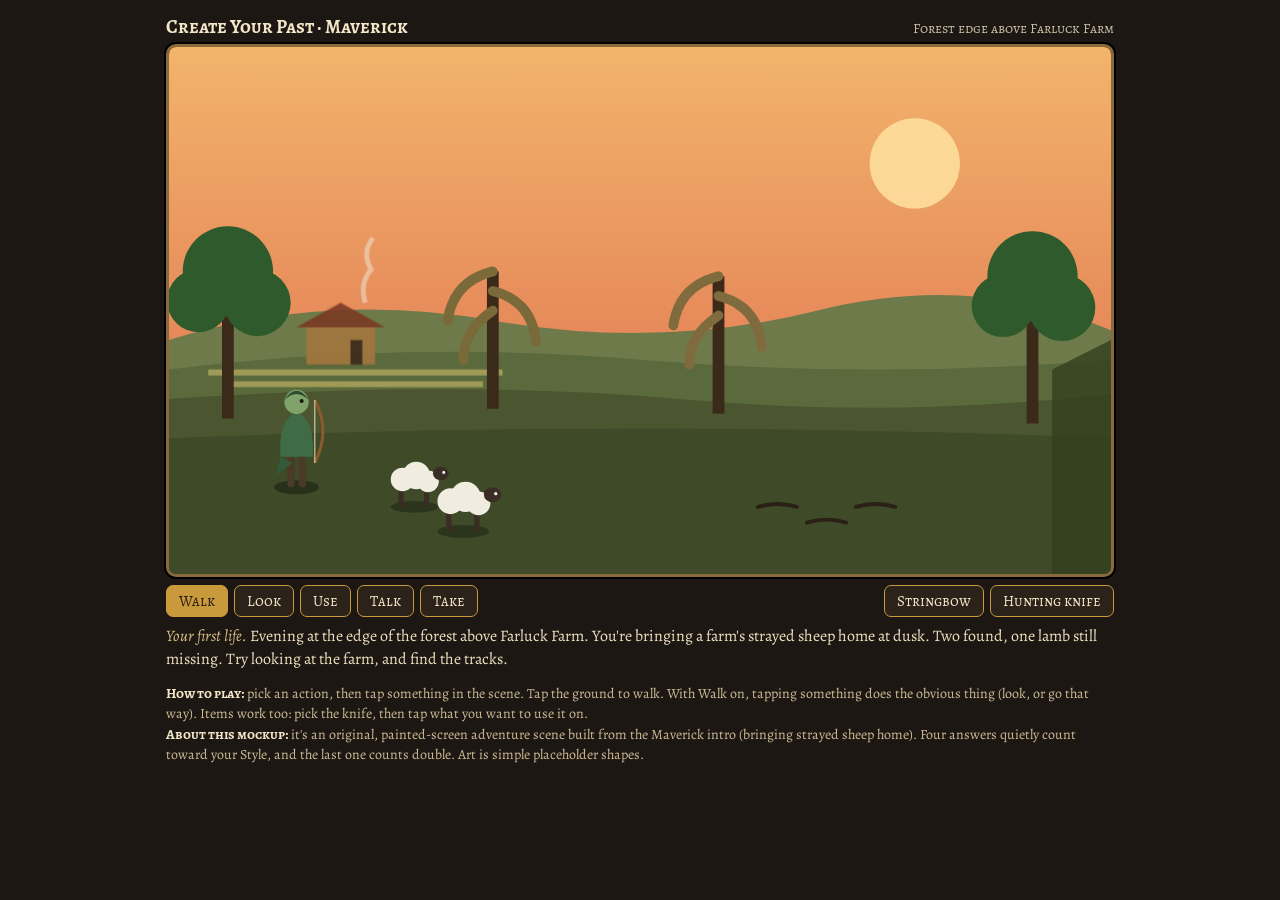
<file: tools/critquest/intro-adventure.html>
<!doctype html>
<html lang="en">
<head>
<meta charset="utf-8">
<meta name="viewport" content="width=device-width, initial-scale=1">
<title>Edge of the Wood</title>
<link rel="preconnect" href="https://fonts.googleapis.com">
<link href="https://fonts.googleapis.com/css2?family=Alegreya+SC:wght@500;700&family=Alegreya:ital,wght@0,400;0,600;1,400&display=swap" rel="stylesheet">
<style>
:root{
  --bg:#1c1712; --parch:#f3e6c8; --parch2:#e6d3a8; --ink:#2b1d10; --ink2:#5a4630;
  --edge:#8a6a3a; --gold:#c99a3c; --hover:#fff4d8; --accent:#7a2e1c; --bar:#2b2219; --barInk:#f3e6c8;
}
@media (prefers-color-scheme: dark){
  :root:not([data-theme="light"]){ --parch:#3a2f22; --parch2:#2f261b; --ink:#f1e4c6; --ink2:#c9b38a; --edge:#a9844a; --hover:#4a3c2b; --accent:#e08a6a; }
}
:root[data-theme="dark"]{ --parch:#3a2f22; --parch2:#2f261b; --ink:#f1e4c6; --ink2:#c9b38a; --edge:#a9844a; --hover:#4a3c2b; --accent:#e08a6a; }
*{box-sizing:border-box}
html,body{margin:0}
body{background:var(--bg);color:var(--ink);font-family:Alegreya,Georgia,serif;overflow-x:hidden}
.wrap{max-width:980px;margin:0 auto;padding:10px 16px 24px}
.top{display:flex;justify-content:space-between;align-items:baseline;gap:8px;flex-wrap:wrap;color:var(--barInk);font-family:"Alegreya SC",serif}
.top h1{font-size:19px;margin:4px 0}
.top span{font-size:14px;opacity:.8}
.stage{position:relative;width:100%;aspect-ratio:16/9;border:3px solid var(--edge);border-radius:10px;overflow:hidden;background:#000;box-shadow:0 0 0 2px #000}
.stage svg{position:absolute;inset:0;width:100%;height:100%;display:block;cursor:pointer}
.hot{cursor:pointer}
.hot:hover .hl, .hot:focus .hl{stroke:#ffe9a8;stroke-width:3;stroke-dasharray:6 4}
.label{position:absolute;left:50%;top:8px;transform:translateX(-50%);background:rgba(0,0,0,.55);color:#f3e6c8;font-family:"Alegreya SC",serif;padding:2px 10px;border-radius:6px;font-size:15px;pointer-events:none;white-space:nowrap}
.fade{position:absolute;inset:0;background:#fff7dc;opacity:0;pointer-events:none;transition:opacity 2.2s}
.fade.on{opacity:1}
.bar{display:flex;gap:6px;flex-wrap:wrap;align-items:center;margin-top:8px}
.bar button,.inv button{font:inherit;font-family:"Alegreya SC",serif;font-size:15px;background:var(--bar);color:var(--barInk);border:1px solid var(--gold);border-radius:7px;padding:5px 12px;cursor:pointer}
.bar button[aria-pressed="true"]{background:var(--gold);color:#2b1d10}
.inv{display:flex;gap:6px;flex-wrap:wrap;margin-left:auto}
.inv button[aria-pressed="true"]{outline:2px solid #ffe9a8}
.narr{margin-top:8px;min-height:2.8em;color:#efe1bf;font-size:16px;line-height:1.4}
.narr em{color:#d9c08a}
.box{display:none;margin-top:8px;background:linear-gradient(var(--parch),var(--parch2));border:3px solid var(--edge);border-radius:12px;padding:12px 14px;box-shadow:0 0 0 2px #000}
.box.on{display:block}
.head{display:flex;gap:12px;align-items:flex-start}
.portrait{flex:0 0 auto;width:70px;height:70px;border-radius:10px;border:2px solid var(--gold);background:#201810;overflow:hidden}
.portrait svg{width:100%;height:100%}
.plate{font-family:"Alegreya SC",serif;font-weight:700;font-size:17px;color:var(--accent);margin:0 0 2px}
.say{margin:0;font-size:16px;line-height:1.45}
.choices{list-style:none;margin:10px 0 0;padding:0;display:grid;gap:4px}
.choices button{width:100%;text-align:left;font:inherit;font-size:16px;color:var(--ink);background:transparent;border:1px solid transparent;border-radius:8px;padding:6px 10px;cursor:pointer;display:flex;gap:8px}
.choices button:hover,.choices button:focus-visible{background:var(--hover);border-color:var(--edge);outline:none}
.k{font-family:"Alegreya SC",serif;color:var(--ink2)}
.notes{margin-top:14px;color:#cdbb95;font-size:14px;line-height:1.45}
.notes b{font-family:"Alegreya SC",serif;color:#f3e6c8}
@media (max-width:560px){ .portrait{width:54px;height:54px} .bar button,.inv button{font-size:14px;padding:5px 9px} .label{font-size:13px} }
</style>
</head>
<body>
<div class="wrap">
  <div class="top"><h1>Create Your Past · Maverick</h1><span id="where"></span></div>
  <div class="stage" id="stage">
    <svg id="svg" viewBox="0 0 960 540" preserveAspectRatio="xMidYMid slice" aria-label="Scene"></svg>
    <div class="label" id="label" hidden></div>
    <div class="fade" id="fade"></div>
  </div>
  <div class="bar" id="verbs"></div>
  <div class="narr" id="narr" aria-live="polite"></div>
  <div class="box" id="box" role="dialog">
    <div class="head"><div class="portrait" id="portrait"></div>
      <div style="flex:1;min-width:0"><p class="plate" id="plate"></p><p class="say" id="say"></p></div></div>
    <ul class="choices" id="choices"></ul>
  </div>
  <div class="notes">
    <b>How to play:</b> pick an action, then tap something in the scene. Tap the ground to walk. With Walk on, tapping something does the obvious thing (look, or go that way). Items work too: pick the knife, then tap what you want to use it on.<br>
    <b>About this mockup:</b> it's an original, painted-screen adventure scene built from the Maverick intro (bringing strayed sheep home). Four answers quietly count toward your Style, and the last one counts double. Art is simple placeholder shapes.
  </div>
</div>

<script>
const $=id=>document.getElementById(id);
const SVGNS="http://www.w3.org/2000/svg";
const VERBS=["Walk","Look","Use","Talk","Take"];
let verb="Walk", item=null, busy=false, scene=null, flags={}, tally={}, order=[], inv=["Stringbow","Hunting knife"];

/* ---------- hero ---------- */
const hero={x:150,y:430,tx:150,ty:430,face:1,step:0,el:null,cb:null};
function heroSVG(){
  return `<g id="heroInner">
   <ellipse cx="0" cy="0" rx="22" ry="7" fill="rgba(0,0,0,.35)"/>
   <g id="legs"><rect id="legL" x="-9" y="-30" width="7" height="30" rx="3" fill="#4a3a26"/><rect id="legR" x="2" y="-30" width="7" height="30" rx="3" fill="#4a3a26"/></g>
   <path d="M-16 -30 Q-18 -68 0 -74 Q18 -68 16 -30 Z" fill="#3f6b45"/>
   <path d="M-16 -30 L-20 -12 L-4 -24 Z" fill="#335a3a"/>
   <circle cx="0" cy="-84" r="12" fill="#7fa36a"/>
   <path d="M-12 -86 Q0 -104 12 -86 Q6 -92 0 -92 Q-6 -92 -12 -86Z" fill="#2f4d32"/>
   <circle cx="5" cy="-85" r="2" fill="#1b140c"/>
   <path d="M18 -86 Q34 -56 18 -24" fill="none" stroke="#8a5a2a" stroke-width="3"/>
   <line x1="18" y1="-86" x2="18" y2="-24" stroke="#e8dcc0" stroke-width="1"/>
  </g>`;
}
function placeHero(){
  const s=0.75+(hero.y-330)/190*0.45;
  hero.el.setAttribute("transform",`translate(${hero.x} ${hero.y}) scale(${hero.face*s} ${s})`);
  const sw=Math.sin(hero.step)*5;
  const L=hero.el.querySelector("#legL"),R=hero.el.querySelector("#legR");
  if(L){L.setAttribute("transform",`translate(0 ${-Math.max(0,sw)})`);R.setAttribute("transform",`translate(0 ${-Math.max(0,-sw)})`);}
}
function walkTo(x,y,cb){
  const b=scene.bounds; hero.tx=Math.max(b[0],Math.min(b[2],x)); hero.ty=Math.max(b[1],Math.min(b[3],y)); hero.cb=cb||null;
}
let last=performance.now();
function tick(t){
  const dt=Math.min(.05,(t-last)/1000); last=t;
  if(hero.el){
    const dx=hero.tx-hero.x, dy=hero.ty-hero.y, d=Math.hypot(dx,dy);
    if(d>2){ const sp=220*dt; hero.x+=dx/d*Math.min(sp,d); hero.y+=dy/d*Math.min(sp,d); if(Math.abs(dx)>1) hero.face=dx>0?1:-1; hero.step+=dt*14; placeHero(); }
    else if(hero.cb){ const c=hero.cb; hero.cb=null; hero.step=0; placeHero(); c(); }
  }
  requestAnimationFrame(tick);
}
requestAnimationFrame(tick);

/* ---------- scenes (original placeholder art) ---------- */
const SCENES={
  edge:{
    name:"Forest edge above Farluck Farm", bounds:[40,360,920,515], start:[130,450],
    art:()=>`
      <defs><linearGradient id="sky" x1="0" y1="0" x2="0" y2="1"><stop offset="0" stop-color="#f2b46b"/><stop offset=".55" stop-color="#e6895a"/><stop offset="1" stop-color="#7a4a44"/></linearGradient></defs>
      <rect width="960" height="540" fill="url(#sky)"/>
      <circle cx="760" cy="120" r="46" fill="#ffe2a0" opacity=".85"/>
      <path d="M0 300 Q160 250 330 280 T660 270 T960 290 V540 H0Z" fill="#6f7a4a"/>
      <path d="M0 330 Q240 300 480 320 T960 320 V540 H0Z" fill="#5b6a3c"/>
      <g opacity=".9"><rect x="140" y="285" width="70" height="40" fill="#a3753f"/><path d="M130 287 L175 262 L220 287Z" fill="#7a3a24"/><rect x="185" y="300" width="12" height="25" fill="#3b2a1a"/>
      <path d="M200 262 q-6 -20 6 -34 q-10 -18 2 -32" fill="none" stroke="#efe6d6" stroke-width="5" opacity=".6"/>
      <path d="M40 330 h300 v6 h-300z M60 342 h260 v6 h-260z" fill="#c9b86a" opacity=".7"/></g>
      <path d="M0 360 Q300 340 520 360 T960 355 V540 H0Z" fill="#4b5530"/>
      <path d="M0 400 Q480 380 960 400 V540 H0Z" fill="#3e4a28"/>
      ${tree(60,380,"#2f5a2c")}${tree(330,370,"#7a6a3a",true)}${tree(560,375,"#806b3e",true)}${tree(880,385,"#2f5a2c")}
      <path d="M600 470 q20 -6 40 0 M650 486 q20 -6 40 0 M700 470 q20 -6 40 0" stroke="#2a2015" stroke-width="4" fill="none" stroke-linecap="round"/>
      <path d="M900 330 L960 300 V540 H900Z" fill="#33401f" opacity=".8"/>
      ${sheepArt(250,470,1)}${sheepArt(300,495,1.1)}`,
    hot:[
      {id:"farm",name:"Farluck Farm, far below",shape:`<rect x="30" y="250" width="320" height="110" fill="transparent"/>`,stand:[200,420],
        Look:()=>{ say("Far below, smoke curls from a farmhouse chimney. Word in the village was that this farm lost three sheep up the hill, and you're good at finding things."); if(!flags.mood){flags.mood=1; ask("Narrator","Two sheep found, one to go. A thought comes to you.",[
          ["A job half done isn't done. Find the last one.","Serious"],
          ["\"Baa-ck home soon, girls. Get it? Baa-ck?\"","Silly"],
          ["(Leave the sheep at the farm gate later, and slip off before anyone thanks you.)","Shy"],
          ["Lucky for them, the best tracker on the hill took the job.","Smug"]]);} }},
      {id:"sheep",name:"Two found sheep",shape:`<rect x="220" y="430" width="110" height="75" fill="transparent"/>`,stand:[200,480],
        Look:()=>say("Two of the three strays, munching happily. They don't seem worried about anything."),
        Talk:()=>say("\"Stay put. I'll be right back with your little one.\" One of them chews at you."),
        Take:()=>say("They're heavier than they look. Better to finish the job, then herd all three home.")},
      {id:"tree",name:"Wilting tree",shape:`<rect x="300" y="200" width="70" height="180" fill="transparent"/>`,stand:[350,440],
        Look:()=>say("Its leaves are curled and grey. Something is drinking the life out of this hill."),
        Use:()=>{ say("You climb up into the branches, the way Leyf do, and look east. A red shimmer flickers between the rocks, like heat over a fire."); flags.shimmer=1; },
        Take:()=>say("You pinch a grey leaf. It crumbles to dust and smells faintly of rot.")},
      {id:"tracks",name:"Strange tracks",shape:`<rect x="590" y="455" width="160" height="45" fill="transparent"/>`,stand:[620,470],
        Look:()=>{ say("Little hoofprints from the missing lamb, heading east into the rocks. And beside them, boot prints and the drag of long cloaks. Nobody walks up here."); if(!flags.hunt){flags.hunt=1; ask("Narrator","The lamb went the same way as the cloaks. How do you follow?",[
          ["Fast, but read every print. No mistakes.","Serious"],
          ["Bleat like a lamb and hope it bleats back.","Silly"],
          ["Keep low and quiet along the ferns, and catch up unseen.","Shy"],
          ["\"Run all you like, little one. Nobody outpaces me.\"","Smug"]]);} }},
      {id:"east",name:"Path east, into the rocks",shape:`<rect x="880" y="300" width="80" height="230" fill="transparent"/>`,stand:[930,440],exit:"rock"}
    ]
  },
  rock:{
    name:"The red rock face", bounds:[40,370,900,515], start:[60,450],
    art:()=>`
      <rect width="960" height="540" fill="#c8835a"/>
      <path d="M0 0 H960 V250 Q700 230 480 260 T0 240Z" fill="#e6a46e"/>
      <path d="M520 360 L560 120 L650 70 L780 90 L860 160 L900 360Z" fill="#6b5a4c"/>
      <path d="M560 120 L650 70 L700 140 L610 190Z" fill="#7c6a5a"/>
      <g id="hole" opacity="${flags.melted?1:0}"><path d="M640 360 Q650 230 710 220 Q770 230 780 360Z" fill="#2a0d08"/><path d="M640 360 Q650 230 710 220 Q770 230 780 360" fill="none" stroke="#ff6a2a" stroke-width="6" opacity=".9"/></g>
      <path d="M0 360 Q480 340 960 360 V540 H0Z" fill="#4a4a2a"/>
      <path d="M0 410 Q480 395 960 410 V540 H0Z" fill="#3e3f24"/>
      ${fern(110,420)}${fern(170,440)}${fern(80,470)}
      ${tree(300,375,"#806b3e",true)}
      <g id="snare"><path d="M470 470 L520 420 L530 470" fill="none" stroke="#6a4a2a" stroke-width="4"/></g>
      <g id="geev" transform="translate(${flags.freed?1200:500} 470) scale(1.6)">${geev(flags.caught&&!flags.freed)}</g>
      <g id="cloaks" opacity="${flags.cloaks&&!flags.done?1:0}">${cloak(690,370)}${cloak(735,375)}${cloak(780,368)}</g>`,
    hot:[
      {id:"west",name:"Back west",shape:`<rect x="0" y="300" width="50" height="230" fill="transparent"/>`,stand:[40,450],exit:"edge"},
      {id:"rockface",name:"Rock face",shape:`<path d="M520 360 L560 120 L650 70 L780 90 L860 160 L900 360Z" fill="transparent"/>`,stand:[640,430],
        Look:()=>say(flags.melted?"Where the rock was, there's a dark tunnel. From deep under the hill comes a soft, steady hammering.":"Old red stone, warm to look at. Oddly warm."),
        Use:()=>say(flags.melted?"The edge still glows. You keep your hands to yourself.":"You lay a palm on it. It's hot, like a hearthstone."),
        Talk:()=>say(flags.melted?"\"Hello down there?\" The hammering stops for a breath, then starts again.":"Rocks are poor listeners.")},
      {id:"geevH",name:"Lamb",shape:`<rect x="440" y="400" width="130" height="90" fill="transparent"/>`,stand:[420,470],
        any:(v,it)=>{
          if(!flags.caught) return say("The lamb is nibbling the dry grass by the rock.");
          if(flags.freed) return say("The lamb is safe away.");
          if(it==="Stringbow") return say("Not at the lamb! Get it out of the snare first.");
          freeGeev(v,it);
        }},
      {id:"ferns",name:"Ferns",shape:`<rect x="50" y="380" width="180" height="110" fill="transparent"/>`,stand:[150,470],
        Look:()=>say("Thick ferns. A good place to stay out of sight."),Take:()=>say("You pick a fern frond and tuck it behind your ear. Very stylish.")}
    ],
    enter:()=>{ if(flags.caught) return; busy=true;
      say("There! The lost lamb, nibbling grass by a big red rock...");
      setTimeout(()=>{ const h=$("hole"); flags.melted=1; h.style.transition="opacity 1.4s"; h.setAttribute("opacity",1);
        say("...and the rock face glows red and melts away! The lamb bolts, right into a snare hidden in the grass.");
        const g=$("geev"); flags.caught=1; g.innerHTML=geev(true); busy=false; },1300);
    }
  }
};
function tree(x,y,c,wilt){ return `<rect x="${x-6}" y="${y-140}" width="12" height="140" fill="#3b2a1a"/>`+
  (wilt? `<path d="M${x} ${y-140} q-40 10 -46 50 M${x} ${y-120} q40 10 44 52 M${x} ${y-100} q-30 20 -30 50" stroke="${c}" stroke-width="10" fill="none" stroke-linecap="round"/>`
       : `<circle cx="${x}" cy="${y-150}" r="46" fill="${c}"/><circle cx="${x-30}" cy="${y-120}" r="32" fill="${c}"/><circle cx="${x+30}" cy="${y-118}" r="34" fill="${c}"/>`); }
function fern(x,y){ return `<path d="M${x} ${y} q-30 -40 -50 -46 M${x} ${y} q-6 -50 4 -70 M${x} ${y} q30 -36 50 -40" stroke="#3f6b2f" stroke-width="7" fill="none" stroke-linecap="round"/>`; }
function sheepArt(x,y,sc){ return `<g transform="translate(${x} ${y}) scale(${sc})"><ellipse cx="0" cy="0" rx="24" ry="6" fill="rgba(0,0,0,.3)"/>
  <rect x="-16" y="-18" width="5" height="18" fill="#3a2e24"/><rect x="10" y="-18" width="5" height="18" fill="#3a2e24"/>
  <circle cx="-12" cy="-28" r="12" fill="#f1ece0"/><circle cx="2" cy="-32" r="14" fill="#f1ece0"/><circle cx="14" cy="-26" r="11" fill="#f1ece0"/>
  <ellipse cx="27" cy="-34" rx="8" ry="7" fill="#3a2e24"/><circle cx="30" cy="-35" r="1.5" fill="#fff"/></g>`; }
function geev(caught){ return `<ellipse cx="0" cy="0" rx="18" ry="5" fill="rgba(0,0,0,.3)"/>
  <rect x="-11" y="-14" width="4" height="14" fill="#3a2e24"/><rect x="8" y="-14" width="4" height="14" fill="#3a2e24" ${caught?'transform="rotate(-30 10 -14)"':''}/>
  <circle cx="-8" cy="-21" r="9" fill="#f6f2e8"/><circle cx="3" cy="-24" r="10" fill="#f6f2e8"/><circle cx="11" cy="-19" r="8" fill="#f6f2e8"/>
  <ellipse cx="21" cy="-26" rx="6" ry="5.5" fill="#4a3c30"/><circle cx="23" cy="-27" r="1.2" fill="#fff"/>
  ${caught?'<path d="M2 -2 Q10 -12 16 -2" stroke="#c9b28a" stroke-width="3" fill="none"/>':''}`; }
function cloak(x,y){ return `<path d="M${x-16} ${y} Q${x-18} ${y-70} ${x} ${y-80} Q${x+18} ${y-70} ${x+16} ${y}Z" fill="#7a1414"/><path d="M${x-9} ${y-66} Q${x} ${y-84} ${x+9} ${y-66}Z" fill="#2a0606"/>`; }

/* ---------- scene setup ---------- */
function load(id,fromExit){
  scene=SCENES[id]; $("where").textContent=scene.name;
  const s=$("svg"); s.innerHTML=scene.art();
  scene.hot.forEach(h=>{ const g=document.createElementNS(SVGNS,"g"); g.setAttribute("class","hot"); g.setAttribute("tabindex","0"); g.setAttribute("role","button"); g.setAttribute("aria-label",h.name);
    g.innerHTML=h.shape.replace("fill=\"transparent\"","fill=\"transparent\" class=\"hl\" stroke=\"transparent\"");
    g.addEventListener("click",e=>{e.stopPropagation(); act(h);});
    g.addEventListener("keydown",e=>{ if(e.key==="Enter"){e.preventDefault();act(h);} });
    g.addEventListener("mouseenter",()=>showLabel(h)); g.addEventListener("mouseleave",()=>$("label").hidden=true);
    s.appendChild(g); });
  const hg=document.createElementNS(SVGNS,"g"); hg.innerHTML=heroSVG(); s.appendChild(hg); hero.el=hg;
  hero.x=hero.tx=scene.start[0]; hero.y=hero.ty=scene.start[1]; hero.face=1; hero.cb=null; placeHero();
  if(scene.enter) scene.enter();
}
function showLabel(h){ const l=$("label"); l.textContent=(item?`Use ${item} on `:(verb==="Walk"?"":verb+" "))+h.name; l.hidden=false; }
$("svg").addEventListener("click",e=>{
  if(busy||$("box").classList.contains("on")) return;
  const s=$("svg"), pt=s.createSVGPoint(); pt.x=e.clientX; pt.y=e.clientY; const p=pt.matrixTransform(s.getScreenCTM().inverse());
  walkTo(p.x,p.y);
});
function act(h){
  if(busy||$("box").classList.contains("on")) return;
  const v=verb, it=item; setItem(null);
  walkTo(h.stand[0],h.stand[1],()=>{
    if(h.exit && (v==="Walk")) return load(h.exit);
    if(h.any) return h.any(v,it);
    if(it) return say(`Using the ${it.toLowerCase()} on that doesn't do anything useful.`);
    const f=h[v==="Walk"?"Look":v];
    if(f) f(); else say(v==="Talk"?"It doesn't answer.":v==="Take"?"You can't take that.":v==="Use"?"Nothing happens.":"Nothing special.");
  });
}

/* ---------- story beats ---------- */
function freeGeev(v,it){
  ask("Narrator","The lamb kicks and cries in the snare.",[
    ["Cut it free. Quick and clean.","Serious",()=>flags.how="cut"],
    ["\"Shh, shh. You're much too fluffy for this.\"","Silly",()=>flags.how="calm"],
    ["(Kneel, and hum low until it stops shaking.)","Shy",()=>flags.how="calm"],
    ["\"Hold still. I'm extremely good at this.\"","Smug",()=>flags.how="cut"]],()=>{
      say(flags.how==="calm"?"The lamb settles under your hand. You ease the loop off its leg with your hunting knife.":"One stroke of your hunting knife and the snare falls loose. The lamb is free.");
      setTimeout(cloaksAppear,1400);
    });
}
function cloaksAppear(){
  flags.cloaks=1; const c=$("cloaks"); c.style.transition="opacity 1.2s"; c.setAttribute("opacity",1);
  say("Figures in dark red cloaks step out of the glowing tunnel. Their hoods turn toward the lamb, and toward you.");
  setTimeout(()=>ask("Narrator","The lamb is free but frozen with fear. The cloaks are coming.",[
    ["Send the lamb running home, then loose a shot into the stone above the cloaks.","Serious",()=>flags.end="shot"],
    ["\"Over here, red hoods! Bet you can't catch me!\"","Silly",()=>flags.end="shot"],
    ["(Tuck the lamb into the ferns, nudge it downhill, and stay behind so it can slip away.)","Shy",()=>flags.end="hide"],
    ["Shoot the rock above them. One arrow, perfect. Obviously.","Smug",()=>flags.end="shot"]],ending,2),1500);
}
function ending(){
  flags.freed=1; const g=$("geev"); g.style.transition="transform 1.6s"; g.setAttribute("transform","translate(1200 440) scale(1.6)");
  say(flags.end==="hide"?"The lamb slips away down the hill toward the farm. The cloaks pass the ferns... then stop at you. The rock face crumbles in a rush of red dust.":"Your arrow strikes true and stone rains down between them and the lamb, which runs down the hill toward the farm. The rock face crumbles in a rush of red dust.");
  busy=true;
  setTimeout(()=>{ say("The forest goes quiet and golden around you. It doesn't hurt. A light grows, warm as a hearth..."); $("fade").classList.add("on"); },2600);
  setTimeout(()=>{ const best=pickStyle(); flags.done=1;
    ask("Narrator",`You open your eyes on the Castle Comet. Bruxanna leans over you: "From how you lived, I'd say you're ${best}."`,[["Begin again","",()=>location.reload()]]); },6000);
}
function pickStyle(){ const all=["Serious","Silly","Shy","Smug"]; let best=order[order.length-1]||"Serious";
  all.forEach(s=>{ if((tally[s]||0)>(tally[best]||0)) best=s; }); return best; }

/* ---------- ui ---------- */
function say(t){ $("narr").innerHTML=t; }
const FACE={Narrator:`<svg viewBox="0 0 70 70"><rect width="70" height="70" fill="#1d2633"/><polygon points="35,8 54,30 47,62 23,62 16,30" fill="#bfe4ff" stroke="#fff" stroke-width="1.5"/></svg>`};
function ask(who,text,opts,after,weight){
  const box=$("box"); box.classList.add("on"); $("portrait").innerHTML=FACE[who]||FACE.Narrator; $("plate").textContent=who==="Narrator"?"":who; $("say").innerHTML=text;
  const ul=$("choices"); ul.innerHTML="";
  opts.forEach((o,i)=>{ const li=document.createElement("li"), b=document.createElement("button"); b.type="button";
    b.innerHTML=`<span class="k">${i+1}.</span><span>${o[0]}</span>`;
    b.onclick=()=>{ if(o[1]){ tally[o[1]]=(tally[o[1]]||0)+(weight||1); order.push(o[1]); } box.classList.remove("on"); if(o[2]) o[2](); if(after) after(); };
    li.appendChild(b); ul.appendChild(li); });
  ul.querySelector("button").focus({preventScroll:true});
}
function setItem(it){ item=it; document.querySelectorAll(".inv button").forEach(b=>b.setAttribute("aria-pressed",b.dataset.it===it)); }
function buildBar(){
  const bar=$("verbs"); bar.innerHTML="";
  VERBS.forEach(v=>{ const b=document.createElement("button"); b.type="button"; b.textContent=v; b.setAttribute("aria-pressed",v===verb);
    b.onclick=()=>{ verb=v; setItem(null); bar.querySelectorAll(":scope > button").forEach(x=>x.setAttribute("aria-pressed",x.textContent===v)); }; bar.appendChild(b); });
  const inv=document.createElement("div"); inv.className="inv";
  inv_items().forEach(it=>{ const b=document.createElement("button"); b.type="button"; b.dataset.it=it; b.textContent=it; b.setAttribute("aria-pressed","false");
    b.onclick=()=>setItem(item===it?null:it); inv.appendChild(b); });
  bar.appendChild(inv);
}
function inv_items(){ return inv; }
document.addEventListener("keydown",e=>{
  if(!$("box").classList.contains("on")) return; const n=parseInt(e.key,10); const bs=$("choices").querySelectorAll("button"); if(n>=1&&n<=bs.length) bs[n-1].click();
});
buildBar(); load("edge");
say("<em>Your first life.</em> Evening at the edge of the forest above Farluck Farm. You're bringing a farm's strayed sheep home at dusk. Two found, one lamb still missing. Try looking at the farm, and find the tracks.");
</script>
</body>
</html>
</file>
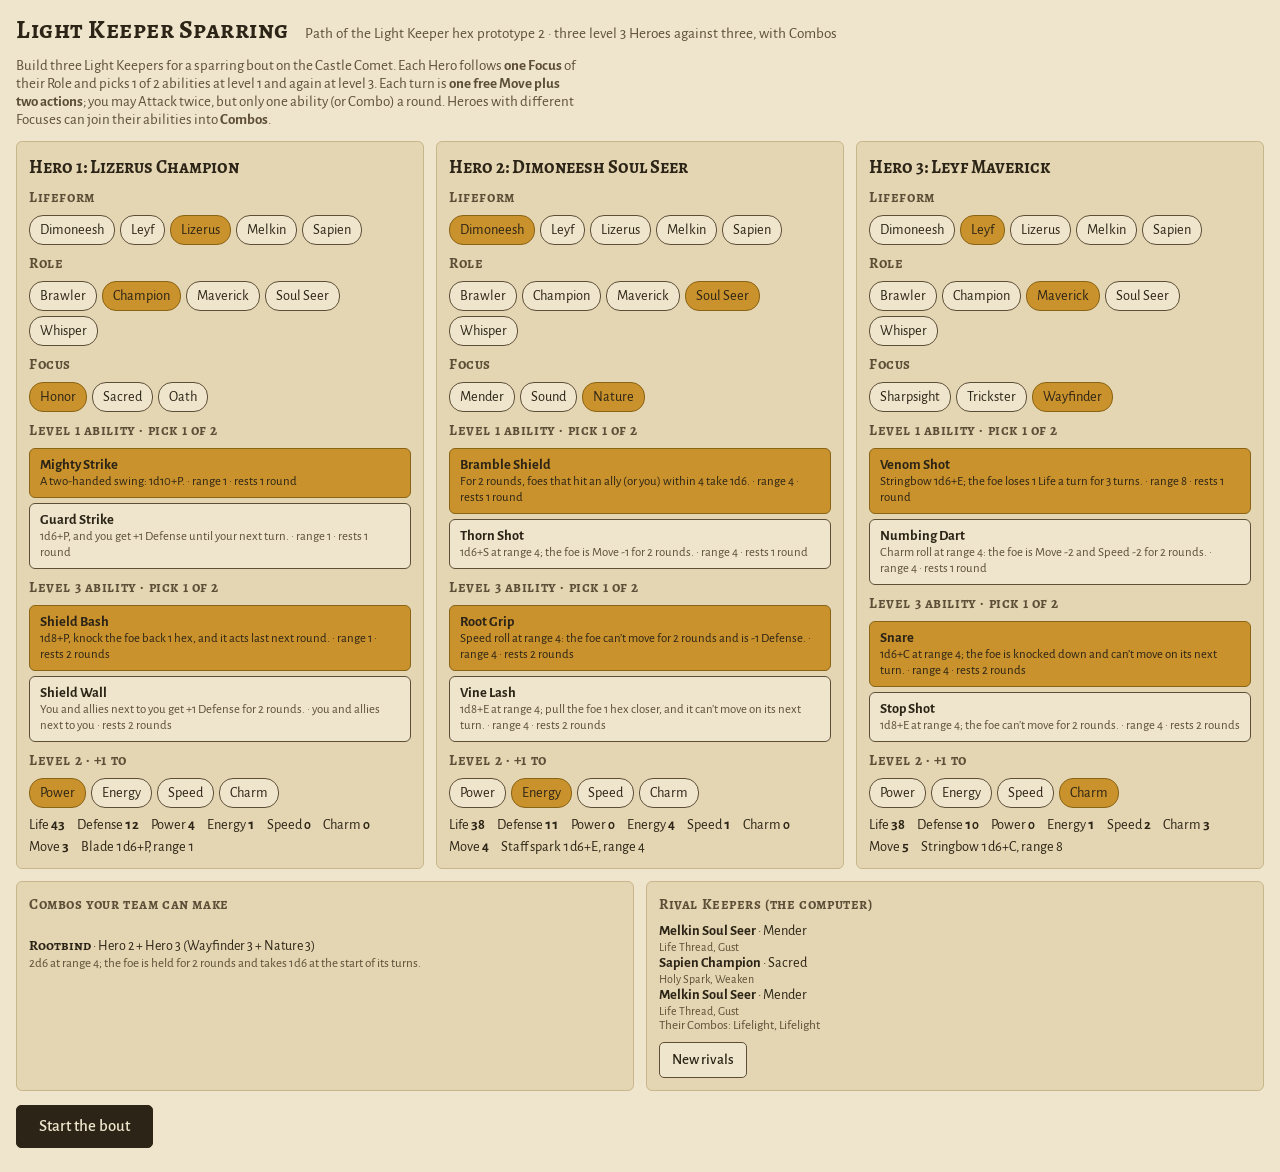
<file: tools/critquest/training-ground.html>
<!doctype html>
<html lang="en"><head><meta charset="utf-8"><meta name="viewport" content="width=device-width, initial-scale=1">
<title>Training Ground</title>
<meta name="claude:viewport-fit-sides" content="cover">
<link rel="preconnect" href="https://fonts.googleapis.com">
<link rel="stylesheet" href="https://fonts.googleapis.com/css2?family=Alegreya:ital,wght@0,400;0,600;1,400&family=Alegreya+SC:wght@500;700&family=Alegreya+Sans:wght@400;500;700&display=swap">
<style>
/* Same field-journal look as the first hex prototype: one warm daylight parchment theme on purpose. */
:root {
  color-scheme: light;
  --paper: #efe5cc; --paper-2: #e4d6b3; --ink: #2c2416; --ink-soft: #5d4f37; --rule: #c8b68c;
  --ember: #b5462a; --gold: #c9922c; --sky: #3f6f8f; --leaf: #4f6b3a;
  --display: "Alegreya SC", "Palatino Linotype", Georgia, serif;
  --body: "Alegreya Sans", "Segoe UI", system-ui, sans-serif;
}
html, body { min-height: 100%; }
body {
  background: var(--paper); color: var(--ink); font-family: var(--body); font-size: 15px; margin: 0;
  padding-left: max(16px, env(safe-area-inset-left, 0px)); padding-right: max(16px, env(safe-area-inset-right, 0px));
  padding-block: 12px 24px; box-sizing: border-box;
}
*, *::before, *::after { box-sizing: border-box; }
h1, h2, h3 { font-family: var(--display); font-weight: 700; text-wrap: balance; margin: 0; }
button { font: inherit; color: inherit; }
[hidden] { display: none !important; }
.top { display: flex; flex-wrap: wrap; align-items: baseline; gap: 4px 16px; margin-bottom: 10px; }
.top h1 { font-size: 1.6rem; letter-spacing: .02em; }
.top .sub { color: var(--ink-soft); font-size: .95rem; }
.lead { margin: 0 0 12px; max-width: 70ch; color: var(--ink-soft); }
.card { background: var(--paper-2); border: 1px solid var(--rule); border-radius: 6px; padding: 12px; display: grid; gap: 8px; align-content: start; min-width: 0; }
.card h2 { font-size: 1.15rem; }
.card h3 { font-size: .92rem; color: var(--ink-soft); letter-spacing: .04em; }
.note { font-size: .82rem; color: var(--ink-soft); margin: 0; }
.row { display: flex; flex-wrap: wrap; gap: 4px 12px; font-variant-numeric: tabular-nums; font-size: .9rem; }

/* ---------- setup */
.builders { display: grid; grid-template-columns: repeat(3, minmax(0, 1fr)); gap: 12px; }
@media (max-width: 980px) { .builders { grid-template-columns: minmax(0, 1fr); } }
.choices { display: flex; flex-wrap: wrap; gap: 5px; }
.choices button { padding: 5px 10px; border: 1px solid var(--ink-soft); background: var(--paper); border-radius: 14px; cursor: pointer; font-size: .9rem; }
.choices button[aria-pressed="true"] { background: var(--gold); border-color: #8a6416; }
.abil { display: grid; gap: 5px; }
.abil button { text-align: left; padding: 7px 10px; border: 1px solid var(--ink-soft); background: var(--paper); border-radius: 6px; cursor: pointer; font-size: .9rem; }
.abil button[aria-pressed="true"] { background: var(--gold); border-color: #8a6416; }
.abil small { display: block; color: var(--ink-soft); font-size: .8rem; }
.abil button[aria-pressed="true"] small { color: var(--ink); }
.setupFoot { display: grid; grid-template-columns: minmax(0, 1fr) minmax(0, 1fr); gap: 12px; margin-top: 12px; }
@media (max-width: 760px) { .setupFoot { grid-template-columns: minmax(0, 1fr); } }
.combo-line { font-size: .88rem; }
.combo-line b { font-family: var(--display); }
.rv { font-size: .9rem; }
.rv small { display: block; color: var(--ink-soft); }
.btn { padding: 8px 12px; border: 1px solid var(--ink-soft); background: var(--paper); border-radius: 5px; cursor: pointer; font-weight: 500; }
.btn.primary { background: var(--ink); color: var(--paper); border-color: var(--ink); }
.btn.big { margin-top: 14px; padding: 11px 22px; font-size: 1.05rem; }
button:focus-visible { outline: 2px solid var(--ember); outline-offset: 2px; }

/* ---------- battle */
.wrap { display: grid; grid-template-columns: minmax(0, 1fr) 330px; gap: 16px; align-items: start; }
@media (max-width: 900px) { .wrap { grid-template-columns: minmax(0, 1fr); } }
.board { min-width: 0; background: #d7c79c; border: 1px solid var(--rule); border-radius: 6px; overflow: hidden; position: relative; }
.board svg { display: block; width: 100%; height: auto; touch-action: manipulation; user-select: none; }
.caption { min-height: 76px; padding: 8px 12px; background: var(--paper); border-bottom: 3px solid var(--rule); font-size: .92rem; display: grid; gap: 2px; align-content: start; }
.caption.mine { border-bottom-color: var(--gold); }
.caption.rival { border-bottom-color: var(--ember); background: #f3e4d6; }
.caption .who { color: var(--ink-soft); font-size: .85rem; }
.caption .hd b { font-family: var(--display); font-size: 1.02rem; }
.caption .ctl { display: flex; justify-content: flex-end; }
.status { display: flex; flex-wrap: wrap; gap: 6px 10px; align-items: center; padding: 8px 12px; background: var(--paper-2); border-top: 1px solid var(--rule); font-size: .9rem; }
.status b { font-family: var(--display); }
.order { display: flex; gap: 4px; flex-wrap: wrap; }
.chip { padding: 1px 7px; border-radius: 10px; font-size: .76rem; border: 1px solid var(--rule); background: var(--paper); }
.chip.A { border-color: var(--gold); }
.chip.B { border-color: var(--ember); }
.chip.now { background: var(--ink); color: var(--paper); border-color: var(--ink); }
.chip.done { opacity: .5; }
.side { display: grid; gap: 12px; min-width: 0; }
.bar { height: 9px; background: #cdbd93; border-radius: 5px; overflow: hidden; }
.bar i { display: block; height: 100%; background: var(--gold); transition: width .3s; }
.bar.B i { background: var(--ember); }
.acts { display: grid; grid-template-columns: repeat(3, minmax(0, 1fr)); gap: 6px; }
.acts button { padding: 7px 5px; border: 1px solid var(--ink-soft); background: var(--paper); border-radius: 5px; cursor: pointer; font-weight: 500; line-height: 1.15; font-size: .92rem; }
.acts button small { display: block; font-size: .7rem; color: var(--ink-soft); font-weight: 400; }
.acts button[aria-pressed="true"] { background: var(--ink); color: var(--paper); }
.acts button[aria-pressed="true"] small { color: var(--paper-2); }
.acts button:disabled { opacity: .42; cursor: default; }
.acts .combo { grid-column: 1 / -1; background: #f6e3b0; border-color: #8a6416; }
.pips { display: inline-flex; gap: 4px; vertical-align: middle; }
.pip { width: 11px; height: 11px; border-radius: 50%; border: 2px solid var(--ink); }
.pip.on { background: var(--gold); }
.pipgap { width: 6px; }
.tags { display: flex; flex-wrap: wrap; gap: 4px; }
.tag { font-size: .74rem; padding: 0 6px; border-radius: 8px; background: var(--paper); border: 1px solid var(--rule); }
.tag.bad { border-color: var(--ember); color: #8a2e16; }
.tag.good { border-color: var(--sky); color: #2b5068; }
.roster { display: grid; gap: 6px; }
.roster .unit { display: grid; gap: 3px; padding: 6px 8px; border-radius: 5px; background: var(--paper); border: 1px solid var(--rule); cursor: default; font-size: .86rem; }
.roster .unit.now { outline: 2px solid var(--ink); }
.roster .unit.out { opacity: .45; }
.roster .unit .nm { display: flex; justify-content: space-between; gap: 6px; }
.roster .unit .nm b { font-family: var(--display); }
.roster h3 { margin-top: 2px; }
.log { max-height: 260px; overflow-y: auto; font-size: .85rem; display: grid; gap: 3px; padding-right: 4px; }
.log p { margin: 0; }
.log .A { border-left: 3px solid var(--gold); padding-left: 6px; }
.log .B { border-left: 3px solid var(--ember); padding-left: 6px; }
.log .sys { color: var(--ink-soft); font-style: italic; }
.legend { display: flex; flex-wrap: wrap; gap: 4px 12px; font-size: .8rem; color: var(--ink-soft); }
.legend i { display: inline-block; width: 11px; height: 11px; border-radius: 2px; vertical-align: -1px; margin-right: 4px; border: 1px solid #0003; }
.banner { position: absolute; inset: 0; display: grid; place-items: center; background: #2c241699; padding: 16px; }
.banner div { background: var(--paper); border: 2px solid var(--ink); border-radius: 8px; padding: 18px 22px; text-align: center; display: grid; gap: 10px; max-width: 360px; }
.banner h2 { font-size: 1.5rem; }
.tip { position: fixed; z-index: 20; max-width: 300px; background: var(--paper); border: 1.5px solid var(--ink); border-radius: 6px; padding: 8px 10px; font-size: .84rem; box-shadow: 0 6px 18px #2c241640; pointer-events: none; display: grid; gap: 3px; }
.tip b { font-family: var(--display); }
.tip .t2 { color: var(--ink-soft); }
.tip .ab { border-top: 1px solid var(--rule); padding-top: 3px; }
@media (prefers-reduced-motion: reduce) { .bar i { transition: none; } }
/* ---------- world-style battle screen (matches farluck-adventure.html) */
body.inBattle { overflow: hidden; }
#battleView { --role: #a8821f; --gold2: #c99a3c; --stone1: #2a231d; --stone2: #17120e; --barInk: #f3e6c8;
  position: fixed; inset: 0; z-index: 10; display: flex; flex-direction: column; background: #141010; font-family: Alegreya, Georgia, serif; }
#battleView .frame { position: relative; flex: 1; min-height: 0; border: 10px solid var(--role); box-shadow: inset 0 0 0 2px #000, 0 0 0 2px #000; background: radial-gradient(ellipse at 50% 45%, #6f7a3e, #3c4422 70%, #22270f); }
#battleView .frame::before { content: ""; position: absolute; inset: -6px; border: 2px solid var(--gold2); pointer-events: none; z-index: 6; border-radius: 2px; opacity: .85; }
#battleView .corner { position: absolute; width: 46px; height: 46px; z-index: 7; pointer-events: none; }
#battleView .corner svg { width: 100%; height: 100%; }
.c-tl { left: -22px; top: -22px; } .c-tr { right: -22px; top: -22px; transform: scaleX(-1); } .c-bl { left: -22px; bottom: -22px; transform: scaleY(-1); } .c-br { right: -22px; bottom: -22px; transform: scale(-1, -1); }
#board.stage { position: absolute; inset: 0; overflow: hidden; border: 0; border-radius: 0; background: none; }
#board.stage svg#map { position: absolute; inset: 0; width: 100%; height: 100%; }
.plateTop { position: absolute; left: 14px; top: 12px; z-index: 5; background: rgba(15, 10, 6, .78); border: 1px solid var(--gold2); border-radius: 8px; padding: 5px 12px; color: #f3e6c8; font-family: "Alegreya SC", serif; max-width: min(60%, 520px); }
.plateTop b { display: block; font-size: 16px; }
.plateTop .rnd { font-size: 13px; opacity: .9; }
.plateTop .order { margin-top: 4px; }
#battleView .chip { background: #2a221a; color: #f3e6c8; border-color: #6b5537; font-family: Alegreya, serif; }
#battleView .chip.A { border-color: var(--gold2); } #battleView .chip.B { border-color: #b5462a; }
#battleView .chip.now { background: var(--gold2); color: #22170d; border-color: #ffe2a0; }
.hintStrip { position: absolute; left: 50%; bottom: 12px; transform: translateX(-50%); z-index: 5; max-width: min(640px, 88%); background: rgba(15, 10, 6, .78); color: #f3e6c8; border: 1px solid var(--gold2); border-radius: 8px; padding: 4px 12px; font-size: 14px; text-align: center; }
.hintStrip:empty { display: none; }
/* action text over the unit */
#caption.bubble { position: absolute; z-index: 6; min-height: 0; max-width: min(380px, 80%); background: rgba(20, 14, 9, .9); color: #f6ead0; border: 1px solid var(--gold2); border-radius: 10px; padding: 7px 11px; font-size: 14.5px; line-height: 1.35; pointer-events: none; transform: translate(-50%, -100%); display: grid; gap: 2px; transition: opacity .2s; }
#caption.bubble:empty { opacity: 0; }
#caption.bubble.mine { border-color: var(--gold2); } #caption.bubble.rival { border-color: #b5462a; }
#caption.bubble::after { content: ""; position: absolute; left: var(--tail, 50%); bottom: -7px; transform: translateX(-50%) rotate(45deg); width: 12px; height: 12px; background: rgba(20, 14, 9, .9); border-right: 1px solid var(--gold2); border-bottom: 1px solid var(--gold2); }
#caption.bubble .hd b { font-family: "Alegreya SC", serif; color: #ffe2a0; }
#caption.bubble .who { color: #cdb98e; font-size: 12px; }
#caption.bubble b { color: #ffe2a0; }
#caption.bubble .ctl { pointer-events: auto; display: flex; justify-content: flex-end; }
/* turn pop-up beside the active Hero */
.turnPop { position: absolute; z-index: 7; left: 0; top: 0; width: 0; height: 0; --rb: 46px; }
.turnPop .rb { position: absolute; width: var(--rb); height: var(--rb); margin: calc(var(--rb) / -2) 0 0 calc(var(--rb) / -2); border-radius: 50%; padding: 0; display: grid; place-items: center; cursor: pointer;
  background: radial-gradient(circle at 50% 35%, #4a3b2c, #1c140e 75%); border: 2px solid #c99a3c; box-shadow: 0 2px 6px #000a, inset 0 1px 0 #ffffff22; transition: transform .15s, box-shadow .15s, opacity .2s; animation: rbIn .25s ease-out both; animation-delay: calc(var(--i) * 30ms); }
.turnPop .rb svg { width: 72%; height: 72%; pointer-events: none; }
.turnPop .rb:hover, .turnPop .rb:focus-visible, .turnPop .rb.armed { transform: scale(1.22); z-index: 2; box-shadow: 0 0 0 3px #ffe2a088, 0 0 14px #ffd36a; outline: none; }
.turnPop .rb[aria-pressed="true"] { background: radial-gradient(circle at 50% 35%, #ffe2a0, #c99a3c 75%); border-color: #fff3cf; }
.turnPop .rb.off { filter: grayscale(1) brightness(.7); opacity: .55; cursor: default; }
.turnPop .rb.combo { border-color: #6fc8e8; }
.turnPop .rb .cd { position: absolute; right: -4px; bottom: -4px; min-width: 15px; height: 15px; border-radius: 8px; background: #2a1612; border: 1px solid #c99a3c; font: 10px/13px Alegreya, serif; color: #ffe2a0; }
.turnPop.dim .rb:not([aria-pressed="true"]):not(:hover) { opacity: .5; }
@keyframes rbIn { from { opacity: 0; transform: scale(.4); } }
@media (max-height: 520px), (max-width: 760px) { .turnPop { --rb: 34px; } }
/* phone landscape: one short bar row so the map keeps the screen; actions become icons (the ring has the words on tap) */
@media (max-height: 520px) {
  .hintStrip { font-size: 12px; padding: 3px 10px; }
  #battleView .frame { border-width: 5px; } #battleView .corner { width: 26px; height: 26px; }
  .hud2 { flex-wrap: nowrap; max-height: 74px; } .hud2 .sec { padding: 4px 8px; gap: 3px; } .hud2 .who { display: none; }
  .hud2 .sec h4 { font-size: 10px; } .lifebar { min-width: 120px; height: 13px; } .lifebar span { font-size: 10px; line-height: 13px; }
  .stg div { min-width: 22px; padding: 1px 2px; } .stg div b { font-size: 12px; }
  .hud2 .acts { flex-wrap: nowrap; max-width: none; } .hud2 .acts button { padding: 3px; border-radius: 50%; } .hud2 .acts button > span:last-child { display: none; }
  .hud2 .acts button .aic { width: 30px; height: 30px; border: 0; } .hud2 .acts button .aic svg { width: 22px; height: 22px; }
  .icons { grid-template-columns: repeat(5, 34px); gap: 4px; } .ibtn { width: 34px; height: 34px; } .ibtn svg { width: 22px; height: 22px; }
  .plateTop { padding: 3px 8px; } .plateTop b { font-size: 13px; }
}
.tip .use { margin-top: 4px; font: 13px "Alegreya SC", serif; color: #22170d; background: var(--gold2); border: 1px solid #8a6416; border-radius: 6px; padding: 4px 10px; justify-self: start; }
.hud2 .acts button { display: inline-flex; align-items: center; gap: 6px; text-align: left; }
.hud2 .acts button .aic { flex: 0 0 auto; width: 26px; height: 26px; border-radius: 50%; background: #1c140e; border: 1px solid #c99a3c; display: grid; place-items: center; }
.hud2 .acts button .aic svg { width: 19px; height: 19px; }
.hud2 .acts button[aria-pressed="true"] .aic { background: #fff3cf; }
/* rolling Crit Dice */
.tray.gone { opacity: 0; transition: opacity .6s; }
.tray { position: absolute; z-index: 5; display: flex; gap: 4px; transform: translate(-50%, -50%); pointer-events: none; }
.die { --sz: var(--dz, 46px); width: var(--sz); height: var(--sz); position: relative; filter: drop-shadow(0 5px 5px rgba(0, 0, 0, .6)); }
.die.sm { --sz: calc(var(--dz, 46px) * .75); }
.die svg { width: 100%; height: 100%; display: block; overflow: visible; }
.die.rolling { animation: tumble var(--t, 800ms) cubic-bezier(.2, .7, .3, 1) both; }
@keyframes tumble { 0% { transform: translate(var(--fx, -50px), -40px) rotate(-560deg) scale(.5); opacity: 0 } 15% { opacity: 1 } 60% { transform: translate(0, 4px) rotate(-30deg) scale(1.08) } 80% { transform: translate(0, 0) rotate(8deg) scale(.97) } 100% { transform: none } }
.die.crit::after { content: ""; position: absolute; inset: -30%; border-radius: 50%; background: radial-gradient(closest-side, rgba(255, 220, 120, .85), transparent); z-index: -1; animation: burst 1s ease-out forwards; }
.die.fumble svg { filter: grayscale(.6) brightness(.7); }
.die.fumble::after { content: ""; position: absolute; inset: -20%; border-radius: 50%; background: radial-gradient(closest-side, rgba(220, 30, 40, .7), transparent); z-index: -1; animation: burst 1s ease-out forwards; }
@keyframes burst { 0% { transform: scale(.4); opacity: 1 } 100% { transform: scale(1.5); opacity: 0 } }
.die .lbl { position: absolute; left: 50%; top: 100%; transform: translateX(-50%); font: 11px/1 "Alegreya SC", serif; color: #fff; text-shadow: 0 1px 2px #000, 0 0 3px #000; white-space: nowrap; }
@media (prefers-reduced-motion: reduce) { .die.rolling { animation: none; } }
/* bottom action bar */
.hud2 { flex: 0 0 auto; min-height: 112px; display: flex; align-items: stretch; justify-content: safe center; background: linear-gradient(180deg, var(--stone1), var(--stone2)); border-top: 3px solid var(--role); box-shadow: inset 0 2px 0 var(--gold2); color: var(--barInk); font-family: "Alegreya SC", serif; overflow-x: auto; }
.hud2 .sec { display: flex; flex-direction: column; justify-content: center; gap: 6px; padding: 8px 12px; border-right: 2px solid #000; box-shadow: 1px 0 0 #3a2f25; }
.hud2 .sec:first-child { border-left: 2px solid #000; }
.hud2 .sec:last-child { border-right: 0; box-shadow: none; }
.hud2 h4 { margin: 0; font-size: 11px; letter-spacing: .08em; color: #bfa77a; font-weight: 500; display: flex; align-items: center; gap: 8px; }
.hud2 .who { min-width: 150px; max-width: 210px; }
.hud2 .who b { font-size: 15px; } .hud2 .who small { font-size: 12px; color: #cdb98e; font-family: Alegreya, serif; }
.hud2 .tags .tag { background: #2a221a; color: #f3e6c8; border-color: #6b5537; font-family: Alegreya, serif; }
.hud2 .tags .tag.bad { border-color: #b5462a; color: #f2a08a; } .hud2 .tags .tag.good { border-color: #6fa8c8; color: #a8d4f0; }
.lifebar { position: relative; height: 16px; border: 1px solid #000; border-radius: 8px; background: #2a1612; overflow: hidden; box-shadow: inset 0 1px 2px #000; min-width: 170px; }
.lifebar i { position: absolute; left: 0; top: 0; bottom: 0; background: linear-gradient(#e0584a, #8a1e18); border-radius: 8px; transition: width .3s; }
.lifebar span { position: relative; display: block; text-align: center; font: 11px/16px Alegreya, serif; color: #fff; text-shadow: 0 1px 1px #000; }
.stg { display: grid; grid-template-columns: repeat(6, auto); gap: 4px; }
.stg div { display: flex; flex-direction: column; align-items: center; min-width: 28px; padding: 2px 3px; border: 1px solid #6b5537; border-radius: 5px; background: #2a221a; font-size: 9px; color: #bfa77a; line-height: 1.1; }
.stg div b { font: 600 15px/1.1 Alegreya, serif; color: var(--barInk); } .stg div.main { border-color: var(--gold2); box-shadow: 0 0 0 1px var(--gold2) inset; }
.hud2 .pips { gap: 4px; } .hud2 .pip { border-color: #bfa77a; width: 10px; height: 10px; } .hud2 .pip.on { background: var(--gold2); border-color: #ffe2a0; }
.hud2 .acts { display: flex; flex-wrap: wrap; gap: 5px; max-width: 520px; }
.hud2 .acts button { font: 14px/1.1 "Alegreya SC", serif; color: var(--barInk); background: #3a2e24; border: 1px solid #6b5537; border-radius: 6px; padding: 5px 9px; cursor: pointer; text-align: center; box-shadow: inset 0 1px 0 rgba(255, 255, 255, .08); }
.hud2 .acts button small { display: block; font: 10.5px/1.1 Alegreya, serif; color: #cdb98e; }
.hud2 .acts button[aria-pressed="true"] { background: var(--gold2); color: #22170d; border-color: #ffe2a0; }
.hud2 .acts button[aria-pressed="true"] small { color: #3a2a14; }
.hud2 .acts button:disabled { opacity: .4; cursor: default; }
.hud2 .acts .combo { background: #4a3a1e; border-color: var(--gold2); }
.icons { display: grid; grid-template-columns: repeat(3, 44px); gap: 6px; }
.ibtn { width: 44px; height: 44px; border: 2px solid #6b5537; border-radius: 8px; background: #120d0a; box-shadow: inset 0 0 10px #000; display: grid; place-items: center; cursor: pointer; padding: 0; color: #f3e6c8; position: relative; }
.ibtn svg { width: 28px; height: 28px; }
.ibtn:hover, .ibtn:focus-visible, .ibtn[aria-expanded="true"] { border-color: var(--gold2); outline: none; }
.ibtn .n { position: absolute; right: 2px; bottom: 0; font: 10px Alegreya, serif; color: #ffe2a0; }
/* parchment windows */
.win { display: none; position: fixed; z-index: 15; left: 50%; top: 45%; transform: translate(-50%, -50%); width: min(520px, 94vw); max-height: 74vh; overflow: auto; background: linear-gradient(#f3e6c8, #e6d3a8); border: 3px solid #8a6a3a; border-radius: 12px; box-shadow: 0 0 0 2px #000, 0 20px 50px rgba(0, 0, 0, .7); padding: 12px 16px; color: #2b1d10; }
.win.on { display: block; }
.win h3 { display: flex; justify-content: space-between; align-items: center; font-family: "Alegreya SC", serif; margin-bottom: 8px; }
.win h3 button { font: 13px "Alegreya SC", serif; background: #3a2e24; color: #f3e6c8; border: 1px solid #6b5537; border-radius: 6px; padding: 3px 10px; cursor: pointer; }
.win .log { max-height: 50vh; }
#board .banner { z-index: 8; background: #0008; }
#board .banner div { background: linear-gradient(#f3e6c8, #e6d3a8); border: 3px solid #8a6a3a; box-shadow: 0 0 0 2px #000, 0 20px 50px rgba(0, 0, 0, .7); }
@media (max-width: 760px) {
  #battleView .frame { border-width: 6px; } #battleView .corner { width: 30px; height: 30px; }
  .hud2 { flex-wrap: wrap; justify-content: center; } .hud2 .sec { padding: 6px 8px; border-right: 0; box-shadow: none; } .hud2 .sec:first-child { border-left: 0; }
  .hud2 .who { display: none; } .icons { grid-template-columns: repeat(5, 40px); } .ibtn { width: 40px; height: 40px; }
  .plateTop { max-width: 70%; padding: 4px 8px; } .plateTop b { font-size: 14px; }
}
</style>

<div class="top">
  <h1>Light Keeper Sparring</h1>
  <span class="sub">Path of the Light Keeper hex prototype 2 · three level 3 Heroes against three, with Combos</span>
</div>

<!-- ======================= setup -->
<section id="setupView">
  <p class="lead">Build three Light Keepers for a sparring bout on the Castle Comet. Each Hero follows <b>one Focus</b> of their Role and picks 1 of 2 abilities at level 1 and again at level 3. Each turn is <b>one free Move plus two actions</b>; you may Attack twice, but only one ability (or Combo) a round. Heroes with different Focuses can join their abilities into <b>Combos</b>.</p>
  <div class="builders" id="builders"></div>
  <div class="setupFoot">
    <section class="card"><h3>Combos your team can make</h3><div id="myCombos"></div></section>
    <section class="card"><h3>Rival Keepers (the computer)</h3><div id="rivalPreview"></div><div><button class="btn" id="rerollBtn" type="button">New rivals</button></div></section>
  </div>
  <button class="btn primary big" id="startBtn" type="button">Start the bout</button>
</section>

<!-- ======================= battle -->
<section id="battleView" hidden>
  <div class="frame" id="frame">
    <div class="corner c-tl"></div><div class="corner c-tr"></div><div class="corner c-bl"></div><div class="corner c-br"></div>
    <div class="stage" id="board">
      <svg id="map" viewBox="0 0 768 395" preserveAspectRatio="xMidYMid meet" role="img" aria-label="Hex map of the battlefield"></svg>
      <div class="plateTop"><b id="bTitle">Sparring on the Comet</b><span class="rnd" id="status"></span><div class="order" id="order"></div></div>
      <div class="caption bubble" id="caption"></div>
      <div class="hintStrip" id="hint"></div>
      <div class="turnPop" id="turnPop" hidden></div>
    </div>
  </div>
  <div class="hud2" id="hud2">
    <div id="actCard" style="display:contents">
      <div class="sec who"><h4>Light Keeper</h4><b id="actName">Hero</b><small id="actSub"></small><div class="tags" id="actTags"></div></div>
      <div class="sec"><h4>Stats</h4><div class="lifebar" id="actBarWrap"><i id="actBar"></i><span id="actLife"></span></div><div class="stg" id="actStats"></div></div>
      <div class="sec"><h4>Actions <span class="pips" id="pips"></span></h4><div class="acts" id="acts"></div></div>
    </div>
    <div class="sec"><h4>Battle</h4><div class="icons">
      <button type="button" class="ibtn" data-win="rosterWin" title="Heroes and foes" aria-label="Heroes and foes"><svg viewBox="0 0 32 32"><path d="M16 3 L27 7 V15 Q27 24 16 29 Q5 24 5 15 V7Z" fill="#7a2e1c" stroke="#e8c260" stroke-width="2"/><path d="M11 15 l4 4 l7 -8" stroke="#e8c260" stroke-width="2.5" fill="none"/></svg></button>
      <button type="button" class="ibtn" data-win="logWin" title="Chronicle" aria-label="Chronicle"><svg viewBox="0 0 32 32"><rect x="7" y="5" width="18" height="22" rx="2" fill="#e6d3a8" stroke="#8a6a3a" stroke-width="2"/><path d="M11 11h10M11 15h10M11 19h7" stroke="#5a4630" stroke-width="1.8"/><circle cx="7" cy="7" r="3" fill="#c99a3c"/><circle cx="7" cy="25" r="3" fill="#c99a3c"/></svg></button>
      <button type="button" class="ibtn" data-win="keyWin" title="Map key" aria-label="Map key"><svg viewBox="0 0 32 32"><polygon points="16,4 27,10 27,22 16,28 5,22 5,10" fill="#8aa04a" stroke="#e8c260" stroke-width="2"/><circle cx="16" cy="14" r="5" fill="#3f6b2f"/><rect x="15" y="18" width="2" height="5" fill="#5b4026"/></svg></button>
      <button type="button" class="ibtn" data-win="paceWin" title="Computer speed" aria-label="Computer speed"><svg viewBox="0 0 32 32"><path d="M9 4h14M9 28h14M10 4 Q10 13 16 16 Q10 19 10 28 M22 4 Q22 13 16 16 Q22 19 22 28" stroke="#e8c260" stroke-width="2" fill="none"/><path d="M12 25 Q16 20 20 25Z" fill="#c99a3c"/></svg></button>
      <button type="button" class="ibtn" data-win="helpWin" title="How to play" aria-label="How to play"><svg viewBox="0 0 32 32"><circle cx="16" cy="16" r="12" fill="#3a2e24" stroke="#e8c260" stroke-width="2"/><text x="16" y="22" text-anchor="middle" font-size="17" font-family="Alegreya SC, serif" fill="#f3e6c8">?</text></svg></button>
    </div></div>
  </div>
  <div class="win" id="rosterWin" role="dialog" aria-label="Heroes and foes"><h3>Heroes and foes <button type="button" data-close>Close</button></h3><div class="roster" id="rosters"></div></div>
  <div class="win" id="logWin" role="dialog" aria-label="Chronicle"><h3>Chronicle <button type="button" data-close>Close</button></h3><div class="log" id="log" aria-live="polite"></div></div>
  <div class="win" id="keyWin" role="dialog" aria-label="Map key"><h3>Map key <button type="button" data-close>Close</button></h3>
    <div class="legend">
      <span><i style="background:#a8b05a"></i>Grass</span>
      <span><i style="background:#4f6b3a"></i>Trees: cover +2, 2 to enter</span>
      <span><i style="background:#c9ae74"></i>Hill: +1 to hit from above, 2 to climb</span>
      <span><i style="background:#9c8562"></i>Dry creek: 2 to enter</span>
      <span><i style="background:#7c7468"></i>Rocks: block moving and sight</span>
      <span><i style="background:#8a6a3c"></i>Fence: blocks moving, cover +2 behind it</span>
    </div>
    <p class="note" style="margin-top:8px">Hover (or tap) any Hero or foe to see their stats and what is affecting them.</p></div>
  <div class="win" id="paceWin" role="dialog" aria-label="Computer speed"><h3>Computer speed <button type="button" data-close>Close</button></h3><div class="choices" id="paceChoices"></div><p class="note" style="margin-top:8px">Step by step waits for you to press Next after each thing a foe does.</p></div>
  <div class="win" id="helpWin" role="dialog" aria-label="How to play"><h3>How to play <button type="button" data-close>Close</button></h3>
    <p>Each turn you get <b>one free Move plus two actions</b>. You may Attack twice, but only one ability (or Combo) a round.</p>
    <p>Press an action in the bar, then tap a lit hex or a circled target. Hover a button or a Hero for a reminder.</p>
    <p>Your <b>Crit Dice</b> roll on the field: a D20 to hit (beat the target's Defense), then the damage dice. A natural 20 is a crit and doubles the damage dice. A natural 1 misses and brings a Calamity.</p>
    <p>Trees give cover, hills give +1 to hit from above, rocks block sight. The Chronicle keeps every roll.</p></div>
</section>

<div class="tip" id="tip" hidden></div>

<script>
// ============================================================ rules data
const LIFEFORMS = { Dimoneesh: { def: 1, E: 1 }, Leyf: { E: 1, S: 1 }, Lizerus: { def: 1, P: 1 }, Melkin: { S: 1, C: 1 }, Sapien: { P: 1, C: 1 } };
const ROLES = {
  Brawler:     { life: 40, grow: 4, P: 1, S: 1, main: 'P', wRange: 1, weapon: 'Fists', color: '#7a2232', branches: ['Que Bao', 'Fury', 'Bedrock'] },
  Champion:    { life: 33, grow: 5, def: 1, P: 2, E: 1, main: 'P', wRange: 1, weapon: 'Blade', color: '#a8913a', branches: ['Honor', 'Sacred', 'Oath'] },
  Maverick:    { life: 30, grow: 4, S: 1, C: 2, main: 'C', wRange: 8, weapon: 'Stringbow', color: '#5e6a3e', branches: ['Sharpsight', 'Trickster', 'Wayfinder'] },
  'Soul Seer': { life: 30, grow: 4, E: 2, S: 1, main: 'E', wRange: 4, weapon: 'Staff spark', color: '#3f7480', branches: ['Mender', 'Sound', 'Nature'] },
  Whisper:     { life: 30, grow: 4, S: 1, C: 1, dmg: 1, main: 'S', wRange: 1, weapon: 'Daggers', color: '#4a4a63', branches: ['Wind', 'Shadow', 'Blade'] },
};
const STATN = { P: 'Power', E: 'Energy', S: 'Speed', C: 'Charm' };
const TIER_CD = { 1: 1, 3: 2 };

// Each Focus slot (level 1 and level 3) offers the 2 abilities N8 approved on Nov 11 (tab "Updated abilities").
// A slot is named "<Focus> <level>"; Combos pair slots, so either pick counts.
const FAMS = [];
const F = (role, branch, tier, versions) => FAMS.push({ role, branch, tier, fam: `${branch} ${tier}`, versions: versions.map(v => ({ role, branch, tier, fam: `${branch} ${tier}`, kind: 'foe', ...v })) });
F('Brawler', 'Que Bao', 1, [
  { name: 'Suplex', range: 1, stat: 'P', dmg: [1, 8], on: { last: 1 }, t: 'Slam the foe down: 1d8+P, and it acts last next round.' },
  { name: 'Body Slam', range: 1, stat: 'P', dmg: [1, 10], t: 'A plain, heavy slam: 1d10+P.' }]);
F('Brawler', 'Que Bao', 3, [
  { name: 'Crushing Hug', range: 1, stat: 'P', dmg: [2, 6], on: { hit: [-2, 1] }, t: '2d6+P, and the foe is -2 to hit on its next turn.' },
  { name: 'Calming Hug', range: 1, stat: 'C', dmg: [1, 6], on: { root: 2 }, t: '1d6+C. The foe can’t move for 2 rounds.' }]);
F('Brawler', 'Fury', 1, [
  { name: 'Hammer Fist', range: 1, stat: 'P', dmg: [1, 8], critMin: 18, t: '1d8+P that crits on 18 to 20.' },
  { name: 'Rushing Crush', range: 1, stat: 'S', dmg: [2, 6], self: { def: [-2, 1] }, t: '2d6+S, but you are -2 Defense until your next turn.' }]);
F('Brawler', 'Fury', 3, [
  { name: 'Fury Flurry', kind: 'attacks', n: 3, hitMod: -3, t: 'Three Fists attacks, each rolled to hit at -3.' },
  { name: 'Focused Fury', kind: 'attacks', n: 1, hitMod: 3, extraDie: 1, t: 'One Fists attack at +3 to hit with an extra die (2d6+P).' }]);
F('Brawler', 'Bedrock', 1, [
  { name: 'Sky Crash', leap: 4, stat: 'S', dmg: [1, 4], on: { hit: [-1, 1] }, t: 'Jump up to 4 hexes to a foe, then 1d4+S; it is -1 to hit on its next turn.' },
  { name: 'Jump Punch', leap: 2, stat: 'P', dmg: [1, 8], t: 'Jump up to 2 hexes to a foe, then 1d8+P.' }]);
F('Brawler', 'Bedrock', 3, [
  { name: 'Second Wind', kind: 'self', self: { heal: [1, 6, 'E'], defUp: [2, 2] }, t: 'Heal 1d6+E and get +2 Defense for 2 rounds.' },
  { name: 'Thick Skin', kind: 'self', self: { defUp: [3, 2] }, t: '+3 Defense for 2 rounds.' }]);

F('Champion', 'Honor', 1, [
  { name: 'Mighty Strike', range: 1, stat: 'P', dmg: [1, 10], t: 'A two-handed swing: 1d10+P.' },
  { name: 'Guard Strike', range: 1, stat: 'P', dmg: [1, 6], self: { defUp: [1, 1] }, t: '1d6+P, and you get +1 Defense until your next turn.' }]);
F('Champion', 'Honor', 3, [
  { name: 'Shield Bash', range: 1, stat: 'P', dmg: [1, 8], on: { knock: 1, last: 1 }, t: '1d8+P, knock the foe back 1 hex, and it acts last next round.' },
  { name: 'Shield Wall', kind: 'aura', radius: 1, self: { defUp: [1, 2] }, t: 'You and allies next to you get +1 Defense for 2 rounds.' }]);
F('Champion', 'Sacred', 1, [
  { name: 'Holy Spark', range: 4, stat: 'E', dmg: [1, 8], on: { hit: [-1, 1] }, t: '1d8+E at range 4; the foe is -1 to hit for 1 round.' },
  { name: 'Mending Light', kind: 'ally', range: 4, self: { heal: [2, 6, 'E'] }, t: 'Heal an ally (or yourself) within 4 for 2d6+E.' }]);
F('Champion', 'Sacred', 3, [
  { name: 'Weaken', range: 4, stat: 'E', dmg: [1, 6], on: { weak: [2, 2] }, t: '1d6+E at range 4; the foe deals 2 less for 2 rounds.' },
  { name: 'Expose', range: 4, stat: 'C', on: { def: [-2, 2] }, t: 'Charm roll at range 4: the foe is -2 Defense for 2 rounds.' }]);
F('Champion', 'Oath', 1, [
  { name: 'Refresh', kind: 'ally', range: 2, self: { heal: [2, 6, 'C'] }, t: 'Heal an ally (or yourself) within 2 for 2d6+C.' },
  { name: 'Vigor', kind: 'self', self: { defUp: [1, 2], hitUp: [1, 2] }, t: '+1 Defense and +1 to hit for 2 rounds.' }]);
F('Champion', 'Oath', 3, [
  { name: 'Sworn Strike', range: 2, stat: 'C', dmg: [2, 6], t: '2d6+C to a foe within 2.' },
  { name: 'Rally', kind: 'aura', radius: 2, self: { hitUp: [1, 2] }, t: 'You and allies within 2 get +1 to hit for 2 rounds.' }]);

F('Maverick', 'Sharpsight', 1, [
  { name: 'Long Shot', range: 10, stat: 'C', dmg: [1, 8], noCover: true, t: 'Stringbow 1d8+C out to 10 hexes, ignoring cover.' },
  { name: 'Pierce', range: 8, stat: 'C', dmg: [1, 6], on: { root: 1 }, t: 'Stringbow 1d6+C; the foe can’t move on its next turn.' }]);
F('Maverick', 'Sharpsight', 3, [
  { name: 'Flight', kind: 'fly', fly: 3, shot: [1, 8, 'S'], t: 'Fly up to 3 hexes, then take a free 1d8+S shot.' },
  { name: 'Quick Shot', range: 8, stat: 'S', dmg: [1, 6], hits: 2, hitMod: -2, t: 'Two stringbow shots of 1d6+S, each at -2 to hit.' }]);
F('Maverick', 'Trickster', 1, [
  { name: 'Mock', range: 4, stat: 'C', on: { charm: [-2, 2], hit: [-1, 2] }, t: 'Charm roll at range 4: the foe is -2 Charm and -1 to hit for 2 rounds.' },
  { name: 'Sly Shot', range: 8, stat: 'C', dmg: [1, 6], on: { hit: [-1, 2] }, t: 'Stringbow 1d6+C; the foe is -1 to hit for 2 rounds.' }]);
F('Maverick', 'Trickster', 3, [
  { name: 'Tangle Bola', range: 4, stat: 'C', dmg: [1, 4], on: { root: 2 }, t: '1d4+C at range 4; the foe can’t move for 2 rounds.' },
  { name: 'Weighted Bola', range: 3, stat: 'P', dmg: [1, 8], on: { exposed: 1, slow: [3, 1] }, t: '1d8+P at range 3; the foe is knocked down and -3 Speed next round.' }]);
F('Maverick', 'Wayfinder', 1, [
  { name: 'Venom Shot', range: 8, stat: 'E', dmg: [1, 6], on: { dot: [1, 3] }, t: 'Stringbow 1d6+E; the foe loses 1 Life a turn for 3 turns.' },
  { name: 'Numbing Dart', range: 4, stat: 'C', on: { move: [-2, 2], slow: [2, 2] }, t: 'Charm roll at range 4: the foe is Move -2 and Speed -2 for 2 rounds.' }]);
F('Maverick', 'Wayfinder', 3, [
  { name: 'Snare', range: 4, stat: 'C', dmg: [1, 6], on: { exposed: 1, root: 1 }, t: '1d6+C at range 4; the foe is knocked down and can’t move on its next turn.' },
  { name: 'Stop Shot', range: 4, stat: 'E', dmg: [1, 8], on: { root: 2 }, t: '1d8+E at range 4; the foe can’t move for 2 rounds.' }]);

F('Soul Seer', 'Mender', 1, [
  { name: 'Life Thread', range: 4, stat: 'E', dmg: [1, 6], mendAlly: [1, 6], t: '1d6+E at range 4, and your most hurt ally within 4 heals 1d6 if it hits.' },
  { name: 'Wither Touch', range: 2, stat: 'E', dmg: [1, 10], t: '1d10+E to a foe within 2.' }]);
F('Soul Seer', 'Mender', 3, [
  { name: 'Gust', range: 4, stat: 'S', dmg: [2, 6], on: { knock: 1 }, t: '2d6+S at range 4, and the foe is pushed back 1 hex.' },
  { name: 'Cleansing Breeze', kind: 'aura', radius: 2, self: { heal: [1, 4], cleanse: true }, t: 'You and allies within 2 heal 1d4 and shake off holds, poison and penalties.' }]);
F('Soul Seer', 'Sound', 1, [
  { name: 'Shriek', range: 4, stat: 'E', dmg: [1, 6], on: { last: 1 }, t: '1d6+E at range 4; the foe acts last next round.' },
  { name: 'Rumble', range: 2, stat: 'P', dmg: [1, 10], t: 'A low, heavy tone: 1d10+P at range 2.' }]);
F('Soul Seer', 'Sound', 3, [
  { name: 'Mind Spike', range: 4, stat: 'E', dmg: [1, 6], on: { hit: [-2, 2] }, t: '1d6+E at range 4; the foe is -2 to hit for 2 rounds.' },
  { name: 'Shatter Blast', kind: 'burst', radius: 1, stat: 'C', dmg: [2, 6], t: 'Every foe next to you takes 2d6+C.' }]);
F('Soul Seer', 'Nature', 1, [
  { name: 'Bramble Shield', kind: 'ally', range: 4, self: { thorns: 2 }, t: 'For 2 rounds, foes that hit an ally (or you) within 4 take 1d6.' },
  { name: 'Thorn Shot', range: 4, stat: 'S', dmg: [1, 6], on: { move: [-1, 2] }, t: '1d6+S at range 4; the foe is Move -1 for 2 rounds.' }]);
F('Soul Seer', 'Nature', 3, [
  { name: 'Root Grip', range: 4, stat: 'S', on: { root: 2, def: [-1, 2] }, t: 'Speed roll at range 4: the foe can’t move for 2 rounds and is -1 Defense.' },
  { name: 'Vine Lash', range: 4, stat: 'E', dmg: [1, 8], on: { pull: 1, root: 1 }, t: '1d8+E at range 4; pull the foe 1 hex closer, and it can’t move on its next turn.' }]);

F('Whisper', 'Wind', 1, [
  { name: 'Double Strike', range: 1, stat: 'S', dmg: [1, 4], hits: 2, t: 'Two quick hits of 1d4+S.' },
  { name: 'Speed Strike', range: 1, stat: 'S', dmg: [1, 6], self: { moveNow: 2 }, t: '1d6+S, and you get +2 Move for the rest of this turn.' }]);
F('Whisper', 'Wind', 3, [
  { name: 'Pressing Wind', range: 2, stat: 'P', dmg: [1, 10], on: { knock: 2 }, t: '1d10+P at range 2, and the foe is pushed back 2 hexes.' },
  { name: 'Tailwind', kind: 'aura', radius: 2, self: { moveUp: [2, 2] }, t: 'You and allies within 2 get +2 Move for 2 rounds.' }]);
F('Whisper', 'Shadow', 1, [
  { name: 'Shade', kind: 'self', self: { defUp: [3, 2] }, t: 'Wrap yourself in shadow: +3 Defense for 2 rounds.' },
  { name: 'Shadow Stab', range: 1, stat: 'E', dmg: [1, 8], allyBonus: 2, t: '1d8+E, and +2 to hit if one of your allies is next to the foe.' }]);
F('Whisper', 'Shadow', 3, [
  { name: 'Fade Strike', range: 1, stat: 'C', dmg: [2, 6], fadeAfter: 4, t: '2d6+C, then vanish and reappear up to 4 hexes away.' },
  { name: 'Ambush', blink: 3, stat: 'S', dmg: [1, 8], on: { exposed: 1 }, t: 'Step to a foe within 3, strike 1d8+S, and knock it down.' }]);
F('Whisper', 'Blade', 1, [
  { name: 'Weak Spot', range: 4, stat: 'C', dmg: [1, 4], on: { mark: 2, def: [-1, 2] }, t: 'Charm roll at range 4: 1d4+C, and the foe is Marked and -1 Defense for 2 rounds.' },
  { name: 'Throwing Knife', range: 4, stat: 'P', dmg: [1, 8], critMin: 19, t: '1d8+P at range 4; crits on 19 to 20.' }]);
F('Whisper', 'Blade', 3, [
  { name: 'Knife Fan', kind: 'burst', radius: 2, max: 3, stat: 'P', dmg: [1, 6], t: '1d6+P to up to 3 foes within 2.' },
  { name: 'Hidden Dagger', range: 1, stat: 'S', dmg: [2, 8], t: '2d8+S.' }]);
const famOf = (role, branch, tier) => FAMS.find(x => x.role === role && x.branch === branch && x.tier === tier);

// Combos: levels 1 and 3 (tab "Combos: all levels"). Each pairs two slots; either pick in a slot counts.
// The partner must be within 4 hexes of the leader. Combo dice add no stat; the hit roll uses the leader's main stat +2 for teamwork.
const COMBOS = [
  { name: 'Snare and Slam', pair: ['Trickster 3', 'Que Bao 1'], range: 4, dice: [[3, 8]], on: { stun: 1 }, t: 'The bola trips the foe into the slam: 3d8 at range 4, and the foe loses its next turn.' },
  { name: 'Hammerfall', pair: ['Bedrock 1', 'Honor 3'], range: 4, dice: [[3, 6]], on: { exposed: 1 }, t: 'Leap in and slam together: 3d6 to a foe within 4, and it is knocked down.' },
  { name: 'Skyfall', pair: ['Sharpsight 3', 'Honor 1'], range: 4, dice: [[3, 8]], on: { root: 1 }, t: 'The Maverick lifts the Champion and drops them on a foe within 4: 3d8, and it can’t move on its next turn.' },
  { name: 'Inescapable', pair: ['Que Bao 3', 'Wind 3'], range: 4, adjTo: 'Que Bao 3', dice: [[2, 8]], on: { held: [[[1, 6]], 2] }, t: 'The wind pins the hold: 2d8 to a foe next to the Brawler; it is held for 2 rounds and takes 1d6 at the start of its turns.' },
  { name: 'Eclipse', pair: ['Shadow 1', 'Sacred 3'], range: 4, dice: [[2, 8]], on: { def: [-2, 2] }, t: '2d8 at range 4, and the foe is -2 Defense for 2 rounds.' },
  { name: 'Rootbind', pair: ['Wayfinder 3', 'Nature 3'], range: 4, dice: [[2, 6]], on: { held: [[[1, 6]], 2] }, t: '2d6 at range 4; the foe is held for 2 rounds and takes 1d6 at the start of its turns.' },
  { name: 'Sanctuary', pair: ['Oath 1', 'Mender 3'], kind: 'party', heal: [[2, 6]], self: { defUp: [1, 1] }, t: 'Your whole party heals 2d6 plus the leader’s main stat and gets +1 Defense until their next turn.' },
  { name: 'Piercing Truth', pair: ['Sharpsight 1', 'Blade 1'], range: 8, sure: true, dice: [[2, 8]], on: { mark: 2 }, t: 'A shot that can’t miss: 2d8 at range 8, and the foe is Marked for 2 rounds.' },
  { name: 'Thorned Bulwark', pair: ['Bedrock 3', 'Nature 1'], kind: 'guard', holder: 'Bedrock 3', self: { defUp: [2, 2], thorns: 2, thornsN: 2 }, t: 'For 2 rounds the Brawler gets +2 Defense, and foes that hit the Brawler take 2d6.' },
  { name: 'Vanishing Slam', pair: ['Shadow 3', 'Fury 1'], range: 4, dice: [[2, 8]], critMin: 18, t: 'The Whisper slips the Brawler behind a foe within 4: 2d8 that crits on 18 to 20.' },
  { name: 'Storm Surge', pair: ['Fury 3', 'Wind 1'], range: 4, adjEither: true, hits: 4, dice: [[1, 6]], critMin: 18, t: 'Four quick hits of 1d6 on a foe next to either Hero; each one crits on 18 to 20.' },
  { name: 'Mind Games', pair: ['Trickster 1', 'Sound 3'], range: 4, dice: [[2, 6]], on: { hit: [-3, 2] }, t: '2d6 at range 4, and the foe is -3 to hit for 2 rounds.' },
  { name: 'Battle Hymn', pair: ['Sound 1', 'Oath 3'], kind: 'burst', radius: 1, dice: [[1, 8]], aura: { radius: 3, self: { hitUp: [2, 2] } }, t: 'Every foe next to the leader takes 1d8, and allies within 3 get +2 to hit for 2 rounds.' },
  { name: 'Lifelight', pair: ['Sacred 1', 'Mender 1'], kind: 'lifelight', range: 4, heal: [[3, 6]], payback: [[2, 6]], t: 'An ally within 4 heals 3d6, and the foe that last hit them takes 2d6.' },
  { name: 'Venom Fan', pair: ['Wayfinder 1', 'Blade 3'], kind: 'burst', radius: 3, max: 3, dice: [[1, 8]], on: { dot: [1, 3] }, t: 'Poisoned knives: up to 3 foes within 3 take 1d8 each and lose 1 Life a turn for 3 turns.' },
];

// ============================================================ map: a mirror-fair sparring field
// . grass  T trees  H hill  C dry creek  R rocks  F fence
const MAP = [
  'TT..R.....R..TT',
  'T....T...T....T',
  '...F...H...F...',
  '...F..HHH..F...',
  '.T....CHC....T.',
  '......C.C......',
  '..R...C.C...R..',
  '.T..T..C..T..T.',
  '....TT...TT....',
  'R.....R.R.....R',
];
const START = { A: [[1, 3], [0, 5], [1, 7]], B: [[13, 3], [14, 5], [13, 7]] };
const COLS = MAP[0].length, ROWS = MAP.length;
const TER = {
  '.': { cost: 1, fill: '#a9a85c' }, T: { cost: 2, cover: true, fill: '#919d55' }, H: { cost: 2, high: true, fill: '#c9ae74' },
  C: { cost: 2, fill: '#9c8562' }, R: { block: true, sight: true, fill: '#a0a060' }, F: { block: true, lowCover: true, fill: '#a9a85c' },
};
const ter = (c, r) => (MAP[r] && TER[MAP[r][c]]) || TER['.'];
const HS = 30, HW = HS * 1.5, HH = Math.sqrt(3) * HS * 0.62;
const OX = 40, OY = 46;
function center(c, r) { return [OX + c * HW, OY + r * HH + (c & 1 ? HH / 2 : 0)]; }
function toCube(c, r) { const x = c, z = r - (c - (c & 1)) / 2; return [x, -x - z, z]; }
function fromCube(x, y, z) { return [x, z + (x - (x & 1)) / 2]; }
function dist(a, b) { const A = toCube(...a), B = toCube(...b); return Math.max(Math.abs(A[0] - B[0]), Math.abs(A[1] - B[1]), Math.abs(A[2] - B[2])); }
const DIRS = [[[+1, 0], [+1, -1], [0, -1], [-1, -1], [-1, 0], [0, +1]], [[+1, +1], [+1, 0], [0, -1], [-1, 0], [-1, +1], [0, +1]]];
function neighbors(c, r) { return DIRS[c & 1].map(([dc, dr]) => [c + dc, r + dr]).filter(([x, y]) => x >= 0 && y >= 0 && x < COLS && y < ROWS); }
function cubeRound(x, y, z) {
  let rx = Math.round(x), ry = Math.round(y), rz = Math.round(z);
  const dx = Math.abs(rx - x), dy = Math.abs(ry - y), dz = Math.abs(rz - z);
  if (dx > dy && dx > dz) rx = -ry - rz; else if (dy > dz) ry = -rx - rz; else rz = -rx - ry;
  return [rx, ry, rz];
}
function line(a, b) {
  const n = dist(a, b), A = toCube(...a), B = toCube(...b), out = [];
  for (let i = 0; i <= n; i++) { const t = n ? i / n : 0; out.push(fromCube(...cubeRound(A[0] + (B[0] - A[0]) * t + 1e-6, A[1] + (B[1] - A[1]) * t + 1e-6, A[2] + (B[2] - A[2]) * t - 2e-6))); }
  return out;
}
function sight(a, b) {
  const L = line(a, b); let cover = false;
  for (let i = 1; i < L.length - 1; i++) { const t = ter(...L[i]); if (t.sight) return { ok: false }; if ((t.lowCover || t.cover) && dist(L[i], b) === 1) cover = true; }
  if (ter(...b).cover) cover = true;
  return { ok: true, cover: cover && dist(a, b) > 1 };
}

// ============================================================ state + helpers
const G = { team: [], rivals: [], units: [], round: 0, order: [], turn: 0, mode: null, over: false, busy: true, pace: 'normal', floats: [], beams: [], autoA: false };
const $ = id => document.getElementById(id);
const rng = n => 1 + Math.floor(Math.random() * n);
const rollDice = list => list.reduce((s, [n, d]) => { for (let i = 0; i < n; i++) s += rng(d); return s; }, 0);
const diceTxt = list => list.map(([n, d]) => `${n}d${d}`).join('+');
const avgDice = list => list.reduce((s, [n, d]) => s + n * (d + 1) / 2, 0);
const key = (c, r) => c + ',' + r;
const pos = u => [u.c, u.r];
const clamp = (x, a, b) => Math.max(a, Math.min(b, x));
const rds = n => n === 1 ? '1 round' : `${n} rounds`;
const occupied = (c, r, except) => G.units.find(u => u.alive && u !== except && u.c === c && u.r === r);
const cur = () => G.order[G.turn];
const enemiesOf = u => G.units.filter(x => x.alive && x.team !== u.team);
const alliesOf = u => G.units.filter(x => x.alive && x.team === u.team);
const stat = (u, k) => Math.max(0, (u.st[k] || 0) + (k === 'C' && u.fx.charm ? u.fx.charm[0] : 0));
const timed = (t, [v, d]) => [v, d + (t === cur() ? 1 : 0)]; // a buff on the Hero whose turn it is lasts through their next turns too
const strip = s => s.replace(/<[^>]+>/g, '');
const abOf = (sp, tier) => famOf(sp.role, sp.branch, tier).versions[tier === 1 ? sp.a1 : sp.a3];
const famsOf = sp => [famOf(sp.role, sp.branch, 1).fam, famOf(sp.role, sp.branch, 3).fam];
const PACE = { slow: 1.8, normal: 1, fast: .35, step: 1 };
let reduce = false; try { reduce = matchMedia('(prefers-reduced-motion: reduce)').matches; } catch (e) {}
const sleep = ms => new Promise(r => setTimeout(r, ms));
let contResolve = null;
async function beat(ms, major) {
  if (G.pace === 'step' && major && !G.autoA) { $('caption').insertAdjacentHTML('beforeend', '<div class="ctl"><button class="btn primary" id="contBtn" type="button">Next ▸</button></div>'); placeCaption(G.capU); $('contBtn').onclick = () => contResolve && contResolve(); $('contBtn').focus({ preventScroll: true }); return new Promise(res => { contResolve = () => { contResolve = null; res(); }; }); }
  return sleep(ms * PACE[G.pace]);
}

// ============================================================ heroes
function defaultSpec(lf, role, branch, a1 = 0, a3 = 0) { return { lf, role, branch, a1, a3, l2: ROLES[role].main }; }
function randomSpec() {
  const lfs = Object.keys(LIFEFORMS), roles = Object.keys(ROLES);
  const role = roles[rng(5) - 1];
  return defaultSpec(lfs[rng(5) - 1], role, ROLES[role].branches[rng(3) - 1], rng(2) - 1, rng(2) - 1);
}
function teamCombos(specs) {
  const out = [];
  for (let i = 0; i < specs.length; i++) for (let j = i + 1; j < specs.length; j++) {
    const a = famsOf(specs[i]), b = famsOf(specs[j]);
    for (const C of COMBOS) if ((a.includes(C.pair[0]) && b.includes(C.pair[1])) || (a.includes(C.pair[1]) && b.includes(C.pair[0]))) out.push({ C, i, j });
  }
  return out;
}
function randomRivals() {
  for (let k = 0; k < 400; k++) { const t = [randomSpec(), randomSpec(), randomSpec()]; if (new Set(t.map(s => s.role)).size >= 2 && teamCombos(t).length) return t; }
  return [randomSpec(), randomSpec(), randomSpec()];
}
function buildUnit(sp, team, i) {
  const R = ROLES[sp.role], L = LIFEFORMS[sp.lf], st = {};
  for (const k of 'PESC') st[k] = (R[k] || 0) + (L[k] || 0);
  st[sp.l2] += 1;
  const [c, r] = START[team][i];
  const life = R.life + 2 * R.grow;
  return { id: team + i, team, sp, role: sp.role, lf: sp.lf, branch: sp.branch, name: '', alive: true, c, r, life, max: life,
    def: 10 + (L.def || 0) + (R.def || 0), st, main: R.main, wRange: R.wRange, weapon: R.weapon, roleDmg: R.dmg || 0, color: R.color,
    abs: [abOf(sp, 1), abOf(sp, 3)], cd: [0, 0], fx: {}, actions: 0, freeMove: false, abUsed: false, spent: false };
}
function nameTeam(list, word) {
  const count = {}; list.forEach(u => count[u.role] = (count[u.role] || 0) + 1);
  const seen = {}; list.forEach(u => { seen[u.role] = (seen[u.role] || 0) + 1; u.name = `${word} ${u.role}${count[u.role] > 1 ? ' ' + seen[u.role] : ''}`; });
}

// ============================================================ setup screen
function builderHTML(sp, i) {
  const R = ROLES[sp.role];
  const chips = (k, list, label = x => x) => `<div class="choices">${list.map(v => `<button type="button" data-slot="${i}" data-k="${k}" data-v="${v}" aria-pressed="${sp[k] === v}">${label(v)}</button>`).join('')}</div>`;
  const abList = tier => famOf(sp.role, sp.branch, tier).versions.map((a, n) => `<button type="button" data-slot="${i}" data-k="${tier === 1 ? 'a1' : 'a3'}" data-v="${n}" aria-pressed="${(tier === 1 ? sp.a1 : sp.a3) === n}"><b>${a.name}</b><small>${a.t}${rangeTxt(a)} · rests ${rds(TIER_CD[tier])}</small></button>`).join('');
  const u = buildUnit(sp, 'A', i);
  return `<section class="card">
    <h2>Hero ${i + 1}: ${sp.lf} ${sp.role}</h2>
    <h3>Lifeform</h3>${chips('lf', Object.keys(LIFEFORMS))}
    <h3>Role</h3>${chips('role', Object.keys(ROLES))}
    <h3>Focus</h3>${chips('branch', R.branches)}
    <h3>Level 1 ability · pick 1 of 2</h3><div class="abil">${abList(1)}</div>
    <h3>Level 3 ability · pick 1 of 2</h3><div class="abil">${abList(3)}</div>
    <h3>Level 2 · +1 to</h3>${chips('l2', ['P', 'E', 'S', 'C'], k => STATN[k])}
    <div class="row"><span>Life <b>${u.max}</b></span><span>Defense <b>${u.def}</b></span>${'PESC'.split('').map(k => `<span>${STATN[k]} <b>${u.st[k]}</b></span>`).join('')}<span>Move <b>${3 + u.st.S}</b></span><span>${u.weapon} 1d6+${u.main}${u.roleDmg ? '+1' : ''}, range ${u.wRange}</span></div>
  </section>`;
}
function rangeTxt(a) {
  if (a.kind === 'self') return ' · on yourself';
  if (a.kind === 'aura') return a.radius === 1 ? ' · you and allies next to you' : ` · you and allies within ${a.radius}`;
  if (a.kind === 'fly' || a.kind === 'attacks') return '';
  if (a.leap) return ` · jump ${a.leap}`;
  if (a.blink) return ` · step ${a.blink}`;
  return a.range ? ` · range ${a.range}` : '';
}
function renderSetup() {
  $('builders').innerHTML = G.team.map(builderHTML).join('');
  const mine = teamCombos(G.team);
  $('myCombos').innerHTML = mine.length ? mine.map(({ C, i, j }) => `<p class="combo-line"><b>${C.name}</b> · Hero ${i + 1} + Hero ${j + 1} (${C.pair.join(' + ')})<br><span class="note">${C.t}</span></p>`).join('')
    : '<p class="note">No Combos yet. A Combo pairs two Focus slots on different Heroes (either pick in a slot counts), for example Honor 3 with Bedrock 1 (Hammerfall) or Oath 1 with Mender 3 (Sanctuary).</p>';
  $('rivalPreview').innerHTML = G.rivals.map(sp => `<div class="rv"><b>${sp.lf} ${sp.role}</b> · ${sp.branch}<small>${abOf(sp, 1).name}, ${abOf(sp, 3).name}</small></div>`).join('')
    + `<p class="note">Their Combos: ${teamCombos(G.rivals).map(x => x.C.name).join(', ') || 'none'}</p>`;
}
document.addEventListener('click', e => {
  const b = e.target.closest('button[data-slot]'); if (!b) return;
  const sp = G.team[+b.dataset.slot], k = b.dataset.k, v = b.dataset.v;
  if (k === 'role') { sp.role = v; sp.branch = ROLES[v].branches[0]; sp.a1 = 0; sp.a3 = 0; sp.l2 = ROLES[v].main; }
  else if (k === 'branch') { sp.branch = v; sp.a1 = 0; sp.a3 = 0; }
  else if (k === 'a1' || k === 'a3') sp[k] = +v;
  else sp[k] = v;
  renderSetup();
});
$('rerollBtn').onclick = () => { G.rivals = randomRivals(); renderSetup(); };
$('startBtn').onclick = () => startBout();

// ============================================================ dice, Calamities, Enhancements
function d20(u, lines) {
  let r = rng(20);
  if (r === 1 && u.fx.lucky) { u.fx.lucky--; lines.push(`Lucky Star: ${u.name} rerolls the 1.`); r = rng(20); }
  if (u.fx.curse) { u.fx.curse = false; if (r >= 2 && r <= 9) { lines.push(`Die Curse turns the ${r} into a 1.`); r = 1; } }
  if (u.fx.bless) { u.fx.bless = false; if (r >= 11 && r <= 19) { lines.push(`Die Blessing turns the ${r} into a 20.`); r = 20; } }
  return r;
}
function calamity(u) {
  const n = rng(12);
  const T = {
    1: ['Die Curse', 'the next D20 counts any 2 to 9 as a 1', () => u.fx.curse = true],
    2: ['Butterfingers', '-3 on the next attack roll', () => u.fx.fumble = 1],
    3: ['Twisted Ankle', 'Move -2 for the rest of the bout', () => u.fx.ankle = 2],
    4: ['Shaken', '-2 Charm for the rest of the bout', () => u.st.C -= 2],
    5: ['Winded', 'loses an action on the next turn', () => u.fx.winded = 1],
    6: ['Off Balance', 'falls down: the next attack on them is +2', () => u.fx.exposed = 1],
    7: ['Tangled Gear', 'both abilities rest 2 more rounds', () => u.cd = u.cd.map(x => x + 2)],
    8: ['Wild Swing', 'embarrassing, but nothing else', () => {}],
    9: ['Rattled', '-1 to hit for 2 rounds', () => u.fx.hit = timed(u, [-1, 2])],
    10: ['Dropped Guard', '-1 Defense for 2 rounds', () => u.fx.def = timed(u, [-1, 2])],
    11: ['Slow Start', '-3 Speed next round', () => u.fx.slow = [3, 1]],
    12: ['Stumble', 'the rest of this turn is lost', () => { if (cur() === u) u.actions = 0; }],
  }[n];
  T[2]();
  return `<span style="color:#8a2e16">Calamity ${n}, ${T[0]}: ${u.name} ${T[1]}.</span>`;
}
function enhancement(u) {
  const n = rng(12);
  const T = {
    1: ['Second Wind', 'heals 1d6+E', () => healUnit(u, rng(6) + stat(u, 'E'))], 2: ['Fleet Foot', 'Move +2 for the bout', () => u.fx.fleet = 2],
    3: ['Keen Edge', '+1 damage die for the bout', () => u.fx.keen = 1], 4: ['Steady Heart', '+2 Charm for the bout', () => u.st.C += 2],
    5: ['Stone Skin', 'Defense +1 for the bout', () => u.def++], 6: ['Clear Mind', 'both abilities are ready', () => u.cd = [0, 0]],
    7: ['Rally', '+1 to hit for the bout', () => u.fx.rally = 1], 8: ['Far Sight', 'ranges +2 for the bout', () => u.fx.far = 2],
    9: ['Lucky Star', 'one free reroll of a 1', () => u.fx.lucky = (u.fx.lucky || 0) + 1], 10: ['Light Step', 'rough ground costs 1', () => u.fx.light = true],
    11: ['Second Breath', '+1 action this turn', () => { if (cur() === u) u.actions++; }], 12: ['Die Blessing', 'the next D20 counts 11 to 19 as a 20', () => u.fx.bless = true],
  }[n];
  T[2]();
  return `<span style="color:#7a560f">Enhancement ${n}, ${T[0]}: ${u.name} ${T[1]}.</span>`;
}

// ============================================================ combat core
function flanked(t, att) {
  const adj = G.units.filter(x => x.alive && x.team === att.team && dist(pos(x), pos(t)) === 1);
  if (adj.length < 2) return false;
  const N = neighbors(t.c, t.r).map(([c, r]) => key(c, r));
  const idx = adj.map(f => N.indexOf(key(f.c, f.r)));
  return idx.some(i => idx.includes((i + 3) % 6));
}
function mods(att, tgt, statKey, o = {}) {
  const parts = []; let sum = 0;
  const add = (n, label) => { if (n) { sum += n; parts.push(`${n > 0 ? '+' : ''}${n} ${label}`); } };
  if (statKey) add(stat(att, statKey), STATN[statKey]);
  add(o.hitMod || 0, o.hitLabel || 'ability');
  if (ter(att.c, att.r).high && !ter(tgt.c, tgt.r).high) add(1, 'high ground');
  if (att.fx.hitUp) add(att.fx.hitUp[0], 'rallied');
  if (att.fx.hit) add(att.fx.hit[0], 'shaken');
  if (att.fx.rally) add(1, 'Rally');
  if (att.fx.fumble) add(-3, 'Butterfingers');
  if (flanked(tgt, att)) add(2, 'flanking');
  if (tgt.fx.mark && tgt.team !== att.team) add(2, 'Marked');
  if (o.allyBonus && alliesOf(att).some(a => a !== att && dist(pos(a), pos(tgt)) === 1)) add(o.allyBonus, 'ally close');
  let def = tgt.def; const dp = [];
  const dadd = (n, label) => { if (n) { def += n; dp.push(`${n > 0 ? '+' : ''}${n} ${label}`); } };
  if (tgt.fx.defUp) dadd(tgt.fx.defUp[0], 'guarded');
  if (tgt.fx.def) dadd(tgt.fx.def[0], 'weakened');
  if (!o.noCover && dist(pos(att), pos(tgt)) > 1 && sight(pos(att), pos(tgt)).cover) dadd(2, 'cover');
  if (tgt.fx.exposed) dadd(-2, 'knocked down');
  return { sum, parts, def, dp };
}
function hitP(att, tgt, sp = {}) {
  const m = mods(att, tgt, sp.statKey, sp);
  const need = m.def - m.sum; // must beat Defense: roll > need
  return clamp(20 - need, Math.max(1, 21 - (sp.critMin || 20)), 19) / 20;
}
function healUnit(t, n) { const before = t.life; t.life = Math.min(t.max, t.life + n); return t.life - before; }
function floatOn(u, text, cls) {
  const f = { id: u.id, text, cls }; G.floats.push(f); draw();
  setTimeout(() => { G.floats = G.floats.filter(x => x !== f); draw(); }, 1500 * PACE[G.pace] + 200);
}
function hurt(t, n, src) {
  const notes = [];
  if (src && src.team !== t.team) t.lastHitBy = src;
  t.life = Math.max(0, t.life - n);
  floatOn(t, '-' + n, 'dmg');
  if (t.life === 0) { t.alive = false; t.out = 'ko'; notes.push(`${t.name} is inspired and gives up`); }
  if (src && src.alive && t.fx.thorns) { const d = rollDice([[t.fx.thornsN || 1, 6]]); notes.push(`thorns sting ${src.name} for ${d}`); const r = hurt(src, d, null); notes.push(...r); }
  return notes;
}
function barbs(att) {
  if (!att.fx.barbs) return null;
  const d = rollDice(att.fx.barbs.dice); const n = hurt(att, d, null);
  return `Thorned Bulwark bites ${att.name} for ${d}${n.length ? ' · ' + n.join(' · ') : ''}.`;
}
// One attack (or roll-only effect when sp.dice is empty). Returns { hit, lines }.
async function strike(att, tgt, sp) {
  const res = { hit: false, lines: [] };
  for (let i = 0; i < (sp.hits || 1); i++) {
    if (!tgt.alive || !att.alive) break;
    const b = barbs(att); if (b) res.lines.push(b);
    if (!att.alive) break;
    const m = mods(att, tgt, sp.statKey, sp);
    const r = d20(att, res.lines);
    att.fx.fumble = 0;
    await showRoll(att, tgt, [{ s: 20, v: r, cls: r === 1 && !sp.sure ? 'fumble' : (r !== 1 && r >= (sp.critMin || 20) ? 'crit' : ''), lbl: 'to hit' }]);
    const total = r + m.sum, crit = r !== 1 && r >= (sp.critMin || 20), hit = sp.sure || (r !== 1 && (crit || total > m.def));
    G.beams = [{ a: pos(att), b: pos(tgt), team: att.team }];
    let line = `${sp.label} → ${tgt.name}: rolled <b>${r}</b>${m.parts.length ? ' ' + m.parts.join(' ') : ''} = ${total} vs Defense ${m.def}${m.dp.length ? ' (' + m.dp.join(', ') + ')' : ''}`;
    if (tgt.fx.exposed) tgt.fx.exposed = 0;
    if (r === 1 && !sp.sure) { res.lines.push(line + ' · <b>natural 1, miss</b>'); floatOn(tgt, 'miss', 'miss'); res.lines.push(calamity(att)); continue; }
    if (!hit) { res.lines.push(line + ' · <b>miss</b>'); floatOn(tgt, 'miss', 'miss'); continue; }
    res.hit = true;
    if (!sp.dice) { res.lines.push(line + ` · <b>${crit ? 'CRIT' : 'it works'}</b>`); if (crit) res.lines.push(enhancement(att)); continue; }
    let dice = sp.dice.map(d => [...d]);
    if (att.fx.keen) dice[0][0] += 1;
    if (sp.extraDie) dice[0][0] += sp.extraDie;
    if (crit) dice = dice.map(([n, s]) => [n * 2, s]);
    const add = (sp.dmgStat ? stat(att, sp.dmgStat) : 0) + (sp.bonus || 0) + (att.fx.dmgUp ? att.fx.dmgUp[0] : 0) - (att.fx.weak ? att.fx.weak[0] : 0);
    const dl = rollList(dice); if (dl.length) dl[0].lbl = 'damage'; await showRoll(att, tgt, dl, true);
    let dmg = Math.max(1, dl.reduce((t, d) => t + d.v, 0) + add);
    let gnote = '';
    if (tgt.fx.guard && dmg > 1) { dmg -= 1; delete tgt.fx.guard; gnote = ' (Defend took 1 off)'; }
    const notes = hurt(tgt, dmg, att);
    res.lines.push(line + ` · <b>${crit ? 'CRIT! ' : 'Hit, '}${dmg} damage</b>${gnote}${notes.length ? ' · ' + notes.join(' · ') : ''}`);
    if (crit) res.lines.push(enhancement(att));
    await sleep(reduce ? 0 : 120);
  }
  return res;
}
const weaponSpec = u => ({ label: u.weapon, dice: [[1, 6]], statKey: u.main, dmgStat: u.main, bonus: u.roleDmg });

// ---------- effects
function applyOn(src, t, on) {
  const n = []; if (!on || !t.alive) return n;
  const fx = t.fx;
  if (on.weak) { fx.weak = timed(t, on.weak); n.push(`deals ${on.weak[0]} less for ${rds(on.weak[1])}`); }
  if (on.hit) { fx.hit = timed(t, on.hit); n.push(`${on.hit[0]} to hit for ${rds(on.hit[1])}`); }
  if (on.def) { fx.def = timed(t, on.def); n.push(`${on.def[0]} Defense for ${rds(on.def[1])}`); }
  if (on.dot) { fx.dot = timed(t, on.dot); n.push(`loses ${on.dot[0]} Life a turn for ${on.dot[1]} turns`); }
  if (on.held) { fx.held = { dice: on.held[0], dur: on.held[1] }; fx.root = Math.max(fx.root || 0, on.held[1]); n.push(`held for ${rds(on.held[1])} (${diceTxt(on.held[0])} each turn)`); }
  if (on.root) { fx.root = Math.max(fx.root || 0, on.root); n.push(`can’t move for ${rds(on.root)}`); }
  if (on.stun) { fx.stun = Math.max(fx.stun || 0, on.stun); n.push(on.stun > 1 ? `can’t act for ${on.stun} turns` : 'loses the next turn'); }
  if (on.last) { fx.last = true; n.push('acts last next round'); }
  if (on.exposed) { fx.exposed = 1; n.push('knocked down (next attack on it +2)'); }
  if (on.slow) { fx.slow = [...on.slow]; n.push(`Speed -${on.slow[0]}`); }
  if (on.move) { fx.move = timed(t, on.move); n.push(`Move ${on.move[0]}`); }
  if (on.charm) { fx.charm = timed(t, on.charm); n.push(`${on.charm[0]} Charm`); }
  if (on.talk) { fx.talk = (fx.talk || 0) + on.talk; n.push(`+${on.talk} to Talk it down`); }
  if (on.barbs) { fx.barbs = { dice: on.barbs[0], dur: on.barbs[1] }; n.push(`each attack it makes costs it ${diceTxt(on.barbs[0])}`); }
  if (on.mark) { fx.mark = timed(t, [2, on.mark]); n.push(`Marked for ${rds(on.mark)} (allies +2 to hit it)`); }
  if (on.knock) n.push(shove(src, t, on.knock, +1));
  if (on.pull) n.push(shove(src, t, on.pull, -1));
  return n.filter(Boolean);
}
function shove(src, t, steps, dir) {
  let moved = 0;
  for (let s = 0; s < steps; s++) {
    const d0 = dist(pos(src), pos(t));
    const N = neighbors(t.c, t.r).filter(([c, r]) => dist(pos(src), [c, r]) === d0 + dir && !ter(c, r).block && !occupied(c, r) && !(c === src.c && r === src.r));
    if (!N.length) break;
    [t.c, t.r] = N[0]; moved++;
  }
  return moved ? `${dir > 0 ? 'pushed back' : 'pulled in'} ${moved} hex${moved > 1 ? 'es' : ''}` : (dir > 0 ? 'can’t be pushed (something solid is behind)' : 'can’t be pulled');
}
function cleanse(t) {
  const bad = [];
  for (const k of ['dot', 'held', 'root', 'weak', 'charm', 'barbs', 'slow', 'exposed']) if (t.fx[k]) { delete t.fx[k]; bad.push(k); }
  for (const k of ['hit', 'def', 'move']) if (t.fx[k] && t.fx[k][0] < 0) { delete t.fx[k]; bad.push(k); }
  return bad.length ? 'their penalties' : '';
}
function buff(c, t, s) {
  if (!s || !t.alive) return [];
  const p = [];
  if (s.heal || s.healFlat) { const n = s.healFlat || (rollDice([[s.heal[0], s.heal[1]]]) + (s.heal[2] ? stat(c, s.heal[2]) : 0)); const got = healUnit(t, n); p.push(`heals ${got}`); if (got) floatOn(t, '+' + got, 'heal'); }
  if (s.cleanse) { const had = cleanse(t); if (had) p.push(`shakes off ${had}`); }
  if (s.defUp) { if (!t.fx.defUp || t.fx.defUp[0] <= s.defUp[0]) t.fx.defUp = timed(t, s.defUp); p.push(`+${s.defUp[0]} Defense for ${rds(s.defUp[1])}`); }
  if (s.def) { t.fx.def = timed(t, s.def); p.push(`${s.def[0]} Defense until the next turn`); }
  if (s.dmgUp) { t.fx.dmgUp = timed(t, s.dmgUp); p.push(`+${s.dmgUp[0]} damage for ${rds(s.dmgUp[1])}`); }
  if (s.hitUp) { t.fx.hitUp = timed(t, s.hitUp); p.push(`+${s.hitUp[0]} to hit for ${rds(s.hitUp[1])}`); }
  if (s.moveUp) { t.fx.moveUp = timed(t, s.moveUp); p.push(`+${s.moveUp[0]} Move for ${rds(s.moveUp[1])}`); }
  if (s.moveNow) { t.fx.moveNow = s.moveNow; p.push(`+${s.moveNow} Move this turn`); }
  if (s.thorns) { t.fx.thorns = s.thorns + (t === cur() ? 1 : 0); t.fx.thornsN = s.thornsN || 1; p.push(`wrapped in thorns (${t.fx.thornsN}d6) for ${rds(s.thorns)}`); }
  return p.length ? [`${t.name}: ${p.join(', ')}.`] : [];
}
function mostHurt(u, R) { return alliesOf(u).filter(x => dist(pos(x), pos(u)) <= R && x.life < x.max).sort((a, b) => a.life / a.max - b.life / b.max)[0]; }

// ---------- reach and targets
function moveRange(u) { if (u.fx.root) return 0; return Math.max(1, 3 + stat(u, 'S') + (u.fx.fleet || 0) - (u.fx.ankle || 0) + (u.fx.moveUp ? u.fx.moveUp[0] : 0) + (u.fx.move ? u.fx.move[0] : 0) + (u.fx.moveNow || 0)); }
function reachable(u, budget) {
  const best = new Map([[key(u.c, u.r), 0]]), prev = new Map(), q = [[0, u.c, u.r]];
  while (q.length) {
    q.sort((a, b) => a[0] - b[0]); const [d, c, r] = q.shift();
    for (const [nc, nr] of neighbors(c, r)) {
      const t = ter(nc, nr); if (t.block || occupied(nc, nr, u)) continue;
      const nd = d + (u.fx.light ? 1 : t.cost); if (nd > budget) continue;
      if (nd < (best.get(key(nc, nr)) ?? 99)) { best.set(key(nc, nr), nd); prev.set(key(nc, nr), key(c, r)); q.push([nd, nc, nr]); }
    }
  }
  best.delete(key(u.c, u.r)); return { best, prev };
}
function pathTo(R, u, c, r) { const path = []; let k = key(c, r); while (k && k !== key(u.c, u.r)) { path.unshift(k.split(',').map(Number)); k = R.prev.get(k); } return path; }
const inReach = (u, f, R) => { const d = dist(pos(u), pos(f)); return d <= R && (d === 1 || sight(pos(u), pos(f)).ok); };
function weaponRange(u) { return u.wRange + (u.wRange > 1 ? (u.fx.far || 0) : 0); }
function weaponTargets(u) { return enemiesOf(u).filter(f => inReach(u, f, weaponRange(u))); }
function landing(u, f, n) {
  if (dist(pos(u), pos(f)) === 1) return pos(u);
  let best = null;
  for (const [c, r] of neighbors(f.c, f.r)) { if (ter(c, r).block || occupied(c, r, u)) continue; const d = dist(pos(u), [c, r]); if (d <= n && (!best || d < best[2])) best = [c, r, d]; }
  return best && [best[0], best[1]];
}
function flyHexes(u, n) {
  const out = [];
  for (let r = 0; r < ROWS; r++) for (let c = 0; c < COLS; c++) { const d = dist(pos(u), [c, r]); if (d >= 1 && d <= n && !ter(c, r).block && !occupied(c, r)) out.push([c, r]); }
  return out;
}
function abTargets(u, a) {
  if (a.kind === 'self' || a.kind === 'aura') return [u];
  if (a.kind === 'burst') return burstFoes(u, a.radius, a.max).length ? [u] : [];
  if (a.kind === 'attacks') return weaponTargets(u);
  if (a.kind === 'ally') return alliesOf(u).filter(x => dist(pos(u), pos(x)) <= a.range);
  if (a.kind === 'fly') return flyHexes(u, a.fly);
  const R = a.range > 1 ? a.range + (u.fx.far || 0) : a.range;
  const foes = (a.leap || a.blink) ? enemiesOf(u).filter(f => landing(u, f, a.leap || a.blink)) : enemiesOf(u).filter(f => inReach(u, f, R));
  if (a.kind === 'foeOrAlly') return [...foes, ...alliesOf(u).filter(x => dist(pos(u), pos(x)) <= a.range)];
  return foes;
}
function burstFoes(u, radius, max) { const f = enemiesOf(u).filter(e => inReach(u, e, radius)).sort((a, b) => a.life - b.life); return max ? f.slice(0, max) : f; }
function talkTargets(u) { return []; } // map Talk removed (N8, Nov 12): at 0 Life a Hero or foe is inspired and gives up
function talkChance(u, f) { const need = 10 + stat(f, 'C') - stat(u, 'C') - (f.fx.talk || 0); return clamp(21 - need, 1, 19) / 20; }
function famReady(u, fam) { const i = u.abs.findIndex(a => a.fam === fam); return i >= 0 && !u.cd[i] ? i : -1; }
function comboList(u) {
  const out = [];
  for (const C of COMBOS) for (let s = 0; s < 2; s++) {
    if (u.abUsed) continue;
    const i = famReady(u, C.pair[s]); if (i < 0) continue;
    for (const p of alliesOf(u)) { if (p === u || p.fx.stun || p.spent || dist(pos(p), pos(u)) > 4) continue; const j = famReady(p, C.pair[1 - s]); if (j >= 0) out.push({ C, partner: p, i, j }); }
  }
  return out;
}
function holderOf(u, K, slot) { return u.abs[K.i].fam === slot ? u : K.partner; }
function comboTargets(u, K) {
  const C = K.C;
  if (C.kind === 'party') return [u];
  if (C.kind === 'guard') return [holderOf(u, K, C.holder)];
  if (C.kind === 'burst') return burstFoes(u, C.radius, C.max).length ? [u] : [];
  if (C.kind === 'lifelight') return alliesOf(u).filter(x => dist(pos(u), pos(x)) <= C.range && x.life < x.max);
  const R = C.range > 1 ? C.range + (u.fx.far || 0) : 1;
  return enemiesOf(u).filter(f => {
    if (C.adjTo) return dist(pos(holderOf(u, K, C.adjTo)), pos(f)) === 1;
    if (C.adjEither) return dist(pos(u), pos(f)) === 1 || dist(pos(K.partner), pos(f)) === 1;
    return inReach(u, f, R) && dist(pos(K.partner), pos(f)) <= 6;
  });
}
const comboInstant = C => C.kind === 'party' || C.kind === 'guard' || C.kind === 'burst';

// ---------- doing things (shared by you and the computer)
async function walk(u, path) { for (const [c, r] of path) { u.c = c; u.r = r; draw(); await sleep(reduce ? 0 : 150 * Math.min(1.4, PACE[G.pace])); } }
async function hop(u, c, r) { u.c = c; u.r = r; draw(); await sleep(reduce ? 0 : 220); }
function terrainNote(c, r) { const t = ter(c, r); return t.cover ? ' (into the trees: cover +2)' : t.high ? ' (onto the hill: +1 to hit from above)' : ''; }
async function perform(u, a, tgt) {
  const i = u.abs.indexOf(a); if (i >= 0) u.cd[i] = TIER_CD[a.tier] + 1;
  u.abUsed = true;
  const L = [];
  if (a.kind === 'burst') {
    L.push(`<b>${a.name}</b>`);
    for (const f of burstFoes(u, a.radius, a.max)) {
      const res = await strike(u, f, { label: a.name, dice: [a.dmg], statKey: a.stat, dmgStat: a.stat });
      L.push(...res.lines);
      if (res.hit && f.alive && a.on) { const n = applyOn(u, f, a.on); if (n.length) L.push(`${f.name}: ${n.join(', ')}.`); }
    }
  } else if (a.kind === 'self' || a.kind === 'aura') {
    const grp = a.kind === 'self' ? [u] : alliesOf(u).filter(x => dist(pos(x), pos(u)) <= a.radius);
    L.push(`<b>${a.name}</b>`);
    for (const t of grp) L.push(...buff(u, t, a.self));
  } else if (a.kind === 'ally' || (a.kind === 'foeOrAlly' && tgt.team === u.team)) {
    G.beams = tgt === u ? [] : [{ a: pos(u), b: pos(tgt), team: u.team, heal: true }];
    L.push(`<b>${a.name}</b> → ${tgt === u ? 'self' : tgt.name}`);
    L.push(...buff(u, tgt, a.kind === 'ally' ? a.self : { heal: a.heal }));
  } else if (a.kind === 'fly') {
    const [c, r] = tgt; await hop(u, c, r);
    L.push(`<b>${a.name}</b>: ${u.name} ${a.name === 'Fade' ? 'vanishes and reappears' : 'flies'} ${terrainNote(c, r) || 'to a new spot'}.`);
    if (a.self) L.push(...buff(u, u, a.self));
    if (a.shot) {
      const T = weaponTargets(u).sort((x, y) => x.life - y.life)[0];
      if (T) { const res = await strike(u, T, { label: 'Free shot', dice: [[a.shot[0], a.shot[1]]], statKey: a.shot[2], dmgStat: a.shot[2] }); L.push(...res.lines); }
      else L.push('No foe in range for the free shot.');
    }
  } else if (a.kind === 'attacks') {
    L.push(`<b>${a.name}</b>`);
    for (let k = 0; k < a.n && tgt.alive && u.alive; k++) { const res = await strike(u, tgt, { ...weaponSpec(u), label: `${u.weapon} ${k + 1}`, hitMod: a.hitMod, hitLabel: a.name, extraDie: a.extraDie }); L.push(...res.lines); }
  } else {
    if (a.leap || a.blink) { const spot = landing(u, tgt, a.leap || a.blink); if (spot[0] !== u.c || spot[1] !== u.r) { await hop(u, ...spot); L.push(`${u.name} ${a.leap ? 'leaps' : 'steps through the shadows'} next to ${tgt.name}.`); } }
    const res = await strike(u, tgt, { label: a.name, dice: a.dmg ? [a.dmg] : null, statKey: a.stat, dmgStat: a.stat, hits: a.hits, hitMod: a.hitMod, hitLabel: a.name, critMin: a.critMin, noCover: a.noCover, allyBonus: a.allyBonus });
    L.push(...res.lines);
    if (res.hit && tgt.alive && a.on) { const n = applyOn(u, tgt, a.on); if (n.length) L.push(`${tgt.name}: ${n.join(', ')}.`); }
    if (res.hit && a.mendAlly) { const m = mostHurt(u, 4); if (m) L.push(...buff(u, m, { heal: a.mendAlly })); }
    if (a.self) { const s = { ...a.self }; if (!res.hit) delete s.heal; L.push(...buff(u, u, s)); }
    if (a.fadeAfter && u.alive) {
      let best = null;
      for (const [c, r] of flyHexes(u, a.fadeAfter)) { const v = at(u, c, r, () => spotVal(u) - (enemiesOf(u).some(e => dist(pos(e), [c, r]) === 1) ? 2 : 0)); if (!best || v > best.v) best = { v, c, r }; }
      if (best) { await hop(u, best.c, best.r); L.push(`${u.name} vanishes and reappears${terrainNote(best.c, best.r) || ' a few hexes away'}.`); }
    }
  }
  return L;
}
async function performCombo(u, K, t) {
  const { C, partner, i, j } = K;
  u.cd[i] = TIER_CD[u.abs[i].tier] + 1; partner.cd[j] = TIER_CD[partner.abs[j].tier] + 1;
  u.abUsed = true;
  const already = G.order.indexOf(partner) < G.turn;
  partner.spent = true;
  const L = [`<b>Combo: ${C.name}</b> · ${u.abs[i].name} + ${partner.name}’s ${partner.abs[j].name}`];
  const team = { statKey: u.main, hitMod: 2, hitLabel: 'teamwork' };
  if (C.kind === 'party') {
    G.beams = [];
    const n = rollDice(C.heal) + stat(u, u.main);
    for (const x of alliesOf(u)) L.push(...buff(u, x, { healFlat: n, defUp: C.self.defUp }));
  } else if (C.kind === 'guard') {
    G.beams = [{ a: pos(partner), b: pos(t), team: u.team, heal: true }];
    L.push(...buff(u, t, C.self));
  } else if (C.kind === 'burst') {
    for (const f of burstFoes(u, C.radius, C.max)) {
      const res = await strike(u, f, { ...team, label: C.name, dice: C.dice });
      L.push(...res.lines);
      if (res.hit && f.alive && C.on) { const n = applyOn(u, f, C.on); if (n.length) L.push(`${f.name}: ${n.join(', ')}.`); }
    }
    if (C.aura) for (const x of alliesOf(u).filter(x => dist(pos(x), pos(u)) <= C.aura.radius)) L.push(...buff(u, x, C.aura.self));
  } else if (C.kind === 'lifelight') {
    G.beams = [{ a: pos(u), b: pos(t), team: u.team, heal: true }];
    L.push(...buff(u, t, { healFlat: rollDice(C.heal) }));
    const f = t.lastHitBy;
    if (f && f.alive) { const d = rollDice(C.payback); const n = hurt(f, d, null); G.beams.push({ a: pos(t), b: pos(f), team: u.team }); L.push(`The light lashes ${f.name} for ${d}${n.length ? ' · ' + n.join(' · ') : ''}.`); }
  } else {
    const res = await strike(u, t, { ...team, label: C.name, dice: C.dice, critMin: C.critMin, sure: C.sure, hits: C.hits });
    G.beams.push({ a: pos(partner), b: pos(t), team: u.team });
    L.push(...res.lines);
    if (res.hit && t.alive && C.on) { const n = applyOn(u, t, C.on); if (n.length) L.push(`${t.name}: ${n.join(', ')}.`); }
  }
  L.push(`${partner.name} gives ${already ? 'their next turn' : 'their turn this round'} to the Combo.`);
  return L;
}
async function doTalk(u, f) {
  const L = [];
  const r = d20(u, L), mod = stat(u, 'C') + (f.fx.talk || 0), dc = 10 + stat(f, 'C');
  G.beams = [{ a: pos(u), b: pos(f), team: u.team, talk: true }];
  const ok = r === 20 || (r !== 1 && r + mod >= dc);
  L.push(`<b>Talk</b> → ${f.name}: rolled <b>${r}</b> +${mod} Charm = ${r + mod}, needs ${dc} · <b>${ok ? 'they yield the bout' : 'not yet'}</b>`);
  if (ok) { f.alive = false; f.out = 'talk'; floatOn(f, 'yields', 'heal'); }
  if (r === 1) L.push(calamity(u));
  return L;
}
function startOfTurn(u) {
  const L = [];
  if (u.fx.dot) { const n = hurt(u, u.fx.dot[0], null); L.push(`Poison: loses ${u.fx.dot[0]} Life${n.length ? ' · ' + n.join(' · ') : ''}.`); }
  if (u.alive && u.fx.held) { const d = rollDice(u.fx.held.dice); const n = hurt(u, d, null); L.push(`Held tight: takes ${d}${n.length ? ' · ' + n.join(' · ') : ''}.`); }
  return L;
}
function endTurnTick(u) {
  for (const k of ['hit', 'weak', 'def', 'dot', 'defUp', 'hitUp', 'dmgUp', 'moveUp', 'move', 'charm', 'mark']) if (u.fx[k] && --u.fx[k][1] <= 0) delete u.fx[k];
  for (const k of ['thorns', 'root']) if (u.fx[k] && --u.fx[k] <= 0) delete u.fx[k];
  if (u.fx.held && --u.fx.held.dur <= 0) delete u.fx.held;
  if (u.fx.barbs && --u.fx.barbs.dur <= 0) delete u.fx.barbs;
  u.fx.exposed = 0; u.fx.moveNow = 0;
  u.cd = u.cd.map(x => Math.max(0, x - 1));
}

// ============================================================ rounds and turns
function say(u, lines) {
  const cap = $('caption'); G.capU = u;
  cap.className = 'caption bubble ' + (u ? (u.team === 'A' ? 'mine' : 'rival') : '');
  cap.innerHTML = (u ? `<div class="hd"><b>${u.name}</b></div>` : '') + lines.map(l => `<div>${l}</div>`).join('');
  placeCaption(u);
}
function log(u, lines) {
  const p = document.createElement('p'); p.className = u ? u.team : 'sys';
  p.textContent = (u ? u.name + ': ' : '') + lines.map(strip).join(' ');
  $('log').prepend(p);
}
function startBout() {
  const A = G.team.map((sp, i) => buildUnit(sp, 'A', i)), B = G.rivals.map((sp, i) => buildUnit(sp, 'B', i));
  nameTeam(A, 'Your'); nameTeam(B, 'Rival');
  G.units = [...A, ...B]; G.round = 0; G.over = false; G.mode = null; G.floats = []; G.beams = [];
  $('setupView').hidden = true; $('battleView').hidden = false; document.body.classList.add('inBattle'); clearTrays();
  $('log').innerHTML = ''; document.querySelectorAll('.banner').forEach(b => b.remove());
  log(null, [document.title === 'Training Ground' ? 'Treywind twirls his practice staff. Bring him to 0 Life and he is inspired and yields.' : document.title === 'Farluck Battle' ? 'Plague gremlins burst out of the seed shed! Bring each one to 0 Life and it gives up and scurries off.' : 'The bout begins. At 0 Life a Keeper is inspired and gives up the bout.']);
  draw(); nextRound();
}
async function nextRound() {
  if (checkEnd()) return;
  G.round++;
  G.order = G.units.filter(u => u.alive).map(u => ({ u, s: rng(20) + stat(u, 'S') - (u.fx.slow ? u.fx.slow[0] : 0) - (u.fx.last ? 40 : 0) + Math.random() }))
    .sort((a, b) => b.s - a.s).map(x => x.u);
  G.order.forEach(u => { u.fx.last = false; if (u.fx.slow && --u.fx.slow[1] <= 0) delete u.fx.slow; });
  log(null, [`Round ${G.round}: ${G.order.map(u => u.name).join(', ')}.`]);
  G.turn = -1; return nextTurn();
}
async function nextTurn() {
  if (checkEnd()) return;
  G.turn++;
  if (G.turn >= G.order.length) return nextRound();
  clearTrays();
  const u = G.order[G.turn];
  if (!u.alive) return nextTurn();
  G.mode = null; G.beams = []; G.busy = true;
  const pre = startOfTurn(u);
  draw();
  const skip = async msg => { if (msg) pre.push(msg); say(u, pre); log(u, pre); endTurnTick(u); draw(); await beat(1100, true); return nextTurn(); };
  if (!u.alive) return skip();
  if (u.fx.stun) { u.fx.stun--; return skip('Can’t act this turn.'); }
  if (u.spent) { u.spent = false; return skip('Gave this turn to a Combo.'); }
  u.actions = 2; u.freeMove = true; u.abUsed = false; delete u.fx.guard;
  if (u.fx.winded) { u.actions = 1; u.fx.winded = 0; pre.push('Winded: only 1 action this turn.'); }
  if (u.team === 'A' && !G.autoA) {
    if (pre.length) log(u, pre);
    if (pre.length) say(u, pre); else { $('caption').innerHTML = ''; G.capU = null; } // the action ring says it's your turn
    G.busy = false; draw(); return;
  }
  if (pre.length) log(u, pre);
  say(u, [...pre, 'Thinking…']); draw(); await beat(700, false);
  await aiTurn(u);
  endTurnTick(u); draw(); await beat(250, false);
  return nextTurn();
}
function checkEnd() {
  if (G.over) return true;
  const a = G.units.filter(u => u.team === 'A' && u.alive).length, b = G.units.filter(u => u.team === 'B' && u.alive).length;
  if (a && b) return false;
  G.over = true; G.busy = true; draw();
  const talked = G.units.filter(u => u.out === 'talk').length;
  banner(b ? 'The Rivals take the bout' : 'Your Keepers win the bout',
    `${G.round} rounds. ${b ? 'Your three tapped out this time.' : `Your team stood with ${G.units.filter(u => u.team === 'A' && u.alive).map(u => `${u.life}/${u.max}`).join(', ')} Life.`}${talked ? ` ${talked} Hero${talked > 1 ? 'es were' : ' was'} talked into yielding.` : ''}`);
  return true;
}
function banner(title, text) {
  const b = document.createElement('div'); b.className = 'banner';
  b.innerHTML = `<div><h2>${title}</h2><p>${text}</p><button class="btn primary" type="button" id="againBtn">Same teams again</button><button class="btn" type="button" id="newBtn">Change Heroes</button></div>`;
  $('board').appendChild(b);
  $('againBtn').onclick = () => { b.remove(); startBout(); };
  $('newBtn').onclick = () => { b.remove(); $('battleView').hidden = true; document.body.classList.remove('inBattle'); $('setupView').hidden = false; renderSetup(); };
}

// ============================================================ your turn
const myTurn = () => !G.over && !G.busy && cur() && cur().team === 'A' && !G.autoA && cur().alive && (cur().actions > 0 || canFreeMove(cur()));
const canFreeMove = u => u.freeMove && moveRange(u) > 0;
function setMode(m) { G.mode = G.mode === m ? null : m; draw(); }
async function finish(u, lines, cost = 1) {
  say(u, lines); log(u, lines); draw();
  u.actions = cost === 'all' ? 0 : u.actions - cost;
  await beat(350, false); G.beams = [];
  if (checkEnd()) return;
  if (!u.alive || (u.actions <= 0 && !canFreeMove(u))) { endTurnTick(u); G.mode = null; draw(); await beat(500, false); return nextTurn(); }
  G.busy = false; draw();
}
async function clickHex(c, r) {
  const t = occupied(c, r);
  if (!myTurn() || !G.mode) { if (t) showUnitTip(t, null); return; }
  const u = cur(), m = G.mode;
  if (m === 'move') {
    const R = reachable(u, moveRange(u)); if (!R.best.has(key(c, r))) return;
    const free = u.freeMove;
    G.busy = true; G.mode = null; const path = pathTo(R, u, c, r); await walk(u, path);
    if (free) u.freeMove = false;
    return finish(u, [`${free ? 'Free move' : 'Moves again'}: ${path.length} hex${path.length > 1 ? 'es' : ''}${terrainNote(c, r)}.`], free ? 0 : 1);
  }
  if (m === 'attack') { if (!t || !weaponTargets(u).includes(t)) return; G.busy = true; G.mode = null; const res = await strike(u, t, weaponSpec(u)); return finish(u, res.lines); }
  if (m === 'talk') { if (!t || !talkTargets(u).includes(t)) return; G.busy = true; G.mode = null; return finish(u, await doTalk(u, t)); }
  if (m.startsWith('ab')) {
    const a = u.abs[+m[2]], v = abTargets(u, a);
    if (a.kind === 'fly') { if (!v.some(h => h[0] === c && h[1] === r)) return; G.busy = true; G.mode = null; return finish(u, await perform(u, a, [c, r])); }
    if (!t || !v.includes(t)) return; G.busy = true; G.mode = null; return finish(u, await perform(u, a, t));
  }
  if (m.startsWith('combo')) {
    const K = comboList(u)[+m.slice(5)]; if (!K || !t || !comboTargets(u, K).includes(t)) return;
    G.busy = true; G.mode = null; return finish(u, await performCombo(u, K, t));
  }
}
async function pressAct(act) {
  const u = cur(); if (!myTurn()) return;
  if (act === 'move' || act === 'attack' || act === 'talk') return setMode(act);
  if (act === 'defend') { G.busy = true; G.mode = null; u.fx.guard = 1; return finish(u, [`<b>Defend</b>: the next hit on ${u.name} does 1 less damage.`]); }
  if (act === 'end') { G.busy = true; G.mode = null; say(u, ['Ends the turn.']); endTurnTick(u); draw(); await beat(300, false); return nextTurn(); }
  if (act.startsWith('ab')) {
    const a = u.abs[+act[2]];
    if (a.kind === 'self' || a.kind === 'aura' || a.kind === 'burst') { G.busy = true; G.mode = null; return finish(u, await perform(u, a, u)); }
    return setMode(act);
  }
  if (act.startsWith('combo')) {
    const K = comboList(u)[+act.slice(5)];
    if (comboInstant(K.C)) { G.busy = true; G.mode = null; return finish(u, await performCombo(u, K, comboTargets(u, K)[0])); }
    return setMode(act);
  }
}

// ============================================================ the computer
function riderVal(on, t) {
  if (!on) return 0; let v = 0;
  if (on.stun) v += (t.fx.stun ? 1 : 7) * on.stun;
  if (on.held) v += t.fx.held ? 1 : 5 + avgDice(on.held[0]) * on.held[1] * .6;
  if (on.root) v += t.fx.root ? .2 : 1.2 * on.root * (t.wRange > 1 ? .5 : 1);
  if (on.weak) v += on.weak[0] * on.weak[1] * .7;
  if (on.hit) v += -on.hit[0] * on.hit[1] * 1.1;
  if (on.def) v += -on.def[0] * on.def[1] * .9;
  if (on.dot) v += t.fx.dot ? .5 : on.dot[0] * on.dot[1];
  if (on.last) v += 1; if (on.exposed) v += 1.5; if (on.slow) v += .6 * on.slow[1]; if (on.move) v += .5 * on.move[1];
  if (on.knock) v += .8; if (on.pull) v += .5; if (on.charm) v += .8; if (on.talk) v += 1 + (t.life < t.max / 2 ? 2 : 0);
  if (on.barbs) v += 1.5 * on.barbs[1];
  return v;
}
function evStrike(u, t, sp) {
  const p = sp.sure ? 1 : hitP(u, t, sp);
  if (!sp.dice) return { v: 0, p };
  const avg = avgDice(sp.dice) + (sp.dmgStat ? stat(u, sp.dmgStat) : 0) + (sp.bonus || 0) + (u.fx.dmgUp ? u.fx.dmgUp[0] : 0) - (u.fx.weak ? u.fx.weak[0] : 0);
  const hits = sp.hits || 1;
  let v = p * Math.max(1, avg) * hits;
  if (avg * hits >= t.life) v += 8 * p;
  v += (1 - t.life / t.max) * 3 * p;
  return { v, p };
}
function buffVal(u, t, s) {
  if (!s) return 0;
  let v = 0; const near = r => enemiesOf(u).some(e => dist(pos(e), pos(t)) <= r);
  if (s.heal || s.healFlat) { const avg = s.healFlat || (s.heal[0] * (s.heal[1] + 1) / 2 + (s.heal[2] ? stat(u, s.heal[2]) : 0)); const miss = t.max - t.life; v += miss >= avg * .6 ? Math.min(miss, avg) * 1.1 : 0; }
  if (s.cleanse) v += ['dot', 'held', 'root', 'weak', 'charm', 'barbs'].filter(k => t.fx[k]).length * 2.5 + (t.fx.hit && t.fx.hit[0] < 0 ? 2 : 0);
  if (s.defUp && near(5)) v += s.defUp[0] * s.defUp[1] * .8 * (t.fx.defUp ? .25 : 1);
  if (s.hitUp && near(5)) v += s.hitUp[0] * s.hitUp[1] * (t.fx.hitUp ? .2 : 1);
  if (s.dmgUp && near(3)) v += s.dmgUp[0] * s.dmgUp[1] * 1.2 * (t.fx.dmgUp ? .2 : 1);
  if (s.moveUp) v += near(6) ? .3 : 1.2;
  if (s.thorns && near(3)) v += 3.5 * (t.fx.thorns ? .2 : 1);
  return v;
}
function evAbility(u, a, t) {
  switch (a.kind) {
    case 'self': return buffVal(u, u, a.self);
    case 'aura': return alliesOf(u).filter(x => dist(pos(x), pos(u)) <= a.radius).reduce((s, x) => s + buffVal(u, x, a.self), 0);
    case 'ally': return buffVal(u, t, a.self);
    case 'burst': return burstFoes(u, a.radius, a.max).reduce((s, f) => s + evStrike(u, f, { dice: [a.dmg], statKey: a.stat, dmgStat: a.stat }).v, 0);
    case 'attacks': return evStrike(u, t, { ...weaponSpec(u), dice: [[1 + (a.extraDie || 0), 6]], hitMod: a.hitMod, hits: a.n }).v;
    case 'foeOrAlly': if (t.team === u.team) return buffVal(u, t, { heal: a.heal }); // falls through for foes
    default: {
      const E = evStrike(u, t, { dice: a.dmg ? [a.dmg] : null, statKey: a.stat, dmgStat: a.stat, hits: a.hits, hitMod: a.hitMod, critMin: a.critMin, noCover: a.noCover, allyBonus: a.allyBonus });
      let v = E.v + E.p * riderVal(a.on, t);
      if (a.self) v += buffVal(u, u, a.self) * (a.self.heal ? E.p : 1);
      if (a.mendAlly) { const m = mostHurt(u, 4); if (m) v += E.p * buffVal(u, m, { heal: a.mendAlly }); }
      return v;
    }
  }
}
// best value this Hero could get from where it stands (no flying, no combos), plus how safe the spot is
function spotVal(u) {
  let best = 0;
  for (const t of weaponTargets(u)) best = Math.max(best, evStrike(u, t, weaponSpec(u)).v);
  u.abs.forEach((a, i) => { if (u.cd[i] > 1 || a.kind === 'fly' || a.kind === 'self' || a.kind === 'aura' || a.kind === 'ally') return; for (const t of abTargets(u, a)) if (t.team !== u.team) best = Math.max(best, evAbility(u, a, t) * (u.cd[i] ? .5 : 1)); });
  const E = enemiesOf(u); if (!E.length) return best;
  const near = Math.min(...E.map(e => dist(pos(e), pos(u))));
  const adj = E.filter(e => dist(pos(e), pos(u)) === 1).length;
  const t = ter(u.c, u.r);
  let v = best + (t.cover ? 1.2 : 0) + (t.high ? .8 : 0) - near * .35;
  if (u.wRange > 1) v -= adj * 3;
  if (u.life < u.max / 3) v -= adj * 1.5;
  return v;
}
function at(u, c, r, fn) { const o = [u.c, u.r]; u.c = c; u.r = r; const v = fn(); u.c = o[0]; u.r = o[1]; return v; }
function bestMove(u) {
  const R = reachable(u, moveRange(u)); let best = null;
  for (const k of R.best.keys()) { const [c, r] = k.split(',').map(Number); const v = at(u, c, r, () => spotVal(u)); if (!best || v > best.v) best = { v, c, r, R }; }
  return best;
}
function optionsHere(u) {
  const o = [];
  for (const t of weaponTargets(u)) o.push({ type: 'attack', tgt: t, score: evStrike(u, t, weaponSpec(u)).v });
  u.abs.forEach((a, i) => {
    if (u.cd[i] || u.abUsed) return;
    if (a.kind === 'fly') {
      const here = spotVal(u); let best = null;
      for (const [c, r] of abTargets(u, a)) {
        let v = at(u, c, r, () => spotVal(u)) - here + buffVal(u, u, a.self);
        if (a.shot) v += at(u, c, r, () => Math.max(0, ...weaponTargets(u).map(t => evStrike(u, t, { dice: [[a.shot[0], a.shot[1]]], statKey: a.shot[2], dmgStat: a.shot[2] }).v)));
        if (!best || v > best.score) best = { type: 'ab', a, tgt: [c, r], score: v };
      }
      if (best) o.push(best); return;
    }
    for (const t of abTargets(u, a)) o.push({ type: 'ab', a, tgt: t, score: evAbility(u, a, t) });
  });
  for (const t of talkTargets(u)) o.push({ type: 'talk', tgt: t, score: talkChance(u, t) * 20 });
  for (const K of comboList(u)) for (const t of comboTargets(u, K)) {
    let v; const C = K.C, team = { statKey: u.main, hitMod: 2, dice: C.dice };
    if (C.kind === 'party') v = alliesOf(u).reduce((s, x) => s + buffVal(u, x, { healFlat: avgDice(C.heal) + stat(u, u.main), defUp: C.self.defUp }), 0);
    else if (C.kind === 'guard') v = enemiesOf(u).some(e => dist(pos(e), pos(t)) <= 2) ? buffVal(u, t, { defUp: C.self.defUp }) + 5 : 0;
    else if (C.kind === 'burst') v = burstFoes(u, C.radius, C.max).reduce((s, f) => { const E = evStrike(u, f, team); return s + E.v + E.p * riderVal(C.on, f); }, 0) + (C.aura ? alliesOf(u).filter(x => dist(pos(x), pos(u)) <= C.aura.radius).reduce((s, x) => s + buffVal(u, x, C.aura.self), 0) : 0);
    else if (C.kind === 'lifelight') v = buffVal(u, t, { healFlat: avgDice(C.heal) }) + (t.lastHitBy && t.lastHitBy.alive ? avgDice(C.payback) : 0);
    else { const E = evStrike(u, t, { ...team, critMin: C.critMin, sure: C.sure, hits: C.hits }); v = E.v + E.p * riderVal(C.on, t); }
    o.push({ type: 'combo', K, tgt: t, score: v - 5 });
  }
  return o.sort((a, b) => b.score - a.score);
}
function describeMove(u, c, r, n) {
  const E = enemiesOf(u); const nearest = E.sort((a, b) => dist(pos(a), [c, r]) - dist(pos(b), [c, r]))[0];
  return `Moves ${n} hex${n > 1 ? 'es' : ''}${nearest ? ` toward ${nearest.name}` : ''}${terrainNote(c, r)}.`;
}
async function aiTurn(u) {
  for (let step = 0; step < 8 && u.alive && !G.over; step++) {
    const canAct = u.actions > 0;
    const opts = canAct ? optionsHere(u) : [], best = opts[0];
    const mv = (!u.fx.root && (u.freeMove || canAct)) ? bestMove(u) : null;
    const here = spotVal(u);
    let L, cost = 0;
    const go = async () => { const path = pathTo(mv.R, u, mv.c, mv.r); L = [(u.freeMove ? 'Free move: ' : 'Moves again: ') + describeMove(u, mv.c, mv.r, path.length)]; say(u, L); await walk(u, path); if (u.freeMove) u.freeMove = false; else cost = 1; };
    if (mv && u.freeMove && mv.v > here + 1 && !(best && best.type === 'combo' && best.score > 4)) await go();
    else if (canAct && best && best.score > .6) {
      cost = 1;
      if (best.type === 'attack') L = (await strike(u, best.tgt, weaponSpec(u))).lines;
      else if (best.type === 'ab') L = await perform(u, best.a, best.tgt);
      else if (best.type === 'talk') L = await doTalk(u, best.tgt);
      else L = await performCombo(u, best.K, best.tgt);
    } else if (mv && u.freeMove && mv.v > here - .5) await go();
    else if (canAct && !u.freeMove && mv && mv.v > here + 1.5) await go();
    else if (canAct && !u.fx.guard) { u.fx.guard = 1; L = [`<b>Defend</b>: the next hit on ${u.name} does 1 less damage.`]; cost = 1; }
    else break;
    say(u, L); log(u, L); draw();
    await beat(1500, true); G.beams = []; draw();
    u.actions -= cost;
    if (checkEnd()) return;
    if (u.actions <= 0 && !canFreeMove(u)) break;
  }
}

// ============================================================ tooltips
const tip = $('tip');
function fxTags(u) {
  const t = [], f = u.fx;
  const bad = (s) => t.push(['bad', s]), good = (s) => t.push(['good', s]);
  if (f.stun) bad(`can’t act ${f.stun}`); if (f.held) bad(`held ${f.held.dur}`); else if (f.root) bad(`can’t move ${f.root}`);
  if (f.dot) bad(`poison ${f.dot[0]}/turn`); if (f.weak) bad(`deals ${f.weak[0]} less`); if (f.hit) bad(`${f.hit[0]} to hit`);
  if (f.def) bad(`${f.def[0]} Defense`); if (f.exposed) bad('knocked down'); if (f.charm) bad(`${f.charm[0]} Charm`); if (f.slow) bad(`Speed -${f.slow[0]}`);
  if (f.move && f.move[0] < 0) bad(`Move ${f.move[0]}`); if (f.barbs) bad('thorned'); if (f.curse) bad('Die Curse'); if (f.fumble) bad('Butterfingers'); if (f.ankle) bad('Twisted Ankle');
  if (f.mark) bad('Marked'); if (f.talk) bad(`+${f.talk} to Talk down`); if (u.spent) bad('gave next turn to a Combo');
  if (f.guard) good('Defending'); if (f.defUp) good(`+${f.defUp[0]} Defense`); if (f.hitUp) good(`+${f.hitUp[0]} to hit`); if (f.dmgUp) good(`+${f.dmgUp[0]} damage`);
  if (f.moveUp) good(`+${f.moveUp[0]} Move`); if (f.thorns) good('thorns'); if (f.keen) good('Keen Edge'); if (f.bless) good('Die Blessing'); if (f.fleet) good('Fleet Foot'); if (f.far) good('Far Sight');
  return t;
}
const tagsHTML = u => fxTags(u).map(([k, s]) => `<span class="tag ${k}">${s}</span>`).join('');
function abTip(a, u) {
  const cd = u && u.cd[u.abs.indexOf(a)];
  const partners = u ? COMBOS.filter(C => C.pair.includes(a.fam)).map(C => C.name + ' with ' + C.pair.find(p => p !== a.fam)) : [];
  return `<b>${a.name}</b> <span class="t2">${a.branch} · level ${a.tier}${rangeTxt(a)}</span><div>${a.t}</div><div class="t2">Rests ${rds(TIER_CD[a.tier])} after use${cd ? ` · resting now (${cd})` : ''}.</div>${partners.length ? `<div class="t2">Combos: ${partners.join('; ')}</div>` : ''}`;
}
function unitTip(u) {
  return `<b>${u.name}</b> <span class="t2">${u.lf} · ${u.branch}${u.team === 'B' ? ' · computer' : ''}</span>
    <div>Life ${u.life}/${u.max} · Defense ${u.def} · Move ${moveRange(u)}</div>
    <div>${'PESC'.split('').map(k => `${STATN[k]} ${stat(u, k)}`).join(' · ')}</div>
    <div class="t2">${u.weapon}: 1d6+${STATN[u.main]}${u.roleDmg ? '+1' : ''}, range ${u.wRange}</div>
    ${u.abs.map((a, i) => `<div class="ab"><b>${a.name}</b> <span class="t2">${u.cd[i] ? `resting ${u.cd[i]}` : 'ready'}${rangeTxt(a)}</span><div>${a.t}</div></div>`).join('')}
    ${fxTags(u).length ? `<div class="tags">${tagsHTML(u)}</div>` : ''}`;
}
function placeTip(x, y) {
  const w = tip.offsetWidth, h = tip.offsetHeight;
  tip.style.left = clamp(x + 14, 8, innerWidth - w - 8) + 'px';
  tip.style.top = (y + 18 + h > innerHeight - 8 ? Math.max(8, y - h - 12) : y + 18) + 'px';
}
let tipTimer;
function showTip(html, x, y, ms) { tip.innerHTML = html; tip.hidden = false; placeTip(x, y); clearTimeout(tipTimer); if (ms) tipTimer = setTimeout(() => tip.hidden = true, ms); }
function showUnitTip(u, ev) {
  const [x, y] = unitXY(u), B = $('board').getBoundingClientRect();
  showTip(unitTip(u), ev ? ev.clientX : B.left + x, ev ? ev.clientY : B.top + y - 30, ev ? 0 : 4000);
}
document.addEventListener('mouseover', e => { const el = e.target.closest('[data-tip]'); if (el) showTip(TIPS[el.dataset.tip] || '', e.clientX, e.clientY); });
document.addEventListener('mousemove', e => { if (!tip.hidden && e.target.closest('[data-tip], g.unit')) placeTip(e.clientX, e.clientY); });
document.addEventListener('mouseout', e => { if (TOUCH && armed) return; if (e.target.closest('[data-tip], g.unit')) tip.hidden = true; });
document.addEventListener('focusin', e => { const el = e.target.closest('[data-tip]'); if (el) { const b = el.getBoundingClientRect(); showTip(TIPS[el.dataset.tip] || '', b.left, b.bottom); } });
document.addEventListener('focusout', () => { if (!(TOUCH && armed)) tip.hidden = true; });
let TIPS = {};

// ============================================================ drawing
const svg = $('map'), NS = 'http://www.w3.org/2000/svg';
function el(tag, attrs, parent = svg) { const e = document.createElementNS(NS, tag); for (const k in attrs) e.setAttribute(k, attrs[k]); parent.appendChild(e); return e; }
function hexPts(x, y, s = HS) { const p = []; for (let i = 0; i < 6; i++) { const a = Math.PI / 3 * i; p.push([x + s * Math.cos(a), y + s * Math.sin(a) * .62]); } return p.map(q => q.join(',')).join(' '); }
const lift = (c, r) => ter(c, r).high ? 7 : 0;
let hoverHex = null;
function modeTargets() {
  const u = cur(); if (!myTurn() || !G.mode) return { units: [], hexes: null };
  const m = G.mode;
  if (m === 'move') return { units: [], hexes: reachable(u, moveRange(u)).best };
  if (m === 'attack') return { units: weaponTargets(u), hexes: null };
  if (m === 'talk') return { units: talkTargets(u), hexes: null };
  if (m.startsWith('ab')) { const a = u.abs[+m[2]]; const v = abTargets(u, a); return a.kind === 'fly' ? { units: [], hexes: new Map(v.map(([c, r]) => [key(c, r), 1])) } : { units: v, hexes: null }; }
  if (m.startsWith('combo')) { const K = comboList(u)[+m.slice(5)]; return { units: K ? comboTargets(u, K) : [], hexes: null }; }
  return { units: [], hexes: null };
}
function draw() {
  svg.innerHTML = '';
  el('rect', { x: -400, y: -300, width: 1568, height: 995, fill: '#55602e' });
  el('ellipse', { cx: 384, cy: 200, rx: 470, ry: 260, fill: '#7d8740', opacity: .55 });
  const MT = modeTargets();
  for (let r = 0; r < ROWS; r++) for (let c = 0; c < COLS; c++) {
    const [x, y] = center(c, r), t = ter(c, r), lf = lift(c, r);
    if (t.high) el('polygon', { points: hexPts(x, y + 2), fill: '#a48a55' });
    el('polygon', { points: hexPts(x, y - lf), fill: t.fill, stroke: '#2a2a1066', 'stroke-width': 1 });
    el('polygon', { points: hexPts(x, y - lf - 2, HS - 6), fill: '#fff', opacity: .07 });
    if (MAP[r][c] === '.' || MAP[r][c] === 'H') { const q = (c * 7 + r * 13) % 5; for (let k = 0; k < 2; k++) { const tx = x - 12 + ((q + k * 3) % 5) * 6, ty = y - lf - 2 + ((q + k) % 3) * 4; el('path', { d: `M${tx} ${ty} l-2 -5 M${tx} ${ty} l0 -6 M${tx} ${ty} l3 -5`, stroke: '#5f6a2a', 'stroke-width': 1.3, 'stroke-linecap': 'round', opacity: .7 }); } }
    if (MAP[r][c] === 'C') el('path', { d: `M${x - 18} ${y - 2} q9 -5 18 0 t18 0`, stroke: '#7d6747', 'stroke-width': 2, fill: 'none', opacity: .7 });
    if (MT.hexes && MT.hexes.has(key(c, r))) el('polygon', { points: hexPts(x, y - lf, HS - 3), fill: '#ffffff55', stroke: '#2c2416', 'stroke-width': 1.5, 'stroke-dasharray': '3 3' });
    const hit = el('polygon', { points: hexPts(x, y - lf), fill: 'transparent', style: 'cursor:pointer' });
    hit.addEventListener('click', () => clickHex(c, r));
    hit.addEventListener('mouseenter', () => { hoverHex = [c, r]; readout(); });
  }
  const items = [];
  for (let r = 0; r < ROWS; r++) for (let c = 0; c < COLS; c++) if ('TRF'.includes(MAP[r][c])) items.push({ c, r, prop: MAP[r][c] });
  G.units.filter(u => u.alive).forEach(u => items.push({ c: u.c, r: u.r, unit: u }));
  items.sort((a, b) => center(a.c, a.r)[1] - center(b.c, b.r)[1]);
  for (const it of items) {
    const [x, y0] = center(it.c, it.r), y = y0 - lift(it.c, it.r);
    if (it.prop === 'T') { el('ellipse', { cx: x + 4, cy: y + 6, rx: 20, ry: 7, fill: '#00000033' }); el('path', { d: `M${x - 4} ${y + 2} L${x - 2} ${y - 16} L${x + 2} ${y - 16} L${x + 4} ${y + 2}Z`, fill: '#5b4026', stroke: '#1d140c', 'stroke-width': 1.2 });
      el('circle', { cx: x, cy: y - 26, r: 17, fill: '#3a5a2a', stroke: '#1d140c', 'stroke-width': 1.4 }); el('circle', { cx: x - 9, cy: y - 20, r: 10, fill: '#3a5a2a', stroke: '#1d140c', 'stroke-width': 1.2 }); el('circle', { cx: x + 9, cy: y - 21, r: 11, fill: '#3a5a2a', stroke: '#1d140c', 'stroke-width': 1.2 });
      el('circle', { cx: x - 2, cy: y - 29, r: 13, fill: '#4f7a3a' }); el('circle', { cx: x - 6, cy: y - 34, r: 6, fill: '#6f9a4a', opacity: .8 }); }
    if (it.prop === 'R') { el('ellipse', { cx: x + 3, cy: y + 7, rx: 22, ry: 6, fill: '#00000033' }); el('path', { d: `M${x - 20} ${y + 6} L${x - 14} ${y - 14} L${x + 2} ${y - 20} L${x + 18} ${y - 8} L${x + 20} ${y + 6} Z`, fill: '#7c7468', stroke: '#1d140c', 'stroke-width': 1.4 }); el('path', { d: `M${x - 14} ${y - 14} L${x + 2} ${y - 20} L${x + 18} ${y - 8} L${x} ${y - 6} Z`, fill: '#958c7e' }); }
    if (it.prop === 'F') { el('rect', { x: x - 19, y: y - 13, width: 38, height: 4, fill: '#9a7444', stroke: '#1d140c', 'stroke-width': 1 }); el('rect', { x: x - 19, y: y - 5, width: 38, height: 4, fill: '#9a7444', stroke: '#1d140c', 'stroke-width': 1 }); for (const dx of [-14, 0, 14]) el('rect', { x: x + dx - 2.5, y: y - 18, width: 5, height: 22, rx: 1, fill: '#7a5630', stroke: '#1d140c', 'stroke-width': 1 }); }
    if (it.unit) drawUnit(it.unit, x, y, MT.units.includes(it.unit));
  }
  for (const b of G.beams) {
    const [x1, y1] = center(...b.a), [x2, y2] = center(...b.b);
    const col = b.heal ? '#3f6f8f' : b.talk ? '#7a560f' : b.team === 'A' ? '#c9922c' : '#b5462a';
    el('line', { x1, y1: y1 - 18 - lift(...b.a), x2, y2: y2 - 18 - lift(...b.b), stroke: col, 'stroke-width': 3, 'stroke-dasharray': '7 4', 'stroke-linecap': 'round', opacity: .9 });
    el('circle', { cx: x2, cy: y2 - 18 - lift(...b.b), r: 5, fill: col });
  }
  for (const f of G.floats) {
    const u = G.units.find(x => x.id === f.id); if (!u) continue;
    const [x, y] = center(u.c, u.r);
    const t = el('text', { x, y: y - 70 - lift(u.c, u.r) - G.floats.filter(g => g.id === f.id).indexOf(f) * 15, 'text-anchor': 'middle', 'font-family': 'Alegreya SC, Georgia, serif', 'font-size': 17, 'font-weight': 700, fill: f.cls === 'heal' ? '#2b5f82' : f.cls === 'miss' ? '#2c2416' : '#a8321a', stroke: '#efe5cc', 'stroke-width': 3, 'paint-order': 'stroke' });
    t.textContent = f.text;
  }
  hud();
  if (G.capU !== undefined) placeCaption(G.capU);
}
function drawUnit(u, x, y, targetable) {
  const teamCol = u.team === 'A' ? '#c9922c' : '#b5462a';
  el('ellipse', { cx: x, cy: y + 4, rx: 17, ry: 7, fill: '#00000033' });
  el('ellipse', { cx: x, cy: y + 4, rx: 19, ry: 8, fill: 'none', stroke: teamCol, 'stroke-width': 3 });
  if (u === cur() && !G.over) el('ellipse', { cx: x, cy: y + 4, rx: 25, ry: 11, fill: 'none', stroke: '#2c2416', 'stroke-width': 2, 'stroke-dasharray': '4 3' });
  if (targetable) el('ellipse', { cx: x, cy: y - 14, rx: 23, ry: 24, fill: 'none', stroke: u.team === cur().team ? '#3f6f8f' : '#b5462a', 'stroke-width': 3, 'stroke-dasharray': '5 3' });
  if (u.fx.root || u.fx.held) el('ellipse', { cx: x, cy: y + 2, rx: 15, ry: 5, fill: 'none', stroke: '#4f6b3a', 'stroke-width': 3, 'stroke-dasharray': '2 2' });
  const g = el('g', { class: 'unit', style: 'cursor:pointer' });
  const k = u.gremlin ? .78 : .42, art = el('g', { transform: `translate(${x} ${y + 4}) scale(${(u.team === 'A' ? 1 : -1) * k} ${k})` }, g);
  art.innerHTML = u.gremlin ? gremlinArt(0, 0) : heroSVG(unitLook(u));
  el('rect', { x: x - 16, y: y - 48, width: 32, height: 54, fill: 'transparent' }, g);
  if (u.fx.stun) { const z = el('text', { x: x + 14, y: y - 34, 'font-size': 13, 'font-weight': 700, fill: '#2c2416' }, g); z.textContent = 'zz'; }
  g.addEventListener('click', ev => { ev.stopPropagation(); if (myTurn() && G.mode) clickHex(u.c, u.r); else showUnitTip(u, null); });
  g.addEventListener('mouseenter', ev => { hoverHex = [u.c, u.r]; readout(); showUnitTip(u, ev); });
  g.addEventListener('mouseleave', () => tip.hidden = true);
  const w = 32, top = y - 58;
  el('rect', { x: x - w / 2, y: top, width: w, height: 5, rx: 2, fill: '#2c241699' });
  el('rect', { x: x - w / 2, y: top, width: w * u.life / u.max, height: 5, rx: 2, fill: teamCol });
}
function unitLook(u) { return { lf: u.lf, role: u.role, skin: (u.sp && u.sp.skin) || SKIN[u.lf] || '#8a5e3c', cloak: (u.sp && u.sp.color) || ROLE_LOOK[u.role] || '#3f6b45', size: u.lf === 'Melkin' ? .62 : u.lf === 'Dimoneesh' ? .9 : 1 }; }
function readout() {
  const u = cur(); if (!myTurn() || !hoverHex || !G.mode) return;
  const [c, r] = hoverHex, t = occupied(c, r), m = G.mode;
  if (m === 'move') { const R = reachable(u, moveRange(u)).best.get(key(c, r)); $('hint').textContent = R ? `Move here for ${R} of your ${moveRange(u)} movement.${terrainNote(c, r)}` : 'You can’t reach that hex this action.'; return; }
  if (!t) return;
  let sp = null, label = '';
  if (m === 'attack') { sp = weaponSpec(u); label = u.weapon; }
  if (m.startsWith('ab')) { const a = u.abs[+m[2]]; if (a.kind === 'fly') return; if (t.team === u.team) { $('hint').textContent = `${a.name} on ${t.name} (${t.life}/${t.max} Life).`; return; } sp = a.kind === 'attacks' ? { ...weaponSpec(u), hitMod: a.hitMod } : { statKey: a.stat, critMin: a.critMin, noCover: a.noCover, allyBonus: a.allyBonus }; label = a.name; }
  if (m.startsWith('combo')) { const K = comboList(u)[+m.slice(5)]; sp = { statKey: u.main, hitMod: 2, critMin: K && K.C.critMin }; label = K ? K.C.name : ''; }
  if (m === 'talk') { $('hint').textContent = `Talk ${t.name} into yielding: ${Math.round(talkChance(u, t) * 100)}% chance.`; return; }
  if (!sp || t.team === u.team) return;
  const d = dist(pos(u), pos(t)), M = mods(u, t, sp.statKey, sp);
  if (!modeTargets().units.includes(t)) { $('hint').textContent = `${t.name}: ${d > 1 && !sight(pos(u), pos(t)).ok ? 'no line of sight' : `out of reach (${d} hexes)`}.`; return; }
  $('hint').textContent = `${label} on ${t.name}: ${Math.round(hitP(u, t, sp) * 100)}% to hit (Defense ${M.def}${M.dp.length ? ': ' + M.dp.join(', ') : ''}). ${t.life}/${t.max} Life.`;
}
function hud() {
  const actor = cur(); let u = actor;
  if (u && u.team !== 'A') u = G.units.find(x => x.team === 'A' && x.alive) || u;
  $('order').innerHTML = G.order.filter(x => x.alive).map(x => `<span class="chip ${x.team} ${x === actor ? 'now' : ''} ${G.order.indexOf(x) < G.turn ? 'done' : ''}">${x.name.replace('Your ', '').replace('Rival ', 'Rival ')}</span>`).join('');
  $('status').innerHTML = G.over ? '<b>The bout is over.</b>' : `<b>Round ${G.round}</b>`;
  TIPS = {};
  // rosters
  $('rosters').innerHTML = ['A', 'B'].map(team => `<h3>${team === 'A' ? 'Your Keepers' : (G.units.some(x => x.gremlin) ? 'Foes' : 'Rival Keepers')}</h3>` + G.units.filter(x => x.team === team).map(x => {
    TIPS['u' + x.id] = unitTip(x);
    return `<div class="unit ${x === actor ? 'now' : ''} ${x.alive ? '' : 'out'}" data-tip="u${x.id}"><div class="nm"><b>${x.name}</b><span>${x.alive ? `${x.life}/${x.max}` : x.out === 'talk' ? 'yielded' : 'out'}</span></div><div class="bar ${team}"><i style="width:${100 * x.life / x.max}%"></i></div>${x.alive && fxTags(x).length ? `<div class="tags">${tagsHTML(x)}</div>` : ''}</div>`;
  }).join('')).join('');
  // action card
  const card = $('actCard');
  if (!u || G.over) { card.hidden = true; turnPop(null); return; }
  card.hidden = false;
  const mine = actor.team === 'A' && !G.autoA, my = myTurn();
  $('actName').textContent = u.name; $('actSub').textContent = `${u.lf} · ${u.branch}${mine ? ' · your turn' : ''}`;
  $('actBar').style.width = (100 * u.life / u.max) + '%'; $('actLife').textContent = `Life ${u.life} / ${u.max}`;
  $('actStats').innerHTML = `<div title="Defense"><b>${u.def + (u.fx.defUp ? u.fx.defUp[0] : 0) + (u.fx.def ? u.fx.def[0] : 0)}</b>Def</div>` + 'PESC'.split('').map(k => `<div class="${k === u.main ? 'main' : ''}" title="${STATN[k]}"><b>${stat(u, k)}</b>${STATN[k].slice(0, 3)}</div>`).join('') + `<div title="Move"><b>${moveRange(u)}</b>Move</div>`;
  $('actTags').innerHTML = tagsHTML(u);
  $('pips').innerHTML = `<span class="pip ${u.freeMove ? 'on' : ''}" title="Free move"></span><span class="pipgap"></span>` + [0, 1].map(i => `<span class="pip ${i < (u.actions || 0) ? 'on' : ''}" title="Action"></span>`).join('');

  const LIST = []; const btn = (act, label, sub, ok, tipKey, cls = '') => { const on = !!(my && ok); LIST.push({ act, label, sub, on, tipKey, cls }); return `<button type="button" class="${cls}" data-act="${act}" aria-label="${label}: ${sub}" ${tipKey ? `data-tip="${tipKey}"` : ''} aria-pressed="${G.mode === act}" ${on ? '' : 'disabled'}><span class="aic">${actIcon(act, u)}</span><span>${label}<small>${sub}</small></span></button>`; };
  TIPS.move = `<b>${u.freeMove ? 'Free move' : 'Move again'}</b><div>Walk up to your Move in hexes, all at once. Trees, hills and the creek cost 2. ${u.freeMove ? 'Your free Move can come before or after your actions, but it isn’t split up.' : 'Moving again costs an action.'}</div>`;
  TIPS.attack = `<b>Attack</b><div>${u.weapon}: 1d6+${STATN[u.main]}${u.roleDmg ? '+1' : ''} at range ${weaponRange(u)}. Beat the foe’s Defense with D20 + ${STATN[u.main]}.</div>`;
  TIPS.talk = '<b>Talk</b><div>A foe below a quarter of their Life can be talked into yielding: D20 + your Charm must reach 10 + their Charm. Range 4.</div>';
  TIPS.defend = '<b>Defend</b><div>The next hit on you does 1 less damage (until your next turn).</div>';
  TIPS.end = '<b>End turn</b><div>Skip any actions (and the free Move) you have left.</div>';
  const act = u.actions > 0;
  let h = btn('move', u.freeMove ? 'Free move' : 'Move again', u.fx.root ? 'can’t move' : `${moveRange(u)} hexes${u.freeMove ? '' : ' · 1 action'}`, moveRange(u) > 0 && (u.freeMove || act), 'move')
    + btn('attack', 'Attack', `${u.weapon}, range ${weaponRange(u)}`, act && weaponTargets(u).length, 'attack')
    + u.abs.map((a, i) => { TIPS['ab' + i] = abTip(a, u); const ok = act && !u.abUsed && !u.cd[i] && abTargets(u, a).length; return btn('ab' + i, a.name, u.cd[i] ? `resting ${u.cd[i]}` : u.abUsed ? 'one ability a round' : rangeTxt(a).replace(' · ', '') || (a.kind === 'fly' ? `fly ${a.fly}` : 'ready'), ok, 'ab' + i); }).join('')
    + btn('defend', 'Defend', 'next hit -1', act && !u.fx.guard, 'defend')
    + btn('end', 'End turn', `${u.actions || 0} action${u.actions === 1 ? '' : 's'}${u.freeMove ? ' + Move' : ''} left`, true, 'end');
  comboList(u).forEach((K, j) => { TIPS['combo' + j] = `<b>Combo: ${K.C.name}</b><div>${K.C.t}</div><div class="t2">Uses your ${u.abs[K.i].name} and ${K.partner.name}’s ${K.partner.abs[K.j].name}. Counts as your one ability this round; +2 to hit for teamwork, and Combo dice add no stat. ${K.partner.name} gives up their next turn.</div>`; h += btn('combo' + j, `Combo: ${K.C.name}`, `with ${K.partner.name} · they skip a turn`, act && comboTargets(u, K).length, 'combo' + j, 'combo'); });
  $('acts').innerHTML = h;
  $('acts').querySelectorAll('button').forEach(b => b.onclick = () => pressAct(b.dataset.act));
  turnPop(my ? u : null, LIST);
  if (!G.mode) $('hint').textContent = my ? 'One free Move plus two actions. Pick one beside your Hero or in the bar.' : (mine || G.autoA ? '' : 'The foes are moving…');
  else if (G.mode.startsWith('ab')) { const a = u.abs[+G.mode[2]]; $('hint').textContent = `${a.name}: ${a.t} ${a.kind === 'fly' ? 'Tap a lit hex.' : 'Tap a circled Hero.'}`; }
  else if (G.mode.startsWith('combo')) { const K = comboList(u)[+G.mode.slice(5)]; $('hint').textContent = K ? `${K.C.name}: ${K.C.t} ${comboInstant(K.C) ? '' : ' Tap a circled target.'}` : ''; }
  else $('hint').textContent = { move: 'Tap a lit hex to move there.', attack: 'Tap a circled foe. Hover one first to see your odds.', talk: 'Tap a circled foe to Talk.' }[G.mode] || '';
}
const TOUCH = matchMedia('(hover: none)').matches;
let armed = null;
// Action ring (N8, Nov 13): round icons curve around the back of the Light Keeper, like the duel and Starvos rings.
// Hover or focus shows what each one does; on touch, the first tap explains it and the second tap (or Use) acts.
function turnPop(u, list) {
  const P = $('turnPop');
  if (!u || !list) { P.hidden = true; armed = null; tip.style.pointerEvents = ''; return; }
  P.hidden = false; P.classList.toggle('dim', !!G.mode);
  const [x, y, k0] = unitXY(u), k = k0 || 1.5, B = $('board').getBoundingClientRect();
  const rb = parseFloat(getComputedStyle(P).getPropertyValue('--rb')) || 40, n = list.length;
  const step = (rb + 7), maxSpan = 230 * Math.PI / 180;
  const R = Math.max(44 * k + rb * .5, step * (n - 1) / maxSpan);
  const cy = y - 22 * k; let face = u.team === 'A' ? 1 : -1;
  if (face === 1 && x - R < rb) face = -1; else if (face === -1 && x + R > B.width - rb) face = 1; // swing to the front at the map edge
  const da = step / R, mid = -face * 60 * Math.PI / 180; // centered up-and-behind the Hero
  P.style.left = x + 'px'; P.style.top = cy + 'px';
  P.innerHTML = list.map((it, i) => {
    const t = mid + face * (i - (n - 1) / 2) * da;
    let bx = R * Math.sin(t), by = -R * Math.cos(t);
    bx = clamp(x + bx, rb / 2 + 4, B.width - rb / 2 - 4) - x; by = clamp(cy + by, rb / 2 + 4, B.height - rb / 2 - 4) - cy;
    const cdTxt = it.act.startsWith('ab') && u.cd[+it.act[2]] ? `<span class="cd">${u.cd[+it.act[2]]}</span>` : '';
    return `<button type="button" class="rb ${it.cls} ${it.on ? '' : 'off'} ${armed === it.act ? 'armed' : ''}" style="left:${bx.toFixed(1)}px;top:${by.toFixed(1)}px;--i:${i}" data-act="${it.act}" data-tip="${it.tipKey || ''}" aria-pressed="${G.mode === it.act}" aria-disabled="${!it.on}" aria-label="${it.label}: ${it.sub}">${actIcon(it.act, u)}${cdTxt}</button>`;
  }).join('');
  P.querySelectorAll('.rb').forEach(b => b.onclick = ev => {
    ev.stopPropagation();
    const it = list.find(z => z.act === b.dataset.act);
    if (TOUCH && armed !== it.act) { armed = it.act; P.querySelectorAll('.rb').forEach(z => z.classList.toggle('armed', z === b)); const r = b.getBoundingClientRect(); showTip(ringTip(it) + (it.on ? `<button type="button" class="use" data-use="${it.act}">Use</button>` : ''), r.left, r.bottom, 0); tip.style.pointerEvents = 'auto'; return; }
    armed = null; tip.hidden = true; tip.style.pointerEvents = '';
    if (it.on) pressAct(it.act);
  });
}
function ringTip(it) { return (TIPS[it.tipKey] || `<b>${it.label}</b>`) + `<div class="t2">${it.on ? it.sub : 'Not right now: ' + it.sub}</div>`; }
document.addEventListener('click', e => { if (armed && TOUCH && !e.target.closest('#turnPop, #tip')) { armed = null; tip.hidden = true; tip.style.pointerEvents = ''; document.querySelectorAll('#turnPop .rb.armed').forEach(z => z.classList.remove('armed')); } }, true);
tip.addEventListener('click', e => { const b = e.target.closest('[data-use]'); if (b) { tip.hidden = true; tip.style.pointerEvents = ''; const a = b.dataset.use; armed = null; pressAct(a); } });
// drawn action icons (no emoji), shared by the ring and the action bar
function actIcon(act, u) {
  const G1 = '#e8c260', D = '#1d140c', sw = `stroke="${D}" stroke-width="1.6" stroke-linejoin="round" stroke-linecap="round"`;
  const svg = b => `<svg viewBox="0 0 32 32" aria-hidden="true">${b}</svg>`;
  const SH = (fill, extra = '') => `<path d="M16 4 L26 8 V15 Q26 24 16 28 Q6 24 6 15 V8Z" fill="${fill}" ${sw}/>${extra}`;
  const HEART = (cx, cy, s, f) => `<path transform="translate(${cx} ${cy}) scale(${s})" d="M0 6 C-9 0 -7 -7 -3 -7 C-1 -7 0 -5 0 -4 C0 -5 1 -7 3 -7 C7 -7 9 0 0 6Z" fill="${f}" ${sw}/>`;
  if (act === 'move') return svg(`<path d="M9 6 h6 v12 q7 1 9 6 v2 H8 Z" fill="#8a5a32" ${sw}/><path d="M8 22 h16" stroke="#5a3a1e" stroke-width="1.6"/><path d="M10 10 h4 M10 14 h4" stroke="${G1}" stroke-width="1.4"/>`);
  if (act === 'defend') return svg(SH('#6a7a8a', `<path d="M16 8 V25 M10 14 h12" stroke="${G1}" stroke-width="2"/>`));
  if (act === 'end') return svg(`<path d="M9 5h14M9 27h14" stroke="${G1}" stroke-width="2.2" stroke-linecap="round"/><path d="M10 5 Q10 13 16 16 Q10 19 10 27 H22 Q22 19 16 16 Q22 13 22 5Z" fill="#e6d3a8" ${sw}/><path d="M12 26 Q16 21 20 26Z M13 9 h6 Q18 13 16 14 Q14 13 13 9Z" fill="#c99a3c"/>`);
  if (act.startsWith('combo')) return svg(`<circle cx="12" cy="16" r="7" fill="none" stroke="${G1}" stroke-width="3"/><circle cx="20" cy="16" r="7" fill="none" stroke="#6fc8e8" stroke-width="3"/><path d="M16 4 l1.4 3 3 .4 -2.2 2 .6 3 -2.8 -1.5 -2.8 1.5 .6 -3 -2.2 -2 3 -.4z" fill="#ffe2a0"/>`);
  if (act === 'attack') {
    const w = (u && u.weapon) || '';
    if (/Fist/.test(w)) return svg(`<path d="M8 13 q0 -4 4 -4 h9 q4 0 4 4 v6 q0 6 -6 7 h-6 q-5 -1 -5 -6Z" fill="#a26a42" ${sw}/><path d="M12 9 v6 M16 9 v6 M20 9 v6 M8 17 q5 1 8 -1" stroke="${D}" stroke-width="1.3" fill="none"/>`);
    if (/Stringbow/.test(w)) return svg(`<path d="M10 4 Q24 16 10 28" fill="none" stroke="#8a5a32" stroke-width="3"/><path d="M10 4 V28" stroke="#e6d3a8" stroke-width="1"/><path d="M6 16 H27" stroke="${G1}" stroke-width="2"/><path d="M27 16 l-5 -3 v6z" fill="#cfd6dc" ${sw}/><path d="M6 13 l3 3 -3 3" stroke="#b5462a" stroke-width="2" fill="none"/>`);
    if (/Staff/.test(w)) return svg(`<path d="M10 28 L20 10" stroke="#8a5a32" stroke-width="3" stroke-linecap="round"/><circle cx="21" cy="9" r="4" fill="#9fd8f0" ${sw}/><path d="M21 1 v4 M21 13 v4 M13 9 h4 M25 9 h4" stroke="#ffe2a0" stroke-width="1.6" stroke-linecap="round"/>`);
    if (/Dagger/.test(w)) return svg(`<path d="M7 25 L19 9 l4 -3 -2 5 L9 27Z" fill="#cfd6dc" ${sw}/><path d="M25 25 L13 9 l-4 -3 2 5 L23 27Z" fill="#b8c0c8" ${sw}/><path d="M6 22 l4 4 M26 22 l-4 4" stroke="${G1}" stroke-width="2.4" stroke-linecap="round"/>`);
    return svg(`<path d="M16 3 l3 4 v13 h-6 V7Z" fill="#cfd6dc" ${sw}/><path d="M9 20 h14" stroke="${G1}" stroke-width="3" stroke-linecap="round"/><path d="M16 21 v7" stroke="#8a5a32" stroke-width="3"/>`);
  }
  if (act.startsWith('ab') && u) {
    const a = u.abs[+act[2]] || {}, se = a.self || {};
    if (a.kind === 'fly') return svg(`<path d="M4 20 Q10 6 28 6 Q22 10 24 12 Q18 12 20 15 Q14 15 15 18 Q10 18 4 20Z" fill="#e6d3a8" ${sw}/><path d="M6 26 H26" stroke="${G1}" stroke-width="1.6" stroke-dasharray="3 3"/>`);
    if (a.kind === 'burst') return svg(`<path d="M16 3 l3 8 8 -3 -4 7 7 4 -8 2 2 8 -7 -5 -4 7 -1 -8 -8 1 5 -6 -6 -6 8 0z" fill="#e0584a" ${sw}/><circle cx="16" cy="16" r="4" fill="#ffe2a0"/>`);
    if (a.kind === 'attacks') return svg(`<path d="M6 26 L22 6 l4 -2 -2 4 L8 28Z" fill="#cfd6dc" ${sw}/><path d="M26 26 L10 6 l-4 -2 2 4 L24 28Z" fill="#b8c0c8" ${sw}/><path d="M5 23 l4 4 M27 23 l-4 4" stroke="${G1}" stroke-width="2.6" stroke-linecap="round"/>`);
    if (a.kind === 'party' || a.kind === 'lifelight') return svg(`<circle cx="16" cy="16" r="12" fill="#ffe2a033"/>${HEART(11, 15, 1, '#e0584a')}${HEART(21, 17, 1, '#e0584a')}`);
    if (a.kind === 'aura') return svg(`<circle cx="16" cy="16" r="12" fill="none" stroke="${G1}" stroke-width="1.6" stroke-dasharray="3 2.5"/>${se.heal ? HEART(16, 17, 1.1, '#6fc8a0') : se.moveUp ? `<path d="M8 20 Q16 8 26 12 M20 9 l6 3 -5 4" stroke="#9fd8f0" stroke-width="2.4" fill="none"/>` : se.hitUp ? `<path d="M16 24 V9 M10 14 l6 -6 6 6" stroke="#ffe2a0" stroke-width="3" fill="none"/>` : SH('#6a7a8a').replace('M16 4', 'M16 8').replace('V15 Q26 24 16 28 Q6 24 6 15', 'V16 Q24 22 16 25 Q8 22 8 16')}`);
    if (a.kind === 'ally') return svg(se.thorns ? `<path d="M16 28 V12 M16 18 q-6 -2 -8 -8 M16 15 q6 -2 8 -7" stroke="#4f6b3a" stroke-width="2.6" fill="none"/><path d="M10 12 l-3 -1 M22 10 l3 -2 M12 21 l-3 1 M20 21 l3 0" stroke="#8aa04a" stroke-width="2"/>` : `<path d="M5 24 q4 -6 11 -4 q7 -2 11 4" fill="#a26a42" ${sw}/>${HEART(16, 12, 1.2, '#6fc8a0')}`);
    if (a.kind === 'guard') return svg(SH('#5a6a3a', `<path d="M16 2 v4 M4 9 l3 1 M28 9 l-3 1 M6 20 l3 -1 M26 20 l-3 -1" stroke="#8aa04a" stroke-width="2"/>`));
    if (a.kind === 'self') return svg(se.heal ? SH('#3f6b45', HEART(16, 16, 1, '#6fc8a0')) : SH(a.name === 'Shade' ? '#2f3a4a' : '#6a7a8a', `<path d="M11 15 l4 4 7 -8" stroke="${G1}" stroke-width="2.4" fill="none"/>`));
    if (a.on && a.on.dot) return svg(`<path d="M16 4 Q24 15 24 20 a8 8 0 0 1 -16 0 Q8 15 16 4Z" fill="#7ab04a" ${sw}/><circle cx="13" cy="20" r="2" fill="#d6f0a0"/>`);
    return svg(`<circle cx="16" cy="16" r="11" fill="#2a1612" ${sw}/><circle cx="16" cy="16" r="7" fill="none" stroke="#e0584a" stroke-width="2"/><circle cx="16" cy="16" r="2.5" fill="#ffe2a0"/><path d="M16 2 v6 M16 24 v6 M2 16 h6 M24 16 h6" stroke="${G1}" stroke-width="1.6"/>`);
  }
  return svg(`<circle cx="16" cy="16" r="10" fill="#3a2e24" ${sw}/>`);
}
function renderPace() {
  $('paceChoices').innerHTML = [['slow', 'Slow'], ['normal', 'Normal'], ['fast', 'Fast'], ['step', 'Step by step']].map(([k, l]) => `<button type="button" data-pace="${k}" aria-pressed="${G.pace === k}">${l}</button>`).join('');
  $('paceChoices').querySelectorAll('button').forEach(b => b.onclick = () => { G.pace = b.dataset.pace; try { localStorage.setItem('cq-pace', G.pace); } catch (e) {} renderPace(); if (G.pace !== 'step' && contResolve) contResolve(); });
}

const SKIN={Leyf:"#7fa36a",Sapien:"#8a5e3c",Lizerus:"#8fae5a",Melkin:"#c9a0d8",Dimoneesh:"#8fa8d0"};
const ROLE_LOOK={Maverick:"#3f6b45",Brawler:"#8a4a2a",Champion:"#b08a2a","Soul Seer":"#5a4a8a",Whisper:"#2f3a4a"};
function shade(c,f){ const n=parseInt(c.slice(1),16); let r=n>>16,g=n>>8&255,b=n&255; r=Math.min(255,Math.round(r*f)); g=Math.min(255,Math.round(g*f)); b=Math.min(255,Math.round(b*f)); return "#"+((1<<24)|(r<<16)|(g<<8)|b).toString(16).slice(1); }
const OL="#1d140c";
function heroSVG(L){
  const lf=L.lf, role=L.role, sk=L.skin, skD=shade(sk,.72), skL=shade(sk,1.18);
  const cl=L.cloak, clD=shade(cl,.62), clL=shade(cl,1.3);
  const robe=role==="Soul Seer", hooded=role==="Whisper"||role==="Soul Seer", armored=role==="Champion", brawl=role==="Brawler";
  const tun=armored?"#b9bcc6":brawl?"#6a4a2c":role==="Maverick"?"#7a5634":shade(cl,.8), tunD=shade(tun,.7);
  const hoof=lf==="Dimoneesh";
  const sw=`stroke="${OL}" stroke-width="1.6" stroke-linejoin="round"`;
  const leg=(id,x,dark)=>`<g id="${id}"><path d="M${x-4} -36 L${x+4} -36 L${x+4} -8 L${x-4} -8Z" fill="${dark?shade("#4a3a28",.75):"#4a3a28"}" ${sw}/>${hoof?`<path d="M${x-5} -9 h10 l1 9 h-12z" fill="#2a2420" ${sw}/><path d="M${x} -6 v6" stroke="#5a5048" stroke-width="1"/>`:`<path d="M${x-5} -12 h9 q6 0 7 8 v4 h-16z" fill="${dark?"#3a2616":"#5a3a1e"}" ${sw}/><path d="M${x-4} -10 h8" stroke="#8a6a3a" stroke-width="1.4"/>`}</g>`;
  // head per Lifeform (faces right)
  let head;
  if(lf==="Leyf") head=`<path d="M-8 -84 Q-12 -104 4 -106 Q20 -106 22 -92 Q24 -84 16 -80 L-4 -78Z" fill="${sk}" ${sw}/>
    <path d="M10 -86 Q20 -86 22 -90" stroke="${skD}" stroke-width="1.6" fill="none"/>
    <path d="M-4 -102 q6 -3 12 0 M-6 -96 q6 -3 12 0" stroke="${skD}" stroke-width="1.2" fill="none" opacity=".7"/>
    <ellipse cx="11" cy="-95" rx="4.2" ry="4.6" fill="#fff" ${sw}/><circle cx="12.5" cy="-95" r="2.4" fill="#1b140c"/><circle cx="13.3" cy="-96" r=".8" fill="#fff"/>
    <path d="M5 -101 Q12 -104 16 -99" fill="none" stroke="${skL}" stroke-width="2" opacity=".7"/>`;
  else if(lf==="Lizerus") head=`<path d="M-8 -82 Q-10 -102 4 -104 Q14 -104 18 -96 L30 -92 Q32 -86 26 -84 L6 -80Z" fill="${sk}" ${sw}/>
    <path d="M10 -103 Q4 -116 -6 -118 L-4 -110 Q-12 -114 -18 -108 L-13 -103 Q-20 -102 -22 -94 L-14 -93 Q-12 -100 -4 -104 Q2 -106 10 -103Z" fill="${shade(sk,.78)}" ${sw}/>
    <path d="M6 -105 L-4 -116 M0 -106 L-15 -109 M-6 -103 L-20 -96" stroke="${shade(sk,.5)}" stroke-width="1.3"/>
    <path d="M14 -86 L28 -87" stroke="${OL}" stroke-width="1.2"/><circle cx="27" cy="-91" r=".9" fill="${OL}"/>
    <ellipse cx="10" cy="-96" rx="3.4" ry="3" fill="#f2d23a" ${sw}/><rect x="9.6" y="-98.4" width="1.2" height="4.8" fill="#1b140c"/>
    ${[0,1,2].map(k=>`<circle cx="${-2+k*5}" cy="${-90+k%2*3}" r="1.3" fill="${skD}"/>`).join("")}`;
  else if(lf==="Sapien"){
    const locks=(ox,oy,sc)=>{ let d=`M${ox+11*sc} ${oy-13*sc}`; const pts=[[16,-6],[14,4],[17,12],[10,10],[11,20],[4,14],[2,24],[-4,16],[-8,24],[-11,14],[-17,18],[-16,6],[-20,2],[-16,-6],[-18,-14],[-12,-14],[-12,-22],[-4,-18],[-2,-26],[4,-18],[10,-22],[10,-14]];
      pts.forEach(([x,y])=>{ const a=Math.atan2(y,x), bx=Math.cos(a)*15, by=Math.sin(a)*17; x=bx+(x-bx)*.45; y=by+(y-by)*.45; d+=` L${(ox+x*sc).toFixed(1)} ${(oy+y*sc).toFixed(1)}`; }); return d+"Z"; };
    head=`<path d="${locks(1,-92,1.05)}" fill="${skD}" ${sw}/><path d="${locks(1.5,-93,.9)}" fill="${sk}"/>
    <path d="M5 -96 Q15 -98 19 -90 Q20 -82 12 -81 Q4 -82 5 -96Z" fill="${skL}" ${sw}/>
    <path d="M5 -100 q7 -4 13 -1" stroke="${skD}" stroke-width="3" stroke-linecap="round" fill="none"/>
    <circle cx="12" cy="-95" r="2" fill="#1b140c"/><circle cx="12.6" cy="-95.6" r=".7" fill="#fff"/>
    <ellipse cx="18" cy="-89" rx="2.4" ry="1.8" fill="#2a1a10"/><path d="M11 -84 q4 2 7 0" stroke="${OL}" stroke-width="1.3" fill="none"/>
    ${[[-10,-98],[-6,-104],[0,-108],[-12,-88],[-6,-86],[-2,-100],[2,-78],[-4,-76]].map(([x,y])=>`<path d="M${x} ${y} q2 5 0 10" stroke="${skL}" stroke-width="1.3" fill="none" opacity=".75"/>`).join("")}`; }
  else if(lf==="Melkin") head=`<path d="M-10 -86 Q-12 -106 4 -108 Q20 -106 20 -90 Q18 -78 4 -78 Q-8 -78 -10 -86Z" fill="${sk}" ${sw}/>
    <path d="M-6 -100 L-20 -112 L-4 -94Z" fill="${sk}" ${sw}/><path d="M-8 -100 L-16 -108" stroke="${skD}" stroke-width="2"/>
    <ellipse cx="11" cy="-94" rx="4.6" ry="5.4" fill="#fff" ${sw}/><circle cx="12.4" cy="-93.4" r="3" fill="#3a2a5a"/><circle cx="13.4" cy="-95" r="1" fill="#fff"/>
    <path d="M12 -84 q3 1 5 -1" stroke="${OL}" stroke-width="1.2" fill="none"/><circle cx="6" cy="-86" r="2.4" fill="#e88aa8" opacity=".5"/>`;
  else head=`<path d="M-10 -82 Q-12 -104 4 -106 Q20 -104 20 -90 Q20 -78 6 -77 Q-6 -76 -10 -82Z" fill="${sk}" ${sw}/>
    <path d="M-4 -102 Q-14 -114 -4 -120 Q-8 -112 2 -104Z" fill="#e8e0d0" ${sw}/><path d="M6 -105 Q4 -118 14 -120 Q8 -112 12 -104Z" fill="#e8e0d0" ${sw}/>
    <ellipse cx="12" cy="-93" rx="3.6" ry="3.2" fill="#e8f4ff" ${sw}/><circle cx="13" cy="-93" r="1.8" fill="#4a6aa8"/>
    <path d="M12 -84 q4 1 6 -1" stroke="${OL}" stroke-width="1.2" fill="none"/><path d="M-2 -98 q4 4 2 10" stroke="${skL}" stroke-width="2" fill="none" opacity=".6"/>`;
  const hood="";
  const mask="";
  const tail="";
  // body
  const cape=`<path d="M-12 -76 Q-30 -56 -30 -22 Q-22 -16 -14 -22 Q-10 -18 -4 -24 L4 -74Z" fill="${cl}" ${sw}/>
    <path d="M-20 -60 Q-24 -40 -22 -22 M-12 -58 Q-14 -40 -12 -24" stroke="${clD}" stroke-width="2" fill="none" opacity=".8"/>
    <path d="M-10 -74 Q-22 -60 -26 -40" stroke="${clL}" stroke-width="2" fill="none" opacity=".6"/>`;
  const torso=robe?`<path d="M-12 -76 L14 -76 Q18 -40 20 -6 Q2 0 -16 -6 Q-16 -40 -12 -76Z" fill="${cl}" ${sw}/><path d="M2 -74 L4 -6" stroke="${clL}" stroke-width="2.5"/><path d="M-6 -60 Q-8 -30 -10 -8" stroke="${clD}" stroke-width="2" fill="none"/>`
    :`<path d="M-12 -76 L13 -76 Q16 -56 14 -32 L15 -26 Q0 -22 -14 -26 L-13 -32 Q-15 -56 -12 -76Z" fill="${tun}" ${sw}/>
    <path d="M6 -74 Q10 -54 9 -34" stroke="${shade(tun,1.3)}" stroke-width="3" fill="none" opacity=".6"/><path d="M-8 -72 Q-10 -52 -9 -34" stroke="${tunD}" stroke-width="3" fill="none" opacity=".6"/>
    ${armored?`<path d="M-11 -74 Q2 -66 13 -74 L12 -50 Q0 -44 -11 -50Z" fill="#d8dae2" ${sw}/><circle cx="1" cy="-60" r="4" fill="#e8b83a" ${sw}/>`:""}
    ${brawl?`<path d="M-14 -78 Q0 -70 16 -78 L14 -68 Q0 -62 -14 -68Z" fill="#8a6a3a" ${sw}/>${[-10,-4,2,8].map(x=>`<path d="M${x} -66 l2 6 l2 -6" fill="#8a6a3a" ${sw}/>`).join("")}`:""}
    <rect x="-14" y="-38" width="29" height="6" fill="#3a2414" ${sw}/><rect x="-1" y="-39" width="7" height="8" rx="1" fill="#d8b04a" ${sw}/>`;
  const furMantle=lf==="Sapien"?`<path d="M-15 -80 L-15 -70 L-12 -72 L-10 -67 L-6 -71 L-3 -66 L0 -71 L3 -67 L6 -72 L9 -68 L12 -73 L15 -70 L16 -80 Q0 -86 -15 -80Z" fill="${sk}" ${sw}/>`:"";
  const collar=lf==="Sapien"?furMantle:`<path d="M-13 -78 Q0 -70 15 -78 Q12 -84 0 -82 Q-10 -84 -13 -78Z" fill="${clD}" ${sw}/>`;
  const armBack=`<path d="M8 -72 Q14 -60 16 -48" stroke="${OL}" stroke-width="8.5" stroke-linecap="round" fill="none"/><path d="M8 -72 Q14 -60 16 -48" stroke="${shade(robe?cl:tun,.7)}" stroke-width="6" stroke-linecap="round" fill="none"/><circle cx="16.5" cy="-46" r="3.6" fill="${skD}" ${sw}/>`;
  const armFront=`<path d="M-2 -72 Q2 -56 12 -50" stroke="${OL}" stroke-width="9.5" stroke-linecap="round" fill="none"/><path d="M-2 -72 Q2 -56 12 -50" stroke="${robe?cl:brawl?sk:tun}" stroke-width="7" stroke-linecap="round" fill="none"/>${brawl?`<path d="M6 -54 l6 3" stroke="#e8e0cc" stroke-width="5"/>`:""}<circle cx="14" cy="-49" r="4.2" fill="${sk}" ${sw}/>${lf==="Sapien"?`<path d="M6 -56 l3 4 l1 -5 l3 5 l1 -4" stroke="${skD}" stroke-width="2" fill="none" stroke-linejoin="round"/>`:""}`;
  // role props, drawn in hand at (14,-49)
  let back="", front="";
  if(role==="Maverick"){ back=`<rect x="-16" y="-80" width="8" height="30" rx="2" fill="#6a4426" ${sw} transform="rotate(-18 -12 -65)"/>${[0,1,2].map(k=>`<path d="M${-16+k*3} -82 l-2 -9 M${-16+k*3} -91 l-2 3 m2 -3 l2 3" stroke="#e8e0cc" stroke-width="1.4" transform="rotate(-18 -12 -65)"/>`).join("")}`;
    front=`<path d="M22 -90 Q36 -50 22 -10" fill="none" stroke="${OL}" stroke-width="5" stroke-linecap="round"/><path d="M22 -90 Q36 -50 22 -10" fill="none" stroke="#9a6a34" stroke-width="3" stroke-linecap="round"/><line x1="22" y1="-90" x2="22" y2="-10" stroke="#efe6cc" stroke-width="1"/><path d="M28 -52 h6" stroke="#5a3a1e" stroke-width="4"/>`; }
  else if(role==="Champion"){ back=`<path d="M19 -50 L44 -86 L47 -84 L22 -47Z" fill="#e6e8f0" ${sw}/><path d="M21 -51 L45 -85" stroke="#fff" stroke-width="1"/><path d="M13 -52 L25 -42" stroke="#7a5a2a" stroke-width="4" stroke-linecap="round"/><circle cx="16" cy="-48" r="3" fill="${skD}" ${sw}/><circle cx="12" cy="-53" r="2.2" fill="#d8b04a" ${sw}/>`;
    front=`<path d="M8 -70 h22 v20 q-11 18 -22 0z" fill="#c9a03c" ${sw}/><circle cx="19" cy="-58" r="5.5" fill="#f2d86a" ${sw}/>${[0,45,90,135,180,225,270,315].map(a=>`<path d="M${(19+Math.cos(a*Math.PI/180)*6).toFixed(1)} ${(-58+Math.sin(a*Math.PI/180)*6).toFixed(1)} l${(Math.cos(a*Math.PI/180)*4).toFixed(1)} ${(Math.sin(a*Math.PI/180)*4).toFixed(1)}" stroke="#7a5a22" stroke-width="1.3"/>`).join("")}<path d="M10 -68 v14" stroke="#e8c868" stroke-width="1.5" opacity=".7"/>`; }
  else if(role==="Soul Seer"){ front=`<rect x="22" y="-82" width="4" height="82" rx="2" fill="#6b4a2a" ${sw}/><path d="M20 -82 q4 -6 8 0" fill="none" stroke="#6b4a2a" stroke-width="2.5"/><path d="M24 -94 l4.5 7 l-4.5 6 l-4.5 -6z" fill="#bfe4ff" ${sw}/><circle cx="24" cy="-87" r="9" fill="#bfe4ff" opacity=".25"/><circle cx="33" cy="-78" r="2.4" fill="#e8f6ff" opacity=".8"/><path d="M14 -49 L22 -50" stroke="${OL}" stroke-width="1"/>`; }
  else if(role==="Whisper"){ back=`<path d="M-14 -40 q-6 -6 0 -12 q6 -6 12 0" fill="none" stroke="#a88a5a" stroke-width="3"/>`;
    front=`<path d="M16 -52 L32 -66 L34 -63 L19 -49Z" fill="#d8dae4" ${sw}/><path d="M12 -52 l6 4" stroke="#3a2414" stroke-width="4"/><path d="M14 -42 L22 -26 L19 -25 L12 -40Z" fill="#c8cad4" ${sw}/>`; }
  else { front=`<circle cx="14" cy="-49" r="6" fill="${sk}" ${sw}/><path d="M9 -52 h10 M9 -48 h10" stroke="#e8e0cc" stroke-width="2"/>${[0,1,2].map(k=>`<path d="M${11+k*3} -55 l1 -4 l1 4" fill="#c8c8d0" ${sw}/>`).join("")}`; }
  return `<g id="heroInner"><g transform="scale(${L.size})">
   <ellipse cx="0" cy="0" rx="24" ry="6.5" fill="rgba(0,0,0,.35)"/>
   ${cape}${tail}${back}${armBack}
   <g id="legs">${leg("legR",4,true)}${leg("legL",-5,false)}</g>
   ${torso}${collar}${hood}${head}${mask}${armFront}${front}
  </g></g>`;
}
function cecilArt(x,y){ const sw=`stroke="${OL}" stroke-width="1.6" stroke-linejoin="round"`; return `<g transform="translate(${x} ${y}) scale(-1 1)"><ellipse cx="0" cy="0" rx="24" ry="6.5" fill="rgba(0,0,0,.3)"/>
  <path d="M26 -10 L34 -112" stroke="${OL}" stroke-width="5"/><path d="M26 -10 L34 -112" stroke="#8a6a3a" stroke-width="3"/><path d="M24 -112 h20 l-2 10 h-16z" fill="#8a8a92" ${sw}/>
  <path d="M-9 -36 h8 v28 h-8z M2 -36 h8 v28 h-8z" fill="#3e5a7a" ${sw}/><path d="M-11 -10 h10 q4 0 4 6 v4 h-14z M1 -10 h10 q4 0 4 6 v4 h-14z" fill="#4a2e18" ${sw}/>
  <path d="M-15 -78 Q-18 -56 -15 -34 L15 -34 Q18 -56 15 -78 Q0 -84 -15 -78Z" fill="#b84a3a" ${sw}/>
  <path d="M-15 -66 h30 M-15 -54 h30 M-6 -80 v46 M6 -80 v46" stroke="#7a2a20" stroke-width="1.6" opacity=".7"/>
  <path d="M-12 -62 h24 v26 h-24z" fill="#4f6f8f" ${sw}/><path d="M-10 -62 L-12 -80 M10 -62 L12 -80" stroke="#4f6f8f" stroke-width="4"/><rect x="-5" y="-56" width="10" height="7" fill="#3e5a7a" ${sw}/><circle cx="-8" cy="-60" r="1.6" fill="#d8b04a"/><circle cx="8" cy="-60" r="1.6" fill="#d8b04a"/>
  <path d="M12 -74 Q22 -60 26 -50" stroke="${OL}" stroke-width="9" stroke-linecap="round" fill="none"/><path d="M12 -74 Q22 -60 26 -50" stroke="#b84a3a" stroke-width="6.5" stroke-linecap="round" fill="none"/><circle cx="27" cy="-48" r="4" fill="#8a5a3a" ${sw}/>
  <path d="M-12 -82 Q-14 -104 2 -106 Q16 -104 15 -88 Q14 -78 2 -78 Q-10 -78 -12 -82Z" fill="#8a5a3a" ${sw}/>
  <path d="M-8 -86 Q2 -66 14 -86 Q10 -80 2 -80 Q-4 -80 -8 -86Z" fill="#eeeae2" ${sw}/><path d="M-4 -88 q6 -3 12 0" stroke="#eeeae2" stroke-width="3" stroke-linecap="round"/>
  <circle cx="-3" cy="-94" r="1.6" fill="#1b140c"/><circle cx="8" cy="-94" r="1.6" fill="#1b140c"/><path d="M-6 -98 q3 -2 6 0 M5 -98 q3 -2 6 0" stroke="#eeeae2" stroke-width="1.6" fill="none"/><circle cx="2" cy="-90" r="2.6" fill="#6e4228"/>
  <ellipse cx="2" cy="-102" rx="26" ry="6" fill="#d8b65a" ${sw}/><path d="M-11 -102 Q-10 -120 2 -120 Q14 -120 15 -102Z" fill="#e2c46a" ${sw}/><path d="M-11 -106 h26" stroke="#8a3a2a" stroke-width="3"/>
  <path d="M-20 -101 l4 2 M-10 -98 l2 3 M14 -98 l-1 3 M24 -101 l-4 2" stroke="#a8863a" stroke-width="1.2"/></g>`; }
function gremlinArt(x,y){ const sw=`stroke="#0c0708" stroke-width="1.5" stroke-linejoin="round"`; return `<g transform="translate(${x} ${y})"><ellipse cx="0" cy="0" rx="13" ry="3.5" fill="rgba(0,0,0,.3)"/>
  <path d="M-6 -2 l-3 2 M-4 -2 l0 2 M5 -2 l3 2 M3 -2 l0 2" stroke="#0c0708" stroke-width="1.4"/>
  <path d="M-10 -1 Q-13 -16 -6 -22 Q0 -26 6 -22 Q13 -16 10 -1Z" fill="#231719" ${sw}/><path d="M-4 -4 Q-6 -14 0 -18" stroke="#c8261e" stroke-width="2" fill="none"/>
  <circle cx="-5" cy="-10" r="1.6" fill="#e0352b"/><circle cx="5" cy="-6" r="1.3" fill="#e0352b"/><circle cx="2" cy="-14" r="1.1" fill="#e0352b"/>
  <path d="M-7 -20 L-20 -30 L-9 -16Z M7 -20 L20 -30 L9 -16Z" fill="#8f1a16" ${sw}/><path d="M-8 -20 L-16 -26 M8 -20 L16 -26" stroke="#ff6a4a" stroke-width="1.5"/>
  <ellipse cx="-3.5" cy="-17" rx="2.6" ry="3" fill="#ff4a30" ${sw}/><ellipse cx="3.5" cy="-17" rx="2.6" ry="3" fill="#ff4a30" ${sw}/><circle cx="-3" cy="-16.5" r="1" fill="#0c0708"/><circle cx="4" cy="-16.5" r="1" fill="#0c0708"/>
  <path d="M-4 -11 Q0 -8 4 -11" fill="#3a1a14" ${sw}/><path d="M-2 -10.5 l1 2 l1 -2 M1 -10.5 l1 2 l1 -2" fill="#fff"/>
  <path d="M-10 -10 l-6 4 l2 -1 l-1 3 M10 -10 l6 4 l-2 -1 l1 3" stroke="#231719" stroke-width="3" fill="none" stroke-linecap="round"/></g>`; }
const ROLE_FRAME={Maverick:"#3f6b45",Brawler:"#8a4a2a",Champion:"#a8821f","Soul Seer":"#5a4a8a",Whisper:"#3d4b5c"};
function cornerSVG(role){
  const c="#e8c260";
  const g={Maverick:`<path d="M8 38 Q10 10 38 8 Q30 22 20 26 Q26 30 8 38Z" fill="${c}"/>`,
    Brawler:`<rect x="6" y="6" width="16" height="16" rx="3" fill="${c}"/><circle cx="30" cy="10" r="5" fill="${c}"/><circle cx="10" cy="30" r="5" fill="${c}"/>`,
    Champion:`<circle cx="18" cy="18" r="9" fill="${c}"/>${[0,45,90,135,180,225,270,315].map(a=>`<rect x="17" y="2" width="2" height="7" fill="${c}" transform="rotate(${a} 18 18)"/>`).join("")}`,
    "Soul Seer":`<polygon points="18,2 22,14 34,18 22,22 18,34 14,22 2,18 14,14" fill="${c}"/>`,
    Whisper:`<path d="M30 6 A16 16 0 1 0 30 34 A12 12 0 1 1 30 6Z" fill="${c}"/>`};
  return `<svg viewBox="0 0 40 40">${g[role]||g.Maverick}</svg>`;
}

// ============================================================ Crit Dice on the field (look follows the duel and Starvos dice)
const DICE_LOOK = { A: { body: '#f0c04f', num: '#0c0f1f', finish: 'plain' }, B: { body: '#7f9e3a', num: '#16200a', finish: 'plain' } };
let dieN = 0;
function dieSVG(s, v, look) {
  const id = 'dg' + (++dieN), b = look.body, n = look.num, ed = shade(b, .55);
  const grad = `<defs><linearGradient id="${id}" x1="0" y1="0" x2="1" y2="1"><stop offset="0" stop-color="${shade(b, 1.25)}"/><stop offset=".55" stop-color="${b}"/><stop offset="1" stop-color="${shade(b, .7)}"/></linearGradient></defs>`;
  const fin = look.finish === 'marbled' ? `<path d="M10 30 Q40 20 55 45 T92 60" stroke="#fff" stroke-width="5" fill="none" opacity=".35"/><path d="M12 70 Q38 58 60 74" stroke="#000" stroke-width="4" fill="none" opacity=".15"/>`
    : look.finish === 'starlit' ? [[30, 30], [70, 58], [45, 80], [74, 30], [24, 62]].map(([x, y]) => `<circle cx="${x}" cy="${y}" r="1.8" fill="#fff" opacity=".9"/>`).join('') : '';
  const num = (y, fs) => `<text x="50" y="${y}" text-anchor="middle" dominant-baseline="middle" font-family="Alegreya SC,Georgia,serif" font-weight="700" font-size="${fs}" fill="${n}" stroke="rgba(0,0,0,.25)" stroke-width=".6" paint-order="stroke">${v}</text>`;
  if (s === 20) { const HEX = '50,3 91,26.5 91,73.5 50,97 9,73.5 9,26.5';
    return `<svg viewBox="0 0 100 100">${grad}<polygon points="${HEX}" fill="url(#${id})"/>
      <polygon points="50,3 91,26.5 50,22 9,26.5" fill="#fff" opacity=".18"/><polygon points="9,26.5 23,67 9,73.5" fill="#000" opacity=".2"/><polygon points="91,26.5 77,67 91,73.5" fill="#000" opacity=".28"/>
      <polygon points="9,73.5 23,67 50,97" fill="#000" opacity=".26"/><polygon points="91,73.5 77,67 50,97" fill="#000" opacity=".36"/><polygon points="50,22 77,67 23,67" fill="#fff" opacity=".1"/>${fin}
      <g fill="none" stroke="${ed}" stroke-width="1.4" stroke-linejoin="round" opacity=".85"><polygon points="${HEX}"/><polygon points="50,22 77,67 23,67"/><path d="M50 22 9 26.5M50 22 91 26.5M50 22 50 3M23 67 9 26.5M23 67 9 73.5M23 67 50 97M77 67 91 26.5M77 67 91 73.5M77 67 50 97"/></g>
      ${num(v > 9 ? 55 : 56, v > 9 ? 22 : 25)}</svg>`; }
  if (s === 6) { const P = { 1: [[50, 50]], 2: [[30, 30], [70, 70]], 3: [[28, 28], [50, 50], [72, 72]], 4: [[30, 30], [70, 30], [30, 70], [70, 70]], 5: [[28, 28], [72, 28], [50, 50], [28, 72], [72, 72]], 6: [[30, 26], [70, 26], [30, 50], [70, 50], [30, 74], [70, 74]] };
    return `<svg viewBox="0 0 100 100">${grad}<rect x="6" y="6" width="88" height="88" rx="18" fill="url(#${id})" stroke="${ed}" stroke-width="2"/>${fin}<rect x="14" y="14" width="72" height="72" rx="12" fill="#fff" opacity=".08"/>${P[v].map(([x, y]) => `<circle cx="${x}" cy="${y}" r="8" fill="${n}"/>`).join('')}</svg>`; }
  const shape = s === 4 ? '50,6 94,88 6,88' : s === 8 ? '50,4 94,50 50,96 6,50' : s === 10 ? '50,4 92,42 50,96 8,42' : '50,4 93,35 77,90 23,90 7,35';
  return `<svg viewBox="0 0 100 100">${grad}<polygon points="${shape}" fill="url(#${id})" stroke="${ed}" stroke-width="2" stroke-linejoin="round"/>${fin}
    <polygon points="${shape}" fill="none" stroke="#fff" stroke-width="1" opacity=".25" transform="translate(50 50) scale(.8) translate(-50 -50)"/>${num(s === 4 ? 66 : 52, 26)}</svg>`;
}
function unitXY(u) {
  const [x, y] = center(u.c, u.r), m = svg.getScreenCTM(), B = $('board').getBoundingClientRect();
  if (!m) return [B.width / 2, B.height / 2];
  const p = svg.createSVGPoint(); p.x = x; p.y = y - lift(u.c, u.r); const q = p.matrixTransform(m);
  return [q.x - B.left, q.y - B.top, m.a];
}
function clearTrays() { document.querySelectorAll('#board .tray').forEach(t => t.remove()); G.tray = null; }
// dice: [{ s, v, cls, lbl }]. A new tray lands beside the roller, toward the target; add = put more dice in the same tray.
async function showRoll(u, tgt, dice, add) {
  const t = reduce ? 0 : Math.round(800 * PACE[G.pace]);
  if (!add || !G.tray) {
    clearTrays();
    const [x, y, k] = unitXY(u), dir = tgt && tgt !== u ? Math.sign(center(tgt.c, tgt.r)[0] - center(u.c, u.r)[0]) || 1 : 1;
    const tray = document.createElement('div'); tray.className = 'tray';
    tray.style.left = (x + dir * 46 * Math.max(.7, k || 1)) + 'px'; tray.style.top = (y + 4) + 'px';
    tray.style.setProperty('--fx', (-dir * 50) + 'px');
    tray.style.setProperty('--dz', Math.round(clamp(30 * (k || 1.5), 24, 52)) + 'px');
    $('board').appendChild(tray); G.tray = tray;
  }
  $('turnPop').hidden = true; // keep the roll in view
  const look = u.team === 'A' ? (G.diceLook || DICE_LOOK.A) : DICE_LOOK.B;
  for (const d of dice) {
    const e = document.createElement('div'); e.className = `die ${u.gremlin ? 'sm' : ''} ${d.cls || ''} ${t ? 'rolling' : ''}`;
    e.style.setProperty('--t', t + 'ms'); e.innerHTML = dieSVG(d.s, d.v, look) + (d.lbl ? `<span class="lbl">${d.lbl}</span>` : '');
    G.tray.appendChild(e);
  }
  const tray = G.tray; clearTimeout(tray.fade);
  tray.fade = setTimeout(() => { tray.classList.add('gone'); setTimeout(() => { tray.remove(); if (G.tray === tray) G.tray = null; }, 650); }, 3000 + t);
  if (t) await sleep(t + 120);
}
function rollList(list) { const out = []; for (const [n, s] of list) for (let i = 0; i < n; i++) out.push({ s, v: rng(s) }); return out; }

// ============================================================ action text over the unit
function placeCaption(u) {
  const cap = $('caption'); if (!cap.innerHTML) return;
  const B = $('board').getBoundingClientRect();
  let x = B.width / 2, y = 90;
  if (u && u.alive !== undefined) { const p = unitXY(u); x = p[0]; y = p[1] - 58 * (p[2] || 1); }
  const w = cap.offsetWidth, h = cap.offsetHeight;
  const cx = clamp(x, w / 2 + 8, B.width - w / 2 - 8), cy = Math.max(h + 8, y);
  cap.style.left = cx + 'px'; cap.style.top = cy + 'px'; cap.style.setProperty('--tail', clamp(50 + (x - cx) / w * 100, 10, 90) + '%');
}
addEventListener('resize', () => { placeCaption(G.capU); });

// ============================================================ go
try { const p = localStorage.getItem('cq-pace'); if (p && PACE[p]) G.pace = p; } catch (e) {}
G.team = [defaultSpec('Lizerus', 'Champion', 'Honor'), defaultSpec('Dimoneesh', 'Soul Seer', 'Nature'), defaultSpec('Leyf', 'Maverick', 'Wayfinder')];
G.rivals = randomRivals();
renderSetup(); renderPace();
document.querySelectorAll('#battleView .corner').forEach(c => c.innerHTML = cornerSVG('Champion'));
document.querySelectorAll('.ibtn[data-win]').forEach(b => b.onclick = () => {
  const w = $(b.dataset.win), on = !w.classList.contains('on');
  document.querySelectorAll('.win.on').forEach(x => x.classList.remove('on')); document.querySelectorAll('.ibtn').forEach(x => x.setAttribute('aria-expanded', 'false'));
  if (on) { w.classList.add('on'); b.setAttribute('aria-expanded', 'true'); }
});
document.querySelectorAll('.win [data-close]').forEach(b => b.onclick = () => { b.closest('.win').classList.remove('on'); document.querySelectorAll('.ibtn').forEach(x => x.setAttribute('aria-expanded', 'false')); });
addEventListener('keydown', e => { if (e.key === 'Escape') document.querySelectorAll('.win.on').forEach(x => x.classList.remove('on')); });

</script>
<script>
// ============================================================ Training Ground mode (Castle Comet)
// A copy of the 3v3 sparring map (hex-3v3.html, commit 9cba8dd) used by castle-comet.html for Treywind's practice battle.
// The castle passes your Hero (and your mirror's Crit Dice look) in the URL hash; the result goes back with postMessage.
(() => {
  let cfg = null; try { cfg = JSON.parse(decodeURIComponent(location.hash.slice(1))); } catch (e) {}
  if (!cfg || !cfg.role) return;
  document.title = 'Training Ground';
  document.querySelector('.top h1').textContent = 'Training Ground';
  document.querySelector('.top .sub').textContent = 'Treywind teaches you to battle: one free Move plus two actions each turn.';
  $('bTitle').textContent = 'Training Ground: Treywind';
  $('battleView').style.setProperty('--role', ROLE_FRAME[cfg.role] || ROLE_FRAME.Champion);
  document.querySelectorAll('#battleView .corner').forEach(c => c.innerHTML = cornerSVG(cfg.role));
  if (cfg.dice) G.diceLook = cfg.dice;
  const baseBuild = buildUnit;
  buildUnit = (sp, team, i) => {
    const u = baseBuild(sp, team, i);
    u.abs = [u.abs[0]]; u.cd = [0]; u.st[sp.l2] -= 1;              // a fresh level 1 Hero: one ability, no level 2 bonus
    u.life = u.max = sp.life || ROLES[sp.role].life;
    if (sp.weapon) { u.weapon = sp.weapon; u.wRange = sp.wRange; }
    if (sp.def) u.def += sp.def;
    if (sp.color) u.color = sp.color;
    return u;
  };
  const baseName = nameTeam;
  nameTeam = (list, word) => { baseName(list, word); list.forEach(u => u.name = word === 'Your' ? (cfg.name || `You (${u.role})`) : 'Treywind'); };
  banner = (title, text) => {
    const won = G.units.some(u => u.team === 'A' && u.alive);
    const b = document.createElement('div'); b.className = 'banner';
    b.innerHTML = `<div><h2>${won ? 'Treywind yields!' : 'Knocked flat'}</h2><p>${won ? '"Sweet Sassy Mollassy, you do pack a wallop!"' : 'Treywind helps you up. "Good! Again, or go see Wexler. You know the basics now."'} ${G.round} rounds.</p>
      <button class="btn primary" type="button" id="againBtn">Again!</button><button class="btn" type="button" id="newBtn">Back to the castle</button></div>`;
    $('board').appendChild(b);
    $('againBtn').onclick = () => { b.remove(); startBout(); };
    $('newBtn').onclick = () => parent.postMessage({ type: 'cq-training-close', won }, '*');
    parent.postMessage({ type: 'cq-training', won }, '*');
  };
  const me = { ...defaultSpec(cfg.lf, cfg.role, cfg.focus, cfg.ab || 0, 0), weapon: cfg.weapon, wRange: cfg.wRange, def: cfg.def || 0, color: cfg.color, skin: cfg.skin };
  const trey = { ...defaultSpec('Sapien', 'Brawler', 'Que Bao', 1, 0), life: 30, color: '#7a3a22' };
  G.team = [me]; G.rivals = [trey];
  START.A[0] = [3, 3]; START.B[0] = [11, 3];
  startBout();
})();
</script>
</file>
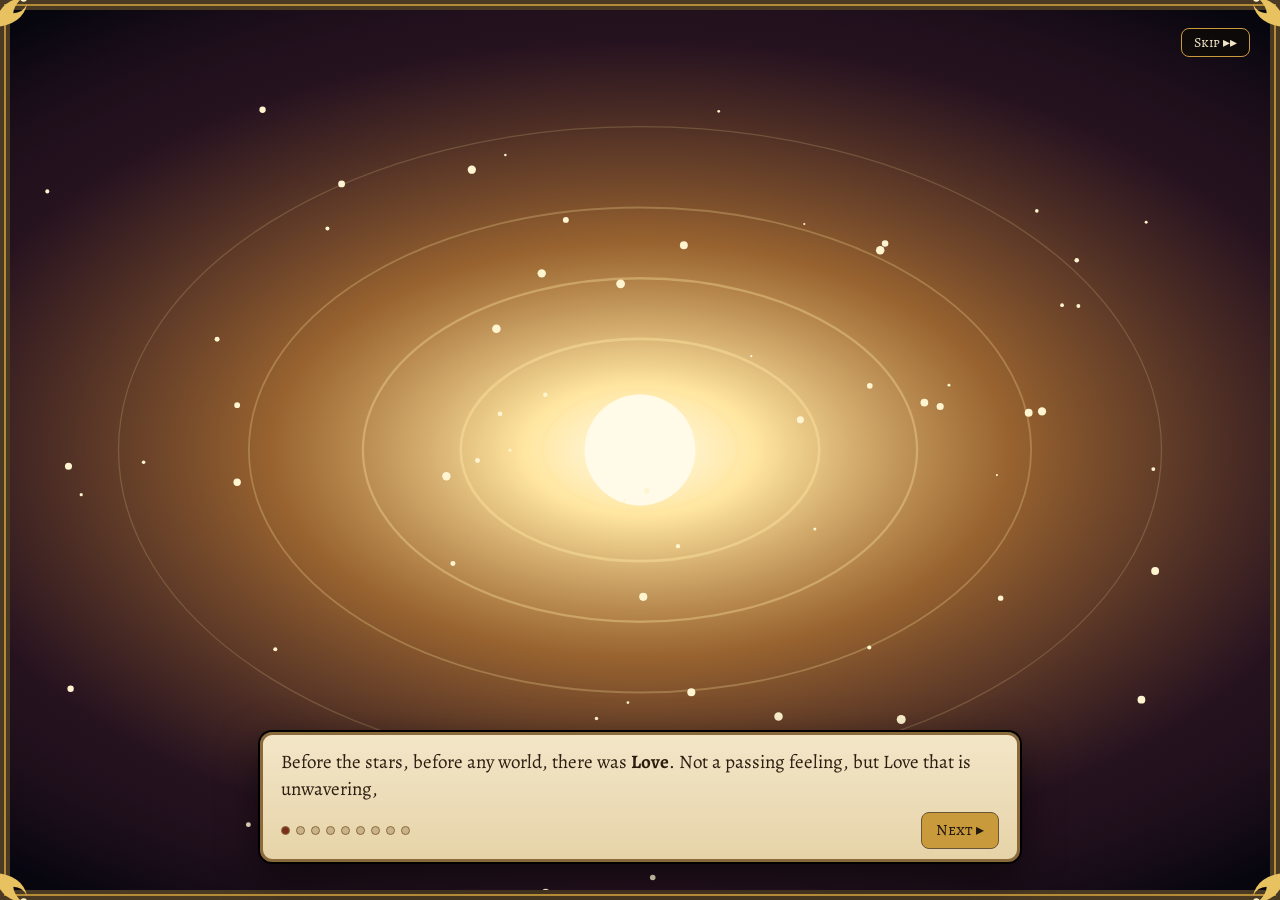
<file: tools/critquest/world-intro.html>
<!doctype html>
<html lang="en">
<head>
<meta charset="utf-8">
<meta name="viewport" content="width=device-width, initial-scale=1">
<title>Path of the Light Keeper Opening</title>
<link rel="preconnect" href="https://fonts.googleapis.com">
<link href="https://fonts.googleapis.com/css2?family=Cinzel:wght@500;900&family=Alegreya+SC:wght@500;700&family=Alegreya:ital,wght@0,400;0,600;1,400&display=swap" rel="stylesheet">
<style>
/* Same frame and parchment as farluck-adventure.html; a cinematic, so it keeps one warm night palette on purpose. */
:root{ --gold:#c99a3c; --parch:#f3e6c8; --parch2:#e6d3a8; --ink:#2b1d10; --frame:#4a3a24; }
*{box-sizing:border-box}
html,body{margin:0;height:100%;background:#0b0a12;color:var(--parch);font-family:Alegreya,Georgia,serif;overflow:hidden}
.frame{position:fixed;inset:0;border:10px solid var(--frame);box-shadow:inset 0 0 0 2px #000,inset 0 0 60px rgba(0,0,0,.7);background:#000}
.frame::before{content:"";position:absolute;inset:-6px;border:2px solid var(--gold);pointer-events:none;z-index:6;opacity:.85}
.corner{position:absolute;width:46px;height:46px;z-index:7;pointer-events:none}.corner svg{width:100%;height:100%}
.c-tl{left:-22px;top:-22px}.c-tr{right:-22px;top:-22px;transform:scaleX(-1)}.c-bl{left:-22px;bottom:-22px;transform:scaleY(-1)}.c-br{right:-22px;bottom:-22px;transform:scale(-1,-1)}
.scene{position:absolute;inset:0;opacity:0;transition:opacity 1.4s ease}
.scene.on{opacity:1}
.scene svg{position:absolute;inset:0;width:100%;height:100%;display:block}
.scene.on .drift{animation:drift 16s ease-out both}
@keyframes drift{from{transform:scale(1.08) translate(-1%,1%)}to{transform:scale(1) translate(0,0)}}
.drift{transform-origin:50% 50%;transform-box:view-box}
.tw{animation:tw 3s ease-in-out infinite}
@keyframes tw{50%{opacity:.25}}
.flick{animation:flick 1.6s ease-in-out infinite}
@keyframes flick{50%{opacity:.6}}
.streak{animation:streak 16s linear both}
@keyframes streak{from{transform:translate(-260px,140px)}to{transform:translate(60px,-30px)}}
.rise{animation:rise 6s ease-out both}
@keyframes rise{from{transform:translateY(30px);opacity:0}to{transform:none;opacity:1}}
.narr{position:absolute;left:50%;bottom:28px;transform:translateX(-50%);width:min(760px,90%);z-index:5;background:linear-gradient(var(--parch),var(--parch2));color:var(--ink);border:3px solid #8a6a3a;border-radius:12px;box-shadow:0 0 0 2px #000,0 14px 40px rgba(0,0,0,.6);padding:14px 18px 10px;font-size:19px;line-height:1.45;min-height:96px}
.narr p{margin:0 0 8px}
.narr .ctl{display:flex;justify-content:space-between;align-items:center;gap:10px;font-family:"Alegreya SC",serif}
.dots{display:flex;gap:6px}.dots i{width:9px;height:9px;border-radius:50%;background:#c9b38a;border:1px solid #8a6a3a}.dots i.on{background:#7a2e1c}
button{font:inherit;cursor:pointer}
.next{font-family:"Alegreya SC",serif;font-size:16px;background:#3a2e24;color:var(--parch);border:1px solid #6b5537;border-radius:8px;padding:6px 14px}
.next:hover,.next:focus-visible{background:var(--gold);color:#22170d;outline:none}
.skip{position:absolute;right:20px;top:18px;z-index:8;font-family:"Alegreya SC",serif;font-size:14px;background:rgba(15,10,6,.7);color:var(--parch);border:1px solid var(--gold);border-radius:8px;padding:4px 12px}
.title{position:absolute;inset:0;display:grid;place-items:center;z-index:4;text-align:center;pointer-events:none}
.title h1{font-family:"Alegreya SC",serif;font-size:clamp(44px,9vw,104px);margin:0;color:#ffe2a0;letter-spacing:.04em;text-shadow:0 0 30px rgba(255,200,90,.55),0 4px 0 #3a2410}
.title h1 small{display:block;font-size:.38em;letter-spacing:.18em;color:#f3e6c8;margin-bottom:-.1em}
@media (max-height:520px){.title h1{font-size:46px}.title p{font-size:14px}.title{transform:translateY(-5%)}}
.crest{position:relative;width:clamp(170px,34vh,330px);aspect-ratio:1;margin:0 auto -5vh;animation:breathe 7s ease-in-out infinite}
.crest img{position:absolute;inset:0;width:100%;height:100%;mix-blend-mode:screen}
.crest .d20{position:absolute;left:50%;top:50%;width:15%;transform:translate(-50%,-50%);filter:drop-shadow(0 0 6px #5fe3ff) drop-shadow(0 0 14px #3a78ff)}
.crule{display:flex;align-items:center;gap:10px;width:min(520px,60vw);margin:.45em auto 0}.crule i{flex:1;height:2px;box-shadow:0 0 10px #5fe3ff}.crule i:first-child{background:linear-gradient(90deg,transparent,#5fe3ff,#fff)}.crule i:last-child{background:linear-gradient(90deg,#fff,#5fe3ff,transparent)}.crule .rd20{position:static!important;inset:auto!important;flex:0 0 auto;width:34px;height:34px;filter:drop-shadow(0 0 5px #5fe3ff) drop-shadow(0 0 12px #3a78ff)}
@keyframes breathe{0%,100%{transform:scale(1)}50%{transform:scale(1.035)}}
.title h1{font-family:"Cinzel","Alegreya SC",Georgia,serif;font-weight:900;letter-spacing:.05em;background:linear-gradient(180deg,#fff6d8 0%,#f2d27a 45%,#b8862e 100%);-webkit-background-clip:text;background-clip:text;color:transparent;text-shadow:none;filter:drop-shadow(0 0 .18em rgba(255,214,120,.45)) drop-shadow(0 .05em 0 #3a2410)}
.title h1 small{font-weight:500;letter-spacing:.32em;-webkit-text-fill-color:#d6e8ff;color:#d6e8ff;margin-bottom:.15em}
@media (max-height:520px){.title{place-items:start center;padding-top:2vh;transform:none!important}.crest{width:84px;margin-bottom:-4px}.title h1{font-size:30px!important;line-height:1}.title h1 small{margin-bottom:.05em}.title p{font-size:13px;margin-top:0}.crule{width:56vw;margin-top:.15em}.crule .rd20{width:22px;height:22px}}
.title{place-items:start center;padding-top:3vh}.title h1{font-size:clamp(40px,min(7.4vw,11vh),92px)}
@media (prefers-reduced-motion:reduce){.crest{animation:none}}
.title p{margin:6px 0 0;font-size:clamp(16px,2.4vw,22px);color:#f3e6c8;font-style:italic}
.typed{white-space:pre-wrap}
@media (max-width:700px){ .frame{border-width:6px} .corner{width:30px;height:30px} .narr{font-size:16px;bottom:14px;padding:10px 12px 8px} }
@media (prefers-reduced-motion: reduce){ .scene.on .drift,.tw,.flick,.streak,.rise{animation:none} .scene{transition:none} }
</style>
</head>
<body>
<div class="frame" id="frame">
  <div class="corner c-tl"></div><div class="corner c-tr"></div><div class="corner c-bl"></div><div class="corner c-br"></div>
  <div id="scenes"></div>
  <button type="button" class="skip" id="skip">Skip ▸▸</button>
  <div class="narr" id="narr" aria-live="polite"><p class="typed" id="txt"></p><div class="ctl"><div class="dots" id="dots"></div><button type="button" class="next" id="next">Next ▸</button></div></div>
</div>
<script>
const SKIN={Leyf:"#7fa36a",Sapien:"#8a5e3c",Lizerus:"#8fae5a",Melkin:"#c9a0d8",Dimoneesh:"#8fa8d0"};
const ROLE_LOOK={Maverick:"#3f6b45",Brawler:"#8a4a2a",Champion:"#b08a2a","Soul Seer":"#5a4a8a",Whisper:"#2f3a4a"};
function shade(c,f){ const n=parseInt(c.slice(1),16); let r=n>>16,g=n>>8&255,b=n&255; r=Math.min(255,Math.round(r*f)); g=Math.min(255,Math.round(g*f)); b=Math.min(255,Math.round(b*f)); return "#"+((1<<24)|(r<<16)|(g<<8)|b).toString(16).slice(1); }
const OL="#1d140c";
function heroSVG(L){
  const lf=L.lf, role=L.role, sk=L.skin, skD=shade(sk,.72), skL=shade(sk,1.18);
  const cl=L.cloak, clD=shade(cl,.62), clL=shade(cl,1.3);
  const folk=role==="Folk", robe=role==="Soul Seer"||(folk&&lf==="Dimoneesh"), hooded=role==="Whisper"||role==="Soul Seer", armored=role==="Champion", brawl=role==="Brawler";
  const tun=folk?cl:armored?"#b9bcc6":brawl?"#6a4a2c":role==="Maverick"?"#7a5634":shade(cl,.8), tunD=shade(tun,.7);
  const hoof=lf==="Dimoneesh";
  const sw=`stroke="${OL}" stroke-width="1.6" stroke-linejoin="round"`;
  const leg=(id,x,dark)=>`<g id="${id}"><path d="M${x-4} -36 L${x+4} -36 L${x+4} -8 L${x-4} -8Z" fill="${dark?shade("#4a3a28",.75):"#4a3a28"}" ${sw}/>${hoof?`<path d="M${x-5} -9 h10 l1 9 h-12z" fill="#2a2420" ${sw}/><path d="M${x} -6 v6" stroke="#5a5048" stroke-width="1"/>`:`<path d="M${x-5} -12 h9 q6 0 7 8 v4 h-16z" fill="${dark?"#3a2616":"#5a3a1e"}" ${sw}/><path d="M${x-4} -10 h8" stroke="#8a6a3a" stroke-width="1.4"/>`}</g>`;
  // head per Lifeform (faces right)
  let head;
  if(lf==="Leyf") head=`<path d="M-8 -84 Q-12 -104 4 -106 Q20 -106 22 -92 Q24 -84 16 -80 L-4 -78Z" fill="${sk}" ${sw}/>
    <path d="M10 -86 Q20 -86 22 -90" stroke="${skD}" stroke-width="1.6" fill="none"/>
    <path d="M-4 -102 q6 -3 12 0 M-6 -96 q6 -3 12 0" stroke="${skD}" stroke-width="1.2" fill="none" opacity=".7"/>
    <ellipse cx="11" cy="-95" rx="4.2" ry="4.6" fill="#fff" ${sw}/><circle cx="12.5" cy="-95" r="2.4" fill="#1b140c"/><circle cx="13.3" cy="-96" r=".8" fill="#fff"/>
    <path d="M5 -101 Q12 -104 16 -99" fill="none" stroke="${skL}" stroke-width="2" opacity=".7"/>`;
  else if(lf==="Lizerus") head=`<path d="M-8 -82 Q-10 -102 4 -104 Q14 -104 18 -96 L30 -92 Q32 -86 26 -84 L6 -80Z" fill="${sk}" ${sw}/>
    <path d="M10 -103 Q4 -116 -6 -118 L-4 -110 Q-12 -114 -18 -108 L-13 -103 Q-20 -102 -22 -94 L-14 -93 Q-12 -100 -4 -104 Q2 -106 10 -103Z" fill="${shade(sk,.78)}" ${sw}/>
    <path d="M6 -105 L-4 -116 M0 -106 L-15 -109 M-6 -103 L-20 -96" stroke="${shade(sk,.5)}" stroke-width="1.3"/>
    <path d="M14 -86 L28 -87" stroke="${OL}" stroke-width="1.2"/><circle cx="27" cy="-91" r=".9" fill="${OL}"/>
    <ellipse cx="10" cy="-96" rx="3.4" ry="3" fill="#f2d23a" ${sw}/><rect x="9.6" y="-98.4" width="1.2" height="4.8" fill="#1b140c"/>
    ${[0,1,2].map(k=>`<circle cx="${-2+k*5}" cy="${-90+k%2*3}" r="1.3" fill="${skD}"/>`).join("")}`;
  else if(lf==="Sapien"){
    const locks=(ox,oy,sc)=>{ let d=`M${ox+11*sc} ${oy-13*sc}`; const pts=[[16,-6],[14,4],[17,12],[10,10],[11,20],[4,14],[2,24],[-4,16],[-8,24],[-11,14],[-17,18],[-16,6],[-20,2],[-16,-6],[-18,-14],[-12,-14],[-12,-22],[-4,-18],[-2,-26],[4,-18],[10,-22],[10,-14]];
      pts.forEach(([x,y])=>{ const a=Math.atan2(y,x), bx=Math.cos(a)*15, by=Math.sin(a)*17; x=bx+(x-bx)*.45; y=by+(y-by)*.45; d+=` L${(ox+x*sc).toFixed(1)} ${(oy+y*sc).toFixed(1)}`; }); return d+"Z"; };
    head=`<path d="${locks(1,-92,1.05)}" fill="${skD}" ${sw}/><path d="${locks(1.5,-93,.9)}" fill="${sk}"/>
    <path d="M5 -96 Q15 -98 19 -90 Q20 -82 12 -81 Q4 -82 5 -96Z" fill="${skL}" ${sw}/>
    <path d="M5 -100 q7 -4 13 -1" stroke="${skD}" stroke-width="3" stroke-linecap="round" fill="none"/>
    <circle cx="12" cy="-95" r="2" fill="#1b140c"/><circle cx="12.6" cy="-95.6" r=".7" fill="#fff"/>
    <ellipse cx="18" cy="-89" rx="2.4" ry="1.8" fill="#2a1a10"/><path d="M11 -84 q4 2 7 0" stroke="${OL}" stroke-width="1.3" fill="none"/>
    ${[[-10,-98],[-6,-104],[0,-108],[-12,-88],[-6,-86],[-2,-100],[2,-78],[-4,-76]].map(([x,y])=>`<path d="M${x} ${y} q2 5 0 10" stroke="${skL}" stroke-width="1.3" fill="none" opacity=".75"/>`).join("")}`; }
  else if(lf==="Melkin") head=`<path d="M-10 -86 Q-12 -106 4 -108 Q20 -106 20 -90 Q18 -78 4 -78 Q-8 -78 -10 -86Z" fill="${sk}" ${sw}/>
    <path d="M-6 -100 L-20 -112 L-4 -94Z" fill="${sk}" ${sw}/><path d="M-8 -100 L-16 -108" stroke="${skD}" stroke-width="2"/>
    <ellipse cx="11" cy="-94" rx="4.6" ry="5.4" fill="#fff" ${sw}/><circle cx="12.4" cy="-93.4" r="3" fill="#3a2a5a"/><circle cx="13.4" cy="-95" r="1" fill="#fff"/>
    <path d="M12 -84 q3 1 5 -1" stroke="${OL}" stroke-width="1.2" fill="none"/><circle cx="6" cy="-86" r="2.4" fill="#e88aa8" opacity=".5"/>`;
  else head=`<path d="M-10 -82 Q-12 -104 4 -106 Q20 -104 20 -90 Q20 -78 6 -77 Q-6 -76 -10 -82Z" fill="${sk}" ${sw}/>
    <path d="M-4 -102 Q-14 -114 -4 -120 Q-8 -112 2 -104Z" fill="#e8e0d0" ${sw}/><path d="M6 -105 Q4 -118 14 -120 Q8 -112 12 -104Z" fill="#e8e0d0" ${sw}/>
    <ellipse cx="12" cy="-93" rx="3.6" ry="3.2" fill="#e8f4ff" ${sw}/><circle cx="13" cy="-93" r="1.8" fill="#4a6aa8"/>
    <path d="M12 -84 q4 1 6 -1" stroke="${OL}" stroke-width="1.2" fill="none"/><path d="M-2 -98 q4 4 2 10" stroke="${skL}" stroke-width="2" fill="none" opacity=".6"/>`;
  const hood="";
  const mask="";
  const tail="";
  // body
  const cape=`<path d="M-12 -76 Q-30 -56 -30 -22 Q-22 -16 -14 -22 Q-10 -18 -4 -24 L4 -74Z" fill="${cl}" ${sw}/>
    <path d="M-20 -60 Q-24 -40 -22 -22 M-12 -58 Q-14 -40 -12 -24" stroke="${clD}" stroke-width="2" fill="none" opacity=".8"/>
    <path d="M-10 -74 Q-22 -60 -26 -40" stroke="${clL}" stroke-width="2" fill="none" opacity=".6"/>`;
  const folkWear=!folk?"":lf==="Sapien"?`<path d="M-8 -76 L-6 -36 M8 -76 L6 -36" stroke="#5a3a1e" stroke-width="3.5"/><rect x="-10" y="-58" width="20" height="22" rx="3" fill="#4a6a8a" ${sw}/><circle cx="-6" cy="-56" r="1.6" fill="#d8b04a"/><circle cx="6" cy="-56" r="1.6" fill="#d8b04a"/>`:lf==="Lizerus"?`<path d="M-10 -66 L12 -66 L14 -22 Q0 -18 -12 -22Z" fill="#e6d8b8" ${sw}/><path d="M-10 -66 Q0 -78 12 -66" stroke="#e6d8b8" stroke-width="2" fill="none"/><rect x="-4" y="-48" width="10" height="8" rx="2" fill="#c9b48a" ${sw}/>`:lf==="Leyf"?`<path d="M-12 -76 L14 -40" stroke="#4f7a2a" stroke-width="6" stroke-linecap="round"/>${[0,1,2].map(k=>`<path d="M${-8+k*8} ${-70+k*10} q6 -6 10 0 q-4 6 -10 0Z" fill="#7aaa3a" ${sw}/>`).join("")}`:lf==="Melkin"?`<path d="M-11 -64 L13 -64 L14 -30 Q0 -26 -12 -30Z" fill="#d88a5a" ${sw}/>${["#e84a4a","#4a8ae8","#e8c24a"].map((c,k)=>`<circle cx="${-6+k*6}" cy="${-50+k%2*4}" r="2" fill="${c}"/>`).join("")}`:`<path d="M-8 -76 L-2 -8 M10 -76 L6 -8" stroke="#d8b04a" stroke-width="3"/>`;
  const capeOut=folk?"":cape;
  const torso=robe?`<path d="M-12 -76 L14 -76 Q18 -40 20 -6 Q2 0 -16 -6 Q-16 -40 -12 -76Z" fill="${cl}" ${sw}/><path d="M2 -74 L4 -6" stroke="${clL}" stroke-width="2.5"/><path d="M-6 -60 Q-8 -30 -10 -8" stroke="${clD}" stroke-width="2" fill="none"/>`
    :`<path d="M-12 -76 L13 -76 Q16 -56 14 -32 L15 -26 Q0 -22 -14 -26 L-13 -32 Q-15 -56 -12 -76Z" fill="${tun}" ${sw}/>
    <path d="M6 -74 Q10 -54 9 -34" stroke="${shade(tun,1.3)}" stroke-width="3" fill="none" opacity=".6"/><path d="M-8 -72 Q-10 -52 -9 -34" stroke="${tunD}" stroke-width="3" fill="none" opacity=".6"/>
    ${armored?`<path d="M-11 -74 Q2 -66 13 -74 L12 -50 Q0 -44 -11 -50Z" fill="#d8dae2" ${sw}/><circle cx="1" cy="-60" r="4" fill="#e8b83a" ${sw}/>`:""}
    ${brawl?`<path d="M-14 -78 Q0 -70 16 -78 L14 -68 Q0 -62 -14 -68Z" fill="#8a6a3a" ${sw}/>${[-10,-4,2,8].map(x=>`<path d="M${x} -66 l2 6 l2 -6" fill="#8a6a3a" ${sw}/>`).join("")}`:""}
    <rect x="-14" y="-38" width="29" height="6" fill="#3a2414" ${sw}/><rect x="-1" y="-39" width="7" height="8" rx="1" fill="#d8b04a" ${sw}/>`;
  const furMantle=lf==="Sapien"?`<path d="M-15 -80 L-15 -70 L-12 -72 L-10 -67 L-6 -71 L-3 -66 L0 -71 L3 -67 L6 -72 L9 -68 L12 -73 L15 -70 L16 -80 Q0 -86 -15 -80Z" fill="${sk}" ${sw}/>`:"";
  const collar=lf==="Sapien"?furMantle:`<path d="M-13 -78 Q0 -70 15 -78 Q12 -84 0 -82 Q-10 -84 -13 -78Z" fill="${clD}" ${sw}/>`;
  const armBack=`<path d="M8 -72 Q14 -60 16 -48" stroke="${OL}" stroke-width="8.5" stroke-linecap="round" fill="none"/><path d="M8 -72 Q14 -60 16 -48" stroke="${shade(robe?cl:tun,.7)}" stroke-width="6" stroke-linecap="round" fill="none"/><circle cx="16.5" cy="-46" r="3.6" fill="${skD}" ${sw}/>`;
  const armFront=`<path d="M-2 -72 Q2 -56 12 -50" stroke="${OL}" stroke-width="9.5" stroke-linecap="round" fill="none"/><path d="M-2 -72 Q2 -56 12 -50" stroke="${robe?cl:brawl?sk:tun}" stroke-width="7" stroke-linecap="round" fill="none"/>${brawl?`<path d="M6 -54 l6 3" stroke="#e8e0cc" stroke-width="5"/>`:""}<circle cx="14" cy="-49" r="4.2" fill="${sk}" ${sw}/>${lf==="Sapien"?`<path d="M6 -56 l3 4 l1 -5 l3 5 l1 -4" stroke="${skD}" stroke-width="2" fill="none" stroke-linejoin="round"/>`:""}`;
  // role props, drawn in hand at (14,-49)
  let back="", front="";
  if(role==="Maverick"){ back=`<rect x="-16" y="-80" width="8" height="30" rx="2" fill="#6a4426" ${sw} transform="rotate(-18 -12 -65)"/>${[0,1,2].map(k=>`<path d="M${-16+k*3} -82 l-2 -9 M${-16+k*3} -91 l-2 3 m2 -3 l2 3" stroke="#e8e0cc" stroke-width="1.4" transform="rotate(-18 -12 -65)"/>`).join("")}`;
    front=`<path d="M22 -90 Q36 -50 22 -10" fill="none" stroke="${OL}" stroke-width="5" stroke-linecap="round"/><path d="M22 -90 Q36 -50 22 -10" fill="none" stroke="#9a6a34" stroke-width="3" stroke-linecap="round"/><line x1="22" y1="-90" x2="22" y2="-10" stroke="#efe6cc" stroke-width="1"/><path d="M28 -52 h6" stroke="#5a3a1e" stroke-width="4"/>`; }
  else if(role==="Champion"){ back=`<path d="M19 -50 L44 -86 L47 -84 L22 -47Z" fill="#e6e8f0" ${sw}/><path d="M21 -51 L45 -85" stroke="#fff" stroke-width="1"/><path d="M13 -52 L25 -42" stroke="#7a5a2a" stroke-width="4" stroke-linecap="round"/><circle cx="16" cy="-48" r="3" fill="${skD}" ${sw}/><circle cx="12" cy="-53" r="2.2" fill="#d8b04a" ${sw}/>`;
    front=`<path d="M8 -70 h22 v20 q-11 18 -22 0z" fill="#c9a03c" ${sw}/><circle cx="19" cy="-58" r="5.5" fill="#f2d86a" ${sw}/>${[0,45,90,135,180,225,270,315].map(a=>`<path d="M${(19+Math.cos(a*Math.PI/180)*6).toFixed(1)} ${(-58+Math.sin(a*Math.PI/180)*6).toFixed(1)} l${(Math.cos(a*Math.PI/180)*4).toFixed(1)} ${(Math.sin(a*Math.PI/180)*4).toFixed(1)}" stroke="#7a5a22" stroke-width="1.3"/>`).join("")}<path d="M10 -68 v14" stroke="#e8c868" stroke-width="1.5" opacity=".7"/>`; }
  else if(role==="Soul Seer"){ front=`<rect x="22" y="-82" width="4" height="82" rx="2" fill="#6b4a2a" ${sw}/><path d="M20 -82 q4 -6 8 0" fill="none" stroke="#6b4a2a" stroke-width="2.5"/><path d="M24 -94 l4.5 7 l-4.5 6 l-4.5 -6z" fill="#bfe4ff" ${sw}/><circle cx="24" cy="-87" r="9" fill="#bfe4ff" opacity=".25"/><circle cx="33" cy="-78" r="2.4" fill="#e8f6ff" opacity=".8"/><path d="M14 -49 L22 -50" stroke="${OL}" stroke-width="1"/>`; }
  else if(folk){ front=lf==="Dimoneesh"?`<rect x="8" y="-58" width="14" height="18" rx="2" fill="#7a2e1c" ${sw}/><path d="M10 -56 h10" stroke="#e8d8a8" stroke-width="1.5"/>`:lf==="Melkin"?`<path d="M12 -50 L26 -66" stroke="#8a5a2a" stroke-width="3" stroke-linecap="round"/><path d="M26 -66 l3 -5" stroke="#e84a4a" stroke-width="3.5" stroke-linecap="round"/>`:lf==="Sapien"?`<path d="M4 -48 h22 l-3 12 h-16z" fill="#a8763a" ${sw}/><circle cx="10" cy="-50" r="3.5" fill="#e85a3a" ${sw}/><circle cx="18" cy="-50" r="3.5" fill="#f2a63a" ${sw}/>`:""; }
  else if(role==="Whisper"){ back=`<path d="M-14 -40 q-6 -6 0 -12 q6 -6 12 0" fill="none" stroke="#a88a5a" stroke-width="3"/>`;
    front=`<path d="M16 -52 L32 -66 L34 -63 L19 -49Z" fill="#d8dae4" ${sw}/><path d="M12 -52 l6 4" stroke="#3a2414" stroke-width="4"/><path d="M14 -42 L22 -26 L19 -25 L12 -40Z" fill="#c8cad4" ${sw}/>`; }
  else { front=`<circle cx="14" cy="-49" r="6" fill="${sk}" ${sw}/><path d="M9 -52 h10 M9 -48 h10" stroke="#e8e0cc" stroke-width="2"/>${[0,1,2].map(k=>`<path d="M${11+k*3} -55 l1 -4 l1 4" fill="#c8c8d0" ${sw}/>`).join("")}`; }
  return `<g id="heroInner"><g transform="scale(${L.size})">
   <ellipse cx="0" cy="0" rx="24" ry="6.5" fill="rgba(0,0,0,.35)"/>
   ${capeOut}${tail}${back}${armBack}
   <g id="legs">${leg("legR",4,true)}${leg("legL",-5,false)}</g>
   ${torso}${folkWear}${collar}${hood}${head}${mask}${armFront}${front}
  </g></g>`;
}
function cecilArt(x,y){ const sw=`stroke="${OL}" stroke-width="1.6" stroke-linejoin="round"`; return `<g transform="translate(${x} ${y}) scale(-1 1)"><ellipse cx="0" cy="0" rx="24" ry="6.5" fill="rgba(0,0,0,.3)"/>
  <path d="M26 -10 L34 -112" stroke="${OL}" stroke-width="5"/><path d="M26 -10 L34 -112" stroke="#8a6a3a" stroke-width="3"/><path d="M24 -112 h20 l-2 10 h-16z" fill="#8a8a92" ${sw}/>
  <path d="M-9 -36 h8 v28 h-8z M2 -36 h8 v28 h-8z" fill="#3e5a7a" ${sw}/><path d="M-11 -10 h10 q4 0 4 6 v4 h-14z M1 -10 h10 q4 0 4 6 v4 h-14z" fill="#4a2e18" ${sw}/>
  <path d="M-15 -78 Q-18 -56 -15 -34 L15 -34 Q18 -56 15 -78 Q0 -84 -15 -78Z" fill="#b84a3a" ${sw}/>
  <path d="M-15 -66 h30 M-15 -54 h30 M-6 -80 v46 M6 -80 v46" stroke="#7a2a20" stroke-width="1.6" opacity=".7"/>
  <path d="M-12 -62 h24 v26 h-24z" fill="#4f6f8f" ${sw}/><path d="M-10 -62 L-12 -80 M10 -62 L12 -80" stroke="#4f6f8f" stroke-width="4"/><rect x="-5" y="-56" width="10" height="7" fill="#3e5a7a" ${sw}/><circle cx="-8" cy="-60" r="1.6" fill="#d8b04a"/><circle cx="8" cy="-60" r="1.6" fill="#d8b04a"/>
  <path d="M12 -74 Q22 -60 26 -50" stroke="${OL}" stroke-width="9" stroke-linecap="round" fill="none"/><path d="M12 -74 Q22 -60 26 -50" stroke="#b84a3a" stroke-width="6.5" stroke-linecap="round" fill="none"/><circle cx="27" cy="-48" r="4" fill="#8a5a3a" ${sw}/>
  <path d="M-12 -82 Q-14 -104 2 -106 Q16 -104 15 -88 Q14 -78 2 -78 Q-10 -78 -12 -82Z" fill="#8a5a3a" ${sw}/>
  <path d="M-8 -86 Q2 -66 14 -86 Q10 -80 2 -80 Q-4 -80 -8 -86Z" fill="#eeeae2" ${sw}/><path d="M-4 -88 q6 -3 12 0" stroke="#eeeae2" stroke-width="3" stroke-linecap="round"/>
  <circle cx="-3" cy="-94" r="1.6" fill="#1b140c"/><circle cx="8" cy="-94" r="1.6" fill="#1b140c"/><path d="M-6 -98 q3 -2 6 0 M5 -98 q3 -2 6 0" stroke="#eeeae2" stroke-width="1.6" fill="none"/><circle cx="2" cy="-90" r="2.6" fill="#6e4228"/>
  <ellipse cx="2" cy="-102" rx="26" ry="6" fill="#d8b65a" ${sw}/><path d="M-11 -102 Q-10 -120 2 -120 Q14 -120 15 -102Z" fill="#e2c46a" ${sw}/><path d="M-11 -106 h26" stroke="#8a3a2a" stroke-width="3"/>
  <path d="M-20 -101 l4 2 M-10 -98 l2 3 M14 -98 l-1 3 M24 -101 l-4 2" stroke="#a8863a" stroke-width="1.2"/></g>`; }
function gremlinArt(x,y){ const sw=`stroke="#1e2a0c" stroke-width="1.5" stroke-linejoin="round"`; return `<g transform="translate(${x} ${y})"><ellipse cx="0" cy="0" rx="13" ry="3.5" fill="rgba(0,0,0,.3)"/>
  <path d="M-6 -2 l-3 2 M-4 -2 l0 2 M5 -2 l3 2 M3 -2 l0 2" stroke="#1e2a0c" stroke-width="1.4"/>
  <path d="M-10 -1 Q-13 -16 -6 -22 Q0 -26 6 -22 Q13 -16 10 -1Z" fill="#5f8a2e" ${sw}/><path d="M-4 -4 Q-6 -14 0 -18" stroke="#8fbf4e" stroke-width="2" fill="none"/>
  <circle cx="-5" cy="-10" r="1.6" fill="#a8c84a"/><circle cx="5" cy="-6" r="1.3" fill="#a8c84a"/><circle cx="2" cy="-14" r="1.1" fill="#7a4a8a"/>
  <path d="M-7 -20 L-20 -30 L-9 -16Z M7 -20 L20 -30 L9 -16Z" fill="#6f9a3a" ${sw}/><path d="M-8 -20 L-16 -26 M8 -20 L16 -26" stroke="#c87a8a" stroke-width="1.5"/>
  <ellipse cx="-3.5" cy="-17" rx="2.6" ry="3" fill="#ffe24a" ${sw}/><ellipse cx="3.5" cy="-17" rx="2.6" ry="3" fill="#ffe24a" ${sw}/><circle cx="-3" cy="-16.5" r="1" fill="#1e2a0c"/><circle cx="4" cy="-16.5" r="1" fill="#1e2a0c"/>
  <path d="M-4 -11 Q0 -8 4 -11" fill="#3a1a14" ${sw}/><path d="M-2 -10.5 l1 2 l1 -2 M1 -10.5 l1 2 l1 -2" fill="#fff"/>
  <path d="M-10 -10 l-6 4 l2 -1 l-1 3 M10 -10 l6 4 l-2 -1 l1 3" stroke="#5f8a2e" stroke-width="3" fill="none" stroke-linecap="round"/></g>`; }

/* ---------- the opening: Talus, the Legion, the Comet, the Light Keepers ---------- */
const $=id=>document.getElementById(id);
const EMBED=parent!==window;
function rnd(seed){ let a=seed>>>0; return ()=>{ a|=0; a=a+0x6D2B79F5|0; let t=Math.imul(a^a>>>15,1|a); t=t+Math.imul(t^t>>>7,61|t)^t; return ((t^t>>>14)>>>0)/4294967296; }; }
function stars(seed,n,y1){ const r=rnd(seed); let g=""; for(let i=0;i<n;i++){ const x=r()*960,y=r()*(y1||540),s=r()*1.6+.4; g+=`<circle cx="${x.toFixed(1)}" cy="${y.toFixed(1)}" r="${s.toFixed(2)}" fill="#fff" ${r()<.3?`class="tw" style="animation-delay:${(r()*3).toFixed(2)}s"`:""} opacity="${(.4+r()*.6).toFixed(2)}"/>`; } return g; }
function hillsP(y,amp,seed){ const r=rnd(seed); let d=`M0 ${y}`; for(let x=0;x<=960;x+=120) d+=` Q${x+60} ${y-amp*r()} ${x+120} ${y-amp*.3*r()}`; return d+" V540 H0Z"; }
const FOLK_CLOTH={Sapien:"#7a8a5a",Lizerus:"#5a6a8a",Leyf:"#8a6a3a",Dimoneesh:"#3f5a7a",Melkin:"#6a8a9a"};
const L=(lf,role)=>({lf,role,skin:SKIN[lf],cloak:role==="Folk"?FOLK_CLOTH[lf]:ROLE_LOOK[role],size:lf==="Melkin"?.62:lf==="Dimoneesh"?.9:1});
function redCloak(x,y,s,face){ return `<g transform="translate(${x} ${y}) scale(${face*s} ${s})"><ellipse cx="0" cy="0" rx="20" ry="5" fill="#000" opacity=".35"/><path d="M-16 0 Q-20 -60 -4 -96 Q8 -104 16 -92 Q22 -60 18 0Z" fill="#7a1410" stroke="#1d0806" stroke-width="2"/><path d="M-4 -96 Q8 -104 16 -92 Q14 -80 4 -80 Q-4 -82 -4 -96Z" fill="#1a0a08"/><circle cx="9" cy="-88" r="1.6" fill="#ff5a3a" class="flick"/><path d="M-10 -60 Q-12 -30 -10 0 M6 -70 Q8 -36 8 0" stroke="#4a0c08" stroke-width="2" fill="none"/></g>`; }
function castleOnRock(x,y,s){ return `<g transform="translate(${x} ${y}) scale(${s})">
  <path d="M-90 10 Q-60 60 0 70 Q60 62 96 8 Q40 -4 -90 10Z" fill="#3a3448" stroke="#14111c" stroke-width="2"/>
  <path d="M-70 10 L-70 -40 L-58 -40 L-58 -52 L-46 -52 L-46 -40 L-30 -40 L-30 -70 L-14 -84 L2 -70 L2 -40 L22 -40 L22 -58 L34 -58 L34 -40 L60 -40 L60 -60 L74 -72 L88 -60 L88 10Z" fill="#5a5470" stroke="#14111c" stroke-width="2"/>
  ${[[-50,-24],[-20,-50],[-8,-20],[28,-24],[70,-40],[48,-14]].map(([a,b])=>`<rect x="${a}" y="${b}" width="6" height="10" rx="3" fill="#ffd27a" class="flick" style="animation-delay:${(a+90)/90}s"/>`).join("")}
  <path d="M-14 -84 L-14 -100 L0 -96 L-14 -92" fill="#c99a3c"/><path d="M74 -72 L74 -86 L86 -82 L74 -78" fill="#c99a3c"/></g>`; }
function dragon(x,y,s){ return `<g transform="translate(${x} ${y}) scale(${s})">
  <path d="M0 0 Q-120 -120 -330 -90 Q-240 -60 -220 -10 Q-170 -40 -140 0 Q-110 -30 -80 10 Q-50 -10 -20 20Z" fill="#0c0808" stroke="#3a0a08" stroke-width="3"/>
  <path d="M0 0 Q120 -120 330 -90 Q240 -60 220 -10 Q170 -40 140 0 Q110 -30 80 10 Q50 -10 20 20Z" fill="#0c0808" stroke="#3a0a08" stroke-width="3"/>
  <path d="M-30 10 Q0 -40 30 10 Q24 80 0 110 Q-24 80 -30 10Z" fill="#120a0a" stroke="#3a0a08" stroke-width="3"/>
  <path d="M-16 -18 Q0 -70 16 -18 Q8 -6 0 -4 Q-8 -6 -16 -18Z" fill="#120a0a" stroke="#3a0a08" stroke-width="3"/>
  <path d="M-12 -40 L-26 -66 L-8 -48 M12 -40 L26 -66 L8 -48" stroke="#2a0a08" stroke-width="5" fill="none"/>
  <path d="M-9 -30 l6 3 M9 -30 l-6 3" stroke="#ff3a1a" stroke-width="4" stroke-linecap="round" class="flick"/>
  <path d="M-200 -70 L-150 -20 M-120 -60 L-100 -10 M200 -70 L150 -20 M120 -60 L100 -10" stroke="#5a0e08" stroke-width="2" opacity=".8"/>
  <path d="M-10 30 L0 60 L10 30" stroke="#ff4a1a" stroke-width="2" fill="none" opacity=".6" class="flick"/></g>`; }
const SC=[
 { t:"Before the stars, before any world, there was <b>Love</b>. Not a passing feeling, but Love that is unwavering, unconditional and unending. Everything was made from it.",
   art:()=>{ const r=rnd(41); let motes=""; for(let i=0;i<70;i++){ const a=r()*Math.PI*2, d=40+r()*420, x=480+Math.cos(a)*d, y=270+Math.sin(a)*d*.62; motes+=`<circle cx="${x.toFixed(1)}" cy="${y.toFixed(1)}" r="${(r()*2.2+.6).toFixed(2)}" fill="#fff4d0" class="tw" style="animation-delay:${(r()*3).toFixed(2)}s"/>`; }
   return `<defs><radialGradient id="lv" cx=".5" cy=".5" r=".62"><stop offset="0" stop-color="#fffbe8"/><stop offset=".12" stop-color="#ffe6a0"/><stop offset=".38" stop-color="#c9823a" stop-opacity=".75"/><stop offset=".75" stop-color="#3a1a2a" stop-opacity=".6"/><stop offset="1" stop-color="#07060f"/></radialGradient></defs>
   <rect width="960" height="540" fill="#07060f"/><rect width="960" height="540" fill="url(#lv)"/>
   <g class="drift">${[60,110,170,240,320].map((rr,i)=>`<ellipse cx="480" cy="270" rx="${rr}" ry="${rr*.62}" fill="none" stroke="#ffe6a0" stroke-width="${2-i*.3}" opacity="${.5-i*.08}" class="flick" style="animation-delay:${i*.5}s"/>`).join("")}
   <circle cx="480" cy="270" r="34" fill="#fffbe8"/>${motes}</g>`; } },
 { t:"A spark of that Love lives in every being, on trillions of worlds. Each spark sees the universe in its own way, and each one is finding its way back home to the Love that made it.",
   art:()=>{ const r=rnd(57); let w="", th=""; for(let i=0;i<46;i++){ const x=r()*960, y=r()*540; if(Math.hypot(x-480,y-270)<70) continue; th+=`<path d="M${x.toFixed(0)} ${y.toFixed(0)} Q${((x+480)/2+(r()-.5)*120).toFixed(0)} ${((y+270)/2+(r()-.5)*120).toFixed(0)} 480 270" stroke="#ffd98a" stroke-width=".8" fill="none" opacity=".22"/>`; w+=`<circle cx="${x.toFixed(1)}" cy="${y.toFixed(1)}" r="${(r()*3+2).toFixed(1)}" fill="${["#7fc8ff","#9fd27a","#f2a65a","#c9a0d8","#ffe6a0"][i%5]}" opacity=".9"/><circle cx="${x.toFixed(1)}" cy="${y.toFixed(1)}" r="1.2" fill="#fff" class="tw" style="animation-delay:${(r()*3).toFixed(2)}s"/>`; }
   return `<rect width="960" height="540" fill="#06060e"/>${stars(61,180)}<g class="drift">${th}
   <circle cx="480" cy="270" r="90" fill="#ffe6a0" opacity=".12"/><circle cx="480" cy="270" r="46" fill="#ffe6a0" opacity=".25"/><circle cx="480" cy="270" r="18" fill="#fffbe8"/>${w}</g>`; } },
 { t:"One of those worlds turns far out in the Nebrom system: a moon of forests and farms, old stone roads and singing rivers. Its people call it <b>Talus</b>.",
   art:()=>`<rect width="960" height="540" fill="#070816"/>${stars(3,220)}
   <g class="drift"><defs><radialGradient id="atm" cx=".5" cy=".5" r=".5"><stop offset=".86" stop-color="#7fc8ff" stop-opacity="0"/><stop offset=".95" stop-color="#7fc8ff" stop-opacity=".55"/><stop offset="1" stop-color="#7fc8ff" stop-opacity="0"/></radialGradient>
   <radialGradient id="sea" cx=".35" cy=".3" r=".8"><stop offset="0" stop-color="#4f9ad0"/><stop offset=".7" stop-color="#1f4f88"/><stop offset="1" stop-color="#0a1c3a"/></radialGradient>
   <clipPath id="pc"><circle cx="640" cy="330" r="200"/></clipPath></defs>
   <circle cx="640" cy="330" r="228" fill="url(#atm)"/><circle cx="640" cy="330" r="200" fill="url(#sea)"/>
   <g clip-path="url(#pc)" opacity=".95"><path d="M470 250 Q520 190 600 210 Q650 230 640 280 Q600 320 560 300 Q500 330 470 290Z" fill="#5f8a3a"/><path d="M660 360 Q720 320 790 350 Q820 400 770 440 Q700 460 670 420Z" fill="#6f9a44"/><path d="M560 380 Q600 370 610 410 Q590 450 550 430Z" fill="#8a7a44"/><path d="M700 200 Q760 190 800 230 Q780 260 730 250Z" fill="#7a9a4a"/>
   <path d="M440 300 Q560 280 700 300 T860 290" stroke="#fff" stroke-width="14" opacity=".25" fill="none"/><path d="M420 380 Q560 360 860 390" stroke="#fff" stroke-width="10" opacity=".2" fill="none"/>
   <circle cx="760" cy="420" r="210" fill="#000" opacity=".45"/></g>
   <circle cx="230" cy="150" r="26" fill="#d8d4c8"/><circle cx="222" cy="144" r="6" fill="#b8b4a8"/><circle cx="238" cy="158" r="4" fill="#b8b4a8"/></g>` },
 { t:"Five peoples share Talus: the Sapien, the Leyf, the Lizerus, the Melkin and the Dimoneesh. Some plant, some trade, some guard the roads, and each carries that same spark of Love.",
   art:()=>`<defs><linearGradient id="sk2" x1="0" y1="0" x2="0" y2="1"><stop offset="0" stop-color="#f2a65a"/><stop offset=".6" stop-color="#ffd9a0"/><stop offset="1" stop-color="#fbe7c0"/></linearGradient></defs>
   <rect width="960" height="540" fill="url(#sk2)"/><circle cx="760" cy="170" r="70" fill="#fff1c8" opacity=".9"/>
   <g class="drift"><path d="${hillsP(300,60,5)}" fill="#c99a6a" opacity=".55"/><path d="${hillsP(350,50,9)}" fill="#8aa05a"/><path d="M0 370 Q480 340 960 370 V540 H0Z" fill="#6f8a3e"/>
   <g transform="translate(150 300) scale(.5)"><rect x="-40" y="-50" width="80" height="50" fill="#b8844a" stroke="#3a2412" stroke-width="3"/><path d="M-50 -48 L0 -86 L50 -48Z" fill="#9a4a2c" stroke="#3a1a0c" stroke-width="3"/><rect x="-8" y="-28" width="16" height="28" fill="#3b2a1a"/></g>
   ${[["Sapien","Folk",250],["Leyf","Folk",370],["Lizerus","Folk",490],["Melkin","Folk",600],["Dimoneesh","Folk",710]].map(([lf,ro,x],i)=>`<g class="rise" style="animation-delay:${.3+i*.35}s"><g transform="translate(${x} 385) scale(1.25)">${heroSVG(L(lf,ro))}</g></g>`).join("")}</g>` },
 { t:"But Love can be forgotten. Figures in <b>red cloaks</b> now walk the roads at dusk, and no one knows whom they serve. Where they pass, a cold <b>Fear</b> settles in. Good folk forget the spark inside them and stop helping one another.",
   art:()=>`<defs><linearGradient id="sk3" x1="0" y1="0" x2="0" y2="1"><stop offset="0" stop-color="#2a2440"/><stop offset=".7" stop-color="#7a4a5a"/><stop offset="1" stop-color="#c06a4a"/></linearGradient></defs>
   <rect width="960" height="540" fill="url(#sk3)"/>${stars(7,60,220)}
   <g class="drift"><path d="${hillsP(330,70,11)}" fill="#3a2f3a"/><path d="M0 410 Q480 380 960 410 V540 H0Z" fill="#2a2228"/>
   <path d="M330 540 Q440 400 500 350 Q560 320 620 310" stroke="#5a4848" stroke-width="40" fill="none" opacity=".7"/>
   ${redCloak(430,390,1.2,1)}${redCloak(530,350,.9,1)}${redCloak(600,320,.7,-1)}
   <rect width="960" height="540" fill="#0a0812" opacity=".18"/></g>` },
 { t:"The Fear comes from the <b>Legion of Starvos</b>. They want to call down Starvos, the death dragon, to burn Talus away. Their Fear tore open a <b>Fear Rift</b>, and Talus's Celestial Guardians fell silent. Many who stood against the Legion passed on.",
   art:()=>`<defs><radialGradient id="fire" cx=".5" cy="1" r=".9"><stop offset="0" stop-color="#ff7a2a"/><stop offset=".45" stop-color="#8a1a10"/><stop offset="1" stop-color="#140608"/></radialGradient></defs>
   <rect width="960" height="540" fill="url(#fire)"/>
   <g class="drift">${dragon(480,230,1.1)}
   <path d="M0 470 L60 430 L120 460 L200 410 L280 450 L360 420 L440 455 L520 415 L600 450 L700 410 L800 455 L880 425 L960 450 V540 H0Z" fill="#0c0606"/>
   ${[80,230,380,520,690,850].map((x,i)=>`<path d="M${x} 460 q-10 -30 4 -50 q4 20 14 26 q8 -24 -2 -44 q24 20 16 60Z" fill="#ff8a2a" opacity=".8" class="flick" style="animation-delay:${i*.27}s"/>`).join("")}</g>` },
 { t:"Love never forces, so the Celestials will not reach down and fix it. Free will must stay free. But high above, a <b>comet</b> circles Talus, and on it stands a tired old stone castle.",
   art:()=>`<rect width="960" height="540" fill="#05060f"/>${stars(13,240)}
   <g class="drift"><circle cx="840" cy="560" r="230" fill="#1f4f88" opacity=".9"/><circle cx="840" cy="560" r="236" fill="none" stroke="#7fc8ff" stroke-width="6" opacity=".35"/>
   <g class="streak"><path d="M380 230 Q200 260 -40 350 L-40 400 Q220 310 400 260Z" fill="#bfe4ff" opacity=".25"/><path d="M380 236 Q240 260 40 330" stroke="#e8f6ff" stroke-width="3" opacity=".5" fill="none"/>
   ${castleOnRock(440,230,1)}</g></g>` },
 { t:"Those who pass on while doing good wake up there, on the <b>Castle Comet</b>. They choose a new self and go back down to carry Love where Fear has taken root, and to wake the silent Guardians. They are the <b>Light Keepers</b>.",
   art:()=>`<defs><radialGradient id="lk" cx=".5" cy=".55" r=".6"><stop offset="0" stop-color="#fff2c8"/><stop offset=".35" stop-color="#e8b85a"/><stop offset="1" stop-color="#1a1208"/></radialGradient></defs>
   <rect width="960" height="540" fill="url(#lk)"/>
   <g class="drift">${[-60,-20,20,60].map((a,i)=>`<path d="M480 300 L${480+Math.sin(a*Math.PI/180)*700} -40 L${480+Math.sin((a+10)*Math.PI/180)*700} -40Z" fill="#fff8e0" opacity=".18" class="flick" style="animation-delay:${i*.4}s"/>`).join("")}
   <ellipse cx="480" cy="385" rx="200" ry="26" fill="#000" opacity=".25"/>
   <g class="rise"><g transform="translate(480 385) scale(2)">${heroSVG(L("Leyf","Maverick"))}</g></g>
   ${[[400,250],[560,230],[440,180],[530,320]].map(([x,y],i)=>`<circle cx="${x}" cy="${y}" r="4" fill="#fff" class="tw" style="animation-delay:${i*.6}s"/>`).join("")}</g>` },
 { t:"Your story begins before all that, with the life you lived on Talus. Who were you?", title:true,
   art:()=>`<defs><radialGradient id="tsky" cx=".5" cy=".4" r=".75"><stop offset="0" stop-color="#13235a"/><stop offset=".5" stop-color="#0b1230"/><stop offset="1" stop-color="#060914"/></radialGradient></defs><rect width="960" height="540" fill="url(#tsky)"/>${stars(21,200)}` }
];
let at=-1, typing=null;
function corner(){ return `<svg viewBox="0 0 40 40"><path d="M6 34 Q8 12 30 8 Q22 16 22 22 Q30 22 34 14 Q30 32 6 34Z" fill="#e8c260"/><circle cx="31" cy="9" r="3" fill="#fff2c8"/></svg>`; }
document.querySelectorAll(".corner").forEach(c=>c.innerHTML=corner());
$("scenes").innerHTML=SC.map((s,i)=>`<div class="scene" id="sc${i}"><svg viewBox="0 0 960 540" preserveAspectRatio="xMidYMid slice" aria-hidden="true"></svg>${s.title?`<div class="title"><div><div class="crest"><img src="art/lb-mandala.png" alt=""></div><h1><small>Path of the</small>Light Keeper</h1><span class="crule"><i></i><svg class="rd20" viewBox="-50 -50 100 100" aria-hidden="true"><polygon points="0,-46 40,-23 40,23 0,46 -40,23 -40,-23" fill="rgba(10,30,80,.6)" stroke="#f4fbff" stroke-width="4" stroke-linejoin="round"/><g stroke="#bfefff" stroke-width="2.4" stroke-linejoin="round" fill="none"><polygon points="0,-24 21,13 -21,13"/><path d="M0 -24 L0 -46 M0 -24 L-40 -23 M0 -24 L40 -23 M-21 13 L-40 -23 M-21 13 L-40 23 M-21 13 L0 46 M21 13 L40 -23 M21 13 L40 23 M21 13 L0 46"/></g><text x="0" y="8" text-anchor="middle" font-family="Cinzel,Georgia,serif" font-weight="900" font-size="18" fill="#ffffff">20</text></svg><i></i></span><p>A tale on Talus</p></div></div>`:""}</div>`).join("");
$("dots").innerHTML=SC.map(()=>"<i></i>").join("");
function type(html){ clearInterval(typing); const el=$("txt"); const plain=html; let n=0; const tmp=document.createElement("div"); tmp.innerHTML=plain; const total=tmp.textContent.length;
  if(matchMedia("(prefers-reduced-motion: reduce)").matches){ el.innerHTML=plain; return; }
  typing=setInterval(()=>{ n+=2; if(n>=total){ clearInterval(typing); typing=null; el.innerHTML=plain; return; } el.innerHTML=cut(plain,n); },28); }
function cut(html,n){ let out="",c=0,i=0; while(i<html.length&&c<n){ if(html[i]==="<"){ const j=html.indexOf(">",i); out+=html.slice(i,j+1); i=j+1; } else { out+=html[i++]; c++; } } return out.replace(/<b>([^<]*)$/,"<b>$1</b>"); }
function show(i){
  if(i>=SC.length) return done();
  if(at>=0) $("sc"+at).classList.remove("on");
  at=i; const sc=$("sc"+i), svg=sc.querySelector("svg"); svg.innerHTML=SC[i].art(); void sc.offsetWidth; sc.classList.add("on");
  type(SC[i].t);
  document.querySelectorAll("#dots i").forEach((d,k)=>d.classList.toggle("on",k===i));
  $("next").textContent=i===SC.length-1?"Create your past ▸":"Next ▸";
}
function advance(){ if(typing){ clearInterval(typing); typing=null; $("txt").innerHTML=SC[at].t; return; } show(at+1); }
function done(){ if(EMBED) parent.postMessage({type:"cq-intro-done"},"*"); else location.href="castle-comet.html"; }
$("next").onclick=advance; $("skip").onclick=done;
addEventListener("keydown",e=>{ if(e.key===" "||e.key==="Enter"||e.key==="ArrowRight"){ if(document.activeElement===$("skip")) return; e.preventDefault(); advance(); } if(e.key==="Escape") done(); });
show(0); $("next").focus();
</script>
</body>
</html>
</file>
